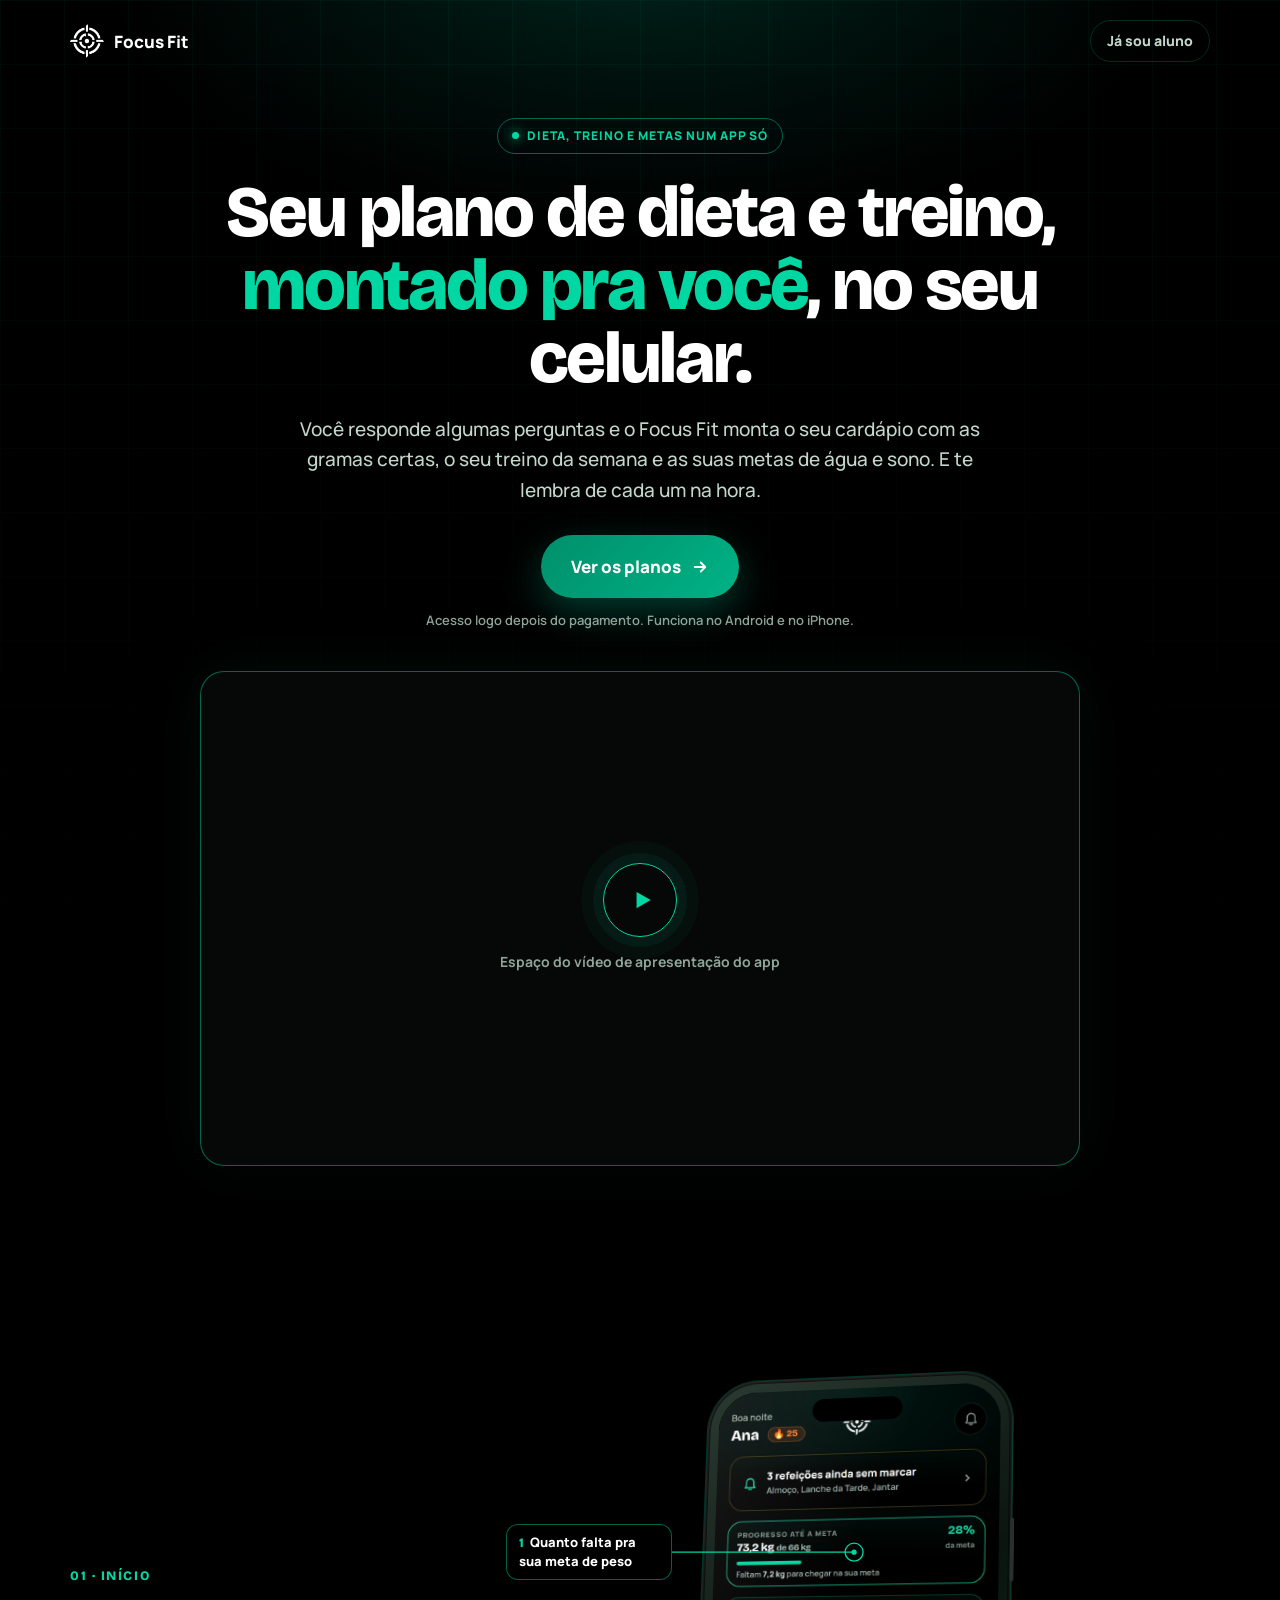
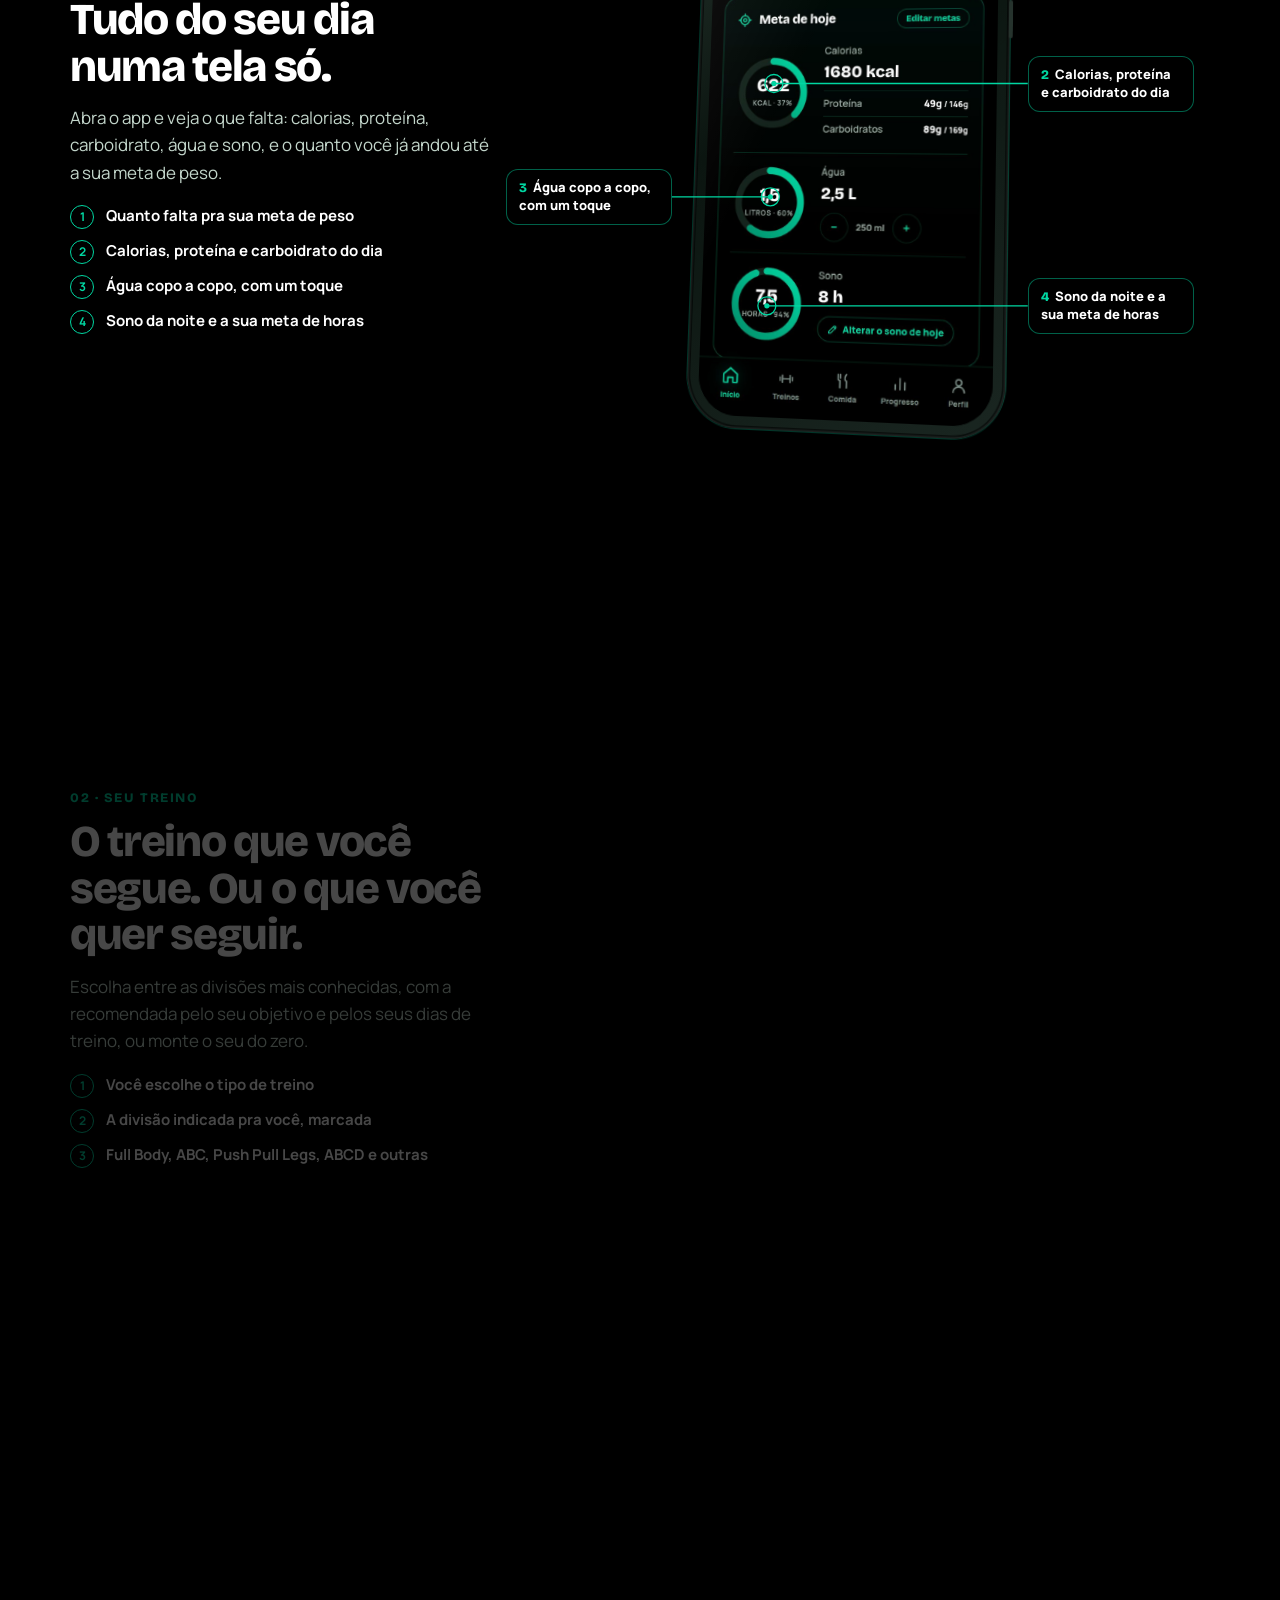
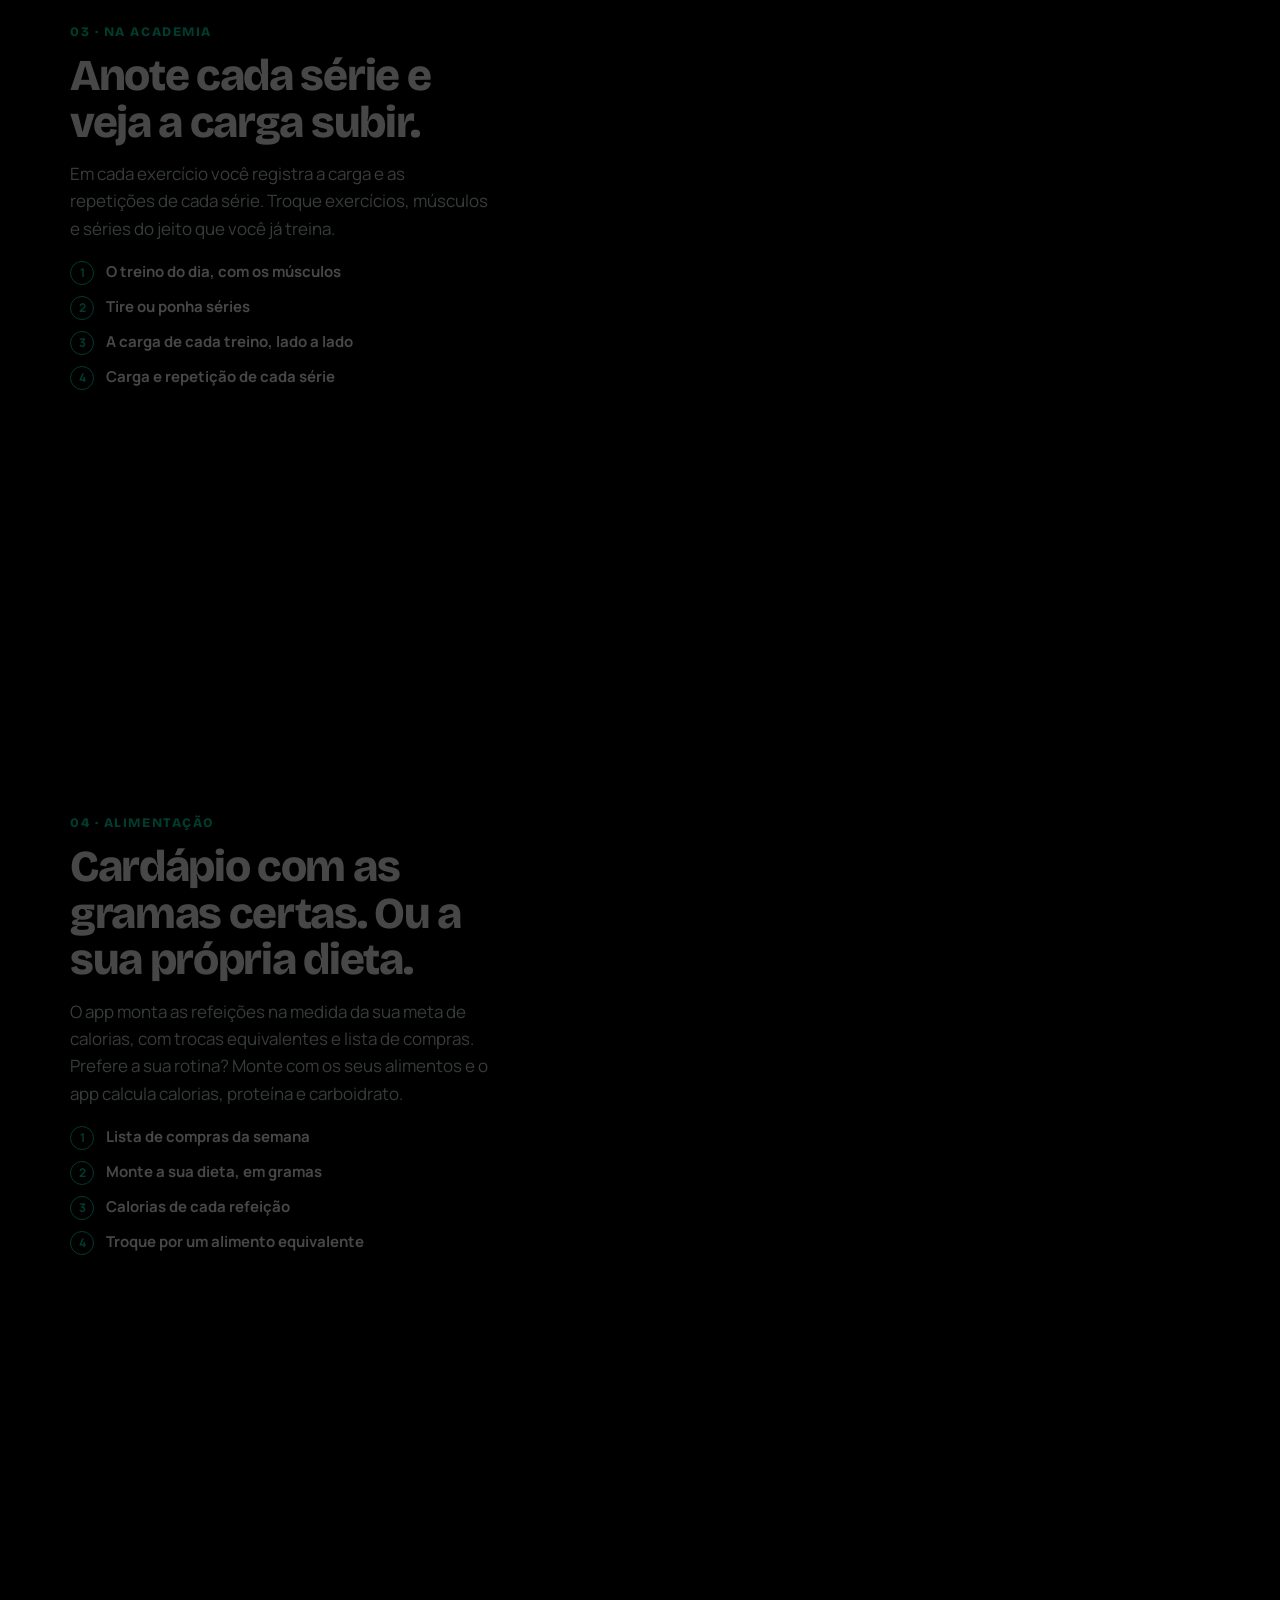
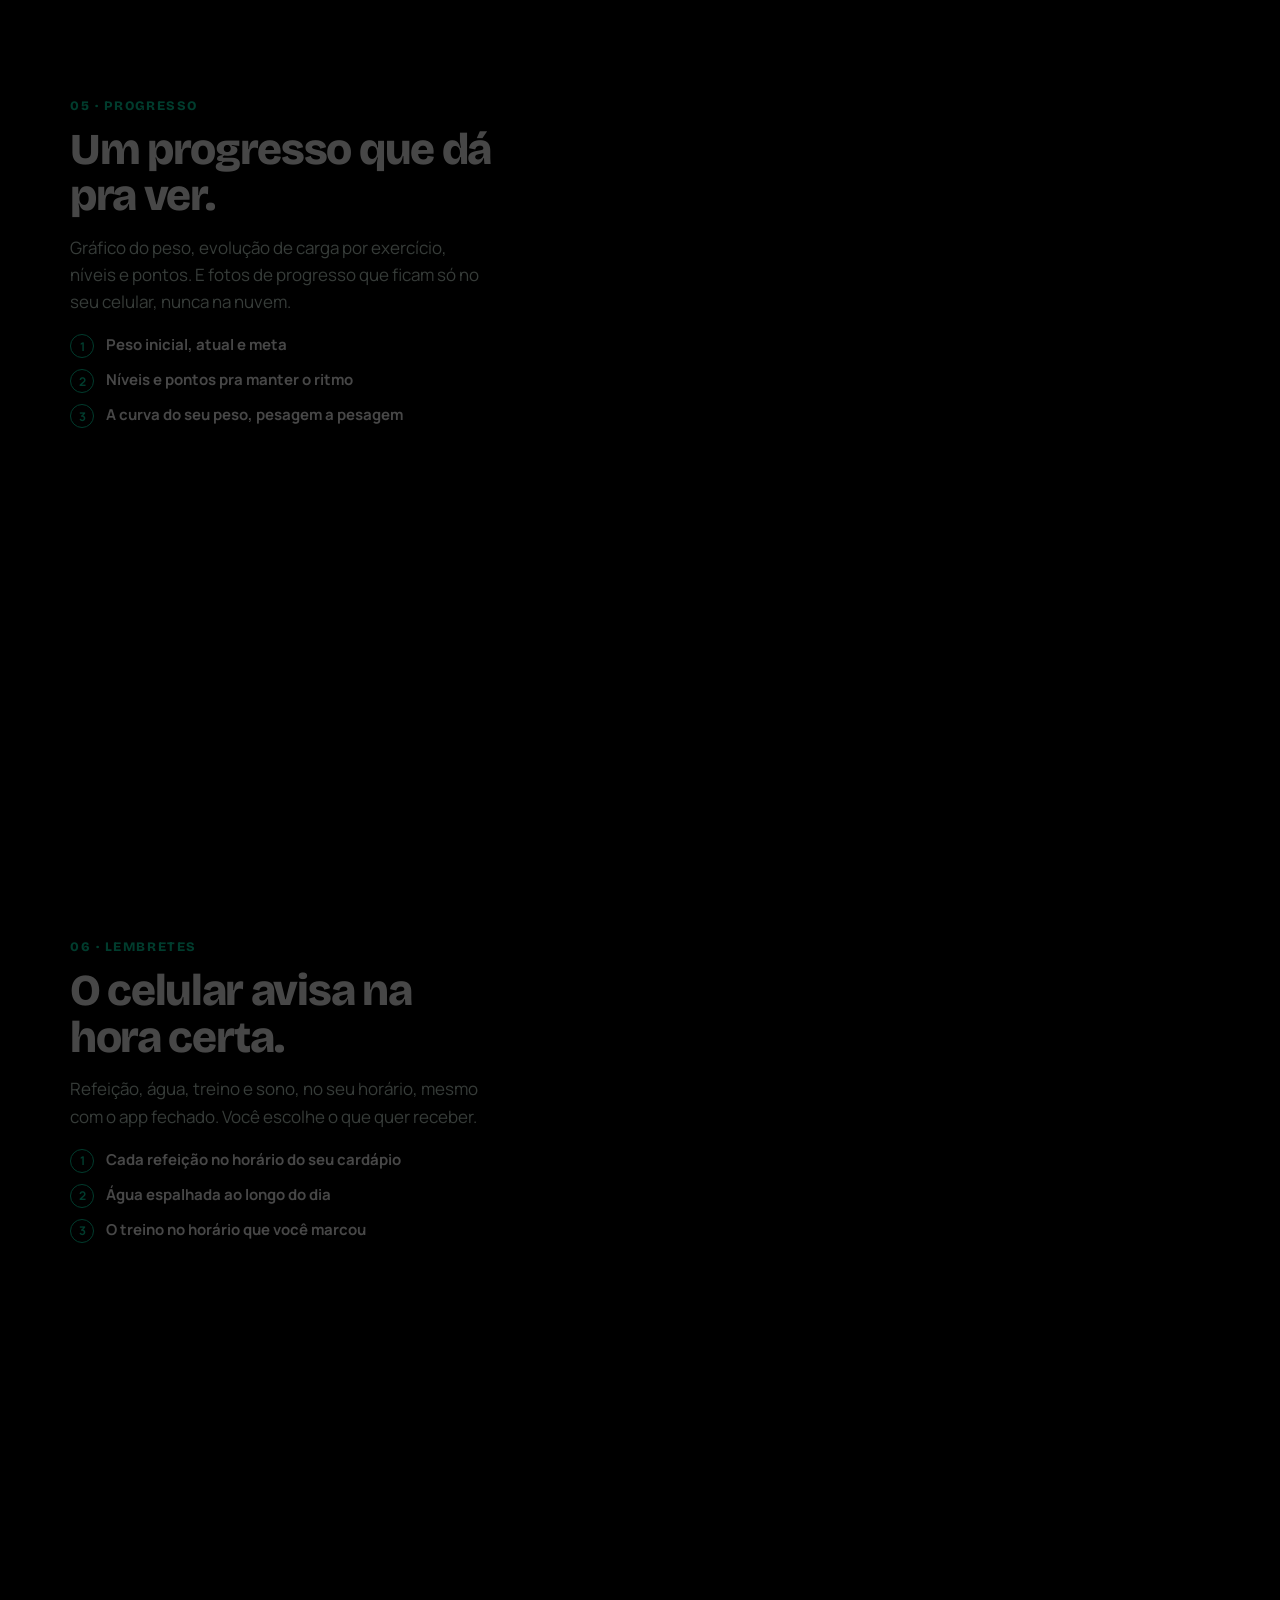
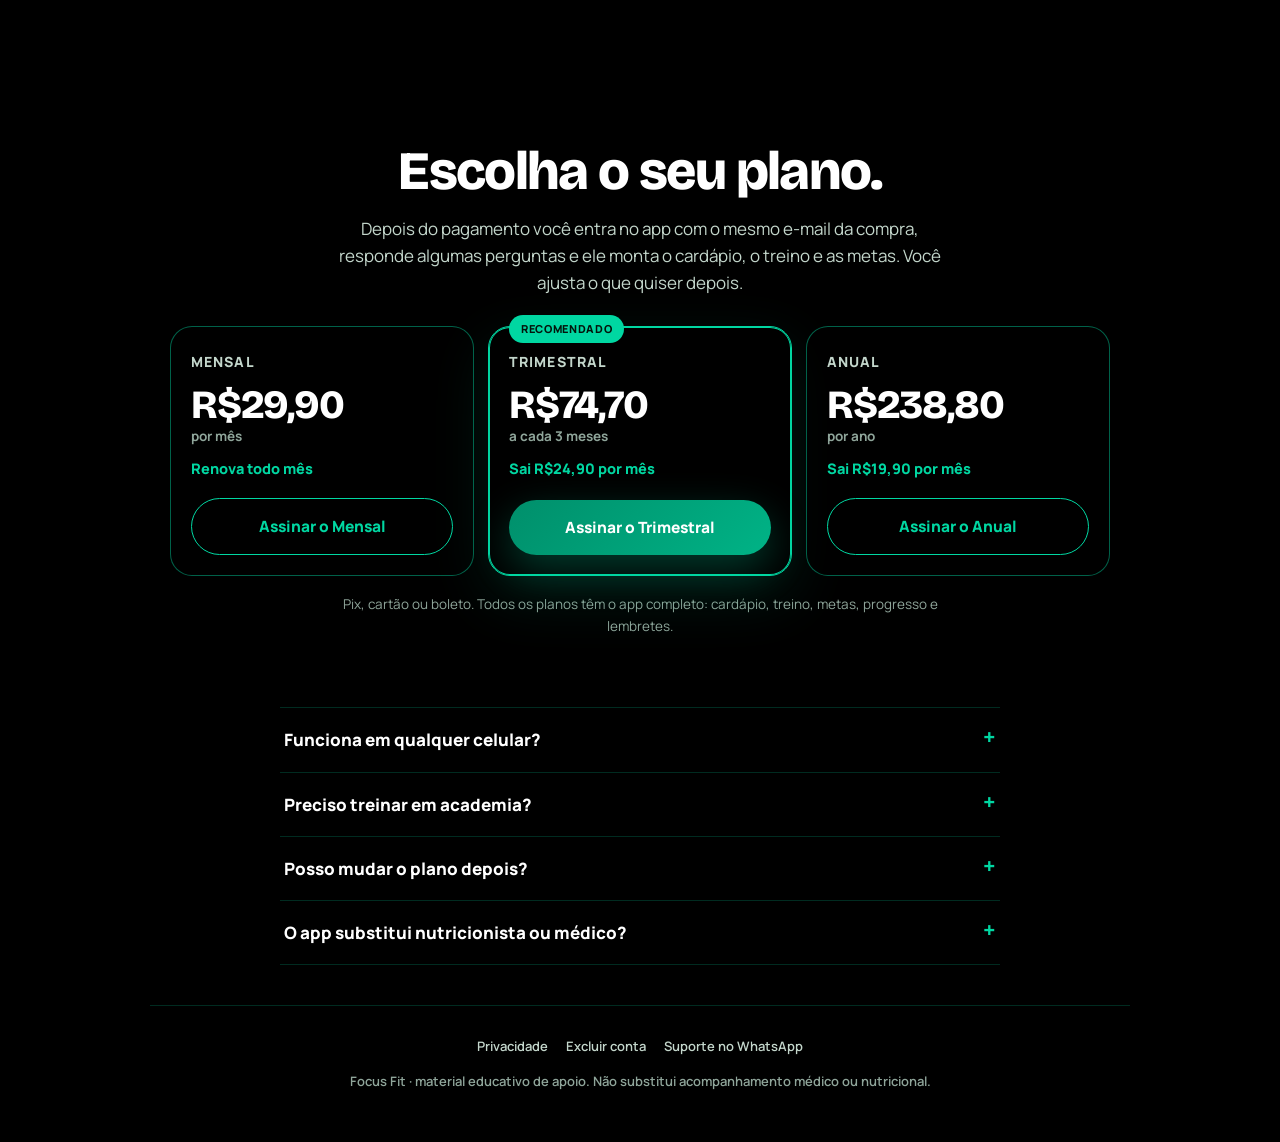
<file: conheca.html>
<!DOCTYPE html>
<html lang="pt-BR">
<head>
<meta charset="UTF-8">
<meta name="viewport" content="width=device-width, initial-scale=1, viewport-fit=cover">
<meta name="theme-color" content="#000000">
<title>Focus Fit · Seu plano de dieta e treino no celular</title>
<meta name="description" content="O Focus Fit monta o seu cardápio, o seu treino e as suas metas do dia, com lembretes no celular. Escolha o seu plano e comece hoje.">
<link rel="icon" href="icone-512.png" type="image/png">
<link rel="apple-touch-icon" href="icone-180.png">
<link rel="preconnect" href="https://fonts.googleapis.com">
<link rel="preconnect" href="https://fonts.gstatic.com" crossorigin>
<link href="https://fonts.googleapis.com/css2?family=Bricolage+Grotesque:opsz,wght@12..96,500;12..96,700;12..96,800&family=Manrope:wght@500;600;700;800&display=swap" rel="stylesheet">
<!--
  PÁGINA DE VENDAS DO APP (focusapp.com.br/conheca)

  O celular 3D acompanha a rolagem: gira um pouco conforme a pessoa desce
  e troca a tela a cada passo, com as linhas de "mira" apontando cada
  função. As telas são prints do próprio app (pasta vendas/), tirados com
  dados de exemplo.

  ⚠️ OS BOTÕES levam pra seção de planos (#planos), e cada plano vai direto
  pro checkout da Zuptos. Os links e os preços saem de PLANOS, no fim da
  página (os links são os mesmos de config.js). Os parâmetros da URL
  (utm_source, utm_campaign...) passam junto pro checkout, então o link
  de cada influenciador continua rastreável até a venda.

  ⚠️ VÍDEO: troque o bloco <div class="video-vazio"> dentro de #video
  pelo código de incorporação do vídeo (YouTube, Vimeo, VTurb). O espaço
  já tem proporção 16:9 e cantos arredondados.
-->
<style>
  :root{
    --preto:#000;--carvao:#060A08;--menta:#00D7A2;--menta-2:#00B386;--menta-3:#008F6B;
    --linha:rgba(0,215,162,.2);--linha-forte:rgba(0,215,162,.45);
    --tinta:#fff;--tinta-2:#C3D6CB;--cinza:#8FA59A;
    --fone-w:clamp(240px,23vw,300px);
    color-scheme:dark;
  }
  *{margin:0;padding:0;box-sizing:border-box;}
  html{scroll-behavior:smooth;}
  body{background:var(--preto);color:var(--tinta);font-family:'Manrope',system-ui,sans-serif;font-size:16px;line-height:1.6;
       overflow-x:hidden;-webkit-font-smoothing:antialiased;}
  img{display:block;max-width:100%;}
  a{color:inherit;}
  .display{font-family:'Bricolage Grotesque','Manrope',sans-serif;letter-spacing:-.03em;}

  /* fundo: a grade fina de mira e um brilho menta no topo */
  .atmosfera{position:fixed;inset:0;pointer-events:none;z-index:0;
    background:
      radial-gradient(60% 45% at 50% -5%, rgba(0,215,162,.16), transparent 70%),
      linear-gradient(rgba(0,215,162,.045) 1px, transparent 1px) 0 0/64px 64px,
      linear-gradient(90deg, rgba(0,215,162,.045) 1px, transparent 1px) 0 0/64px 64px;
    -webkit-mask-image:linear-gradient(#000 0%, rgba(0,0,0,.35) 60%, rgba(0,0,0,.15) 100%);
            mask-image:linear-gradient(#000 0%, rgba(0,0,0,.35) 60%, rgba(0,0,0,.15) 100%);}
  main,header,footer{position:relative;z-index:1;}

  /* ---------- topo ---------- */
  .barra{display:flex;align-items:center;justify-content:space-between;max-width:1180px;margin:0 auto;padding:20px 20px;}
  .marca{display:flex;align-items:center;gap:10px;font-weight:800;font-size:17px;text-decoration:none;}
  .marca img{width:34px;height:34px;}
  .entrar{font-size:14px;font-weight:800;color:var(--tinta-2);text-decoration:none;border:1px solid var(--linha);
    padding:9px 16px;border-radius:999px;transition:border-color .2s,color .2s;}
  .entrar:hover{border-color:var(--menta);color:var(--menta);}

  /* ---------- abertura ---------- */
  .abertura{max-width:980px;margin:0 auto;padding:36px 20px 40px;text-align:center;}
  .selo{display:inline-flex;align-items:center;gap:8px;padding:7px 14px;border-radius:999px;border:1px solid var(--linha-forte);
    color:var(--menta);font-size:12px;font-weight:800;letter-spacing:.08em;text-transform:uppercase;}
  .selo i{width:7px;height:7px;border-radius:50%;background:var(--menta);box-shadow:0 0 12px var(--menta);animation:pisca 2s infinite;}
  @keyframes pisca{50%{opacity:.35;}}
  h1{font-size:clamp(36px,6.4vw,72px);line-height:1.02;font-weight:800;margin:22px auto 18px;max-width:900px;}
  h1 em{font-style:normal;color:var(--menta);}
  .sub{font-size:clamp(16px,2vw,19px);color:var(--tinta-2);max-width:680px;margin:0 auto;font-weight:500;}
  .cta{display:inline-flex;align-items:center;justify-content:center;gap:10px;margin-top:30px;padding:18px 30px;border-radius:999px;
    background:linear-gradient(135deg,var(--menta-3),var(--menta-2));color:#fff;font-weight:800;font-size:17px;text-decoration:none;
    box-shadow:0 14px 40px rgba(0,215,162,.28);transition:transform .15s,box-shadow .2s;}
  .cta:hover{transform:translateY(-2px);box-shadow:0 18px 50px rgba(0,215,162,.38);}
  .cta svg{width:18px;height:18px;}
  .cta-nota{display:block;margin-top:12px;font-size:13px;color:var(--cinza);font-weight:600;}

  #video{position:relative;margin:40px auto 0;max-width:880px;aspect-ratio:16/9;border-radius:24px;overflow:hidden;
    border:1px solid var(--linha-forte);background:#050807;box-shadow:0 30px 80px rgba(0,0,0,.7),0 0 60px rgba(0,215,162,.08);}
  #video iframe,#video video{position:absolute;inset:0;width:100%;height:100%;border:0;}
  .video-vazio{position:absolute;inset:0;display:flex;flex-direction:column;align-items:center;justify-content:center;gap:14px;
    color:var(--cinza);font-weight:700;font-size:14px;}
  .video-vazio .play{width:74px;height:74px;border-radius:50%;border:1.5px solid var(--menta);display:flex;align-items:center;justify-content:center;
    box-shadow:0 0 0 10px rgba(0,215,162,.06),0 0 0 22px rgba(0,215,162,.03);}
  .video-vazio .play svg{width:26px;height:26px;margin-left:4px;color:var(--menta);}

  /* ---------- a história com o celular ---------- */
  .historia{display:grid;grid-template-columns:minmax(0,.82fr) minmax(0,1.4fr);max-width:1180px;margin:40px auto 0;padding:0 20px;}
  .passos{padding:10vh 0 20vh;}
  .passo{min-height:92vh;display:flex;flex-direction:column;justify-content:center;max-width:430px;opacity:.28;
    transition:opacity .5s;}
  .passo.on{opacity:1;}
  .passo .n{font-family:'Bricolage Grotesque',sans-serif;font-size:13px;font-weight:800;color:var(--menta);letter-spacing:.12em;}
  .passo h2{font-size:clamp(30px,3.6vw,44px);line-height:1.06;font-weight:800;margin:10px 0 14px;}
  .passo p{color:var(--tinta-2);font-size:17px;}
  .passo ul{list-style:none;margin-top:18px;display:grid;gap:10px;}
  .passo li{display:flex;gap:12px;align-items:flex-start;font-size:15px;font-weight:700;color:var(--tinta);}
  .passo li b{flex-shrink:0;width:24px;height:24px;border-radius:50%;border:1px solid var(--menta);color:var(--menta);font-size:12px;
    display:flex;align-items:center;justify-content:center;margin-top:1px;}

  .palco-wrap{position:sticky;top:0;height:100vh;}
  .palco{position:absolute;inset:0;display:flex;align-items:center;justify-content:center;perspective:1500px;}
  .fone{position:relative;width:var(--fone-w);aspect-ratio:390/844;transform-style:preserve-3d;
    transform:rotateY(var(--ry,-14deg)) rotateX(var(--rx,6deg)) rotateZ(var(--rz,0deg));will-change:transform;}
  /* a espessura: duas chapas atrás da frente, que aparecem quando ele gira */
  .fone .chapa{position:absolute;inset:-12px;border-radius:52px;background:linear-gradient(145deg,#1d2622,#07100c 60%,#0e1713);}
  .fone .chapa.c1{transform:translateZ(-6px);filter:brightness(.8);}
  .fone .chapa.c2{transform:translateZ(-12px);filter:brightness(.55);box-shadow:0 60px 90px rgba(0,0,0,.8);}
  .fone .frente{position:absolute;inset:-12px;border-radius:52px;padding:12px;
    background:linear-gradient(145deg,#2b3a33,#0b1510 45%,#1a2621);
    box-shadow:inset 0 0 0 1.5px rgba(255,255,255,.08),inset 0 0 0 3px rgba(0,0,0,.6),0 0 0 1px rgba(0,215,162,.25);}
  .fone .tela{position:relative;width:100%;height:100%;border-radius:40px;overflow:hidden;background:#000;}
  .fone .ilha{position:absolute;top:10px;left:50%;transform:translateX(-50%);width:32%;height:24px;border-radius:20px;background:#000;z-index:5;}
  .fone .brilho{position:absolute;inset:0;border-radius:40px;pointer-events:none;z-index:4;
    background:linear-gradient(115deg,rgba(255,255,255,.12) 0%,rgba(255,255,255,0) 32%,rgba(255,255,255,0) 70%,rgba(255,255,255,.05) 100%);
    background-size:220% 100%;background-position:var(--bx,40%) 0;}
  .fone .botao{position:absolute;right:-15px;width:4px;border-radius:2px;background:#26332d;}
  .fone .b1{top:22%;height:10%;} .fone .b2{top:35%;height:6%;}
  .tela-app{position:absolute;inset:0;opacity:0;transform:translateY(5%) scale(.97);transition:opacity .55s ease,transform .7s cubic-bezier(.2,.8,.2,1);}
  .tela-app.on{opacity:1;transform:none;}
  .tela-app img{width:100%;height:100%;object-fit:cover;object-position:top;}

  /* tela de bloqueio desenhada, pros lembretes */
  /* tela de bloqueio desenhada, pros lembretes: medidas em cqw (% da
     largura da tela do celular), pra ficar igual em qualquer tamanho */
  .tela{container-type:inline-size;}
  .bloqueio{background:radial-gradient(90% 60% at 50% 0%,#0b3a2d,#000 70%);display:flex;flex-direction:column;align-items:center;padding:14cqw 6cqw 0;}
  .bloqueio .hora{font-family:'Bricolage Grotesque',sans-serif;font-size:20cqw;font-weight:700;line-height:1;margin-top:2cqw;}
  .bloqueio .dia{font-size:4cqw;color:var(--tinta-2);font-weight:700;margin-bottom:6cqw;}
  .aviso{width:100%;display:flex;gap:3cqw;align-items:flex-start;background:rgba(20,30,26,.78);backdrop-filter:blur(8px);
    border:1px solid rgba(255,255,255,.06);border-radius:5cqw;padding:3.4cqw 3.6cqw;margin-bottom:2.6cqw;text-align:left;}
  .aviso img{width:8.5cqw;height:8.5cqw;border-radius:2.4cqw;background:#000;padding:1.2cqw;flex-shrink:0;}
  .aviso div{flex:1;min-width:0;}
  .aviso b{display:block;font-size:3.9cqw;line-height:1.25;}
  .aviso span{display:block;font-size:3.5cqw;color:var(--tinta-2);line-height:1.35;margin-top:.6cqw;}
  .aviso small{font-size:3cqw;color:var(--cinza);font-weight:700;white-space:nowrap;}

  /* as miras: rótulo, linha e o alvo em cima da função */
  .miras{position:absolute;inset:0;pointer-events:none;}
  .miras svg{position:absolute;inset:0;width:100%;height:100%;overflow:visible;}
  .miras path{fill:none;stroke:var(--menta);stroke-width:1.3;stroke-dasharray:var(--len,600);stroke-dashoffset:var(--len,600);
    transition:stroke-dashoffset .9s cubic-bezier(.3,.7,.2,1) var(--atraso,0s);}
  .miras .ativa path{stroke-dashoffset:0;}
  .miras .alvo circle{fill:none;stroke:var(--menta);stroke-width:1.3;opacity:0;transform-box:fill-box;transform-origin:center;
    transform:scale(.3);transition:opacity .3s var(--atraso2,0s),transform .5s cubic-bezier(.2,.9,.3,1.3) var(--atraso2,0s);}
  .miras .alvo circle.ponto{fill:var(--menta);stroke:none;}
  .miras .ativa .alvo circle{opacity:1;transform:none;}
  .rotulo{position:absolute;max-width:clamp(128px,13vw,188px);font-size:13px;font-weight:800;line-height:1.35;color:var(--tinta);
    padding:9px 12px;border-radius:12px;border:1px solid var(--linha-forte);background:rgba(0,0,0,.82);
    opacity:0;transform:translateY(6px);transition:opacity .4s var(--atraso2,0s),transform .4s var(--atraso2,0s);}
  .rotulo.on{opacity:1;transform:none;}
  .rotulo i{font-style:normal;color:var(--menta);margin-right:6px;font-family:'Bricolage Grotesque',sans-serif;}
  .pino{position:absolute;width:24px;height:24px;margin:-12px 0 0 -12px;border-radius:50%;border:1.5px solid var(--menta);background:rgba(0,0,0,.75);
    color:var(--menta);font-size:11px;font-weight:800;display:none;align-items:center;justify-content:center;opacity:0;transition:opacity .3s;}
  .pino.on{opacity:1;box-shadow:0 0 0 6px rgba(0,215,162,.15);}

  /* ---------- fim ---------- */
  .faixa{max-width:980px;margin:0 auto;padding:60px 20px;text-align:center;}
  .faixa h2{font-size:clamp(32px,4.4vw,54px);line-height:1.05;font-weight:800;}
  .faixa p{color:var(--tinta-2);max-width:620px;margin:14px auto 0;font-size:17px;}
  .planos{display:grid;grid-template-columns:repeat(3,minmax(0,1fr));gap:14px;margin-top:30px;text-align:left;}
  .plano{position:relative;border:1px solid var(--linha-forte);border-radius:22px;padding:24px 20px 20px;background:rgba(0,0,0,.6);
    display:flex;flex-direction:column;}
  .plano.destaque{border-color:var(--menta);box-shadow:0 0 0 1px var(--menta) inset,0 20px 60px rgba(0,215,162,.12);}
  .plano-selo{position:absolute;top:-12px;left:20px;padding:5px 12px;border-radius:999px;background:var(--menta);color:#04150C;
    font-size:11px;font-weight:800;letter-spacing:.06em;text-transform:uppercase;}
  .plano-nome{font-size:14px;font-weight:800;color:var(--tinta-2);text-transform:uppercase;letter-spacing:.08em;}
  .plano-preco{font-size:40px;font-weight:800;line-height:1.05;margin-top:10px;}
  .plano-periodo{font-size:13.5px;color:var(--cinza);font-weight:700;}
  .plano-obs{font-size:14.5px;color:var(--menta);font-weight:800;margin:10px 0 18px;min-height:22px;}
  .plano-btn{margin-top:auto;width:100%;padding:15px 18px;font-size:15.5px;}
  .plano:not(.destaque) .plano-btn{background:#000;border:1px solid var(--menta);color:var(--menta);box-shadow:none;}
  .plano-off{margin-top:auto;font-size:13px;color:var(--cinza);font-weight:700;}
  .planos-nota{font-size:13.5px !important;color:var(--cinza) !important;margin-top:18px !important;}
  @media (max-width:760px){
    .planos{grid-template-columns:1fr;gap:18px;}
    .plano.destaque{order:-1;}
  }
  .perguntas{max-width:760px;margin:10px auto 0;padding:0 20px 40px;}
  .perguntas details{border-top:1px solid var(--linha);padding:18px 4px;}
  .perguntas details:last-child{border-bottom:1px solid var(--linha);}
  .perguntas summary{cursor:pointer;list-style:none;font-weight:800;font-size:17px;display:flex;justify-content:space-between;gap:16px;}
  .perguntas summary::-webkit-details-marker{display:none;}
  .perguntas summary::after{content:'+';color:var(--menta);font-size:22px;line-height:1;transition:transform .2s;}
  .perguntas details[open] summary::after{transform:rotate(45deg);}
  .perguntas details p{color:var(--tinta-2);margin-top:10px;font-size:15.5px;}
  footer{max-width:980px;margin:0 auto;padding:30px 20px 50px;text-align:center;color:var(--cinza);font-size:13px;font-weight:600;border-top:1px solid var(--linha);}
  footer nav{display:flex;gap:18px;justify-content:center;flex-wrap:wrap;margin-bottom:14px;}
  footer a{color:var(--tinta-2);text-decoration:none;}
  footer a:hover{color:var(--menta);}

  /* entrada da abertura */
  .entra{opacity:0;transform:translateY(18px);animation:entra .9s cubic-bezier(.2,.8,.2,1) forwards;}
  .entra:nth-child(2){animation-delay:.08s;} .entra:nth-child(3){animation-delay:.18s;}
  .entra:nth-child(4){animation-delay:.28s;} .entra:nth-child(5){animation-delay:.38s;}
  @keyframes entra{to{opacity:1;transform:none;}}

  /* ---------- celular ---------- */
  @media (max-width:900px){
    :root{--fone-w:min(52vw,236px);}
    .historia{display:flex;flex-direction:column;padding:0 16px;}
    .palco-wrap{order:-1;height:64vh;top:0;z-index:2;
      background:linear-gradient(#000 70%, rgba(0,0,0,0));}
    .passos{padding:2vh 0 30vh;position:relative;z-index:1;}
    .passo{min-height:62vh;justify-content:flex-start;padding-top:4vh;max-width:none;}
    .passo h2{font-size:28px;}
    .passo p{font-size:15.5px;}
    .rotulo,.miras svg{display:none;}
    .pino{display:flex;}
    .barra{padding:16px;}
    .abertura{padding:22px 16px 30px;}
    #video{border-radius:18px;margin-top:28px;}
  }
  @media (prefers-reduced-motion: reduce){
    .entra{animation:none;opacity:1;transform:none;}
    .tela-app,.miras path,.rotulo{transition:none;}
    .selo i{animation:none;}
  }
</style>
</head>
<body>
<div class="atmosfera" aria-hidden="true"></div>

<header class="barra">
  <a class="marca" href="#topo" aria-label="Focus Fit"><img src="logo-mira.png" alt=""> Focus Fit</a>
  <a class="entrar" href="/">Já sou aluno</a>
</header>

<main id="topo">
  <section class="abertura">
    <div class="selo entra"><i></i> Dieta, treino e metas num app só</div>
    <h1 class="display entra">Seu plano de dieta e treino, <em>montado pra você</em>, no seu celular.</h1>
    <p class="sub entra">Você responde algumas perguntas e o Focus Fit monta o seu cardápio com as gramas certas, o seu treino da semana e as suas metas de água e sono. E te lembra de cada um na hora.</p>
    <div class="entra">
      <a class="cta" href="#planos">Ver os planos
        <svg viewBox="0 0 24 24" fill="none" stroke="currentColor" stroke-width="2.4" stroke-linecap="round" stroke-linejoin="round"><path d="M5 12h14M13 6l6 6-6 6"/></svg>
      </a>
      <span class="cta-nota">Acesso logo depois do pagamento. Funciona no Android e no iPhone.</span>
    </div>

    <div id="video" class="entra">
      <!-- COLE AQUI O VÍDEO: troque este div pelo código de incorporação -->
      <div class="video-vazio">
        <span class="play"><svg viewBox="0 0 24 24" fill="currentColor"><path d="M7 4.5v15l13-7.5z"/></svg></span>
        Espaço do vídeo de apresentação do app
      </div>
    </div>
  </section>

  <section class="historia" id="historia">
    <div class="passos" id="passos">
      <article class="passo" data-tela="0">
        <span class="n">01 · INÍCIO</span>
        <h2 class="display">Tudo do seu dia numa tela só.</h2>
        <p>Abra o app e veja o que falta: calorias, proteína, carboidrato, água e sono, e o quanto você já andou até a sua meta de peso.</p>
        <ul>
          <li><b>1</b>Quanto falta pra sua meta de peso</li>
          <li><b>2</b>Calorias, proteína e carboidrato do dia</li>
          <li><b>3</b>Água copo a copo, com um toque</li>
          <li><b>4</b>Sono da noite e a sua meta de horas</li>
        </ul>
      </article>
      <article class="passo" data-tela="1">
        <span class="n">02 · SEU TREINO</span>
        <h2 class="display">O treino que você segue. Ou o que você quer seguir.</h2>
        <p>Escolha entre as divisões mais conhecidas, com a recomendada pelo seu objetivo e pelos seus dias de treino, ou monte o seu do zero.</p>
        <ul>
          <li><b>1</b>Você escolhe o tipo de treino</li>
          <li><b>2</b>A divisão indicada pra você, marcada</li>
          <li><b>3</b>Full Body, ABC, Push Pull Legs, ABCD e outras</li>
        </ul>
      </article>
      <article class="passo" data-tela="2">
        <span class="n">03 · NA ACADEMIA</span>
        <h2 class="display">Anote cada série e veja a carga subir.</h2>
        <p>Em cada exercício você registra a carga e as repetições de cada série. Troque exercícios, músculos e séries do jeito que você já treina.</p>
        <ul>
          <li><b>1</b>O treino do dia, com os músculos</li>
          <li><b>2</b>Tire ou ponha séries</li>
          <li><b>3</b>A carga de cada treino, lado a lado</li>
          <li><b>4</b>Carga e repetição de cada série</li>
        </ul>
      </article>
      <article class="passo" data-tela="3">
        <span class="n">04 · ALIMENTAÇÃO</span>
        <h2 class="display">Cardápio com as gramas certas. Ou a sua própria dieta.</h2>
        <p>O app monta as refeições na medida da sua meta de calorias, com trocas equivalentes e lista de compras. Prefere a sua rotina? Monte com os seus alimentos e o app calcula calorias, proteína e carboidrato.</p>
        <ul>
          <li><b>1</b>Lista de compras da semana</li>
          <li><b>2</b>Monte a sua dieta, em gramas</li>
          <li><b>3</b>Calorias de cada refeição</li>
          <li><b>4</b>Troque por um alimento equivalente</li>
        </ul>
      </article>
      <article class="passo" data-tela="4">
        <span class="n">05 · PROGRESSO</span>
        <h2 class="display">Um progresso que dá pra ver.</h2>
        <p>Gráfico do peso, evolução de carga por exercício, níveis e pontos. E fotos de progresso que ficam só no seu celular, nunca na nuvem.</p>
        <ul>
          <li><b>1</b>Peso inicial, atual e meta</li>
          <li><b>2</b>Níveis e pontos pra manter o ritmo</li>
          <li><b>3</b>A curva do seu peso, pesagem a pesagem</li>
        </ul>
      </article>
      <article class="passo" data-tela="5">
        <span class="n">06 · LEMBRETES</span>
        <h2 class="display">O celular avisa na hora certa.</h2>
        <p>Refeição, água, treino e sono, no seu horário, mesmo com o app fechado. Você escolhe o que quer receber.</p>
        <ul>
          <li><b>1</b>Cada refeição no horário do seu cardápio</li>
          <li><b>2</b>Água espalhada ao longo do dia</li>
          <li><b>3</b>O treino no horário que você marcou</li>
        </ul>
      </article>
    </div>

    <div class="palco-wrap">
      <div class="palco" id="palco">
        <div class="fone" id="fone">
          <div class="chapa c2"></div><div class="chapa c1"></div>
          <div class="frente">
            <div class="tela" id="tela">
              <div class="ilha"></div>
              <div class="tela-app on"><img src="vendas/tela-inicio.jpg" alt="Tela inicial do Focus Fit com as metas do dia"></div>
              <div class="tela-app"><img src="vendas/tela-escolha.jpg" alt="Escolha do tipo de treino" loading="lazy"></div>
              <div class="tela-app"><img src="vendas/tela-treinos.jpg" alt="Treino do dia com as cargas de cada série" loading="lazy"></div>
              <div class="tela-app"><img src="vendas/tela-alimentacao.jpg" alt="Cardápio do dia com as refeições" loading="lazy"></div>
              <div class="tela-app"><img src="vendas/tela-peso.jpg" alt="Gráfico da evolução do peso" loading="lazy"></div>
              <div class="tela-app bloqueio" aria-label="Lembretes na tela de bloqueio">
                <div class="hora">07:00</div>
                <div class="dia">segunda-feira</div>
                <div class="aviso"><img src="logo-mira.png" alt=""><div><b>Café da Manhã</b><span>Hora da sua refeição. Abra o app e marque o que comeu.</span></div><small>agora</small></div>
                <div class="aviso"><img src="logo-mira.png" alt=""><div><b>Hora de beber água</b><span>Um copo agora e você segue no ritmo de 2,5 L hoje.</span></div><small>2 h</small></div>
                <div class="aviso"><img src="logo-mira.png" alt=""><div><b>Treino de Glúteos e Posterior</b><span>Seu horário de treino chegou. Veja os exercícios de hoje.</span></div><small>ontem</small></div>
              </div>
              <div class="brilho"></div>
              <!-- marcadores: pontos dentro da tela que o JS usa pra saber onde a mira aponta, já com o giro 3D -->
              <div id="marcas"></div>
            </div>
          </div>
          <span class="botao b1"></span><span class="botao b2"></span>
        </div>
        <div class="miras" id="miras"><svg id="linhas"></svg></div>
      </div>
    </div>
  </section>

  <section class="faixa planos-sec" id="planos">
    <h2 class="display">Escolha o seu plano.</h2>
    <p>Depois do pagamento você entra no app com o mesmo e-mail da compra, responde algumas perguntas e ele monta o cardápio, o treino e as metas. Você ajusta o que quiser depois.</p>
    <div class="planos" id="lista-planos"></div>
    <p class="planos-nota">Pix, cartão ou boleto. Todos os planos têm o app completo: cardápio, treino, metas, progresso e lembretes.</p>
  </section>

  <section class="perguntas">
    <details><summary>Funciona em qualquer celular?</summary>
      <p>Funciona no Android e no iPhone, pelo navegador. Você instala na tela inicial e ele abre como um app, com os lembretes no celular.</p></details>
    <details><summary>Preciso treinar em academia?</summary>
      <p>Não. Nas perguntas do começo você diz onde treina, e o app monta o treino pra academia ou pra casa, com peso do corpo e elástico.</p></details>
    <details><summary>Posso mudar o plano depois?</summary>
      <p>Pode. Dentro do app você troca o tipo de treino, os músculos, os exercícios, as séries, os horários das refeições, as metas e até monta a sua própria dieta.</p></details>
    <details><summary>O app substitui nutricionista ou médico?</summary>
      <p>Não. O Focus Fit é material educativo de apoio: não é consulta, não fecha diagnóstico e não substitui acompanhamento profissional. Resultados variam de pessoa para pessoa.</p></details>
  </section>
</main>

<footer>
  <nav>
    <a href="/privacidade">Privacidade</a>
    <a href="/excluir-conta">Excluir conta</a>
    <a href="https://wa.me/5541987975115" target="_blank" rel="noopener">Suporte no WhatsApp</a>
  </nav>
  Focus Fit · material educativo de apoio. Não substitui acompanhamento médico ou nutricional.
</footer>

<script src="config.js"></script>
<script>
/* os planos, com os mesmos preços da tela de assinatura do app. Os
   links vêm de config.js (CHECKOUT_URL_*), que é onde eles moram pro app
   inteiro: trocou lá, troca aqui. Os parâmetros da URL desta página
   (utm_*, xcod, sck) vão junto pro checkout, pra venda chegar na UTMify
   com o nome do influenciador. */
const PLANOS = [
  { chave: 'CHECKOUT_URL_MENSAL',     nome: 'Mensal',     preco: 'R$29,90', periodo: 'por mês',  obs: 'Renova todo mês' },
  { chave: 'CHECKOUT_URL_TRIMESTRAL', nome: 'Trimestral', preco: 'R$74,70', periodo: 'a cada 3 meses', obs: 'Sai R$24,90 por mês', selo: 'Recomendado' },
  { chave: 'CHECKOUT_URL_ANUAL',      nome: 'Anual',      preco: 'R$238,80', periodo: 'por ano', obs: 'Sai R$19,90 por mês' }
];

(function () {
  const qs = location.search.replace(/^\?/, '');
  const link = url => url + (qs ? (url.includes('?') ? '&' : '?') + qs : '');
  const cfg = typeof CONFIG !== 'undefined' ? CONFIG : {};
  document.getElementById('lista-planos').innerHTML = PLANOS.map(p => {
    const url = cfg[p.chave];
    return `
      <div class="plano ${p.selo ? 'destaque' : ''}">
        ${p.selo ? `<span class="plano-selo">${p.selo}</span>` : ''}
        <div class="plano-nome">${p.nome}</div>
        <div class="plano-preco display">${p.preco}</div>
        <div class="plano-periodo">${p.periodo}</div>
        <div class="plano-obs">${p.obs}</div>
        ${url ? `<a class="cta plano-btn" href="${link(url)}">Assinar o ${p.nome}</a>`
              : `<span class="plano-off">Link de pagamento ainda não configurado</span>`}
      </div>`;
  }).join('');
})();

/* ---------- as miras de cada tela ----------
   x e y em % da tela do app (390 × 844). `lado`: onde fica o rótulo. */
const MIRAS = [
  [ { x: 50, y: 27, lado: 'esq', t: 'Quanto falta pra sua meta de peso' },
    { x: 23, y: 48, lado: 'dir', t: 'Calorias, proteína e carboidrato do dia' },
    { x: 23, y: 66, lado: 'esq', t: 'Água copo a copo, com um toque' },
    { x: 23, y: 83, lado: 'dir', t: 'Sono da noite e a sua meta de horas' } ],
  [ { x: 44, y: 18, lado: 'esq', t: 'Você escolhe o tipo de treino' },
    { x: 50, y: 32, lado: 'dir', t: 'A divisão indicada pra você, marcada' },
    { x: 30, y: 58, lado: 'esq', t: 'Full Body, ABC, Push Pull Legs e outras' } ],
  [ { x: 45, y: 14, lado: 'esq', t: 'O treino do dia, com os músculos' },
    { x: 86, y: 28, lado: 'dir', t: 'Tire ou ponha séries' },
    { x: 22, y: 34, lado: 'esq', t: 'A carga de cada treino, lado a lado' },
    { x: 60, y: 51, lado: 'dir', t: 'Carga e repetição de cada série' } ],
  [ { x: 50, y: 9,  lado: 'esq', t: 'Lista de compras da semana' },
    { x: 50, y: 19, lado: 'dir', t: 'Monte a sua dieta, em gramas' },
    { x: 84, y: 40, lado: 'dir', t: 'Calorias de cada refeição' },
    { x: 38, y: 75, lado: 'esq', t: 'Troque por um alimento equivalente' } ],
  [ { x: 50, y: 11, lado: 'esq', t: 'Peso inicial, atual e meta' },
    { x: 50, y: 28, lado: 'dir', t: 'Níveis e pontos pra manter o ritmo' },
    { x: 60, y: 53, lado: 'esq', t: 'A curva do seu peso, pesagem a pesagem' } ],
  [ { x: 50, y: 27, lado: 'dir', t: 'Cada refeição no horário do seu cardápio' },
    { x: 50, y: 36, lado: 'esq', t: 'Água espalhada ao longo do dia' },
    { x: 50, y: 49, lado: 'dir', t: 'O treino no horário que você marcou' } ]
];

const Palco = {
  atual: -1,
  fone: document.getElementById('fone'),
  palco: document.getElementById('palco'),
  miras: document.getElementById('miras'),
  svg: document.getElementById('linhas'),
  marcas: document.getElementById('marcas'),
  telas: [...document.querySelectorAll('.tela-app')],
  quieto: matchMedia('(prefers-reduced-motion: reduce)').matches,

  mostrar(i) {
    if (i === this.atual) return;
    this.atual = i;
    this.telas.forEach((t, k) => t.classList.toggle('on', k === i));
    document.querySelectorAll('.passo').forEach((p, k) => p.classList.toggle('on', k === i));
    this.montarMiras();
  },

  /* cria os marcadores dentro da tela (eles giram junto com o celular) e
     os rótulos, as linhas e os alvos em volta */
  montarMiras() {
    const lista = MIRAS[this.atual] || [];
    this.marcas.innerHTML = lista.map(m => `<i style="position:absolute;left:${m.x}%;top:${m.y}%;width:1px;height:1px"></i>`).join('');
    this.miras.querySelectorAll('.rotulo,.pino').forEach(e => e.remove());
    this.svg.innerHTML = '';
    lista.forEach((m, k) => {
      const r = document.createElement('div');
      r.className = 'rotulo';
      r.innerHTML = `<i>${k + 1}</i>${m.t}`;
      r.style.setProperty('--atraso2', (0.25 + k * 0.12) + 's');
      this.miras.appendChild(r);
      const p = document.createElement('div');
      p.className = 'pino';
      p.textContent = k + 1;
      this.miras.appendChild(p);
      const g = document.createElementNS('http://www.w3.org/2000/svg', 'g');
      g.innerHTML = `<path/><g class="alvo"><circle r="9"/><circle class="ponto" r="2.6"/></g>`;
      g.style.setProperty('--atraso', (k * 0.12) + 's');
      g.style.setProperty('--atraso2', (0.55 + k * 0.12) + 's');
      this.svg.appendChild(g);
    });
    this.posicionar(true);
    requestAnimationFrame(() => requestAnimationFrame(() => {
      this.svg.querySelectorAll(':scope > g').forEach(g => g.classList.add('ativa'));
      this.miras.querySelectorAll('.rotulo,.pino').forEach(e => e.classList.add('on'));
    }));
  },

  /* a cada quadro: onde cada ponto da tela está agora (com o giro), e a
     linha do rótulo até ele */
  posicionar(novo) {
    const lista = MIRAS[this.atual] || [];
    const base = this.palco.getBoundingClientRect();
    const fone = this.fone.getBoundingClientRect();
    const marcas = [...this.marcas.children];
    const rotulos = [...this.miras.querySelectorAll('.rotulo')];
    const pinos = [...this.miras.querySelectorAll('.pino')];
    const grupos = [...this.svg.querySelectorAll(':scope > g')];
    const usados = { esq: [], dir: [] };
    lista.forEach((m, k) => {
      const mk = marcas[k]; if (!mk) return;
      const r = mk.getBoundingClientRect();
      const px = r.left - base.left, py = r.top - base.top;
      if (pinos[k]) { pinos[k].style.left = px + 'px'; pinos[k].style.top = py + 'px'; }
      const rot = rotulos[k], g = grupos[k];
      if (!rot || !g) return;
      const larg = rot.offsetWidth, alt = rot.offsetHeight;
      const folga = 26;
      /* o lado pedido, ou o outro se ali não couber sem cobrir o celular */
      const cabeEsq = fone.left - base.left - folga - larg >= 4;
      const cabeDir = base.width - (fone.right - base.left + folga) - larg >= 4;
      const lado = m.lado === 'esq' ? (cabeEsq || !cabeDir ? 'esq' : 'dir') : (cabeDir || !cabeEsq ? 'dir' : 'esq');
      let x = lado === 'esq' ? Math.max(4, fone.left - base.left - folga - larg) : Math.min(base.width - larg - 4, fone.right - base.left + folga);
      let y = py - alt / 2;
      /* não deixa dois rótulos do mesmo lado se atropelarem */
      usados[lado].forEach(u => { if (Math.abs(u - y) < alt + 10) y = u + alt + 10; });
      usados[lado].push(y);
      rot.style.left = x + 'px'; rot.style.top = y + 'px';
      const ax = lado === 'esq' ? x + larg : x, ay = y + alt / 2;
      const meio = lado === 'esq' ? ax + 14 : ax - 14;
      const d = `M${ax},${ay} L${meio},${ay} L${px},${py}`;
      const path = g.querySelector('path');
      path.setAttribute('d', d);
      if (novo) path.style.setProperty('--len', Math.ceil(path.getTotalLength() + 2));
      g.querySelector('.alvo').setAttribute('transform', `translate(${px},${py})`);
    });
  },

  /* o giro acompanha a rolagem pela seção inteira: vai de um lado pro
     outro a cada passo, bem de leve, e o reflexo da tela anda junto */
  girar() {
    const h = document.getElementById('historia').getBoundingClientRect();
    const total = Math.max(1, h.height - innerHeight);
    const prog = Math.min(1, Math.max(0, -h.top / total));
    const passos = MIRAS.length;
    const onda = Math.sin(prog * Math.PI * (passos - 1));
    const ry = this.quieto ? -8 : -12 + onda * 16;
    const rx = this.quieto ? 4 : 7 - prog * 6;
    const rz = this.quieto ? 0 : onda * -1.2;
    this.fone.style.setProperty('--ry', ry.toFixed(2) + 'deg');
    this.fone.style.setProperty('--rx', rx.toFixed(2) + 'deg');
    this.fone.style.setProperty('--rz', rz.toFixed(2) + 'deg');
    this.fone.style.setProperty('--bx', (20 + prog * 60).toFixed(1) + '%');
    /* passo ativo: o que está cruzando a altura de 55% da tela
       (no celular, a faixa de texto fica embaixo do palco) */
    const linha = innerWidth <= 900 ? innerHeight * 0.78 : innerHeight * 0.55;
    let ativo = 0;
    document.querySelectorAll('.passo').forEach((p, k) => { if (p.getBoundingClientRect().top < linha) ativo = k; });
    this.mostrar(ativo);
    this.posicionar(false);
  }
};

let pedido = false;
const aoRolar = () => {
  if (pedido) return;
  pedido = true;
  requestAnimationFrame(() => { pedido = false; Palco.girar(); });
};
addEventListener('scroll', aoRolar, { passive: true });
addEventListener('resize', () => { Palco.montarMiras(); aoRolar(); });
Palco.mostrar(0);
Palco.girar();
</script>
</body>
</html>
</file>
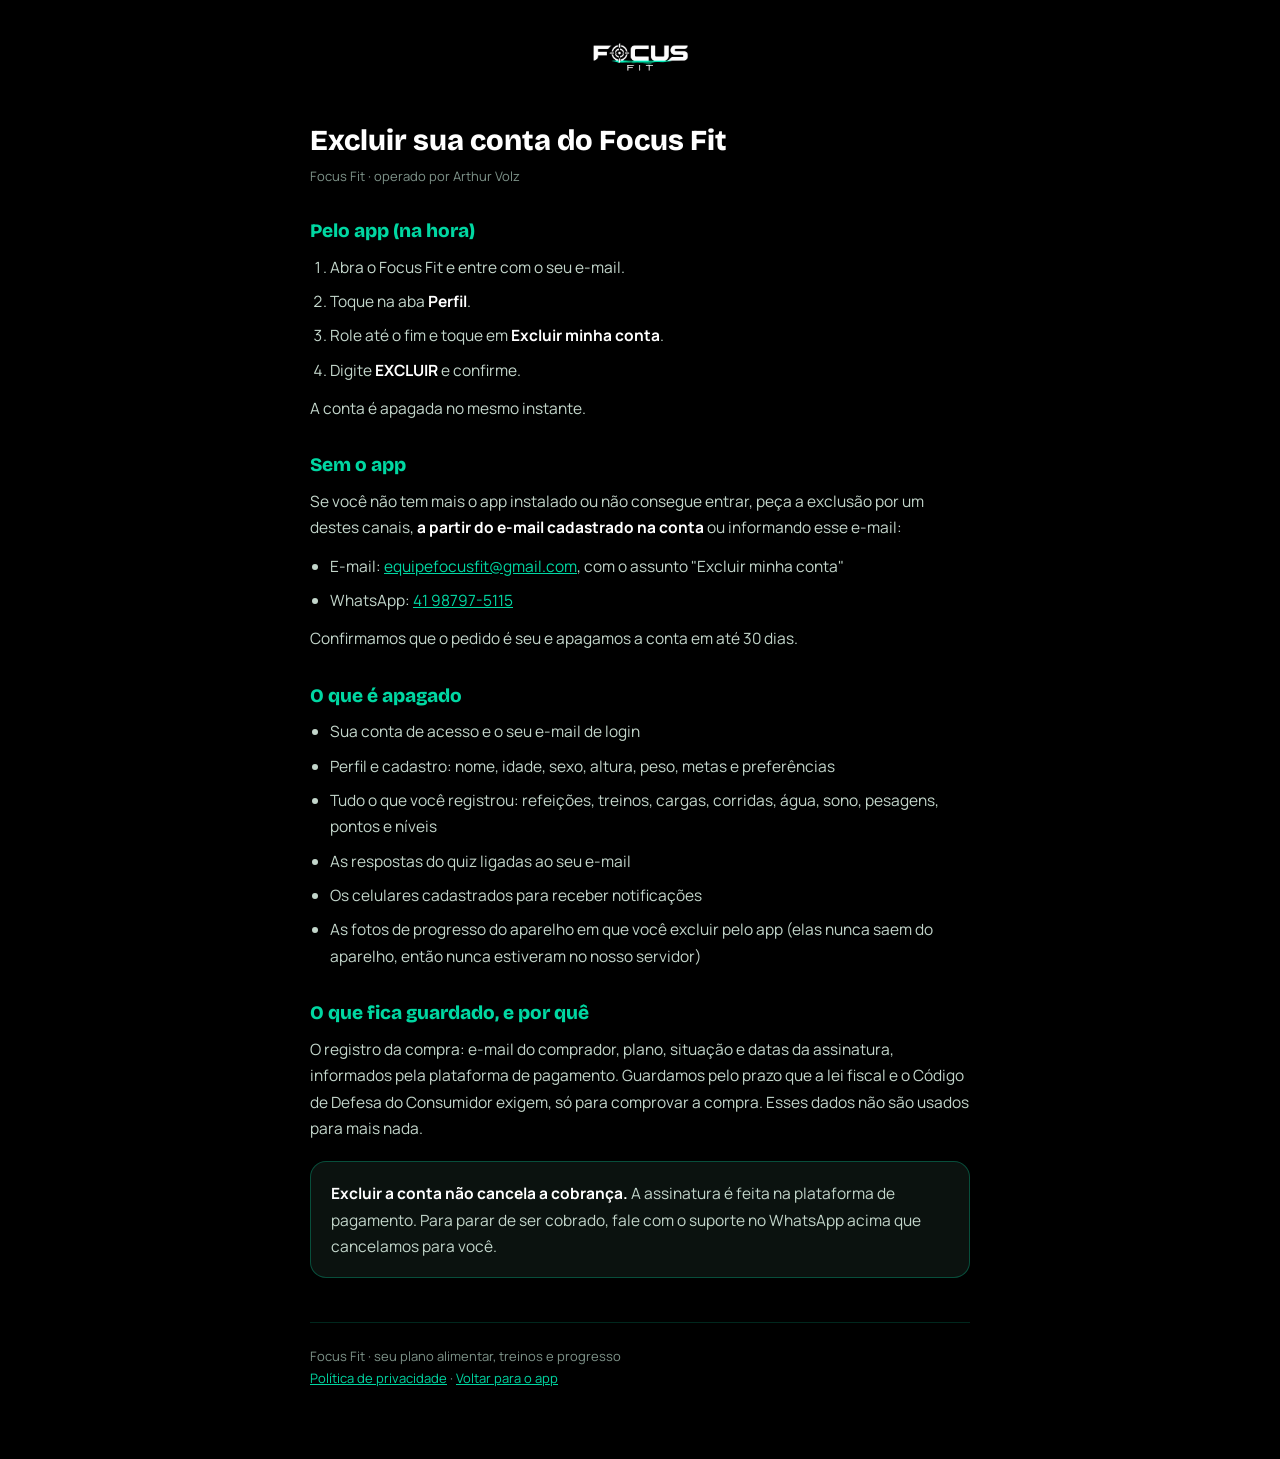
<file: excluir-conta.html>
<!DOCTYPE html>
<html lang="pt-BR">
<head>
<meta charset="UTF-8">
<meta name="viewport" content="width=device-width, initial-scale=1">
<meta name="theme-color" content="#000000">
<title>Excluir conta · Focus Fit</title>
<link rel="apple-touch-icon" href="icone-180.png">
<link rel="icon" href="icone-512.png" type="image/png">
<link rel="preconnect" href="https://fonts.googleapis.com">
<link rel="preconnect" href="https://fonts.gstatic.com" crossorigin>
<link href="https://fonts.googleapis.com/css2?family=Bricolage+Grotesque:opsz,wght@12..96,700;12..96,800&family=Manrope:wght@500;600;700;800&display=swap" rel="stylesheet">
<!--
  Página que a Play Store pede no campo "Exclusão de dados": um link na
  web onde a pessoa consegue pedir a exclusão da conta sem precisar ter
  o app instalado. Mesmo visual de privacidade.html.
-->
<style>
  *{margin:0;padding:0;box-sizing:border-box;}
  body{background:#000;color:#C3D6CB;font-family:'Manrope',system-ui,sans-serif;line-height:1.7;
       font-size:15.5px;padding:34px 20px 70px;}
  .folha{max-width:660px;margin:0 auto;}
  img.marca{width:128px;height:auto;display:block;margin:0 auto 26px;}
  h1{font-family:'Bricolage Grotesque','Manrope',sans-serif;font-size:29px;font-weight:800;
     color:#fff;line-height:1.2;margin-bottom:6px;}
  .data{font-size:13px;color:#7E9389;margin-bottom:30px;}
  h2{font-family:'Bricolage Grotesque','Manrope',sans-serif;font-size:19px;font-weight:800;
     color:#00D7A2;margin:32px 0 10px;line-height:1.3;}
  p{margin-bottom:12px;}
  ul,ol{margin:0 0 12px 20px;}
  li{margin-bottom:8px;}
  strong{color:#fff;}
  a{color:#00D7A2;}
  .caixa{background:#0B120F;border:1px solid rgba(0,215,162,.3);border-radius:16px;
         padding:18px 20px;margin:20px 0;}
  footer{margin-top:44px;padding-top:22px;border-top:1px solid rgba(0,215,162,.18);
         font-size:13px;color:#7E9389;}
</style>
</head>
<body>
<div class="folha">

  <img class="marca" src="logo-focusfit.png" alt="Focus Fit">

  <h1>Excluir sua conta do Focus Fit</h1>
  <p class="data">Focus Fit · operado por Arthur Volz</p>

  <h2>Pelo app (na hora)</h2>
  <ol>
    <li>Abra o Focus Fit e entre com o seu e-mail.</li>
    <li>Toque na aba <strong>Perfil</strong>.</li>
    <li>Role até o fim e toque em <strong>Excluir minha conta</strong>.</li>
    <li>Digite <strong>EXCLUIR</strong> e confirme.</li>
  </ol>
  <p>A conta é apagada no mesmo instante.</p>

  <h2>Sem o app</h2>
  <p>Se você não tem mais o app instalado ou não consegue entrar, peça a exclusão por um destes canais, <strong>a partir do e-mail cadastrado na conta</strong> ou informando esse e-mail:</p>
  <ul>
    <li>E-mail: <a href="mailto:equipefocusfit@gmail.com?subject=Excluir%20minha%20conta">equipefocusfit@gmail.com</a>, com o assunto "Excluir minha conta"</li>
    <li>WhatsApp: <a href="https://wa.me/5541987975115">41 98797-5115</a></li>
  </ul>
  <p>Confirmamos que o pedido é seu e apagamos a conta em até 30 dias.</p>

  <h2>O que é apagado</h2>
  <ul>
    <li>Sua conta de acesso e o seu e-mail de login</li>
    <li>Perfil e cadastro: nome, idade, sexo, altura, peso, metas e preferências</li>
    <li>Tudo o que você registrou: refeições, treinos, cargas, corridas, água, sono, pesagens, pontos e níveis</li>
    <li>As respostas do quiz ligadas ao seu e-mail</li>
    <li>Os celulares cadastrados para receber notificações</li>
    <li>As fotos de progresso do aparelho em que você excluir pelo app (elas nunca saem do aparelho, então nunca estiveram no nosso servidor)</li>
  </ul>

  <h2>O que fica guardado, e por quê</h2>
  <p>O registro da compra: e-mail do comprador, plano, situação e datas da assinatura, informados pela plataforma de pagamento. Guardamos pelo prazo que a lei fiscal e o Código de Defesa do Consumidor exigem, só para comprovar a compra. Esses dados não são usados para mais nada.</p>

  <div class="caixa">
    <p style="margin:0"><strong>Excluir a conta não cancela a cobrança.</strong> A assinatura é feita na plataforma de pagamento. Para parar de ser cobrado, fale com o suporte no WhatsApp acima que cancelamos para você.</p>
  </div>

  <footer>
    Focus Fit · seu plano alimentar, treinos e progresso<br>
    <a href="/privacidade">Política de privacidade</a> ·
    <a href="/">Voltar para o app</a>
  </footer>

</div>
</body>
</html>
</file>
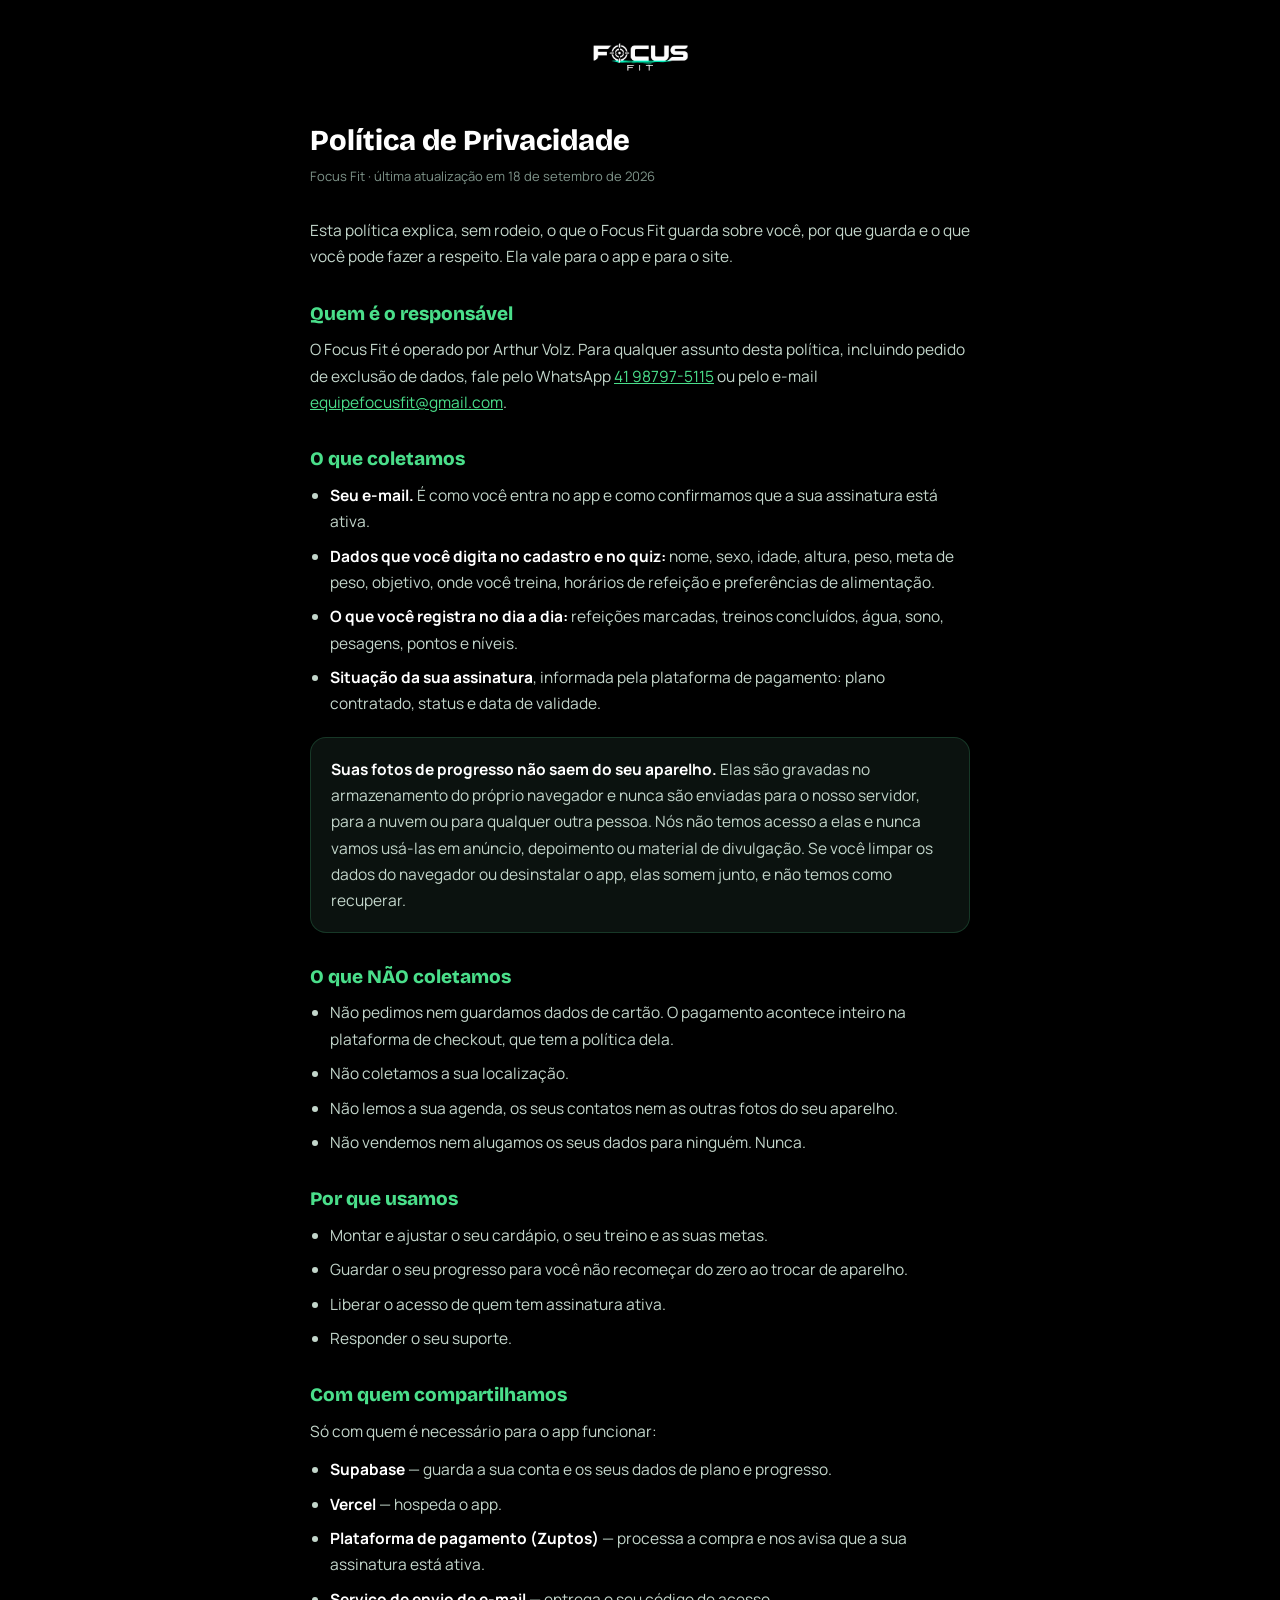
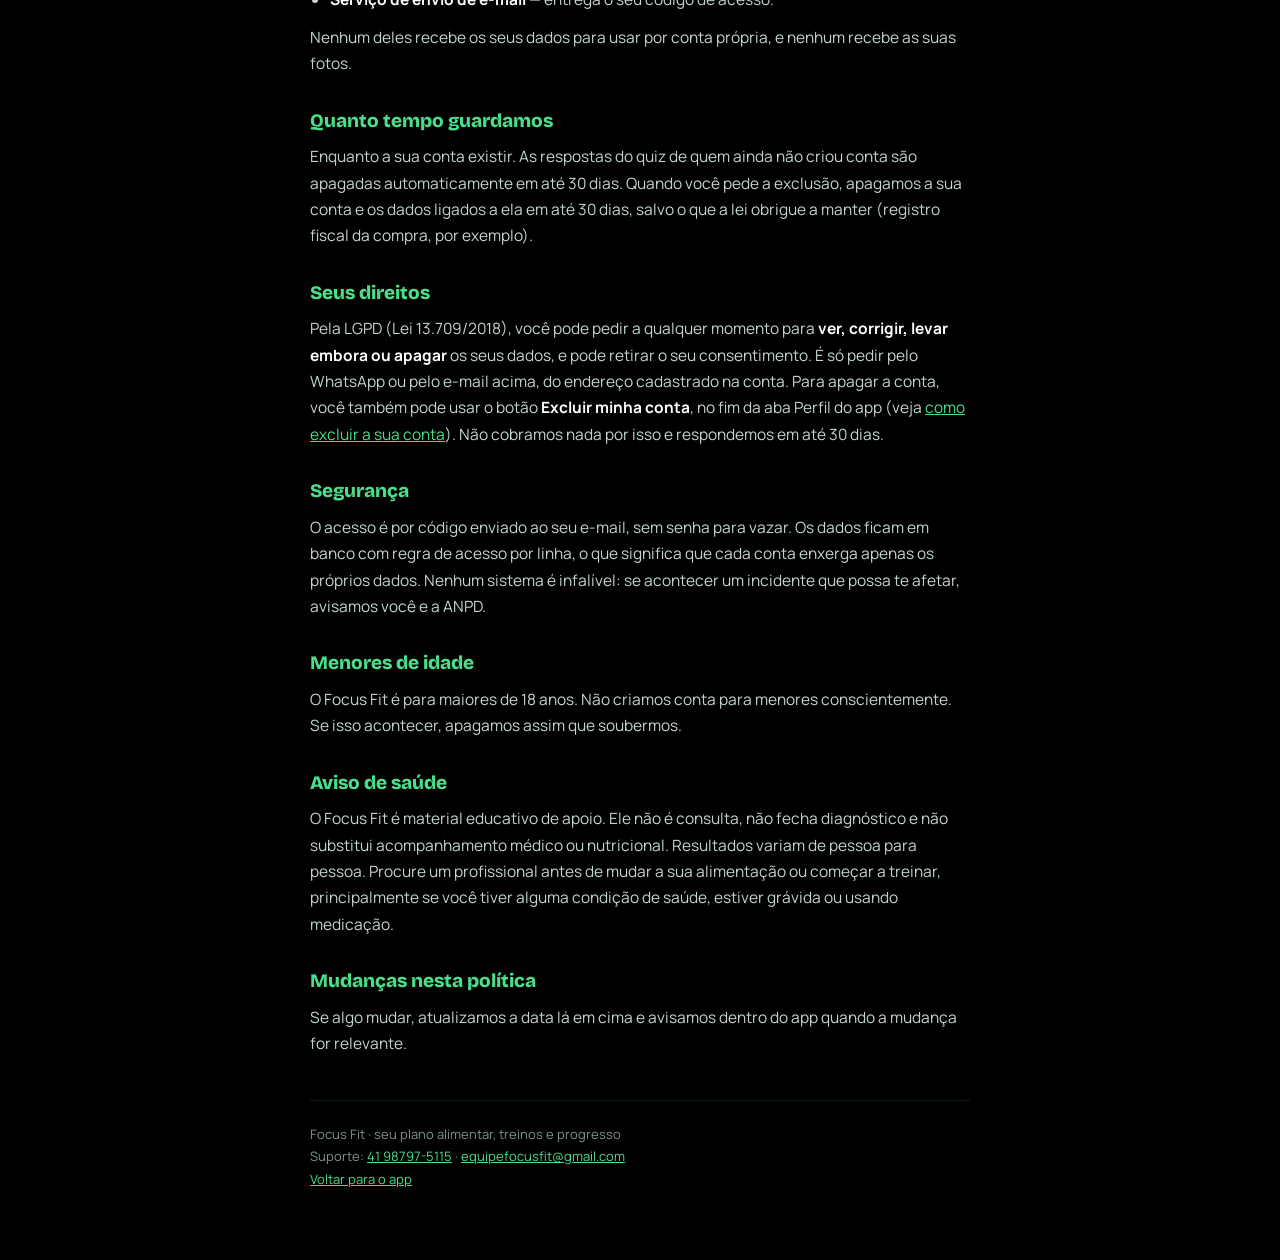
<file: privacidade.html>
<!DOCTYPE html>
<html lang="pt-BR">
<head>
<meta charset="UTF-8">
<meta name="viewport" content="width=device-width, initial-scale=1">
<meta name="theme-color" content="#000000">
<title>Política de Privacidade · Focus Fit</title>
<link rel="apple-touch-icon" href="icone-180.png">
<link rel="icon" href="icone-512.png" type="image/png">
<link rel="preconnect" href="https://fonts.googleapis.com">
<link rel="preconnect" href="https://fonts.gstatic.com" crossorigin>
<link href="https://fonts.googleapis.com/css2?family=Bricolage+Grotesque:opsz,wght@12..96,700;12..96,800&family=Manrope:wght@500;600;700;800&display=swap" rel="stylesheet">
<style>
  *{margin:0;padding:0;box-sizing:border-box;}
  body{background:#000;color:#C3D6CB;font-family:'Manrope',system-ui,sans-serif;line-height:1.7;
       font-size:15.5px;padding:34px 20px 70px;}
  .folha{max-width:660px;margin:0 auto;}
  img.marca{width:128px;height:auto;display:block;margin:0 auto 26px;}
  h1{font-family:'Bricolage Grotesque','Manrope',sans-serif;font-size:29px;font-weight:800;
     color:#fff;line-height:1.2;margin-bottom:6px;}
  .data{font-size:13px;color:#7E9389;margin-bottom:30px;}
  h2{font-family:'Bricolage Grotesque','Manrope',sans-serif;font-size:19px;font-weight:800;
     color:#4ADE8A;margin:32px 0 10px;line-height:1.3;}
  p{margin-bottom:12px;}
  ul{margin:0 0 12px 20px;}
  li{margin-bottom:8px;}
  strong{color:#fff;}
  a{color:#4ADE8A;}
  .caixa{background:#0B120F;border:1px solid rgba(63,190,124,.22);border-radius:16px;
         padding:18px 20px;margin:20px 0;}
  footer{margin-top:44px;padding-top:22px;border-top:1px solid rgba(63,190,124,.18);
         font-size:13px;color:#7E9389;}
</style>
</head>
<body>
<div class="folha">

  <img class="marca" src="logo-focusfit.png" alt="Focus Fit">

  <h1>Política de Privacidade</h1>
  <p class="data">Focus Fit · última atualização em 18 de setembro de 2026</p>

  <p>Esta política explica, sem rodeio, o que o Focus Fit guarda sobre você, por que guarda e o que você pode fazer a respeito. Ela vale para o app e para o site.</p>

  <h2>Quem é o responsável</h2>
  <p>O Focus Fit é operado por Arthur Volz. Para qualquer assunto desta política, incluindo pedido de exclusão de dados, fale pelo WhatsApp <a href="https://wa.me/5541987975115">41 98797-5115</a> ou pelo e-mail <a href="mailto:equipefocusfit@gmail.com">equipefocusfit@gmail.com</a>.</p>

  <h2>O que coletamos</h2>
  <ul>
    <li><strong>Seu e-mail.</strong> É como você entra no app e como confirmamos que a sua assinatura está ativa.</li>
    <li><strong>Dados que você digita no cadastro e no quiz:</strong> nome, sexo, idade, altura, peso, meta de peso, objetivo, onde você treina, horários de refeição e preferências de alimentação.</li>
    <li><strong>O que você registra no dia a dia:</strong> refeições marcadas, treinos concluídos, água, sono, pesagens, pontos e níveis.</li>
    <li><strong>Situação da sua assinatura</strong>, informada pela plataforma de pagamento: plano contratado, status e data de validade.</li>
  </ul>

  <div class="caixa">
    <p style="margin:0"><strong>Suas fotos de progresso não saem do seu aparelho.</strong> Elas são gravadas no armazenamento do próprio navegador e nunca são enviadas para o nosso servidor, para a nuvem ou para qualquer outra pessoa. Nós não temos acesso a elas e nunca vamos usá-las em anúncio, depoimento ou material de divulgação. Se você limpar os dados do navegador ou desinstalar o app, elas somem junto, e não temos como recuperar.</p>
  </div>

  <h2>O que NÃO coletamos</h2>
  <ul>
    <li>Não pedimos nem guardamos dados de cartão. O pagamento acontece inteiro na plataforma de checkout, que tem a política dela.</li>
    <li>Não coletamos a sua localização.</li>
    <li>Não lemos a sua agenda, os seus contatos nem as outras fotos do seu aparelho.</li>
    <li>Não vendemos nem alugamos os seus dados para ninguém. Nunca.</li>
  </ul>

  <h2>Por que usamos</h2>
  <ul>
    <li>Montar e ajustar o seu cardápio, o seu treino e as suas metas.</li>
    <li>Guardar o seu progresso para você não recomeçar do zero ao trocar de aparelho.</li>
    <li>Liberar o acesso de quem tem assinatura ativa.</li>
    <li>Responder o seu suporte.</li>
  </ul>

  <h2>Com quem compartilhamos</h2>
  <p>Só com quem é necessário para o app funcionar:</p>
  <ul>
    <li><strong>Supabase</strong> — guarda a sua conta e os seus dados de plano e progresso.</li>
    <li><strong>Vercel</strong> — hospeda o app.</li>
    <li><strong>Plataforma de pagamento (Zuptos)</strong> — processa a compra e nos avisa que a sua assinatura está ativa.</li>
    <li><strong>Serviço de envio de e-mail</strong> — entrega o seu código de acesso.</li>
  </ul>
  <p>Nenhum deles recebe os seus dados para usar por conta própria, e nenhum recebe as suas fotos.</p>

  <h2>Quanto tempo guardamos</h2>
  <p>Enquanto a sua conta existir. As respostas do quiz de quem ainda não criou conta são apagadas automaticamente em até 30 dias. Quando você pede a exclusão, apagamos a sua conta e os dados ligados a ela em até 30 dias, salvo o que a lei obrigue a manter (registro fiscal da compra, por exemplo).</p>

  <h2>Seus direitos</h2>
  <p>Pela LGPD (Lei 13.709/2018), você pode pedir a qualquer momento para <strong>ver, corrigir, levar embora ou apagar</strong> os seus dados, e pode retirar o seu consentimento. É só pedir pelo WhatsApp ou pelo e-mail acima, do endereço cadastrado na conta. Para apagar a conta, você também pode usar o botão <strong>Excluir minha conta</strong>, no fim da aba Perfil do app (veja <a href="/excluir-conta">como excluir a sua conta</a>). Não cobramos nada por isso e respondemos em até 30 dias.</p>

  <h2>Segurança</h2>
  <p>O acesso é por código enviado ao seu e-mail, sem senha para vazar. Os dados ficam em banco com regra de acesso por linha, o que significa que cada conta enxerga apenas os próprios dados. Nenhum sistema é infalível: se acontecer um incidente que possa te afetar, avisamos você e a ANPD.</p>

  <h2>Menores de idade</h2>
  <p>O Focus Fit é para maiores de 18 anos. Não criamos conta para menores conscientemente. Se isso acontecer, apagamos assim que soubermos.</p>

  <h2>Aviso de saúde</h2>
  <p>O Focus Fit é material educativo de apoio. Ele não é consulta, não fecha diagnóstico e não substitui acompanhamento médico ou nutricional. Resultados variam de pessoa para pessoa. Procure um profissional antes de mudar a sua alimentação ou começar a treinar, principalmente se você tiver alguma condição de saúde, estiver grávida ou usando medicação.</p>

  <h2>Mudanças nesta política</h2>
  <p>Se algo mudar, atualizamos a data lá em cima e avisamos dentro do app quando a mudança for relevante.</p>

  <footer>
    Focus Fit · seu plano alimentar, treinos e progresso<br>
    Suporte: <a href="https://wa.me/5541987975115">41 98797-5115</a> ·
    <a href="mailto:equipefocusfit@gmail.com">equipefocusfit@gmail.com</a><br>
    <a href="/">Voltar para o app</a>
  </footer>

</div>
</body>
</html>
</file>
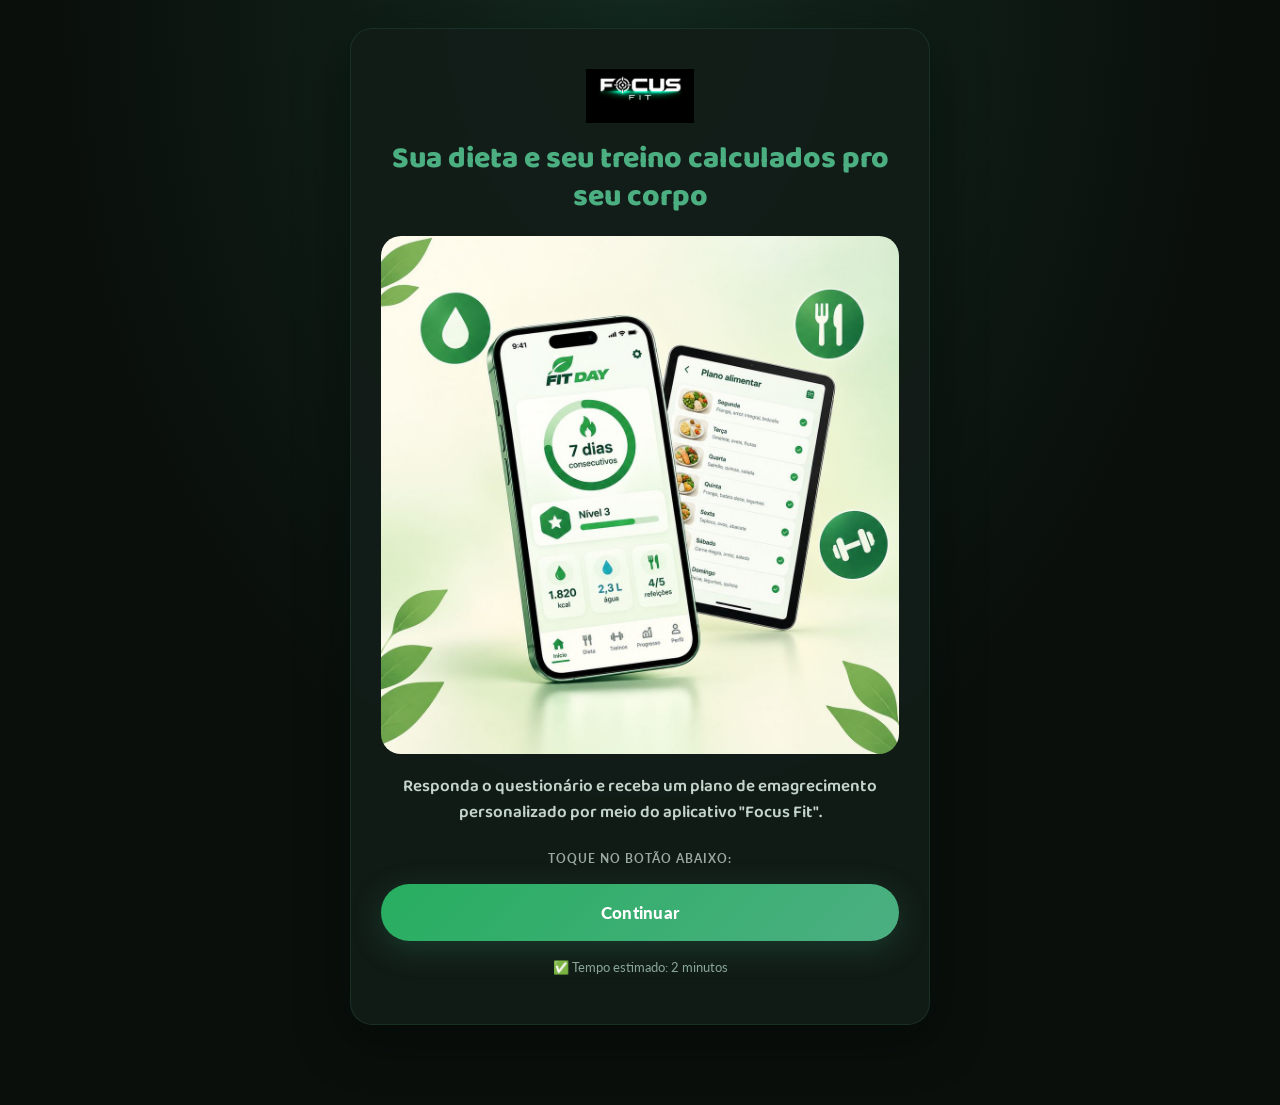
<file: quiz.html>
<!DOCTYPE html>
<html lang="pt-BR">
<head>
<meta charset="UTF-8" />
<meta name="viewport" content="width=device-width, initial-scale=1.0" />
<title>Focus Fit — Descubra o seu plano personalizado</title>
<meta name="facebook-domain-verification" content="1ghqwe79k59bfxj5rarqsz5i6aoug4" />
<!-- Meta Pixel Code -->
<script>
!function(f,b,e,v,n,t,s)
{if(f.fbq)return;n=f.fbq=function(){n.callMethod?
n.callMethod.apply(n,arguments):n.queue.push(arguments)};
if(!f._fbq)f._fbq=n;n.push=n;n.loaded=!0;n.version='2.0';
n.queue=[];t=b.createElement(e);t.async=!0;
t.src=v;s=b.getElementsByTagName(e)[0];
s.parentNode.insertBefore(t,s)}(window, document,'script',
'https://connect.facebook.net/en_US/fbevents.js');
fbq('init', '1021851947333727');
fbq('track', 'PageView');
</script>
<noscript><img height="1" width="1" style="display:none"
src="https://www.facebook.com/tr?id=1021851947333727&ev=PageView&noscript=1"
/></noscript>
<!-- End Meta Pixel Code -->

<!-- ===== Google Analytics 4 (funil do quiz) =====
     Cole aqui o ID de medição da sua propriedade GA4 (formato G-XXXXXXXXXX).
     Enquanto estiver vazio, nada é carregado e o quiz funciona normalmente. -->
<script>
  var GA_ID = '';
  if (GA_ID) {
    var gaTag = document.createElement('script');
    gaTag.async = true;
    gaTag.src = 'https://www.googletagmanager.com/gtag/js?id=' + GA_ID;
    document.head.appendChild(gaTag);
    window.dataLayer = window.dataLayer || [];
    window.gtag = function(){ dataLayer.push(arguments); };
    gtag('js', new Date());
    gtag('config', GA_ID);
  }
</script>
<!-- End GA4 -->
<style>
@import url('https://fonts.googleapis.com/css2?family=Open+Sans:wght@400;600;700;800;900&family=Playfair+Display:wght@400;700;900&family=Lato:wght@300;400;700;900&family=Baloo+2:wght@600;700;800&display=swap');

*{margin:0;padding:0;box-sizing:border-box;}

:root{
  --verde:#2e7d5a;
  --verde-claro:#4caf82;
  --verde-suave:#e8f5ef;
  --verde-escuro:#1a4d38;
  --dourado:#c8973a;
  --dourado-claro:#f5d99a;
  --creme:#fdf9f3;
  --cinza:#4a4a4a;
  --cinza-claro:#f5f5f5;
  --branco:#ffffff;
  --vermelho:#c0574f;
}

html{scroll-behavior:smooth;}

body{
  font-family:'Lato',sans-serif;
  background-color:#0a0f0c;
  background-image:radial-gradient(ellipse at top, #142a1f 0%, #0a0f0c 65%);
  background-attachment:fixed;
  background-size:cover;
  background-position:center;
  color:#cfe0d6;
  line-height:1.6;
  min-height:100vh;
}

/* ===== BARRA TOPO ===== */
.topbar{
  background:var(--verde-escuro);
  color:#fff;
  text-align:center;
  padding:12px 16px;
  font-size:13px;
  font-weight:700;
  letter-spacing:.3px;
  position:sticky;
  top:0;
  z-index:50;
  box-shadow:0 2px 12px rgba(0,0,0,.15);
}
.topbar span{opacity:.9;}

/* ===== WRAP ===== */
.wrap{
  max-width:620px;
  margin:0 auto;
  padding:28px 20px 80px;
}

.card-quiz{
  background:rgba(19,29,24,.92);
  border-radius:22px;
  box-shadow:0 12px 50px rgba(0,0,0,.55), 0 0 40px rgba(76,175,130,.06);
  padding:34px 30px;
  backdrop-filter:blur(2px);
  position:relative;
  border:1px solid rgba(76,175,130,.14);
}

/* seta de voltar */
.back-btn{position:absolute;left:16px;top:14px;background:none;border:none;color:#7c9186;font-size:24px;line-height:1;cursor:pointer;padding:4px 8px;z-index:5;transition:color .18s;}
.back-btn:hover{color:var(--verde-claro);}

.brand{text-align:center;margin-bottom:6px;}
.brand-nome{font-family:'Playfair Display',serif;font-size:22px;font-weight:900;color:var(--verde-claro);}
.brand-logo{height:54px;display:block;margin:0 auto;}
.brand-sub{font-size:13px;color:#7c9186;margin-bottom:20px;text-align:center;}

/* ===== PROGRESSO ===== */
.progress-head{display:flex;justify-content:flex-end;font-size:13px;color:var(--dourado);font-weight:700;margin-bottom:8px;}
.progress-bar{height:7px;background:rgba(255,255,255,.08);border-radius:20px;overflow:hidden;margin-bottom:26px;}
.progress-fill{height:100%;background:linear-gradient(90deg,var(--verde),var(--verde-claro));border-radius:20px;transition:width .5s ease;}

/* ===== PILLS ===== */
.pills{display:flex;flex-wrap:wrap;gap:8px;margin-bottom:18px;}
.pill{background:rgba(76,175,130,.12);border:1px solid rgba(76,175,130,.3);color:var(--verde-claro);font-size:12px;font-weight:700;padding:6px 12px;border-radius:20px;}

/* ===== INSIGHT BOX ===== */
.insight{background:rgba(76,175,130,.1);border-left:4px solid var(--verde-claro);border-radius:8px;padding:14px 16px;font-size:14px;color:#cfe0d6;line-height:1.6;margin-bottom:20px;}
.insight strong{color:var(--verde-claro);}

.echo{font-size:14px;color:#8fa79c;margin-bottom:6px;}

/* ===== PERGUNTA ===== */
.q-title{font-family:'Open Sans',sans-serif;font-size:26px;font-weight:900;color:var(--verde-claro);line-height:1.25;margin-bottom:22px;text-align:center;}

/* ===== OPÇÕES ===== */
.opts{display:flex;flex-direction:column;gap:12px;}
/* variação compacta (perguntas com muitas opções, ex.: múltipla escolha) */
.opts.compact{gap:9px;}
.opts.compact .opt{padding:13px 16px;font-size:14.5px;}
.opts.compact .opt-radio{width:22px;height:22px;}
.q-title.tight{margin-bottom:12px;}
/* variação em grade: 2 opções por linha (abertura do quiz) */
.opts.grid2{display:grid;grid-template-columns:1fr 1fr;gap:10px;}
/* card = foto colada ao botão, os dois arredondados juntos como uma peça só */
.opts.grid2 .idade-card{display:flex;flex-direction:column;border-radius:16px;overflow:hidden;box-shadow:0 6px 18px rgba(46,125,90,.28);transition:all .18s ease;cursor:pointer;}
.opts.grid2 .idade-card:hover{transform:translateY(-2px);box-shadow:0 10px 26px rgba(46,125,90,.38);}
.opts.grid2 .idade-img{width:100%;aspect-ratio:1/1;object-fit:cover;display:block;}
.opts.grid2 .opt{
  padding:15px 14px;font-size:14px;font-weight:500;justify-content:center;text-align:center;gap:10px;
  background:linear-gradient(135deg,#27ae60,var(--verde-claro));color:#fff;border-color:transparent;
  border-radius:0;margin:0;
}
.opts.grid2 .opt:hover{transform:none;box-shadow:none;border-color:transparent;}
.opts.grid2 .opt.sel{background:linear-gradient(135deg,#1a4d38,#2e7d5a);border-color:transparent;color:#fff;}
.opts.grid2 .opt-radio{width:20px;height:20px;border-color:rgba(255,255,255,.85);background:rgba(255,255,255,.16);}
.opts.grid2 .opt.sel .opt-radio{border-color:#fff;background:#fff;}
.opts.grid2 .opt.sel .opt-radio::after{color:var(--verde-escuro);font-size:12px;}
.opts.grid2 .idade-card:last-child:nth-child(odd){grid-column:1 / -1;justify-self:center;width:calc(50% - 5px);}
.opt{
  display:flex;align-items:center;gap:14px;
  background:rgba(255,255,255,.04);border:1.5px solid rgba(255,255,255,.1);border-radius:14px;
  padding:17px 18px;font-size:15px;font-weight:600;color:#dfeae4;
  cursor:pointer;transition:all .18s ease;text-align:left;
}
.opt:hover{border-color:var(--verde-claro);box-shadow:0 6px 20px rgba(76,175,130,.18);transform:translateY(-1px);}
.opt-radio{width:24px;height:24px;border-radius:50%;border:2px solid rgba(255,255,255,.25);flex-shrink:0;display:flex;align-items:center;justify-content:center;transition:all .18s ease;}
.opt.sel{border-color:var(--verde-claro);background:rgba(76,175,130,.16);}
.opt.sel .opt-radio{border-color:var(--verde-claro);background:var(--verde);}
.opt.sel .opt-radio::after{content:'✓';color:#fff;font-size:13px;font-weight:700;}

/* variação com foto colada à esquerda de cada opção (lista vertical) */
.opts.photo .opt-row{display:flex;align-items:stretch;border-radius:14px;overflow:hidden;box-shadow:0 4px 14px rgba(0,0,0,.06);cursor:pointer;transition:all .18s ease;}
.opts.photo .opt-row:hover{transform:translateY(-1px);box-shadow:0 8px 20px rgba(76,175,130,.18);}
.opts.photo .opt-row-img{width:84px;flex-shrink:0;object-fit:cover;display:block;}
.opts.photo .opt-row .opt{flex:1;border:none;border-radius:0;box-shadow:none;}
.opts.photo .opt-row .opt:hover{transform:none;box-shadow:none;border-color:transparent;}

/* ===== BOTÕES ===== */
.btn{
  display:block;width:100%;text-align:center;
  background:linear-gradient(135deg,#27ae60,var(--verde-claro));
  color:#fff;font-family:'Lato',sans-serif;font-size:17px;font-weight:900;
  border:none;border-radius:50px;padding:18px 28px;cursor:pointer;text-decoration:none;
  box-shadow:0 8px 30px rgba(46,125,90,.32);transition:transform .2s,box-shadow .2s;letter-spacing:.3px;
}
.btn:hover{transform:translateY(-2px);box-shadow:0 12px 40px rgba(46,125,90,.45);}
.btn-ghost{background:rgba(255,255,255,.04);color:var(--verde-claro);border:1.5px solid rgba(255,255,255,.12);box-shadow:none;margin-top:12px;}
.btn-ghost:hover{background:rgba(255,255,255,.07);box-shadow:none;}

/* ===== INPUT DE TEXTO (nome) ===== */
.text-input{width:100%;border:1.5px solid rgba(255,255,255,.12);border-radius:14px;padding:16px 18px;font-size:16px;font-family:'Lato',sans-serif;color:#eef5f0;background:rgba(255,255,255,.05);margin-bottom:14px;outline:none;transition:border-color .18s,box-shadow .18s;}
.text-input:focus{border-color:var(--verde-claro);box-shadow:0 6px 20px rgba(76,175,130,.18);}
.text-input::placeholder{color:#6f8579;}

/* ===== RÉGUA (peso / altura) ===== */
.ruler-sub{font-size:14px;color:#8fa79c;margin:-8px 0 18px;}
.unit-toggle{display:inline-flex;background:rgba(255,255,255,.06);border-radius:30px;padding:4px;margin-bottom:6px;}
.unit-toggle .ut{border:none;background:transparent;color:#8fa79c;font-weight:800;font-size:14px;padding:8px 26px;border-radius:24px;cursor:pointer;transition:all .18s;}
.unit-toggle .ut.active{background:var(--verde);color:#fff;box-shadow:0 4px 14px rgba(46,125,90,.3);}
.ruler-val{font-family:'Playfair Display',serif;font-size:46px;font-weight:900;color:var(--verde-claro);margin:16px 0 6px;line-height:1;}
.ruler-val small{font-size:20px;color:var(--verde-claro);margin-left:3px;font-weight:700;}
.ruler-track{position:relative;height:52px;margin:6px 6px 0;}
.ruler-line{position:absolute;left:0;right:0;bottom:16px;height:2px;background:rgba(255,255,255,.15);}
.ruler-ticks{position:absolute;left:0;right:0;bottom:16px;height:26px;display:flex;justify-content:space-between;align-items:flex-end;pointer-events:none;}
.ruler-ticks .tk{width:1px;height:12px;background:rgba(255,255,255,.2);}
.ruler-ticks .tk.maj{height:24px;width:2px;background:rgba(255,255,255,.35);}
.ruler-pointer{position:absolute;top:0;bottom:16px;width:3px;background:var(--verde-claro);transform:translateX(-50%);pointer-events:none;border-radius:2px;transition:left .05s linear;}
.ruler-pointer::after{content:'';position:absolute;bottom:-11px;left:50%;transform:translateX(-50%);border-left:8px solid transparent;border-right:8px solid transparent;border-top:12px solid var(--verde-claro);}
.ruler-input{position:absolute;left:0;right:0;top:0;width:100%;height:100%;margin:0;opacity:0;cursor:grab;z-index:5;-webkit-appearance:none;appearance:none;background:transparent;}
.ruler-input:active{cursor:grabbing;}
.ruler-input::-webkit-slider-thumb{-webkit-appearance:none;width:40px;height:52px;background:transparent;cursor:grab;}
.ruler-input::-moz-range-thumb{width:40px;height:52px;border:none;background:transparent;cursor:grab;}
.ruler-labels{display:flex;justify-content:space-between;font-size:13px;color:#8fa79c;font-weight:700;margin-top:6px;}

/* ===== INTRO ===== */
.intro-badge{display:inline-block;background:rgba(76,175,130,.14);color:var(--verde-claro);font-size:12px;font-weight:800;letter-spacing:1.5px;text-transform:uppercase;padding:7px 18px;border-radius:20px;margin-bottom:22px;}
.intro-h1{font-family:'Open Sans',sans-serif;font-size:32px;font-weight:900;color:var(--verde-claro);line-height:1.25;margin-bottom:16px;text-align:center;}
.intro-h1 span{color:var(--verde-claro);}
.intro-sub{font-size:16px;color:#a9bcb2;text-align:center;line-height:1.65;margin-bottom:26px;}
.hero-h1{font-family:'Baloo 2',sans-serif;font-size:30px;font-weight:800;color:var(--verde-claro);line-height:1.25;text-align:center;margin-bottom:18px;}
.hero-sub{font-family:'Baloo 2',sans-serif;font-size:17px;font-weight:600;color:#c3d4cb;line-height:1.55;text-align:center;margin:20px 0 22px;}
.intro-secure{text-align:center;font-size:12px;color:#98a89f;margin-top:12px;}

/* ===== INTERSTICIAL ===== */
.inter-badge{display:flex;align-items:center;gap:12px;margin-bottom:16px;}
.inter-badge .ic{width:38px;height:38px;border-radius:50%;background:var(--verde-escuro);color:#fff;display:flex;align-items:center;justify-content:center;font-size:18px;flex-shrink:0;}
.inter-badge .tt{font-size:12px;font-weight:800;letter-spacing:1.2px;text-transform:uppercase;color:var(--verde-escuro);line-height:1.3;}
.inter-text{font-size:16px;color:#4a5c53;line-height:1.7;margin-bottom:14px;}
.inter-text strong{color:var(--verde);}
.inter-text .red{color:var(--vermelho);font-weight:700;}
.inter-mini{font-size:13px;color:#9aaaa2;margin-bottom:22px;}

/* ===== ANALISANDO ===== */
.analise-title{text-align:center;font-size:13px;font-weight:800;letter-spacing:1.5px;text-transform:uppercase;color:var(--verde-claro);margin-bottom:26px;}
.analise-list{display:flex;flex-direction:column;gap:16px;}
.analise-item{display:flex;align-items:center;gap:14px;font-size:15px;color:#9aaaa2;font-weight:600;opacity:.5;transition:all .4s ease;}
.analise-item .ic{width:28px;height:28px;border-radius:50%;border:2px solid #d5e2db;flex-shrink:0;display:flex;align-items:center;justify-content:center;font-size:13px;}
.analise-item.done{opacity:1;color:var(--verde-escuro);}
.analise-item.done .ic{background:var(--verde-escuro);border-color:var(--verde-escuro);color:#fff;}

/* ===== HISTÓRIA ===== */
.hist-avatar{width:82px;height:82px;border-radius:50%;margin:0 auto 12px;overflow:hidden;border:4px solid #fff;box-shadow:0 6px 20px rgba(0,0,0,.12);}
.hist-avatar img{width:100%;height:100%;object-fit:cover;}
.hist-tagline{font-family:'Playfair Display',serif;font-style:italic;font-size:17px;color:var(--verde-escuro);text-align:center;margin-bottom:14px;line-height:1.4;}
.hist-tag{display:block;width:max-content;margin:0 auto 10px;background:var(--verde-escuro);color:#fff;font-size:11px;font-weight:800;letter-spacing:1.5px;text-transform:uppercase;padding:5px 14px;border-radius:20px;}
.hist-nome{text-align:center;font-weight:900;font-size:16px;color:var(--cinza);}
.hist-info{text-align:center;font-size:13px;color:#9aaaa2;margin-bottom:6px;}
.hist-stars{text-align:center;color:#f5a623;font-size:16px;letter-spacing:2px;margin-bottom:16px;}
.hist-quote{font-size:14.5px;color:#556a60;line-height:1.7;font-style:italic;text-align:center;margin-bottom:18px;}
.hist-result{display:flex;align-items:center;gap:12px;justify-content:center;background:var(--verde);color:#fff;border-radius:12px;padding:14px 18px;font-size:14px;font-weight:700;line-height:1.4;margin-bottom:22px;}
.hist-result .ic{width:26px;height:26px;border-radius:50%;background:rgba(255,255,255,.25);display:flex;align-items:center;justify-content:center;flex-shrink:0;font-size:13px;}
.hist-pergunta{text-align:center;font-weight:700;color:var(--cinza);margin-bottom:14px;}

/* ===== MINI-VSL / VÍDEO PLACEHOLDER ===== */
.vsl-tag{display:block;width:max-content;margin:0 auto 14px;background:#fdecec;color:var(--vermelho);font-size:11px;font-weight:800;letter-spacing:1.5px;text-transform:uppercase;padding:6px 16px;border-radius:20px;}
.vsl-ask{font-family:'Playfair Display',serif;font-size:22px;font-weight:900;color:var(--verde-escuro);text-align:center;line-height:1.3;margin-bottom:20px;}
.vsl-ask span{color:var(--verde-claro);}
.video-box{position:relative;border-radius:16px;overflow:hidden;margin-bottom:18px;background:linear-gradient(135deg,var(--verde-suave),#d6ede1);border:1px solid #d9ebe2;aspect-ratio:16/9;display:flex;flex-direction:column;align-items:center;justify-content:center;text-align:center;padding:20px;}
.video-box .play{width:66px;height:66px;border-radius:50%;background:var(--verde);color:#fff;display:flex;align-items:center;justify-content:center;font-size:26px;margin-bottom:14px;box-shadow:0 8px 30px rgba(46,125,90,.4);animation:pulse 2.2s ease-in-out infinite;}
.video-box .vlabel{font-size:12px;font-weight:800;letter-spacing:1.5px;text-transform:uppercase;color:var(--verde);}
.video-box .vname{font-family:'Playfair Display',serif;font-size:16px;font-weight:700;color:var(--verde-escuro);margin-top:6px;}
.video-box .vhint{font-size:11px;color:#9aaaa2;margin-top:8px;font-style:italic;}

/* roteiro visível (substitui o vídeo por enquanto) */
.roteiro{background:#f4faf7;border:1px solid #d9ebe2;border-radius:14px;padding:20px;margin-bottom:20px;}
.roteiro h4{font-family:'Lato',sans-serif;font-size:14px;color:var(--verde);margin-bottom:12px;letter-spacing:.3px;font-weight:900;}
.roteiro p{font-size:14.5px;color:#556a60;line-height:1.7;margin-bottom:12px;}
.roteiro p:last-child{margin-bottom:0;}
.roteiro strong{color:var(--verde-escuro);}
.roteiro .red{color:var(--vermelho);font-weight:700;}

/* ===== PRÉ-PITCH (antes x depois) ===== */
.pp-h{font-family:'Playfair Display',serif;font-size:24px;font-weight:900;color:var(--verde-escuro);text-align:center;line-height:1.3;margin-bottom:8px;}
.pp-h span{color:var(--verde-claro);}
.pp-sub{text-align:center;font-size:14px;color:#7d9488;margin-bottom:24px;}

/* antes/depois */
.ad-grid{display:grid;grid-template-columns:1fr 1fr;gap:14px;}
.res-ad-grid{display:grid;grid-template-columns:1fr 1fr;gap:14px;}
.ad-col{background:#fff;border-radius:14px;padding:20px;border:1px solid #e4ede9;}
.ad-col.antes{border-top:3px solid #e07a7a;}
.ad-col.depois{border-top:3px solid var(--verde-claro);}
.ad-col h4{font-size:12px;font-weight:800;letter-spacing:1px;text-transform:uppercase;margin-bottom:14px;color:var(--cinza);}
.ad-col.antes h4{color:var(--vermelho);}
.ad-col.depois h4{color:var(--verde);}
.ad-col li{list-style:none;font-size:13px;color:#66756f;padding:6px 0;display:flex;gap:8px;align-items:flex-start;line-height:1.5;}
.ad-col.antes li::before{content:'✕';color:#e07a7a;font-weight:800;flex-shrink:0;}
.ad-col.depois li::before{content:'✓';color:var(--verde-claro);font-weight:800;flex-shrink:0;}
.ad-note{text-align:center;font-size:12px;color:#a8b8b1;margin-top:14px;font-style:italic;}

/* ===== OFERTA REVELAR ===== */
.rev-badge{display:block;width:max-content;margin:0 auto 16px;background:var(--verde-escuro);color:#fff;font-size:11px;font-weight:800;letter-spacing:1.5px;text-transform:uppercase;padding:6px 16px;border-radius:20px;}
.rev-lead{text-align:center;font-size:15px;color:#4a5c53;line-height:1.65;margin-bottom:22px;}
.rev-lead strong{color:var(--verde-escuro);}
.rev-tap{background:linear-gradient(135deg,var(--verde),var(--verde-claro));border-radius:16px;padding:26px 20px;text-align:center;color:#fff;cursor:pointer;box-shadow:0 10px 34px rgba(46,125,90,.32);transition:transform .2s;margin-bottom:18px;animation:pulse 2.4s ease-in-out infinite;}
.rev-tap:hover{transform:translateY(-2px);}
.rev-tap .big{font-family:'Playfair Display',serif;font-size:22px;font-weight:900;line-height:1.3;}
.rev-tap .small{font-size:13px;opacity:.9;margin-top:6px;}
@keyframes pulse{0%,100%{box-shadow:0 10px 34px rgba(46,125,90,.32);}50%{box-shadow:0 14px 44px rgba(46,125,90,.55);}}

.reserva{display:flex;align-items:center;justify-content:center;gap:10px;background:#f0f7f3;border-radius:12px;padding:12px;font-size:14px;color:var(--verde-escuro);font-weight:700;margin-bottom:20px;}
.reserva .t{font-variant-numeric:tabular-nums;}
.rev-secure{text-align:center;font-size:12px;color:#a8b8b1;margin-top:16px;}

/* ===== PREÇO ===== */
.price-box{background:linear-gradient(150deg,var(--verde-escuro),var(--verde));border-radius:18px;padding:28px 24px;text-align:center;color:#fff;margin-bottom:18px;}
.price-box .label{font-size:12px;font-weight:800;letter-spacing:1.5px;text-transform:uppercase;opacity:.85;}
.price-box .val{font-family:'Playfair Display',serif;font-size:56px;font-weight:900;line-height:1;margin:6px 0;}
.price-box .val sup{font-size:24px;}
.price-box .de{font-size:14px;opacity:.75;text-decoration:line-through;}
.price-box .off{display:inline-block;background:var(--verde-claro);color:#fff;font-size:12px;font-weight:800;padding:4px 14px;border-radius:20px;margin-top:10px;letter-spacing:.5px;}
.price-just{font-size:13px;color:#7d9488;line-height:1.6;text-align:center;margin-bottom:18px;}
.price-just strong{color:var(--verde);}

/* ===== TOAST ===== */
.toast{position:fixed;left:50%;bottom:18px;transform:translateX(-50%);background:#fff;border:1px solid #e2ece7;border-radius:14px;box-shadow:0 8px 30px rgba(0,0,0,.14);padding:12px 16px;display:flex;align-items:center;gap:10px;max-width:340px;width:calc(100% - 40px);font-size:13px;color:var(--cinza);z-index:40;animation:slideUp .5s ease;}
.toast .ic{font-size:18px;}
.toast .x{margin-left:auto;color:#bbb;cursor:pointer;font-size:16px;background:none;border:none;}
.toast b{color:var(--verde);}
@keyframes slideUp{from{opacity:0;transform:translate(-50%,20px);}to{opacity:1;transform:translate(-50%,0);}}

/* ===== NOTIFICAÇÃO DE VENDA ===== */

/* ===== FADE ===== */
.fade{animation:fade .4s ease;}
@keyframes fade{from{opacity:0;transform:translateY(12px);}to{opacity:1;transform:translateY(0);}}

/* =========================================================
   PÁGINA FINAL (RESULTADO) — estilo da landing
   ========================================================= */
.result{max-width:900px;margin:0 auto;padding:0 0 40px;}
.result .container{max-width:760px;margin:0 auto;padding:0 22px;}
.res-hero{background:rgba(255,255,255,.94);border-radius:22px;box-shadow:0 12px 50px rgba(26,77,56,.14);padding:34px 30px;text-align:center;margin:28px 20px 24px;}
.res-hero .kicker{font-size:12px;font-weight:800;letter-spacing:1.5px;text-transform:uppercase;color:var(--verde-claro);margin-bottom:12px;}
.res-hero h1{font-family:'Playfair Display',serif;font-size:28px;font-weight:900;color:var(--verde-escuro);line-height:1.3;margin-bottom:14px;}
.res-hero h1 span{color:var(--verde-claro);}
.res-hero p{font-size:15px;color:#5f6f68;line-height:1.65;max-width:560px;margin:0 auto;}
.res-socialbar{display:flex;align-items:center;justify-content:center;gap:10px;background:rgba(255,255,255,.9);border-radius:14px;padding:12px 16px;margin:0 20px 30px;font-size:13px;color:var(--cinza);font-weight:600;box-shadow:0 4px 20px rgba(26,77,56,.08);}
.res-socialbar b{color:var(--verde);}
.live-count{display:inline-block;font-weight:800;color:var(--verde);min-width:20px;text-align:center;transition:transform .25s ease,color .25s ease;}
.live-count.bump{transform:scale(1.35);color:var(--verde-claro);}

.res-section{padding:26px 0;}
.res-h2{font-family:'Playfair Display',serif;font-size:26px;font-weight:900;color:var(--verde-escuro);text-align:center;line-height:1.3;margin-bottom:8px;}
.res-h2 span{color:var(--verde-claro);}
.res-sub{text-align:center;font-size:14px;color:#6f807a;margin-bottom:26px;}

.mod-card{background:#fff;border-radius:14px;border:1px solid #e4ede9;padding:20px 22px;margin-bottom:12px;box-shadow:0 2px 14px rgba(46,125,90,.06);}
.mod-head{display:flex;align-items:center;gap:14px;}
.mod-num{width:38px;height:38px;border-radius:10px;flex-shrink:0;background:linear-gradient(135deg,var(--verde),var(--verde-claro));color:#fff;font-family:'Playfair Display',serif;font-weight:900;font-size:16px;display:flex;align-items:center;justify-content:center;}
.mod-head h3{font-family:'Playfair Display',serif;font-size:16px;color:var(--verde-escuro);}
.mod-card p{font-size:13.5px;color:#66756f;line-height:1.65;margin-top:12px;}
.mod-result{background:var(--verde-suave);border-radius:8px;padding:10px 14px;margin-top:12px;font-size:12.5px;color:var(--verde);font-weight:700;}
.mod-result::before{content:'✓ Resultado: ';}

/* ===== PROVA CIENTÍFICA (mesma da landing) ===== */
.prova-numero{font-family:'Playfair Display',serif;font-size:72px;font-weight:900;color:#ff6f61;line-height:1;margin-bottom:6px;text-align:center;}
.prova-numero-legenda{font-size:15.5px;color:#a9bcb2;max-width:420px;margin:0 auto 26px;line-height:1.6;text-align:center;}
.prova-noticia{max-width:620px;margin:0 auto;background:#fff;border:1px solid #e4e4e4;border-radius:16px;overflow:hidden;box-shadow:0 8px 32px rgba(0,0,0,.10);}
.prova-noticia img{width:100%;height:auto;display:block;}
.prova-fonte{font-size:11.5px;color:#999;padding:12px 16px;text-align:left;border-top:1px solid #f0f0f0;line-height:1.6;}
.prova-texto{max-width:620px;margin:26px auto 0;font-size:16px;line-height:1.75;color:var(--cinza);text-align:left;}

/* ===== PROJEÇÃO (tela final, depois de outros_objetivos) ===== */
.proj-chart-tt{font-size:12.5px;font-weight:800;color:var(--verde-escuro);text-align:center;margin:26px 0 8px;}
.proj-chart-wrap{position:relative;width:100%;aspect-ratio:320/170;}
.proj-chart-wrap svg{position:absolute;inset:0;width:100%;height:100%;display:block;}
.proj-chart-label{position:absolute;transform:translate(-50%,-100%);background:#fff;border:1.5px solid #e2ece7;border-radius:8px;padding:3px 7px;font-size:9px;font-weight:800;white-space:nowrap;box-shadow:0 2px 6px rgba(0,0,0,.10);}
.proj-chart-days{position:relative;height:14px;margin:4px 0 10px;}
.proj-chart-day{position:absolute;transform:translateX(-50%);font-size:9.5px;color:#8a9a92;font-weight:700;white-space:nowrap;}
.proj-compare{display:grid;grid-template-columns:1fr 1fr;gap:10px;margin:22px 0;}
.proj-compare-col{border-radius:14px;padding:14px 12px;}
.proj-compare-img{width:100%;aspect-ratio:3/4;object-fit:cover;object-position:top center;border-radius:10px;display:block;margin-bottom:10px;}
.proj-compare-col.ruim{background:rgba(192,87,79,.14);}
.proj-compare-col.bom{background:rgba(76,175,130,.12);}
.proj-compare-col h5{font-size:12.5px;font-weight:900;margin:0 0 8px;text-align:center;}
.proj-compare-col.ruim h5{color:var(--vermelho);}
.proj-compare-col.bom h5{color:var(--verde-escuro);}
.proj-compare-col ul{list-style:none;padding:0;margin:0;font-size:12px;color:#cfe0d6;line-height:1.6;}
.proj-compare-col li{margin-bottom:6px;}
.glp-metric{margin-bottom:10px;}
.glp-metric:last-child{margin-bottom:0;}
.glp-metric-top{display:flex;justify-content:space-between;font-size:10.5px;font-weight:700;color:#4a4a4a;margin-bottom:4px;}
.glp-metric-top .val{font-weight:900;}
.proj-compare-col.ruim .glp-metric-top .val{color:var(--vermelho);}
.proj-compare-col.bom .glp-metric-top .val{color:var(--verde-escuro);}
.glp-bar{height:7px;border-radius:10px;background:#fff;overflow:hidden;}
.glp-bar-fill{height:100%;border-radius:10px;}
.proj-compare-col.ruim .glp-bar-fill{background:linear-gradient(90deg,#e05a4e,#f0a05a);}
.proj-compare-col.bom .glp-bar-fill{background:linear-gradient(90deg,var(--verde-escuro),var(--verde-claro));}
.prova-texto p{margin-bottom:14px;}
.prova-texto p:last-child{margin-bottom:0;}
@media(max-width:768px){.prova-numero{font-size:58px;}.prova-texto{font-size:15px;}}

/* tabela "quanto vale destravar" */
.valor-box{background:rgba(255,255,255,.04);border:1px solid rgba(255,255,255,.1);border-radius:16px;padding:8px 22px;margin-top:8px;box-shadow:0 2px 14px rgba(0,0,0,.2);}
.valor-row{display:flex;justify-content:space-between;align-items:center;gap:12px;padding:14px 0;border-bottom:1px solid rgba(255,255,255,.08);font-size:14px;}
.valor-row:last-child{border-bottom:none;}
.valor-row .lbl{color:#dfeae4;font-weight:700;}
.valor-row .num{color:var(--vermelho);font-weight:800;white-space:nowrap;}
.valor-row.total{background:#fbf1f0;margin:0 -22px;padding:16px 22px;border-radius:12px;}
.valor-nota{text-align:center;font-size:13px;color:#7d9488;margin-top:16px;line-height:1.7;}
.valor-nota .red{color:var(--vermelho);font-weight:700;}

/* decisão (2 opções) */
.dec-grid{display:grid;grid-template-columns:1fr 1fr;gap:16px;margin-top:8px;}
.dec-col{border-radius:16px;padding:24px 20px;text-align:center;font-size:13.5px;line-height:1.6;}
.dec-col .dt{font-size:12px;font-weight:800;letter-spacing:1.5px;text-transform:uppercase;margin-bottom:12px;}
.dec-col.op1{background:#fff;border:1px solid #e4ede9;color:#66756f;}
.dec-col.op1 .dt{color:var(--vermelho);}
.dec-col.op2{background:var(--verde-suave);border:1px solid var(--verde-claro);color:#3a5a4c;box-shadow:0 6px 24px rgba(76,175,130,.18);}
.dec-col.op2 .dt{color:var(--verde);}

/* depoimentos */
.dep-carousel{overflow:hidden;padding:6px 0 16px;}
.dep-track{display:flex;gap:16px;width:max-content;padding:0 8px;animation:dep-scroll 34s linear infinite;}
.dep-track:hover{animation-play-state:paused;}
@keyframes dep-scroll{0%{transform:translateX(0);}100%{transform:translateX(-50%);}}
.dep-c{background:#fff;border-radius:18px;border:1px solid #e4ede9;padding:22px 20px;min-width:270px;max-width:270px;box-shadow:0 4px 20px rgba(46,125,90,.08);display:flex;flex-direction:column;text-align:center;}
.dep-c img{width:64px;height:64px;border-radius:50%;object-fit:cover;margin:0 auto 10px;border:3px solid var(--verde-suave);}
.dep-c .n{font-weight:900;font-size:14px;color:var(--cinza);}
.dep-c .id{font-size:12px;color:#a8b8b1;margin-bottom:6px;}
.dep-c .st{color:#f5a623;font-size:14px;letter-spacing:2px;margin-bottom:10px;}
.dep-c .qt{font-style:italic;font-weight:700;font-size:13.5px;color:var(--verde);margin-bottom:8px;line-height:1.45;}
.dep-c .tx{font-size:12.5px;color:#66756f;line-height:1.6;text-align:left;}

/* quem é (expert) */
.quem{background:rgba(255,255,255,.9);border-radius:18px;padding:30px 24px;text-align:center;box-shadow:0 4px 20px rgba(26,77,56,.08);}
.quem .foto{width:150px;height:150px;border-radius:50%;border:4px solid var(--verde-claro);box-shadow:0 0 34px rgba(76,175,130,.4);margin:0 auto 20px;display:flex;align-items:center;justify-content:center;background:var(--verde-suave);font-family:'Playfair Display',serif;font-size:34px;font-weight:900;color:var(--verde);line-height:1.05;}
.quem h3{font-family:'Playfair Display',serif;font-size:22px;color:var(--verde-escuro);margin-bottom:12px;}
.quem h3 span{color:var(--verde-claro);}
.quem p{font-size:14px;color:#5f6f68;line-height:1.75;max-width:520px;margin:0 auto;}
.quem p span{color:var(--verde);font-weight:700;}

/* garantia img */
.gar-img{max-width:500px;width:92%;border-radius:16px;display:block;margin:0 auto;}

/* oferta final */
.oferta-final{background:#fff;border-radius:22px;box-shadow:0 12px 50px rgba(0,0,0,.12);padding:34px 28px;max-width:460px;margin:0 auto;text-align:center;position:relative;overflow:hidden;border:1px solid #eadfce;}
.oferta-final::before{content:'';position:absolute;top:0;left:0;right:0;height:5px;background:var(--verde);}
.oferta-final .ot{font-family:'Playfair Display',serif;font-size:22px;color:var(--verde-escuro);margin-bottom:18px;}
.of-item{display:flex;align-items:flex-start;gap:9px;padding:7px 0;font-size:13.5px;color:#556a60;border-bottom:1px solid #f0f5f2;text-align:left;}
.of-item:last-of-type{border-bottom:none;}
.of-item .ic{width:19px;height:19px;border-radius:50%;background:var(--verde);color:#fff;font-size:10px;display:flex;align-items:center;justify-content:center;flex-shrink:0;margin-top:2px;}
.of-item .nm{flex:1;}
.of-item .pr{flex-shrink:0;color:var(--verde-claro);text-decoration:line-through;font-weight:700;font-size:12.5px;}
.of-block{text-align:left;font-size:11px;font-weight:800;letter-spacing:1.2px;text-transform:uppercase;color:var(--verde);margin:16px 0 4px;}
.of-block.bonus{color:var(--dourado);}
.of-de{font-size:15px;color:#a8b8b1;text-decoration:line-through;margin-top:20px;}
.of-por{font-size:12px;font-weight:800;letter-spacing:1px;text-transform:uppercase;color:var(--verde-claro);margin-top:6px;}
.of-val{font-family:'Playfair Display',serif;font-size:48px;font-weight:900;color:var(--verde-escuro);line-height:1;margin:4px 0;}
.of-avista{font-size:14px;color:#8aa79a;margin-bottom:22px;}
.of-secure{font-size:12px;color:#a8b8b1;margin-top:12px;}

/* faq */
.faq details{background:#fff;border-radius:12px;margin-bottom:10px;border:1px solid #e4ede9;overflow:hidden;}
.faq summary{padding:16px 20px;font-size:14.5px;font-weight:700;color:var(--cinza);cursor:pointer;display:flex;justify-content:space-between;align-items:center;list-style:none;gap:12px;}
.faq summary::-webkit-details-marker{display:none;}
.faq summary::after{content:'+';font-size:22px;color:var(--verde);font-weight:300;flex-shrink:0;transition:transform .3s;}
.faq details[open] summary::after{transform:rotate(45deg);}
.faq .a{padding:0 20px 18px;font-size:13.5px;color:#66756f;line-height:1.7;}

.res-footer{text-align:center;padding:30px 20px;font-size:12px;color:#8aa79a;line-height:1.7;}

/* ===== DIAGNÓSTICO (IMC + sinais) ===== */
.diag-imc{text-align:center;margin:22px 0 6px;}
.diag-imc-tt{font-family:'Playfair Display',serif;font-size:19px;color:var(--verde-escuro);font-weight:900;}
.diag-imc-val{font-size:14px;color:var(--cinza);margin:8px 0 4px;}
.diag-imc-val strong{color:var(--verde-escuro);}
.diag-imc-zona{font-weight:800;}
.diag-bar-wrap{margin:34px 6px 0;}
.diag-bar{position:relative;height:24px;display:flex;border-radius:20px;overflow:visible;}
.diag-bar .z{flex:1;height:100%;}
.diag-bar .z:first-child{border-radius:20px 0 0 20px;}
.diag-bar .z:last-child{border-radius:0 20px 20px 0;}
.diag-bar .z1{background:#bcd3f0;}
.diag-bar .z2{background:#bfe6c8;}
.diag-bar .z3{background:#f5db8e;}
.diag-bar .z4{background:#e7a6a0;}
.diag-pointer{position:absolute;top:-32px;transform:translateX(-50%);background:var(--verde-escuro);color:#fff;font-size:11px;font-weight:800;padding:5px 9px;border-radius:8px;white-space:nowrap;z-index:2;}
.diag-pointer::after{content:'';position:absolute;bottom:-5px;left:50%;transform:translateX(-50%);border-left:5px solid transparent;border-right:5px solid transparent;border-top:6px solid var(--verde-escuro);}
.diag-labels{display:flex;font-size:10.5px;color:#9aaaa2;font-weight:700;margin:8px 0 4px;}
.diag-labels span{flex:1;text-align:center;}
.lib-box{text-align:center;margin:18px 0 14px;}
.lib-label{font-size:11.5px;font-weight:800;letter-spacing:1px;text-transform:uppercase;color:var(--verde);}
.lib-pct{font-family:'Open Sans',sans-serif;font-size:42px;font-weight:900;color:var(--verde-escuro);line-height:1;margin:6px 0 10px;font-variant-numeric:tabular-nums;}
.lib-bar{height:11px;background:#e3ede8;border-radius:20px;overflow:hidden;}
.lib-fill{height:100%;width:0;background:linear-gradient(90deg,var(--verde-escuro),var(--verde-claro));border-radius:20px;}
.meta-img{border:2px dashed #cdddd4;border-radius:14px;background:#f4faf7;color:#9aaaa2;font-size:13px;padding:46px 16px;margin:0 0 18px;}
.causa-box{background:#fdecec;border-radius:14px;padding:16px 18px;margin:16px 0;}
.causa-box h4{color:var(--vermelho);font-size:14.5px;line-height:1.35;margin-bottom:8px;}
.causa-box p{font-size:13.5px;color:#8a5f5c;margin:0;}
.diag-hl{background:var(--vermelho);color:#fff;font-weight:800;padding:1px 5px;border-radius:4px;}
.diag-chart{background:#fff;border:1px solid #e4ede9;border-radius:14px;padding:18px 16px 14px;margin:18px 0;text-align:center;box-shadow:0 2px 14px rgba(46,125,90,.06);}
.diag-chart-leg{display:flex;justify-content:center;gap:18px;flex-wrap:wrap;margin-top:8px;font-size:12px;color:#66756f;font-weight:700;}
.diag-chart-leg i{display:inline-block;width:14px;height:4px;border-radius:3px;vertical-align:middle;margin-right:5px;}
.diag-chart-leg .dg{background:var(--verde);}
.diag-chart-leg .dr{background:#d3bdbb;}
.diag-aviso{background:#fbf3e3;border-left:4px solid var(--dourado);border-radius:8px;padding:14px 16px;font-size:13px;color:#6a5a3a;line-height:1.6;margin:18px 0;}
.diag-aviso strong{color:var(--verde-escuro);}
.alerta-box{background:#fdecec;border-radius:14px;padding:18px 20px;margin:16px 0;}
.alerta-box h4{color:var(--vermelho);font-size:15px;margin-bottom:12px;display:flex;align-items:center;gap:8px;}
.alerta-box .it{font-size:13.5px;color:#8a5f5c;padding:5px 0;display:flex;gap:9px;align-items:flex-start;line-height:1.55;}
.alerta-box .it::before{content:'✕';color:var(--vermelho);font-weight:900;flex-shrink:0;}
.solucao-box{background:none;border:none;border-radius:0;padding:0;margin:22px 0;}
.solucao-box h4{color:#eef5f0;font-size:20px;font-weight:900;margin-bottom:10px;line-height:1.35;display:flex;gap:9px;align-items:flex-start;justify-content:center;text-align:center;}
.solucao-box p{font-size:13.5px;color:#c3d4cb;line-height:1.65;}
.solucao-box p strong{color:var(--verde-claro);}

@media(max-width:600px){
  .intro-h1{font-size:26px;}
  .q-title{font-size:22px;}
  .card-quiz{padding:26px 20px;}
  .res-hero h1{font-size:23px;}
  .res-h2{font-size:22px;}
  .ad-grid,.res-ad-grid,.dec-grid{grid-template-columns:1fr;}
  .of-val{font-size:42px;}
  .vsl-ask{font-size:20px;}
}

/* ===== POP-UP DE VOLTA DO CHECKOUT =====
   Mesma paleta escura do resto do quiz (.card-quiz): quem volta do
   checkout cai numa janela que parece a continuacao da tela, nao um
   banner de outro site. */
.saida-overlay{position:fixed;inset:0;background:rgba(5,12,8,.86);backdrop-filter:blur(4px);display:none;align-items:center;justify-content:center;padding:20px;z-index:9999;}
.saida-overlay.aberto{display:flex;}
.saida-modal{background:rgba(19,29,24,.98);border:1px solid rgba(76,175,130,.18);border-radius:22px;padding:40px 26px 24px;box-shadow:0 18px 60px rgba(0,0,0,.6), 0 0 40px rgba(76,175,130,.07);width:min(470px,100%);max-height:92vh;overflow:hidden auto;text-align:center;position:relative;animation:saidaEntra .28s ease-out;}
.saida-modal::before{content:'';position:absolute;top:0;left:0;right:0;height:5px;border-radius:22px 22px 0 0;background:linear-gradient(90deg,#27ae60,var(--verde-claro));}
@keyframes saidaEntra{from{opacity:0;transform:translateY(16px) scale(.97);}to{opacity:1;transform:none;}}
.saida-fechar{position:absolute;top:10px;right:12px;background:none;border:none;font-size:26px;line-height:1;color:#6f8579;cursor:pointer;padding:4px 8px;z-index:2;}
.saida-fechar:hover{color:#cfe0d6;}
.saida-selo{display:inline-block;background:rgba(76,175,130,.14);border:1px solid rgba(76,175,130,.3);text-transform:uppercase;color:var(--verde-claro);font-weight:800;letter-spacing:1px;font-size:11.5px;padding:6px 14px;border-radius:20px;margin-bottom:14px;}
.saida-titulo{font-family:'Open Sans',sans-serif;font-size:26px;font-weight:900;line-height:1.25;color:#eef5f0;margin-bottom:12px;}
.saida-titulo span{color:var(--verde-claro);}
.saida-sub{color:#cfe0d6;font-size:14.5px;line-height:1.7;margin-bottom:20px;}
.saida-lista{background:rgba(255,255,255,.04);border:1px solid rgba(255,255,255,.08);border-radius:16px;padding:14px 16px;margin-bottom:18px;text-align:left;}
.saida-lista h4{font-size:12px;text-transform:uppercase;letter-spacing:.9px;color:var(--verde-claro);font-weight:800;margin-bottom:6px;text-align:center;}
.saida-it{display:flex;align-items:flex-start;gap:9px;padding:8px 0;font-size:13.5px;color:#b9cec4;line-height:1.5;border-bottom:1px solid rgba(255,255,255,.06);}
.saida-it:last-child{border-bottom:none;}
.saida-it .ic{width:19px;height:19px;border-radius:50%;background:var(--verde);color:#fff;font-size:10px;display:flex;align-items:center;justify-content:center;flex-shrink:0;margin-top:2px;}
.saida-it strong{color:#eef5f0;}
.saida-preco{background:rgba(76,175,130,.12);border:1px solid rgba(76,175,130,.24);border-radius:16px;padding:18px 16px;margin-bottom:18px;}
.saida-de{font-size:15px;color:#8aa79a;text-decoration:line-through;}
.saida-por{font-size:12px;text-transform:uppercase;color:var(--verde-claro);font-weight:800;letter-spacing:1px;margin-top:4px;}
.saida-val{font-family:'Open Sans',sans-serif;font-size:46px;font-weight:900;color:#eef5f0;line-height:1;margin:2px 0 4px;}
.saida-economia{font-size:13.5px;font-weight:800;color:var(--verde-claro);}
.saida-depois{font-size:12px;color:#8aa79a;line-height:1.55;margin-top:10px;}
/* o conteudo e mais alto que a tela do celular: o botao fica colado no
   rodape do modal enquanto a lista rola, e volta pro lugar no fim.
   O degrade na faixa evita o texto da lista passando por baixo dele. */
.saida-acao{position:sticky;bottom:0;z-index:3;padding:16px 0 8px;background:linear-gradient(180deg,rgba(19,29,24,0) 0,rgba(19,29,24,.97) 16px);box-shadow:0 24px 0 0 rgba(19,29,24,.97);margin-bottom:24px;}
.saida-modal .btn{font-size:15.5px;padding:17px 18px;}
.saida-recusa{display:inline-block;margin-top:0;font-size:13px;color:#7c9186;text-decoration:underline;background:none;border:none;cursor:pointer;font-family:inherit;}
.saida-recusa:hover{color:#cfe0d6;}
.saida-rodape{font-size:11.5px;color:#7c9186;margin-top:12px;line-height:1.6;letter-spacing:.2px;}
@media (max-width:768px){
  .saida-modal{padding:34px 18px 20px;border-radius:18px;}
  .saida-titulo{font-size:22px;}
  .saida-sub{font-size:13.5px;}
  .saida-it{font-size:13px;}
  .saida-val{font-size:38px;}
  .saida-modal .btn{font-size:14.5px;padding:16px 14px;}
}
</style>
</head>
<body>

<div id="app"></div>

<script>
/* =========================================================
   CONFIG  —  é só aqui que você mexe pra configurar o funil
   ========================================================= */
const APP_NOME = 'Focus Fit';

/* Se ainda não tem os checkouts da Ticto configurados, deixe em branco:
   clicar em qualquer plano leva a pessoa direto pro cadastro do app
   (index.html), sem cobrar nada. Quando criar os 3 produtos na Ticto,
   cole os links aqui — e também em config.js (o app usa esses mesmos
   3 links na tela de "faltou o pagamento"; são arquivos sem import
   entre si, então precisa colar dos dois lados). */
const CHECKOUT_URL_MENSAL = 'https://app.zuptos.com.br/checkout/0c0f9d90ef9c6938';
const CHECKOUT_URL_TRIMESTRAL = 'https://app.zuptos.com.br/checkout/b8b35e1625ad65b7';
const CHECKOUT_URL_ANUAL = 'https://app.zuptos.com.br/checkout/4c18c052c5030bd6';
const APP_URL = 'index.html';           // pra onde vai quem clicar num plano sem checkout configurado
const CHAVE_QUIZ = 'app_emag_quiz';     // onde as respostas ficam salvas pro cadastro do app já abrir preenchido (mesmo navegador)

/* Ponte quiz -> app pra quando NÃO é o mesmo navegador (ex.: quiz no
   navegador do Instagram, pagamento e cadastro no Safari/Chrome do
   celular). As respostas também vão pro Supabase com um token, que
   viaja na URL do link clicado (?quiz=TOKEN); o app busca por ele.
   Mesmas credenciais de config.js — são arquivos separados, sem
   import, então o valor não se propaga sozinho. */
const SUPABASE_URL = 'https://ddtxvijlmjqtaxdystph.supabase.co';
const SUPABASE_ANON_KEY = 'sb_publishable_XsRkTp9ahN8T3ydSfOEE_Q_AYH4Oq11';

/* ===== Rastreamento Meta Pixel (seguro, não quebra se o pixel não carregar) ===== */
function px(evento, padrao){
  try{ if(typeof fbq==='function'){ padrao ? fbq('track', evento) : fbq('trackCustom', evento); } }catch(e){}
}

/* =========================================================
   MEDIÇÃO DO FUNIL DO QUIZ
   Manda o mesmo evento para o GA4 e para o Pixel. Serve para
   responder duas perguntas: em que etapa a pessoa parou e qual
   resposta cada pergunta mais recebeu.
   ========================================================= */
function track(evento, params){
  try{ if(typeof gtag==='function') gtag('event', evento, params||{}); }catch(e){}
  try{ if(typeof fbq==='function') fbq('trackCustom', evento, params||{}); }catch(e){}
}

/* estado da medição: guarda a etapa mais avançada que a pessoa viu */
const track_estado = { etapa:0, rotulo:'intro', concluiu:false, respondidas:0 };

function trackEtapa(step){
  let num = 0, rotulo = step.type;
  if(step.type==='question'){ num = step.q.num; rotulo = step.q.id; }
  else if(step.type==='intro'){ num = 0; rotulo = 'intro_idade'; }
  else { num = track_estado.etapa; }                 /* telas de conteúdo herdam o número da última pergunta */

  track_estado.etapa  = Math.max(track_estado.etapa, num);
  track_estado.rotulo = rotulo;
  if(step.type==='result') track_estado.concluiu = true;

  track('quiz_etapa', {
    etapa: num,
    etapa_id: rotulo,
    tipo: step.type,
    posicao: state.idx,
    total_perguntas: TOTAL_Q
  });
}

function trackResposta(qid, valor){
  track_estado.respondidas++;
  const q = QUESTIONS.find(x=>x.id===qid);
  track('quiz_resposta', {
    pergunta: qid,
    etapa: q ? q.num : 0,
    resposta: Array.isArray(valor) ? valor.join(' | ') : String(valor)
  });
}

/* abandono: quem fecha a página antes da tela final marca a última etapa vista */
window.addEventListener('pagehide', function(){
  if(track_estado.concluiu) return;
  track('quiz_abandono', {
    etapa: track_estado.etapa,
    etapa_id: track_estado.rotulo,
    respondidas: track_estado.respondidas
  });
});

/* =========================================================
   PERGUNTAS
   Ordem = ordem de execução: sem indireção de "perguntas adiadas",
   pra ficar fácil de ler e de editar depois. Segue SPIN (Situação →
   Problema → Implicação → Necessidade), igual ao quiz original, mas
   nada aqui menciona canetinha: é sobre montar o plano do app.
   ========================================================= */
const QUESTIONS = [
  /* ===== S — SITUAÇÃO (o que o app precisa pra montar o plano) ===== */
  {
    id:'objetivo', num:1,
    question:'Qual é o seu objetivo hoje?',
    options:['🔥 Emagrecer e perder gordura','💪 Ganhar massa muscular','⚖️ Manter o peso e melhorar o condicionamento']
  },
  {
    id:'corpo_hoje', num:2,
    question:'Como você descreveria seu corpo hoje?',
    options: a => a.sexo==='Homem'
      ? ['😕 Magro, sem definição nenhuma','🤏 Alguns quilos a mais, principalmente na barriga','📈 Acima do peso, quero uma mudança grande','💪 Já tenho uma base, quero refinar o shape']
      : ['😕 Magra, mas sem nenhuma definição','🤏 Alguns quilos a mais, principalmente na barriga','📈 Acima do peso, quero uma mudança grande','💪 Já tenho uma base, quero refinar o shape'],
    optionImages: a => a.sexo==='Homem'
      ? ['corpo-hoje-homem-magro.jpg','corpo-hoje-homem-gordinho.jpg','corpo-hoje-homem-sobrepeso.jpg','corpo-hoje-homem-definido.jpg']
      : ['corpo-hoje-mulher-magra.jpg','corpo-hoje-mulher-gordinha.jpg','corpo-hoje-mulher-sobrepeso.jpg','corpo-hoje-mulher-definida.jpg']
  },

  /* ===== P — PROBLEMA ===== */
  {
    id:'frustracao', num:3,
    question:'O que mais te impede de chegar no corpo que você quer?',
    options:[
      '⏰ Falta de tempo na rotina',
      '🤷 Não sei o que comer nem como treinar direito',
      '🔁 Começo com tudo e paro depois de um tempo',
      '🧭 Falta alguém acompanhando de perto',
      '😩 Já tentei de tudo e nada funcionou'
    ]
  },
  {
    id:'tentativas', num:4,
    question:'Você já tentou mudar o corpo antes e não conseguiu manter o resultado?',
    options:[
      'Sim, perdi peso mas voltou tudo depois',
      'Comecei, mas não consegui manter a rotina',
      'Essa é a minha primeira tentativa séria',
      'Já tentei várias formas, nada funcionou direito'
    ]
  },
  /* >>> DIAGNÓSTICO CURTO entra aqui, depois de 'tentativas' <<< */

  {
    id:'peso', num:5, type:'ruler',
    question:'Qual é o seu peso atual?',
    units:[{u:'kg',min:40,max:160,def:70,step:1},{u:'lb',min:88,max:352,def:154,step:1}]
  },
  {
    id:'altura', num:6, type:'ruler',
    question:'Qual é a sua altura?',
    units:[{u:'cm',min:140,max:210,def:165,step:1},{u:'pol',min:55,max:83,def:65,step:1}]
  },
  {
    id:'meta_peso', num:7, type:'ruler',
    question:'Qual peso você quer alcançar?',
    units:[{u:'kg',min:40,max:160,def:65,step:1},{u:'lb',min:88,max:352,def:143,step:1}]
  },

  /* ===== hábitos — alimentam o Índice de Constância ===== */
  {
    id:'treino_frequencia', num:8,
    question:'Hoje, quantas vezes por semana você treina de verdade?',
    options:['😴 Nenhuma','🚶 1 ou 2 vezes','🏃 3 ou 4 vezes','💪 5 vezes ou mais']
  },
  {
    id:'alimentacao', num:9,
    question:'Como está sua alimentação nos dias normais?',
    options:[
      '🌀 Cada dia é de um jeito, não tem rotina',
      '🍽️ Começo bem e desando à noite',
      '📋 Sigo mais ou menos, com escorregadas',
      '✅ É organizada quase todos os dias'
    ]
  },
  {
    id:'agua', num:10,
    question:'Quanta água você bebe por dia?',
    options:['💧 Menos de 1 litro','🥤 Entre 1 e 2 litros','🚰 Mais de 2 litros']
  },
  {
    id:'sono', num:11,
    question:'Quantas horas você dorme por noite, em média?',
    options:['⚠️ Menos de 5 horas','😪 Entre 5 e 6 horas','😌 Entre 7 e 8 horas','😴 Mais de 8 horas']
  },

  /* corpo_sonho e outros_objetivos fecham o quiz numa nota positiva,
     depois de todas as perguntas de hábito/dado */
  {
    id:'corpo_sonho', num:12,
    question:'Qual é o seu corpo dos sonhos?',
    options: a => a.sexo==='Homem' ? ['Definido','Musculoso','Atlético e volumoso','Mantendo o shape atual'] : ['Magra','Definida','Com curvas','Média'],
    optionImages: a => a.sexo==='Homem' ? ['corpo-homem-definido.jpg','corpo-homem-musculoso.jpg','corpo-homem-atletico.jpg','corpo-homem-atual.jpg'] : ['corpo-magra.jpg','corpo-definida.jpg','corpo-curvas.jpg','corpo-media.jpg']
  },
  {
    id:'outros_objetivos', num:13, type:'multi',
    question:'Além de mudar o corpo, o que mais você quer conquistar?',
    options:['⚡ Mais energia e disposição','😊 Me sentir bem em qualquer roupa','🪞 Me olhar no espelho e gostar do que vejo','💪 Mais força e resistência no dia a dia','🧘 Reduzir o estresse e dormir melhor']
  }
  /* >>> tela do app (compromisso) entra aqui, depois de 'outros_objetivos' <<< */
];

const INTERSTITIALS = {};

/* =========================================================
   ESTADO E FLUXO
   ========================================================= */
const state = { idx:0, answers:{} };
const FLOW = [];
/* o array QUESTIONS já está na ordem de execução (veja o comentário lá em
   cima) — o forEach só decide ONDE, entre uma pergunta e outra, entra uma
   tela de conteúdo (diagnóstico, análise, a tela do app). */
FLOW.push({type:'intro'});
FLOW.push({type:'sexo'});
FLOW.push({type:'idade'});
QUESTIONS.forEach(q=>{
  FLOW.push({type:'question', q});
  if(q.id==='outros_objetivos'){                             // analisando antes da projeção final
    FLOW.push({type:'analyzing'});
  }
});
FLOW.push({type:'projecao'});                               // projeção final — já é a página de entrada no app, última tela do quiz

const app = document.getElementById('app');
const TOTAL_Q = QUESTIONS.length;

function go(n){ state.idx += n; render(); window.scrollTo({top:0,behavior:'instant'}); }
/* percentual da barra nas telas de conteúdo: usa a última pergunta respondida antes dela */
function pctAte(qid){ const q = QUESTIONS.find(x=>x.id===qid); return q ? Math.round((q.num/TOTAL_Q)*100) : 100; }
function esc(s){return (s||'').replace(/"/g,'&quot;');}
function backBtn(){ return state.idx>0 ? `<button class="back-btn" onclick="go(-1)" aria-label="Voltar">←</button>` : ''; }

function pillsHTML(uptoNum){
  const done = QUESTIONS.filter(q=>q.num<uptoNum && state.answers[q.id] && !q.noPill);
  if(!done.length) return '';
  return `<div class="pills">${done.slice(-4).map(q=>`<span class="pill">${state.answers[q.id]}</span>`).join('')}</div>`;
}

const TOASTS = {};
function toastHTML(count){
  const txt = count===1
    ? `<b>+1 pessoa</b> está fazendo o diagnóstico junto com você`
    : `<b>+${count} pessoas</b> estão fazendo o diagnóstico junto com você`;
  return `<div class="toast" id="toast"><span class="ic">🔥</span><span>${txt}</span><button class="x" onclick="document.getElementById('toast').remove()">×</button></div>`;
}

/* =========================================================
   RENDER
   ========================================================= */
function render(){
  const step = FLOW[state.idx];
  const map = {
    intro:renderIntro, sexo:renderSexo, idade:renderIdade, question:()=>renderQuestion(step.q), break1:renderBreak1,
    interstitial:()=>renderInterstitial(step.id),
    analyzing:renderAnalyzing, prepitch:renderPrePitch, meta:renderMeta,
    projecao:renderProjecao,
    offerLocked:renderOfferLocked, offerPrice:renderOfferPrice, result:renderResult
  };
  (map[step.type]||renderIntro)();
  trackEtapa(step);
}

const IDADE_OPTS = ['Entre 18 e 29 anos','Entre 30 e 39 anos','Entre 40 e 49 anos','+50 anos'];
const IDADE_IMGS_MULHER = ['idade-18-29.jpg','idade-30-39.jpg','idade-40-49.jpg','idade-50-mais.jpg'];
const IDADE_IMGS_HOMEM  = ['idade-homem-18-29.jpg','idade-homem-30-39.jpg','idade-homem-40-49.jpg','idade-homem-50-mais.jpg'];
function idadeImgsDe(){ return state.answers.sexo==='Homem' ? IDADE_IMGS_HOMEM : IDADE_IMGS_MULHER; }

const SEXO_OPTS = ['Mulher','Homem'];
const SEXO_IMGS = ['sexo-mulher.jpg','sexo-homem.jpg'];

/* abertura: só headline + imagem + subheadline + CTA, sem pergunta
   nenhuma ainda (a pergunta "Você é" virou a tela seguinte, renderSexo)
   — estilo inspirado numa referência de quiz de inglês: fonte
   arredondada e mais robusta (Baloo 2) só nessa tela de entrada. */
function renderIntro(){
  app.innerHTML = `
  <div class="wrap fade">
    <div class="card-quiz" style="text-align:center;padding-top:40px;padding-bottom:46px;">
      <div class="brand"><img src="Logo-escuro.jpg" alt="${APP_NOME}" class="brand-logo" onerror="this.outerHTML='<span class=&quot;brand-nome&quot;>'+APP_NOME+'</span>'"></div>
      <h1 class="hero-h1" style="margin-top:18px;">Sua dieta e seu treino calculados pro seu corpo</h1>
      <img src="app-mockup.jpg" alt="${APP_NOME}" style="width:100%;border-radius:20px;display:block;margin:20px 0;" onerror="this.outerHTML='<div style=&quot;font-size:52px;margin:20px 0;&quot;>📱</div>'">
      <p class="hero-sub">Responda o questionário e receba um plano de emagrecimento personalizado por meio do aplicativo "${APP_NOME}".</p>
      <p style="font-size:12px;letter-spacing:1px;text-transform:uppercase;font-weight:700;color:#9aa8a2;margin-bottom:16px;">Toque no botão abaixo:</p>
      <button class="btn" onclick="go(1)">Continuar</button>
      <p style="font-size:13px;color:#8aa79a;margin-top:16px;">✅ Tempo estimado: 2 minutos</p>
    </div>
  </div>`;
}

function renderSexo(){
  app.innerHTML = `
  <div class="wrap fade">
    <div class="card-quiz" style="text-align:center;">
      ${backBtn()}
      <h2 class="intro-h1" style="margin-top:20px;">Você é</h2>
      <p style="font-size:11px;letter-spacing:2px;text-transform:uppercase;font-weight:700;color:#9aa8a2;margin:14px 0 22px;">Toque para escolher</p>
      <div class="opts grid2">
        ${SEXO_OPTS.map((o,i)=>`<div class="idade-card" onclick="selectSexo(${i})"><img src="${SEXO_IMGS[i]}" alt="${o}" class="idade-img" onerror="this.style.display='none'"><button class="opt${state.answers.sexo===o?' sel':''}" data-i="${i}"><span class="opt-radio"></span><span>${o}</span></button></div>`).join('')}
      </div>
    </div>
  </div>`;
}

function selectSexo(i){
  state.answers.sexo = SEXO_OPTS[i];
  trackResposta('sexo', SEXO_OPTS[i]);
  const btns = app.querySelectorAll('.opt');
  btns.forEach(b=>b.classList.remove('sel'));
  const chosen = app.querySelector(`.opt[data-i="${i}"]`);
  if(chosen) chosen.classList.add('sel');
  btns.forEach(b=>b.style.pointerEvents='none');
  px('QuizIniciado');
  setTimeout(()=>go(1),360);
}

function renderIdade(){
  app.innerHTML = `
  <div class="wrap fade">
    <div class="card-quiz" style="text-align:center;">
      ${backBtn()}
      <h2 class="intro-h1" style="margin-top:20px;">Qual a sua idade?</h2>
      <p style="font-size:11px;letter-spacing:2px;text-transform:uppercase;font-weight:700;color:#9aa8a2;margin:14px 0 22px;">Toque para escolher</p>
      <div class="opts grid2">
        ${(()=>{ const imgs=idadeImgsDe(); return IDADE_OPTS.map((o,i)=>`<div class="idade-card" onclick="selectIdade(${i})"><img src="${imgs[i]}" alt="${o}" class="idade-img" onerror="this.style.display='none'"><button class="opt${state.answers.idade===o?' sel':''}" data-i="${i}"><span class="opt-radio"></span><span>${o}</span></button></div>`).join(''); })()}
      </div>
    </div>
  </div>`;
}

function selectIdade(i){
  state.answers.idade = IDADE_OPTS[i];
  trackResposta('idade', IDADE_OPTS[i]);
  const btns = app.querySelectorAll('.opt');
  btns.forEach(b=>b.classList.remove('sel'));
  const chosen = app.querySelector(`.opt[data-i="${i}"]`);
  if(chosen) chosen.classList.add('sel');
  btns.forEach(b=>b.style.pointerEvents='none');
  setTimeout(()=>go(1),360);
}



function opcoesDe(q){ return typeof q.options === 'function' ? q.options(state.answers) : q.options; }
function imagensDe(q){ return typeof q.optionImages === 'function' ? q.optionImages(state.answers) : q.optionImages; }

function renderQuestion(q){
  if(q.type==='text') return renderTextQuestion(q);
  if(q.type==='ruler') return renderRulerQuestion(q);
  if(q.type==='multi') return renderMultiQuestion(q);
  const a = state.answers;
  const insight = q.insight ? `<div class="insight">${q.insight(a)}</div>` : '';
  const echo = q.echo ? `<div class="echo">${q.echo(a)}</div>` : '';
  const opts = opcoesDe(q), imgs = imagensDe(q);           /* algumas perguntas (ex.: corpo_sonho) variam por sexo */
  app.innerHTML = `
  <div class="wrap fade">
    <div class="card-quiz">
      ${backBtn()}<div class="brand"><img src="Logo-escuro.jpg" alt="${APP_NOME}" class="brand-logo" onerror="this.outerHTML='<span class=&quot;brand-nome&quot;>'+APP_NOME+'</span>'"></div>
      <div class="brand-sub">Diagnóstico personalizado</div>
      <div class="progress-bar" style="margin-top:8px;"><div class="progress-fill" style="width:${(q.num/TOTAL_Q)*100}%"></div></div>
      ${echo}
      <h2 class="q-title">${typeof q.question==="function"?q.question(state.answers):q.question}</h2>
      <div class="opts${imgs?' photo':''}">
        ${imgs
          ? opts.map((o,i)=>`<div class="opt-row" onclick="selectOpt('${q.id}',${i})"><img src="${imgs[i]}" alt="${o}" class="opt-row-img" onerror="this.style.display='none'"><button class="opt" data-i="${i}"><span class="opt-radio"></span><span>${o}</span></button></div>`).join('')
          : opts.map((o,i)=>`<button class="opt" data-i="${i}" onclick="selectOpt('${q.id}',${i})"><span class="opt-radio"></span><span>${o}</span></button>`).join('')}
      </div>
      ${q.img?`<img src="${q.img}" alt="" style="width:100%;border-radius:12px;display:block;margin:16px 0 0;" onerror="this.style.display='none'">`:''}
    </div>
  </div>
  ${TOASTS[q.id]?toastHTML(TOASTS[q.id]):''}`;
}

function selectOpt(qid,i){
  const q = QUESTIONS.find(x=>x.id===qid);
  const opts = opcoesDe(q);
  state.answers[qid] = opts[i];
  state.answers[qid+'_i'] = i;              /* o índice é o que os cálculos usam */
  trackResposta(qid, opts[i]);
  const btns = app.querySelectorAll('.opt');
  btns.forEach(b=>b.classList.remove('sel'));
  const chosen = app.querySelector(`.opt[data-i="${i}"]`);
  if(chosen) chosen.classList.add('sel');
  btns.forEach(b=>b.style.pointerEvents='none');
  setTimeout(()=>go(1),360);
}

/* ---------- PERGUNTA DE MÚLTIPLA ESCOLHA ---------- */
function renderMultiQuestion(q){
  const sel = state.answers[q.id] || [];
  app.innerHTML = `
  <div class="wrap fade">
    <div class="card-quiz">
      ${backBtn()}<div class="brand"><img src="Logo-escuro.jpg" alt="${APP_NOME}" class="brand-logo" onerror="this.outerHTML='<span class=&quot;brand-nome&quot;>'+APP_NOME+'</span>'"></div>
      <div class="brand-sub">Diagnóstico personalizado</div>
      <div class="progress-bar" style="margin-top:8px;"><div class="progress-fill" style="width:${(q.num/TOTAL_Q)*100}%"></div></div>
      <h2 class="q-title tight">${typeof q.question==="function"?q.question(state.answers):q.question}</h2>
      <p class="ruler-sub" style="margin:-6px 0 12px;">Pode marcar mais de uma opção</p>
      <div class="opts compact">
        ${q.options.map((o,i)=>`<button class="opt${sel.includes(o)?' sel':''}" data-i="${i}" onclick="toggleOpt('${q.id}',${i})"><span class="opt-radio"></span><span>${o}</span></button>`).join('')}
      </div>
      <button class="btn" id="multiNext" style="margin-top:12px;">Continuar →</button>
    </div>
  </div>`;
  document.getElementById('multiNext').onclick=()=>{ trackResposta(q.id, state.answers[q.id]||[]); go(1); };
}
function toggleOpt(qid,i){
  const q = QUESTIONS.find(x=>x.id===qid);
  const o = q.options[i];
  let sel = state.answers[qid] || [];
  sel = sel.includes(o) ? sel.filter(x=>x!==o) : [...sel,o];
  state.answers[qid] = sel;
  const btn = app.querySelector(`.opt[data-i="${i}"]`);
  if(btn) btn.classList.toggle('sel');
}

/* ---------- PERGUNTA DE TEXTO (nome) ---------- */
function renderTextQuestion(q){
  const val = state.answers[q.id] && state.answers[q.id]!=='você' ? state.answers[q.id] : '';
  app.innerHTML = `
  <div class="wrap fade">
    <div class="card-quiz">
      ${backBtn()}<div class="brand"><img src="Logo-escuro.jpg" alt="${APP_NOME}" class="brand-logo" onerror="this.outerHTML='<span class=&quot;brand-nome&quot;>'+APP_NOME+'</span>'"></div>
      <div class="brand-sub">Diagnóstico personalizado</div>
      <div class="progress-bar" style="margin-top:8px;"><div class="progress-fill" style="width:${(q.num/TOTAL_Q)*100}%"></div></div>
      <h2 class="q-title">${typeof q.question==="function"?q.question(state.answers):q.question}</h2>
      <input type="text" class="text-input" id="txtField" placeholder="${q.placeholder||''}" value="${esc(val)}" autocomplete="given-name">
      <button class="btn" id="txtNext">Continuar →</button>
    </div>
  </div>`;
  const field=document.getElementById('txtField');
  setTimeout(()=>field.focus(),60);
  function submit(){ state.answers[q.id]=(field.value.trim()||'você'); trackResposta(q.id, 'preenchido'); go(1); }
  document.getElementById('txtNext').onclick=submit;
  field.addEventListener('keydown',e=>{ if(e.key==='Enter'){e.preventDefault();submit();} });
}

/* ---------- PERGUNTA COM RÉGUA (peso / altura) ---------- */
function renderRulerQuestion(q){
  const u0=q.units[0];
  app.innerHTML = `
  <div class="wrap fade">
    <div class="card-quiz" style="text-align:center;">
      ${backBtn()}<div class="brand"><img src="Logo-escuro.jpg" alt="${APP_NOME}" class="brand-logo" onerror="this.outerHTML='<span class=&quot;brand-nome&quot;>'+APP_NOME+'</span>'"></div>
      <div class="brand-sub">Diagnóstico personalizado</div>
      <div class="progress-bar" style="margin-top:8px;"><div class="progress-fill" style="width:${(q.num/TOTAL_Q)*100}%"></div></div>
      <h2 class="q-title" style="text-align:center;">${typeof q.question==="function"?q.question(state.answers):q.question}</h2>
      <p class="ruler-sub">Arraste para ajustar</p>
      <div class="unit-toggle" id="uToggle">
        ${q.units.map((u,i)=>`<button type="button" class="ut${i===0?' active':''}" data-i="${i}">${u.u}</button>`).join('')}
      </div>
      <div class="ruler-val"><span id="rVal">${u0.def}</span><small id="rUnit">${u0.u}</small></div>
      <div class="ruler-track">
        <div class="ruler-line"></div>
        <div class="ruler-ticks" id="rTicks"></div>
        <div class="ruler-pointer" id="rPointer"></div>
        <input type="range" class="ruler-input" id="rRange" min="${u0.min}" max="${u0.max}" step="${u0.step}" value="${u0.def}">
      </div>
      <div class="ruler-labels" id="rLabels"></div>
      <button class="btn" id="rNext" style="margin-top:24px;">Continuar</button>
    </div>
  </div>`;
  let uIdx=0;
  const rangeEl=document.getElementById('rRange');
  const valEl=document.getElementById('rVal');
  const unitEl=document.getElementById('rUnit');
  const pointer=document.getElementById('rPointer');
  const labels=document.getElementById('rLabels');
  let t=''; for(let i=0;i<=40;i++) t+=`<span class="tk${i%5===0?' maj':''}"></span>`;
  document.getElementById('rTicks').innerHTML=t;
  function setLabels(c){ labels.innerHTML=`<span>${c.min}</span><span>${Math.round((c.min+c.max)/2)}</span><span>${c.max}</span>`; }
  function update(){
    const c=q.units[uIdx], v=parseFloat(rangeEl.value);
    valEl.textContent=Math.round(v);
    pointer.style.left=(((v-c.min)/(c.max-c.min))*100)+'%';
  }
  rangeEl.addEventListener('input',update);
  document.querySelectorAll('#uToggle .ut').forEach(b=>{
    b.onclick=()=>{
      const ni=parseInt(b.dataset.i,10); if(ni===uIdx) return;
      const cur=parseFloat(rangeEl.value), to=q.units[ni];
      let conv;
      if(q.id==='peso') conv = (to.u==='lb') ? cur*2.2046 : cur/2.2046;
      else conv = (to.u==='pol') ? cur/2.54 : cur*2.54;
      uIdx=ni;
      document.querySelectorAll('#uToggle .ut').forEach(x=>x.classList.remove('active'));
      b.classList.add('active');
      rangeEl.min=to.min; rangeEl.max=to.max; rangeEl.step=to.step;
      rangeEl.value=Math.min(to.max,Math.max(to.min,Math.round(conv)));
      unitEl.textContent=to.u; setLabels(to); update();
    };
  });
  setLabels(u0); update();
  document.getElementById('rNext').onclick=()=>{ state.answers[q.id]=Math.round(parseFloat(rangeEl.value))+' '+q.units[uIdx].u; trackResposta(q.id, state.answers[q.id]); go(1); };
}

/* ---------- BREAK 1 (conexão + para quem é + por que ficar) ---------- */
function renderBreak1(){
  const nome = state.answers.nome && state.answers.nome!=='você' ? state.answers.nome : '';
  app.innerHTML = `
  <div class="wrap fade">
    <div class="card-quiz">
      <div class="brand-sub" style="margin-bottom:14px;">Antes de continuar</div>
      <span class="hist-tag">Isso aqui é pra você?</span>
      <p class="inter-text" style="text-align:center;font-weight:700;color:var(--verde-escuro);margin-bottom:18px;">${nome?nome+', se':'Se'} você usa a canetinha ou já usou, você está no lugar certo.</p>
      <p class="inter-text" style="text-align:center;">Nas próximas perguntas a gente vai medir <strong>o seu Índice de GLP-1 Natural</strong>: o quanto o seu corpo ainda produz sozinho o mesmo hormônio que a aplicação injeta toda semana.</p>
      <p class="inter-text" style="text-align:center;">É esse número que decide se você vai continuar emagrecendo, se vai travar na balança e o que acontece com o seu peso no dia em que a caneta sair. <strong>Vá até o final</strong>: é lá que o diagnóstico é liberado.</p>
      <button class="btn" onclick="go(1)">Isso é para mim →</button>
    </div>
  </div>`;
}

function renderInterstitial(id){
  const it = INTERSTITIALS[id]; const a = state.answers;
  app.innerHTML = `
  <div class="wrap fade">
    <div class="card-quiz">
      <div class="brand-sub" style="margin-bottom:14px;">Diagnóstico personalizado</div>
      <div class="inter-badge"><span class="ic">${it.icon}</span><span class="tt">${it.title}</span></div>
      <p class="inter-text">${it.text(a)}</p>
      ${it.mini?`<p class="inter-mini">${it.mini}</p>`:''}
      <button class="btn" onclick="go(1)">Continuar</button>
    </div>
  </div>`;
}

/* ---------- MINI-VSL 1 (mecanismo, credibilidade, autoridade) ---------- */
/* ---------- BREAK 2 (substitui a mini-VSL — mecanismo + virada) ---------- */
/* ---------- PROJEÇÃO FINAL (depois de outros_objetivos, antes do result) ---------- */
function renderProjecao(){
  const a = state.answers;
  const nome = a.nome && a.nome!=='você' ? a.nome : '';
  const idx = calcIndiceConstancia();
  const niv = faixaIndice(idx);
  const dif = difPeso();
  const objFrase = objetivoId()==='hipertrofia' ? 'ganhar massa' : objetivoId()==='manutencao' ? 'manter e definir' : 'emagrecer';

  /* estimativa educativa antes/depois, a partir de respostas reais —
     nunca um número solto: sempre calculado e rotulado como estimativa */
  const sonoAns = a.sono || '', freqAns = a.treino_frequencia || '';
  let disposicaoAntes = sonoAns.includes('Menos de 5') ? 28 : sonoAns.includes('5 e 6') ? 40 : sonoAns.includes('7 e 8') ? 55 : 50;
  if(freqAns.includes('Nenhuma')) disposicaoAntes -= 10;
  disposicaoAntes = Math.max(15, Math.min(60, disposicaoAntes));
  const constanciaAntes = Math.max(15, Math.min(60, idx));
  const rotinaAntes = (a.alimentacao||'').includes('Cada dia') ? 25 : (a.alimentacao||'').includes('desando') ? 35 : 48;
  const disposicaoDepois = Math.max(85, Math.min(92, disposicaoAntes+45));
  const constanciaDepois = Math.max(85, Math.min(95, constanciaAntes+40));
  const rotinaDepois = Math.max(85, Math.min(90, rotinaAntes+42));

  /* foto real de 'corpo_hoje'/'corpo_sonho' (já escolhidas pela pessoa,
     variam por sexo) — usadas no antes/depois da projeção, no lugar de
     um avatar genérico. */
  const imgDe = qid => {
    const q = QUESTIONS.find(x=>x.id===qid);
    const i = a[qid+'_i'];
    const imgs = q && imagensDe(q);
    return (imgs && typeof i==='number') ? imgs[i] : '';
  };
  const imgHoje = imgDe('corpo_hoje');
  const imgSonho = imgDe('corpo_sonho');

  /* trilha em 5 blocos discretos (não gradiente contínuo), só os blocos até
     o valor ficam coloridos — visual replicado de uma referência enviada
     pelo usuário, adaptado pro fundo claro do quiz (blocos "apagados"
     ficam cinza-claro em vez de cinza-escuro) */
  /* preenchimento contínuo e proporcional ao valor (não mais em 5 blocos
     soltos): a trilha cheia mostra o degradê vermelho->verde inteiro, e um
     recorte por largura revela só até a porcentagem exata — assim o
     preenchimento sempre bate com o número mostrado, sem discrepância
     visual entre "45%" e a barra parecer mais ou menos cheia que isso. */
  const GRAD_TRILHA = 'linear-gradient(90deg,#e05a4e 0%,#f0a05a 25%,#f0c05a 50%,#8fb85a 75%,#4caf82 100%)';
  const trilha = pct => `
        <div style="height:7px;border-radius:6px;background:rgba(255,255,255,.1);overflow:hidden;">
          <div style="height:100%;width:${pct}%;background-image:${GRAD_TRILHA};background-size:${pct?(10000/pct):0}% 100%;border-radius:6px;"></div>
        </div>`;
  const sliderRow = (label, antes, depois) => `
      <div style="margin-bottom:18px;">
        <div style="display:grid;grid-template-columns:1fr 1fr;gap:12px;">
          <div>
            <div style="font-size:12.5px;font-weight:800;color:#dfeae4;margin-bottom:6px;">${label}</div>
            <div style="display:flex;justify-content:space-between;font-size:10.5px;font-weight:700;color:var(--vermelho);margin-bottom:6px;"><span>Baixa</span><span>${antes}%</span></div>
            <div style="position:relative;">
              ${trilha(antes)}
              <div style="position:absolute;top:50%;left:${antes}%;transform:translate(-50%,-50%);width:18px;height:18px;border-radius:50%;background:#fff;border:3px solid var(--vermelho);box-shadow:0 0 0 4px rgba(224,90,78,.28);"></div>
            </div>
          </div>
          <div>
            <div style="font-size:12.5px;font-weight:800;color:#dfeae4;margin-bottom:6px;">${label}</div>
            <div style="display:flex;justify-content:space-between;font-size:10.5px;font-weight:700;color:var(--verde-claro);margin-bottom:6px;"><span>Alta</span><span>${depois}%</span></div>
            <div style="position:relative;">
              ${trilha(depois)}
              <div style="position:absolute;top:50%;left:${depois}%;transform:translate(-50%,-50%);width:18px;height:18px;border-radius:50%;background:#fff;border:3px solid var(--verde-claro);box-shadow:0 0 0 4px rgba(76,175,130,.3);"></div>
            </div>
          </div>
        </div>
      </div>`;

  /* imagens totalmente personalizadas por tópico (ver prompts enviados
     ao usuário) — enquanto não forem enviadas, cai no emoji de fallback */
  const COMO_FUNCIONA = [
    ['Cardápio', 'icone-cardapio.jpg', '🍽️', 'Calculado na sua meta, com troca de alimentos'],
    ['Treino', 'icone-treino.jpg', '🏋️', 'Montado pro seu sexo e seu local de treino'],
    ['Hábitos', 'icone-habitos.jpg', '💧', 'Metas diárias de água e sono'],
    ['Evolução', 'icone-evolucao.jpg', '📈', 'Pontos, níveis e registro de progresso']
  ];

  /* comparativo ilustrativo (sem números/percentuais soltos) de progresso
     sozinho x com o app — mesma lógica qualitativa já usada noutras telas:
     nada de estatística inventada, só a forma da curva. */
  const EVOLUCAO_GRUPOS = [['Hoje',12,20],['60 dias',32,75],['6 meses',52,95],['1 ano',12,135]];
  const evolucaoChartHTML = `
        <div style="margin-top:18px;background:rgba(0,0,0,.18);border-radius:12px;padding:16px 10px 10px;">
          <div style="display:flex;justify-content:center;gap:8px;margin-bottom:14px;flex-wrap:wrap;">
            <span style="display:inline-flex;align-items:center;gap:6px;background:rgba(255,255,255,.08);color:#cfe0d6;font-size:11px;font-weight:700;padding:5px 10px;border-radius:20px;"><span style="width:8px;height:8px;border-radius:50%;background:#7d8f86;display:inline-block;"></span>Sozinho</span>
            <span style="display:inline-flex;align-items:center;gap:6px;background:rgba(76,175,130,.18);color:var(--verde-claro);font-size:11px;font-weight:800;padding:5px 10px;border-radius:20px;"><span style="width:8px;height:8px;border-radius:50%;background:var(--verde-claro);display:inline-block;"></span>Você com a gente!</span>
          </div>
          <div style="display:flex;align-items:flex-end;justify-content:space-between;gap:10px;height:140px;background-image:repeating-linear-gradient(0deg, rgba(255,255,255,.12) 0 1px, transparent 1px 35px);padding:0 4px;">
            ${EVOLUCAO_GRUPOS.map(([label,sozinho,voce])=>`
            <div style="display:flex;align-items:flex-end;gap:4px;flex:1;justify-content:center;">
              <div style="width:13px;border-radius:4px 4px 0 0;height:${sozinho}px;background:#7d8f86;"></div>
              <div style="width:13px;border-radius:4px 4px 0 0;height:${voce}px;background:var(--verde-claro);"></div>
            </div>`).join('')}
          </div>
          <div style="display:flex;justify-content:space-between;gap:10px;padding:0 4px;margin-top:8px;">
            ${EVOLUCAO_GRUPOS.map(([label])=>`<div style="flex:1;text-align:center;font-size:10.5px;font-weight:700;color:#9aa8a2;">${label}</div>`).join('')}
          </div>
        </div>`;

  const PLANOS = [
    { chave:'anual', destaque:'Ganhe 25% de desconto', nome:'Plano Anual', sub:'Acompanhamento 365 dias', preco:'R$238,80', obs:'sai R$19,90/mês' },
    { chave:'trimestral', destaque:'⭐ Plano Mais Escolhido', nome:'Plano Trimestral', sub:'Acompanhamento 90 dias', preco:'R$74,70', obs:'sai R$24,90/mês' },
    { chave:'mensal', nome:'Plano Mensal', preco:'R$29,90', obs:'por mês' }
  ];
  const planosHTML = `
      <div style="margin-top:22px;">
        ${PLANOS.map(p=>`
        <div onclick="irParaPlano('${p.chave}')" style="cursor:pointer;border:2px solid ${p.destaque?'#27ae60':'rgba(255,255,255,.14)'};border-radius:14px;overflow:hidden;margin-bottom:14px;">
          ${p.destaque?`<div style="background:linear-gradient(135deg,#27ae60,var(--verde-claro));color:#fff;text-align:center;font-weight:800;font-size:12.5px;padding:6px 0;">${p.destaque}</div>`:''}
          <div style="display:flex;align-items:center;justify-content:space-between;gap:10px;padding:14px 16px;background:rgba(255,255,255,.04);">
            <div style="display:flex;align-items:center;gap:12px;">
              <span style="width:20px;height:20px;border-radius:50%;border:2px solid #8a9a92;flex-shrink:0;display:block;"></span>
              <div>
                <div style="font-weight:800;font-size:16px;color:#eef5f0;">${p.nome}</div>
                ${p.sub?`<div style="font-size:12px;color:#9aa8a2;margin-top:2px;">${p.sub}</div>`:''}
              </div>
            </div>
            <div style="text-align:right;flex-shrink:0;">
              <div style="font-weight:900;font-size:19px;color:#eef5f0;">${p.preco}</div>
              <div style="font-size:11px;color:#9aa8a2;margin-top:2px;">${p.obs}</div>
            </div>
          </div>
        </div>`).join('')}
        <p style="font-size:11.5px;color:#8aa79a;text-align:center;line-height:1.5;margin:8px 0 0;">Clique para escolher o seu plano. Cancele a qualquer momento para não ser cobrado.</p>
      </div>`;


  app.innerHTML = `
  <div class="wrap fade">
    <div class="card-quiz">
      ${backBtn()}<div class="brand"><img src="Logo-escuro.jpg" alt="${APP_NOME}" class="brand-logo" onerror="this.outerHTML='<span class=&quot;brand-nome&quot;>'+APP_NOME+'</span>'"></div>
      <div class="brand-sub">Diagnóstico personalizado</div>
      <div class="progress-bar" style="margin-top:8px;"><div class="progress-fill" style="width:100%"></div></div>

      <h2 class="q-title" style="margin-top:18px;">${nome?nome+', a':'A'}qui está a sua projeção com o ${APP_NOME}</h2>

      <div class="proj-compare" style="margin-top:22px;">
        <div class="proj-compare-col ruim">
          <h5 style="background:var(--verde-claro);color:#0a2818;border-radius:20px;padding:16px 0;font-size:17px;">Antes</h5>
          ${imgHoje ? `<img class="proj-compare-img" src="${imgHoje}" alt="Antes" onerror="this.remove()">` : ''}
          <div style="background:rgba(255,255,255,.06);border-radius:10px;padding:10px 8px;text-align:center;">
            <div style="font-size:11px;color:#9fb0a7;font-weight:700;">Peso atual</div>
            <div style="font-size:18px;font-weight:900;color:#eef5f0;">${numDe('peso') || '--'}kg</div>
          </div>
        </div>
        <div class="proj-compare-col bom">
          <h5 style="background:var(--verde-claro);color:#0a2818;border-radius:20px;padding:16px 0;font-size:17px;">Depois</h5>
          ${imgSonho ? `<img class="proj-compare-img" src="${imgSonho}" alt="Depois" onerror="this.remove()">` : ''}
          <div style="background:rgba(255,255,255,.06);border-radius:10px;padding:10px 8px;text-align:center;">
            <div style="font-size:11px;color:#9fb0a7;font-weight:700;">Meta de peso</div>
            <div style="font-size:18px;font-weight:900;color:#eef5f0;">${numDe('meta_peso') || '--'}kg</div>
          </div>
        </div>
      </div>

      <div style="margin-top:18px;">
        ${sliderRow('Disposição', disposicaoAntes, disposicaoDepois)}
        ${sliderRow('Potencial', constanciaAntes, constanciaDepois)}
        ${sliderRow('Rotina organizada', rotinaAntes, rotinaDepois)}
      </div>

      <div style="background:rgba(76,175,130,.12);border-radius:14px;padding:20px 18px;margin:22px 0 14px;text-align:center;">
        <h4 style="margin:0 0 10px;font-size:17px;color:#eef5f0;">Seu plano personalizado no <span style="color:var(--verde-claro);">${APP_NOME}</span></h4>
        <p style="font-size:14.5px;color:var(--verde-claro);font-weight:800;line-height:1.6;margin:0;">Com base nas suas respostas, o app já monta o seu cardápio, o seu treino e as suas metas de água e sono, ajustados pro seu objetivo de ${objFrase}.</p>
        ${evolucaoChartHTML}
      </div>

      <!-- COMO FUNCIONA O APP -->
      <h4 style="text-align:center;margin:18px 0 16px;font-size:24px;font-weight:900;color:var(--verde-claro);">Como o ${APP_NOME} funciona?</h4>
      <div style="display:grid;grid-template-columns:1fr 1fr;gap:14px;">
        ${COMO_FUNCIONA.map(([titulo,img,emoji,resumo])=>`
        <div style="background:rgba(255,255,255,.05);border:1px solid rgba(255,255,255,.08);border-radius:16px;padding:16px 12px;text-align:center;box-shadow:0 2px 14px rgba(0,0,0,.2);">
          <div style="font-family:'Baloo 2',sans-serif;font-weight:800;font-size:22px;color:var(--verde-claro);text-transform:uppercase;letter-spacing:.5px;margin-bottom:12px;line-height:1.1;">${titulo}</div>
          <img src="${img}" alt="${titulo}" style="width:100%;aspect-ratio:1;object-fit:cover;border-radius:12px;display:block;margin-bottom:12px;" onerror="this.outerHTML='<div style=&quot;font-size:48px;margin-bottom:12px;&quot;>${emoji}</div>'">
          <div style="font-size:13px;font-weight:800;color:var(--verde-claro);text-align:center;line-height:1.4;">${resumo}</div>
        </div>`).join('')}
      </div>

      <img src="fit-day-promo.jpg" alt="${APP_NOME}" style="width:100%;border-radius:16px;display:block;margin:22px 0 0;" onerror="this.remove()">

      ${planosHTML}

      <img src="garantia-escuro.jpg" alt="Garantia de 30 dias" style="width:100%;border-radius:16px;display:block;margin:22px 0 0;" onerror="this.remove()">

      <p style="font-size:11.5px;color:#8aa79a;line-height:1.6;text-align:center;margin:22px 0 0;">Material educativo de apoio. Não substitui acompanhamento médico ou nutricional. Resultados variam de pessoa para pessoa.</p>
    </div>
  </div>`;
}

/* ---------- SAÍDA DO QUIZ ----------
   Guarda as respostas antes de sair, pra o cadastro do app já abrir
   preenchido (js/onboarding.js lê a mesma chave em dadosDoQuiz()). */
function dadosParaOApp(){
  return {
    nome: (state.answers.nome && state.answers.nome!=='você') ? state.answers.nome : '',
    sexo: state.answers.sexo==='Homem' ? 'masculino' : 'feminino',
    idade: idadeAprox(),
    altura: numDe('altura') || '',
    peso: numDe('peso') || '',
    meta_peso: numDe('meta_peso') || '',
    objetivo: objetivoId()
  };
}

/* funciona no mesmo navegador (quiz e app na mesma aba/aparelho) */
function salvarParaOApp(){
  try { localStorage.setItem(CHAVE_QUIZ, JSON.stringify(dadosParaOApp())); } catch(e){}
}

/* funciona em qualquer navegador/aparelho: manda as respostas pro
   Supabase com um token de uso único e leva esse token na URL de
   destino. Se a chamada falhar (sem internet, Supabase fora do ar),
   segue o link mesmo assim — o localStorage acima já cobre o caso
   mais comum (mesmo navegador), então uma falha aqui não trava
   ninguém, só perde o caso raro de troca de navegador. */
async function enviarRespostasEIr(destino){
  let token = '';
  try{
    token = (window.crypto && crypto.randomUUID) ? crypto.randomUUID() : (Date.now()+'-'+Math.random().toString(36).slice(2));
    await fetch(SUPABASE_URL + '/rest/v1/respostas_quiz', {
      method: 'POST',
      headers: {
        'Content-Type': 'application/json',
        'apikey': SUPABASE_ANON_KEY,
        'Authorization': 'Bearer ' + SUPABASE_ANON_KEY,
        'Prefer': 'return=minimal'
      },
      body: JSON.stringify({ token, respostas: dadosParaOApp() })
    });
  } catch(e){ token = ''; }

  const sep = destino.includes('?') ? '&' : '?';
  location.href = token ? (destino + sep + 'quiz=' + token) : destino;
}

/* Os planos nao sao links: sao divs com onclick que chamam
   location.href la no fim. Entao a ida ao checkout tem que ser marcada
   aqui, na mao — nenhum listener de clique em <a> pega esse caso.
   Guardamos tambem em que tela a pessoa estava, porque se o navegador
   recarregar a pagina na volta o quiz comecaria do zero. */
function guardarVoltaDoCheckout(){
  try{
    sessionStorage.setItem('ff_check', '1');
    sessionStorage.setItem('ff_volta', JSON.stringify({ idx: state.idx, answers: state.answers }));
  }catch(e){}
}

function irParaPlano(chave){
  salvarParaOApp();
  guardarVoltaDoCheckout();
  track('quiz_checkout', { indice: calcIndiceConstancia(), objetivo: objetivoId(), plano: chave });
  px('InitiateCheckout', true);

  const urls = { mensal: CHECKOUT_URL_MENSAL, trimestral: CHECKOUT_URL_TRIMESTRAL, anual: CHECKOUT_URL_ANUAL };
  enviarRespostasEIr(urls[chave] || APP_URL);
}

function renderMeta(){
  const nome = state.answers.nome && state.answers.nome!=='você' ? state.answers.nome : '';
  app.innerHTML = `
  <div class="wrap fade">
    <div class="card-quiz" style="text-align:center;">
      <div class="progress-bar"><div class="progress-fill" style="width:${pctAte('meta_kg')}%"></div></div>
      <p style="font-family:'Lato',sans-serif;font-size:25px;font-weight:900;color:var(--verde-escuro);line-height:1.3;margin:20px 0;">${nome?nome+', sua':'Sua'} meta é totalmente possível, e sem depender da aplicação pra sempre.</p>
      <img src="resultado-1.jpg" alt="Resultado real do método" style="width:100%;border-radius:14px;display:block;margin:0 0 18px;" onerror="this.onerror=null;this.outerHTML='&lt;div class=&quot;meta-img&quot;&gt;Salve a imagem como resultado-1.jpg&lt;/div&gt;'">
      <p style="font-family:'Lato',sans-serif;font-size:16.5px;font-weight:800;color:var(--cinza);line-height:1.5;margin:0 0 14px;">Mulheres que reativaram a produção natural de GLP-1 antes de reduzir a dose conseguiram sustentar o peso sem a canetinha.</p>
      <p style="font-family:'Lato',sans-serif;font-size:15px;font-weight:800;color:var(--verde);line-height:1.5;margin:0 0 22px;">Faltam só mais alguns passos para liberar o seu protocolo completo.</p>
      <button class="btn" style="text-transform:uppercase;letter-spacing:.5px;" onclick="go(1)">Continuar teste gratuito</button>
    </div>
  </div>`;
}

/* ---------- ANALISANDO ---------- */
/* itens reais do que o app calcula/monta a partir das respostas — nada
   fabricado, só nomes honestos pros passos que 'metaKcal()', o plano de
   treino/cardápio e o sistema de pontos do próprio Focus Fit já fazem.
   Todas chegam a 100% (ver EXPOENTES em renderAnalyzing, que dá uma
   velocidade própria pra cada uma sem desalinhar do fim da animação). */
const ANALISANDO_ITENS = [
  'Perfil analisado',
  'Meta calórica calculada',
  'Plano de treino montado',
  'Cardápio personalizado gerado',
  'Sistema de pontos e níveis ativado'
];

function renderAnalyzing(){
  const RAIO = 42, CIRC = 2*Math.PI*RAIO;
  app.innerHTML = `
  <div class="wrap fade">
    <div class="card-quiz" style="padding-top:44px;padding-bottom:52px;">
      <div class="progress-bar"><div class="progress-fill" id="topoFill" style="width:0%;transition:none;"></div></div>
      <div class="analise-title" style="margin-top:22px;">Analisando suas respostas...</div>
      <p style="text-align:center;font-size:16px;font-weight:800;color:#c3d4cb;line-height:1.4;margin:0 0 26px;">Em poucos segundos o seu plano personalizado fica pronto.</p>
      <div style="display:grid;grid-template-columns:1fr 1fr;gap:20px 10px;">
        ${ANALISANDO_ITENS.map((label,i)=>`
        <div style="text-align:center;${i===ANALISANDO_ITENS.length-1 && ANALISANDO_ITENS.length%2===1 ? 'grid-column:1/-1;' : ''}">
          <div style="position:relative;width:104px;height:104px;margin:0 auto 10px;">
            <svg width="104" height="104" viewBox="0 0 104 104" style="transform:rotate(-90deg);">
              <circle cx="52" cy="52" r="${RAIO}" fill="none" stroke="rgba(255,255,255,.1)" stroke-width="9"/>
              <circle cx="52" cy="52" r="${RAIO}" fill="none" stroke="url(#circGrad)" stroke-width="9" stroke-linecap="round" stroke-dasharray="${CIRC}" stroke-dashoffset="${CIRC}" id="itemCirc${i}"/>
            </svg>
            <div style="position:absolute;inset:0;display:flex;align-items:center;justify-content:center;font-weight:900;font-size:18px;color:var(--verde-claro);font-variant-numeric:tabular-nums;" id="itemPct${i}">0%</div>
          </div>
          <div style="font-size:15px;font-weight:800;color:var(--verde-claro);line-height:1.35;">${label}...</div>
        </div>`).join('')}
        <svg width="0" height="0" style="position:absolute;">
          <defs><linearGradient id="circGrad" x1="0" y1="0" x2="1" y2="1">
            <stop offset="0%" style="stop-color:var(--verde)"/>
            <stop offset="100%" style="stop-color:var(--verde-claro)"/>
          </linearGradient></defs>
        </svg>
      </div>
    </div>
  </div>`;
  const DUR = 5000;                                    // total da animação
  const topoFill = document.getElementById('topoFill');
  /* cada item usa um expoente diferente pra "dobrar" o tempo antes de
     aplicar o smootherstep — isso faz cada círculo ter sua própria
     velocidade (um dispara na frente, outro demora pra engatar), mas
     como pow(0,k)=0 e pow(1,k)=1 pra qualquer k>0, todos ainda fecham
     exatos em 100% no mesmo instante final, sem desalinhar do timer. */
  const EXPOENTES = [0.5, 1.5, 0.75, 1.9, 1.1];
  const itens = ANALISANDO_ITENS.map((item,i)=>({
    k: EXPOENTES[i % EXPOENTES.length],
    pctEl: document.getElementById('itemPct'+i),
    circEl: document.getElementById('itemCirc'+i),
    ultimo: -1
  }));
  const smootherstep = x => x*x*x*(x*(x*6-15)+10);
  const startT = performance.now();
  function tick(now){
    const t = Math.min(1,(now-startT)/DUR);
    if(topoFill) topoFill.style.width = (smootherstep(t)*100)+'%';
    itens.forEach(it=>{
      const exato = smootherstep(Math.pow(t, it.k))*100;
      if(it.circEl) it.circEl.style.strokeDashoffset = CIRC*(1-exato/100);   // precisão de fração, pra não travar
      const pct = Math.round(exato);
      if(pct!==it.ultimo){
        if(it.pctEl) it.pctEl.textContent = pct+'%';           // número só repinta quando o inteiro muda
        it.ultimo = pct;
      }
    });
    if(t<1) requestAnimationFrame(tick);
  }
  requestAnimationFrame(tick);
  setTimeout(()=>go(1),DUR);
}


/* ---------- CÁLCULOS ----------
   As metas de caloria, proteína e água usam as MESMAS fórmulas do app
   (veja js/store.js: calcMetaKcal/calcMetaAgua/calcMetaProt). Se mudar a
   fórmula lá, mude aqui também, senão o número do quiz não bate com o
   que a pessoa vai ver depois dentro do app. */

function numDe(id){
  return parseFloat(String(state.answers[id]||'').replace(',','.')) || 0;
}

function objetivoId(){
  const o = state.answers.objetivo || '';
  if(o.includes('Ganhar massa')) return 'hipertrofia';
  if(o.includes('Manter'))       return 'manutencao';
  return 'emagrecimento';
}

/* a idade vem por faixa (cartão com foto), não por número exato — a régua
   de idade fica mais bonita e converte melhor, mas Mifflin-St Jeor precisa
   de um número. Uso o meio de cada faixa: é uma estimativa, por isso o
   texto do diagnóstico sempre fala em "estimativa a partir da sua faixa
   etária", nunca finge ser exato. */
const IDADE_MEIO = { 'Entre 18 e 29 anos':24, 'Entre 30 e 39 anos':35, 'Entre 40 e 49 anos':45, '+50 anos':55 };
function idadeAprox(){ return IDADE_MEIO[state.answers.idade] || 30; }

function calcIMC(){
  const pesoStr = state.answers.peso || '';
  const altStr  = state.answers.altura || '';
  const p = parseFloat(pesoStr), a = parseFloat(altStr);
  if(!p || !a) return null;
  let kg = /lb/i.test(pesoStr) ? p/2.2046 : p;               // lb -> kg
  let m  = /pol/i.test(altStr) ? (a*2.54)/100 : a/100;        // pol/cm -> metros
  if(!m) return null;
  return kg/(m*m);
}

function metaKcal(){
  const peso = numDe('peso'), altura = numDe('altura'), idade = idadeAprox();
  if(!peso || !altura) return 0;
  const base = 10*peso + 6.25*altura - 5*idade;
  const tmb  = state.answers.sexo === 'Homem' ? base + 5 : base - 161;
  const fator = objetivoId()==='emagrecimento' ? 0.80 : objetivoId()==='hipertrofia' ? 1.12 : 1.00;
  return Math.round(tmb * 1.45 * fator / 10) * 10;
}
function metaAgua(){
  const bruto = numDe('peso') * 35;
  return Math.max(1500, Math.min(4500, Math.round(bruto/500)*500));
}
function metaProt(){
  const gkg = objetivoId()==='emagrecimento' ? 2.0 : objetivoId()==='hipertrofia' ? 1.8 : 1.6;
  return Math.round(numDe('peso') * gkg);
}
function difPeso(){ return +(numDe('peso') - numDe('meta_peso')).toFixed(1); }

/* ===== ÍNDICE DE CONSTÂNCIA (0 a 100) =====
   Não é exame nem promessa de resultado: é a soma do que a própria pessoa
   respondeu sobre a rotina dela hoje (treino, alimentação, sono, água e
   histórico de tentativas). Nenhum número aqui é inventado — é só a rotina
   dela devolvida como nota. Por isso dá pra mostrar o cálculo sem medo. */
const PESOS_INDICE = {
  treino_frequencia: [0, 12, 22, 30],   // nenhuma / 1-2x / 3-4x / 5x+           (30)
  alimentacao:       [0,  8, 17, 25],   // sem rotina / desanda / mais ou menos / organizada (25)
  sono:              [0,  8, 20, 17],   // <5h / 5-6h / 7-8h (ótimo) / >8h       (20)
  agua:              [0,  8, 15],       // <1L / 1-2L / >2L                     (15)
  tentativas:        [4,  2, 10,  0]    // perdeu e voltou / não manteve / 1ª vez / já tentou tudo (10)
};
const INDICE_MAX = 100;

function calcIndiceConstancia(){
  let soma = 0;
  for(const id in PESOS_INDICE){
    const i = state.answers[id+'_i'];
    if(typeof i === 'number') soma += (PESOS_INDICE[id][i] || 0);
  }
  return Math.max(0, Math.min(100, Math.round(soma)));
}

function faixaIndice(v){
  if(v < 35) return { txt:'BAIXA',  cor:'#c0574f', bg:'#fdecec' };
  if(v < 65) return { txt:'MÉDIA',  cor:'#c8973a', bg:'#fff8e8' };
  return       { txt:'BOA',   cor:'#2e7d5a', bg:'#e9f6ee' };
}

/* renderDiagnostico ("Você não está sozinho(a) nisso") removida do quiz
   a pedido do usuário — não entra mais em nenhuma tela do FLOW. */

/* ---------- TELA DO APP (compromisso) ----------
   Entra depois de 'outros_objetivos'. Pergunta simples de sim/não, no molde de quiz
   que funciona: sem vídeo, sem prova fabricada — só a pergunta certa na
   hora certa, apontando pro que o app realmente faz. */
/* renderAppTeaser ("Antes de continuar" com mockup do app) removida do quiz a
   pedido do usuário — não entra mais em nenhuma tela do FLOW. */

/* PROFILES + renderHistoria removidos: continham depoimentos fabricados.
   Se quiser reativar a tela de história real, use relatos verificados de alunas. */


/* ---------- PRÉ-PITCH (compromisso + antes x depois) ---------- */
function renderPrePitch(){
  app.innerHTML = `
  <div class="wrap fade">
    <div class="card-quiz">
      <p class="pp-h">Você se compromete a seguir o protocolo por 14 dias?</p>
      <p class="pp-sub">A ativação depende do que entra no prato. É simples, mas só funciona pra quem aplica.</p>
      <div class="ad-grid">
        <div class="ad-col antes">
          <h4>Sem o protocolo</h4>
          <li>Produção natural de GLP-1 desligada</li>
          <li>Balança travada na mesma dose</li>
          <li>Massa magra saindo junto com a gordura</li>
          <li>O peso volta quando a dose acabar</li>
        </div>
        <div class="ad-col depois">
          <h4>Com o protocolo</h4>
          <li>Gatilho GLP-1 natural reativado</li>
          <li>Mais resultado com a mesma aplicação</li>
          <li>Músculo preservado, corpo mais firme</li>
          <li>Redução da dose sem efeito rebote</li>
        </div>
      </div>
      <button class="btn" onclick="go(1)">Sim, me comprometo →</button>
    </div>
  </div>`;
}

/* ---------- MINI-VSL 2 / VSL FINAL (oferta) ---------- */
function renderVSLFinal(){
  app.innerHTML = `
  <div class="wrap fade">
    <div class="card-quiz">
      <span class="vsl-tag">● Seu diagnóstico está pronto</span>
      <p class="vsl-ask">Conheça o <span>Protocolo GLP-1 Natural</span></p>
      <div class="video-box">
        <div class="play">▶</div>
        <div class="vlabel">Mini-VSL 2 · A oferta</div>
        <div class="vname">Como ativar o gatilho em 14 dias</div>
        <div class="vhint">[ placeholder de vídeo — trocar pela VSL final depois ]</div>
      </div>
      <div class="roteiro">
        <h4>🎬 Roteiro da VSL final (por enquanto em texto)</h4>
        <p><strong>O que é:</strong> um ebook prático da Nutri Kelly que mostra, passo a passo, como reativar a produção natural de GLP-1 em 14 dias.</p>
        <p><strong>Pra quem é:</strong> pra você que usa ou usou caneta, travou a balança e não quer gastar mais.</p>
        <p><strong>Benefícios:</strong> voltar a perder gordura, sem aumentar a dose, sem dieta sofrida, sem virar escrava do remédio.</p>
        <p><strong>Escassez:</strong> a condição especial abaixo fica disponível só para o seu perfil, por tempo limitado.</p>
      </div>
      <button class="btn" onclick="go(1)">Ver minha oferta personalizada →</button>
    </div>
  </div>`;
}

/* countdown genérico */
function startCountdown(elId,secs){
  const el=document.getElementById(elId); if(!el) return;
  let r=secs;
  const t=setInterval(()=>{r--;if(r<0){clearInterval(t);return;}
    el.textContent=String(Math.floor(r/60)).padStart(2,'0')+':'+String(r%60).padStart(2,'0');},1000);
}

function renderOfferLocked(){
  const a = state.answers;
  const nome = a.nome && a.nome!=='você' ? a.nome : '';
  const idade = (a.idade || '').toLowerCase();
  const dor = a.dor || 'A balança travada mesmo com a caneta';
  const desejo = (a.garantia || '').toLowerCase();
  const abre = nome ? `${nome}, ` : '';
  app.innerHTML = `
  <div class="wrap fade">
    <div class="card-quiz">
      <div class="brand-sub" style="margin-bottom:14px;">Resultado personalizado</div>
      <span class="rev-badge">Protocolo liberado</span>
      <p class="rev-lead" style="font-weight:800;color:var(--verde-escuro);">Você desbloqueou o Protocolo GLP-1 Natural.</p>
      <div class="rev-tap" onclick="go(1)">
        <div class="big">Toque para ver o seu protocolo</div>
      </div>
      <div class="reserva">⏱ Reservado por: <span class="t" id="rev-timer">09:51</span></div>
    </div>
  </div>`;
  startCountdown('rev-timer',9*60+51);
  px('Lead', true);          // completou o quiz e chegou na oferta
  px('OfertaRevelada');      // evento personalizado: oferta revelada
}

function renderOfferPrice(){
  app.innerHTML = `
  <div class="wrap fade">
    <div style="text-align:center;margin-bottom:16px;">
      <span class="rev-badge">Oferta exclusiva liberada</span>
      <a class="btn" href="${CHECKOUT_URL}" onclick="px('InitiateCheckout', true)" style="border-radius:10px;margin:16px 0;">Quero o meu protocolo →</a>
      <p class="rev-lead" style="margin-top:12px;">Seu diagnóstico liberou o acesso completo ao <strong>Protocolo GLP-1 Natural</strong>. Veja tudo o que você recebe:</p>
    </div>

    <div class="oferta-final">
      <div class="ot">Protocolo GLP-1 Natural</div>
      <div class="of-block">Você recebe</div>
      <div class="of-item"><span class="ic">✓</span><span class="nm"><strong>Ativação do Gatilho GLP-1 Natural</strong> — as 3 partes do gatilho e como colocar todas no seu prato para o corpo voltar a produzir saciedade sozinho.</span></div>
      <div class="of-item"><span class="ic">✓</span><span class="nm"><strong>Blindagem da Massa Magra</strong> — quanta proteína você precisa e como distribuir nos horários que mais protegem o músculo, que é onde o gatilho trabalha.</span></div>
      <div class="of-item"><span class="ic">✓</span><span class="nm"><strong>Redução Sem Efeito Rebote</strong> — os sinais de que o seu corpo já está pronto para uma dose menor e o que comer nas semanas de redução.</span></div>
      <div class="of-item"><span class="ic">✓</span><span class="nm"><strong>O Plano de 14 Dias</strong> — o que fazer em cada dia, do dia 1 ao dia 14, com checklist diário e plano de resgate.</span></div>
      <div class="of-block bonus">+ 3 bônus exclusivos</div>
      <div class="of-item"><span class="ic">✓</span><span class="nm"><strong>Grupo VIP no WhatsApp</strong> — tira-dúvidas direto com a nutricionista e uma comunidade de mulheres que usam caneta.</span></div>
      <div class="of-item"><span class="ic">✓</span><span class="nm"><strong>Cardápio Semanal + Lista de Compras</strong> — todas as refeições da semana já montadas, com porções para o estômago menor.</span></div>
      <div class="of-item"><span class="ic">✓</span><span class="nm"><strong>Guia Anti Efeitos Colaterais</strong> — o que comer contra náusea, intestino preso e queda de cabelo enquanto você ainda estiver na caneta.</span></div>

      <div class="reserva" style="margin:22px 0 0;">⏱ Oferta reservada por: <span class="t" id="pr-timer">09:38</span></div>
      <div class="of-de">De R$ 97,90</div>
      <div class="of-por">Por apenas</div>
      <div class="of-val">R$29,90</div>
      <div class="of-avista">à vista ou 5x de R$6,62</div>
      <a class="btn" href="${CHECKOUT_URL}" onclick="px('InitiateCheckout', true)">Quero o meu protocolo →</a>
      <p class="of-secure">Pix, cartão ou boleto · Acesso imediato · Compra segura · Garantia de 7 dias</p>
    </div>

    <div class="quem" style="margin-top:22px;">
      <img src="FotoKelly.jpg" alt="Nutri Kelly" style="width:160px;height:160px;border-radius:16px;object-fit:cover;border:4px solid var(--verde-claro);box-shadow:0 0 34px rgba(76,175,130,.4);margin:0 auto 20px;display:block;">
      <h3>Quem está por trás <span>do Método?</span></h3>
      <p>Oi! Sou a <span>Nutri Kelly</span>, tenho 41 anos e moro no Paraná. Sou nutricionista há 18 anos, especialista em nutrição e emagrecimento. Desde então, ajudo pessoas a alcançarem seus objetivos com estratégias nutricionais práticas, eficientes e sustentáveis. Estou aqui para te ajudar a reativar a sua produção natural de saciedade e sair da canetinha sem recuperar o peso.</p>
    </div>
  </div>`;
  startCountdown('pr-timer',9*60+38);
  px('ViewContent', true);   // visualizou a oferta com preço
}

/* contador ao vivo */
function startLiveCount(elId){
  const el=document.getElementById(elId); if(!el) return;
  let val=parseInt(el.textContent,10)||38;
  function tick(){val+=1;el.textContent=val;el.classList.add('bump');setTimeout(()=>el.classList.remove('bump'),260);setTimeout(tick,5000+Math.random()*6000);}
  setTimeout(tick,5000+Math.random()*6000);
}

/* =========================================================
   PÁGINA FINAL (RESULTADO) — modela a landing da oferta
   ========================================================= */
function renderResult(){
  const a = state.answers;
  const nome = a.nome && a.nome!=='você' ? a.nome : '';
  const abre = nome ? `${nome}, ` : '';
  const idade = (a.idade || '').toLowerCase();
  const dor = a.dor || 'a balança travada mesmo aplicando certinho';
  app.innerHTML = `
  <div class="result fade">

    <div class="res-hero">
      <div class="kicker">Seu protocolo está pronto</div>
      <h1>O método para <span>religar o seu GLP-1 natural</span> e sair da canetinha sem recuperar o peso.</h1>
      <p>Um protocolo de 14 dias da nutricionista Kelly Firbida para ativar a produção natural de saciedade, blindar a massa magra e reduzir a dose sem efeito rebote.</p>
    </div>

    <div class="res-socialbar">
      🔓 <span><b>Protocolo desbloqueado</b> pelo seu diagnóstico · <span class="live-count" id="live-count">38</span> acessaram nas últimas 24h</span>
    </div>

    <div class="container">


      <!-- O QUE É O MÉTODO -->
      <div class="res-section">
        <h2 class="res-h2">O que é o <span>Protocolo GLP-1 Natural</span></h2>
        <p class="res-sub">${abre}pelo seu perfil${idade?` (${idade})`:''}, o que mais te incomoda hoje é: <strong>“${dor}”</strong>. É exatamente isso que o método foi feito para resolver.</p>

        <div class="valor-box" style="text-align:left;">
          <p style="font-size:15.5px;line-height:1.75;color:#4a4a4a;margin-bottom:14px;">O Protocolo GLP-1 Natural é um <strong>ebook em PDF</strong>, escrito pela nutricionista Kelly Firbida, com o passo a passo que ela usa em consultório com mulheres em tratamento com canetinha.</p>
          <p style="font-size:15.5px;line-height:1.75;color:#4a4a4a;margin-bottom:14px;">Ele parte de um ponto simples: o seu intestino fabrica o mesmo hormônio que a aplicação injeta, e existem três estímulos que religam essa produção. O método mostra como colocar os três no prato, como proteger a massa magra enquanto a gordura sai e como chegar na redução da dose sem que a fome e o peso voltem junto.</p>
          <p style="font-size:15.5px;line-height:1.75;color:#4a4a4a;margin:0;">São <strong>4 módulos e 3 bônus</strong>, em linguagem direta, para ler no celular e aplicar a partir de hoje.</p>
        </div>

        <div class="valor-box" style="margin-top:16px;">
          <div class="valor-row"><span class="lbl">Formato</span><span class="num">Ebook em PDF</span></div>
          <div class="valor-row"><span class="lbl">Conteúdo</span><span class="num">4 módulos + 3 bônus</span></div>
          <div class="valor-row"><span class="lbl">Aplicação</span><span class="num">14 dias</span></div>
          <div class="valor-row"><span class="lbl">Acesso</span><span class="num">Imediato e vitalício</span></div>
          <div class="valor-row total"><span class="lbl">Garantia</span><span class="num">7 dias</span></div>
        </div>
      </div>

      <!-- MÓDULOS (ebook) -->
      <div class="res-section">
        <div style="text-align:center;margin-bottom:30px;">
          <a class="btn" href="#comprar" style="display:inline-block;width:auto;">Quero o meu protocolo →</a>
        </div>
        <h2 class="res-h2">O que vem no <span>seu ebook</span></h2>
        <p class="res-sub">4 módulos práticos, em linguagem direta, para ler no celular.</p>

        <div class="mod-card">
          <div class="mod-head"><span class="mod-num">1</span><h3>Ativação do Gatilho GLP-1 Natural</h3></div>
          <p>As 3 partes do gatilho e como colocar todas no seu prato: proteína suficiente, fibra fermentável e a ordem de comer que muda a sua fome nas horas seguintes. E o erro que quase toda mulher na canetinha comete e que desliga essa produção.</p>
          <div class="mod-result">o seu corpo volta a produzir saciedade sozinho</div>
        </div>
        <div class="mod-card">
          <div class="mod-head"><span class="mod-num">2</span><h3>Blindagem da Massa Magra</h3></div>
          <p>Por que boa parte do peso que sai na canetinha é músculo e não gordura, quanta proteína você realmente precisa comendo pouco, e como distribuir nos horários que mais protegem a sua massa magra.</p>
          <div class="mod-result">emagrecer sem flacidez e sem travar a balança</div>
        </div>
        <div class="mod-card">
          <div class="mod-head"><span class="mod-num">3</span><h3>Redução Sem Efeito Rebote</h3></div>
          <p>Os sinais de que o seu corpo já está pronto para uma dose menor, por que reduzir aos poucos funciona e parar de uma vez costuma dar errado, e o que comer nas semanas de redução para a fome não te pegar de surpresa.</p>
          <div class="mod-result">sair da canetinha sem o peso voltar junto</div>
        </div>
        <div class="mod-card">
          <div class="mod-head"><span class="mod-num">4</span><h3>Plano de 14 Dias</h3></div>
          <p>O que fazer em cada dia, do dia 1 ao dia 14, uma mudança por vez, sem virar a sua rotina de cabeça para baixo. Com checklist diário e o plano de resgate para os dias em que a fome bater mais forte.</p>
          <div class="mod-result">um passo a passo simples, é só seguir</div>
        </div>
      </div>

      <!-- QUANTO VALE DESTRAVAR -->
      <div class="res-section">
        <h2 class="res-h2">Quanto custa <span>não fazer nada?</span></h2>
        <p class="res-sub">A conta do que você já investe todo mês:</p>
        <div class="valor-box">
          <div class="valor-row"><span class="lbl">Aplicação por mês</span><span class="num">R$ 800–3.000</span></div>
          <div class="valor-row"><span class="lbl">Consulta e retornos</span><span class="num">R$ 300–800</span></div>
          <div class="valor-row"><span class="lbl">Exames de acompanhamento</span><span class="num">R$ 0–1.140</span></div>
          <div class="valor-row"><span class="lbl">Suplementação</span><span class="num">R$ 200–950</span></div>
          <div class="valor-row total"><span class="lbl">Em um ano</span><span class="num">mais de R$ 12.000</span></div>
        </div>
        <p class="valor-nota">Tudo isso para o corpo não aprender a fazer nada sozinho e o peso voltar quando a aplicação acabar.<br><span class="red">Reativar a sua própria produção custa menos que 1 dia de canetinha: R$ 29,90, uma vez.</span></p>
      </div>

      <!-- DECISÃO -->
      <div class="res-section">
        <h2 class="res-h2">Sua decisão <span>agora</span></h2>
        <div class="dec-grid">
          <div class="dec-col op1">
            <div class="dt">Opção 1</div>
            Continuar pagando mais de mil reais por mês por uma aplicação que segura o seu peso mas não ensina nada ao seu corpo, presa ao medo de parar e ver tudo voltar.
          </div>
          <div class="dec-col op2">
            <div class="dt">Opção 2</div>
            Investir uma única vez, menos do que você gasta em um delivery, para ter o passo a passo que faz o seu próprio corpo assumir o trabalho e te dá a liberdade de sair da canetinha quando quiser.
          </div>
        </div>
      </div>

      <!-- ANTES / DEPOIS -->
      <div class="res-section">
        <div style="text-align:center;margin-bottom:30px;">
          <a class="btn" href="#comprar" style="display:inline-block;width:auto;">Quero a Opção 2 →</a>
        </div>
        <h2 class="res-h2">O que muda quando o gatilho <span>é reativado</span></h2>
        <div class="res-ad-grid">
          <div class="ad-col antes">
            <h4>Hoje</h4>
            <li>Saciedade vindo só da aplicação</li>
            <li>Balança travada na mesma dose</li>
            <li>Músculo saindo junto com a gordura</li>
            <li>Medo de reduzir e engordar tudo</li>
          </div>
          <div class="ad-col depois">
            <h4>Em 14 dias</h4>
            <li>Produção natural de GLP-1 estimulada</li>
            <li>Mais resultado com a mesma aplicação</li>
            <li>Massa magra protegida, corpo firme</li>
            <li>Um plano claro para reduzir a dose</li>
          </div>
        </div>
        <p class="ad-note">Mudanças possíveis ao seguir o protocolo. Resultados variam.</p>
      </div>
    </div>

    <!-- DEPOIMENTOS -->
    <!-- seção de depoimentos removida (sem relatos reais disponíveis) -->

    <div class="container">
      <!-- QUEM É -->
      <div class="res-section">
        <div class="quem">
          <img src="FotoSiteKelly.jpeg" alt="Nutri Kelly" style="width:160px;height:160px;border-radius:16px;object-fit:cover;border:4px solid var(--verde-claro);box-shadow:0 0 34px rgba(76,175,130,.4);margin:0 auto 20px;display:block;" onerror="this.style.display='none'">
          <h3>Quem está por trás <span>do método</span></h3>
          <p>Oi! Sou a <span>Nutri Kelly</span>, tenho 41 anos e moro no Paraná. Sou nutricionista há 18 anos, especialista em nutrição e emagrecimento. Atendo mulheres em tratamento com canetinha todos os dias e criei este protocolo com o que eu explico em consulta: como reativar a produção natural de saciedade, proteger a massa magra e reduzir a dose sem que o peso volte.</p>
        </div>
      </div>

      <!-- OFERTA FINAL -->
      <div class="res-section" id="comprar">
        <div class="oferta-final">
          <div class="ot">Protocolo GLP-1 Natural</div>
          <div class="of-block">Você recebe</div>
          <div class="of-item"><span class="ic">✓</span><span class="nm">Módulo 1 · Ativação do Gatilho GLP-1 Natural</span><span class="pr">R$29,90</span></div>
          <div class="of-item"><span class="ic">✓</span><span class="nm">Módulo 2 · Blindagem da Massa Magra</span><span class="pr">R$23,90</span></div>
          <div class="of-item"><span class="ic">✓</span><span class="nm">Módulo 3 · Redução Sem Efeito Rebote</span><span class="pr">R$26,90</span></div>
          <div class="of-item"><span class="ic">✓</span><span class="nm">Módulo 4 · Plano de 14 Dias</span><span class="pr">R$17,20</span></div>
          <div class="of-block bonus">+ 3 bônus exclusivos</div>
          <div class="of-item"><span class="ic">✓</span><span class="nm">Grupo VIP no WhatsApp</span><span class="pr">GRÁTIS</span></div>
          <div class="of-item"><span class="ic">✓</span><span class="nm">Cardápio semanal e lista de compras</span><span class="pr">GRÁTIS</span></div>
          <div class="of-item"><span class="ic">✓</span><span class="nm">Guia anti efeitos colaterais</span><span class="pr">GRÁTIS</span></div>

          <div class="reserva" style="margin:22px 0 0;">⏱ Oferta reservada por: <span class="t" id="res-timer">08:55</span></div>
          <div class="of-de">De R$ 97,90</div>
          <div class="of-por">Por apenas</div>
          <div class="of-val">R$29,90</div>
          <div class="of-avista">à vista ou 5x de R$6,62</div>
          <a class="btn" href="${CHECKOUT_URL}" onclick="px('InitiateCheckout', true)">Quero ativar meu GLP-1 natural →</a>
          <p class="of-secure">Pix, cartão ou boleto · Acesso imediato · Compra segura · Garantia de 7 dias</p>
        </div>
      </div>

      <!-- GARANTIA -->
      <div class="res-section" style="text-align:center;">
        <img src="Garantia7dias.png" alt="Garantia de 7 dias" class="gar-img">
      </div>

      <!-- FAQ -->
      <div class="res-section faq">
        <h2 class="res-h2">Ainda tem <span>alguma dúvida?</span></h2>
        <div style="margin-top:20px;">
          <details><summary>Como vou receber o ebook?</summary><div class="a">Imediatamente após a confirmação do pagamento, você recebe um email com o link para acessar e baixar o material em PDF. Acesso vitalício, no celular ou no computador.</div></details>
          <details><summary>Preciso parar a canetinha para aplicar?</summary><div class="a">Não, e o ideal é justamente o contrário. O melhor momento para reativar a produção natural é enquanto o medicamento ainda está te dando margem. A redução da dose é tratada no Módulo 3, no seu tempo e com o seu médico.</div></details>
          <details><summary>Funciona se eu já parei?</summary><div class="a">Sim. Os mesmos estímulos que reativam a produção natural funcionam para quem já saiu da aplicação e quer sustentar o peso.</div></details>
          <details><summary>Serve para qualquer canetinha?</summary><div class="a">Sim. O protocolo é nutricional e vale para qualquer medicação dessa categoria e para qualquer dose, inclusive manipulados.</div></details>
          <details><summary>É uma dieta complicada?</summary><div class="a">Não. É um passo a passo simples de 14 dias, uma mudança por vez, em linguagem direta. Qualquer pessoa aplica na rotina, mesmo sem conhecimento de nutrição.</div></details>
          <details><summary>Substitui médico?</summary><div class="a">Não. É um material educativo de apoio nutricional. Não interrompa nem altere a dose de qualquer medicamento por conta própria: converse sempre com o profissional que acompanha o seu tratamento.</div></details>
          <details><summary>Como funciona a garantia?</summary><div class="a">Em 7 dias, se você sentir que o material não atendeu, basta enviar um email e devolvemos 100% do valor, sem burocracia.</div></details>
        </div>
      </div>
    </div>

    <div class="res-footer">
      Protocolo GLP-1 Natural · Nutri Kelly Firbida<br>
      Este material é educativo e não substitui acompanhamento médico ou nutricional. Resultados variam de pessoa para pessoa.
    </div>
  </div>`;
  startCountdown('res-timer',8*60+55);
  startLiveCount('live-count');
}

/* cronômetro no cabeçalho — regressivo até a meia-noite de hoje */
function startMidnightCountdown(){
  const el=document.getElementById('midnight-timer'); if(!el) return;
  const t=setInterval(()=>{
    if(!document.body.contains(el)){clearInterval(t);return;}  // some outra tela: para o contador
    const now=new Date();
    const end=new Date(now.getFullYear(),now.getMonth(),now.getDate(),23,59,59,999);
    let diff=Math.max(0,Math.floor((end-now)/1000));
    const h=String(Math.floor(diff/3600)).padStart(2,'0');
    const m=String(Math.floor((diff%3600)/60)).padStart(2,'0');
    const s=String(diff%60).padStart(2,'0');
    el.textContent=`${h}:${m}:${s}`;
  },1000);
  // primeiro update imediato
  const now=new Date();
  const end=new Date(now.getFullYear(),now.getMonth(),now.getDate(),23,59,59,999);
  let diff=Math.max(0,Math.floor((end-now)/1000));
  el.textContent=`${String(Math.floor(diff/3600)).padStart(2,'0')}:${String(Math.floor((diff%3600)/60)).padStart(2,'0')}:${String(diff%60).padStart(2,'0')}`;
}

/* start */
/* volta do checkout com a pagina recarregada: devolve a pessoa na
   mesma tela de onde ela saiu, em vez de recomecar o quiz */
try{
  if(sessionStorage.getItem('ff_check') === '1'){
    const volta = JSON.parse(sessionStorage.getItem('ff_volta') || 'null');
    if(volta && typeof volta.idx === 'number' && FLOW[volta.idx]){
      state.idx = volta.idx;
      state.answers = volta.answers || {};
    }
  }
}catch(e){}

render();
</script>

<!-- ===== POP-UP DE VOLTA DO CHECKOUT =====
     Abre quando a pessoa foi pro checkout e voltou sem comprar, e
     tambem quando ela aperta voltar na tela final do quiz. -->
<div class="saida-overlay" id="saida-overlay" role="dialog" aria-modal="true" aria-labelledby="saida-titulo">
  <div class="saida-modal">
    <button class="saida-fechar" id="saida-fechar" aria-label="Fechar">&times;</button>
    <div class="saida-selo">Você não terminou a compra</div>
    <h3 class="saida-titulo" id="saida-titulo">Leve o seu primeiro mês por <span>R$2,99</span></h3>
    <p class="saida-sub">Você voltou sem finalizar, então liberamos <strong style="color:#eef5f0;">90% de desconto no primeiro mês</strong> do Focus Fit. Você entra hoje, usa o app inteiro por 30 dias e só continua se fizer sentido pra você.</p>

    <div class="saida-preco">
      <div class="saida-de">R$29,90</div>
      <div class="saida-por">Primeiro mês por</div>
      <div class="saida-val">R$2,99</div>
      <div class="saida-economia">Você economiza R$27,00 hoje</div>
      <p class="saida-depois">Depois do primeiro mês, R$29,90 por mês. Cancele quando quiser.</p>
    </div>

    <div class="saida-lista">
      <h4>O que você recebe hoje</h4>
      <div class="saida-it"><span class="ic">&#10003;</span><span><strong>Cardápio completo</strong>, calculado na sua meta, com troca de alimentos em cada refeição.</span></div>
      <div class="saida-it"><span class="ic">&#10003;</span><span><strong>Treino montado pra você</strong>, pro seu sexo e pro lugar onde você treina, casa ou academia.</span></div>
      <div class="saida-it"><span class="ic">&#10003;</span><span><strong>Metas de água e sono</strong> acompanhadas todo dia dentro do app.</span></div>
      <div class="saida-it"><span class="ic">&#10003;</span><span><strong>Registro de evolução</strong>: pesagem, fotos de progresso e o resumo da sua semana.</span></div>
      <div class="saida-it"><span class="ic">&#10003;</span><span><strong>Pontos e níveis</strong> pra constância aparecer em número, não só na balança.</span></div>
      <div class="saida-it"><span class="ic">&#10003;</span><span><strong>Lembretes das refeições</strong> nos horários que você escolher.</span></div>
      <div class="saida-it"><span class="ic">&#10003;</span><span><strong>Suporte no WhatsApp</strong> pra dúvida que aparecer no caminho.</span></div>
    </div>

    <div class="saida-acao"><a href="#" class="btn" id="saida-btn">Quero meu 1º mês por R$2,99 &rarr;</a></div>
    <button class="saida-recusa" id="saida-recusa">Não quero o desconto, prefiro ver os planos</button>
    <p class="saida-rodape">Pix ou cartão &bull; Acesso imediato &bull; Garantia de 30 dias</p>
  </div>
</div>

<script>
(function () {
  /* Checkout com 90% de desconto no primeiro mes (R$2,99). */
  var CHECKOUT_DESCONTO = 'https://app.zuptos.com.br/checkout/d8f47f9b763749c5';

  var overlay = document.getElementById('saida-overlay');
  var btn     = document.getElementById('saida-btn');
  var armado  = false;   /* so empilha o estado depois de um gesto real do usuario */
  var usado   = false;   /* uma camada so: depois de exibido, o voltar funciona normal */

  function jaExibido() {
    try { return sessionStorage.getItem('ff_saida') === '1'; } catch (e) { return false; }
  }

  function marcarExibido() {
    try { sessionStorage.setItem('ff_saida', '1'); } catch (e) {}
  }

  /* O pop-up so vale na tela final do quiz (a projecao com os planos).
     Durante as perguntas o botao voltar funciona normalmente. */
  function naTelaFinal() {
    try { return FLOW[state.idx] && FLOW[state.idx].type === 'projecao'; }
    catch (e) { return false; }
  }

  function armar() {
    if (armado || usado || jaExibido() || !naTelaFinal()) return;
    try { history.pushState({ ff: 1 }, ''); armado = true; } catch (err) {}
  }

  function abrir(origem) {
    overlay.classList.add('aberto');
    document.body.style.overflow = 'hidden';
    usado = true;
    marcarExibido();
    track('quiz_oferta_saida', { origem: origem || 'botao_voltar' });
    px('ExitOffer');
  }

  function fechar() {
    overlay.classList.remove('aberto');
    document.body.style.overflow = '';
  }

  window.addEventListener('popstate', function () {
    if (usado || jaExibido() || !armado) return;   /* so abre se foi armado na tela final */
    abrir('botao_voltar');
  });

  /* apenas gestos que contam como user activation no Chrome: scroll NAO conta */
  ['pointerdown', 'mousedown', 'click', 'touchstart', 'keydown'].forEach(function (evt) {
    window.addEventListener(evt, armar, { passive: true });   /* sem 'once': arma quando a pessoa chegar na tela final */
  });

  btn.addEventListener('click', function (e) {
    e.preventDefault();
    track('quiz_oferta_saida_clique', {});
    px('InitiateCheckout', true);
    salvarParaOApp();                 /* o cadastro do app ja abre preenchido */
    try { sessionStorage.removeItem('ff_check'); } catch (err) {}   /* nao reabre o pop-up se voltar de novo */
    enviarRespostasEIr(CHECKOUT_DESCONTO);
  });

  /* ===== VOLTA DO CHECKOUT =====
     guardarVoltaDoCheckout() marcou 'ff_check' na ida (ver irParaPlano).
     Se a pessoa esta de volta aqui, ela nao comprou. */
  window.addEventListener('pageshow', function () {
    var voltou = false;
    try { voltou = sessionStorage.getItem('ff_check') === '1'; } catch (err) {}
    if (!voltou) return;
    try {
      sessionStorage.removeItem('ff_check');
      sessionStorage.removeItem('ff_volta');
      sessionStorage.removeItem('ff_saida');   /* volta do checkout sempre mostra, mesmo se o voltar ja tivesse aberto antes */
    } catch (err) {}
    setTimeout(function () { abrir('volta_checkout'); }, 400);
  });

  document.getElementById('saida-fechar').addEventListener('click', fechar);
  document.getElementById('saida-recusa').addEventListener('click', fechar);
  overlay.addEventListener('click', function (e) { if (e.target === overlay) fechar(); });
  document.addEventListener('keydown', function (e) {
    if (e.key === 'Escape' && overlay.classList.contains('aberto')) fechar();
  });
})();
</script>
</body>
</html>
</file>
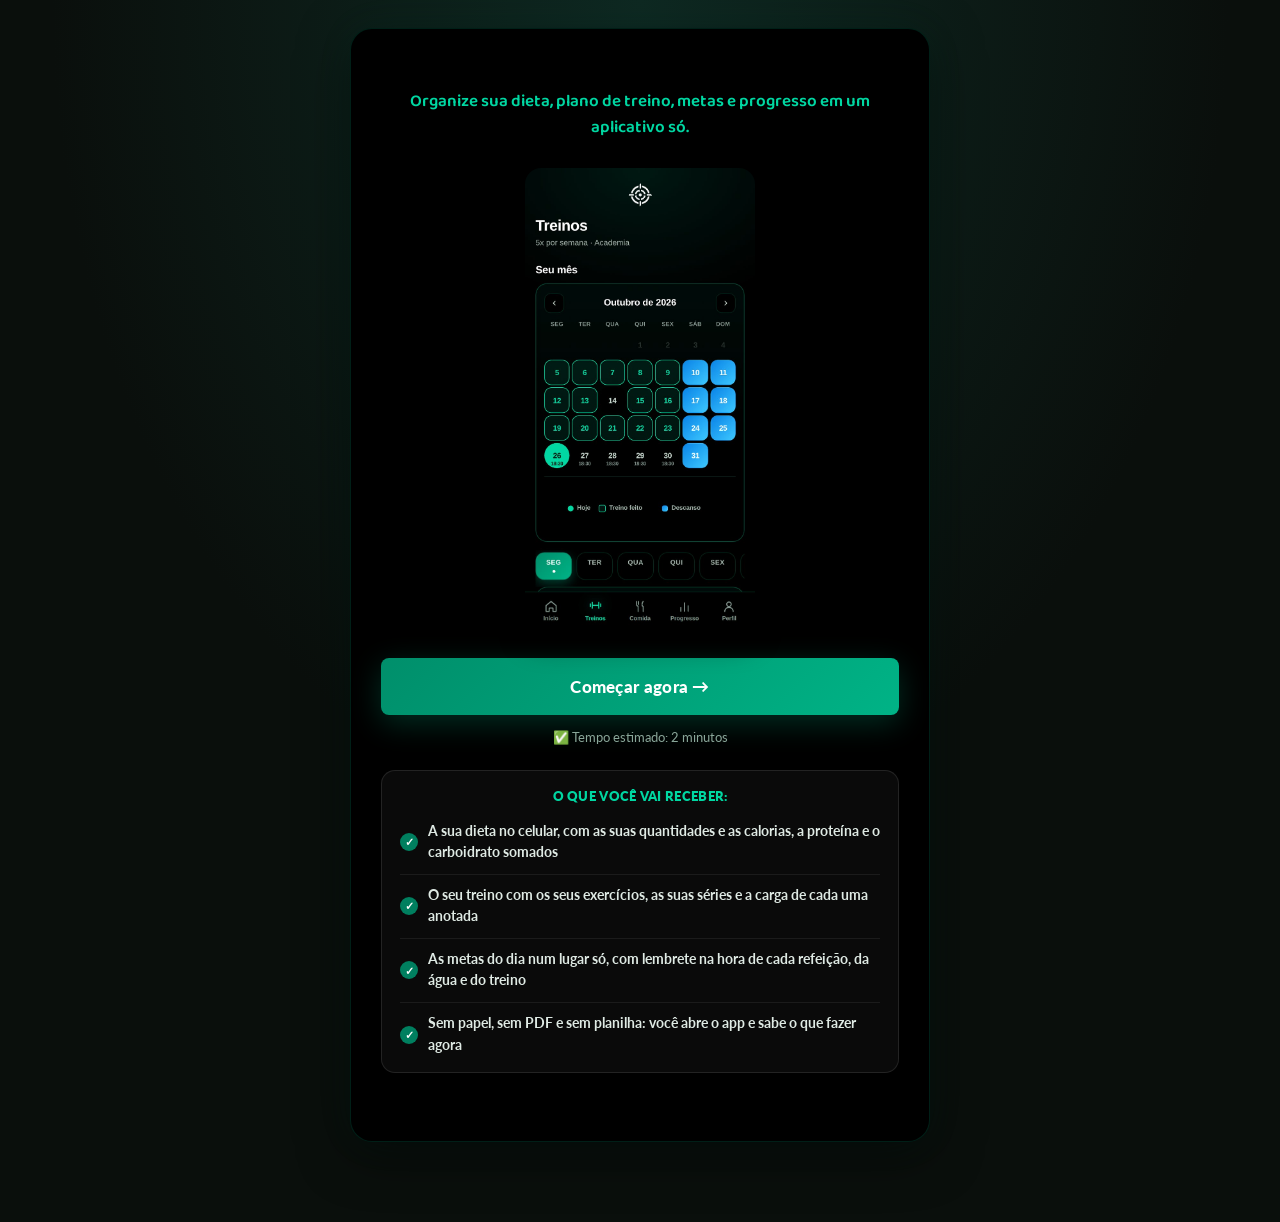
<file: quiz/1.html>
<!DOCTYPE html>
<html lang="pt-BR">
<head>
<meta charset="UTF-8" />
<meta name="viewport" content="width=device-width, initial-scale=1.0" />
<title>Focus Fit · Seu plano de dieta e treino organizado</title>
<meta name="facebook-domain-verification" content="1ghqwe79k59bfxj5rarqsz5i6aoug4" />
<!-- Meta Pixel Code -->
<script>
!function(f,b,e,v,n,t,s)
{if(f.fbq)return;n=f.fbq=function(){n.callMethod?
n.callMethod.apply(n,arguments):n.queue.push(arguments)};
if(!f._fbq)f._fbq=n;n.push=n;n.loaded=!0;n.version='2.0';
n.queue=[];t=b.createElement(e);t.async=!0;
t.src=v;s=b.getElementsByTagName(e)[0];
s.parentNode.insertBefore(t,s)}(window, document,'script',
'https://connect.facebook.net/en_US/fbevents.js');
fbq('init', '1021851947333727');
fbq('track', 'PageView');
</script>
<noscript><img height="1" width="1" style="display:none"
src="https://www.facebook.com/tr?id=1021851947333727&ev=PageView&noscript=1"
/></noscript>
<!-- End Meta Pixel Code -->

<!-- ===== Google Analytics 4 (funil do quiz) =====
     Cole aqui o ID de medição da sua propriedade GA4 (formato G-XXXXXXXXXX).
     Enquanto estiver vazio, nada é carregado e o quiz funciona normalmente. -->
<script>
  var GA_ID = '';
  if (GA_ID) {
    var gaTag = document.createElement('script');
    gaTag.async = true;
    gaTag.src = 'https://www.googletagmanager.com/gtag/js?id=' + GA_ID;
    document.head.appendChild(gaTag);
    window.dataLayer = window.dataLayer || [];
    window.gtag = function(){ dataLayer.push(arguments); };
    gtag('js', new Date());
    gtag('config', GA_ID);
  }
</script>
<!-- End GA4 -->
<style>
@import url('https://fonts.googleapis.com/css2?family=Open+Sans:wght@400;600;700;800;900&family=Playfair+Display:wght@400;700;900&family=Lato:wght@300;400;700;900&family=Baloo+2:wght@600;700;800&display=swap');

*{margin:0;padding:0;box-sizing:border-box;}

:root{
  --verde:#007F5F;
  --verde-claro:#00D7A2;
  --verde-suave:#e6f7f2;
  --verde-escuro:#004D3A;
  --dourado:#c8973a;
  --dourado-claro:#f5d99a;
  --creme:#fdf9f3;
  --cinza:#4a4a4a;
  --cinza-claro:#f5f5f5;
  --branco:#ffffff;
  --vermelho:#c0574f;
}

html{scroll-behavior:smooth;}

body{
  font-family:'Lato',sans-serif;
  background-color:#0a0f0c;
  background-image:radial-gradient(ellipse at top, #0F2A23 0%, #0a0f0c 65%);
  background-attachment:fixed;
  background-size:cover;
  background-position:center;
  color:#cfe0d6;
  line-height:1.6;
  min-height:100vh;
}

/* ===== BARRA TOPO ===== */
.topbar{
  background:var(--verde-escuro);
  color:#fff;
  text-align:center;
  padding:12px 16px;
  font-size:13px;
  font-weight:700;
  letter-spacing:.3px;
  position:sticky;
  top:0;
  z-index:50;
  box-shadow:0 2px 12px rgba(0,0,0,.15);
}
.topbar span{opacity:.9;}

/* ===== WRAP ===== */
.wrap{
  max-width:620px;
  margin:0 auto;
  padding:28px 20px 80px;
}

.card-quiz{
  background:#000;
  border-radius:22px;
  box-shadow:0 12px 50px rgba(0,0,0,.55), 0 0 40px rgba(0,215,162,.06);
  padding:34px 30px;
  position:relative;
  border:1px solid rgba(0,215,162,.14);
}

/* seta de voltar */
.back-btn{position:absolute;left:16px;top:14px;background:none;border:none;color:#7c9186;font-size:24px;line-height:1;cursor:pointer;padding:4px 8px;z-index:5;transition:color .18s;}
.back-btn:hover{color:var(--verde-claro);}

.brand{text-align:center;margin-bottom:6px;}
.brand-nome{font-family:'Playfair Display',serif;font-size:22px;font-weight:900;color:var(--verde-claro);}
.brand-logo{height:54px;display:block;margin:0 auto;}
.brand-sub{font-size:13px;color:#7c9186;margin-bottom:20px;text-align:center;}

/* ===== PROGRESSO ===== */
.progress-head{display:flex;justify-content:flex-end;font-size:13px;color:var(--dourado);font-weight:700;margin-bottom:8px;}
.progress-bar{height:7px;background:rgba(255,255,255,.08);border-radius:20px;overflow:hidden;margin-bottom:26px;}
.progress-fill{height:100%;background:linear-gradient(90deg,var(--verde),var(--verde-claro));border-radius:20px;transition:width .5s ease;}

/* ===== PILLS ===== */
.pills{display:flex;flex-wrap:wrap;gap:8px;margin-bottom:18px;}
.pill{background:rgba(0,215,162,.12);border:1px solid rgba(0,215,162,.3);color:var(--verde-claro);font-size:12px;font-weight:700;padding:6px 12px;border-radius:20px;}

/* ===== INSIGHT BOX ===== */
.insight{background:rgba(0,215,162,.1);border-left:4px solid var(--verde-claro);border-radius:8px;padding:14px 16px;font-size:14px;color:#cfe0d6;line-height:1.6;margin-bottom:20px;}
.insight strong{color:var(--verde-claro);}

.echo{font-size:14px;color:#8fa79c;margin-bottom:6px;}

/* ===== PERGUNTA ===== */
.q-title{font-family:'Open Sans',sans-serif;font-size:26px;font-weight:900;color:var(--verde-claro);line-height:1.25;margin-bottom:22px;text-align:center;}

/* ===== OPÇÕES ===== */
.opts{display:flex;flex-direction:column;gap:12px;}
/* variação compacta (perguntas com muitas opções, ex.: múltipla escolha) */
.opts.compact{gap:9px;}
.opts.compact .opt{padding:13px 16px;font-size:14.5px;}
.opts.compact .opt-radio{width:22px;height:22px;}
.q-title.tight{margin-bottom:12px;}
/* variação em grade: 2 opções por linha (abertura do quiz) */
.opts.grid2{display:grid;grid-template-columns:1fr 1fr;gap:10px;}
/* card = foto colada ao botão, os dois arredondados juntos como uma peça só */
.opts.grid2 .idade-card{display:flex;flex-direction:column;border-radius:16px;overflow:hidden;box-shadow:0 6px 18px rgba(0,143,107,.28);transition:all .18s ease;cursor:pointer;}
.opts.grid2 .idade-card:hover{transform:translateY(-2px);box-shadow:0 10px 26px rgba(0,143,107,.38);}
.opts.grid2 .idade-img{width:100%;aspect-ratio:1/1;object-fit:cover;display:block;}
.opts.grid2 .opt{
  padding:15px 14px;font-size:14px;font-weight:500;justify-content:center;text-align:center;gap:10px;
  background:linear-gradient(135deg,#008F6B,#00B386);color:#fff;border-color:transparent;
  border-radius:0;margin:0;
}
.opts.grid2 .opt:hover{transform:none;box-shadow:none;border-color:transparent;}
.opts.grid2 .opt.sel{background:linear-gradient(135deg,#004D3A,#008F6B);border-color:transparent;color:#fff;}
.opts.grid2 .opt-radio{width:20px;height:20px;border-color:rgba(255,255,255,.85);background:rgba(255,255,255,.16);}
.opts.grid2 .opt.sel .opt-radio{border-color:#fff;background:#fff;}
.opts.grid2 .opt.sel .opt-radio::after{color:var(--verde-escuro);font-size:12px;}
.opts.grid2 .idade-card:last-child:nth-child(odd){grid-column:1 / -1;justify-self:center;width:calc(50% - 5px);}
.opt{
  display:flex;align-items:center;gap:14px;
  background:rgba(255,255,255,.04);border:1.5px solid rgba(255,255,255,.1);border-radius:14px;
  padding:17px 18px;font-size:15px;font-weight:600;color:#dfeae4;
  cursor:pointer;transition:all .18s ease;text-align:left;
}
.opt:hover{border-color:var(--verde-claro);box-shadow:0 6px 20px rgba(0,215,162,.18);transform:translateY(-1px);}
.opt-radio{width:24px;height:24px;border-radius:50%;border:2px solid rgba(255,255,255,.25);flex-shrink:0;display:flex;align-items:center;justify-content:center;transition:all .18s ease;}
.opt.sel{border-color:var(--verde-claro);background:rgba(0,215,162,.16);}
.opt.sel .opt-radio{border-color:var(--verde-claro);background:var(--verde);}
.opt.sel .opt-radio::after{content:'✓';color:#fff;font-size:13px;font-weight:700;}

/* variação com foto colada à esquerda de cada opção (lista vertical) */
.opts.photo .opt-row{display:flex;align-items:stretch;border-radius:14px;overflow:hidden;box-shadow:0 4px 14px rgba(0,0,0,.06);cursor:pointer;transition:all .18s ease;}
.opts.photo .opt-row:hover{transform:translateY(-1px);box-shadow:0 8px 20px rgba(0,215,162,.18);}
.opts.photo .opt-row-img{width:84px;flex-shrink:0;object-fit:cover;display:block;}
.opts.photo .opt-row .opt{flex:1;border:none;border-radius:0;box-shadow:none;}
.opts.photo .opt-row .opt:hover{transform:none;box-shadow:none;border-color:transparent;}

/* ===== BOTÕES ===== */
.btn{
  display:block;width:100%;text-align:center;
  background:linear-gradient(135deg,#008F6B,#00B386);
  color:#fff;font-family:'Lato',sans-serif;font-size:17px;font-weight:900;
  border:none;border-radius:50px;padding:18px 28px;cursor:pointer;text-decoration:none;
  box-shadow:0 8px 30px rgba(0,143,107,.32);transition:transform .2s,box-shadow .2s;letter-spacing:.3px;
}
.btn:hover{transform:translateY(-2px);box-shadow:0 12px 40px rgba(0,143,107,.45);}
.btn-ghost{background:rgba(255,255,255,.04);color:var(--verde-claro);border:1.5px solid rgba(255,255,255,.12);box-shadow:none;margin-top:12px;}
.btn-ghost:hover{background:rgba(255,255,255,.07);box-shadow:none;}

/* ===== INPUT DE TEXTO (nome) ===== */
.text-input{width:100%;border:1.5px solid rgba(255,255,255,.12);border-radius:14px;padding:16px 18px;font-size:16px;font-family:'Lato',sans-serif;color:#eef6f3;background:rgba(255,255,255,.05);margin-bottom:14px;outline:none;transition:border-color .18s,box-shadow .18s;}
.text-input:focus{border-color:var(--verde-claro);box-shadow:0 6px 20px rgba(0,215,162,.18);}
.text-input::placeholder{color:#6f8579;}

/* ===== RÉGUA (peso / altura) ===== */
.ruler-sub{font-size:14px;color:#8fa79c;margin:-8px 0 18px;}
.unit-toggle{display:inline-flex;background:rgba(255,255,255,.06);border-radius:30px;padding:4px;margin-bottom:6px;}
.unit-toggle .ut{border:none;background:transparent;color:#8fa79c;font-weight:800;font-size:14px;padding:8px 26px;border-radius:24px;cursor:pointer;transition:all .18s;}
.unit-toggle .ut.active{background:var(--verde);color:#fff;box-shadow:0 4px 14px rgba(0,143,107,.3);}
.ruler-val{font-family:'Playfair Display',serif;font-size:46px;font-weight:900;color:var(--verde-claro);margin:16px 0 6px;line-height:1;}
.ruler-val small{font-size:20px;color:var(--verde-claro);margin-left:3px;font-weight:700;}
.ruler-track{position:relative;height:52px;margin:6px 6px 0;}
.ruler-line{position:absolute;left:0;right:0;bottom:16px;height:2px;background:rgba(255,255,255,.15);}
.ruler-ticks{position:absolute;left:0;right:0;bottom:16px;height:26px;display:flex;justify-content:space-between;align-items:flex-end;pointer-events:none;}
.ruler-ticks .tk{width:1px;height:12px;background:rgba(255,255,255,.2);}
.ruler-ticks .tk.maj{height:24px;width:2px;background:rgba(255,255,255,.35);}
.ruler-pointer{position:absolute;top:0;bottom:16px;width:3px;background:var(--verde-claro);transform:translateX(-50%);pointer-events:none;border-radius:2px;transition:left .05s linear;}
.ruler-pointer::after{content:'';position:absolute;bottom:-11px;left:50%;transform:translateX(-50%);border-left:8px solid transparent;border-right:8px solid transparent;border-top:12px solid var(--verde-claro);}
.ruler-input{position:absolute;left:0;right:0;top:0;width:100%;height:100%;margin:0;opacity:0;cursor:grab;z-index:5;-webkit-appearance:none;appearance:none;background:transparent;}
.ruler-input:active{cursor:grabbing;}
.ruler-input::-webkit-slider-thumb{-webkit-appearance:none;width:40px;height:52px;background:transparent;cursor:grab;}
.ruler-input::-moz-range-thumb{width:40px;height:52px;border:none;background:transparent;cursor:grab;}
.ruler-labels{display:flex;justify-content:space-between;font-size:13px;color:#8fa79c;font-weight:700;margin-top:6px;}

/* ===== INTRO ===== */
.intro-badge{display:inline-block;background:rgba(0,215,162,.14);color:var(--verde-claro);font-size:12px;font-weight:800;letter-spacing:1.5px;text-transform:uppercase;padding:7px 18px;border-radius:20px;margin-bottom:22px;}
.intro-h1{font-family:'Open Sans',sans-serif;font-size:32px;font-weight:900;color:var(--verde-claro);line-height:1.25;margin-bottom:16px;text-align:center;}
.intro-h1 span{color:var(--verde-claro);}
.intro-sub{font-size:16px;color:#a9bcb2;text-align:center;line-height:1.65;margin-bottom:26px;}
.hero-h1{font-family:'Baloo 2',sans-serif;font-size:30px;font-weight:800;color:var(--verde-claro);line-height:1.25;text-align:center;margin-bottom:18px;}
.hero-sub{font-family:'Baloo 2',sans-serif;font-size:17px;font-weight:600;color:var(--verde-claro);line-height:1.55;text-align:center;margin:20px 0 22px;}
.intro-secure{text-align:center;font-size:12px;color:#98a89f;margin-top:12px;}

/* ===== INTERSTICIAL ===== */
.inter-badge{display:flex;align-items:center;gap:12px;margin-bottom:16px;}
.inter-badge .ic{width:38px;height:38px;border-radius:50%;background:var(--verde-escuro);color:#fff;display:flex;align-items:center;justify-content:center;font-size:18px;flex-shrink:0;}
.inter-badge .tt{font-size:12px;font-weight:800;letter-spacing:1.2px;text-transform:uppercase;color:var(--verde-escuro);line-height:1.3;}
.inter-text{font-size:16px;color:#4a5c53;line-height:1.7;margin-bottom:14px;}
.inter-text strong{color:var(--verde);}
.inter-text .red{color:var(--vermelho);font-weight:700;}
.inter-mini{font-size:13px;color:#9aaaa2;margin-bottom:22px;}

/* ===== ANALISANDO ===== */
.analise-title{text-align:center;font-size:13px;font-weight:800;letter-spacing:1.5px;text-transform:uppercase;color:var(--verde-claro);margin-bottom:26px;}
.analise-list{display:flex;flex-direction:column;gap:16px;}
.analise-item{display:flex;align-items:center;gap:14px;font-size:15px;color:#9aaaa2;font-weight:600;opacity:.5;transition:all .4s ease;}
.analise-item .ic{width:28px;height:28px;border-radius:50%;border:2px solid #d5e2db;flex-shrink:0;display:flex;align-items:center;justify-content:center;font-size:13px;}
.analise-item.done{opacity:1;color:var(--verde-escuro);}
.analise-item.done .ic{background:var(--verde-escuro);border-color:var(--verde-escuro);color:#fff;}

/* ===== HISTÓRIA ===== */
.hist-avatar{width:82px;height:82px;border-radius:50%;margin:0 auto 12px;overflow:hidden;border:4px solid #fff;box-shadow:0 6px 20px rgba(0,0,0,.12);}
.hist-avatar img{width:100%;height:100%;object-fit:cover;}
.hist-tagline{font-family:'Playfair Display',serif;font-style:italic;font-size:17px;color:var(--verde-escuro);text-align:center;margin-bottom:14px;line-height:1.4;}
.hist-tag{display:block;width:max-content;margin:0 auto 10px;background:var(--verde-escuro);color:#fff;font-size:11px;font-weight:800;letter-spacing:1.5px;text-transform:uppercase;padding:5px 14px;border-radius:20px;}
.hist-nome{text-align:center;font-weight:900;font-size:16px;color:var(--cinza);}
.hist-info{text-align:center;font-size:13px;color:#9aaaa2;margin-bottom:6px;}
.hist-stars{text-align:center;color:#f5a623;font-size:16px;letter-spacing:2px;margin-bottom:16px;}
.hist-quote{font-size:14.5px;color:#556a60;line-height:1.7;font-style:italic;text-align:center;margin-bottom:18px;}
.hist-result{display:flex;align-items:center;gap:12px;justify-content:center;background:var(--verde);color:#fff;border-radius:12px;padding:14px 18px;font-size:14px;font-weight:700;line-height:1.4;margin-bottom:22px;}
.hist-result .ic{width:26px;height:26px;border-radius:50%;background:rgba(255,255,255,.25);display:flex;align-items:center;justify-content:center;flex-shrink:0;font-size:13px;}
.hist-pergunta{text-align:center;font-weight:700;color:var(--cinza);margin-bottom:14px;}

/* ===== MINI-VSL / VÍDEO PLACEHOLDER ===== */
.vsl-tag{display:block;width:max-content;margin:0 auto 14px;background:#fdecec;color:var(--vermelho);font-size:11px;font-weight:800;letter-spacing:1.5px;text-transform:uppercase;padding:6px 16px;border-radius:20px;}
.vsl-ask{font-family:'Playfair Display',serif;font-size:22px;font-weight:900;color:var(--verde-escuro);text-align:center;line-height:1.3;margin-bottom:20px;}
.vsl-ask span{color:var(--verde-claro);}
.video-box{position:relative;border-radius:16px;overflow:hidden;margin-bottom:18px;background:linear-gradient(135deg,var(--verde-suave),#d3eee5);border:1px solid #d6ece5;aspect-ratio:16/9;display:flex;flex-direction:column;align-items:center;justify-content:center;text-align:center;padding:20px;}
.video-box .play{width:66px;height:66px;border-radius:50%;background:var(--verde);color:#fff;display:flex;align-items:center;justify-content:center;font-size:26px;margin-bottom:14px;box-shadow:0 8px 30px rgba(0,143,107,.4);animation:pulse 2.2s ease-in-out infinite;}
.video-box .vlabel{font-size:12px;font-weight:800;letter-spacing:1.5px;text-transform:uppercase;color:var(--verde);}
.video-box .vname{font-family:'Playfair Display',serif;font-size:16px;font-weight:700;color:var(--verde-escuro);margin-top:6px;}
.video-box .vhint{font-size:11px;color:#9aaaa2;margin-top:8px;font-style:italic;}

/* roteiro visível (substitui o vídeo por enquanto) */
.roteiro{background:#f2faf7;border:1px solid #d6ece5;border-radius:14px;padding:20px;margin-bottom:20px;}
.roteiro h4{font-family:'Lato',sans-serif;font-size:14px;color:var(--verde);margin-bottom:12px;letter-spacing:.3px;font-weight:900;}
.roteiro p{font-size:14.5px;color:#556a60;line-height:1.7;margin-bottom:12px;}
.roteiro p:last-child{margin-bottom:0;}
.roteiro strong{color:var(--verde-escuro);}
.roteiro .red{color:var(--vermelho);font-weight:700;}

/* ===== PRÉ-PITCH (antes x depois) ===== */
.pp-h{font-family:'Playfair Display',serif;font-size:24px;font-weight:900;color:var(--verde-escuro);text-align:center;line-height:1.3;margin-bottom:8px;}
.pp-h span{color:var(--verde-claro);}
.pp-sub{text-align:center;font-size:14px;color:#7d9488;margin-bottom:24px;}

/* antes/depois */
.ad-grid{display:grid;grid-template-columns:1fr 1fr;gap:14px;}
.res-ad-grid{display:grid;grid-template-columns:1fr 1fr;gap:14px;}
.ad-col{background:#fff;border-radius:14px;padding:20px;border:1px solid #e4ede9;}
.ad-col.antes{border-top:3px solid #e07a7a;}
.ad-col.depois{border-top:3px solid var(--verde-claro);}
.ad-col h4{font-size:12px;font-weight:800;letter-spacing:1px;text-transform:uppercase;margin-bottom:14px;color:var(--cinza);}
.ad-col.antes h4{color:var(--vermelho);}
.ad-col.depois h4{color:var(--verde);}
.ad-col li{list-style:none;font-size:13px;color:#66756f;padding:6px 0;display:flex;gap:8px;align-items:flex-start;line-height:1.5;}
.ad-col.antes li::before{content:'✕';color:#e07a7a;font-weight:800;flex-shrink:0;}
.ad-col.depois li::before{content:'✓';color:var(--verde-claro);font-weight:800;flex-shrink:0;}
.ad-note{text-align:center;font-size:12px;color:#a8b8b1;margin-top:14px;font-style:italic;}

/* ===== OFERTA REVELAR ===== */
.rev-badge{display:block;width:max-content;margin:0 auto 16px;background:var(--verde-escuro);color:#fff;font-size:11px;font-weight:800;letter-spacing:1.5px;text-transform:uppercase;padding:6px 16px;border-radius:20px;}
.rev-lead{text-align:center;font-size:15px;color:#4a5c53;line-height:1.65;margin-bottom:22px;}
.rev-lead strong{color:var(--verde-escuro);}
.rev-tap{background:linear-gradient(135deg,var(--verde),#00B386);border-radius:16px;padding:26px 20px;text-align:center;color:#fff;cursor:pointer;box-shadow:0 10px 34px rgba(0,143,107,.32);transition:transform .2s;margin-bottom:18px;animation:pulse 2.4s ease-in-out infinite;}
.rev-tap:hover{transform:translateY(-2px);}
.rev-tap .big{font-family:'Playfair Display',serif;font-size:22px;font-weight:900;line-height:1.3;}
.rev-tap .small{font-size:13px;opacity:.9;margin-top:6px;}
@keyframes pulse{0%,100%{box-shadow:0 10px 34px rgba(0,143,107,.32);}50%{box-shadow:0 14px 44px rgba(0,143,107,.55);}}

.reserva{display:flex;align-items:center;justify-content:center;gap:10px;background:#eef7f4;border-radius:12px;padding:12px;font-size:14px;color:var(--verde-escuro);font-weight:700;margin-bottom:20px;}
.reserva .t{font-variant-numeric:tabular-nums;}
.rev-secure{text-align:center;font-size:12px;color:#a8b8b1;margin-top:16px;}

/* ===== PREÇO ===== */
.price-box{background:linear-gradient(150deg,var(--verde-escuro),var(--verde));border-radius:18px;padding:28px 24px;text-align:center;color:#fff;margin-bottom:18px;}
.price-box .label{font-size:12px;font-weight:800;letter-spacing:1.5px;text-transform:uppercase;opacity:.85;}
.price-box .val{font-family:'Playfair Display',serif;font-size:56px;font-weight:900;line-height:1;margin:6px 0;}
.price-box .val sup{font-size:24px;}
.price-box .de{font-size:14px;opacity:.75;text-decoration:line-through;}
.price-box .off{display:inline-block;background:var(--verde-claro);color:#fff;font-size:12px;font-weight:800;padding:4px 14px;border-radius:20px;margin-top:10px;letter-spacing:.5px;}
.price-just{font-size:13px;color:#7d9488;line-height:1.6;text-align:center;margin-bottom:18px;}
.price-just strong{color:var(--verde);}

/* ===== TOAST ===== */
.toast{position:fixed;left:50%;bottom:18px;transform:translateX(-50%);background:#fff;border:1px solid #e2ece7;border-radius:14px;box-shadow:0 8px 30px rgba(0,0,0,.14);padding:12px 16px;display:flex;align-items:center;gap:10px;max-width:340px;width:calc(100% - 40px);font-size:13px;color:var(--cinza);z-index:40;animation:slideUp .5s ease;}
.toast .ic{font-size:18px;}
.toast .x{margin-left:auto;color:#bbb;cursor:pointer;font-size:16px;background:none;border:none;}
.toast b{color:var(--verde);}
@keyframes slideUp{from{opacity:0;transform:translate(-50%,20px);}to{opacity:1;transform:translate(-50%,0);}}

/* ===== NOTIFICAÇÃO DE VENDA ===== */

/* ===== FADE ===== */
.fade{animation:fade .4s ease;}
@keyframes fade{from{opacity:0;transform:translateY(12px);}to{opacity:1;transform:translateY(0);}}

/* =========================================================
   PÁGINA FINAL (RESULTADO) — estilo da landing
   ========================================================= */
.result{max-width:900px;margin:0 auto;padding:0 0 40px;}
.result .container{max-width:760px;margin:0 auto;padding:0 22px;}
.res-hero{background:rgba(255,255,255,.94);border-radius:22px;box-shadow:0 12px 50px rgba(0,77,58,.14);padding:34px 30px;text-align:center;margin:28px 20px 24px;}
.res-hero .kicker{font-size:12px;font-weight:800;letter-spacing:1.5px;text-transform:uppercase;color:var(--verde-claro);margin-bottom:12px;}
.res-hero h1{font-family:'Playfair Display',serif;font-size:28px;font-weight:900;color:var(--verde-escuro);line-height:1.3;margin-bottom:14px;}
.res-hero h1 span{color:var(--verde-claro);}
.res-hero p{font-size:15px;color:#5f6f68;line-height:1.65;max-width:560px;margin:0 auto;}
.res-socialbar{display:flex;align-items:center;justify-content:center;gap:10px;background:rgba(255,255,255,.9);border-radius:14px;padding:12px 16px;margin:0 20px 30px;font-size:13px;color:var(--cinza);font-weight:600;box-shadow:0 4px 20px rgba(0,77,58,.08);}
.res-socialbar b{color:var(--verde);}
.live-count{display:inline-block;font-weight:800;color:var(--verde);min-width:20px;text-align:center;transition:transform .25s ease,color .25s ease;}
.live-count.bump{transform:scale(1.35);color:var(--verde-claro);}

.res-section{padding:26px 0;}
.res-h2{font-family:'Playfair Display',serif;font-size:26px;font-weight:900;color:var(--verde-escuro);text-align:center;line-height:1.3;margin-bottom:8px;}
.res-h2 span{color:var(--verde-claro);}
.res-sub{text-align:center;font-size:14px;color:#6f807a;margin-bottom:26px;}

.mod-card{background:#fff;border-radius:14px;border:1px solid #e4ede9;padding:20px 22px;margin-bottom:12px;box-shadow:0 2px 14px rgba(0,143,107,.06);}
.mod-head{display:flex;align-items:center;gap:14px;}
.mod-num{width:38px;height:38px;border-radius:10px;flex-shrink:0;background:linear-gradient(135deg,var(--verde),#00B386);color:#fff;font-family:'Playfair Display',serif;font-weight:900;font-size:16px;display:flex;align-items:center;justify-content:center;}
.mod-head h3{font-family:'Playfair Display',serif;font-size:16px;color:var(--verde-escuro);}
.mod-card p{font-size:13.5px;color:#66756f;line-height:1.65;margin-top:12px;}
.mod-result{background:var(--verde-suave);border-radius:8px;padding:10px 14px;margin-top:12px;font-size:12.5px;color:var(--verde);font-weight:700;}
.mod-result::before{content:'✓ Resultado: ';}

/* ===== PROVA CIENTÍFICA (mesma da landing) ===== */
.prova-numero{font-family:'Playfair Display',serif;font-size:72px;font-weight:900;color:#ff6f61;line-height:1;margin-bottom:6px;text-align:center;}
.prova-numero-legenda{font-size:15.5px;color:#a9bcb2;max-width:420px;margin:0 auto 26px;line-height:1.6;text-align:center;}
.prova-noticia{max-width:620px;margin:0 auto;background:#fff;border:1px solid #e4e4e4;border-radius:16px;overflow:hidden;box-shadow:0 8px 32px rgba(0,0,0,.10);}
.prova-noticia img{width:100%;height:auto;display:block;}
.prova-fonte{font-size:11.5px;color:#999;padding:12px 16px;text-align:left;border-top:1px solid #f0f0f0;line-height:1.6;}
.prova-texto{max-width:620px;margin:26px auto 0;font-size:16px;line-height:1.75;color:var(--cinza);text-align:left;}

/* ===== PROJEÇÃO (tela final, depois de recursos) ===== */
.proj-chart-tt{font-size:12.5px;font-weight:800;color:var(--verde-escuro);text-align:center;margin:26px 0 8px;}
.proj-chart-wrap{position:relative;width:100%;aspect-ratio:320/170;}
.proj-chart-wrap svg{position:absolute;inset:0;width:100%;height:100%;display:block;}
.proj-chart-label{position:absolute;transform:translate(-50%,-100%);background:#fff;border:1.5px solid #e2ece7;border-radius:8px;padding:3px 7px;font-size:9px;font-weight:800;white-space:nowrap;box-shadow:0 2px 6px rgba(0,0,0,.10);}
.proj-chart-days{position:relative;height:14px;margin:4px 0 10px;}
.proj-chart-day{position:absolute;transform:translateX(-50%);font-size:9.5px;color:#8a9a92;font-weight:700;white-space:nowrap;}
.proj-compare{display:grid;grid-template-columns:1fr 1fr;gap:10px;margin:22px 0;}
.proj-compare-col{border-radius:14px;padding:14px 12px;}
.proj-compare-img{width:100%;aspect-ratio:3/4;object-fit:cover;object-position:top center;border-radius:10px;display:block;margin-bottom:10px;}
.proj-compare-col.ruim{background:rgba(192,87,79,.14);}
.proj-compare-col.bom{background:rgba(0,215,162,.12);}
.proj-compare-col h5{font-size:12.5px;font-weight:900;margin:0 0 8px;text-align:center;}
.proj-compare-col.ruim h5{color:var(--vermelho);}
.proj-compare-col.bom h5{color:var(--verde-escuro);}
.proj-compare-col ul{list-style:none;padding:0;margin:0;font-size:12px;color:#cfe0d6;line-height:1.6;}
.proj-compare-col li{margin-bottom:6px;}
.glp-metric{margin-bottom:10px;}
.glp-metric:last-child{margin-bottom:0;}
.glp-metric-top{display:flex;justify-content:space-between;font-size:10.5px;font-weight:700;color:#4a4a4a;margin-bottom:4px;}
.glp-metric-top .val{font-weight:900;}
.proj-compare-col.ruim .glp-metric-top .val{color:var(--vermelho);}
.proj-compare-col.bom .glp-metric-top .val{color:var(--verde-escuro);}
.glp-bar{height:7px;border-radius:10px;background:#fff;overflow:hidden;}
.glp-bar-fill{height:100%;border-radius:10px;}
.proj-compare-col.ruim .glp-bar-fill{background:linear-gradient(90deg,#e05a4e,#f0a05a);}
.proj-compare-col.bom .glp-bar-fill{background:linear-gradient(90deg,var(--verde-escuro),var(--verde-claro));}
.prova-texto p{margin-bottom:14px;}
.prova-texto p:last-child{margin-bottom:0;}
@media(max-width:768px){.prova-numero{font-size:58px;}.prova-texto{font-size:15px;}}

/* tabela "quanto vale destravar" */
.valor-box{background:rgba(255,255,255,.04);border:1px solid rgba(255,255,255,.1);border-radius:16px;padding:8px 22px;margin-top:8px;box-shadow:0 2px 14px rgba(0,0,0,.2);}
.valor-row{display:flex;justify-content:space-between;align-items:center;gap:12px;padding:14px 0;border-bottom:1px solid rgba(255,255,255,.08);font-size:14px;}
.valor-row:last-child{border-bottom:none;}
.valor-row .lbl{color:#dfeae4;font-weight:700;}
.valor-row .num{color:var(--vermelho);font-weight:800;white-space:nowrap;}
.valor-row.total{background:#fbf1f0;margin:0 -22px;padding:16px 22px;border-radius:12px;}
.valor-nota{text-align:center;font-size:13px;color:#7d9488;margin-top:16px;line-height:1.7;}
.valor-nota .red{color:var(--vermelho);font-weight:700;}

/* decisão (2 opções) */
.dec-grid{display:grid;grid-template-columns:1fr 1fr;gap:16px;margin-top:8px;}
.dec-col{border-radius:16px;padding:24px 20px;text-align:center;font-size:13.5px;line-height:1.6;}
.dec-col .dt{font-size:12px;font-weight:800;letter-spacing:1.5px;text-transform:uppercase;margin-bottom:12px;}
.dec-col.op1{background:#fff;border:1px solid #e4ede9;color:#66756f;}
.dec-col.op1 .dt{color:var(--vermelho);}
.dec-col.op2{background:var(--verde-suave);border:1px solid var(--verde-claro);color:#3a5a4c;box-shadow:0 6px 24px rgba(0,215,162,.18);}
.dec-col.op2 .dt{color:var(--verde);}

/* depoimentos */
.dep-carousel{overflow:hidden;padding:6px 0 16px;}
.dep-track{display:flex;gap:16px;width:max-content;padding:0 8px;animation:dep-scroll 34s linear infinite;}
.dep-track:hover{animation-play-state:paused;}
@keyframes dep-scroll{0%{transform:translateX(0);}100%{transform:translateX(-50%);}}
.dep-c{background:#fff;border-radius:18px;border:1px solid #e4ede9;padding:22px 20px;min-width:270px;max-width:270px;box-shadow:0 4px 20px rgba(0,143,107,.08);display:flex;flex-direction:column;text-align:center;}
.dep-c img{width:64px;height:64px;border-radius:50%;object-fit:cover;margin:0 auto 10px;border:3px solid var(--verde-suave);}
.dep-c .n{font-weight:900;font-size:14px;color:var(--cinza);}
.dep-c .id{font-size:12px;color:#a8b8b1;margin-bottom:6px;}
.dep-c .st{color:#f5a623;font-size:14px;letter-spacing:2px;margin-bottom:10px;}
.dep-c .qt{font-style:italic;font-weight:700;font-size:13.5px;color:var(--verde);margin-bottom:8px;line-height:1.45;}
.dep-c .tx{font-size:12.5px;color:#66756f;line-height:1.6;text-align:left;}

/* quem é (expert) */
.quem{background:rgba(255,255,255,.9);border-radius:18px;padding:30px 24px;text-align:center;box-shadow:0 4px 20px rgba(0,77,58,.08);}
.quem .foto{width:150px;height:150px;border-radius:50%;border:4px solid var(--verde-claro);box-shadow:0 0 34px rgba(0,215,162,.4);margin:0 auto 20px;display:flex;align-items:center;justify-content:center;background:var(--verde-suave);font-family:'Playfair Display',serif;font-size:34px;font-weight:900;color:var(--verde);line-height:1.05;}
.quem h3{font-family:'Playfair Display',serif;font-size:22px;color:var(--verde-escuro);margin-bottom:12px;}
.quem h3 span{color:var(--verde-claro);}
.quem p{font-size:14px;color:#5f6f68;line-height:1.75;max-width:520px;margin:0 auto;}
.quem p span{color:var(--verde);font-weight:700;}

/* garantia img */
.gar-img{max-width:500px;width:92%;border-radius:16px;display:block;margin:0 auto;}

/* oferta final */
.oferta-final{background:#fff;border-radius:22px;box-shadow:0 12px 50px rgba(0,0,0,.12);padding:34px 28px;max-width:460px;margin:0 auto;text-align:center;position:relative;overflow:hidden;border:1px solid #eadfce;}
.oferta-final::before{content:'';position:absolute;top:0;left:0;right:0;height:5px;background:var(--verde);}
.oferta-final .ot{font-family:'Playfair Display',serif;font-size:22px;color:var(--verde-escuro);margin-bottom:18px;}
.of-item{display:flex;align-items:flex-start;gap:9px;padding:7px 0;font-size:13.5px;color:#556a60;border-bottom:1px solid #f0f5f2;text-align:left;}
.of-item:last-of-type{border-bottom:none;}
.of-item .ic{width:19px;height:19px;border-radius:50%;background:var(--verde);color:#fff;font-size:10px;display:flex;align-items:center;justify-content:center;flex-shrink:0;margin-top:2px;}
.of-item .nm{flex:1;}
.of-item .pr{flex-shrink:0;color:var(--verde-claro);text-decoration:line-through;font-weight:700;font-size:12.5px;}
.of-block{text-align:left;font-size:11px;font-weight:800;letter-spacing:1.2px;text-transform:uppercase;color:var(--verde);margin:16px 0 4px;}
.of-block.bonus{color:var(--dourado);}
.of-de{font-size:15px;color:#a8b8b1;text-decoration:line-through;margin-top:20px;}
.of-por{font-size:12px;font-weight:800;letter-spacing:1px;text-transform:uppercase;color:var(--verde-claro);margin-top:6px;}
.of-val{font-family:'Playfair Display',serif;font-size:48px;font-weight:900;color:var(--verde-escuro);line-height:1;margin:4px 0;}
.of-avista{font-size:14px;color:#8aa79a;margin-bottom:22px;}
.of-secure{font-size:12px;color:#a8b8b1;margin-top:12px;}

/* faq */
.faq details{background:#fff;border-radius:12px;margin-bottom:10px;border:1px solid #e4ede9;overflow:hidden;}
.faq summary{padding:16px 20px;font-size:14.5px;font-weight:700;color:var(--cinza);cursor:pointer;display:flex;justify-content:space-between;align-items:center;list-style:none;gap:12px;}
.faq summary::-webkit-details-marker{display:none;}
.faq summary::after{content:'+';font-size:22px;color:var(--verde);font-weight:300;flex-shrink:0;transition:transform .3s;}
.faq details[open] summary::after{transform:rotate(45deg);}
.faq .a{padding:0 20px 18px;font-size:13.5px;color:#66756f;line-height:1.7;}

/* faq da tela de projeção (fundo escuro do card-quiz, não o fundo claro do .faq acima) */
.faq-escuro details{background:rgba(255,255,255,.04);border:1px solid rgba(255,255,255,.1);border-radius:12px;margin-bottom:10px;overflow:hidden;}
.faq-escuro summary{padding:15px 18px;font-size:14px;font-weight:700;color:#eef6f3;cursor:pointer;display:flex;justify-content:space-between;align-items:center;list-style:none;gap:12px;}
.faq-escuro summary::-webkit-details-marker{display:none;}
.faq-escuro summary::after{content:'+';font-size:20px;color:var(--verde-claro);font-weight:300;flex-shrink:0;transition:transform .3s;}
.faq-escuro details[open] summary::after{transform:rotate(45deg);}
.faq-escuro .a{padding:0 18px 16px;font-size:13px;color:#9aa8a2;line-height:1.65;}

.res-footer{text-align:center;padding:30px 20px;font-size:12px;color:#8aa79a;line-height:1.7;}

/* ===== DIAGNÓSTICO (IMC + sinais) ===== */
.diag-imc{text-align:center;margin:22px 0 6px;}
.diag-imc-tt{font-family:'Playfair Display',serif;font-size:19px;color:var(--verde-escuro);font-weight:900;}
.diag-imc-val{font-size:14px;color:var(--cinza);margin:8px 0 4px;}
.diag-imc-val strong{color:var(--verde-escuro);}
.diag-imc-zona{font-weight:800;}
.diag-bar-wrap{margin:34px 6px 0;}
.diag-bar{position:relative;height:24px;display:flex;border-radius:20px;overflow:visible;}
.diag-bar .z{flex:1;height:100%;}
.diag-bar .z:first-child{border-radius:20px 0 0 20px;}
.diag-bar .z:last-child{border-radius:0 20px 20px 0;}
.diag-bar .z1{background:#bcd3f0;}
.diag-bar .z2{background:#bde8dc;}
.diag-bar .z3{background:#f5db8e;}
.diag-bar .z4{background:#e7a6a0;}
.diag-pointer{position:absolute;top:-32px;transform:translateX(-50%);background:var(--verde-escuro);color:#fff;font-size:11px;font-weight:800;padding:5px 9px;border-radius:8px;white-space:nowrap;z-index:2;}
.diag-pointer::after{content:'';position:absolute;bottom:-5px;left:50%;transform:translateX(-50%);border-left:5px solid transparent;border-right:5px solid transparent;border-top:6px solid var(--verde-escuro);}
.diag-labels{display:flex;font-size:10.5px;color:#9aaaa2;font-weight:700;margin:8px 0 4px;}
.diag-labels span{flex:1;text-align:center;}
.lib-box{text-align:center;margin:18px 0 14px;}
.lib-label{font-size:11.5px;font-weight:800;letter-spacing:1px;text-transform:uppercase;color:var(--verde);}
.lib-pct{font-family:'Open Sans',sans-serif;font-size:42px;font-weight:900;color:var(--verde-escuro);line-height:1;margin:6px 0 10px;font-variant-numeric:tabular-nums;}
.lib-bar{height:11px;background:#e3ede8;border-radius:20px;overflow:hidden;}
.lib-fill{height:100%;width:0;background:linear-gradient(90deg,var(--verde-escuro),var(--verde-claro));border-radius:20px;}
.meta-img{border:2px dashed #cdddd4;border-radius:14px;background:#f2faf7;color:#9aaaa2;font-size:13px;padding:46px 16px;margin:0 0 18px;}
.causa-box{background:#fdecec;border-radius:14px;padding:16px 18px;margin:16px 0;}
.causa-box h4{color:var(--vermelho);font-size:14.5px;line-height:1.35;margin-bottom:8px;}
.causa-box p{font-size:13.5px;color:#8a5f5c;margin:0;}
.diag-hl{background:var(--vermelho);color:#fff;font-weight:800;padding:1px 5px;border-radius:4px;}
.diag-chart{background:#fff;border:1px solid #e4ede9;border-radius:14px;padding:18px 16px 14px;margin:18px 0;text-align:center;box-shadow:0 2px 14px rgba(0,143,107,.06);}
.diag-chart-leg{display:flex;justify-content:center;gap:18px;flex-wrap:wrap;margin-top:8px;font-size:12px;color:#66756f;font-weight:700;}
.diag-chart-leg i{display:inline-block;width:14px;height:4px;border-radius:3px;vertical-align:middle;margin-right:5px;}
.diag-chart-leg .dg{background:var(--verde);}
.diag-chart-leg .dr{background:#d3bdbb;}
.diag-aviso{background:#fbf3e3;border-left:4px solid var(--dourado);border-radius:8px;padding:14px 16px;font-size:13px;color:#6a5a3a;line-height:1.6;margin:18px 0;}
.diag-aviso strong{color:var(--verde-escuro);}
.alerta-box{background:#fdecec;border-radius:14px;padding:18px 20px;margin:16px 0;}
.alerta-box h4{color:var(--vermelho);font-size:15px;margin-bottom:12px;display:flex;align-items:center;gap:8px;}
.alerta-box .it{font-size:13.5px;color:#8a5f5c;padding:5px 0;display:flex;gap:9px;align-items:flex-start;line-height:1.55;}
.alerta-box .it::before{content:'✕';color:var(--vermelho);font-weight:900;flex-shrink:0;}
.solucao-box{background:none;border:none;border-radius:0;padding:0;margin:22px 0;}
.solucao-box h4{color:#eef6f3;font-size:20px;font-weight:900;margin-bottom:10px;line-height:1.35;display:flex;gap:9px;align-items:flex-start;justify-content:center;text-align:center;}
.solucao-box p{font-size:13.5px;color:#c3d4cb;line-height:1.65;}
.solucao-box p strong{color:var(--verde-claro);}

@media(max-width:600px){
  .intro-h1{font-size:26px;}
  .q-title{font-size:22px;}
  .card-quiz{padding:26px 20px;}
  .res-hero h1{font-size:23px;}
  .res-h2{font-size:22px;}
  .ad-grid,.res-ad-grid,.dec-grid{grid-template-columns:1fr;}
  .of-val{font-size:42px;}
  .vsl-ask{font-size:20px;}
}

/* ===== POP-UP DE SAÍDA (BOTÃO VOLTAR) ===== */
.saida-overlay{position:fixed;inset:0;background:rgba(0,0,0,.82);backdrop-filter:blur(3px);display:none;align-items:center;justify-content:center;padding:20px;z-index:9999;}
.saida-overlay.aberto{display:flex;}
.saida-modal{background:#000;border-radius:24px;padding:44px 32px 28px;box-shadow:0 12px 60px rgba(0,0,0,.6), 0 0 40px rgba(0,215,162,.08);border:1px solid rgba(0,215,162,.16);width:min(460px,100%);max-height:92vh;overflow:hidden auto;text-align:center;position:relative;animation:saidaEntra .28s ease-out;}
.saida-modal::before{content:'';position:absolute;top:0;left:0;right:0;height:5px;background:linear-gradient(90deg,var(--verde),var(--verde-claro));}
@keyframes saidaEntra{from{opacity:0;transform:translateY(16px) scale(.97);}to{opacity:1;transform:none;}}
.saida-fechar{position:absolute;top:12px;right:14px;background:none;border:none;font-size:26px;line-height:1;color:#5c6b63;cursor:pointer;padding:4px 8px;z-index:2;}
.saida-fechar:hover{color:var(--verde-claro);}
.saida-selo{text-transform:uppercase;color:var(--verde-claro);font-weight:700;letter-spacing:1px;font-size:13px;margin-bottom:10px;}
.saida-titulo{font-family:'Open Sans',sans-serif;font-size:20px;font-weight:800;line-height:1.25;color:#eef6f3;margin-bottom:12px;}
.saida-badge{display:inline-block;background:linear-gradient(135deg,#008F6B,#00B386);color:#fff;font-family:'Open Sans',sans-serif;font-size:30px;font-weight:900;letter-spacing:.3px;text-transform:uppercase;padding:10px 22px;border-radius:14px;margin-bottom:18px;transform:rotate(-2deg);animation:descontoPulse 1.6s ease-in-out infinite;}
@keyframes descontoPulse{0%,100%{transform:rotate(-2deg) scale(1);box-shadow:0 8px 28px rgba(0,143,107,.5);}50%{transform:rotate(-2deg) scale(1.045);box-shadow:0 14px 40px rgba(0,143,107,.8);}}
.saida-sub{color:#c3d4cb;font-weight:700;font-size:15px;line-height:1.7;letter-spacing:.3px;margin-bottom:24px;}
.saida-de{font-size:16px;color:#6f8579;text-decoration:line-through;margin-bottom:4px;}
.saida-por{font-size:13px;text-transform:uppercase;color:var(--verde-claro);font-weight:700;letter-spacing:1px;margin-bottom:4px;}
.saida-val{font-family:'Open Sans',sans-serif;font-size:46px;font-weight:900;color:var(--verde-claro);line-height:1;margin-bottom:6px;text-shadow:0 0 26px rgba(0,215,162,.45);}
.saida-val small{font-size:16px;font-weight:700;color:#8aa79a;margin-left:4px;}
.saida-depois{font-size:13px;color:#8aa79a;margin-bottom:10px;}
.saida-economia{font-size:15px;font-weight:700;color:var(--verde-claro);margin-bottom:22px;}
.saida-beneficios{background:rgba(255,255,255,.04);border:1px solid rgba(255,255,255,.1);border-radius:14px;padding:6px 18px;margin:0 0 22px;text-align:left;}
.saida-beneficios .sb-item{display:flex;align-items:center;gap:10px;font-size:13.5px;font-weight:700;color:#dfeae4;padding:10px 0;border-bottom:1px solid rgba(255,255,255,.07);}
.saida-beneficios .sb-item:last-child{border-bottom:none;}
.saida-beneficios .sb-ic{flex-shrink:0;width:18px;height:18px;border-radius:50%;background:var(--verde);color:#fff;font-size:11px;font-weight:900;display:flex;align-items:center;justify-content:center;}
.saida-modal .btn{font-size:16px;padding:17px 24px;}
.saida-recusa{display:inline-block;margin-top:14px;font-size:13px;color:#6f8579;text-decoration:underline;background:none;border:none;cursor:pointer;font-family:inherit;}
.saida-recusa:hover{color:#9aa8a2;}
.saida-rodape{font-size:12px;color:#6f8579;margin-top:12px;letter-spacing:.3px;}
@media (max-width:768px){
  .saida-modal{padding:36px 20px 22px;border-radius:18px;}
  .saida-titulo{font-size:18px;}
  .saida-badge{font-size:24px;padding:9px 18px;}
  .saida-sub{font-size:14px;}
  .saida-val{font-size:38px;}
}

/* ===== RESUMO DO APP: o celular 3D da landing (conheca.html), versão curta =====
   O celular fica grudado no topo enquanto ela rola; cada passo troca a tela
   e os números marcam o que o passo explica. 5 passos de 32vh (a landing
   tem 6 de 62vh), pra chegar no fim rápido. */
.rf{position:relative;margin:26px -6px 0;}
.rf-tt{text-align:center;font-size:22px;font-weight:900;color:var(--verde-claro);line-height:1.2;margin:0 0 4px;}
.rf-sub{text-align:center;font-size:13.5px;color:#9aa8a2;margin:0 0 6px;}
.rf-palco-wrap{position:sticky;top:0;height:54vh;z-index:2;background:#000;box-shadow:0 18px 18px #000;}
.rf-palco{position:absolute;inset:0;display:flex;align-items:center;justify-content:center;perspective:1300px;}
.rf-fone{position:relative;width:min(44vw,190px,22vh);aspect-ratio:390/844;transform-style:preserve-3d;
  transform:rotateY(var(--ry,-12deg)) rotateX(var(--rx,6deg)) rotateZ(var(--rz,0deg));will-change:transform;}
.rf-fone .chapa{position:absolute;inset:-8px;border-radius:34px;background:linear-gradient(145deg,#1d2622,#07100c 60%,#0e1713);}
.rf-fone .chapa.c1{transform:translateZ(-5px);filter:brightness(.8);}
.rf-fone .chapa.c2{transform:translateZ(-10px);filter:brightness(.55);box-shadow:0 40px 70px rgba(0,0,0,.8);}
.rf-fone .frente{position:absolute;inset:-8px;border-radius:34px;padding:8px;
  background:linear-gradient(145deg,#2b3a33,#0b1510 45%,#1a2621);
  box-shadow:inset 0 0 0 1.5px rgba(255,255,255,.08),inset 0 0 0 3px rgba(0,0,0,.6),0 0 0 1px rgba(0,215,162,.25);}
.rf-tela{position:relative;width:100%;height:100%;border-radius:26px;overflow:hidden;background:#000;container-type:inline-size;}
.rf-ilha{position:absolute;top:7px;left:50%;transform:translateX(-50%);width:32%;height:16px;border-radius:14px;background:#000;z-index:5;}
.rf-brilho{position:absolute;inset:0;border-radius:26px;pointer-events:none;z-index:4;
  background:linear-gradient(115deg,rgba(255,255,255,.12) 0%,rgba(255,255,255,0) 32%,rgba(255,255,255,0) 70%,rgba(255,255,255,.05) 100%);
  background-size:220% 100%;background-position:var(--bx,40%) 0;}
.rf-app{position:absolute;inset:0;opacity:0;transform:translateY(5%) scale(.97);transition:opacity .45s ease,transform .55s cubic-bezier(.2,.8,.2,1);}
.rf-app.on{opacity:1;transform:none;}
.rf-app img{width:100%;height:100%;object-fit:cover;object-position:top;display:block;}
.rf-bloqueio{background:radial-gradient(90% 60% at 50% 0%,#0b3a2d,#000 70%);display:flex;flex-direction:column;align-items:center;padding:14cqw 6cqw 0;}
.rf-bloqueio .hora{font-size:20cqw;font-weight:900;line-height:1;margin-top:2cqw;color:#eef6f3;}
.rf-bloqueio .dia{font-size:4cqw;color:#9fb0a7;font-weight:700;margin-bottom:6cqw;}
.rf-aviso{width:100%;display:flex;gap:3cqw;align-items:flex-start;background:rgba(20,30,26,.78);border:1px solid rgba(255,255,255,.06);
  border-radius:5cqw;padding:3.4cqw 3.6cqw;margin-bottom:2.6cqw;text-align:left;}
.rf-aviso img{width:8.5cqw;height:8.5cqw;border-radius:2.4cqw;background:#000;padding:1.2cqw;flex-shrink:0;}
.rf-aviso div{flex:1;min-width:0;}
.rf-aviso b{display:block;font-size:3.9cqw;line-height:1.25;color:#eef6f3;}
.rf-aviso span{display:block;font-size:3.5cqw;color:#9fb0a7;line-height:1.35;margin-top:.6cqw;}
.rf-aviso small{font-size:3cqw;color:#7c9186;font-weight:700;white-space:nowrap;}
.rf-pinos{position:absolute;inset:0;pointer-events:none;}
.rf-pino{position:absolute;width:22px;height:22px;margin:-11px 0 0 -11px;border-radius:50%;border:1.5px solid var(--verde-claro);background:rgba(0,0,0,.78);
  color:var(--verde-claro);font-size:11px;font-weight:900;display:flex;align-items:center;justify-content:center;opacity:0;transition:opacity .3s;}
.rf-pino.on{opacity:1;box-shadow:0 0 0 6px rgba(0,215,162,.15);}
.rf-passos{position:relative;z-index:1;padding:0 6px 16vh;}
.rf-passo{min-height:32vh;padding-top:3vh;opacity:.18;transition:opacity .35s;}
.rf-passo.on{opacity:1;}
.rf-passo .n{font-size:11.5px;font-weight:900;letter-spacing:.08em;color:var(--verde-claro);}
.rf-passo h3{font-size:20px;font-weight:900;color:#eef6f3;line-height:1.25;margin:6px 0 10px;}
.rf-passo ul{list-style:none;padding:0;margin:0;display:grid;gap:8px;}
.rf-passo li{display:flex;gap:10px;align-items:flex-start;font-size:14.5px;font-weight:700;color:#dfeae4;line-height:1.4;}
.rf-passo li b{flex-shrink:0;width:22px;height:22px;border-radius:50%;border:1px solid var(--verde-claro);color:var(--verde-claro);
  font-size:11px;display:flex;align-items:center;justify-content:center;margin-top:1px;}
@media (prefers-reduced-motion: reduce){ .rf-app,.rf-passo{transition:none;} }
</style>
</head>
<body>

<div id="app"></div>

<script>
/* =========================================================
   CONFIG  —  é só aqui que você mexe pra configurar o funil
   ========================================================= */
const APP_NOME = 'Focus Fit';

/* Se ainda não tem os checkouts da Ticto configurados, deixe em branco:
   clicar em qualquer plano leva a pessoa direto pro cadastro do app
   (index.html), sem cobrar nada. Quando criar os 3 produtos na Ticto,
   cole os links aqui — e também em config.js (o app usa esses mesmos
   3 links na tela de "faltou o pagamento"; são arquivos sem import
   entre si, então precisa colar dos dois lados). */
const CHECKOUT_URL_MENSAL = 'https://app.zuptos.com.br/checkout/0c0f9d90ef9c6938';
const CHECKOUT_URL_TRIMESTRAL = 'https://app.zuptos.com.br/checkout/b8b35e1625ad65b7';
const CHECKOUT_URL_ANUAL = 'https://app.zuptos.com.br/checkout/4c18c052c5030bd6';
const APP_URL = '/index.html';          // pra onde vai quem clicar num plano sem checkout configurado
const CHAVE_QUIZ = 'app_emag_quiz';     // onde as respostas ficam salvas pro cadastro do app já abrir preenchido (mesmo navegador)

/* Ponte quiz -> app pra quando NÃO é o mesmo navegador (ex.: quiz no
   navegador do Instagram, pagamento e cadastro no Safari/Chrome do
   celular). As respostas também vão pro Supabase com um token, que
   viaja na URL do link clicado (?quiz=TOKEN); o app busca por ele.
   Mesmas credenciais de config.js — são arquivos separados, sem
   import, então o valor não se propaga sozinho. */
const SUPABASE_URL = 'https://ddtxvijlmjqtaxdystph.supabase.co';
const SUPABASE_ANON_KEY = 'sb_publishable_XsRkTp9ahN8T3ydSfOEE_Q_AYH4Oq11';

/* ===== Rastreamento Meta Pixel (seguro, não quebra se o pixel não carregar) ===== */
function px(evento, padrao){
  try{ if(typeof fbq==='function'){ padrao ? fbq('track', evento) : fbq('trackCustom', evento); } }catch(e){}
}

/* =========================================================
   MEDIÇÃO DO FUNIL DO QUIZ
   Manda o mesmo evento para o GA4 e para o Pixel. Serve para
   responder duas perguntas: em que etapa a pessoa parou e qual
   resposta cada pergunta mais recebeu.
   ========================================================= */
function track(evento, params){
  try{ if(typeof gtag==='function') gtag('event', evento, params||{}); }catch(e){}
  try{ if(typeof fbq==='function') fbq('trackCustom', evento, params||{}); }catch(e){}
}

/* estado da medição: guarda a etapa mais avançada que a pessoa viu */
const track_estado = { etapa:0, rotulo:'intro', concluiu:false, respondidas:0 };

function trackEtapa(step){
  let num = 0, rotulo = step.type;
  if(step.type==='question'){ num = step.q.num; rotulo = step.q.id; }
  else if(step.type==='intro'){ num = 0; rotulo = 'intro_idade'; }
  else { num = track_estado.etapa; }                 /* telas de conteúdo herdam o número da última pergunta */

  track_estado.etapa  = Math.max(track_estado.etapa, num);
  track_estado.rotulo = rotulo;
  if(step.type==='result') track_estado.concluiu = true;

  track('quiz_etapa', {
    etapa: num,
    etapa_id: rotulo,
    tipo: step.type,
    posicao: state.idx,
    total_perguntas: TOTAL_Q
  });
}

function trackResposta(qid, valor){
  track_estado.respondidas++;
  const q = QUESTIONS.find(x=>x.id===qid);
  track('quiz_resposta', {
    pergunta: qid,
    etapa: q ? q.num : 0,
    resposta: Array.isArray(valor) ? valor.join(' | ') : String(valor)
  });
}

/* abandono: quem fecha a página antes da tela final marca a última etapa vista */
window.addEventListener('pagehide', function(){
  if(track_estado.concluiu) return;
  track('quiz_abandono', {
    etapa: track_estado.etapa,
    etapa_id: track_estado.rotulo,
    respondidas: track_estado.respondidas
  });
});

/* =========================================================
   PERGUNTAS
   Ordem = ordem de execução: sem indireção de "perguntas adiadas",
   pra ficar fácil de ler e de editar depois. Segue SPIN (Situação →
   Problema → Implicação → Necessidade), igual ao quiz original, mas
   nada aqui menciona canetinha: é sobre montar o plano do app.
   ========================================================= */
const QUESTIONS = [
  /* Quiz de quem JÁ TEM plano: nada de corpo nem de meta de peso. As
     perguntas fazem a pessoa enxergar a bagunça da rotina dela (onde o
     plano fica, se soma as calorias, se anota a carga) e só pedem do app
     o que ele usa: objetivo, dias de treino e refeições por dia. */

  /* ===== S — SITUAÇÃO ===== */
  {
    id:'objetivo', num:1,
    question:'Qual é o seu objetivo hoje?',
    options:['🔥 Emagrecer e perder gordura','💪 Ganhar massa muscular','⚖️ Manter o peso e melhorar o condicionamento']
  },
  {
    /* só personalização/copy: não entra no índice nem vai pro app */
    id:'nivel_treino', num:2,
    question:'Há quanto tempo você treina?',
    options:['Menos de 1 ano','De 1 a 2 anos','Mais de 3 anos','Nunca treinei']
  },
  {
    id:'plano_atual', num:3,
    question:'O que você já tem montado hoje?',
    options:[
      'Dieta e treino, feitos por nutricionista ou personal',
      'Só a dieta',
      'Só o treino',
      'Monto a minha dieta e o meu treino por conta própria'
    ]
  },
  {
    /* a ordem das opções importa: PESOS_INDICE e ROTINA_HOJE leem pelo índice */
    id:'onde_plano', num:4,
    question:'Onde fica o seu plano hoje?',
    options:['📱 No PDF ou num print do celular','📓 No papel ou num caderno','📊 Numa planilha','📝 Num app de anotações','🧠 Só na minha cabeça']
  },

  /* ===== P — PROBLEMA ===== */
  {
    id:'frustracao', num:5,
    question:'O que mais atrapalha você a seguir o seu plano?',
    options:[
      '📄 O plano fica no papel ou no PDF e eu me perco',
      '⏰ Esqueço os horários das refeições e do treino',
      '🧮 Não sei se estou batendo as calorias e a proteína',
      '🏋️ Não anoto as cargas e não sei se estou evoluindo',
      '🔁 Começo bem e perco o ritmo no meio da semana'
    ]
  },
  {
    id:'contagem', num:6,
    question:'Você sabe quantas calorias e quanta proteína comeu ontem?',
    options:['Sei certinho','Tenho uma ideia','Não faço ideia']
  },
  {
    id:'cargas', num:7,
    question:'Você anota a carga dos seus treinos?',
    options:['Sempre','Às vezes','Nunca, vou de cabeça']
  },
  /* >>> COMUNIDADE (fotos) entra aqui, depois de 'cargas' <<< */

  /* ===== o que o app usa pra montar a agenda ===== */
  {
    id:'treino_frequencia', num:8,
    question:'Quantos dias por semana você treina?',
    options:['3 dias','4 dias','5 dias','6 dias']
  },
  {
    id:'refeicoes', num:9,
    question:'Quantas refeições você faz por dia?',
    options:['3 refeições','4 refeições','5 refeições','6 ou mais']
  },

  /* ===== N — NECESSIDADE: fecha o quiz no que ela quer do app ===== */
  {
    id:'recursos', num:10, type:'multi',
    question:'O que você quer ter no app?',
    options:['🧮 Calorias e proteína somadas sozinhas','🏋️ A carga de cada série anotada','⏰ Lembrete na hora de cada refeição','🔔 Lembrete na hora do treino','⚖️ Acompanhar o meu peso','📲 Tudo num lugar só']
  }
  /* >>> tela do app (compromisso) entra aqui, depois de 'recursos' <<< */
];

const INTERSTITIALS = {};

/* =========================================================
   ESTADO E FLUXO
   ========================================================= */
const state = { idx:0, answers:{} };
const FLOW = [];
/* o array QUESTIONS já está na ordem de execução (veja o comentário lá em
   cima) — o forEach só decide ONDE, entre uma pergunta e outra, entra uma
   tela de conteúdo (diagnóstico, análise, a tela do app). */
FLOW.push({type:'intro'});
FLOW.push({type:'genero'});
FLOW.push({type:'idade'});
QUESTIONS.forEach(q=>{
  FLOW.push({type:'question', q});
  if(q.id==='cargas'){                                        // prova social (comunidade), logo depois de 'cargas'
    FLOW.push({type:'comunidade'});
  }
  if(q.id==='recursos'){                                     // analisando antes da projeção final
    FLOW.push({type:'compromisso'});                          // pergunta de compromisso, antes de "analisar"
    FLOW.push({type:'analyzing'});
    FLOW.push({type:'email'});                               // pede o e-mail logo depois de analisar, antes da projeção
  }
});
FLOW.push({type:'projecao'});                               // projeção final — já é a página de entrada no app, última tela do quiz

const app = document.getElementById('app');
const TOTAL_Q = QUESTIONS.length;

function go(n){ state.idx += n; render(); window.scrollTo({top:0,behavior:'instant'}); }
/* percentual da barra nas telas de conteúdo: usa a última pergunta respondida antes dela */
function pctAte(qid){ const q = QUESTIONS.find(x=>x.id===qid); return q ? Math.round((q.num/TOTAL_Q)*100) : 100; }
function esc(s){return (s||'').replace(/"/g,'&quot;');}
function backBtn(){ return state.idx>0 ? `<button class="back-btn" onclick="go(-1)" aria-label="Voltar">←</button>` : ''; }

function pillsHTML(uptoNum){
  const done = QUESTIONS.filter(q=>q.num<uptoNum && state.answers[q.id] && !q.noPill);
  if(!done.length) return '';
  return `<div class="pills">${done.slice(-4).map(q=>`<span class="pill">${state.answers[q.id]}</span>`).join('')}</div>`;
}

const TOASTS = {};
function toastHTML(count){
  const txt = count===1
    ? `<b>+1 pessoa</b> está fazendo o diagnóstico junto com você`
    : `<b>+${count} pessoas</b> estão fazendo o diagnóstico junto com você`;
  return `<div class="toast" id="toast"><span class="ic">🔥</span><span>${txt}</span><button class="x" onclick="document.getElementById('toast').remove()">×</button></div>`;
}

/* =========================================================
   RENDER
   ========================================================= */
function render(){
  const step = FLOW[state.idx];
  const map = {
    intro:renderIntro, genero:renderGenero, idade:renderIdade, question:()=>renderQuestion(step.q), break1:renderBreak1,
    interstitial:()=>renderInterstitial(step.id),
    comunidade:renderComunidade, compromisso:renderCompromisso,
    analyzing:renderAnalyzing, prepitch:renderPrePitch, meta:renderMeta,
    email:renderEmailEtapa,
    projecao:renderProjecao,
    offerLocked:renderOfferLocked, offerPrice:renderOfferPrice, result:renderResult
  };
  (map[step.type]||renderIntro)();
  trackEtapa(step);
}

const IDADE_OPTS = ['Entre 18 e 29 anos','Entre 30 e 39 anos','Entre 40 e 49 anos','+50 anos'];
const IDADE_IMGS_MULHER = ['/idade-18-29.jpg','/idade-30-39.jpg','/idade-40-49.jpg','/idade-50-mais.jpg'];
const IDADE_IMGS_HOMEM  = ['/idade-homem-18-29.jpg','/idade-homem-30-39.jpg','/idade-homem-40-49.jpg','/idade-homem-50-mais.jpg'];
function idadeImgsDe(){ return state.answers.sexo==='Homem' ? IDADE_IMGS_HOMEM : IDADE_IMGS_MULHER; }

const SEXO_OPTS = ['Mulher','Homem'];
const SEXO_IMGS = ['/sexo-mulher.jpg','/sexo-homem.jpg'];

/* abertura: só a headline + benefícios + CTA. A pergunta de gênero
   virou etapa própria (renderGenero), logo em seguida — clicar em
   "Começar agora" já dispara QuizIniciado. */
function renderIntro(){
  app.innerHTML = `
  <div class="wrap fade">
    <div class="card-quiz" style="text-align:center;padding-top:40px;padding-bottom:46px;">
      <p class="hero-sub">Organize sua dieta, plano de treino, metas e progresso em um aplicativo só.</p>

      <div id="intro-print-wrap"
           style="position:relative;width:62%;max-width:230px;margin:26px auto 0;aspect-ratio:717/1459;border-radius:16px;overflow:hidden;background:#000;box-shadow:0 10px 26px rgba(0,0,0,.4);"
           onmousedown="pausarPrints()" onmouseup="retomarPrints()" onmouseleave="retomarPrints()"
           ontouchstart="pausarPrints()" ontouchend="retomarPrints()" ontouchcancel="retomarPrints()">
        <div id="intro-print-track" style="display:flex;width:${(INTRO_PRINTS.length+1)*100}%;height:100%;">
          ${INTRO_PRINTS.concat([INTRO_PRINTS[0]]).map(src => `<img src="${src}" alt="Telas do app" style="width:${100/(INTRO_PRINTS.length+1)}%;height:100%;object-fit:cover;display:block;flex:none;" onerror="this.style.display='none'">`).join('')}
        </div>
      </div>

      <button class="btn" style="margin-top:22px;border-radius:8px;" onclick="iniciarQuiz()">Começar agora →</button>
      <p style="font-size:13px;color:#8aa79a;margin:12px 0 0;">✅ Tempo estimado: 2 minutos</p>

      <div class="saida-beneficios" style="margin-top:22px;">
        <div style="padding:10px 0 4px;text-align:center;font-size:12.5px;font-weight:800;letter-spacing:.3px;text-transform:uppercase;color:var(--verde-claro);">O que você vai receber:</div>
        <div class="sb-item"><span class="sb-ic">✓</span>A sua dieta no celular, com as suas quantidades e as calorias, a proteína e o carboidrato somados</div>
        <div class="sb-item"><span class="sb-ic">✓</span>O seu treino com os seus exercícios, as suas séries e a carga de cada uma anotada</div>
        <div class="sb-item"><span class="sb-ic">✓</span>As metas do dia num lugar só, com lembrete na hora de cada refeição, da água e do treino</div>
        <div class="sb-item"><span class="sb-ic">✓</span>Sem papel, sem PDF e sem planilha: você abre o app e sabe o que fazer agora</div>
      </div>

    </div>
  </div>`;
  iniciarPrints();
}

/* carrossel dos prints reais do app: desliza pro lado sozinho a cada
   3s, e para enquanto a pessoa segura a imagem (dedo ou mouse),
   retomando quando solta. Mesmo padrão de auto-clear do carrossel da
   tela de comunidade (o timer se desarma sozinho se a tela mudar no
   meio do caminho).

   Efeito infinito sem "salto": o trilho tem uma cópia extra da 1ª foto
   colada no final. Ao deslizar até ela, espera a transição acabar e
   pula de volta pro início SEM transição (imperceptível, porque a
   cópia é idêntica à foto real que já estava ali). */
const INTRO_PRINTS = ['/print-app-inicio.jpg','/print-app-treinos-calendario.jpg','/print-app-treinos-dia.jpg','/print-app-alimentacao.jpg','/print-app-progresso.jpg'];
let introPrintsIdx = 0;
let introPrintsTimer = null;
const INTRO_SLIDE_PCT = 100 / (INTRO_PRINTS.length + 1);

function iniciarPrints(){
  clearInterval(introPrintsTimer);
  introPrintsTimer = setInterval(avancarPrints, 1800);
}
function pausarPrints(){ clearInterval(introPrintsTimer); }
function retomarPrints(){ iniciarPrints(); }

function avancarPrints(){
  const track = document.getElementById('intro-print-track');
  if (!track || !document.body.contains(track)) { clearInterval(introPrintsTimer); return; }

  introPrintsIdx++;
  track.style.transition = 'transform .5s cubic-bezier(.4,0,.2,1)';
  track.style.transform = `translateX(-${introPrintsIdx * INTRO_SLIDE_PCT}%)`;

  if (introPrintsIdx === INTRO_PRINTS.length) {
    setTimeout(() => {
      if (!track || !document.body.contains(track)) return;
      track.style.transition = 'none';
      introPrintsIdx = 0;
      track.style.transform = 'translateX(0%)';
      track.offsetHeight; /* força o navegador a aplicar o reset antes do próximo slide animado */
    }, 520);
  }
}

function iniciarQuiz(){
  px('QuizIniciado');
  go(1);
}

/* etapa própria, logo depois da abertura */
function renderGenero(){
  app.innerHTML = `
  <div class="wrap fade">
    <div class="card-quiz" style="text-align:center;">
      ${backBtn()}
      <h2 class="intro-h1" style="margin-top:20px;">Qual seu gênero?</h2>
      <p style="font-size:11px;letter-spacing:2px;text-transform:uppercase;font-weight:700;color:#9aa8a2;margin:14px 0 22px;">Toque para escolher</p>
      <div class="opts grid2">
        ${SEXO_OPTS.map((o,i)=>`<div class="idade-card" onclick="selectSexo(${i})"><img src="${SEXO_IMGS[i]}" alt="${o}" class="idade-img" onerror="this.style.display='none'"><button class="opt${state.answers.sexo===o?' sel':''}" data-i="${i}"><span class="opt-radio"></span><span>${o}</span></button></div>`).join('')}
      </div>
    </div>
  </div>`;
}

function selectSexo(i){
  state.answers.sexo = SEXO_OPTS[i];
  trackResposta('sexo', SEXO_OPTS[i]);
  const btns = app.querySelectorAll('.opt');
  btns.forEach(b=>b.classList.remove('sel'));
  const chosen = app.querySelector(`.opt[data-i="${i}"]`);
  if(chosen) chosen.classList.add('sel');
  btns.forEach(b=>b.style.pointerEvents='none');
  setTimeout(()=>go(1),360);
}

function renderIdade(){
  app.innerHTML = `
  <div class="wrap fade">
    <div class="card-quiz" style="text-align:center;">
      ${backBtn()}
      <h2 class="intro-h1" style="margin-top:20px;">Qual a sua idade?</h2>
      <p style="font-size:11px;letter-spacing:2px;text-transform:uppercase;font-weight:700;color:#9aa8a2;margin:14px 0 22px;">Toque para escolher</p>
      <div class="opts grid2">
        ${(()=>{ const imgs=idadeImgsDe(); return IDADE_OPTS.map((o,i)=>`<div class="idade-card" onclick="selectIdade(${i})"><img src="${imgs[i]}" alt="${o}" class="idade-img" onerror="this.style.display='none'"><button class="opt${state.answers.idade===o?' sel':''}" data-i="${i}"><span class="opt-radio"></span><span>${o}</span></button></div>`).join(''); })()}
      </div>
    </div>
  </div>`;
}

function selectIdade(i){
  state.answers.idade = IDADE_OPTS[i];
  trackResposta('idade', IDADE_OPTS[i]);
  const btns = app.querySelectorAll('.opt');
  btns.forEach(b=>b.classList.remove('sel'));
  const chosen = app.querySelector(`.opt[data-i="${i}"]`);
  if(chosen) chosen.classList.add('sel');
  btns.forEach(b=>b.style.pointerEvents='none');
  setTimeout(()=>go(1),360);
}



function opcoesDe(q){ return typeof q.options === 'function' ? q.options(state.answers) : q.options; }
function imagensDe(q){ return typeof q.optionImages === 'function' ? q.optionImages(state.answers) : q.optionImages; }

function renderQuestion(q){
  if(q.type==='text') return renderTextQuestion(q);
  if(q.type==='ruler') return renderRulerQuestion(q);
  if(q.type==='multi') return renderMultiQuestion(q);
  const a = state.answers;
  const insight = q.insight ? `<div class="insight">${q.insight(a)}</div>` : '';
  const echo = q.echo ? `<div class="echo">${q.echo(a)}</div>` : '';
  const opts = opcoesDe(q), imgs = imagensDe(q);           /* algumas perguntas (ex.: corpo_sonho) variam por sexo */
  app.innerHTML = `
  <div class="wrap fade">
    <div class="card-quiz">
      ${backBtn()}<div class="brand"><img src="/Logo-escuro.jpg" alt="${APP_NOME}" class="brand-logo" onerror="this.outerHTML='<span class=&quot;brand-nome&quot;>'+APP_NOME+'</span>'"></div>
      <div class="brand-sub">Diagnóstico personalizado</div>
      <div class="progress-bar" style="margin-top:8px;"><div class="progress-fill" style="width:${(q.num/TOTAL_Q)*100}%"></div></div>
      ${echo}
      <h2 class="q-title">${typeof q.question==="function"?q.question(state.answers):q.question}</h2>
      <div class="opts${imgs?' photo':''}">
        ${imgs
          ? opts.map((o,i)=>`<div class="opt-row" onclick="selectOpt('${q.id}',${i})"><img src="${imgs[i]}" alt="${o}" class="opt-row-img" onerror="this.style.display='none'"><button class="opt" data-i="${i}"><span class="opt-radio"></span><span>${o}</span></button></div>`).join('')
          : opts.map((o,i)=>`<button class="opt" data-i="${i}" onclick="selectOpt('${q.id}',${i})"><span class="opt-radio"></span><span>${o}</span></button>`).join('')}
      </div>
      ${q.img?`<img src="${q.img}" alt="" style="width:100%;border-radius:12px;display:block;margin:16px 0 0;" onerror="this.style.display='none'">`:''}
    </div>
  </div>
  ${TOASTS[q.id]?toastHTML(TOASTS[q.id]):''}`;
}

function selectOpt(qid,i){
  const q = QUESTIONS.find(x=>x.id===qid);
  const opts = opcoesDe(q);
  state.answers[qid] = opts[i];
  state.answers[qid+'_i'] = i;              /* o índice é o que os cálculos usam */
  trackResposta(qid, opts[i]);
  const btns = app.querySelectorAll('.opt');
  btns.forEach(b=>b.classList.remove('sel'));
  const chosen = app.querySelector(`.opt[data-i="${i}"]`);
  if(chosen) chosen.classList.add('sel');
  btns.forEach(b=>b.style.pointerEvents='none');
  setTimeout(()=>go(1),360);
}

/* ---------- PERGUNTA DE MÚLTIPLA ESCOLHA ---------- */
function renderMultiQuestion(q){
  const sel = state.answers[q.id] || [];
  app.innerHTML = `
  <div class="wrap fade">
    <div class="card-quiz">
      ${backBtn()}<div class="brand"><img src="/Logo-escuro.jpg" alt="${APP_NOME}" class="brand-logo" onerror="this.outerHTML='<span class=&quot;brand-nome&quot;>'+APP_NOME+'</span>'"></div>
      <div class="brand-sub">Diagnóstico personalizado</div>
      <div class="progress-bar" style="margin-top:8px;"><div class="progress-fill" style="width:${(q.num/TOTAL_Q)*100}%"></div></div>
      <h2 class="q-title tight">${typeof q.question==="function"?q.question(state.answers):q.question}</h2>
      <p class="ruler-sub" style="margin:-6px 0 12px;">Pode marcar mais de uma opção</p>
      <div class="opts compact">
        ${q.options.map((o,i)=>`<button class="opt${sel.includes(o)?' sel':''}" data-i="${i}" onclick="toggleOpt('${q.id}',${i})"><span class="opt-radio"></span><span>${o}</span></button>`).join('')}
      </div>
      <button class="btn" id="multiNext" style="margin-top:12px;">Continuar →</button>
    </div>
  </div>`;
  document.getElementById('multiNext').onclick=()=>{ trackResposta(q.id, state.answers[q.id]||[]); go(1); };
}
function toggleOpt(qid,i){
  const q = QUESTIONS.find(x=>x.id===qid);
  const o = q.options[i];
  let sel = state.answers[qid] || [];
  sel = sel.includes(o) ? sel.filter(x=>x!==o) : [...sel,o];
  state.answers[qid] = sel;
  const btn = app.querySelector(`.opt[data-i="${i}"]`);
  if(btn) btn.classList.toggle('sel');
}

/* ---------- PERGUNTA DE TEXTO (nome) ---------- */
function renderTextQuestion(q){
  const val = state.answers[q.id] && state.answers[q.id]!=='você' ? state.answers[q.id] : '';
  app.innerHTML = `
  <div class="wrap fade">
    <div class="card-quiz">
      ${backBtn()}<div class="brand"><img src="/Logo-escuro.jpg" alt="${APP_NOME}" class="brand-logo" onerror="this.outerHTML='<span class=&quot;brand-nome&quot;>'+APP_NOME+'</span>'"></div>
      <div class="brand-sub">Diagnóstico personalizado</div>
      <div class="progress-bar" style="margin-top:8px;"><div class="progress-fill" style="width:${(q.num/TOTAL_Q)*100}%"></div></div>
      <h2 class="q-title">${typeof q.question==="function"?q.question(state.answers):q.question}</h2>
      <input type="text" class="text-input" id="txtField" placeholder="${q.placeholder||''}" value="${esc(val)}" autocomplete="given-name">
      <button class="btn" id="txtNext">Continuar →</button>
    </div>
  </div>`;
  const field=document.getElementById('txtField');
  setTimeout(()=>field.focus(),60);
  function submit(){ state.answers[q.id]=(field.value.trim()||'você'); trackResposta(q.id, 'preenchido'); go(1); }
  document.getElementById('txtNext').onclick=submit;
  field.addEventListener('keydown',e=>{ if(e.key==='Enter'){e.preventDefault();submit();} });
}

/* ---------- PERGUNTA COM RÉGUA (peso / altura) ---------- */
function renderRulerQuestion(q){
  const u0=q.units[0];
  app.innerHTML = `
  <div class="wrap fade">
    <div class="card-quiz" style="text-align:center;">
      ${backBtn()}<div class="brand"><img src="/Logo-escuro.jpg" alt="${APP_NOME}" class="brand-logo" onerror="this.outerHTML='<span class=&quot;brand-nome&quot;>'+APP_NOME+'</span>'"></div>
      <div class="brand-sub">Diagnóstico personalizado</div>
      <div class="progress-bar" style="margin-top:8px;"><div class="progress-fill" style="width:${(q.num/TOTAL_Q)*100}%"></div></div>
      <h2 class="q-title" style="text-align:center;">${typeof q.question==="function"?q.question(state.answers):q.question}</h2>
      <p class="ruler-sub">Arraste para ajustar</p>
      <div class="unit-toggle" id="uToggle">
        ${q.units.map((u,i)=>`<button type="button" class="ut${i===0?' active':''}" data-i="${i}">${u.u}</button>`).join('')}
      </div>
      <div class="ruler-val"><span id="rVal">${u0.def}</span><small id="rUnit">${u0.u}</small></div>
      <div class="ruler-track">
        <div class="ruler-line"></div>
        <div class="ruler-ticks" id="rTicks"></div>
        <div class="ruler-pointer" id="rPointer"></div>
        <input type="range" class="ruler-input" id="rRange" min="${u0.min}" max="${u0.max}" step="${u0.step}" value="${u0.def}">
      </div>
      <div class="ruler-labels" id="rLabels"></div>
      <button class="btn" id="rNext" style="margin-top:24px;">Continuar</button>
    </div>
  </div>`;
  let uIdx=0;
  const rangeEl=document.getElementById('rRange');
  const valEl=document.getElementById('rVal');
  const unitEl=document.getElementById('rUnit');
  const pointer=document.getElementById('rPointer');
  const labels=document.getElementById('rLabels');
  let t=''; for(let i=0;i<=40;i++) t+=`<span class="tk${i%5===0?' maj':''}"></span>`;
  document.getElementById('rTicks').innerHTML=t;
  function setLabels(c){ labels.innerHTML=`<span>${c.min}</span><span>${Math.round((c.min+c.max)/2)}</span><span>${c.max}</span>`; }
  function update(){
    const c=q.units[uIdx], v=parseFloat(rangeEl.value);
    valEl.textContent=Math.round(v);
    pointer.style.left=(((v-c.min)/(c.max-c.min))*100)+'%';
  }
  rangeEl.addEventListener('input',update);
  document.querySelectorAll('#uToggle .ut').forEach(b=>{
    b.onclick=()=>{
      const ni=parseInt(b.dataset.i,10); if(ni===uIdx) return;
      const cur=parseFloat(rangeEl.value), to=q.units[ni];
      let conv;
      if(q.id==='peso') conv = (to.u==='lb') ? cur*2.2046 : cur/2.2046;
      else conv = (to.u==='pol') ? cur/2.54 : cur*2.54;
      uIdx=ni;
      document.querySelectorAll('#uToggle .ut').forEach(x=>x.classList.remove('active'));
      b.classList.add('active');
      rangeEl.min=to.min; rangeEl.max=to.max; rangeEl.step=to.step;
      rangeEl.value=Math.min(to.max,Math.max(to.min,Math.round(conv)));
      unitEl.textContent=to.u; setLabels(to); update();
    };
  });
  setLabels(u0); update();
  document.getElementById('rNext').onclick=()=>{ state.answers[q.id]=Math.round(parseFloat(rangeEl.value))+' '+q.units[uIdx].u; trackResposta(q.id, state.answers[q.id]); go(1); };
}

/* ---------- BREAK 1 (conexão + para quem é + por que ficar) ---------- */
function renderBreak1(){
  const nome = state.answers.nome && state.answers.nome!=='você' ? state.answers.nome : '';
  app.innerHTML = `
  <div class="wrap fade">
    <div class="card-quiz">
      <div class="brand-sub" style="margin-bottom:14px;">Antes de continuar</div>
      <span class="hist-tag">Isso aqui é pra você?</span>
      <p class="inter-text" style="text-align:center;font-weight:700;color:var(--verde-escuro);margin-bottom:18px;">${nome?nome+', se':'Se'} você usa a canetinha ou já usou, você está no lugar certo.</p>
      <p class="inter-text" style="text-align:center;">Nas próximas perguntas a gente vai medir <strong>o seu Índice de GLP-1 Natural</strong>: o quanto o seu corpo ainda produz sozinho o mesmo hormônio que a aplicação injeta toda semana.</p>
      <p class="inter-text" style="text-align:center;">É esse número que decide se você vai continuar emagrecendo, se vai travar na balança e o que acontece com o seu peso no dia em que a caneta sair. <strong>Vá até o final</strong>: é lá que o diagnóstico é liberado.</p>
      <button class="btn" onclick="go(1)">Isso é para mim →</button>
    </div>
  </div>`;
}

function renderInterstitial(id){
  const it = INTERSTITIALS[id]; const a = state.answers;
  app.innerHTML = `
  <div class="wrap fade">
    <div class="card-quiz">
      <div class="brand-sub" style="margin-bottom:14px;">Diagnóstico personalizado</div>
      <div class="inter-badge"><span class="ic">${it.icon}</span><span class="tt">${it.title}</span></div>
      <p class="inter-text">${it.text(a)}</p>
      ${it.mini?`<p class="inter-mini">${it.mini}</p>`:''}
      <button class="btn" onclick="go(1)">Continuar</button>
    </div>
  </div>`;
}

/* ---------- MINI-VSL 1 (mecanismo, credibilidade, autoridade) ---------- */
/* ---------- BREAK 2 (substitui a mini-VSL — mecanismo + virada) ---------- */
/* ---------- E-MAIL (logo depois de "analisando", antes da projeção) ----------
   Pede o e-mail aqui em vez de na última página: assim a pessoa já dá o
   e-mail antes de ver a oferta, e é esse e-mail que faz a ponte com o
   cadastro do app (ver enviarRespostasEIr). */
function renderEmailEtapa(){
  app.innerHTML = `
  <div class="wrap fade">
    <div class="card-quiz" style="text-align:center;">
      <h2 class="q-title" style="margin-bottom:26px;">Digite o seu e-mail para receber o seu Plano Personalizado</h2>
      <div style="text-align:left;margin-bottom:8px;">
        <label style="display:block;font-size:12px;color:#9aa8a2;font-weight:700;margin-bottom:8px;">E-mail</label>
      </div>
      <input type="email" id="email-etapa" placeholder="Digite seu e-mail..." autocomplete="email"
             value="${esc(state.answers.email||'')}" onkeydown="if(event.key==='Enter')confirmarEmailEtapa()"
             style="width:100%;background:#fff;border:2px solid transparent;border-radius:12px;padding:16px 18px;font-size:16px;font-family:'Lato',sans-serif;color:#111;outline:none;margin-bottom:8px;">
      <p id="email-etapa-erro" style="display:none;text-align:left;font-size:12.5px;color:var(--vermelho);font-weight:700;margin:0 0 14px;">Digite um e-mail válido.</p>
      <p style="font-size:15px;font-weight:800;color:#fff;margin:14px 0;">+120 pessoas nos escolheram</p>
      <p style="font-size:12.5px;color:#8aa79a;line-height:1.5;margin-bottom:22px;">Respeitamos sua privacidade e usamos seus dados apenas de acordo com a nossa Política de Privacidade.</p>
      <button class="btn" style="background:#fff;color:#111;" onclick="confirmarEmailEtapa()">Continuar</button>
    </div>
  </div>`;
  setTimeout(()=>{ const f=document.getElementById('email-etapa'); if(f) f.focus(); },60);
}

function confirmarEmailEtapa(){
  const campo = document.getElementById('email-etapa');
  const erroEl = document.getElementById('email-etapa-erro');
  const email = (campo.value||'').trim().toLowerCase();
  if(!email || !email.includes('@') || !email.includes('.')){
    campo.style.borderColor = 'var(--vermelho)';
    if(erroEl) erroEl.style.display = 'block';
    return;
  }
  state.answers.email = email;
  trackResposta('email', 'preenchido');
  /* grava agora, não no clique do plano: quem desistir na tela da oferta
     ainda vai achar as respostas dela ao entrar no app com esse e-mail.
     Sem await de propósito — a tela não fica esperando a rede. */
  enviarRespostas();
  go(1);
}

/* perguntas frequentes da tela de projeção — só o que é verdade sobre o
   próprio Focus Fit, nada de prazo ou número de resultado (compliance). */
const FAQ_ITENS = [
  ['Já tenho plano do nutricionista ou do personal. Consigo colocar no app?', 'Sim. Você monta a sua dieta com os seus alimentos e as quantidades em gramas, e o treino com os seus exercícios e as suas séries. O app soma calorias, proteína e carboidrato e guarda a carga de cada série.'],
  ['E se eu não souber os valores dos alimentos?', 'O app tem uma tabela com os alimentos mais comuns. Você escolhe o alimento, digita as gramas e ele calcula. Se não achar, dá pra digitar os valores do rótulo.'],
  ['E se eu ainda não tiver um plano?', 'O app também monta o cardápio, o treino e as metas a partir das suas respostas, e você ajusta o que quiser depois.'],
  ['Em quanto tempo eu vejo resultado?', 'Isso varia de pessoa pra pessoa e depende da constância. O app foi pensado pra te ajudar a manter a rotina, que é o que mais pesa no resultado a longo prazo.'],
  ['Posso cancelar quando eu quiser?', 'Sim, o cancelamento é livre, a qualquer momento, direto pelo app.']
];

/* ---------- PROJEÇÃO FINAL (depois de recursos, última tela do quiz) ---------- */
function renderProjecao(){
  const a = state.answers;
  const nome = a.nome && a.nome!=='você' ? a.nome : '';
  const idx = calcIndiceConstancia();
  const niv = faixaIndice(idx);
  const objFrase = objetivoId()==='hipertrofia' ? 'ganhar massa' : objetivoId()==='manutencao' ? 'manter e definir' : 'emagrecer';

  /* "a sua rotina hoje x com o app": cada linha sai de uma resposta real.
     Nada de corpo nem de peso: quem faz este quiz já tem o plano, quer
     organização. */
  const pick = (id, lista, padrao) => { const i = a[id+'_i']; return typeof i==='number' && lista[i]!==undefined ? lista[i] : padrao; };
  /* barra de cada tópico: o "hoje" sai da resposta dela; o "com o app" é
     uma estimativa fixa, sempre alta, igual à do quiz 1 */
  const pctPlano  = pick('onde_plano', [30, 25, 50, 45, 10], 25);
  const pctConta  = pick('contagem',   [60, 35, 10], 10);
  const pctCarga  = pick('cargas',     [60, 35, 10], 10);
  const pctHora   = (a.frustracao||'').includes('Esqueço') ? 20 : 40;
  const pctProg   = Math.round((pctConta + pctCarga) / 2);
  const ROTINA_HOJE = [
    ['O seu plano', pick('onde_plano', ['No PDF ou num print','No papel ou num caderno','Numa planilha','Num app de anotações','Só na cabeça'], 'Espalhado'), 'No app, com lembrete na hora', pctPlano, 92],
    ['Calorias e proteína', pick('contagem', ['Você já controla, mas na mão','Uma ideia por cima','No chute'], 'No chute'), 'Somadas sozinhas, refeição por refeição', pctConta, 92],
    ['Carga do treino', pick('cargas', ['Anotada, mas espalhada','Anotada às vezes','De cabeça'], 'De cabeça'), 'Anotada em cada série, com a evolução', pctCarga, 90],
    ['Horários', (a.frustracao||'').includes('Esqueço') ? 'Você esquece' : 'Depende da sua memória', 'Lembrete de refeição, água e treino', pctHora, 90],
    ['Seu progresso', 'Sem saber se melhorou', 'Acompanhamento diário da sua evolução', pctProg, 88]
  ];
  /* índice "com o app" do card: a média da coluna "com o app" da tabela, para o card e a tabela dizerem o mesmo */
  const idxApp = Math.round(ROTINA_HOJE.reduce((soma, l) => soma + l[4], 0) / ROTINA_HOJE.length);
  /* resumo do app: o celular 3D da landing, em 5 passos curtos */
  const resumoAppHTML = `
      <div class="rf" id="rf">
        <h4 class="rf-tt">Tudo o que você vai ter no ${APP_NOME}</h4>
        <p class="rf-sub">Role e veja o app por dentro</p>
        <div class="rf-palco-wrap">
          <div class="rf-palco" id="rf-palco">
            <div class="rf-fone" id="rf-fone">
              <div class="chapa c2"></div><div class="chapa c1"></div>
              <div class="frente">
                <div class="rf-tela">
                  <div class="rf-ilha"></div>
                  ${RF_PASSOS.map((p, k) => p.tela
                    ? `<div class="rf-app${k ? '' : ' on'}"><img src="${p.tela}" alt="${p.alt}" ${k ? 'loading="lazy"' : ''}></div>`
                    : `<div class="rf-app rf-bloqueio" aria-label="${p.alt}">
                    <div class="hora">07:00</div><div class="dia">segunda-feira</div>
                    <div class="rf-aviso"><img src="/logo-mira.png" alt=""><div><b>Café da Manhã</b><span>Hora da sua refeição. Abra o app e marque o que comeu.</span></div><small>agora</small></div>
                    <div class="rf-aviso"><img src="/logo-mira.png" alt=""><div><b>Hora de beber água</b><span>Um copo agora e você segue no ritmo de 2,5 L hoje.</span></div><small>2 h</small></div>
                    <div class="rf-aviso"><img src="/logo-mira.png" alt=""><div><b>Treino de Peito e Tríceps</b><span>Seu horário de treino chegou. Veja os exercícios de hoje.</span></div><small>ontem</small></div>
                  </div>`).join('')}
                  <div class="rf-brilho"></div>
                  <div id="rf-marcas"></div>
                </div>
              </div>
            </div>
            <div class="rf-pinos" id="rf-pinos"></div>
          </div>
        </div>
        <div class="rf-passos">
          ${RF_PASSOS.map((p, k) => `
          <article class="rf-passo${k ? '' : ' on'}">
            <span class="n">${String(k + 1).padStart(2, '0')} · ${p.n}</span>
            <h3>${p.h}</h3>
            <ul>${p.itens.map(t => `<li><b>✓</b>${t[0]}</li>`).join('')}</ul>
          </article>`).join('')}
        </div>
      </div>`;
  const GRAD_TRILHA = 'linear-gradient(90deg,#e05a4e 0%,#f0a05a 25%,#f0c05a 50%,#8fb85a 75%,#00D7A2 100%)';
  /* a barra "com o app" é verde inteira; a de "hoje" mantém o degradê */
  const trilha = (pct, bom) => `
            <div style="height:7px;border-radius:6px;background:rgba(255,255,255,.1);overflow:hidden;">
              <div style="height:100%;width:${pct}%;${bom ? 'background:var(--verde-claro);' : `background-image:${GRAD_TRILHA};background-size:${pct?(10000/pct):0}% 100%;`}border-radius:6px;"></div>
            </div>`;
  const nivelTxt = v => v < 35 ? 'Baixa' : v < 65 ? 'Média' : 'Alta';
  const barra = (pct, bom) => `
          <div style="margin-top:10px;">
            <div style="display:flex;justify-content:space-between;font-size:10.5px;font-weight:700;color:${bom?'var(--verde-claro)':'#f2b8b2'};margin-bottom:6px;"><span>${bom?'Alta':nivelTxt(pct)}</span><span>${pct}%</span></div>
            <div style="position:relative;">
              ${trilha(pct, bom)}
              <div style="position:absolute;top:50%;left:${pct}%;transform:translate(-50%,-50%);width:15px;height:15px;border-radius:50%;background:#fff;border:3px solid ${bom?'var(--verde-claro)':'#e05a4e'};box-shadow:0 0 0 4px ${bom?'rgba(0,215,162,.3)':'rgba(224,90,78,.28)'};"></div>
            </div>
          </div>`;
  const rotinaHTML = `
      <div style="margin-top:22px;border:1px solid rgba(255,255,255,.1);border-radius:16px;overflow:hidden;">
        <div style="display:grid;grid-template-columns:1fr 1fr;background:rgba(255,255,255,.04);">
          <div style="padding:12px 14px;font-size:12px;font-weight:800;color:#9fb0a7;text-transform:uppercase;letter-spacing:.4px;">Hoje</div>
          <div style="padding:12px 14px;font-size:12px;font-weight:800;color:var(--verde-claro);text-transform:uppercase;letter-spacing:.4px;">Com o ${APP_NOME}</div>
        </div>
        ${ROTINA_HOJE.map(([rot, hoje, com, antes, depois])=>`
        <div style="border-top:1px solid rgba(255,255,255,.08);padding:12px 14px 4px;font-size:11.5px;font-weight:800;color:#9fb0a7;">${rot}</div>
        <div style="display:grid;grid-template-columns:1fr 1fr;padding:0 0 14px;">
          <div style="padding:0 14px;display:flex;flex-direction:column;justify-content:space-between;">
            <div style="font-size:14px;font-weight:700;color:#f2b8b2;line-height:1.4;">${hoje}</div>
            ${barra(antes, false)}
          </div>
          <div style="padding:0 14px;display:flex;flex-direction:column;justify-content:space-between;">
            <div style="font-size:14px;font-weight:800;color:var(--verde-claro);line-height:1.4;">${com}</div>
            ${barra(depois, true)}
          </div>
        </div>`).join('')}
      </div>`;

  /* comparativo ilustrativo (sem números/percentuais soltos) de progresso
     sozinho x com o app — mesma lógica qualitativa já usada noutras telas:
     nada de estatística inventada, só a forma da curva. */
  const PLANOS = [
    { chave:'anual', destaque:'Ganhe 25% de desconto', nome:'Plano Anual', sub:'Acompanhamento 365 dias', preco:'R$238,80', obs:'sai R$19,90/mês' },
    { chave:'trimestral', destaque:'⭐ Plano Mais Escolhido', nome:'Plano Trimestral', sub:'Acompanhamento 90 dias', preco:'R$74,70', obs:'sai R$24,90/mês' },
    { chave:'mensal', nome:'Plano Mensal', preco:'R$29,90', obs:'por mês' }
  ];
  const planosHTML = `
      <div style="margin-top:22px;">
        ${PLANOS.map(p=>`
        <div onclick="irParaPlano('${p.chave}')" style="cursor:pointer;border:2px solid ${p.destaque?'#00A87E':'rgba(255,255,255,.14)'};border-radius:14px;overflow:hidden;margin-bottom:14px;">
          ${p.destaque?`<div style="background:linear-gradient(135deg,#008F6B,#00B386);color:#fff;text-align:center;font-weight:800;font-size:12.5px;padding:6px 0;">${p.destaque}</div>`:''}
          <div style="display:flex;align-items:center;justify-content:space-between;gap:10px;padding:14px 16px;background:rgba(255,255,255,.04);">
            <div style="display:flex;align-items:center;gap:12px;">
              <span style="width:20px;height:20px;border-radius:50%;border:2px solid #8a9a92;flex-shrink:0;display:block;"></span>
              <div>
                <div style="font-weight:800;font-size:16px;color:#eef6f3;">${p.nome}</div>
                ${p.sub?`<div style="font-size:12px;color:#9aa8a2;margin-top:2px;">${p.sub}</div>`:''}
              </div>
            </div>
            <div style="text-align:right;flex-shrink:0;">
              <div style="font-weight:900;font-size:19px;color:#eef6f3;">${p.preco}</div>
              <div style="font-size:11px;color:#9aa8a2;margin-top:2px;">${p.obs}</div>
            </div>
          </div>
        </div>`).join('')}
        <p style="font-size:11.5px;color:#8aa79a;text-align:center;line-height:1.5;margin:8px 0 0;">Clique para escolher o seu plano. Cancele a qualquer momento para não ser cobrado.</p>
      </div>`;


  app.innerHTML = `
  <div class="wrap fade">
    <div class="card-quiz">
      ${backBtn()}<div class="brand"><img src="/Logo-escuro.jpg" alt="${APP_NOME}" class="brand-logo" onerror="this.outerHTML='<span class=&quot;brand-nome&quot;>'+APP_NOME+'</span>'"></div>
      <div class="brand-sub">Diagnóstico personalizado</div>
      <div class="progress-bar" style="margin-top:8px;"><div class="progress-fill" style="width:100%"></div></div>

      <h2 class="q-title" style="margin-top:18px;">${nome?nome+', a':'A'}qui está a sua rotina com o ${APP_NOME}</h2>

      <div style="margin-top:16px;background:rgba(255,255,255,.05);border:1px solid rgba(255,255,255,.1);border-radius:16px;padding:16px 12px 14px;text-align:center;">
        <div style="font-size:12px;font-weight:800;color:#9fb0a7;text-transform:uppercase;letter-spacing:.4px;">Seu índice de organização</div>
        <div style="display:grid;grid-template-columns:1fr auto 1fr;align-items:stretch;gap:6px;margin-top:12px;">
        <div style="background:rgba(232,119,109,.08);border:1px solid rgba(232,119,109,.28);border-radius:14px;padding:12px 4px 10px;display:flex;flex-direction:column;justify-content:center;">
          <div style="font-size:11px;font-weight:800;color:#9fb0a7;text-transform:uppercase;letter-spacing:.4px;">Hoje</div>
          <div style="font-size:34px;font-weight:900;color:${niv.cor};line-height:1.15;margin-top:4px;">${idx}<span style="font-size:15px;color:#9fb0a7;">/100</span></div>
          <div style="font-size:12.5px;font-weight:800;color:${niv.cor};">${niv.txt}</div>
        </div>
        <div style="font-size:22px;font-weight:900;color:var(--verde-claro);align-self:center;">→</div>
        <div style="background:rgba(0,215,162,.10);border:1px solid rgba(0,215,162,.45);box-shadow:0 0 22px rgba(0,215,162,.16);border-radius:14px;padding:12px 4px 10px;display:flex;flex-direction:column;justify-content:center;">
          <div style="font-size:11px;font-weight:800;color:#9fb0a7;text-transform:uppercase;letter-spacing:.4px;">Com o ${APP_NOME}</div>
          <div style="font-size:34px;font-weight:900;color:var(--verde-claro);line-height:1.15;margin-top:4px;">${idxApp}<span style="font-size:15px;color:#9fb0a7;">/100</span></div>
          <div style="font-size:12.5px;font-weight:800;color:var(--verde-claro);">ORGANIZADA</div>
          <div style="font-size:10px;color:#9fb0a7;margin-top:1px;">estimativa</div>
        </div>
        </div>
      </div>

      ${rotinaHTML}

      <div style="background:rgba(0,215,162,.12);border-radius:14px;padding:20px 18px;margin:22px 0 14px;text-align:center;">
        <h4 style="margin:0 0 10px;font-size:17px;color:#eef6f3;">Seu plano organizado no <span style="color:var(--verde-claro);">${APP_NOME}</span></h4>
        <p style="font-size:14.5px;color:var(--verde-claro);font-weight:800;line-height:1.6;margin:0;">Você coloca a sua dieta e o seu treino, e o app soma as calorias, guarda as cargas e avisa na hora de cada coisa. Todo dia você vê o seu progresso e quanto falta para o seu objetivo de ${objFrase}.</p>
      </div>

      ${resumoAppHTML}


      <img src="/fit-day-promo-pratico.jpg" alt="${APP_NOME}" style="width:100%;border-radius:16px;display:block;margin:22px 0 0;" onerror="this.remove()">

      ${planosHTML}

      <img src="/garantia-escuro.jpg" alt="Garantia de 30 dias" style="width:100%;border-radius:16px;display:block;margin:22px 0 0;" onerror="this.remove()">

      <h4 style="text-align:center;margin:28px 0 14px;font-size:20px;font-weight:900;color:var(--verde-claro);">Quem já está usando</h4>
      <div style="display:flex;flex-direction:column;gap:14px;">
        ${CLIENTES_FOTOS.map(src => `<img src="${src}" alt="Depoimento de cliente" style="width:100%;border-radius:14px;display:block;box-shadow:0 8px 22px rgba(0,0,0,.35);" onerror="this.remove()">`).join('')}
      </div>

      <h4 style="text-align:center;margin:28px 0 14px;font-size:20px;font-weight:900;color:var(--verde-claro);">Ainda tem alguma dúvida?</h4>
      <div class="faq faq-escuro">
        ${FAQ_ITENS.map(([q,a])=>`<details><summary>${q}</summary><div class="a">${a}</div></details>`).join('')}
      </div>
    </div>
  </div>`;
  RF.iniciar();
}


/* ===== RESUMO DO APP (celular 3D da landing, versão curta) =====
   Mesmo mecanismo do conheca.html: o celular gira de leve conforme a
   rolagem e cada passo que cruza a linha troca a tela. Os pontos (x, y)
   são % da tela do app (390 × 844) e marcam os itens de cada passo. */
const RF_PASSOS = [
  { n:'SEU DIA', h:'Tudo do seu dia numa tela só.', tela:'/vendas/tela-inicio.jpg', alt:'Tela inicial do Focus Fit com as metas do dia',
    itens:[['Quanto falta para a sua meta',50,27],['Calorias, proteína e carboidrato do dia',23,48],['Água com um toque',23,66],['O sono da noite',23,83]] },
  { n:'NA ACADEMIA', h:'O seu treino, com a carga de cada série.', tela:'/vendas/tela-treinos.jpg', alt:'Treino do dia com as cargas de cada série',
    itens:[['O treino do dia, com os músculos',45,14],['Tire ou ponha séries',86,28],['A carga de cada treino, lado a lado',22,34],['Carga e repetição de cada série',60,51]] },
  { n:'SUA DIETA', h:'A sua dieta, com as calorias somadas.', tela:'/vendas/tela-alimentacao.jpg', alt:'Cardápio do dia com as refeições',
    itens:[['Lista de compras da semana',50,9],['Monte a sua dieta, em gramas',50,19],['Calorias de cada refeição',84,40]] },
  { n:'PROGRESSO', h:'Como estava ontem e quanto falta.', tela:'/vendas/tela-peso.jpg', alt:'Gráfico da evolução do peso',
    itens:[['Peso inicial, atual e meta',50,11],['Níveis e pontos para manter o ritmo',50,28],['A curva do seu peso, pesagem a pesagem',60,53]] },
  { n:'LEMBRETES', h:'O celular avisa na hora certa.', tela:'', alt:'Lembretes na tela de bloqueio',
    itens:[['Cada refeição no seu horário',50,27],['Água ao longo do dia',50,36],['O treino no horário que você marcou',50,49]] }
];

const RF = {
  atual: -1,
  quieto: matchMedia('(prefers-reduced-motion: reduce)').matches,
  el(id){ return document.getElementById(id); },

  iniciar(){
    if(!this.el('rf')) return;
    this.atual = -1;
    this.mostrar(0);
    this.girar();
  },

  mostrar(i){
    if(i === this.atual) return;
    this.atual = i;
    document.querySelectorAll('.rf-app').forEach((t, k) => t.classList.toggle('on', k === i));
    document.querySelectorAll('.rf-passo').forEach((p, k) => p.classList.toggle('on', k === i));
    /* sem números por cima da tela (pedido do dono do quiz): a tela
       troca e a lista do passo explica o que ela mostra */
  },

  posicionar(){
    const palco = this.el('rf-palco'); if(!palco) return;
    const base = palco.getBoundingClientRect();
    const marcas = [...this.el('rf-marcas').children];
    document.querySelectorAll('.rf-pino').forEach((p, k) => {
      const m = marcas[k]; if(!m) return;
      const r = m.getBoundingClientRect();
      p.style.left = (r.left - base.left) + 'px';
      p.style.top = (r.top - base.top) + 'px';
    });
  },

  girar(){
    const rf = this.el('rf'), fone = this.el('rf-fone');
    if(!rf || !fone) return;
    const h = rf.getBoundingClientRect();
    const total = Math.max(1, h.height - innerHeight);
    const prog = Math.min(1, Math.max(0, -h.top / total));
    const onda = Math.sin(prog * Math.PI * (RF_PASSOS.length - 1));
    fone.style.setProperty('--ry', (this.quieto ? -8 : -10 + onda * 14).toFixed(2) + 'deg');
    fone.style.setProperty('--rx', (this.quieto ? 4 : 7 - prog * 6).toFixed(2) + 'deg');
    fone.style.setProperty('--rz', (this.quieto ? 0 : onda * -1.2).toFixed(2) + 'deg');
    fone.style.setProperty('--bx', (20 + prog * 60).toFixed(1) + '%');
    /* passo ativo: o que cruzou 72% da altura da tela (o texto fica
       embaixo do celular, que ocupa os 54% de cima) */
    const linha = innerHeight * 0.72;
    let ativo = 0;
    document.querySelectorAll('.rf-passo').forEach((p, k) => { if(p.getBoundingClientRect().top < linha) ativo = k; });
    this.mostrar(ativo);
  }
};
(function(){
  let pedido = false;
  const aoRolar = () => {
    if(pedido || !document.getElementById('rf')) return;
    pedido = true;
    requestAnimationFrame(() => { pedido = false; RF.girar(); });
  };
  addEventListener('scroll', aoRolar, { passive:true });
  addEventListener('resize', aoRolar);
})();

/* ---------- SAÍDA DO QUIZ ----------
   Guarda as respostas antes de sair, pra o cadastro do app já abrir
   preenchido (js/onboarding.js lê a mesma chave em dadosDoQuiz()). */
function dadosParaOApp(){
  return {
    nome: (state.answers.nome && state.answers.nome!=='você') ? state.answers.nome : '',
    sexo: state.answers.sexo==='Homem' ? 'masculino' : 'feminino',
    idade: idadeAprox(),
    altura: alturaCmDe('altura') || '',
    peso: pesoKgDe('peso') || '',
    meta_peso: pesoKgDe('meta_peso') || '',
    objetivo: objetivoId(),
    /* quantos dias por semana ela quer treinar: vira perfil.dias_treino no
       app e define quantos dias da agenda semanal têm treino (ver
       Store.montarSemana em js/store.js) */
    dias_treino: parseInt(state.answers.treino_frequencia, 10) || '',
    /* refeições por dia: "6 ou mais" vira 6, o máximo que o app aceita */
    refeicoes: parseInt(state.answers.refeicoes, 10) || (state.answers.refeicoes ? 6 : ''),
    /* hábitos de hoje, guardados pelo ÍNDICE da alternativa (não pelo texto
       com emoji) — a tela "Seu perfil" do app remonta o rótulo limpo a
       partir desse número, então mudar o emoji aqui não quebra lá. */
    sono: typeof state.answers.sono_i === 'number' ? state.answers.sono_i : '',
    agua: typeof state.answers.agua_i === 'number' ? state.answers.agua_i : ''
  };
}

/* funciona no mesmo navegador (quiz e app na mesma aba/aparelho) */
function salvarParaOApp(){
  try { localStorage.setItem(CHAVE_QUIZ, JSON.stringify(dadosParaOApp())); } catch(e){}
}

/* funciona em qualquer navegador/aparelho: manda as respostas pro
   Supabase com um token de uso único e leva esse token na URL de
   destino. Se a chamada falhar (sem internet, Supabase fora do ar),
   segue o link mesmo assim — o localStorage acima já cobre o caso
   mais comum (mesmo navegador), então uma falha aqui não trava
   ninguém, só perde o caso raro de troca de navegador. */
/* token da linha já gravada no Supabase — guardado pra não gravar duas
   vezes (uma na etapa do e-mail, outra no clique do plano) */
let tokenQuiz = '';

/* Grava as respostas no Supabase. São duas pontes pro app:
   - o `token`, que viaja na URL de quem segue pelo link;
   - o `email`, que o app procura quando a pessoa entra (é o caso de
     quem baixa o APK, ou entra dias depois, em outro aparelho).
   Se falhar, não trava nada: o localStorage já cobre o mesmo navegador. */
async function enviarRespostas(){
  if(tokenQuiz) return tokenQuiz;                       // já gravou

  const email = (state.answers.email || '').trim().toLowerCase();
  const token = (window.crypto && crypto.randomUUID)
    ? crypto.randomUUID()
    : (Date.now()+'-'+Math.random().toString(36).slice(2));

  try{
    await fetch(SUPABASE_URL + '/rest/v1/respostas_quiz', {
      method: 'POST',
      headers: {
        'Content-Type': 'application/json',
        'apikey': SUPABASE_ANON_KEY,
        'Authorization': 'Bearer ' + SUPABASE_ANON_KEY,
        'Prefer': 'return=minimal'
      },
      body: JSON.stringify({ token, email: email || null, respostas: dadosParaOApp() })
    });
    tokenQuiz = token;
  } catch(e){ tokenQuiz = ''; }

  return tokenQuiz;
}

async function enviarRespostasEIr(destino){
  const token = await enviarRespostas();
  const sep = destino.includes('?') ? '&' : '?';
  location.href = token ? (destino + sep + 'quiz=' + token) : destino;
}

function irParaPlano(chave){
  salvarParaOApp();
  track('quiz_checkout', { indice: calcIndiceConstancia(), objetivo: objetivoId(), plano: chave });
  px('InitiateCheckout', true);
  /* marca a ida ao checkout aqui, na hora certa: o clique no plano é um
     onclick de div, não um <a href> para o checkout, então o listener
     genérico de clique em link nunca via essa navegação e o pop-up de
     saída nunca reabria quando a pessoa voltava do checkout. */
  try { sessionStorage.setItem('cz_check', '1'); } catch(e){}

  const urls = { mensal: CHECKOUT_URL_MENSAL, trimestral: CHECKOUT_URL_TRIMESTRAL, anual: CHECKOUT_URL_ANUAL };
  enviarRespostasEIr(urls[chave] || APP_URL);
}

function renderMeta(){
  const nome = state.answers.nome && state.answers.nome!=='você' ? state.answers.nome : '';
  app.innerHTML = `
  <div class="wrap fade">
    <div class="card-quiz" style="text-align:center;">
      <div class="progress-bar"><div class="progress-fill" style="width:${pctAte('meta_kg')}%"></div></div>
      <p style="font-family:'Lato',sans-serif;font-size:25px;font-weight:900;color:var(--verde-escuro);line-height:1.3;margin:20px 0;">${nome?nome+', sua':'Sua'} meta é totalmente possível, e sem depender da aplicação pra sempre.</p>
      <img src="/resultado-1.jpg" alt="Resultado real do método" style="width:100%;border-radius:14px;display:block;margin:0 0 18px;" onerror="this.onerror=null;this.outerHTML='&lt;div class=&quot;meta-img&quot;&gt;Salve a imagem como resultado-1.jpg&lt;/div&gt;'">
      <p style="font-family:'Lato',sans-serif;font-size:16.5px;font-weight:800;color:var(--cinza);line-height:1.5;margin:0 0 14px;">Mulheres que reativaram a produção natural de GLP-1 antes de reduzir a dose conseguiram sustentar o peso sem a canetinha.</p>
      <p style="font-family:'Lato',sans-serif;font-size:15px;font-weight:800;color:var(--verde);line-height:1.5;margin:0 0 22px;">Faltam só mais alguns passos para liberar o seu protocolo completo.</p>
      <button class="btn" style="text-transform:uppercase;letter-spacing:.5px;" onclick="go(1)">Continuar teste gratuito</button>
    </div>
  </div>`;
}

/* ---------- AUTORIDADE ("Por que existe o Focus Fit") ----------
   Removida do FLOW a pedido do usuário — não entra mais em nenhuma tela
   do quiz. Função mantida aqui, pronta pra voltar se um dia fizer
   sentido reativar (é só empilhar {type:'autoridade'} no FLOW nas
   linhas do forEach e voltar 'autoridade:renderAutoridade' no map de
   render()). */
function renderAutoridade(){
  app.innerHTML = `
  <div class="wrap fade">
    <div class="card-quiz" style="text-align:center;">
      <div class="brand-sub" style="margin-bottom:14px;">Antes de continuar</div>
      <h2 class="q-title" style="margin-bottom:20px;">Por que existe o ${APP_NOME}</h2>
      <p style="font-size:15.5px;color:#c3d4cb;line-height:1.7;margin-bottom:14px;">A gente cansou de ver plano genérico, que não considera o seu sono, a sua rotina ou o que você já tentou antes, e trava assim que a vida real atravessa o caminho.</p>
      <p style="font-size:15.5px;color:#c3d4cb;line-height:1.7;margin-bottom:14px;">Por isso o ${APP_NOME} não entrega um cardápio pronto: ele calcula tudo a partir das suas respostas, e reajusta todo mês com base no que você realmente fez, não no que um PDF assumiu no dia 1.</p>
      <p style="font-size:15.5px;color:#c3d4cb;line-height:1.7;margin-bottom:14px;">Não somos donos de um método mágico. Somos a equipe que constrói e mantém o app, e que responde no WhatsApp quando alguma coisa não encaixa na sua rotina.</p>
      <button class="btn" style="margin-top:14px" onclick="go(1)">Entendi, quero continuar →</button>
    </div>
  </div>`;
}

/* ---------- DIREÇÃO CERTA ----------
   Removida do FLOW a pedido do usuário — não entra mais em nenhuma tela
   do quiz. Função mantida aqui, pronta pra voltar se um dia fizer
   sentido reativar (é só empilhar {type:'direcaoCerta'} no FLOW, depois
   de 'tentativas', e voltar 'direcaoCerta:renderDirecaoCerta' no map de
   render()). */
function renderDirecaoCerta(){
  app.innerHTML = `
  <div class="wrap fade">
    <div class="card-quiz" style="text-align:center;">
      <div class="brand-sub" style="margin-bottom:14px;">Antes de continuar</div>
      <p style="font-size:18px;font-weight:800;color:var(--verde-claro);line-height:1.45;margin-bottom:12px;">Se você se esforça, mas mesmo assim o shape não aparece…</p>
      <p style="font-size:15.5px;color:#c3d4cb;line-height:1.7;margin-bottom:18px;">Não adianta repetir as mesmas coisas esperando um resultado diferente…</p>
      <img src="/direcao-certa.jpg" alt="" style="width:100%;border-radius:14px;display:block;margin:0 0 18px;" onerror="this.style.display='none'">
      <p style="font-size:15.5px;color:#c3d4cb;line-height:1.7;margin-bottom:14px;">Quando você aprende a comer e treinar da forma certa, consegue construir um corpo mais forte, mais seco e mais estético, sem precisar passar horas dentro da academia…</p>
      <p style="font-size:18px;font-weight:800;color:var(--verde-claro);line-height:1.45;margin-bottom:14px;">Não é uma questão de idade, genética ou tempo...</p>
      <p style="font-size:15.5px;color:#c3d4cb;line-height:1.7;margin-bottom:22px;">E sim de ter um plano para seguir na <strong style="color:var(--verde-claro);">DIREÇÃO CERTA</strong>… E é isso que o ${APP_NOME} vai fazer por você: direcionar seus esforços para eles realmente <strong style="color:var(--verde-claro);">VALEREM</strong> a pena.</p>
      <button class="btn" onclick="go(1)">Continuar →</button>
    </div>
  </div>`;
}

/* ---------- COMUNIDADE (logo depois de 'cargas') ---------- */
const COMUNIDADE_FOTOS = ['/pessoa-1.jpg','/pessoa-2.jpg','/pessoa-3.jpg','/pessoa-4.jpg','/pessoa-7.jpg','/pessoa-8.jpg'];
function renderComunidade(){
  app.innerHTML = `
  <div class="wrap fade">
    <div class="card-quiz" style="text-align:center;">
      <h2 class="q-title" style="margin-bottom:10px;">Seja bem vindo(a) à nossa comunidade!</h2>
      <p style="font-size:14px;color:#9aa8a2;line-height:1.6;margin-bottom:18px;">Nosso propósito é unir pessoas a um estilo de vida mais saudável por meio da atividade física.</p>
      <div style="position:relative;width:100%;aspect-ratio:941/1672;max-height:52vh;border-radius:14px;overflow:hidden;margin:0 0 20px;background:#000;">
        <img id="comunidade-img" src="${COMUNIDADE_FOTOS[0]}" style="width:100%;height:100%;object-fit:cover;display:block;transition:opacity .2s ease;" onerror="this.style.display='none'">
      </div>
      <p style="font-size:14px;color:#9aa8a2;line-height:1.65;margin-bottom:22px;">Essas são pessoas reais, com uma rotina real... que decidiram confiar no plano e executar de forma simples e estratégica.</p>
      <button class="btn" onclick="go(1)">Continuar →</button>
    </div>
  </div>`;

  /* pré-carrega as fotos assim que a tela abre: sem isso, o troca-troca
     a cada 700ms chegava mais rápido que o download da foto seguinte
     (fotos de ~2MB numa rede de celular), e o resultado era a tela
     piscando (frame em branco enquanto carrega) e "empacando" na mesma
     pessoa até a imagem terminar de baixar. */
  COMUNIDADE_FOTOS.forEach(src => { const im = new Image(); im.src = src; });

  let i = 0;
  const imgEl = document.getElementById('comunidade-img');
  const timer = setInterval(() => {
    if (!imgEl || !document.body.contains(imgEl)) { clearInterval(timer); return; }
    i = (i + 1) % COMUNIDADE_FOTOS.length;
    imgEl.style.opacity = '0';
    setTimeout(() => { imgEl.src = COMUNIDADE_FOTOS[i]; imgEl.style.opacity = '1'; }, 180);
  }, 700);
}

/* ---------- COMPROMISSO (antes de "analisando") ----------
   Pergunta de compromisso clássica de quiz funnel, adaptada pro Focus
   Fit: sem citar nenhum médico/expert que não existe (o produto não
   tem um rosto por trás). As duas opções levam pra frente — é um
   compromisso de consistência, não uma bifurcação de fluxo. */
function renderCompromisso(){
  app.innerHTML = `
  <div class="wrap fade">
    <div class="card-quiz" style="text-align:center;">
      <div class="brand-sub" style="margin-bottom:14px;">Antes de continuar</div>
      <h2 class="q-title" style="margin-bottom:22px;font-weight:600;">Hoje, ter o seu plano organizado no celular, com tudo contado e um lembrete na hora certa, faz sentido para você?</h2>
      <div class="opts">
        <button class="opt" data-i="0" onclick="selectCompromisso(0)"><span class="opt-radio"></span><span>✅ Sim, quero seguir</span></button>
        <button class="opt" data-i="1" onclick="selectCompromisso(1)"><span class="opt-radio"></span><span>🙂 Quero pelo menos tentar</span></button>
      </div>
    </div>
  </div>`;
}

function selectCompromisso(i){
  const btns = app.querySelectorAll('.opt');
  btns.forEach(b=>b.classList.remove('sel'));
  const chosen = app.querySelector(`.opt[data-i="${i}"]`);
  if(chosen) chosen.classList.add('sel');
  btns.forEach(b=>b.style.pointerEvents='none');
  setTimeout(()=>go(1),360);
}

/* ---------- ANALISANDO ---------- */

const CLIENTES_FOTOS = ['/Cliente-1.jpeg','/Cliente-2.jpeg','/Cliente-3.jpeg','/Cliente-4.jpeg'];
let clientesTimer = null;

function renderAnalyzing(){
  app.innerHTML = `
  <div class="wrap fade">
    <div class="card-quiz" style="padding-top:44px;padding-bottom:52px;">
      <div class="analise-title" style="margin-bottom:10px;">Analisando suas respostas...</div>
      <div id="topoPct" style="text-align:center;font-size:32px;font-weight:900;color:var(--verde-claro);font-variant-numeric:tabular-nums;margin-bottom:10px;">0%</div>
      <div class="progress-bar"><div class="progress-fill" id="topoFill" style="width:0%;transition:none;"></div></div>
      <p style="text-align:center;font-size:16px;font-weight:800;color:#c3d4cb;line-height:1.4;margin:22px 0 22px;">Em poucos segundos a sua rotina organizada fica pronta.</p>

      <div id="cliente-wrap" style="position:relative;width:100%;margin:0 auto;aspect-ratio:3/4;border-radius:14px;overflow:hidden;background:#000;box-shadow:0 10px 26px rgba(0,0,0,.4);">
        <img id="cliente-img" src="${CLIENTES_FOTOS[0]}" alt="Depoimento de cliente" style="width:100%;height:100%;object-fit:cover;display:block;transition:opacity .2s ease;" onerror="this.style.display='none'">
      </div>
    </div>
  </div>`;

  /* pré-carrega os 4 depoimentos assim que a tela abre (mesma lição da
     tela de comunidade: sem isso, a troca a cada 2s pode chegar antes
     do download terminar). */
  CLIENTES_FOTOS.forEach(src => { const im = new Image(); im.src = src; });

  let ci = 0;
  const clienteImg = document.getElementById('cliente-img');
  clientesTimer = setInterval(() => {
    if (!clienteImg || !document.body.contains(clienteImg)) { clearInterval(clientesTimer); return; }
    ci = (ci + 1) % CLIENTES_FOTOS.length;
    clienteImg.style.opacity = '0';
    setTimeout(() => { clienteImg.src = CLIENTES_FOTOS[ci]; clienteImg.style.opacity = '1'; }, 180);
  }, 1250);

  const DUR = 5000;                                    // total da animação
  const topoFill = document.getElementById('topoFill');
  const topoPct = document.getElementById('topoPct');
  const smootherstep = x => x*x*x*(x*(x*6-15)+10);
  const startT = performance.now();
  function tick(now){
    const t = Math.min(1,(now-startT)/DUR);
    const pct = smootherstep(t)*100;
    if(topoFill) topoFill.style.width = pct+'%';
    if(topoPct) topoPct.textContent = Math.round(pct)+'%';
    if(t<1) requestAnimationFrame(tick);
  }
  requestAnimationFrame(tick);
  setTimeout(()=>{ clearInterval(clientesTimer); go(1); },DUR);
}


/* ---------- CÁLCULOS ----------
   As metas de caloria, proteína e água usam as MESMAS fórmulas do app
   (veja js/store.js: calcMetaKcal/calcMetaAgua/calcMetaProt). Se mudar a
   fórmula lá, mude aqui também, senão o número do quiz não bate com o
   que a pessoa vai ver depois dentro do app. */

/* peso/altura podem ter sido respondidos em lb/pol (toggle da régua) — essas
   duas convertem sempre para kg/cm antes de qualquer cálculo ou envio pro
   app, pra não gravar "154" achando que é kg quando na verdade é libra. */
function pesoKgDe(id){
  const s = state.answers[id] || '';
  const v = parseFloat(String(s).replace(',','.'));
  if(!v) return 0;
  return Math.round(/lb/i.test(s) ? v/2.2046 : v);
}
function alturaCmDe(id){
  const s = state.answers[id] || '';
  const v = parseFloat(String(s).replace(',','.'));
  if(!v) return 0;
  return Math.round(/pol/i.test(s) ? v*2.54 : v);
}

function numDe(id){
  return parseFloat(String(state.answers[id]||'').replace(',','.')) || 0;
}

function objetivoId(){
  const o = state.answers.objetivo || '';
  if(o.includes('Ganhar massa')) return 'hipertrofia';
  if(o.includes('Manter'))       return 'manutencao';
  return 'emagrecimento';
}

/* a idade vem por faixa (cartão com foto), não por número exato — a régua
   de idade fica mais bonita e converte melhor, mas Mifflin-St Jeor precisa
   de um número. Uso o meio de cada faixa: é uma estimativa, por isso o
   texto do diagnóstico sempre fala em "estimativa a partir da sua faixa
   etária", nunca finge ser exato. */
const IDADE_MEIO = { 'Entre 18 e 29 anos':24, 'Entre 30 e 39 anos':35, 'Entre 40 e 49 anos':45, '+50 anos':55 };
function idadeAprox(){ return IDADE_MEIO[state.answers.idade] || 30; }

function calcIMC(){
  const pesoStr = state.answers.peso || '';
  const altStr  = state.answers.altura || '';
  const p = parseFloat(pesoStr), a = parseFloat(altStr);
  if(!p || !a) return null;
  let kg = /lb/i.test(pesoStr) ? p/2.2046 : p;               // lb -> kg
  let m  = /pol/i.test(altStr) ? (a*2.54)/100 : a/100;        // pol/cm -> metros
  if(!m) return null;
  return kg/(m*m);
}

function metaKcal(){
  const peso = pesoKgDe('peso'), altura = alturaCmDe('altura'), idade = idadeAprox();
  if(!peso || !altura) return 0;
  const base = 10*peso + 6.25*altura - 5*idade;
  const tmb  = state.answers.sexo === 'Homem' ? base + 5 : base - 161;
  const fator = objetivoId()==='emagrecimento' ? 0.80 : objetivoId()==='hipertrofia' ? 1.12 : 1.00;
  return Math.round(tmb * 1.45 * fator / 10) * 10;
}
function metaAgua(){
  const bruto = pesoKgDe('peso') * 35;
  return Math.max(1500, Math.min(4500, Math.round(bruto/500)*500));
}
function metaProt(){
  const gkg = objetivoId()==='emagrecimento' ? 2.0 : objetivoId()==='hipertrofia' ? 1.8 : 1.6;
  return Math.round(pesoKgDe('peso') * gkg);
}
function difPeso(){ return +(pesoKgDe('peso') - pesoKgDe('meta_peso')).toFixed(1); }

/* ===== ÍNDICE DE ORGANIZAÇÃO (0 a 100) =====
   Não é exame nem promessa de resultado: é a soma do que a própria pessoa
   respondeu sobre como segue o plano dela (onde ele fica, se soma as
   calorias, se anota a carga, quantos dias treina e o que já tem montado).
   Nenhum número aqui é inventado: é só a resposta dela devolvida como nota. */
const PESOS_INDICE = {
  onde_plano:        [8, 6, 20, 15, 0],   // PDF/print / papel / planilha / app de notas / cabeça (25)
  contagem:          [25, 12, 0],          // sei certinho / tenho uma ideia / não faço ideia      (25)
  cargas:            [25, 12, 0],          // sempre / às vezes / nunca                            (25)
  treino_frequencia: [9, 11, 13, 15],      // 3 / 4 / 5 / 6 dias por semana                       (15)
  plano_atual:       [10, 7, 7, 8]         // dieta e treino prontos / só dieta / só treino / monta (10)
};
const INDICE_MAX = 100;

function calcIndiceConstancia(){
  let soma = 0;
  for(const id in PESOS_INDICE){
    const i = state.answers[id+'_i'];
    if(typeof i === 'number') soma += (PESOS_INDICE[id][i] || 0);
  }
  /* a soma (0 a 100) é comprimida para 8 a 49: quem respondeu melhor
     continua com nota maior, mas a nota nunca passa de 49 (pedido do dono
     do quiz: o índice de hoje é sempre "ruim" ou "razoável") */
  const bruto = Math.max(0, Math.min(100, soma));
  return Math.round(8 + bruto * 0.41);
}

/* o índice deste quiz fica sempre abaixo de 50 (ver calcIndiceConstancia),
   então só existem duas faixas */
function faixaIndice(v){
  if(v < 30) return { txt:'RUIM',     cor:'#e8776d', bg:'#fdecec' };
  return       { txt:'RAZOÁVEL', cor:'#e8a94f', bg:'#fff8e8' };
}

/* renderDiagnostico ("Você não está sozinho(a) nisso") removida do quiz
   a pedido do usuário — não entra mais em nenhuma tela do FLOW. */

/* renderAppTeaser ("Antes de continuar" com mockup do app) removida do quiz a
   pedido do usuário — não entra mais em nenhuma tela do FLOW. */

/* PROFILES + renderHistoria removidos: continham depoimentos fabricados.
   Se quiser reativar a tela de história real, use relatos verificados de alunas. */


/* ---------- PRÉ-PITCH (compromisso + antes x depois) ---------- */
function renderPrePitch(){
  app.innerHTML = `
  <div class="wrap fade">
    <div class="card-quiz">
      <p class="pp-h">Você se compromete a seguir o protocolo por 14 dias?</p>
      <p class="pp-sub">A ativação depende do que entra no prato. É simples, mas só funciona pra quem aplica.</p>
      <div class="ad-grid">
        <div class="ad-col antes">
          <h4>Sem o protocolo</h4>
          <li>Produção natural de GLP-1 desligada</li>
          <li>Balança travada na mesma dose</li>
          <li>Massa magra saindo junto com a gordura</li>
          <li>O peso volta quando a dose acabar</li>
        </div>
        <div class="ad-col depois">
          <h4>Com o protocolo</h4>
          <li>Gatilho GLP-1 natural reativado</li>
          <li>Mais resultado com a mesma aplicação</li>
          <li>Músculo preservado, corpo mais firme</li>
          <li>Redução da dose sem efeito rebote</li>
        </div>
      </div>
      <button class="btn" onclick="go(1)">Sim, me comprometo →</button>
    </div>
  </div>`;
}

/* ---------- MINI-VSL 2 / VSL FINAL (oferta) ---------- */
function renderVSLFinal(){
  app.innerHTML = `
  <div class="wrap fade">
    <div class="card-quiz">
      <span class="vsl-tag">● Seu diagnóstico está pronto</span>
      <p class="vsl-ask">Conheça o <span>Protocolo GLP-1 Natural</span></p>
      <div class="video-box">
        <div class="play">▶</div>
        <div class="vlabel">Mini-VSL 2 · A oferta</div>
        <div class="vname">Como ativar o gatilho em 14 dias</div>
        <div class="vhint">[ placeholder de vídeo — trocar pela VSL final depois ]</div>
      </div>
      <div class="roteiro">
        <h4>🎬 Roteiro da VSL final (por enquanto em texto)</h4>
        <p><strong>O que é:</strong> um ebook prático da Nutri Kelly que mostra, passo a passo, como reativar a produção natural de GLP-1 em 14 dias.</p>
        <p><strong>Pra quem é:</strong> pra você que usa ou usou caneta, travou a balança e não quer gastar mais.</p>
        <p><strong>Benefícios:</strong> voltar a perder gordura, sem aumentar a dose, sem dieta sofrida, sem virar escrava do remédio.</p>
        <p><strong>Escassez:</strong> a condição especial abaixo fica disponível só para o seu perfil, por tempo limitado.</p>
      </div>
      <button class="btn" onclick="go(1)">Ver minha oferta personalizada →</button>
    </div>
  </div>`;
}

/* countdown genérico */
function startCountdown(elId,secs){
  const el=document.getElementById(elId); if(!el) return;
  let r=secs;
  const t=setInterval(()=>{r--;if(r<0){clearInterval(t);return;}
    el.textContent=String(Math.floor(r/60)).padStart(2,'0')+':'+String(r%60).padStart(2,'0');},1000);
}

function renderOfferLocked(){
  const a = state.answers;
  const nome = a.nome && a.nome!=='você' ? a.nome : '';
  const idade = (a.idade || '').toLowerCase();
  const dor = a.dor || 'A balança travada mesmo com a caneta';
  const desejo = (a.garantia || '').toLowerCase();
  const abre = nome ? `${nome}, ` : '';
  app.innerHTML = `
  <div class="wrap fade">
    <div class="card-quiz">
      <div class="brand-sub" style="margin-bottom:14px;">Resultado personalizado</div>
      <span class="rev-badge">Protocolo liberado</span>
      <p class="rev-lead" style="font-weight:800;color:var(--verde-escuro);">Você desbloqueou o Protocolo GLP-1 Natural.</p>
      <div class="rev-tap" onclick="go(1)">
        <div class="big">Toque para ver o seu protocolo</div>
      </div>
      <div class="reserva">⏱ Reservado por: <span class="t" id="rev-timer">09:51</span></div>
    </div>
  </div>`;
  startCountdown('rev-timer',9*60+51);
  px('Lead', true);          // completou o quiz e chegou na oferta
  px('OfertaRevelada');      // evento personalizado: oferta revelada
}

function renderOfferPrice(){
  app.innerHTML = `
  <div class="wrap fade">
    <div style="text-align:center;margin-bottom:16px;">
      <span class="rev-badge">Oferta exclusiva liberada</span>
      <a class="btn" href="${CHECKOUT_URL}" onclick="px('InitiateCheckout', true)" style="border-radius:10px;margin:16px 0;">Quero o meu protocolo →</a>
      <p class="rev-lead" style="margin-top:12px;">Seu diagnóstico liberou o acesso completo ao <strong>Protocolo GLP-1 Natural</strong>. Veja tudo o que você recebe:</p>
    </div>

    <div class="oferta-final">
      <div class="ot">Protocolo GLP-1 Natural</div>
      <div class="of-block">Você recebe</div>
      <div class="of-item"><span class="ic">✓</span><span class="nm"><strong>Ativação do Gatilho GLP-1 Natural</strong> — as 3 partes do gatilho e como colocar todas no seu prato para o corpo voltar a produzir saciedade sozinho.</span></div>
      <div class="of-item"><span class="ic">✓</span><span class="nm"><strong>Blindagem da Massa Magra</strong> — quanta proteína você precisa e como distribuir nos horários que mais protegem o músculo, que é onde o gatilho trabalha.</span></div>
      <div class="of-item"><span class="ic">✓</span><span class="nm"><strong>Redução Sem Efeito Rebote</strong> — os sinais de que o seu corpo já está pronto para uma dose menor e o que comer nas semanas de redução.</span></div>
      <div class="of-item"><span class="ic">✓</span><span class="nm"><strong>O Plano de 14 Dias</strong> — o que fazer em cada dia, do dia 1 ao dia 14, com checklist diário e plano de resgate.</span></div>
      <div class="of-block bonus">+ 3 bônus exclusivos</div>
      <div class="of-item"><span class="ic">✓</span><span class="nm"><strong>Grupo VIP no WhatsApp</strong> — tira-dúvidas direto com a nutricionista e uma comunidade de mulheres que usam caneta.</span></div>
      <div class="of-item"><span class="ic">✓</span><span class="nm"><strong>Cardápio Semanal + Lista de Compras</strong> — todas as refeições da semana já montadas, com porções para o estômago menor.</span></div>
      <div class="of-item"><span class="ic">✓</span><span class="nm"><strong>Guia Anti Efeitos Colaterais</strong> — o que comer contra náusea, intestino preso e queda de cabelo enquanto você ainda estiver na caneta.</span></div>

      <div class="reserva" style="margin:22px 0 0;">⏱ Oferta reservada por: <span class="t" id="pr-timer">09:38</span></div>
      <div class="of-de">De R$ 97,90</div>
      <div class="of-por">Por apenas</div>
      <div class="of-val">R$29,90</div>
      <div class="of-avista">à vista ou 5x de R$6,62</div>
      <a class="btn" href="${CHECKOUT_URL}" onclick="px('InitiateCheckout', true)">Quero o meu protocolo →</a>
      <p class="of-secure">Pix, cartão ou boleto · Acesso imediato · Compra segura · Garantia de 7 dias</p>
    </div>

    <div class="quem" style="margin-top:22px;">
      <img src="/FotoKelly.jpg" alt="Nutri Kelly" style="width:160px;height:160px;border-radius:16px;object-fit:cover;border:4px solid var(--verde-claro);box-shadow:0 0 34px rgba(0,215,162,.4);margin:0 auto 20px;display:block;">
      <h3>Quem está por trás <span>do Método?</span></h3>
      <p>Oi! Sou a <span>Nutri Kelly</span>, tenho 41 anos e moro no Paraná. Sou nutricionista há 18 anos, especialista em nutrição e emagrecimento. Desde então, ajudo pessoas a alcançarem seus objetivos com estratégias nutricionais práticas, eficientes e sustentáveis. Estou aqui para te ajudar a reativar a sua produção natural de saciedade e sair da canetinha sem recuperar o peso.</p>
    </div>
  </div>`;
  startCountdown('pr-timer',9*60+38);
  px('ViewContent', true);   // visualizou a oferta com preço
}

/* contador ao vivo */
function startLiveCount(elId){
  const el=document.getElementById(elId); if(!el) return;
  let val=parseInt(el.textContent,10)||38;
  function tick(){val+=1;el.textContent=val;el.classList.add('bump');setTimeout(()=>el.classList.remove('bump'),260);setTimeout(tick,5000+Math.random()*6000);}
  setTimeout(tick,5000+Math.random()*6000);
}

/* =========================================================
   PÁGINA FINAL (RESULTADO) — modela a landing da oferta
   ========================================================= */
function renderResult(){
  const a = state.answers;
  const nome = a.nome && a.nome!=='você' ? a.nome : '';
  const abre = nome ? `${nome}, ` : '';
  const idade = (a.idade || '').toLowerCase();
  const dor = a.dor || 'a balança travada mesmo aplicando certinho';
  app.innerHTML = `
  <div class="result fade">

    <div class="res-hero">
      <div class="kicker">Seu protocolo está pronto</div>
      <h1>O método para <span>religar o seu GLP-1 natural</span> e sair da canetinha sem recuperar o peso.</h1>
      <p>Um protocolo de 14 dias da nutricionista Kelly Firbida para ativar a produção natural de saciedade, blindar a massa magra e reduzir a dose sem efeito rebote.</p>
    </div>

    <div class="res-socialbar">
      🔓 <span><b>Protocolo desbloqueado</b> pelo seu diagnóstico · <span class="live-count" id="live-count">38</span> acessaram nas últimas 24h</span>
    </div>

    <div class="container">


      <!-- O QUE É O MÉTODO -->
      <div class="res-section">
        <h2 class="res-h2">O que é o <span>Protocolo GLP-1 Natural</span></h2>
        <p class="res-sub">${abre}pelo seu perfil${idade?` (${idade})`:''}, o que mais te incomoda hoje é: <strong>“${dor}”</strong>. É exatamente isso que o método foi feito para resolver.</p>

        <div class="valor-box" style="text-align:left;">
          <p style="font-size:15.5px;line-height:1.75;color:#4a4a4a;margin-bottom:14px;">O Protocolo GLP-1 Natural é um <strong>ebook em PDF</strong>, escrito pela nutricionista Kelly Firbida, com o passo a passo que ela usa em consultório com mulheres em tratamento com canetinha.</p>
          <p style="font-size:15.5px;line-height:1.75;color:#4a4a4a;margin-bottom:14px;">Ele parte de um ponto simples: o seu intestino fabrica o mesmo hormônio que a aplicação injeta, e existem três estímulos que religam essa produção. O método mostra como colocar os três no prato, como proteger a massa magra enquanto a gordura sai e como chegar na redução da dose sem que a fome e o peso voltem junto.</p>
          <p style="font-size:15.5px;line-height:1.75;color:#4a4a4a;margin:0;">São <strong>4 módulos e 3 bônus</strong>, em linguagem direta, para ler no celular e aplicar a partir de hoje.</p>
        </div>

        <div class="valor-box" style="margin-top:16px;">
          <div class="valor-row"><span class="lbl">Formato</span><span class="num">Ebook em PDF</span></div>
          <div class="valor-row"><span class="lbl">Conteúdo</span><span class="num">4 módulos + 3 bônus</span></div>
          <div class="valor-row"><span class="lbl">Aplicação</span><span class="num">14 dias</span></div>
          <div class="valor-row"><span class="lbl">Acesso</span><span class="num">Imediato e vitalício</span></div>
          <div class="valor-row total"><span class="lbl">Garantia</span><span class="num">7 dias</span></div>
        </div>
      </div>

      <!-- MÓDULOS (ebook) -->
      <div class="res-section">
        <div style="text-align:center;margin-bottom:30px;">
          <a class="btn" href="#comprar" style="display:inline-block;width:auto;">Quero o meu protocolo →</a>
        </div>
        <h2 class="res-h2">O que vem no <span>seu ebook</span></h2>
        <p class="res-sub">4 módulos práticos, em linguagem direta, para ler no celular.</p>

        <div class="mod-card">
          <div class="mod-head"><span class="mod-num">1</span><h3>Ativação do Gatilho GLP-1 Natural</h3></div>
          <p>As 3 partes do gatilho e como colocar todas no seu prato: proteína suficiente, fibra fermentável e a ordem de comer que muda a sua fome nas horas seguintes. E o erro que quase toda mulher na canetinha comete e que desliga essa produção.</p>
          <div class="mod-result">o seu corpo volta a produzir saciedade sozinho</div>
        </div>
        <div class="mod-card">
          <div class="mod-head"><span class="mod-num">2</span><h3>Blindagem da Massa Magra</h3></div>
          <p>Por que boa parte do peso que sai na canetinha é músculo e não gordura, quanta proteína você realmente precisa comendo pouco, e como distribuir nos horários que mais protegem a sua massa magra.</p>
          <div class="mod-result">emagrecer sem flacidez e sem travar a balança</div>
        </div>
        <div class="mod-card">
          <div class="mod-head"><span class="mod-num">3</span><h3>Redução Sem Efeito Rebote</h3></div>
          <p>Os sinais de que o seu corpo já está pronto para uma dose menor, por que reduzir aos poucos funciona e parar de uma vez costuma dar errado, e o que comer nas semanas de redução para a fome não te pegar de surpresa.</p>
          <div class="mod-result">sair da canetinha sem o peso voltar junto</div>
        </div>
        <div class="mod-card">
          <div class="mod-head"><span class="mod-num">4</span><h3>Plano de 14 Dias</h3></div>
          <p>O que fazer em cada dia, do dia 1 ao dia 14, uma mudança por vez, sem virar a sua rotina de cabeça para baixo. Com checklist diário e o plano de resgate para os dias em que a fome bater mais forte.</p>
          <div class="mod-result">um passo a passo simples, é só seguir</div>
        </div>
      </div>

      <!-- QUANTO VALE DESTRAVAR -->
      <div class="res-section">
        <h2 class="res-h2">Quanto custa <span>não fazer nada?</span></h2>
        <p class="res-sub">A conta do que você já investe todo mês:</p>
        <div class="valor-box">
          <div class="valor-row"><span class="lbl">Aplicação por mês</span><span class="num">R$ 800–3.000</span></div>
          <div class="valor-row"><span class="lbl">Consulta e retornos</span><span class="num">R$ 300–800</span></div>
          <div class="valor-row"><span class="lbl">Exames de acompanhamento</span><span class="num">R$ 0–1.140</span></div>
          <div class="valor-row"><span class="lbl">Suplementação</span><span class="num">R$ 200–950</span></div>
          <div class="valor-row total"><span class="lbl">Em um ano</span><span class="num">mais de R$ 12.000</span></div>
        </div>
        <p class="valor-nota">Tudo isso para o corpo não aprender a fazer nada sozinho e o peso voltar quando a aplicação acabar.<br><span class="red">Reativar a sua própria produção custa menos que 1 dia de canetinha: R$ 29,90, uma vez.</span></p>
      </div>

      <!-- DECISÃO -->
      <div class="res-section">
        <h2 class="res-h2">Sua decisão <span>agora</span></h2>
        <div class="dec-grid">
          <div class="dec-col op1">
            <div class="dt">Opção 1</div>
            Continuar pagando mais de mil reais por mês por uma aplicação que segura o seu peso mas não ensina nada ao seu corpo, presa ao medo de parar e ver tudo voltar.
          </div>
          <div class="dec-col op2">
            <div class="dt">Opção 2</div>
            Investir uma única vez, menos do que você gasta em um delivery, para ter o passo a passo que faz o seu próprio corpo assumir o trabalho e te dá a liberdade de sair da canetinha quando quiser.
          </div>
        </div>
      </div>

      <!-- ANTES / DEPOIS -->
      <div class="res-section">
        <div style="text-align:center;margin-bottom:30px;">
          <a class="btn" href="#comprar" style="display:inline-block;width:auto;">Quero a Opção 2 →</a>
        </div>
        <h2 class="res-h2">O que muda quando o gatilho <span>é reativado</span></h2>
        <div class="res-ad-grid">
          <div class="ad-col antes">
            <h4>Hoje</h4>
            <li>Saciedade vindo só da aplicação</li>
            <li>Balança travada na mesma dose</li>
            <li>Músculo saindo junto com a gordura</li>
            <li>Medo de reduzir e engordar tudo</li>
          </div>
          <div class="ad-col depois">
            <h4>Em 14 dias</h4>
            <li>Produção natural de GLP-1 estimulada</li>
            <li>Mais resultado com a mesma aplicação</li>
            <li>Massa magra protegida, corpo firme</li>
            <li>Um plano claro para reduzir a dose</li>
          </div>
        </div>
        <p class="ad-note">Mudanças possíveis ao seguir o protocolo. Resultados variam.</p>
      </div>
    </div>

    <!-- DEPOIMENTOS -->
    <!-- seção de depoimentos removida (sem relatos reais disponíveis) -->

    <div class="container">
      <!-- QUEM É -->
      <div class="res-section">
        <div class="quem">
          <img src="/FotoSiteKelly.jpeg" alt="Nutri Kelly" style="width:160px;height:160px;border-radius:16px;object-fit:cover;border:4px solid var(--verde-claro);box-shadow:0 0 34px rgba(0,215,162,.4);margin:0 auto 20px;display:block;" onerror="this.style.display='none'">
          <h3>Quem está por trás <span>do método</span></h3>
          <p>Oi! Sou a <span>Nutri Kelly</span>, tenho 41 anos e moro no Paraná. Sou nutricionista há 18 anos, especialista em nutrição e emagrecimento. Atendo mulheres em tratamento com canetinha todos os dias e criei este protocolo com o que eu explico em consulta: como reativar a produção natural de saciedade, proteger a massa magra e reduzir a dose sem que o peso volte.</p>
        </div>
      </div>

      <!-- OFERTA FINAL -->
      <div class="res-section" id="comprar">
        <div class="oferta-final">
          <div class="ot">Protocolo GLP-1 Natural</div>
          <div class="of-block">Você recebe</div>
          <div class="of-item"><span class="ic">✓</span><span class="nm">Módulo 1 · Ativação do Gatilho GLP-1 Natural</span><span class="pr">R$29,90</span></div>
          <div class="of-item"><span class="ic">✓</span><span class="nm">Módulo 2 · Blindagem da Massa Magra</span><span class="pr">R$23,90</span></div>
          <div class="of-item"><span class="ic">✓</span><span class="nm">Módulo 3 · Redução Sem Efeito Rebote</span><span class="pr">R$26,90</span></div>
          <div class="of-item"><span class="ic">✓</span><span class="nm">Módulo 4 · Plano de 14 Dias</span><span class="pr">R$17,20</span></div>
          <div class="of-block bonus">+ 3 bônus exclusivos</div>
          <div class="of-item"><span class="ic">✓</span><span class="nm">Grupo VIP no WhatsApp</span><span class="pr">GRÁTIS</span></div>
          <div class="of-item"><span class="ic">✓</span><span class="nm">Cardápio semanal e lista de compras</span><span class="pr">GRÁTIS</span></div>
          <div class="of-item"><span class="ic">✓</span><span class="nm">Guia anti efeitos colaterais</span><span class="pr">GRÁTIS</span></div>

          <div class="reserva" style="margin:22px 0 0;">⏱ Oferta reservada por: <span class="t" id="res-timer">08:55</span></div>
          <div class="of-de">De R$ 97,90</div>
          <div class="of-por">Por apenas</div>
          <div class="of-val">R$29,90</div>
          <div class="of-avista">à vista ou 5x de R$6,62</div>
          <a class="btn" href="${CHECKOUT_URL}" onclick="px('InitiateCheckout', true)">Quero ativar meu GLP-1 natural →</a>
          <p class="of-secure">Pix, cartão ou boleto · Acesso imediato · Compra segura · Garantia de 7 dias</p>
        </div>
      </div>

      <!-- GARANTIA -->
      <div class="res-section" style="text-align:center;">
        <img src="/Garantia7dias.png" alt="Garantia de 7 dias" class="gar-img">
      </div>

      <!-- FAQ -->
      <div class="res-section faq">
        <h2 class="res-h2">Ainda tem <span>alguma dúvida?</span></h2>
        <div style="margin-top:20px;">
          <details><summary>Como vou receber o ebook?</summary><div class="a">Imediatamente após a confirmação do pagamento, você recebe um email com o link para acessar e baixar o material em PDF. Acesso vitalício, no celular ou no computador.</div></details>
          <details><summary>Preciso parar a canetinha para aplicar?</summary><div class="a">Não, e o ideal é justamente o contrário. O melhor momento para reativar a produção natural é enquanto o medicamento ainda está te dando margem. A redução da dose é tratada no Módulo 3, no seu tempo e com o seu médico.</div></details>
          <details><summary>Funciona se eu já parei?</summary><div class="a">Sim. Os mesmos estímulos que reativam a produção natural funcionam para quem já saiu da aplicação e quer sustentar o peso.</div></details>
          <details><summary>Serve para qualquer canetinha?</summary><div class="a">Sim. O protocolo é nutricional e vale para qualquer medicação dessa categoria e para qualquer dose, inclusive manipulados.</div></details>
          <details><summary>É uma dieta complicada?</summary><div class="a">Não. É um passo a passo simples de 14 dias, uma mudança por vez, em linguagem direta. Qualquer pessoa aplica na rotina, mesmo sem conhecimento de nutrição.</div></details>
          <details><summary>Substitui médico?</summary><div class="a">Não. É um material educativo de apoio nutricional. Não interrompa nem altere a dose de qualquer medicamento por conta própria: converse sempre com o profissional que acompanha o seu tratamento.</div></details>
          <details><summary>Como funciona a garantia?</summary><div class="a">Em 7 dias, se você sentir que o material não atendeu, basta enviar um email e devolvemos 100% do valor, sem burocracia.</div></details>
        </div>
      </div>
    </div>

    <div class="res-footer">
      Protocolo GLP-1 Natural · Nutri Kelly Firbida<br>
      Este material é educativo e não substitui acompanhamento médico ou nutricional. Resultados variam de pessoa para pessoa.
    </div>
  </div>`;
  startCountdown('res-timer',8*60+55);
  startLiveCount('live-count');
}

/* cronômetro no cabeçalho — regressivo até a meia-noite de hoje */
function startMidnightCountdown(){
  const el=document.getElementById('midnight-timer'); if(!el) return;
  const t=setInterval(()=>{
    if(!document.body.contains(el)){clearInterval(t);return;}  // some outra tela: para o contador
    const now=new Date();
    const end=new Date(now.getFullYear(),now.getMonth(),now.getDate(),23,59,59,999);
    let diff=Math.max(0,Math.floor((end-now)/1000));
    const h=String(Math.floor(diff/3600)).padStart(2,'0');
    const m=String(Math.floor((diff%3600)/60)).padStart(2,'0');
    const s=String(diff%60).padStart(2,'0');
    el.textContent=`${h}:${m}:${s}`;
  },1000);
  // primeiro update imediato
  const now=new Date();
  const end=new Date(now.getFullYear(),now.getMonth(),now.getDate(),23,59,59,999);
  let diff=Math.max(0,Math.floor((end-now)/1000));
  el.textContent=`${String(Math.floor(diff/3600)).padStart(2,'0')}:${String(Math.floor((diff%3600)/60)).padStart(2,'0')}:${String(diff%60).padStart(2,'0')}`;
}

/* start */
render();
</script>

<!-- ===== POP-UP DE SAÍDA (BOTÃO VOLTAR) ===== -->
<div class="saida-overlay" id="saida-overlay" role="dialog" aria-modal="true" aria-labelledby="saida-titulo">
  <div class="saida-modal">
    <button class="saida-fechar" id="saida-fechar" aria-label="Fechar">&times;</button>
    <div class="saida-selo">Espere um segundo</div>
    <h3 class="saida-titulo" id="saida-titulo">Você ganhou</h3>
    <div class="saida-badge">90% off no 1º mês</div>
    <p class="saida-sub">É a única vez que esse valor aparece. Vale só pro primeiro mês, depois o plano segue no preço normal.</p>

    <div class="saida-de">De R$ 29,90</div>
    <div class="saida-por">Por apenas</div>
    <div class="saida-val">R$ 2,90<small>/1º mês</small></div>
    <div class="saida-depois">Depois, R$ 29,90/mês</div>
    <div class="saida-economia">Você economiza R$27,00 no primeiro mês</div>

    <div class="saida-beneficios">
      <div class="sb-item"><span class="sb-ic">✓</span>Treino para hipertrofia ou emagrecimento</div>
      <div class="sb-item"><span class="sb-ic">✓</span>Do iniciante ao avançado</div>
      <div class="sb-item"><span class="sb-ic">✓</span>Cardápio personalizado pro seu corpo</div>
      <div class="sb-item"><span class="sb-ic">✓</span>Contagem de calorias</div>
      <div class="sb-item"><span class="sb-ic">✓</span>Metas de água e sono</div>
      <div class="sb-item"><span class="sb-ic">✓</span>Registro de progresso, pesagem e cargas</div>
      <div class="sb-item"><span class="sb-ic">✓</span>Sistema de pontos e níveis</div>
      <div class="sb-item"><span class="sb-ic">✓</span>Plano reajustado todo mês</div>
      <div class="sb-item"><span class="sb-ic">✓</span>Suporte por WhatsApp</div>
    </div>

    <a href="#" class="btn" id="saida-btn">Quero o Focus Fit com desconto &rarr;</a>
    <button class="saida-recusa" id="saida-recusa">Não quero o desconto, prefiro pagar o valor cheio</button>
    <p class="saida-rodape">Acesso imediato &bull; Compra segura &bull; Garantia de 7 dias</p>
  </div>
</div>

<script>
(function () {
  /* Link do checkout da oferta com desconto (R$2,90). */
  var CHECKOUT_DESCONTO = 'https://app.zuptos.com.br/checkout/d8f47f9b763749c5';

  var overlay = document.getElementById('saida-overlay');
  var btn     = document.getElementById('saida-btn');
  var armado  = false;   /* so empilha o estado depois de um gesto real do usuario */
  var usado   = false;   /* uma camada so: depois de exibido, o voltar funciona normal */

  function jaExibido() {
    try { return sessionStorage.getItem('cz_saida') === '1'; } catch (e) { return false; }
  }

  function marcarExibido() {
    try { sessionStorage.setItem('cz_saida', '1'); } catch (e) {}
  }

  /* O pop-up so vale na tela final do quiz (a mini landing com a oferta).
     Durante as perguntas o botao voltar funciona normalmente. */
  function naMiniLanding() {
    try { return FLOW[state.idx] && FLOW[state.idx].type === 'projecao'; }
    catch (e) { return false; }
  }

  function armar() {
    if (armado || usado || jaExibido() || !naMiniLanding()) return;
    try { history.pushState({ cz: 1 }, ''); armado = true; } catch (err) {}
  }

  function abrir() {
    overlay.classList.add('aberto');
    document.body.style.overflow = 'hidden';
    usado = true;
    marcarExibido();
    if (typeof px === 'function') { px('ExitOffer'); }
  }

  function fechar() {
    overlay.classList.remove('aberto');
    document.body.style.overflow = '';
  }

  window.addEventListener('popstate', function () {
    if (usado || jaExibido() || !armado) return;   /* so abre se foi armado na mini landing */
    abrir();
  });

  /* apenas gestos que contam como user activation no Chrome: scroll NAO conta */
  ['pointerdown', 'mousedown', 'click', 'touchstart', 'keydown'].forEach(function (evt) {
    window.addEventListener(evt, armar, { passive: true });   /* sem 'once': arma quando a pessoa chegar na mini landing */
  });

  btn.addEventListener('click', function (e) {
    e.preventDefault();
    if (typeof px === 'function') { px('ExitOfferClick'); }
    window.location.href = CHECKOUT_DESCONTO;
  });

  /* ===== RETORNO DO CHECKOUT =====
     Quem aperta voltar no checkout da Ticto cai de novo nesta pagina. */
  function marcarIdaAoCheckout(e) {
    var a = e.target && e.target.closest ? e.target.closest('a[href*="payment.ticto.app"]') : null;
    if (!a || a.id === 'saida-btn') return;
    try { sessionStorage.setItem('cz_check', '1'); } catch (err) {}
  }

  document.addEventListener('click', marcarIdaAoCheckout, true);

  window.addEventListener('pageshow', function () {
    var voltou = false;
    try { voltou = sessionStorage.getItem('cz_check') === '1'; } catch (err) {}
    if (!voltou) return;
    try { sessionStorage.removeItem('cz_check'); } catch (err) {}
    setTimeout(abrir, 400);
  });

  document.getElementById('saida-fechar').addEventListener('click', fechar);
  document.getElementById('saida-recusa').addEventListener('click', fechar);
  overlay.addEventListener('click', function (e) { if (e.target === overlay) fechar(); });
  document.addEventListener('keydown', function (e) {
    if (e.key === 'Escape' && overlay.classList.contains('aberto')) fechar();
  });
})();
</script>
</body>
</html>
</file>
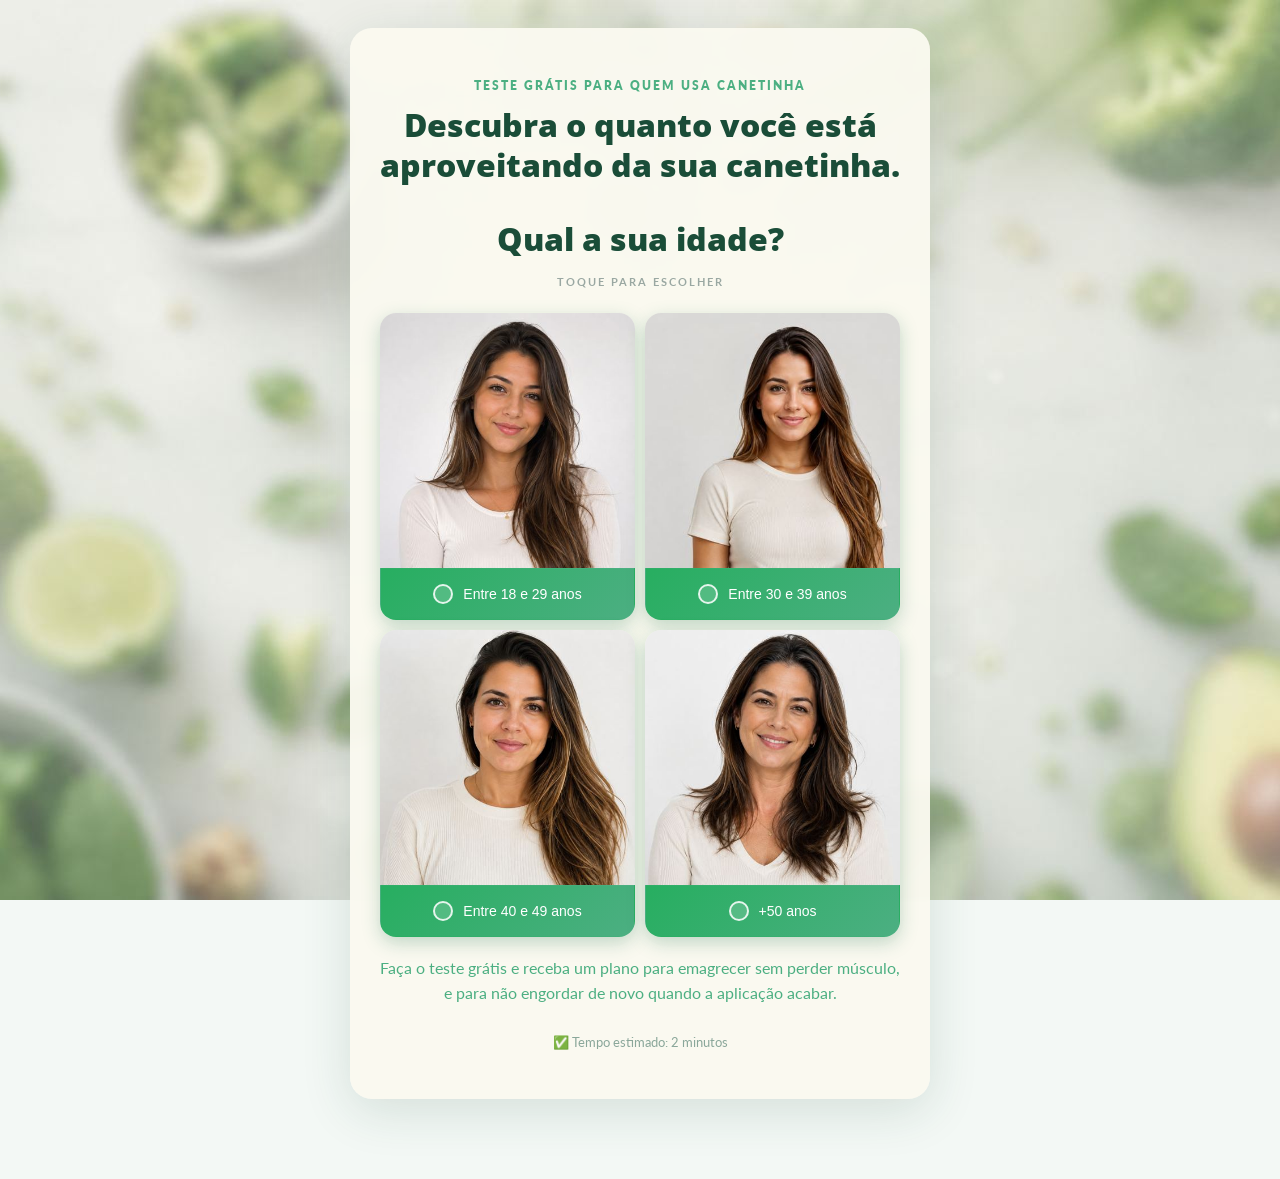
<file: quiz/caneta.html>
<!DOCTYPE html>
<html lang="pt-BR">
<head>
<meta charset="UTF-8" />
<meta name="viewport" content="width=device-width, initial-scale=1.0" />
<title>Teste da Canetinha - Focus Fit</title>
<meta name="facebook-domain-verification" content="1ghqwe79k59bfxj5rarqsz5i6aoug4" />
<!-- Meta Pixel Code -->
<script>
!function(f,b,e,v,n,t,s)
{if(f.fbq)return;n=f.fbq=function(){n.callMethod?
n.callMethod.apply(n,arguments):n.queue.push(arguments)};
if(!f._fbq)f._fbq=n;n.push=n;n.loaded=!0;n.version='2.0';
n.queue=[];t=b.createElement(e);t.async=!0;
t.src=v;s=b.getElementsByTagName(e)[0];
s.parentNode.insertBefore(t,s)}(window, document,'script',
'https://connect.facebook.net/en_US/fbevents.js');
fbq('init', '1021851947333727');
fbq('track', 'PageView');
</script>
<noscript><img height="1" width="1" style="display:none"
src="https://www.facebook.com/tr?id=1021851947333727&ev=PageView&noscript=1"
/></noscript>
<!-- End Meta Pixel Code -->

<!-- ===== Google Analytics 4 (funil do quiz) =====
     Cole aqui o ID de medição da sua propriedade GA4 (formato G-XXXXXXXXXX).
     Enquanto estiver vazio, nada é carregado e o quiz funciona normalmente. -->
<script>
  var GA_ID = '';
  if (GA_ID) {
    var gaTag = document.createElement('script');
    gaTag.async = true;
    gaTag.src = 'https://www.googletagmanager.com/gtag/js?id=' + GA_ID;
    document.head.appendChild(gaTag);
    window.dataLayer = window.dataLayer || [];
    window.gtag = function(){ dataLayer.push(arguments); };
    gtag('js', new Date());
    gtag('config', GA_ID);
  }
</script>
<!-- End GA4 -->
<style>
@import url('https://fonts.googleapis.com/css2?family=Open+Sans:wght@400;600;700;800;900&family=Playfair+Display:wght@400;700;900&family=Lato:wght@300;400;700;900&family=Baloo+2:wght@600;700;800&display=swap');

*{margin:0;padding:0;box-sizing:border-box;}

:root{
  --verde:#2e7d5a;
  --verde-claro:#4caf82;
  --verde-suave:#e8f5ef;
  --verde-escuro:#1a4d38;
  --dourado:#c8973a;
  --dourado-claro:#f5d99a;
  --creme:#fdf9f3;
  --cinza:#4a4a4a;
  --cinza-claro:#f5f5f5;
  --branco:#ffffff;
  --vermelho:#c0574f;
}

html{scroll-behavior:smooth;}

body{
  font-family:'Lato',sans-serif;
  background-color:#f3f8f5;
  background-image:url('/bg-vegetal.jpg');
  background-attachment:fixed;
  background-size:cover;
  background-position:center;
  color:var(--cinza);
  line-height:1.6;
  min-height:100vh;
}

/* ===== BARRA TOPO ===== */
.topbar{
  background:var(--verde-escuro);
  color:#fff;
  text-align:center;
  padding:12px 16px;
  font-size:13px;
  font-weight:700;
  letter-spacing:.3px;
  position:sticky;
  top:0;
  z-index:50;
  box-shadow:0 2px 12px rgba(0,0,0,.15);
}
.topbar span{opacity:.9;}

/* ===== WRAP ===== */
.wrap{
  max-width:620px;
  margin:0 auto;
  padding:28px 20px 80px;
}

.card-quiz{
  background:rgba(250,249,240,.96);
  border-radius:22px;
  box-shadow:0 12px 50px rgba(26,77,56,.14);
  padding:34px 30px;
  backdrop-filter:blur(2px);
  position:relative;
}

/* seta de voltar */
.back-btn{position:absolute;left:16px;top:14px;background:none;border:none;color:#9aaaa2;font-size:24px;line-height:1;cursor:pointer;padding:4px 8px;z-index:5;transition:color .18s;}
.back-btn:hover{color:var(--verde);}

.brand{text-align:center;margin-bottom:6px;}
.brand-nome{font-family:'Playfair Display',serif;font-size:22px;font-weight:900;color:var(--verde-escuro);}
.brand-logo{height:54px;display:block;margin:0 auto;}
.brand-sub{font-size:13px;color:#8aa79a;margin-bottom:20px;text-align:center;}

/* ===== PROGRESSO ===== */
.progress-head{display:flex;justify-content:flex-end;font-size:13px;color:var(--dourado);font-weight:700;margin-bottom:8px;}
.progress-bar{height:7px;background:#e3ede8;border-radius:20px;overflow:hidden;margin-bottom:26px;}
.progress-fill{height:100%;background:linear-gradient(90deg,var(--verde-escuro),var(--verde-claro));border-radius:20px;transition:width .5s ease;}

/* ===== PILLS ===== */
.pills{display:flex;flex-wrap:wrap;gap:8px;margin-bottom:18px;}
.pill{background:#f0f7f3;border:1px solid #d9ebe2;color:var(--verde);font-size:12px;font-weight:700;padding:6px 12px;border-radius:20px;}

/* ===== INSIGHT BOX ===== */
.insight{background:#eef7f1;border-left:4px solid var(--verde-claro);border-radius:8px;padding:14px 16px;font-size:14px;color:#3a5a4c;line-height:1.6;margin-bottom:20px;}
.insight strong{color:var(--verde);}

.echo{font-size:14px;color:#7d9488;margin-bottom:6px;}

/* ===== PERGUNTA ===== */
.q-title{font-family:'Open Sans',sans-serif;font-size:26px;font-weight:900;color:var(--verde-escuro);line-height:1.25;margin-bottom:22px;text-align:center;}

/* ===== OPÇÕES ===== */
.opts{display:flex;flex-direction:column;gap:12px;}
/* variação compacta (perguntas com muitas opções, ex.: múltipla escolha) */
.opts.compact{gap:9px;}
.opts.compact .opt{padding:13px 16px;font-size:14.5px;}
.opts.compact .opt-radio{width:22px;height:22px;}
.q-title.tight{margin-bottom:12px;}
/* variação em grade: 2 opções por linha (abertura do quiz) */
.opts.grid2{display:grid;grid-template-columns:1fr 1fr;gap:10px;}
/* card = foto colada ao botão, os dois arredondados juntos como uma peça só */
.opts.grid2 .idade-card{display:flex;flex-direction:column;border-radius:16px;overflow:hidden;box-shadow:0 6px 18px rgba(46,125,90,.28);transition:all .18s ease;cursor:pointer;}
.opts.grid2 .idade-card:hover{transform:translateY(-2px);box-shadow:0 10px 26px rgba(46,125,90,.38);}
.opts.grid2 .idade-img{width:100%;aspect-ratio:1/1;object-fit:cover;display:block;}
.opts.grid2 .opt{
  padding:15px 14px;font-size:14px;font-weight:500;justify-content:center;text-align:center;gap:10px;
  background:linear-gradient(135deg,#27ae60,var(--verde-claro));color:#fff;border-color:transparent;
  border-radius:0;margin:0;
}
.opts.grid2 .opt:hover{transform:none;box-shadow:none;border-color:transparent;}
.opts.grid2 .opt.sel{background:linear-gradient(135deg,#1a4d38,#2e7d5a);border-color:transparent;color:#fff;}
.opts.grid2 .opt-radio{width:20px;height:20px;border-color:rgba(255,255,255,.85);background:rgba(255,255,255,.16);}
.opts.grid2 .opt.sel .opt-radio{border-color:#fff;background:#fff;}
.opts.grid2 .opt.sel .opt-radio::after{color:var(--verde-escuro);font-size:12px;}
.opts.grid2 .idade-card:last-child:nth-child(odd){grid-column:1 / -1;justify-self:center;width:calc(50% - 5px);}
.opt{
  display:flex;align-items:center;gap:14px;
  background:#fff;border:1.5px solid #e2ece7;border-radius:14px;
  padding:17px 18px;font-size:15px;font-weight:600;color:var(--cinza);
  cursor:pointer;transition:all .18s ease;text-align:left;
}
.opt:hover{border-color:var(--verde-claro);box-shadow:0 6px 20px rgba(76,175,130,.12);transform:translateY(-1px);}
.opt-radio{width:24px;height:24px;border-radius:50%;border:2px solid #cdddd4;flex-shrink:0;display:flex;align-items:center;justify-content:center;transition:all .18s ease;}
.opt.sel{border-color:var(--verde);background:var(--verde-suave);}
.opt.sel .opt-radio{border-color:var(--verde);background:var(--verde);}
.opt.sel .opt-radio::after{content:'✓';color:#fff;font-size:13px;font-weight:700;}

/* variação com foto colada à esquerda de cada opção (lista vertical) */
.opts.photo .opt-row{display:flex;align-items:stretch;border-radius:14px;overflow:hidden;box-shadow:0 4px 14px rgba(0,0,0,.06);cursor:pointer;transition:all .18s ease;}
.opts.photo .opt-row:hover{transform:translateY(-1px);box-shadow:0 8px 20px rgba(76,175,130,.18);}
.opts.photo .opt-row-img{width:84px;flex-shrink:0;object-fit:cover;display:block;}
.opts.photo .opt-row .opt{flex:1;border:none;border-radius:0;box-shadow:none;}
.opts.photo .opt-row .opt:hover{transform:none;box-shadow:none;border-color:transparent;}

/* ===== BOTÕES ===== */
.btn{
  display:block;width:100%;text-align:center;
  background:linear-gradient(135deg,#27ae60,var(--verde-claro));
  color:#fff;font-family:'Lato',sans-serif;font-size:17px;font-weight:900;
  border:none;border-radius:50px;padding:18px 28px;cursor:pointer;text-decoration:none;
  box-shadow:0 8px 30px rgba(46,125,90,.32);transition:transform .2s,box-shadow .2s;letter-spacing:.3px;
}
.btn:hover{transform:translateY(-2px);box-shadow:0 12px 40px rgba(46,125,90,.45);}
.btn-ghost{background:#fff;color:var(--verde);border:1.5px solid #d9ebe2;box-shadow:none;margin-top:12px;}
.btn-ghost:hover{background:#f4faf7;box-shadow:none;}

/* ===== INPUT DE TEXTO (nome) ===== */
.text-input{width:100%;border:1.5px solid #e2ece7;border-radius:14px;padding:16px 18px;font-size:16px;font-family:'Lato',sans-serif;color:var(--cinza);background:#fff;margin-bottom:14px;outline:none;transition:border-color .18s,box-shadow .18s;}
.text-input:focus{border-color:var(--verde);box-shadow:0 6px 20px rgba(76,175,130,.12);}
.text-input::placeholder{color:#b7c6bf;}

/* ===== RÉGUA (peso / altura) ===== */
.ruler-sub{font-size:14px;color:#7d9488;margin:-8px 0 18px;}
.unit-toggle{display:inline-flex;background:#e3ede8;border-radius:30px;padding:4px;margin-bottom:6px;}
.unit-toggle .ut{border:none;background:transparent;color:#7d9488;font-weight:800;font-size:14px;padding:8px 26px;border-radius:24px;cursor:pointer;transition:all .18s;}
.unit-toggle .ut.active{background:var(--verde);color:#fff;box-shadow:0 4px 14px rgba(46,125,90,.3);}
.ruler-val{font-family:'Playfair Display',serif;font-size:46px;font-weight:900;color:var(--verde-escuro);margin:16px 0 6px;line-height:1;}
.ruler-val small{font-size:20px;color:var(--verde);margin-left:3px;font-weight:700;}
.ruler-track{position:relative;height:52px;margin:6px 6px 0;}
.ruler-line{position:absolute;left:0;right:0;bottom:16px;height:2px;background:#e2ece7;}
.ruler-ticks{position:absolute;left:0;right:0;bottom:16px;height:26px;display:flex;justify-content:space-between;align-items:flex-end;pointer-events:none;}
.ruler-ticks .tk{width:1px;height:12px;background:#cdddd4;}
.ruler-ticks .tk.maj{height:24px;width:2px;background:#9bb3a8;}
.ruler-pointer{position:absolute;top:0;bottom:16px;width:3px;background:var(--verde);transform:translateX(-50%);pointer-events:none;border-radius:2px;transition:left .05s linear;}
.ruler-pointer::after{content:'';position:absolute;bottom:-11px;left:50%;transform:translateX(-50%);border-left:8px solid transparent;border-right:8px solid transparent;border-top:12px solid var(--verde);}
.ruler-input{position:absolute;left:0;right:0;top:0;width:100%;height:100%;margin:0;opacity:0;cursor:grab;z-index:5;-webkit-appearance:none;appearance:none;background:transparent;}
.ruler-input:active{cursor:grabbing;}
.ruler-input::-webkit-slider-thumb{-webkit-appearance:none;width:40px;height:52px;background:transparent;cursor:grab;}
.ruler-input::-moz-range-thumb{width:40px;height:52px;border:none;background:transparent;cursor:grab;}
.ruler-labels{display:flex;justify-content:space-between;font-size:13px;color:#9aaaa2;font-weight:700;margin-top:6px;}

/* ===== INTRO ===== */
.intro-badge{display:inline-block;background:var(--verde-suave);color:var(--verde);font-size:12px;font-weight:800;letter-spacing:1.5px;text-transform:uppercase;padding:7px 18px;border-radius:20px;margin-bottom:22px;}
.intro-h1{font-family:'Open Sans',sans-serif;font-size:32px;font-weight:900;color:var(--verde-escuro);line-height:1.25;margin-bottom:16px;text-align:center;}
.intro-h1 span{color:var(--verde-claro);}
.intro-sub{font-size:16px;color:#5f6f68;text-align:center;line-height:1.65;margin-bottom:26px;}
.hero-h1{font-family:'Baloo 2',sans-serif;font-size:30px;font-weight:800;color:var(--verde-escuro);line-height:1.25;text-align:center;margin-bottom:18px;}
.hero-sub{font-family:'Baloo 2',sans-serif;font-size:17px;font-weight:600;color:#3a5a4c;line-height:1.55;text-align:center;margin:20px 0 22px;}
.intro-secure{text-align:center;font-size:12px;color:#98a89f;margin-top:12px;}

/* ===== INTERSTICIAL ===== */
.inter-badge{display:flex;align-items:center;gap:12px;margin-bottom:16px;}
.inter-badge .ic{width:38px;height:38px;border-radius:50%;background:var(--verde-escuro);color:#fff;display:flex;align-items:center;justify-content:center;font-size:18px;flex-shrink:0;}
.inter-badge .tt{font-size:12px;font-weight:800;letter-spacing:1.2px;text-transform:uppercase;color:var(--verde-escuro);line-height:1.3;}
.inter-text{font-size:16px;color:#4a5c53;line-height:1.7;margin-bottom:14px;}
.inter-text strong{color:var(--verde);}
.inter-text .red{color:var(--vermelho);font-weight:700;}
.inter-mini{font-size:13px;color:#9aaaa2;margin-bottom:22px;}

/* ===== ANALISANDO ===== */
.analise-title{text-align:center;font-size:13px;font-weight:800;letter-spacing:1.5px;text-transform:uppercase;color:var(--verde-escuro);margin-bottom:26px;}
.analise-list{display:flex;flex-direction:column;gap:16px;}
.analise-item{display:flex;align-items:center;gap:14px;font-size:15px;color:#9aaaa2;font-weight:600;opacity:.5;transition:all .4s ease;}
.analise-item .ic{width:28px;height:28px;border-radius:50%;border:2px solid #d5e2db;flex-shrink:0;display:flex;align-items:center;justify-content:center;font-size:13px;}
.analise-item.done{opacity:1;color:var(--verde-escuro);}
.analise-item.done .ic{background:var(--verde-escuro);border-color:var(--verde-escuro);color:#fff;}

/* ===== HISTÓRIA ===== */
.hist-avatar{width:82px;height:82px;border-radius:50%;margin:0 auto 12px;overflow:hidden;border:4px solid #fff;box-shadow:0 6px 20px rgba(0,0,0,.12);}
.hist-avatar img{width:100%;height:100%;object-fit:cover;}
.hist-tagline{font-family:'Playfair Display',serif;font-style:italic;font-size:17px;color:var(--verde-escuro);text-align:center;margin-bottom:14px;line-height:1.4;}
.hist-tag{display:block;width:max-content;margin:0 auto 10px;background:var(--verde-escuro);color:#fff;font-size:11px;font-weight:800;letter-spacing:1.5px;text-transform:uppercase;padding:5px 14px;border-radius:20px;}
.hist-nome{text-align:center;font-weight:900;font-size:16px;color:var(--cinza);}
.hist-info{text-align:center;font-size:13px;color:#9aaaa2;margin-bottom:6px;}
.hist-stars{text-align:center;color:#f5a623;font-size:16px;letter-spacing:2px;margin-bottom:16px;}
.hist-quote{font-size:14.5px;color:#556a60;line-height:1.7;font-style:italic;text-align:center;margin-bottom:18px;}
.hist-result{display:flex;align-items:center;gap:12px;justify-content:center;background:var(--verde);color:#fff;border-radius:12px;padding:14px 18px;font-size:14px;font-weight:700;line-height:1.4;margin-bottom:22px;}
.hist-result .ic{width:26px;height:26px;border-radius:50%;background:rgba(255,255,255,.25);display:flex;align-items:center;justify-content:center;flex-shrink:0;font-size:13px;}
.hist-pergunta{text-align:center;font-weight:700;color:var(--cinza);margin-bottom:14px;}

/* ===== MINI-VSL / VÍDEO PLACEHOLDER ===== */
.vsl-tag{display:block;width:max-content;margin:0 auto 14px;background:#fdecec;color:var(--vermelho);font-size:11px;font-weight:800;letter-spacing:1.5px;text-transform:uppercase;padding:6px 16px;border-radius:20px;}
.vsl-ask{font-family:'Playfair Display',serif;font-size:22px;font-weight:900;color:var(--verde-escuro);text-align:center;line-height:1.3;margin-bottom:20px;}
.vsl-ask span{color:var(--verde-claro);}
.video-box{position:relative;border-radius:16px;overflow:hidden;margin-bottom:18px;background:linear-gradient(135deg,var(--verde-suave),#d6ede1);border:1px solid #d9ebe2;aspect-ratio:16/9;display:flex;flex-direction:column;align-items:center;justify-content:center;text-align:center;padding:20px;}
.video-box .play{width:66px;height:66px;border-radius:50%;background:var(--verde);color:#fff;display:flex;align-items:center;justify-content:center;font-size:26px;margin-bottom:14px;box-shadow:0 8px 30px rgba(46,125,90,.4);animation:pulse 2.2s ease-in-out infinite;}
.video-box .vlabel{font-size:12px;font-weight:800;letter-spacing:1.5px;text-transform:uppercase;color:var(--verde);}
.video-box .vname{font-family:'Playfair Display',serif;font-size:16px;font-weight:700;color:var(--verde-escuro);margin-top:6px;}
.video-box .vhint{font-size:11px;color:#9aaaa2;margin-top:8px;font-style:italic;}

/* roteiro visível (substitui o vídeo por enquanto) */
.roteiro{background:#f4faf7;border:1px solid #d9ebe2;border-radius:14px;padding:20px;margin-bottom:20px;}
.roteiro h4{font-family:'Lato',sans-serif;font-size:14px;color:var(--verde);margin-bottom:12px;letter-spacing:.3px;font-weight:900;}
.roteiro p{font-size:14.5px;color:#556a60;line-height:1.7;margin-bottom:12px;}
.roteiro p:last-child{margin-bottom:0;}
.roteiro strong{color:var(--verde-escuro);}
.roteiro .red{color:var(--vermelho);font-weight:700;}

/* ===== PRÉ-PITCH (antes x depois) ===== */
.pp-h{font-family:'Playfair Display',serif;font-size:24px;font-weight:900;color:var(--verde-escuro);text-align:center;line-height:1.3;margin-bottom:8px;}
.pp-h span{color:var(--verde-claro);}
.pp-sub{text-align:center;font-size:14px;color:#7d9488;margin-bottom:24px;}

/* antes/depois */
.ad-grid{display:grid;grid-template-columns:1fr 1fr;gap:14px;}
.res-ad-grid{display:grid;grid-template-columns:1fr 1fr;gap:14px;}
.ad-col{background:#fff;border-radius:14px;padding:20px;border:1px solid #e4ede9;}
.ad-col.antes{border-top:3px solid #e07a7a;}
.ad-col.depois{border-top:3px solid var(--verde-claro);}
.ad-col h4{font-size:12px;font-weight:800;letter-spacing:1px;text-transform:uppercase;margin-bottom:14px;color:var(--cinza);}
.ad-col.antes h4{color:var(--vermelho);}
.ad-col.depois h4{color:var(--verde);}
.ad-col li{list-style:none;font-size:13px;color:#66756f;padding:6px 0;display:flex;gap:8px;align-items:flex-start;line-height:1.5;}
.ad-col.antes li::before{content:'✕';color:#e07a7a;font-weight:800;flex-shrink:0;}
.ad-col.depois li::before{content:'✓';color:var(--verde-claro);font-weight:800;flex-shrink:0;}
.ad-note{text-align:center;font-size:12px;color:#a8b8b1;margin-top:14px;font-style:italic;}

/* ===== OFERTA REVELAR ===== */
.rev-badge{display:block;width:max-content;margin:0 auto 16px;background:var(--verde-escuro);color:#fff;font-size:11px;font-weight:800;letter-spacing:1.5px;text-transform:uppercase;padding:6px 16px;border-radius:20px;}
.rev-lead{text-align:center;font-size:15px;color:#4a5c53;line-height:1.65;margin-bottom:22px;}
.rev-lead strong{color:var(--verde-escuro);}
.rev-tap{background:linear-gradient(135deg,var(--verde),var(--verde-claro));border-radius:16px;padding:26px 20px;text-align:center;color:#fff;cursor:pointer;box-shadow:0 10px 34px rgba(46,125,90,.32);transition:transform .2s;margin-bottom:18px;animation:pulse 2.4s ease-in-out infinite;}
.rev-tap:hover{transform:translateY(-2px);}
.rev-tap .big{font-family:'Playfair Display',serif;font-size:22px;font-weight:900;line-height:1.3;}
.rev-tap .small{font-size:13px;opacity:.9;margin-top:6px;}
@keyframes pulse{0%,100%{box-shadow:0 10px 34px rgba(46,125,90,.32);}50%{box-shadow:0 14px 44px rgba(46,125,90,.55);}}

.reserva{display:flex;align-items:center;justify-content:center;gap:10px;background:#f0f7f3;border-radius:12px;padding:12px;font-size:14px;color:var(--verde-escuro);font-weight:700;margin-bottom:20px;}
.reserva .t{font-variant-numeric:tabular-nums;}
.rev-secure{text-align:center;font-size:12px;color:#a8b8b1;margin-top:16px;}

/* ===== PREÇO ===== */
.price-box{background:linear-gradient(150deg,var(--verde-escuro),var(--verde));border-radius:18px;padding:28px 24px;text-align:center;color:#fff;margin-bottom:18px;}
.price-box .label{font-size:12px;font-weight:800;letter-spacing:1.5px;text-transform:uppercase;opacity:.85;}
.price-box .val{font-family:'Playfair Display',serif;font-size:56px;font-weight:900;line-height:1;margin:6px 0;}
.price-box .val sup{font-size:24px;}
.price-box .de{font-size:14px;opacity:.75;text-decoration:line-through;}
.price-box .off{display:inline-block;background:var(--verde-claro);color:#fff;font-size:12px;font-weight:800;padding:4px 14px;border-radius:20px;margin-top:10px;letter-spacing:.5px;}
.price-just{font-size:13px;color:#7d9488;line-height:1.6;text-align:center;margin-bottom:18px;}
.price-just strong{color:var(--verde);}

/* ===== TOAST ===== */
.toast{position:fixed;left:50%;bottom:18px;transform:translateX(-50%);background:#fff;border:1px solid #e2ece7;border-radius:14px;box-shadow:0 8px 30px rgba(0,0,0,.14);padding:12px 16px;display:flex;align-items:center;gap:10px;max-width:340px;width:calc(100% - 40px);font-size:13px;color:var(--cinza);z-index:40;animation:slideUp .5s ease;}
.toast .ic{font-size:18px;}
.toast .x{margin-left:auto;color:#bbb;cursor:pointer;font-size:16px;background:none;border:none;}
.toast b{color:var(--verde);}
@keyframes slideUp{from{opacity:0;transform:translate(-50%,20px);}to{opacity:1;transform:translate(-50%,0);}}

/* ===== NOTIFICAÇÃO DE VENDA ===== */

/* ===== FADE ===== */
.fade{animation:fade .4s ease;}
@keyframes fade{from{opacity:0;transform:translateY(12px);}to{opacity:1;transform:translateY(0);}}

/* =========================================================
   PÁGINA FINAL (RESULTADO) — estilo da landing
   ========================================================= */
.result{max-width:900px;margin:0 auto;padding:0 0 40px;}
.result .container{max-width:760px;margin:0 auto;padding:0 22px;}
.res-hero{background:rgba(255,255,255,.94);border-radius:22px;box-shadow:0 12px 50px rgba(26,77,56,.14);padding:34px 30px;text-align:center;margin:28px 20px 24px;}
.res-hero .kicker{font-size:12px;font-weight:800;letter-spacing:1.5px;text-transform:uppercase;color:var(--verde-claro);margin-bottom:12px;}
.res-hero h1{font-family:'Playfair Display',serif;font-size:28px;font-weight:900;color:var(--verde-escuro);line-height:1.3;margin-bottom:14px;}
.res-hero h1 span{color:var(--verde-claro);}
.res-hero p{font-size:15px;color:#5f6f68;line-height:1.65;max-width:560px;margin:0 auto;}
.res-socialbar{display:flex;align-items:center;justify-content:center;gap:10px;background:rgba(255,255,255,.9);border-radius:14px;padding:12px 16px;margin:0 20px 30px;font-size:13px;color:var(--cinza);font-weight:600;box-shadow:0 4px 20px rgba(26,77,56,.08);}
.res-socialbar b{color:var(--verde);}
.live-count{display:inline-block;font-weight:800;color:var(--verde);min-width:20px;text-align:center;transition:transform .25s ease,color .25s ease;}
.live-count.bump{transform:scale(1.35);color:var(--verde-claro);}

.res-section{padding:26px 0;}
.res-h2{font-family:'Playfair Display',serif;font-size:26px;font-weight:900;color:var(--verde-escuro);text-align:center;line-height:1.3;margin-bottom:8px;}
.res-h2 span{color:var(--verde-claro);}
.res-sub{text-align:center;font-size:14px;color:#6f807a;margin-bottom:26px;}

.mod-card{background:#fff;border-radius:14px;border:1px solid #e4ede9;padding:20px 22px;margin-bottom:12px;box-shadow:0 2px 14px rgba(46,125,90,.06);}
.mod-head{display:flex;align-items:center;gap:14px;}
.mod-num{width:38px;height:38px;border-radius:10px;flex-shrink:0;background:linear-gradient(135deg,var(--verde),var(--verde-claro));color:#fff;font-family:'Playfair Display',serif;font-weight:900;font-size:16px;display:flex;align-items:center;justify-content:center;}
.mod-head h3{font-family:'Playfair Display',serif;font-size:16px;color:var(--verde-escuro);}
.mod-card p{font-size:13.5px;color:#66756f;line-height:1.65;margin-top:12px;}
.mod-result{background:var(--verde-suave);border-radius:8px;padding:10px 14px;margin-top:12px;font-size:12.5px;color:var(--verde);font-weight:700;}
.mod-result::before{content:'✓ Resultado: ';}

/* ===== PROVA CIENTÍFICA (mesma da landing) ===== */
.prova-numero{font-family:'Playfair Display',serif;font-size:72px;font-weight:900;color:#c0392b;line-height:1;margin-bottom:6px;text-align:center;}
.prova-numero-legenda{font-size:15.5px;color:#666;max-width:420px;margin:0 auto 26px;line-height:1.6;text-align:center;}
.prova-noticia{max-width:620px;margin:0 auto;background:#fff;border:1px solid #e4e4e4;border-radius:16px;overflow:hidden;box-shadow:0 8px 32px rgba(0,0,0,.10);}
.prova-noticia img{width:100%;height:auto;display:block;}
.prova-fonte{font-size:11.5px;color:#999;padding:12px 16px;text-align:left;border-top:1px solid #f0f0f0;line-height:1.6;}
.prova-texto{max-width:620px;margin:26px auto 0;font-size:16px;line-height:1.75;color:var(--cinza);text-align:left;}

/* ===== PROJEÇÃO (tela final, depois de outros_objetivos) ===== */
.proj-chart-tt{font-size:12.5px;font-weight:800;color:var(--verde-escuro);text-align:center;margin:26px 0 8px;}
.proj-chart-wrap{position:relative;width:100%;aspect-ratio:320/170;}
.proj-chart-wrap svg{position:absolute;inset:0;width:100%;height:100%;display:block;}
.proj-chart-label{position:absolute;transform:translate(-50%,-100%);background:#fff;border:1.5px solid #e2ece7;border-radius:8px;padding:3px 7px;font-size:9px;font-weight:800;white-space:nowrap;box-shadow:0 2px 6px rgba(0,0,0,.10);}
.proj-chart-days{position:relative;height:14px;margin:4px 0 10px;}
.proj-chart-day{position:absolute;transform:translateX(-50%);font-size:9.5px;color:#8a9a92;font-weight:700;white-space:nowrap;}
.proj-compare{display:grid;grid-template-columns:1fr 1fr;gap:10px;margin:22px 0;}
.proj-compare-col{border-radius:14px;padding:14px 12px;}
.proj-compare-img{width:100%;aspect-ratio:3/4;object-fit:cover;object-position:top center;border-radius:10px;display:block;margin-bottom:10px;}
.proj-compare-col.ruim{background:#fdecec;}
.proj-compare-col.bom{background:#eef7f1;}
.proj-compare-col h5{font-size:12.5px;font-weight:900;margin:0 0 8px;text-align:center;}
.proj-compare-col.ruim h5{color:var(--vermelho);}
.proj-compare-col.bom h5{color:var(--verde-escuro);}
.proj-compare-col ul{list-style:none;padding:0;margin:0;font-size:12px;color:#4a4a4a;line-height:1.6;}
.proj-compare-col li{margin-bottom:6px;}
.glp-metric{margin-bottom:10px;}
.glp-metric:last-child{margin-bottom:0;}
.glp-metric-top{display:flex;justify-content:space-between;font-size:10.5px;font-weight:700;color:#4a4a4a;margin-bottom:4px;}
.glp-metric-top .val{font-weight:900;}
.proj-compare-col.ruim .glp-metric-top .val{color:var(--vermelho);}
.proj-compare-col.bom .glp-metric-top .val{color:var(--verde-escuro);}
.glp-bar{height:7px;border-radius:10px;background:#fff;overflow:hidden;}
.glp-bar-fill{height:100%;border-radius:10px;}
.proj-compare-col.ruim .glp-bar-fill{background:linear-gradient(90deg,#e05a4e,#f0a05a);}
.proj-compare-col.bom .glp-bar-fill{background:linear-gradient(90deg,var(--verde-escuro),var(--verde-claro));}
.prova-texto p{margin-bottom:14px;}
.prova-texto p:last-child{margin-bottom:0;}
@media(max-width:768px){.prova-numero{font-size:58px;}.prova-texto{font-size:15px;}}

/* tabela "quanto vale destravar" */
.valor-box{background:#fff;border:1px solid #e4ede9;border-radius:16px;padding:8px 22px;margin-top:8px;box-shadow:0 2px 14px rgba(46,125,90,.06);}
.valor-row{display:flex;justify-content:space-between;align-items:center;gap:12px;padding:14px 0;border-bottom:1px solid #f0f5f2;font-size:14px;}
.valor-row:last-child{border-bottom:none;}
.valor-row .lbl{color:var(--cinza);font-weight:700;}
.valor-row .num{color:var(--vermelho);font-weight:800;white-space:nowrap;}
.valor-row.total{background:#fbf1f0;margin:0 -22px;padding:16px 22px;border-radius:12px;}
.valor-nota{text-align:center;font-size:13px;color:#7d9488;margin-top:16px;line-height:1.7;}
.valor-nota .red{color:var(--vermelho);font-weight:700;}

/* decisão (2 opções) */
.dec-grid{display:grid;grid-template-columns:1fr 1fr;gap:16px;margin-top:8px;}
.dec-col{border-radius:16px;padding:24px 20px;text-align:center;font-size:13.5px;line-height:1.6;}
.dec-col .dt{font-size:12px;font-weight:800;letter-spacing:1.5px;text-transform:uppercase;margin-bottom:12px;}
.dec-col.op1{background:#fff;border:1px solid #e4ede9;color:#66756f;}
.dec-col.op1 .dt{color:var(--vermelho);}
.dec-col.op2{background:var(--verde-suave);border:1px solid var(--verde-claro);color:#3a5a4c;box-shadow:0 6px 24px rgba(76,175,130,.18);}
.dec-col.op2 .dt{color:var(--verde);}

/* depoimentos */
.dep-carousel{overflow:hidden;padding:6px 0 16px;}
.dep-track{display:flex;gap:16px;width:max-content;padding:0 8px;animation:dep-scroll 34s linear infinite;}
.dep-track:hover{animation-play-state:paused;}
@keyframes dep-scroll{0%{transform:translateX(0);}100%{transform:translateX(-50%);}}
.dep-c{background:#fff;border-radius:18px;border:1px solid #e4ede9;padding:22px 20px;min-width:270px;max-width:270px;box-shadow:0 4px 20px rgba(46,125,90,.08);display:flex;flex-direction:column;text-align:center;}
.dep-c img{width:64px;height:64px;border-radius:50%;object-fit:cover;margin:0 auto 10px;border:3px solid var(--verde-suave);}
.dep-c .n{font-weight:900;font-size:14px;color:var(--cinza);}
.dep-c .id{font-size:12px;color:#a8b8b1;margin-bottom:6px;}
.dep-c .st{color:#f5a623;font-size:14px;letter-spacing:2px;margin-bottom:10px;}
.dep-c .qt{font-style:italic;font-weight:700;font-size:13.5px;color:var(--verde);margin-bottom:8px;line-height:1.45;}
.dep-c .tx{font-size:12.5px;color:#66756f;line-height:1.6;text-align:left;}

/* quem é (expert) */
.quem{background:rgba(255,255,255,.9);border-radius:18px;padding:30px 24px;text-align:center;box-shadow:0 4px 20px rgba(26,77,56,.08);}
.quem .foto{width:150px;height:150px;border-radius:50%;border:4px solid var(--verde-claro);box-shadow:0 0 34px rgba(76,175,130,.4);margin:0 auto 20px;display:flex;align-items:center;justify-content:center;background:var(--verde-suave);font-family:'Playfair Display',serif;font-size:34px;font-weight:900;color:var(--verde);line-height:1.05;}
.quem h3{font-family:'Playfair Display',serif;font-size:22px;color:var(--verde-escuro);margin-bottom:12px;}
.quem h3 span{color:var(--verde-claro);}
.quem p{font-size:14px;color:#5f6f68;line-height:1.75;max-width:520px;margin:0 auto;}
.quem p span{color:var(--verde);font-weight:700;}

/* garantia img */
.gar-img{max-width:500px;width:92%;border-radius:16px;display:block;margin:0 auto;}

/* oferta final */
.oferta-final{background:#fff;border-radius:22px;box-shadow:0 12px 50px rgba(0,0,0,.12);padding:34px 28px;max-width:460px;margin:0 auto;text-align:center;position:relative;overflow:hidden;border:1px solid #eadfce;}
.oferta-final::before{content:'';position:absolute;top:0;left:0;right:0;height:5px;background:var(--verde);}
.oferta-final .ot{font-family:'Playfair Display',serif;font-size:22px;color:var(--verde-escuro);margin-bottom:18px;}
.of-item{display:flex;align-items:flex-start;gap:9px;padding:7px 0;font-size:13.5px;color:#556a60;border-bottom:1px solid #f0f5f2;text-align:left;}
.of-item:last-of-type{border-bottom:none;}
.of-item .ic{width:19px;height:19px;border-radius:50%;background:var(--verde);color:#fff;font-size:10px;display:flex;align-items:center;justify-content:center;flex-shrink:0;margin-top:2px;}
.of-item .nm{flex:1;}
.of-item .pr{flex-shrink:0;color:var(--verde-claro);text-decoration:line-through;font-weight:700;font-size:12.5px;}
.of-block{text-align:left;font-size:11px;font-weight:800;letter-spacing:1.2px;text-transform:uppercase;color:var(--verde);margin:16px 0 4px;}
.of-block.bonus{color:var(--dourado);}
.of-de{font-size:15px;color:#a8b8b1;text-decoration:line-through;margin-top:20px;}
.of-por{font-size:12px;font-weight:800;letter-spacing:1px;text-transform:uppercase;color:var(--verde-claro);margin-top:6px;}
.of-val{font-family:'Playfair Display',serif;font-size:48px;font-weight:900;color:var(--verde-escuro);line-height:1;margin:4px 0;}
.of-avista{font-size:14px;color:#8aa79a;margin-bottom:22px;}
.of-secure{font-size:12px;color:#a8b8b1;margin-top:12px;}

/* faq */
.faq details{background:#fff;border-radius:12px;margin-bottom:10px;border:1px solid #e4ede9;overflow:hidden;}
.faq summary{padding:16px 20px;font-size:14.5px;font-weight:700;color:var(--cinza);cursor:pointer;display:flex;justify-content:space-between;align-items:center;list-style:none;gap:12px;}
.faq summary::-webkit-details-marker{display:none;}
.faq summary::after{content:'+';font-size:22px;color:var(--verde);font-weight:300;flex-shrink:0;transition:transform .3s;}
.faq details[open] summary::after{transform:rotate(45deg);}
.faq .a{padding:0 20px 18px;font-size:13.5px;color:#66756f;line-height:1.7;}

.res-footer{text-align:center;padding:30px 20px;font-size:12px;color:#8aa79a;line-height:1.7;}

/* ===== DIAGNÓSTICO (IMC + sinais) ===== */
.diag-imc{text-align:center;margin:22px 0 6px;}
.diag-imc-tt{font-family:'Playfair Display',serif;font-size:19px;color:var(--verde-escuro);font-weight:900;}
.diag-imc-val{font-size:14px;color:var(--cinza);margin:8px 0 4px;}
.diag-imc-val strong{color:var(--verde-escuro);}
.diag-imc-zona{font-weight:800;}
.diag-bar-wrap{margin:34px 6px 0;}
.diag-bar{position:relative;height:24px;display:flex;border-radius:20px;overflow:visible;}
.diag-bar .z{flex:1;height:100%;}
.diag-bar .z:first-child{border-radius:20px 0 0 20px;}
.diag-bar .z:last-child{border-radius:0 20px 20px 0;}
.diag-bar .z1{background:#bcd3f0;}
.diag-bar .z2{background:#bfe6c8;}
.diag-bar .z3{background:#f5db8e;}
.diag-bar .z4{background:#e7a6a0;}
.diag-pointer{position:absolute;top:-32px;transform:translateX(-50%);background:var(--verde-escuro);color:#fff;font-size:11px;font-weight:800;padding:5px 9px;border-radius:8px;white-space:nowrap;z-index:2;}
.diag-pointer::after{content:'';position:absolute;bottom:-5px;left:50%;transform:translateX(-50%);border-left:5px solid transparent;border-right:5px solid transparent;border-top:6px solid var(--verde-escuro);}
.diag-labels{display:flex;font-size:10.5px;color:#9aaaa2;font-weight:700;margin:8px 0 4px;}
.diag-labels span{flex:1;text-align:center;}
.lib-box{text-align:center;margin:18px 0 14px;}
.lib-label{font-size:11.5px;font-weight:800;letter-spacing:1px;text-transform:uppercase;color:var(--verde);}
.lib-pct{font-family:'Open Sans',sans-serif;font-size:42px;font-weight:900;color:var(--verde-escuro);line-height:1;margin:6px 0 10px;font-variant-numeric:tabular-nums;}
.lib-bar{height:11px;background:#e3ede8;border-radius:20px;overflow:hidden;}
.lib-fill{height:100%;width:0;background:linear-gradient(90deg,var(--verde-escuro),var(--verde-claro));border-radius:20px;}
.meta-img{border:2px dashed #cdddd4;border-radius:14px;background:#f4faf7;color:#9aaaa2;font-size:13px;padding:46px 16px;margin:0 0 18px;}
.causa-box{background:#fdecec;border-radius:14px;padding:16px 18px;margin:16px 0;}
.causa-box h4{color:var(--vermelho);font-size:14.5px;line-height:1.35;margin-bottom:8px;}
.causa-box p{font-size:13.5px;color:#8a5f5c;margin:0;}
.diag-hl{background:var(--vermelho);color:#fff;font-weight:800;padding:1px 5px;border-radius:4px;}
.diag-chart{background:#fff;border:1px solid #e4ede9;border-radius:14px;padding:18px 16px 14px;margin:18px 0;text-align:center;box-shadow:0 2px 14px rgba(46,125,90,.06);}
.diag-chart-leg{display:flex;justify-content:center;gap:18px;flex-wrap:wrap;margin-top:8px;font-size:12px;color:#66756f;font-weight:700;}
.diag-chart-leg i{display:inline-block;width:14px;height:4px;border-radius:3px;vertical-align:middle;margin-right:5px;}
.diag-chart-leg .dg{background:var(--verde);}
.diag-chart-leg .dr{background:#d3bdbb;}
.diag-aviso{background:#fbf3e3;border-left:4px solid var(--dourado);border-radius:8px;padding:14px 16px;font-size:13px;color:#6a5a3a;line-height:1.6;margin:18px 0;}
.diag-aviso strong{color:var(--verde-escuro);}
.alerta-box{background:#fdecec;border-radius:14px;padding:18px 20px;margin:16px 0;}
.alerta-box h4{color:var(--vermelho);font-size:15px;margin-bottom:12px;display:flex;align-items:center;gap:8px;}
.alerta-box .it{font-size:13.5px;color:#8a5f5c;padding:5px 0;display:flex;gap:9px;align-items:flex-start;line-height:1.55;}
.alerta-box .it::before{content:'✕';color:var(--vermelho);font-weight:900;flex-shrink:0;}
.solucao-box{background:none;border:none;border-radius:0;padding:0;margin:22px 0;}
.solucao-box h4{color:#1a1a1a;font-size:20px;font-weight:900;margin-bottom:10px;line-height:1.35;display:flex;gap:9px;align-items:flex-start;justify-content:center;text-align:center;}
.solucao-box p{font-size:13.5px;color:#3a5a4c;line-height:1.65;}
.solucao-box p strong{color:var(--verde-escuro);}

@media(max-width:600px){
  .intro-h1{font-size:26px;}
  .q-title{font-size:22px;}
  .card-quiz{padding:26px 20px;}
  .res-hero h1{font-size:23px;}
  .res-h2{font-size:22px;}
  .ad-grid,.res-ad-grid,.dec-grid{grid-template-columns:1fr;}
  .of-val{font-size:42px;}
  .vsl-ask{font-size:20px;}
}

/* ===== POP-UP DE SAÍDA (BOTÃO VOLTAR) ===== */
.saida-overlay{position:fixed;inset:0;background:rgba(20,40,30,.78);backdrop-filter:blur(3px);display:none;align-items:center;justify-content:center;padding:20px;z-index:9999;}
.saida-overlay.aberto{display:flex;}
.saida-modal{background:#fff;border-radius:24px;padding:44px 32px 28px;box-shadow:0 12px 60px rgba(0,0,0,.12);width:min(460px,100%);max-height:92vh;overflow:hidden auto;text-align:center;position:relative;animation:saidaEntra .28s ease-out;}
.saida-modal::before{content:'';position:absolute;top:0;left:0;right:0;height:5px;background:var(--verde);}
@keyframes saidaEntra{from{opacity:0;transform:translateY(16px) scale(.97);}to{opacity:1;transform:none;}}
.saida-fechar{position:absolute;top:12px;right:14px;background:none;border:none;font-size:26px;line-height:1;color:#ccc;cursor:pointer;padding:4px 8px;z-index:2;}
.saida-fechar:hover{color:#888;}
.saida-selo{text-transform:uppercase;color:var(--verde-claro);font-weight:700;letter-spacing:1px;font-size:13px;margin-bottom:10px;}
.saida-titulo{font-family:'Open Sans',sans-serif;font-size:27px;font-weight:800;line-height:1.25;color:var(--verde-escuro);margin-bottom:14px;}
.saida-titulo span{color:var(--verde-claro);}
.saida-sub{color:#222;font-weight:700;font-size:15px;line-height:1.7;letter-spacing:.3px;margin-bottom:24px;}
.saida-de{font-size:16px;color:#aaa;text-decoration:line-through;margin-bottom:4px;}
.saida-por{font-size:13px;text-transform:uppercase;color:var(--verde-claro);font-weight:700;letter-spacing:1px;margin-bottom:4px;}
.saida-val{font-family:'Open Sans',sans-serif;font-size:46px;font-weight:900;color:var(--verde-escuro);line-height:1;margin-bottom:6px;}
.saida-economia{font-size:15px;font-weight:700;color:var(--verde);margin-bottom:26px;}
.saida-modal .btn{font-size:16px;padding:17px 24px;}
.saida-recusa{display:inline-block;margin-top:14px;font-size:13px;color:#aaa;text-decoration:underline;background:none;border:none;cursor:pointer;font-family:inherit;}
.saida-recusa:hover{color:#888;}
.saida-rodape{font-size:12px;color:#999;margin-top:12px;letter-spacing:.3px;}
@media (max-width:768px){
  .saida-modal{padding:36px 20px 22px;border-radius:18px;}
  .saida-titulo{font-size:22px;}
  .saida-sub{font-size:14px;}
  .saida-val{font-size:38px;}
}
</style>
</head>
<body>

<div id="app"></div>

<script>
/* =========================================================
   CONFIG  —  é só aqui que você mexe pra configurar o funil
   ========================================================= */
const APP_NOME = 'Focus Fit';

/* Se ainda não tem os checkouts da Ticto configurados, deixe em branco:
   clicar em qualquer plano leva a pessoa direto pro cadastro do app
   (index.html), sem cobrar nada. Quando criar os 3 produtos na Ticto,
   cole os links aqui — e também em config.js (o app usa esses mesmos
   3 links na tela de "faltou o pagamento"; são arquivos sem import
   entre si, então precisa colar dos dois lados). */
const CHECKOUT_URL_MENSAL = 'https://app.zuptos.com.br/checkout/0c0f9d90ef9c6938';
const CHECKOUT_URL_TRIMESTRAL = 'https://app.zuptos.com.br/checkout/b8b35e1625ad65b7';
const CHECKOUT_URL_ANUAL = 'https://app.zuptos.com.br/checkout/4c18c052c5030bd6';
const APP_URL = '/index.html';          // pra onde vai quem clicar num plano sem checkout configurado
const CHAVE_QUIZ = 'app_emag_quiz';     // onde as respostas ficam salvas pro cadastro do app já abrir preenchido (mesmo navegador)

/* Ponte quiz -> app pra quando NÃO é o mesmo navegador (ex.: quiz no
   navegador do Instagram, pagamento e cadastro no Safari/Chrome do
   celular). As respostas também vão pro Supabase com um token, que
   viaja na URL do link clicado (?quiz=TOKEN); o app busca por ele.
   Mesmas credenciais de config.js — são arquivos separados, sem
   import, então o valor não se propaga sozinho. */
const SUPABASE_URL = 'https://ddtxvijlmjqtaxdystph.supabase.co';
const SUPABASE_ANON_KEY = 'sb_publishable_XsRkTp9ahN8T3ydSfOEE_Q_AYH4Oq11';

/* ===== Rastreamento Meta Pixel (seguro, não quebra se o pixel não carregar) ===== */
function px(evento, padrao){
  try{ if(typeof fbq==='function'){ padrao ? fbq('track', evento) : fbq('trackCustom', evento); } }catch(e){}
}

/* =========================================================
   MEDIÇÃO DO FUNIL DO QUIZ
   Manda o mesmo evento para o GA4 e para o Pixel. Serve para
   responder duas perguntas: em que etapa a pessoa parou e qual
   resposta cada pergunta mais recebeu.
   ========================================================= */
function track(evento, params){
  try{ if(typeof gtag==='function') gtag('event', evento, params||{}); }catch(e){}
  try{ if(typeof fbq==='function') fbq('trackCustom', evento, params||{}); }catch(e){}
}

/* estado da medição: guarda a etapa mais avançada que a pessoa viu */
const track_estado = { etapa:0, rotulo:'intro', concluiu:false, respondidas:0 };

function trackEtapa(step){
  let num = 0, rotulo = step.type;
  if(step.type==='question'){ num = step.q.num; rotulo = step.q.id; }
  else if(step.type==='intro'){ num = 0; rotulo = 'intro_idade'; }
  else { num = track_estado.etapa; }                 /* telas de conteúdo herdam o número da última pergunta */

  track_estado.etapa  = Math.max(track_estado.etapa, num);
  track_estado.rotulo = rotulo;
  if(step.type==='result') track_estado.concluiu = true;

  track('quiz_etapa', {
    etapa: num,
    etapa_id: rotulo,
    tipo: step.type,
    posicao: state.idx,
    total_perguntas: TOTAL_Q
  });
}

function trackResposta(qid, valor){
  track_estado.respondidas++;
  const q = QUESTIONS.find(x=>x.id===qid);
  track('quiz_resposta', {
    pergunta: qid,
    etapa: q ? q.num : 0,
    resposta: Array.isArray(valor) ? valor.join(' | ') : String(valor)
  });
}

/* abandono: quem fecha a página antes da tela final marca a última etapa vista */
window.addEventListener('pagehide', function(){
  if(track_estado.concluiu) return;
  track('quiz_abandono', {
    etapa: track_estado.etapa,
    etapa_id: track_estado.rotulo,
    respondidas: track_estado.respondidas
  });
});

/* =========================================================
   PERGUNTAS
   Ordem = ordem de execução: sem indireção de "perguntas adiadas",
   pra ficar fácil de ler e de editar depois. Segue SPIN (Situação →
   Problema → Implicação → Necessidade), igual ao quiz original, mas
   nada aqui menciona canetinha: é sobre montar o plano do app.
   ========================================================= */
const QUESTIONS = [
  /* ===== SITUAÇÃO: o tratamento dela ===== */
  {
    id:'objetivo', num:1,
    question:'Qual é o seu objetivo com a canetinha hoje?',
    options:[
      '🔥 Emagrecer mais do que estou emagrecendo',
      '📉 Me preparar para reduzir a dose sem engordar',
      '🛡️ Parar de usar sem recuperar o peso',
      '↩️ Recuperar o resultado que já tinha perdido'
    ]
  },
  {
    id:'caneta', num:2,
    question:'Qual canetinha você usa hoje?',
    options:['Mounjaro (tirzepatida)','Ozempic (semaglutida)','Wegovy (semaglutida)','Saxenda (liraglutida)','Manipulada / não lembro o nome']
  },
  {
    id:'tempo_uso', num:3,
    question:'Há quanto tempo você aplica?',
    options:['Menos de 1 mês','Entre 1 e 3 meses','Entre 3 e 6 meses','Entre 6 meses e 1 ano','Mais de 1 ano']
  },
  {
    id:'dose', num:4,
    question:'Qual é a sua dose atual?',
    options:['2,5 mg','5 mg','7,5 mg','10 mg','12,5 mg','15 mg']
  },
  /* >>> QUEBRA: tira a culpa <<< */

  /* ===== PROBLEMA: o que já dói ===== */
  {
    id:'ja_eliminou', num:5,
    question:'Quantos quilos você já eliminou com a canetinha?',
    options:['Ainda nenhum','De 1 a 5 kg','De 6 a 10 kg','De 11 a 15 kg','Mais de 16 kg']
  },
  {
    id:'dor', num:6,
    question:'O que mais te incomoda hoje no seu tratamento?',
    options:[
      'A balança travou mesmo aplicando certinho',
      'Tenho medo de parar e engordar tudo de volta',
      'Emagreci, mas fiquei flácida e com o rosto abatido',
      'Gasto muito por mês e vejo pouco resultado',
      'Fico sem energia e sem disposição'
    ]
  },
  {
    id:'massa', num:7,
    question:'Você percebeu flacidez ou perda de massa muscular enquanto emagrecia?',
    options:['Sim, infelizmente','Não, mas já ouvi falar que acontece']
  },
  {
    id:'colaterais', num:8, type:'multi',
    question:'Quais desses sintomas você já sentiu durante o tratamento?',
    options:['Enjoo ou dor no estômago','Intestino preso ou diarreia','Cansaço que não passa','Queda de cabelo','Rosto abatido ou pele sem firmeza','Nenhum desses']
  },
  /* >>> QUEBRA: o custo que ninguém contou (82%) <<< */

  /* ===== ROTINA: é daqui que sai o diagnóstico ===== */
  {
    id:'proteina', num:9,
    question:'Comendo pouco, dá para manter proteína nas refeições?',
    options:['❌ Quase nunca consigo','🤏 Só no almoço','✅ Na maioria delas','💪 Em todas, sempre']
  },
  {
    id:'carbo', num:10,
    question:'E o carboidrato, o que você faz com ele?',
    options:['✂️ Corto quase tudo','📉 Reduzo bastante','⚖️ Mantenho e controlo a quantidade','🤷 Nunca prestei atenção nisso']
  },
  {
    id:'agua', num:11,
    question:'Quanta água você bebe por dia?',
    options:['💧 Menos de 1 litro','🥤 Entre 1 e 2 litros','🚰 Mais de 2 litros']
  },
  {
    id:'sono', num:12,
    question:'Quantas horas você dorme por noite, em média?',
    options:['⚠️ Menos de 5 horas','😪 Entre 5 e 6 horas','😌 Entre 7 e 8 horas','😴 Mais de 8 horas']
  },
  {
    id:'estresse', num:13,
    question:'Como está o seu nível de estresse no dia a dia?',
    options:['🔥 Muito alto, vivo no limite','😬 Alto na maior parte do tempo','🙂 Moderado, dá pra levar','😌 Baixo, estou tranquila']
  },
  {
    id:'treino_frequencia', num:14,
    question:'Quantas vezes por semana você se exercita de verdade?',
    options:['😴 Nenhuma','🚶 1 ou 2 vezes','🏃 3 ou 4 vezes','💪 5 vezes ou mais']
  },
  /* >>> ANALISANDO + DIAGNÓSTICO entram aqui <<< */

  /* ===== METAS ===== */
  {
    id:'corpo_sonho', num:15,
    question:'Qual é o seu corpo dos sonhos?',
    options: a => a.sexo==='Homem' ? ['Definido','Musculoso','Atlético e volumoso','Mantendo o shape atual'] : ['Magra','Definida','Com curvas','Média'],
    optionImages: a => a.sexo==='Homem' ? ['/corpo-homem-definido.jpg','/corpo-homem-musculoso.jpg','/corpo-homem-atletico.jpg','/corpo-homem-atual.jpg'] : ['/corpo-magra.jpg','/corpo-definida.jpg','/corpo-curvas.jpg','/corpo-media.jpg']
  },
  {
    id:'peso', num:16, type:'ruler',
    question:'Qual é o seu peso atual?',
    units:[{u:'kg',min:40,max:160,def:70,step:1},{u:'lb',min:88,max:352,def:154,step:1}]
  },
  {
    id:'altura', num:17, type:'ruler',
    question:'Qual é a sua altura?',
    units:[{u:'cm',min:140,max:210,def:165,step:1},{u:'pol',min:55,max:83,def:65,step:1}]
  },
  {
    id:'meta_peso', num:18, type:'ruler',
    question:'Qual peso você quer alcançar?',
    units:[{u:'kg',min:40,max:160,def:65,step:1},{u:'lb',min:88,max:352,def:143,step:1}]
  },
  {
    id:'outros_objetivos', num:19, type:'multi',
    question:'Além de emagrecer, o que mais você quer conquistar?',
    options:['⚡ Mais energia e disposição','💪 Firmeza no lugar da flacidez','🛡️ Segurança para reduzir a dose','😊 Me sentir bem em qualquer roupa','🧘 Reduzir o estresse e dormir melhor']
  }
];

const INTERSTITIALS = {};

/* =========================================================
   ESTADO E FLUXO
   ========================================================= */
/* sexo fixo em 'Mulher': a pergunta de gênero foi tirada da primeira tela
   (só a idade fica lá agora, já com as fotos da mulher) — mantido aqui
   pra não quebrar as perguntas que ainda variam texto/imagem por sexo. */
const state = { idx:0, answers:{sexo:'Mulher'} };
const FLOW = [];
/* o array QUESTIONS já está na ordem de execução (veja o comentário lá em
   cima) — o forEach só decide ONDE, entre uma pergunta e outra, entra uma
   tela de conteúdo (diagnóstico, análise, a tela do app). */
FLOW.push({type:'intro'});                                   /* headline + idade (com foto da mulher) */
QUESTIONS.forEach(q=>{
  FLOW.push({type:'question', q});
  if(q.id==='objetivo')           FLOW.push({type:'culpa'});         // quebra: faltou metodo, nao esforco
  if(q.id==='colaterais')         FLOW.push({type:'custo'});         // quebra: o custo escondido (82%)
  if(q.id==='treino_frequencia'){                                    // fecha o diagnostico
    FLOW.push({type:'analyzing'});
    FLOW.push({type:'diagnostico'});
  }
  if(q.id==='outros_objetivos')   FLOW.push({type:'analyzing'});
});
FLOW.push({type:'vsl'});                                     /* mini-VSL final */
FLOW.push({type:'projecao'});                                /* projecao + planos */

const app = document.getElementById('app');
const TOTAL_Q = QUESTIONS.length;

function go(n){ state.idx += n; render(); window.scrollTo({top:0,behavior:'instant'}); }
/* percentual da barra nas telas de conteúdo: usa a última pergunta respondida antes dela */
function pctAte(qid){ const q = QUESTIONS.find(x=>x.id===qid); return q ? Math.round((q.num/TOTAL_Q)*100) : 100; }
function esc(s){return (s||'').replace(/"/g,'&quot;');}
function backBtn(){ return state.idx>0 ? `<button class="back-btn" onclick="go(-1)" aria-label="Voltar">←</button>` : ''; }

function pillsHTML(uptoNum){
  const done = QUESTIONS.filter(q=>q.num<uptoNum && state.answers[q.id] && !q.noPill);
  if(!done.length) return '';
  return `<div class="pills">${done.slice(-4).map(q=>`<span class="pill">${state.answers[q.id]}</span>`).join('')}</div>`;
}

const TOASTS = {};
function toastHTML(count){
  const txt = count===1
    ? `<b>+1 pessoa</b> está fazendo o diagnóstico junto com você`
    : `<b>+${count} pessoas</b> estão fazendo o diagnóstico junto com você`;
  return `<div class="toast" id="toast"><span class="ic">🔥</span><span>${txt}</span><button class="x" onclick="document.getElementById('toast').remove()">×</button></div>`;
}

/* =========================================================
   RENDER
   ========================================================= */
function render(){
  const step = FLOW[state.idx];
  const map = {
    intro:renderIntro, question:()=>renderQuestion(step.q), break1:renderBreak1,
    culpa:renderCulpa, custo:renderCusto, diagnostico:renderDiagnostico, vsl:renderVsl,
    interstitial:()=>renderInterstitial(step.id),
    analyzing:renderAnalyzing, prepitch:renderPrePitch, meta:renderMeta,
    projecao:renderProjecao,
    offerLocked:renderOfferLocked, offerPrice:renderOfferPrice, result:renderResult
  };
  (map[step.type]||renderIntro)();
  trackEtapa(step);
}

const IDADE_OPTS = ['Entre 18 e 29 anos','Entre 30 e 39 anos','Entre 40 e 49 anos','+50 anos'];
const IDADE_IMGS_MULHER = ['/idade-18-29.jpg','/idade-30-39.jpg','/idade-40-49.jpg','/idade-50-mais.jpg'];
const IDADE_IMGS_HOMEM  = ['/idade-homem-18-29.jpg','/idade-homem-30-39.jpg','/idade-homem-40-49.jpg','/idade-homem-50-mais.jpg'];
function idadeImgsDe(){ return state.answers.sexo==='Homem' ? IDADE_IMGS_HOMEM : IDADE_IMGS_MULHER; }

const SEXO_OPTS = ['Mulher','Homem'];
const SEXO_IMGS = ['/sexo-mulher.jpg','/sexo-homem.jpg'];

/* abertura: só headline + imagem + subheadline + CTA, sem pergunta
   nenhuma ainda (a pergunta "Você é" virou a tela seguinte, renderSexo)
   — estilo inspirado numa referência de quiz de inglês: fonte
   arredondada e mais robusta (Baloo 2) só nessa tela de entrada. */
/* =========================================================
   TELAS PROPRIAS DESTE FUNIL
   ========================================================= */

/* quebra 1: tira a culpa (depois do objetivo) */
function renderCulpa(){
  app.innerHTML = `
  <div class="wrap fade">
    <div class="card-quiz" style="text-align:center;">
      ${backBtn()}
      <div class="brand-sub" style="margin-bottom:14px;">Antes de continuar</div>
      <span class="hist-tag">A culpa não é sua</span>
      <p class="inter-text" style="font-weight:800;color:var(--verde-claro);margin:18px 0;">Usar a canetinha não é sinal de fraqueza. É o contrário disso.</p>
      <p class="inter-text">Durante quase toda a história da humanidade o problema foi a falta de comida, nunca o excesso. Quem guardava gordura sobrevivia. A sua biologia foi construída para te proteger da falta, e a arma que ela usa para isso é a fome.</p>
      <p class="inter-text">Hoje comida chegou a dois toques no celular. A sua biologia é antiga e o mundo é novo. O que a canetinha faz é desligar temporariamente esse mecanismo, e isso é corrigir um desequilíbrio, não trapacear.</p>
      <p class="inter-text" style="color:var(--verde-escuro);font-weight:800;">Se você travou na balança ou perdeu firmeza, não foi porque você relaxou. Te entregaram a receita e desejaram boa sorte. Não faltou esforço, faltou método.</p>
      <button class="btn" onclick="go(1)">Continuar</button>
    </div>
  </div>`;
}

/* quebra 2: o custo escondido, com o dado dos 82% */
function renderCusto(){
  const a = state.answers;
  const flacidez = (a.massa||'').includes('Sim');
  app.innerHTML = `
  <div class="wrap fade">
    <div class="card-quiz" style="text-align:center;">
      ${backBtn()}
      <div class="brand-sub" style="margin-bottom:14px;">O que ninguém te explicou</div>
      <h2 class="q-title">Tudo tem um preço, e esse quase ninguém conta</h2>
      <p class="inter-text">Comendo bem menos, você não come menos só de besteira. Come menos de tudo, inclusive proteína. E proteína é o material com que o seu corpo mantém o músculo de pé.</p>
      <p class="inter-text">${flacidez
        ? 'Você acabou de marcar que já percebeu flacidez. É exatamente isso: parte do peso que saiu não era gordura, era músculo.'
        : 'Sem proteína suficiente, parte do peso que sai da balança não é gordura, é músculo. Muita gente só percebe quando o corpo já mudou de textura.'}</p>
      <p class="inter-text">E o músculo é o tecido que mais gasta energia parado. Menos músculo significa metabolismo mais lento, balança travada na mesma dose, e mais chance de engordar de novo.</p>
      <div class="prova-numero" style="font-size:56px;margin-top:18px;">82%</div>
      <p class="prova-numero-legenda" style="font-size:14px;margin-bottom:16px;">das pessoas que pararam o Mounjaro recuperaram parte do peso perdido em até um ano.</p>
      <div class="prova-noticia">
        <img src="/pesquisa-mounjaro.jpeg" alt="Reportagem sobre reganho de peso após o fim do tratamento" onerror="this.style.display='none'">
      </div>
      <p class="inter-text" style="color:var(--verde-escuro);font-weight:800;margin-top:16px;">A canetinha é parte do processo, ela não é o processo inteiro. As próximas perguntas mostram o que está faltando no seu caso.</p>
      <button class="btn" onclick="go(1)">Continuar</button>
    </div>
  </div>`;
}

/* diagnostico: aproveitamento da canetinha + as 5 travas */
const TRAVAS_CAN = [
  ['Proteína',       'proteina',          i => i>=2],
  ['Gasto calórico', 'treino_frequencia', i => i>=1],
  ['Carboidrato',    'carbo',             i => i===2],
  ['Hidratação',     'agua',              i => i>=1],
  ['Sono',           'sono',              i => i===2 || i===3]
];

function travasFechadas(){
  return TRAVAS_CAN.filter(([,id,ok])=>{
    const i = state.answers[id+'_i'];
    return typeof i !== 'number' || !ok(i);
  });
}

function renderDiagnostico(){
  const a = state.answers;
  const idx = calcIndiceConstancia();
  const nivel = idx < 35 ? {txt:'BAIXO', cor:'#e0705a'} : idx < 60 ? {txt:'PARCIAL', cor:'#e0b25a'} : {txt:'BOM', cor:'#4caf82'};
  const fechadas = travasFechadas();
  const linhas = TRAVAS_CAN.map(([nome,id,ok])=>{
    const i = a[id+'_i'];
    const liberada = typeof i === 'number' && ok(i);
    return `<div style="display:flex;align-items:center;justify-content:space-between;gap:10px;padding:12px 14px;background:#f7faf8;border-radius:12px;margin-bottom:8px;">
      <span style="font-weight:800;font-size:15px;color:#1a1a1a;">${nome}</span>
      <span style="font-weight:800;font-size:12.5px;color:${liberada?'var(--verde-claro)':'#e0705a'};">${liberada?'✓ liberada':'🔒 travada'}</span>
    </div>`;
  }).join('');

  app.innerHTML = `
  <div class="wrap fade">
    <div class="card-quiz">
      <div class="brand-sub" style="margin-bottom:12px;">Diagnóstico personalizado</div>
      <div class="progress-bar"><div class="progress-fill" style="width:${pctAte('treino_frequencia')}%"></div></div>

      <h2 class="q-title" style="margin-top:20px;">O quanto você está aproveitando da sua canetinha</h2>
      <div style="text-align:center;font-family:'Baloo 2',sans-serif;font-size:56px;font-weight:800;color:${nivel.cor};line-height:1;">${idx}<span style="font-size:24px;color:#9aa8a2;">/100</span></div>
      <div style="height:12px;border-radius:20px;margin:16px 0 8px;background:linear-gradient(90deg,#e0705a 0%,#e0b25a 50%,#4caf82 100%);position:relative;">
        <div style="position:absolute;top:-5px;left:calc(${idx}% - 11px);width:22px;height:22px;border-radius:50%;background:#0a2818;border:4px solid ${nivel.cor};"></div>
      </div>
      <p style="text-align:center;font-size:15px;font-weight:800;color:${nivel.cor};margin:14px 0 4px;">O seu aproveitamento hoje está <strong>${nivel.txt}</strong>.</p>
      <p style="text-align:center;font-size:12.5px;color:#9aa8a2;line-height:1.55;margin:0 0 22px;">Estimativa educativa calculada a partir das suas respostas.</p>

      <h3 style="font-size:18px;font-weight:900;color:#1a1a1a;text-align:center;margin:0 0 14px;">As suas 5 travas metabólicas</h3>
      ${linhas}

      <div style="background:rgba(76,175,130,.12);border:1px solid rgba(76,175,130,.3);border-radius:14px;padding:20px 18px;margin:20px 0 0;text-align:center;">
        <p style="font-size:15.5px;font-weight:800;color:var(--verde-claro);line-height:1.6;margin:0;">${fechadas.length
          ? `Você tem <strong>${fechadas.length} ${fechadas.length===1?'trava fechada':'travas fechadas'}</strong>. Enquanto ${fechadas.length===1?'ela continuar assim':'elas continuarem assim'}, a caneta empurra de um lado e o seu corpo empurra do outro.`
          : 'As suas 5 travas estão liberadas. O que decide o seu resultado agora é constância, e é isso que o plano organiza.'}</p>
      </div>

      <button class="btn" style="margin-top:22px;" onclick="go(1)">Continuar</button>
    </div>
  </div>`;
  px('DiagnosticoGerado');
}

/* mini-VSL final, antes dos planos */
function renderVsl(){
  const a = state.answers;
  const nome = a.nome && a.nome!=='você' ? a.nome : '';
  const fechadas = travasFechadas().map(t=>t[0]);
  app.innerHTML = `
  <div class="wrap fade">
    <div class="card-quiz" style="text-align:center;">
      <div class="brand-sub" style="margin-bottom:14px;">Último passo</div>
      <h2 class="q-title">${nome?nome+', a':'A'}ssista antes de ver o seu plano</h2>
      <div class="video-box">
        <div class="play">▶</div>
        <div class="vlabel">Nutri Kelly Firbida</div>
        <div class="vname">Como tirar o máximo da sua canetinha</div>
        <div class="vhint">9 minutos · assista com som</div>
      </div>
      <p class="inter-text" style="text-align:left;">A canetinha faz uma parte do trabalho muito bem: ela reduz a fome. O que ela não faz é ensinar o seu corpo a produzir saciedade sozinho, e é por isso que o peso costuma voltar quando a aplicação acaba.</p>
      <p class="inter-text" style="text-align:left;">${fechadas.length
        ? `No seu caso ${fechadas.length===1?'a trava de':'as travas de'} <strong>${fechadas.slice(0,3).join(', ').toLowerCase()}</strong> ${fechadas.length===1?'está segurando':'estão segurando'} parte do resultado que a aplicação poderia te dar.`
        : 'A sua rotina já está no caminho certo. O que decide o resultado agora é constância.'}</p>
      <p class="inter-text" style="text-align:left;">O Método Destrave Metabólico tem duas fases. A <strong>fase de aceleração</strong> é para agora, enquanto você aplica: proteger a massa magra e fazer cada aplicação render mais, com alimentação desenhada para quem tem pouco apetite. A <strong>fase de manutenção</strong> é para o dia em que a dose cair, quando o objetivo passa a ser estimular naturalmente a saciedade que a caneta estimulava.</p>
      <p class="inter-text" style="text-align:left;color:var(--verde-escuro);font-weight:800;">As duas fases ficam dentro do ${APP_NOME}, no seu celular, com o cardápio, os treinos e as metas do dia já montados para o seu perfil.</p>
      <button class="btn" onclick="go(1)">Ver o meu plano →</button>
    </div>
  </div>`;
  px('VslAssistida');
}

function renderIntro(){
  app.innerHTML = `
  <div class="wrap fade">
    <div class="card-quiz" style="text-align:center;padding-top:48px;padding-bottom:46px;">
      <div class="brand-sub" style="font-size:12px;letter-spacing:2px;text-transform:uppercase;font-weight:800;color:var(--verde-claro);margin-bottom:10px;">Teste grátis para quem usa canetinha</div>
      <h1 class="intro-h1">Descubra o quanto você está aproveitando da sua canetinha.</h1>
      <h2 class="intro-h1" style="margin:34px 0 0;">Qual a sua idade?</h2>
      <p style="font-size:11px;letter-spacing:2px;text-transform:uppercase;font-weight:700;color:#9aa8a2;margin:14px 0 22px;">Toque para escolher</p>
      <div class="opts grid2">
        ${(()=>{ const imgs=idadeImgsDe(); return IDADE_OPTS.map((o,i)=>`<div class="idade-card" onclick="selectIdade(${i})"><img src="${imgs[i]}" alt="${o}" class="idade-img" onerror="this.style.display='none'"><button class="opt${state.answers.idade===o?' sel':''}" data-i="${i}"><span class="opt-radio"></span><span>${o}</span></button></div>`).join(''); })()}
      </div>
      <p class="intro-sub" style="font-size:16px;line-height:1.6;margin-top:18px;color:var(--verde-claro);text-align:center;">Faça o teste grátis e receba um plano para emagrecer sem perder músculo, e para não engordar de novo quando a aplicação acabar.</p>
      <p style="font-size:13px;color:#8aa79a;margin-top:18px;">✅ Tempo estimado: 2 minutos</p>
    </div>
  </div>`;
}

/* renderSexo/selectSexo removidas: a pergunta de gênero saiu da primeira
   tela (sexo fica fixo em 'Mulher', ver o comentário no state). */

function selectIdade(i){
  state.answers.idade = IDADE_OPTS[i];
  trackResposta('idade', IDADE_OPTS[i]);
  const btns = app.querySelectorAll('.opt');
  btns.forEach(b=>b.classList.remove('sel'));
  const chosen = app.querySelector(`.opt[data-i="${i}"]`);
  if(chosen) chosen.classList.add('sel');
  btns.forEach(b=>b.style.pointerEvents='none');
  px('QuizIniciado');
  setTimeout(()=>go(1),360);
}



function opcoesDe(q){ return typeof q.options === 'function' ? q.options(state.answers) : q.options; }
function imagensDe(q){ return typeof q.optionImages === 'function' ? q.optionImages(state.answers) : q.optionImages; }

function renderQuestion(q){
  if(q.type==='text') return renderTextQuestion(q);
  if(q.type==='ruler') return renderRulerQuestion(q);
  if(q.type==='multi') return renderMultiQuestion(q);
  const a = state.answers;
  const insight = q.insight ? `<div class="insight">${q.insight(a)}</div>` : '';
  const echo = q.echo ? `<div class="echo">${q.echo(a)}</div>` : '';
  const opts = opcoesDe(q), imgs = imagensDe(q);           /* algumas perguntas (ex.: corpo_sonho) variam por sexo */
  app.innerHTML = `
  <div class="wrap fade">
    <div class="card-quiz">
      ${backBtn()}<div class="brand"><img src="/Logo.jpg" alt="${APP_NOME}" class="brand-logo" onerror="this.outerHTML='<span class=&quot;brand-nome&quot;>'+APP_NOME+'</span>'"></div>
      <div class="brand-sub">Diagnóstico personalizado</div>
      <div class="progress-bar" style="margin-top:8px;"><div class="progress-fill" style="width:${(q.num/TOTAL_Q)*100}%"></div></div>
      ${echo}
      <h2 class="q-title">${typeof q.question==="function"?q.question(state.answers):q.question}</h2>
      <div class="opts${imgs?' photo':''}">
        ${imgs
          ? opts.map((o,i)=>`<div class="opt-row" onclick="selectOpt('${q.id}',${i})"><img src="${imgs[i]}" alt="${o}" class="opt-row-img" onerror="this.style.display='none'"><button class="opt" data-i="${i}"><span class="opt-radio"></span><span>${o}</span></button></div>`).join('')
          : opts.map((o,i)=>`<button class="opt" data-i="${i}" onclick="selectOpt('${q.id}',${i})"><span class="opt-radio"></span><span>${o}</span></button>`).join('')}
      </div>
      ${q.img?`<img src="${q.img}" alt="" style="width:100%;border-radius:12px;display:block;margin:16px 0 0;" onerror="this.style.display='none'">`:''}
    </div>
  </div>
  ${TOASTS[q.id]?toastHTML(TOASTS[q.id]):''}`;
}

function selectOpt(qid,i){
  const q = QUESTIONS.find(x=>x.id===qid);
  const opts = opcoesDe(q);
  state.answers[qid] = opts[i];
  state.answers[qid+'_i'] = i;              /* o índice é o que os cálculos usam */
  trackResposta(qid, opts[i]);
  const btns = app.querySelectorAll('.opt');
  btns.forEach(b=>b.classList.remove('sel'));
  const chosen = app.querySelector(`.opt[data-i="${i}"]`);
  if(chosen) chosen.classList.add('sel');
  btns.forEach(b=>b.style.pointerEvents='none');
  setTimeout(()=>go(1),360);
}

/* ---------- PERGUNTA DE MÚLTIPLA ESCOLHA ---------- */
function renderMultiQuestion(q){
  const sel = state.answers[q.id] || [];
  app.innerHTML = `
  <div class="wrap fade">
    <div class="card-quiz">
      ${backBtn()}<div class="brand"><img src="/Logo.jpg" alt="${APP_NOME}" class="brand-logo" onerror="this.outerHTML='<span class=&quot;brand-nome&quot;>'+APP_NOME+'</span>'"></div>
      <div class="brand-sub">Diagnóstico personalizado</div>
      <div class="progress-bar" style="margin-top:8px;"><div class="progress-fill" style="width:${(q.num/TOTAL_Q)*100}%"></div></div>
      <h2 class="q-title tight">${typeof q.question==="function"?q.question(state.answers):q.question}</h2>
      <p class="ruler-sub" style="margin:-6px 0 12px;">Pode marcar mais de uma opção</p>
      <div class="opts compact">
        ${q.options.map((o,i)=>`<button class="opt${sel.includes(o)?' sel':''}" data-i="${i}" onclick="toggleOpt('${q.id}',${i})"><span class="opt-radio"></span><span>${o}</span></button>`).join('')}
      </div>
      <button class="btn" id="multiNext" style="margin-top:12px;">Continuar →</button>
    </div>
  </div>`;
  document.getElementById('multiNext').onclick=()=>{ trackResposta(q.id, state.answers[q.id]||[]); go(1); };
}
function toggleOpt(qid,i){
  const q = QUESTIONS.find(x=>x.id===qid);
  const o = q.options[i];
  let sel = state.answers[qid] || [];
  sel = sel.includes(o) ? sel.filter(x=>x!==o) : [...sel,o];
  state.answers[qid] = sel;
  const btn = app.querySelector(`.opt[data-i="${i}"]`);
  if(btn) btn.classList.toggle('sel');
}

/* ---------- PERGUNTA DE TEXTO (nome) ---------- */
function renderTextQuestion(q){
  const val = state.answers[q.id] && state.answers[q.id]!=='você' ? state.answers[q.id] : '';
  app.innerHTML = `
  <div class="wrap fade">
    <div class="card-quiz">
      ${backBtn()}<div class="brand"><img src="/Logo.jpg" alt="${APP_NOME}" class="brand-logo" onerror="this.outerHTML='<span class=&quot;brand-nome&quot;>'+APP_NOME+'</span>'"></div>
      <div class="brand-sub">Diagnóstico personalizado</div>
      <div class="progress-bar" style="margin-top:8px;"><div class="progress-fill" style="width:${(q.num/TOTAL_Q)*100}%"></div></div>
      <h2 class="q-title">${typeof q.question==="function"?q.question(state.answers):q.question}</h2>
      <input type="text" class="text-input" id="txtField" placeholder="${q.placeholder||''}" value="${esc(val)}" autocomplete="given-name">
      <button class="btn" id="txtNext">Continuar →</button>
    </div>
  </div>`;
  const field=document.getElementById('txtField');
  setTimeout(()=>field.focus(),60);
  function submit(){ state.answers[q.id]=(field.value.trim()||'você'); trackResposta(q.id, 'preenchido'); go(1); }
  document.getElementById('txtNext').onclick=submit;
  field.addEventListener('keydown',e=>{ if(e.key==='Enter'){e.preventDefault();submit();} });
}

/* ---------- PERGUNTA COM RÉGUA (peso / altura) ---------- */
function renderRulerQuestion(q){
  const u0=q.units[0];
  app.innerHTML = `
  <div class="wrap fade">
    <div class="card-quiz" style="text-align:center;">
      ${backBtn()}<div class="brand"><img src="/Logo.jpg" alt="${APP_NOME}" class="brand-logo" onerror="this.outerHTML='<span class=&quot;brand-nome&quot;>'+APP_NOME+'</span>'"></div>
      <div class="brand-sub">Diagnóstico personalizado</div>
      <div class="progress-bar" style="margin-top:8px;"><div class="progress-fill" style="width:${(q.num/TOTAL_Q)*100}%"></div></div>
      <h2 class="q-title" style="text-align:center;">${typeof q.question==="function"?q.question(state.answers):q.question}</h2>
      <p class="ruler-sub">Arraste para ajustar</p>
      <div class="unit-toggle" id="uToggle">
        ${q.units.map((u,i)=>`<button type="button" class="ut${i===0?' active':''}" data-i="${i}">${u.u}</button>`).join('')}
      </div>
      <div class="ruler-val"><span id="rVal">${u0.def}</span><small id="rUnit">${u0.u}</small></div>
      <div class="ruler-track">
        <div class="ruler-line"></div>
        <div class="ruler-ticks" id="rTicks"></div>
        <div class="ruler-pointer" id="rPointer"></div>
        <input type="range" class="ruler-input" id="rRange" min="${u0.min}" max="${u0.max}" step="${u0.step}" value="${u0.def}">
      </div>
      <div class="ruler-labels" id="rLabels"></div>
      <button class="btn" id="rNext" style="margin-top:24px;">Continuar</button>
    </div>
  </div>`;
  let uIdx=0;
  const rangeEl=document.getElementById('rRange');
  const valEl=document.getElementById('rVal');
  const unitEl=document.getElementById('rUnit');
  const pointer=document.getElementById('rPointer');
  const labels=document.getElementById('rLabels');
  let t=''; for(let i=0;i<=40;i++) t+=`<span class="tk${i%5===0?' maj':''}"></span>`;
  document.getElementById('rTicks').innerHTML=t;
  function setLabels(c){ labels.innerHTML=`<span>${c.min}</span><span>${Math.round((c.min+c.max)/2)}</span><span>${c.max}</span>`; }
  function update(){
    const c=q.units[uIdx], v=parseFloat(rangeEl.value);
    valEl.textContent=Math.round(v);
    pointer.style.left=(((v-c.min)/(c.max-c.min))*100)+'%';
  }
  rangeEl.addEventListener('input',update);
  document.querySelectorAll('#uToggle .ut').forEach(b=>{
    b.onclick=()=>{
      const ni=parseInt(b.dataset.i,10); if(ni===uIdx) return;
      const cur=parseFloat(rangeEl.value), to=q.units[ni];
      let conv;
      if(q.id==='peso') conv = (to.u==='lb') ? cur*2.2046 : cur/2.2046;
      else conv = (to.u==='pol') ? cur/2.54 : cur*2.54;
      uIdx=ni;
      document.querySelectorAll('#uToggle .ut').forEach(x=>x.classList.remove('active'));
      b.classList.add('active');
      rangeEl.min=to.min; rangeEl.max=to.max; rangeEl.step=to.step;
      rangeEl.value=Math.min(to.max,Math.max(to.min,Math.round(conv)));
      unitEl.textContent=to.u; setLabels(to); update();
    };
  });
  setLabels(u0); update();
  document.getElementById('rNext').onclick=()=>{ state.answers[q.id]=Math.round(parseFloat(rangeEl.value))+' '+q.units[uIdx].u; trackResposta(q.id, state.answers[q.id]); go(1); };
}

/* ---------- BREAK 1 (conexão + para quem é + por que ficar) ---------- */
function renderBreak1(){
  const nome = state.answers.nome && state.answers.nome!=='você' ? state.answers.nome : '';
  app.innerHTML = `
  <div class="wrap fade">
    <div class="card-quiz">
      <div class="brand-sub" style="margin-bottom:14px;">Antes de continuar</div>
      <span class="hist-tag">Isso aqui é pra você?</span>
      <p class="inter-text" style="text-align:center;font-weight:700;color:var(--verde-escuro);margin-bottom:18px;">${nome?nome+', se':'Se'} você usa a canetinha ou já usou, você está no lugar certo.</p>
      <p class="inter-text" style="text-align:center;">Nas próximas perguntas a gente vai medir <strong>o seu Índice de GLP-1 Natural</strong>: o quanto o seu corpo ainda produz sozinho o mesmo hormônio que a aplicação injeta toda semana.</p>
      <p class="inter-text" style="text-align:center;">É esse número que decide se você vai continuar emagrecendo, se vai travar na balança e o que acontece com o seu peso no dia em que a caneta sair. <strong>Vá até o final</strong>: é lá que o diagnóstico é liberado.</p>
      <button class="btn" onclick="go(1)">Isso é para mim →</button>
    </div>
  </div>`;
}

function renderInterstitial(id){
  const it = INTERSTITIALS[id]; const a = state.answers;
  app.innerHTML = `
  <div class="wrap fade">
    <div class="card-quiz">
      <div class="brand-sub" style="margin-bottom:14px;">Diagnóstico personalizado</div>
      <div class="inter-badge"><span class="ic">${it.icon}</span><span class="tt">${it.title}</span></div>
      <p class="inter-text">${it.text(a)}</p>
      ${it.mini?`<p class="inter-mini">${it.mini}</p>`:''}
      <button class="btn" onclick="go(1)">Continuar</button>
    </div>
  </div>`;
}

/* ---------- MINI-VSL 1 (mecanismo, credibilidade, autoridade) ---------- */
/* ---------- BREAK 2 (substitui a mini-VSL — mecanismo + virada) ---------- */
/* ---------- PROJEÇÃO FINAL (depois de outros_objetivos, antes do result) ---------- */
function renderProjecao(){
  const a = state.answers;
  const nome = a.nome && a.nome!=='você' ? a.nome : '';
  const idx = calcIndiceConstancia();
  const niv = faixaIndice(idx);
  const dif = difPeso();
  const objFrase = objetivoId()==='hipertrofia' ? 'ganhar massa' : objetivoId()==='manutencao' ? 'manter e definir' : 'emagrecer';

  /* estimativa educativa antes/depois, a partir de respostas reais —
     nunca um número solto: sempre calculado e rotulado como estimativa */
  const sonoAns = a.sono || '', freqAns = a.treino_frequencia || '';
  let disposicaoAntes = sonoAns.includes('Menos de 5') ? 28 : sonoAns.includes('5 e 6') ? 40 : sonoAns.includes('7 e 8') ? 55 : 50;
  if(freqAns.includes('Nenhuma')) disposicaoAntes -= 10;
  disposicaoAntes = Math.max(15, Math.min(60, disposicaoAntes));
  const constanciaAntes = Math.max(15, Math.min(60, idx));
  const rotinaAntes = (a.alimentacao||'').includes('Cada dia') ? 25 : (a.alimentacao||'').includes('desando') ? 35 : 48;
  const disposicaoDepois = Math.max(85, Math.min(92, disposicaoAntes+45));
  const constanciaDepois = Math.max(85, Math.min(95, constanciaAntes+40));
  const rotinaDepois = Math.max(85, Math.min(90, rotinaAntes+42));

  /* foto real de 'corpo_hoje'/'corpo_sonho' (já escolhidas pela pessoa,
     variam por sexo) — usadas no antes/depois da projeção, no lugar de
     um avatar genérico. */
  const imgDe = qid => {
    const q = QUESTIONS.find(x=>x.id===qid);
    const i = a[qid+'_i'];
    const imgs = q && imagensDe(q);
    return (imgs && typeof i==='number') ? imgs[i] : '';
  };
  const imgHoje = imgDe('corpo_hoje');
  const imgSonho = imgDe('corpo_sonho');

  /* trilha em 5 blocos discretos (não gradiente contínuo), só os blocos até
     o valor ficam coloridos — visual replicado de uma referência enviada
     pelo usuário, adaptado pro fundo claro do quiz (blocos "apagados"
     ficam cinza-claro em vez de cinza-escuro) */
  /* preenchimento contínuo e proporcional ao valor (não mais em 5 blocos
     soltos): a trilha cheia mostra o degradê vermelho->verde inteiro, e um
     recorte por largura revela só até a porcentagem exata — assim o
     preenchimento sempre bate com o número mostrado, sem discrepância
     visual entre "45%" e a barra parecer mais ou menos cheia que isso. */
  const GRAD_TRILHA = 'linear-gradient(90deg,#e05a4e 0%,#f0a05a 25%,#f0c05a 50%,#8fb85a 75%,#4caf82 100%)';
  const trilha = pct => `
        <div style="height:7px;border-radius:6px;background:#e6ece8;overflow:hidden;">
          <div style="height:100%;width:${pct}%;background-image:${GRAD_TRILHA};background-size:${pct?(10000/pct):0}% 100%;border-radius:6px;"></div>
        </div>`;
  const sliderRow = (label, antes, depois) => `
      <div style="margin-bottom:18px;">
        <div style="display:grid;grid-template-columns:1fr 1fr;gap:12px;">
          <div>
            <div style="font-size:12.5px;font-weight:800;color:#4a4a4a;margin-bottom:6px;">${label}</div>
            <div style="display:flex;justify-content:space-between;font-size:10.5px;font-weight:700;color:var(--vermelho);margin-bottom:6px;"><span>Baixa</span><span>${antes}%</span></div>
            <div style="position:relative;">
              ${trilha(antes)}
              <div style="position:absolute;top:50%;left:${antes}%;transform:translate(-50%,-50%);width:18px;height:18px;border-radius:50%;background:#fff;border:3px solid var(--vermelho);box-shadow:0 0 0 4px rgba(224,90,78,.28);"></div>
            </div>
          </div>
          <div>
            <div style="font-size:12.5px;font-weight:800;color:#4a4a4a;margin-bottom:6px;">${label}</div>
            <div style="display:flex;justify-content:space-between;font-size:10.5px;font-weight:700;color:var(--verde-claro);margin-bottom:6px;"><span>Alta</span><span>${depois}%</span></div>
            <div style="position:relative;">
              ${trilha(depois)}
              <div style="position:absolute;top:50%;left:${depois}%;transform:translate(-50%,-50%);width:18px;height:18px;border-radius:50%;background:#fff;border:3px solid var(--verde-claro);box-shadow:0 0 0 4px rgba(76,175,130,.3);"></div>
            </div>
          </div>
        </div>
      </div>`;

  /* imagens totalmente personalizadas por tópico (ver prompts enviados
     ao usuário) — enquanto não forem enviadas, cai no emoji de fallback */
  const COMO_FUNCIONA = [
    ['Cardápio', '/icone-cardapio-claro.jpg', '🍽️', 'Calculado na sua meta, com troca de alimentos'],
    ['Treino', '/icone-treino-claro.jpg', '🏋️', 'Montado pro seu sexo e seu local de treino'],
    ['Hábitos', '/icone-habitos-claro.jpg', '💧', 'Metas diárias de água e sono'],
    ['Evolução', '/icone-evolucao-claro.jpg', '📈', 'Pontos, níveis e registro de progresso']
  ];

  /* comparativo ilustrativo (sem números/percentuais soltos) de progresso
     sozinho x com o app — mesma lógica qualitativa já usada noutras telas:
     nada de estatística inventada, só a forma da curva. */
  const EVOLUCAO_GRUPOS = [['Hoje',12,20],['60 dias',32,75],['6 meses',52,95],['1 ano',12,135]];
  const evolucaoChartHTML = `
        <div style="margin-top:18px;background:#fff;border-radius:12px;padding:16px 10px 10px;">
          <div style="display:flex;justify-content:center;gap:8px;margin-bottom:14px;flex-wrap:wrap;">
            <span style="display:inline-flex;align-items:center;gap:6px;background:#eef1ef;color:#5a6b62;font-size:11px;font-weight:700;padding:5px 10px;border-radius:20px;"><span style="width:8px;height:8px;border-radius:50%;background:#8a9a92;display:inline-block;"></span>Sozinho</span>
            <span style="display:inline-flex;align-items:center;gap:6px;background:rgba(46,125,90,.1);color:var(--verde);font-size:11px;font-weight:800;padding:5px 10px;border-radius:20px;"><span style="width:8px;height:8px;border-radius:50%;background:var(--verde);display:inline-block;"></span>Você com a gente!</span>
          </div>
          <div style="display:flex;align-items:flex-end;justify-content:space-between;gap:10px;height:140px;background-image:repeating-linear-gradient(0deg, rgba(0,0,0,.08) 0 1px, transparent 1px 35px);padding:0 4px;">
            ${EVOLUCAO_GRUPOS.map(([label,sozinho,voce])=>`
            <div style="display:flex;align-items:flex-end;gap:4px;flex:1;justify-content:center;">
              <div style="width:13px;border-radius:4px 4px 0 0;height:${sozinho}px;background:#8a9a92;"></div>
              <div style="width:13px;border-radius:4px 4px 0 0;height:${voce}px;background:var(--verde);"></div>
            </div>`).join('')}
          </div>
          <div style="display:flex;justify-content:space-between;gap:10px;padding:0 4px;margin-top:8px;">
            ${EVOLUCAO_GRUPOS.map(([label])=>`<div style="flex:1;text-align:center;font-size:10.5px;font-weight:700;color:#8a9a92;">${label}</div>`).join('')}
          </div>
        </div>`;

  const PLANOS = [
    { chave:'anual', destaque:'Ganhe 25% de desconto', nome:'Plano Anual', sub:'Acompanhamento 365 dias', preco:'R$238,80', obs:'sai R$19,90/mês' },
    { chave:'trimestral', destaque:'⭐ Plano Mais Escolhido', nome:'Plano Trimestral', sub:'Acompanhamento 90 dias', preco:'R$74,70', obs:'sai R$24,90/mês' },
    { chave:'mensal', nome:'Plano Mensal', preco:'R$29,90', obs:'por mês' }
  ];
  const planosHTML = `
      <div style="margin-top:22px;">
        ${PLANOS.map(p=>`
        <div onclick="irParaPlano('${p.chave}')" style="cursor:pointer;border:2px solid ${p.destaque?'#27ae60':'#e4ede9'};border-radius:14px;overflow:hidden;margin-bottom:14px;">
          ${p.destaque?`<div style="background:linear-gradient(135deg,#27ae60,var(--verde-claro));color:#fff;text-align:center;font-weight:800;font-size:12.5px;padding:6px 0;">${p.destaque}</div>`:''}
          <div style="display:flex;align-items:center;justify-content:space-between;gap:10px;padding:14px 16px;background:#fff;">
            <div style="display:flex;align-items:center;gap:12px;">
              <span style="width:20px;height:20px;border-radius:50%;border:2px solid #9aa39d;flex-shrink:0;display:block;"></span>
              <div>
                <div style="font-weight:800;font-size:16px;color:#1a1a1a;">${p.nome}</div>
                ${p.sub?`<div style="font-size:12px;color:#8a9a92;margin-top:2px;">${p.sub}</div>`:''}
              </div>
            </div>
            <div style="text-align:right;flex-shrink:0;">
              <div style="font-weight:900;font-size:19px;color:#1a1a1a;">${p.preco}</div>
              <div style="font-size:11px;color:#8a9a92;margin-top:2px;">${p.obs}</div>
            </div>
          </div>
        </div>`).join('')}
        <p style="font-size:11.5px;color:#5a6b62;text-align:center;line-height:1.5;margin:8px 0 0;">Clique para escolher o seu plano. Cancele a qualquer momento para não ser cobrado.</p>
      </div>`;


  app.innerHTML = `
  <div class="wrap fade">
    <div class="card-quiz">
      ${backBtn()}<div class="brand"><img src="/Logo.jpg" alt="${APP_NOME}" class="brand-logo" onerror="this.outerHTML='<span class=&quot;brand-nome&quot;>'+APP_NOME+'</span>'"></div>
      <div class="brand-sub">Diagnóstico personalizado</div>
      <div class="progress-bar" style="margin-top:8px;"><div class="progress-fill" style="width:100%"></div></div>

      <h2 class="q-title" style="margin-top:18px;">${nome?nome+', a':'A'}qui está a sua projeção com o ${APP_NOME}</h2>

      <div class="proj-compare" style="margin-top:22px;">
        <div class="proj-compare-col ruim">
          <h5 style="background:linear-gradient(135deg,var(--verde),var(--verde-claro));color:#fff;border-radius:20px;padding:16px 0;font-size:17px;">Antes</h5>
          ${imgHoje ? `<img class="proj-compare-img" src="${imgHoje}" alt="Antes" onerror="this.remove()">` : ''}
          <div style="background:#fff;border-radius:10px;padding:10px 8px;text-align:center;">
            <div style="font-size:11px;color:#8a9a92;font-weight:700;">Peso atual</div>
            <div style="font-size:18px;font-weight:900;color:#1a1a1a;">${numDe('peso') || '--'}kg</div>
          </div>
        </div>
        <div class="proj-compare-col bom">
          <h5 style="background:linear-gradient(135deg,var(--verde),var(--verde-claro));color:#fff;border-radius:20px;padding:16px 0;font-size:17px;">Depois</h5>
          ${imgSonho ? `<img class="proj-compare-img" src="${imgSonho}" alt="Depois" onerror="this.remove()">` : ''}
          <div style="background:#fff;border-radius:10px;padding:10px 8px;text-align:center;">
            <div style="font-size:11px;color:#8a9a92;font-weight:700;">Meta de peso</div>
            <div style="font-size:18px;font-weight:900;color:#1a1a1a;">${numDe('meta_peso') || '--'}kg</div>
          </div>
        </div>
      </div>

      <div style="margin-top:18px;">
        ${sliderRow('Disposição', disposicaoAntes, disposicaoDepois)}
        ${sliderRow('Potencial', constanciaAntes, constanciaDepois)}
        ${sliderRow('Rotina organizada', rotinaAntes, rotinaDepois)}
      </div>

      <div style="background:#e9f6ee;border-radius:14px;padding:20px 18px;margin:22px 0 14px;text-align:center;">
        <h4 style="margin:0 0 10px;font-size:17px;color:#1a1a1a;">Seu plano personalizado no <span style="color:var(--verde);">${APP_NOME}</span></h4>
        <p style="font-size:14.5px;color:var(--verde-escuro);font-weight:800;line-height:1.6;margin:0;">Com base nas suas respostas, o app já monta o seu cardápio, o seu treino e as suas metas de água e sono, ajustados pro seu objetivo de ${objFrase}.</p>
        ${evolucaoChartHTML}
      </div>

      <!-- COMO FUNCIONA O APP -->
      <h4 style="text-align:center;margin:18px 0 16px;font-size:24px;font-weight:900;color:var(--verde);">Como o ${APP_NOME} funciona?</h4>
      <div style="display:grid;grid-template-columns:1fr 1fr;gap:14px;">
        ${COMO_FUNCIONA.map(([titulo,img,emoji,resumo])=>`
        <div style="background:#fff;border:1px solid #e4ede9;border-radius:16px;padding:16px 12px;text-align:center;box-shadow:0 2px 14px rgba(46,125,90,.06);">
          <div style="font-family:'Baloo 2',sans-serif;font-weight:800;font-size:22px;color:var(--verde);text-transform:uppercase;letter-spacing:.5px;margin-bottom:12px;line-height:1.1;">${titulo}</div>
          <img src="${img}" alt="${titulo}" style="width:100%;aspect-ratio:1;object-fit:cover;border-radius:12px;display:block;margin-bottom:12px;" onerror="this.outerHTML='<div style=&quot;font-size:48px;margin-bottom:12px;&quot;>${emoji}</div>'">
          <div style="font-size:13px;font-weight:800;color:var(--verde);text-align:center;line-height:1.4;">${resumo}</div>
        </div>`).join('')}
      </div>

      <img src="/fit-day-promo-claro.jpg" alt="${APP_NOME}" style="width:100%;border-radius:16px;display:block;margin:22px 0 0;" onerror="this.remove()">

      ${planosHTML}

      <img src="/garantia-claro.jpg" alt="Garantia de 30 dias" style="width:100%;border-radius:16px;display:block;margin:22px 0 0;" onerror="this.remove()">

      <p style="font-size:11.5px;color:#8aa79a;line-height:1.6;text-align:center;margin:22px 0 0;">Material educativo de apoio. Não substitui acompanhamento médico ou nutricional. Resultados variam de pessoa para pessoa.</p>
    </div>
  </div>`;
}

/* ---------- SAÍDA DO QUIZ ----------
   Guarda as respostas antes de sair, pra o cadastro do app já abrir
   preenchido (js/onboarding.js lê a mesma chave em dadosDoQuiz()). */
function dadosParaOApp(){
  return {
    nome: (state.answers.nome && state.answers.nome!=='você') ? state.answers.nome : '',
    sexo: state.answers.sexo==='Homem' ? 'masculino' : 'feminino',
    idade: idadeAprox(),
    altura: numDe('altura') || '',
    peso: numDe('peso') || '',
    meta_peso: numDe('meta_peso') || '',
    objetivo: objetivoId()
  };
}

/* funciona no mesmo navegador (quiz e app na mesma aba/aparelho) */
function salvarParaOApp(){
  try { localStorage.setItem(CHAVE_QUIZ, JSON.stringify(dadosParaOApp())); } catch(e){}
}

/* funciona em qualquer navegador/aparelho: manda as respostas pro
   Supabase com um token de uso único e leva esse token na URL de
   destino. Se a chamada falhar (sem internet, Supabase fora do ar),
   segue o link mesmo assim — o localStorage acima já cobre o caso
   mais comum (mesmo navegador), então uma falha aqui não trava
   ninguém, só perde o caso raro de troca de navegador. */
async function enviarRespostasEIr(destino){
  let token = '';
  try{
    token = (window.crypto && crypto.randomUUID) ? crypto.randomUUID() : (Date.now()+'-'+Math.random().toString(36).slice(2));
    await fetch(SUPABASE_URL + '/rest/v1/respostas_quiz', {
      method: 'POST',
      headers: {
        'Content-Type': 'application/json',
        'apikey': SUPABASE_ANON_KEY,
        'Authorization': 'Bearer ' + SUPABASE_ANON_KEY,
        'Prefer': 'return=minimal'
      },
      body: JSON.stringify({ token, respostas: dadosParaOApp() })
    });
  } catch(e){ token = ''; }

  const sep = destino.includes('?') ? '&' : '?';
  location.href = token ? (destino + sep + 'quiz=' + token) : destino;
}

function irParaPlano(chave){
  salvarParaOApp();
  track('quiz_checkout', { indice: calcIndiceConstancia(), objetivo: objetivoId(), plano: chave });
  px('InitiateCheckout', true);

  const urls = { mensal: CHECKOUT_URL_MENSAL, trimestral: CHECKOUT_URL_TRIMESTRAL, anual: CHECKOUT_URL_ANUAL };
  enviarRespostasEIr(urls[chave] || APP_URL);
}

function renderMeta(){
  const nome = state.answers.nome && state.answers.nome!=='você' ? state.answers.nome : '';
  app.innerHTML = `
  <div class="wrap fade">
    <div class="card-quiz" style="text-align:center;">
      <div class="progress-bar"><div class="progress-fill" style="width:${pctAte('meta_kg')}%"></div></div>
      <p style="font-family:'Lato',sans-serif;font-size:25px;font-weight:900;color:var(--verde-escuro);line-height:1.3;margin:20px 0;">${nome?nome+', sua':'Sua'} meta é totalmente possível, e sem depender da aplicação pra sempre.</p>
      <img src="/resultado-1.jpg" alt="Resultado real do método" style="width:100%;border-radius:14px;display:block;margin:0 0 18px;" onerror="this.onerror=null;this.outerHTML='&lt;div class=&quot;meta-img&quot;&gt;Salve a imagem como resultado-1.jpg&lt;/div&gt;'">
      <p style="font-family:'Lato',sans-serif;font-size:16.5px;font-weight:800;color:var(--cinza);line-height:1.5;margin:0 0 14px;">Mulheres que reativaram a produção natural de GLP-1 antes de reduzir a dose conseguiram sustentar o peso sem a canetinha.</p>
      <p style="font-family:'Lato',sans-serif;font-size:15px;font-weight:800;color:var(--verde);line-height:1.5;margin:0 0 22px;">Faltam só mais alguns passos para liberar o seu protocolo completo.</p>
      <button class="btn" style="text-transform:uppercase;letter-spacing:.5px;" onclick="go(1)">Continuar teste gratuito</button>
    </div>
  </div>`;
}

/* ---------- ANALISANDO ---------- */
/* itens reais do que o app calcula/monta a partir das respostas — nada
   fabricado, só nomes honestos pros passos que 'metaKcal()', o plano de
   treino/cardápio e o sistema de pontos do próprio Focus Fit já fazem.
   Todas chegam a 100% (ver EXPOENTES em renderAnalyzing, que dá uma
   velocidade própria pra cada uma sem desalinhar do fim da animação). */
const ANALISANDO_ITENS = [
  'Perfil analisado',
  'Meta calórica calculada',
  'Plano de treino montado',
  'Cardápio personalizado gerado',
  'Sistema de pontos e níveis ativado'
];

function renderAnalyzing(){
  const RAIO = 42, CIRC = 2*Math.PI*RAIO;
  app.innerHTML = `
  <div class="wrap fade">
    <div class="card-quiz" style="padding-top:44px;padding-bottom:52px;">
      <div class="progress-bar"><div class="progress-fill" id="topoFill" style="width:0%;transition:none;"></div></div>
      <div class="analise-title" style="margin-top:22px;">Analisando suas respostas...</div>
      <p style="text-align:center;font-size:16px;font-weight:800;color:#3a5a4c;line-height:1.4;margin:0 0 26px;">Em poucos segundos o seu plano personalizado fica pronto.</p>
      <div style="display:grid;grid-template-columns:1fr 1fr;gap:20px 10px;">
        ${ANALISANDO_ITENS.map((label,i)=>`
        <div style="text-align:center;${i===ANALISANDO_ITENS.length-1 && ANALISANDO_ITENS.length%2===1 ? 'grid-column:1/-1;' : ''}">
          <div style="position:relative;width:104px;height:104px;margin:0 auto 10px;">
            <svg width="104" height="104" viewBox="0 0 104 104" style="transform:rotate(-90deg);">
              <circle cx="52" cy="52" r="${RAIO}" fill="none" stroke="#e6ece8" stroke-width="9"/>
              <circle cx="52" cy="52" r="${RAIO}" fill="none" stroke="url(#circGrad)" stroke-width="9" stroke-linecap="round" stroke-dasharray="${CIRC}" stroke-dashoffset="${CIRC}" id="itemCirc${i}"/>
            </svg>
            <div style="position:absolute;inset:0;display:flex;align-items:center;justify-content:center;font-weight:900;font-size:18px;color:var(--verde);font-variant-numeric:tabular-nums;" id="itemPct${i}">0%</div>
          </div>
          <div style="font-size:15px;font-weight:800;color:var(--verde);line-height:1.35;">${label}...</div>
        </div>`).join('')}
        <svg width="0" height="0" style="position:absolute;">
          <defs><linearGradient id="circGrad" x1="0" y1="0" x2="1" y2="1">
            <stop offset="0%" style="stop-color:var(--verde)"/>
            <stop offset="100%" style="stop-color:var(--verde-claro)"/>
          </linearGradient></defs>
        </svg>
      </div>
    </div>
  </div>`;
  const DUR = 5000;                                    // total da animação
  const topoFill = document.getElementById('topoFill');
  /* cada item usa um expoente diferente pra "dobrar" o tempo antes de
     aplicar o smootherstep — isso faz cada círculo ter sua própria
     velocidade (um dispara na frente, outro demora pra engatar), mas
     como pow(0,k)=0 e pow(1,k)=1 pra qualquer k>0, todos ainda fecham
     exatos em 100% no mesmo instante final, sem desalinhar do timer. */
  const EXPOENTES = [0.5, 1.5, 0.75, 1.9, 1.1];
  const itens = ANALISANDO_ITENS.map((item,i)=>({
    k: EXPOENTES[i % EXPOENTES.length],
    pctEl: document.getElementById('itemPct'+i),
    circEl: document.getElementById('itemCirc'+i),
    ultimo: -1
  }));
  const smootherstep = x => x*x*x*(x*(x*6-15)+10);
  const startT = performance.now();
  function tick(now){
    const t = Math.min(1,(now-startT)/DUR);
    if(topoFill) topoFill.style.width = (smootherstep(t)*100)+'%';
    itens.forEach(it=>{
      const exato = smootherstep(Math.pow(t, it.k))*100;
      if(it.circEl) it.circEl.style.strokeDashoffset = CIRC*(1-exato/100);   // precisão de fração, pra não travar
      const pct = Math.round(exato);
      if(pct!==it.ultimo){
        if(it.pctEl) it.pctEl.textContent = pct+'%';           // número só repinta quando o inteiro muda
        it.ultimo = pct;
      }
    });
    if(t<1) requestAnimationFrame(tick);
  }
  requestAnimationFrame(tick);
  setTimeout(()=>go(1),DUR);
}


/* ---------- CÁLCULOS ----------
   As metas de caloria, proteína e água usam as MESMAS fórmulas do app
   (veja js/store.js: calcMetaKcal/calcMetaAgua/calcMetaProt). Se mudar a
   fórmula lá, mude aqui também, senão o número do quiz não bate com o
   que a pessoa vai ver depois dentro do app. */

function numDe(id){
  return parseFloat(String(state.answers[id]||'').replace(',','.')) || 0;
}

function objetivoId(){
  const o = state.answers.objetivo || '';
  if(o.includes('Ganhar massa')) return 'hipertrofia';
  if(o.includes('Manter'))       return 'manutencao';
  return 'emagrecimento';
}

/* a idade vem por faixa (cartão com foto), não por número exato — a régua
   de idade fica mais bonita e converte melhor, mas Mifflin-St Jeor precisa
   de um número. Uso o meio de cada faixa: é uma estimativa, por isso o
   texto do diagnóstico sempre fala em "estimativa a partir da sua faixa
   etária", nunca finge ser exato. */
const IDADE_MEIO = { 'Entre 18 e 29 anos':24, 'Entre 30 e 39 anos':35, 'Entre 40 e 49 anos':45, '+50 anos':55 };
function idadeAprox(){ return IDADE_MEIO[state.answers.idade] || 30; }

function calcIMC(){
  const pesoStr = state.answers.peso || '';
  const altStr  = state.answers.altura || '';
  const p = parseFloat(pesoStr), a = parseFloat(altStr);
  if(!p || !a) return null;
  let kg = /lb/i.test(pesoStr) ? p/2.2046 : p;               // lb -> kg
  let m  = /pol/i.test(altStr) ? (a*2.54)/100 : a/100;        // pol/cm -> metros
  if(!m) return null;
  return kg/(m*m);
}

function metaKcal(){
  const peso = numDe('peso'), altura = numDe('altura'), idade = idadeAprox();
  if(!peso || !altura) return 0;
  const base = 10*peso + 6.25*altura - 5*idade;
  const tmb  = state.answers.sexo === 'Homem' ? base + 5 : base - 161;
  const fator = objetivoId()==='emagrecimento' ? 0.80 : objetivoId()==='hipertrofia' ? 1.12 : 1.00;
  return Math.round(tmb * 1.45 * fator / 10) * 10;
}
function metaAgua(){
  const bruto = numDe('peso') * 35;
  return Math.max(1500, Math.min(4500, Math.round(bruto/500)*500));
}
function metaProt(){
  const gkg = objetivoId()==='emagrecimento' ? 2.0 : objetivoId()==='hipertrofia' ? 1.8 : 1.6;
  return Math.round(numDe('peso') * gkg);
}
function difPeso(){ return +(numDe('peso') - numDe('meta_peso')).toFixed(1); }

/* ===== ÍNDICE DE CONSTÂNCIA (0 a 100) =====
   Não é exame nem promessa de resultado: é a soma do que a própria pessoa
   respondeu sobre a rotina dela hoje (treino, alimentação, sono, água e
   histórico de tentativas). Nenhum número aqui é inventado — é só a rotina
   dela devolvida como nota. Por isso dá pra mostrar o cálculo sem medo. */
const PESOS_INDICE = {
  proteina:          [0,  8, 17, 22],   // quase nunca / so almoco / maioria / todas   (22)
  treino_frequencia: [0,  8, 15, 20],   // nenhuma / 1-2x / 3-4x / 5x+                 (20)
  sono:              [0,  6, 16, 13],   // <5h / 5-6h / 7-8h (otimo) / >8h             (16)
  agua:              [0,  6, 12],       // <1L / 1-2L / >2L                            (12)
  carbo:             [0,  4, 10,  2],   // corto tudo / reduzo / controlo / nao olho   (10)
  massa:             [0, 10],           // ja perdeu firmeza / ainda nao               (10)
  estresse:          [0,  4,  8, 10]    // muito alto / alto / moderado / baixo        (10)
};
const INDICE_MAX = 100;

function calcIndiceConstancia(){
  let soma = 0;
  for(const id in PESOS_INDICE){
    const i = state.answers[id+'_i'];
    if(typeof i === 'number') soma += (PESOS_INDICE[id][i] || 0);
  }
  return Math.max(0, Math.min(100, Math.round(soma)));
}

function faixaIndice(v){
  if(v < 35) return { txt:'BAIXA',  cor:'#c0574f', bg:'#fdecec' };
  if(v < 65) return { txt:'MÉDIA',  cor:'#c8973a', bg:'#fff8e8' };
  return       { txt:'BOA',   cor:'#2e7d5a', bg:'#e9f6ee' };
}

/* renderDiagnostico ("Você não está sozinho(a) nisso") removida do quiz
   a pedido do usuário — não entra mais em nenhuma tela do FLOW. */

/* renderAppTeaser ("Antes de continuar" com mockup do app) removida do quiz a
   pedido do usuário — não entra mais em nenhuma tela do FLOW. */

/* PROFILES + renderHistoria removidos: continham depoimentos fabricados.
   Se quiser reativar a tela de história real, use relatos verificados de alunas. */


/* ---------- PRÉ-PITCH (compromisso + antes x depois) ---------- */
function renderPrePitch(){
  app.innerHTML = `
  <div class="wrap fade">
    <div class="card-quiz">
      <p class="pp-h">Você se compromete a seguir o protocolo por 14 dias?</p>
      <p class="pp-sub">A ativação depende do que entra no prato. É simples, mas só funciona pra quem aplica.</p>
      <div class="ad-grid">
        <div class="ad-col antes">
          <h4>Sem o protocolo</h4>
          <li>Produção natural de GLP-1 desligada</li>
          <li>Balança travada na mesma dose</li>
          <li>Massa magra saindo junto com a gordura</li>
          <li>O peso volta quando a dose acabar</li>
        </div>
        <div class="ad-col depois">
          <h4>Com o protocolo</h4>
          <li>Gatilho GLP-1 natural reativado</li>
          <li>Mais resultado com a mesma aplicação</li>
          <li>Músculo preservado, corpo mais firme</li>
          <li>Redução da dose sem efeito rebote</li>
        </div>
      </div>
      <button class="btn" onclick="go(1)">Sim, me comprometo →</button>
    </div>
  </div>`;
}

/* ---------- MINI-VSL 2 / VSL FINAL (oferta) ---------- */
function renderVSLFinal(){
  app.innerHTML = `
  <div class="wrap fade">
    <div class="card-quiz">
      <span class="vsl-tag">● Seu diagnóstico está pronto</span>
      <p class="vsl-ask">Conheça o <span>Protocolo GLP-1 Natural</span></p>
      <div class="video-box">
        <div class="play">▶</div>
        <div class="vlabel">Mini-VSL 2 · A oferta</div>
        <div class="vname">Como ativar o gatilho em 14 dias</div>
        <div class="vhint">[ placeholder de vídeo — trocar pela VSL final depois ]</div>
      </div>
      <div class="roteiro">
        <h4>🎬 Roteiro da VSL final (por enquanto em texto)</h4>
        <p><strong>O que é:</strong> um ebook prático da Nutri Kelly que mostra, passo a passo, como reativar a produção natural de GLP-1 em 14 dias.</p>
        <p><strong>Pra quem é:</strong> pra você que usa ou usou caneta, travou a balança e não quer gastar mais.</p>
        <p><strong>Benefícios:</strong> voltar a perder gordura, sem aumentar a dose, sem dieta sofrida, sem virar escrava do remédio.</p>
        <p><strong>Escassez:</strong> a condição especial abaixo fica disponível só para o seu perfil, por tempo limitado.</p>
      </div>
      <button class="btn" onclick="go(1)">Ver minha oferta personalizada →</button>
    </div>
  </div>`;
}

/* countdown genérico */
function startCountdown(elId,secs){
  const el=document.getElementById(elId); if(!el) return;
  let r=secs;
  const t=setInterval(()=>{r--;if(r<0){clearInterval(t);return;}
    el.textContent=String(Math.floor(r/60)).padStart(2,'0')+':'+String(r%60).padStart(2,'0');},1000);
}

function renderOfferLocked(){
  const a = state.answers;
  const nome = a.nome && a.nome!=='você' ? a.nome : '';
  const idade = (a.idade || '').toLowerCase();
  const dor = a.dor || 'A balança travada mesmo com a caneta';
  const desejo = (a.garantia || '').toLowerCase();
  const abre = nome ? `${nome}, ` : '';
  app.innerHTML = `
  <div class="wrap fade">
    <div class="card-quiz">
      <div class="brand-sub" style="margin-bottom:14px;">Resultado personalizado</div>
      <span class="rev-badge">Protocolo liberado</span>
      <p class="rev-lead" style="font-weight:800;color:var(--verde-escuro);">Você desbloqueou o Protocolo GLP-1 Natural.</p>
      <div class="rev-tap" onclick="go(1)">
        <div class="big">Toque para ver o seu protocolo</div>
      </div>
      <div class="reserva">⏱ Reservado por: <span class="t" id="rev-timer">09:51</span></div>
    </div>
  </div>`;
  startCountdown('rev-timer',9*60+51);
  px('Lead', true);          // completou o quiz e chegou na oferta
  px('OfertaRevelada');      // evento personalizado: oferta revelada
}

function renderOfferPrice(){
  app.innerHTML = `
  <div class="wrap fade">
    <div style="text-align:center;margin-bottom:16px;">
      <span class="rev-badge">Oferta exclusiva liberada</span>
      <a class="btn" href="${CHECKOUT_URL}" onclick="px('InitiateCheckout', true)" style="border-radius:10px;margin:16px 0;">Quero o meu protocolo →</a>
      <p class="rev-lead" style="margin-top:12px;">Seu diagnóstico liberou o acesso completo ao <strong>Protocolo GLP-1 Natural</strong>. Veja tudo o que você recebe:</p>
    </div>

    <div class="oferta-final">
      <div class="ot">Protocolo GLP-1 Natural</div>
      <div class="of-block">Você recebe</div>
      <div class="of-item"><span class="ic">✓</span><span class="nm"><strong>Ativação do Gatilho GLP-1 Natural</strong> — as 3 partes do gatilho e como colocar todas no seu prato para o corpo voltar a produzir saciedade sozinho.</span></div>
      <div class="of-item"><span class="ic">✓</span><span class="nm"><strong>Blindagem da Massa Magra</strong> — quanta proteína você precisa e como distribuir nos horários que mais protegem o músculo, que é onde o gatilho trabalha.</span></div>
      <div class="of-item"><span class="ic">✓</span><span class="nm"><strong>Redução Sem Efeito Rebote</strong> — os sinais de que o seu corpo já está pronto para uma dose menor e o que comer nas semanas de redução.</span></div>
      <div class="of-item"><span class="ic">✓</span><span class="nm"><strong>O Plano de 14 Dias</strong> — o que fazer em cada dia, do dia 1 ao dia 14, com checklist diário e plano de resgate.</span></div>
      <div class="of-block bonus">+ 3 bônus exclusivos</div>
      <div class="of-item"><span class="ic">✓</span><span class="nm"><strong>Grupo VIP no WhatsApp</strong> — tira-dúvidas direto com a nutricionista e uma comunidade de mulheres que usam caneta.</span></div>
      <div class="of-item"><span class="ic">✓</span><span class="nm"><strong>Cardápio Semanal + Lista de Compras</strong> — todas as refeições da semana já montadas, com porções para o estômago menor.</span></div>
      <div class="of-item"><span class="ic">✓</span><span class="nm"><strong>Guia Anti Efeitos Colaterais</strong> — o que comer contra náusea, intestino preso e queda de cabelo enquanto você ainda estiver na caneta.</span></div>

      <div class="reserva" style="margin:22px 0 0;">⏱ Oferta reservada por: <span class="t" id="pr-timer">09:38</span></div>
      <div class="of-de">De R$ 97,90</div>
      <div class="of-por">Por apenas</div>
      <div class="of-val">R$29,90</div>
      <div class="of-avista">à vista ou 5x de R$6,62</div>
      <a class="btn" href="${CHECKOUT_URL}" onclick="px('InitiateCheckout', true)">Quero o meu protocolo →</a>
      <p class="of-secure">Pix, cartão ou boleto · Acesso imediato · Compra segura · Garantia de 7 dias</p>
    </div>

    <div class="quem" style="margin-top:22px;">
      <img src="/FotoKelly.jpg" alt="Nutri Kelly" style="width:160px;height:160px;border-radius:16px;object-fit:cover;border:4px solid var(--verde-claro);box-shadow:0 0 34px rgba(76,175,130,.4);margin:0 auto 20px;display:block;">
      <h3>Quem está por trás <span>do Método?</span></h3>
      <p>Oi! Sou a <span>Nutri Kelly</span>, tenho 41 anos e moro no Paraná. Sou nutricionista há 18 anos, especialista em nutrição e emagrecimento. Desde então, ajudo pessoas a alcançarem seus objetivos com estratégias nutricionais práticas, eficientes e sustentáveis. Estou aqui para te ajudar a reativar a sua produção natural de saciedade e sair da canetinha sem recuperar o peso.</p>
    </div>
  </div>`;
  startCountdown('pr-timer',9*60+38);
  px('ViewContent', true);   // visualizou a oferta com preço
}

/* contador ao vivo */
function startLiveCount(elId){
  const el=document.getElementById(elId); if(!el) return;
  let val=parseInt(el.textContent,10)||38;
  function tick(){val+=1;el.textContent=val;el.classList.add('bump');setTimeout(()=>el.classList.remove('bump'),260);setTimeout(tick,5000+Math.random()*6000);}
  setTimeout(tick,5000+Math.random()*6000);
}

/* =========================================================
   PÁGINA FINAL (RESULTADO) — modela a landing da oferta
   ========================================================= */
function renderResult(){
  const a = state.answers;
  const nome = a.nome && a.nome!=='você' ? a.nome : '';
  const abre = nome ? `${nome}, ` : '';
  const idade = (a.idade || '').toLowerCase();
  const dor = a.dor || 'a balança travada mesmo aplicando certinho';
  app.innerHTML = `
  <div class="result fade">

    <div class="res-hero">
      <div class="kicker">Seu protocolo está pronto</div>
      <h1>O método para <span>religar o seu GLP-1 natural</span> e sair da canetinha sem recuperar o peso.</h1>
      <p>Um protocolo de 14 dias da nutricionista Kelly Firbida para ativar a produção natural de saciedade, blindar a massa magra e reduzir a dose sem efeito rebote.</p>
    </div>

    <div class="res-socialbar">
      🔓 <span><b>Protocolo desbloqueado</b> pelo seu diagnóstico · <span class="live-count" id="live-count">38</span> acessaram nas últimas 24h</span>
    </div>

    <div class="container">


      <!-- O QUE É O MÉTODO -->
      <div class="res-section">
        <h2 class="res-h2">O que é o <span>Protocolo GLP-1 Natural</span></h2>
        <p class="res-sub">${abre}pelo seu perfil${idade?` (${idade})`:''}, o que mais te incomoda hoje é: <strong>“${dor}”</strong>. É exatamente isso que o método foi feito para resolver.</p>

        <div class="valor-box" style="text-align:left;">
          <p style="font-size:15.5px;line-height:1.75;color:#4a4a4a;margin-bottom:14px;">O Protocolo GLP-1 Natural é um <strong>ebook em PDF</strong>, escrito pela nutricionista Kelly Firbida, com o passo a passo que ela usa em consultório com mulheres em tratamento com canetinha.</p>
          <p style="font-size:15.5px;line-height:1.75;color:#4a4a4a;margin-bottom:14px;">Ele parte de um ponto simples: o seu intestino fabrica o mesmo hormônio que a aplicação injeta, e existem três estímulos que religam essa produção. O método mostra como colocar os três no prato, como proteger a massa magra enquanto a gordura sai e como chegar na redução da dose sem que a fome e o peso voltem junto.</p>
          <p style="font-size:15.5px;line-height:1.75;color:#4a4a4a;margin:0;">São <strong>4 módulos e 3 bônus</strong>, em linguagem direta, para ler no celular e aplicar a partir de hoje.</p>
        </div>

        <div class="valor-box" style="margin-top:16px;">
          <div class="valor-row"><span class="lbl">Formato</span><span class="num">Ebook em PDF</span></div>
          <div class="valor-row"><span class="lbl">Conteúdo</span><span class="num">4 módulos + 3 bônus</span></div>
          <div class="valor-row"><span class="lbl">Aplicação</span><span class="num">14 dias</span></div>
          <div class="valor-row"><span class="lbl">Acesso</span><span class="num">Imediato e vitalício</span></div>
          <div class="valor-row total"><span class="lbl">Garantia</span><span class="num">7 dias</span></div>
        </div>
      </div>

      <!-- MÓDULOS (ebook) -->
      <div class="res-section">
        <div style="text-align:center;margin-bottom:30px;">
          <a class="btn" href="#comprar" style="display:inline-block;width:auto;">Quero o meu protocolo →</a>
        </div>
        <h2 class="res-h2">O que vem no <span>seu ebook</span></h2>
        <p class="res-sub">4 módulos práticos, em linguagem direta, para ler no celular.</p>

        <div class="mod-card">
          <div class="mod-head"><span class="mod-num">1</span><h3>Ativação do Gatilho GLP-1 Natural</h3></div>
          <p>As 3 partes do gatilho e como colocar todas no seu prato: proteína suficiente, fibra fermentável e a ordem de comer que muda a sua fome nas horas seguintes. E o erro que quase toda mulher na canetinha comete e que desliga essa produção.</p>
          <div class="mod-result">o seu corpo volta a produzir saciedade sozinho</div>
        </div>
        <div class="mod-card">
          <div class="mod-head"><span class="mod-num">2</span><h3>Blindagem da Massa Magra</h3></div>
          <p>Por que boa parte do peso que sai na canetinha é músculo e não gordura, quanta proteína você realmente precisa comendo pouco, e como distribuir nos horários que mais protegem a sua massa magra.</p>
          <div class="mod-result">emagrecer sem flacidez e sem travar a balança</div>
        </div>
        <div class="mod-card">
          <div class="mod-head"><span class="mod-num">3</span><h3>Redução Sem Efeito Rebote</h3></div>
          <p>Os sinais de que o seu corpo já está pronto para uma dose menor, por que reduzir aos poucos funciona e parar de uma vez costuma dar errado, e o que comer nas semanas de redução para a fome não te pegar de surpresa.</p>
          <div class="mod-result">sair da canetinha sem o peso voltar junto</div>
        </div>
        <div class="mod-card">
          <div class="mod-head"><span class="mod-num">4</span><h3>Plano de 14 Dias</h3></div>
          <p>O que fazer em cada dia, do dia 1 ao dia 14, uma mudança por vez, sem virar a sua rotina de cabeça para baixo. Com checklist diário e o plano de resgate para os dias em que a fome bater mais forte.</p>
          <div class="mod-result">um passo a passo simples, é só seguir</div>
        </div>
      </div>

      <!-- QUANTO VALE DESTRAVAR -->
      <div class="res-section">
        <h2 class="res-h2">Quanto custa <span>não fazer nada?</span></h2>
        <p class="res-sub">A conta do que você já investe todo mês:</p>
        <div class="valor-box">
          <div class="valor-row"><span class="lbl">Aplicação por mês</span><span class="num">R$ 800–3.000</span></div>
          <div class="valor-row"><span class="lbl">Consulta e retornos</span><span class="num">R$ 300–800</span></div>
          <div class="valor-row"><span class="lbl">Exames de acompanhamento</span><span class="num">R$ 0–1.140</span></div>
          <div class="valor-row"><span class="lbl">Suplementação</span><span class="num">R$ 200–950</span></div>
          <div class="valor-row total"><span class="lbl">Em um ano</span><span class="num">mais de R$ 12.000</span></div>
        </div>
        <p class="valor-nota">Tudo isso para o corpo não aprender a fazer nada sozinho e o peso voltar quando a aplicação acabar.<br><span class="red">Reativar a sua própria produção custa menos que 1 dia de canetinha: R$ 29,90, uma vez.</span></p>
      </div>

      <!-- DECISÃO -->
      <div class="res-section">
        <h2 class="res-h2">Sua decisão <span>agora</span></h2>
        <div class="dec-grid">
          <div class="dec-col op1">
            <div class="dt">Opção 1</div>
            Continuar pagando mais de mil reais por mês por uma aplicação que segura o seu peso mas não ensina nada ao seu corpo, presa ao medo de parar e ver tudo voltar.
          </div>
          <div class="dec-col op2">
            <div class="dt">Opção 2</div>
            Investir uma única vez, menos do que você gasta em um delivery, para ter o passo a passo que faz o seu próprio corpo assumir o trabalho e te dá a liberdade de sair da canetinha quando quiser.
          </div>
        </div>
      </div>

      <!-- ANTES / DEPOIS -->
      <div class="res-section">
        <div style="text-align:center;margin-bottom:30px;">
          <a class="btn" href="#comprar" style="display:inline-block;width:auto;">Quero a Opção 2 →</a>
        </div>
        <h2 class="res-h2">O que muda quando o gatilho <span>é reativado</span></h2>
        <div class="res-ad-grid">
          <div class="ad-col antes">
            <h4>Hoje</h4>
            <li>Saciedade vindo só da aplicação</li>
            <li>Balança travada na mesma dose</li>
            <li>Músculo saindo junto com a gordura</li>
            <li>Medo de reduzir e engordar tudo</li>
          </div>
          <div class="ad-col depois">
            <h4>Em 14 dias</h4>
            <li>Produção natural de GLP-1 estimulada</li>
            <li>Mais resultado com a mesma aplicação</li>
            <li>Massa magra protegida, corpo firme</li>
            <li>Um plano claro para reduzir a dose</li>
          </div>
        </div>
        <p class="ad-note">Mudanças possíveis ao seguir o protocolo. Resultados variam.</p>
      </div>
    </div>

    <!-- DEPOIMENTOS -->
    <!-- seção de depoimentos removida (sem relatos reais disponíveis) -->

    <div class="container">
      <!-- QUEM É -->
      <div class="res-section">
        <div class="quem">
          <img src="/FotoSiteKelly.jpeg" alt="Nutri Kelly" style="width:160px;height:160px;border-radius:16px;object-fit:cover;border:4px solid var(--verde-claro);box-shadow:0 0 34px rgba(76,175,130,.4);margin:0 auto 20px;display:block;" onerror="this.style.display='none'">
          <h3>Quem está por trás <span>do método</span></h3>
          <p>Oi! Sou a <span>Nutri Kelly</span>, tenho 41 anos e moro no Paraná. Sou nutricionista há 18 anos, especialista em nutrição e emagrecimento. Atendo mulheres em tratamento com canetinha todos os dias e criei este protocolo com o que eu explico em consulta: como reativar a produção natural de saciedade, proteger a massa magra e reduzir a dose sem que o peso volte.</p>
        </div>
      </div>

      <!-- OFERTA FINAL -->
      <div class="res-section" id="comprar">
        <div class="oferta-final">
          <div class="ot">Protocolo GLP-1 Natural</div>
          <div class="of-block">Você recebe</div>
          <div class="of-item"><span class="ic">✓</span><span class="nm">Módulo 1 · Ativação do Gatilho GLP-1 Natural</span><span class="pr">R$29,90</span></div>
          <div class="of-item"><span class="ic">✓</span><span class="nm">Módulo 2 · Blindagem da Massa Magra</span><span class="pr">R$23,90</span></div>
          <div class="of-item"><span class="ic">✓</span><span class="nm">Módulo 3 · Redução Sem Efeito Rebote</span><span class="pr">R$26,90</span></div>
          <div class="of-item"><span class="ic">✓</span><span class="nm">Módulo 4 · Plano de 14 Dias</span><span class="pr">R$17,20</span></div>
          <div class="of-block bonus">+ 3 bônus exclusivos</div>
          <div class="of-item"><span class="ic">✓</span><span class="nm">Grupo VIP no WhatsApp</span><span class="pr">GRÁTIS</span></div>
          <div class="of-item"><span class="ic">✓</span><span class="nm">Cardápio semanal e lista de compras</span><span class="pr">GRÁTIS</span></div>
          <div class="of-item"><span class="ic">✓</span><span class="nm">Guia anti efeitos colaterais</span><span class="pr">GRÁTIS</span></div>

          <div class="reserva" style="margin:22px 0 0;">⏱ Oferta reservada por: <span class="t" id="res-timer">08:55</span></div>
          <div class="of-de">De R$ 97,90</div>
          <div class="of-por">Por apenas</div>
          <div class="of-val">R$29,90</div>
          <div class="of-avista">à vista ou 5x de R$6,62</div>
          <a class="btn" href="${CHECKOUT_URL}" onclick="px('InitiateCheckout', true)">Quero ativar meu GLP-1 natural →</a>
          <p class="of-secure">Pix, cartão ou boleto · Acesso imediato · Compra segura · Garantia de 7 dias</p>
        </div>
      </div>

      <!-- GARANTIA -->
      <div class="res-section" style="text-align:center;">
        <img src="/Garantia7dias.png" alt="Garantia de 7 dias" class="gar-img">
      </div>

      <!-- FAQ -->
      <div class="res-section faq">
        <h2 class="res-h2">Ainda tem <span>alguma dúvida?</span></h2>
        <div style="margin-top:20px;">
          <details><summary>Como vou receber o ebook?</summary><div class="a">Imediatamente após a confirmação do pagamento, você recebe um email com o link para acessar e baixar o material em PDF. Acesso vitalício, no celular ou no computador.</div></details>
          <details><summary>Preciso parar a canetinha para aplicar?</summary><div class="a">Não, e o ideal é justamente o contrário. O melhor momento para reativar a produção natural é enquanto o medicamento ainda está te dando margem. A redução da dose é tratada no Módulo 3, no seu tempo e com o seu médico.</div></details>
          <details><summary>Funciona se eu já parei?</summary><div class="a">Sim. Os mesmos estímulos que reativam a produção natural funcionam para quem já saiu da aplicação e quer sustentar o peso.</div></details>
          <details><summary>Serve para qualquer canetinha?</summary><div class="a">Sim. O protocolo é nutricional e vale para qualquer medicação dessa categoria e para qualquer dose, inclusive manipulados.</div></details>
          <details><summary>É uma dieta complicada?</summary><div class="a">Não. É um passo a passo simples de 14 dias, uma mudança por vez, em linguagem direta. Qualquer pessoa aplica na rotina, mesmo sem conhecimento de nutrição.</div></details>
          <details><summary>Substitui médico?</summary><div class="a">Não. É um material educativo de apoio nutricional. Não interrompa nem altere a dose de qualquer medicamento por conta própria: converse sempre com o profissional que acompanha o seu tratamento.</div></details>
          <details><summary>Como funciona a garantia?</summary><div class="a">Em 7 dias, se você sentir que o material não atendeu, basta enviar um email e devolvemos 100% do valor, sem burocracia.</div></details>
        </div>
      </div>
    </div>

    <div class="res-footer">
      Protocolo GLP-1 Natural · Nutri Kelly Firbida<br>
      Este material é educativo e não substitui acompanhamento médico ou nutricional. Resultados variam de pessoa para pessoa.
    </div>
  </div>`;
  startCountdown('res-timer',8*60+55);
  startLiveCount('live-count');
}

/* cronômetro no cabeçalho — regressivo até a meia-noite de hoje */
function startMidnightCountdown(){
  const el=document.getElementById('midnight-timer'); if(!el) return;
  const t=setInterval(()=>{
    if(!document.body.contains(el)){clearInterval(t);return;}  // some outra tela: para o contador
    const now=new Date();
    const end=new Date(now.getFullYear(),now.getMonth(),now.getDate(),23,59,59,999);
    let diff=Math.max(0,Math.floor((end-now)/1000));
    const h=String(Math.floor(diff/3600)).padStart(2,'0');
    const m=String(Math.floor((diff%3600)/60)).padStart(2,'0');
    const s=String(diff%60).padStart(2,'0');
    el.textContent=`${h}:${m}:${s}`;
  },1000);
  // primeiro update imediato
  const now=new Date();
  const end=new Date(now.getFullYear(),now.getMonth(),now.getDate(),23,59,59,999);
  let diff=Math.max(0,Math.floor((end-now)/1000));
  el.textContent=`${String(Math.floor(diff/3600)).padStart(2,'0')}:${String(Math.floor((diff%3600)/60)).padStart(2,'0')}:${String(diff%60).padStart(2,'0')}`;
}

/* start */
render();
</script>

<!-- ===== POP-UP DE SAÍDA (BOTÃO VOLTAR) ===== -->
<div class="saida-overlay" id="saida-overlay" role="dialog" aria-modal="true" aria-labelledby="saida-titulo">
  <div class="saida-modal">
    <button class="saida-fechar" id="saida-fechar" aria-label="Fechar">&times;</button>
    <div class="saida-selo">Espere um segundo</div>
    <h3 class="saida-titulo" id="saida-titulo">Você ganhou <span>33% de desconto</span></h3>
    <p class="saida-sub">É a única vez que esse valor aparece. Fechando esta janela, o preço volta ao normal.</p>

    <div class="saida-de">De R$ 107,90</div>
    <div class="saida-por">Por apenas</div>
    <div class="saida-val">R$ 19,90</div>
    <div class="saida-economia">Você economiza R$97,90 + R$10,00</div>

    <a href="#" class="btn" id="saida-btn">Quero o método com desconto &rarr;</a>
    <button class="saida-recusa" id="saida-recusa">Não quero o desconto, prefiro pagar o valor cheio</button>
    <p class="saida-rodape">Acesso imediato &bull; Compra segura pela Ticto &bull; Garantia de 7 dias</p>
  </div>
</div>

<script>
(function () {
  /* Link do checkout da oferta com desconto (R$19,90). */
  var CHECKOUT_DESCONTO = 'https://payment.ticto.app/O1376B6BC';

  var overlay = document.getElementById('saida-overlay');
  var btn     = document.getElementById('saida-btn');
  var armado  = false;   /* so empilha o estado depois de um gesto real do usuario */
  var usado   = false;   /* uma camada so: depois de exibido, o voltar funciona normal */

  function jaExibido() {
    try { return sessionStorage.getItem('cz_saida') === '1'; } catch (e) { return false; }
  }

  function marcarExibido() {
    try { sessionStorage.setItem('cz_saida', '1'); } catch (e) {}
  }

  /* O pop-up so vale na tela final do quiz (a mini landing com a oferta).
     Durante as perguntas o botao voltar funciona normalmente. */
  function naMiniLanding() {
    try { return FLOW[state.idx] && FLOW[state.idx].type === 'projecao'; }
    catch (e) { return false; }
  }

  function armar() {
    if (armado || usado || jaExibido() || !naMiniLanding()) return;
    try { history.pushState({ cz: 1 }, ''); armado = true; } catch (err) {}
  }

  function abrir() {
    overlay.classList.add('aberto');
    document.body.style.overflow = 'hidden';
    usado = true;
    marcarExibido();
    if (typeof px === 'function') { px('ExitOffer'); }
  }

  function fechar() {
    overlay.classList.remove('aberto');
    document.body.style.overflow = '';
  }

  window.addEventListener('popstate', function () {
    if (usado || jaExibido() || !armado) return;   /* so abre se foi armado na mini landing */
    abrir();
  });

  /* apenas gestos que contam como user activation no Chrome: scroll NAO conta */
  ['pointerdown', 'mousedown', 'click', 'touchstart', 'keydown'].forEach(function (evt) {
    window.addEventListener(evt, armar, { passive: true });   /* sem 'once': arma quando a pessoa chegar na mini landing */
  });

  btn.addEventListener('click', function (e) {
    e.preventDefault();
    if (typeof px === 'function') { px('ExitOfferClick'); }
    window.location.href = CHECKOUT_DESCONTO;
  });

  /* ===== RETORNO DO CHECKOUT =====
     Quem aperta voltar no checkout da Ticto cai de novo nesta pagina. */
  function marcarIdaAoCheckout(e) {
    var a = e.target && e.target.closest ? e.target.closest('a[href*="payment.ticto.app"]') : null;
    if (!a || a.id === 'saida-btn') return;
    try { sessionStorage.setItem('cz_check', '1'); } catch (err) {}
  }

  document.addEventListener('click', marcarIdaAoCheckout, true);

  window.addEventListener('pageshow', function () {
    var voltou = false;
    try { voltou = sessionStorage.getItem('cz_check') === '1'; } catch (err) {}
    if (!voltou) return;
    try { sessionStorage.removeItem('cz_check'); } catch (err) {}
    setTimeout(abrir, 400);
  });

  document.getElementById('saida-fechar').addEventListener('click', fechar);
  document.getElementById('saida-recusa').addEventListener('click', fechar);
  overlay.addEventListener('click', function (e) { if (e.target === overlay) fechar(); });
  document.addEventListener('keydown', function (e) {
    if (e.key === 'Escape' && overlay.classList.contains('aberto')) fechar();
  });
})();
</script>
</body>
</html>
</file>
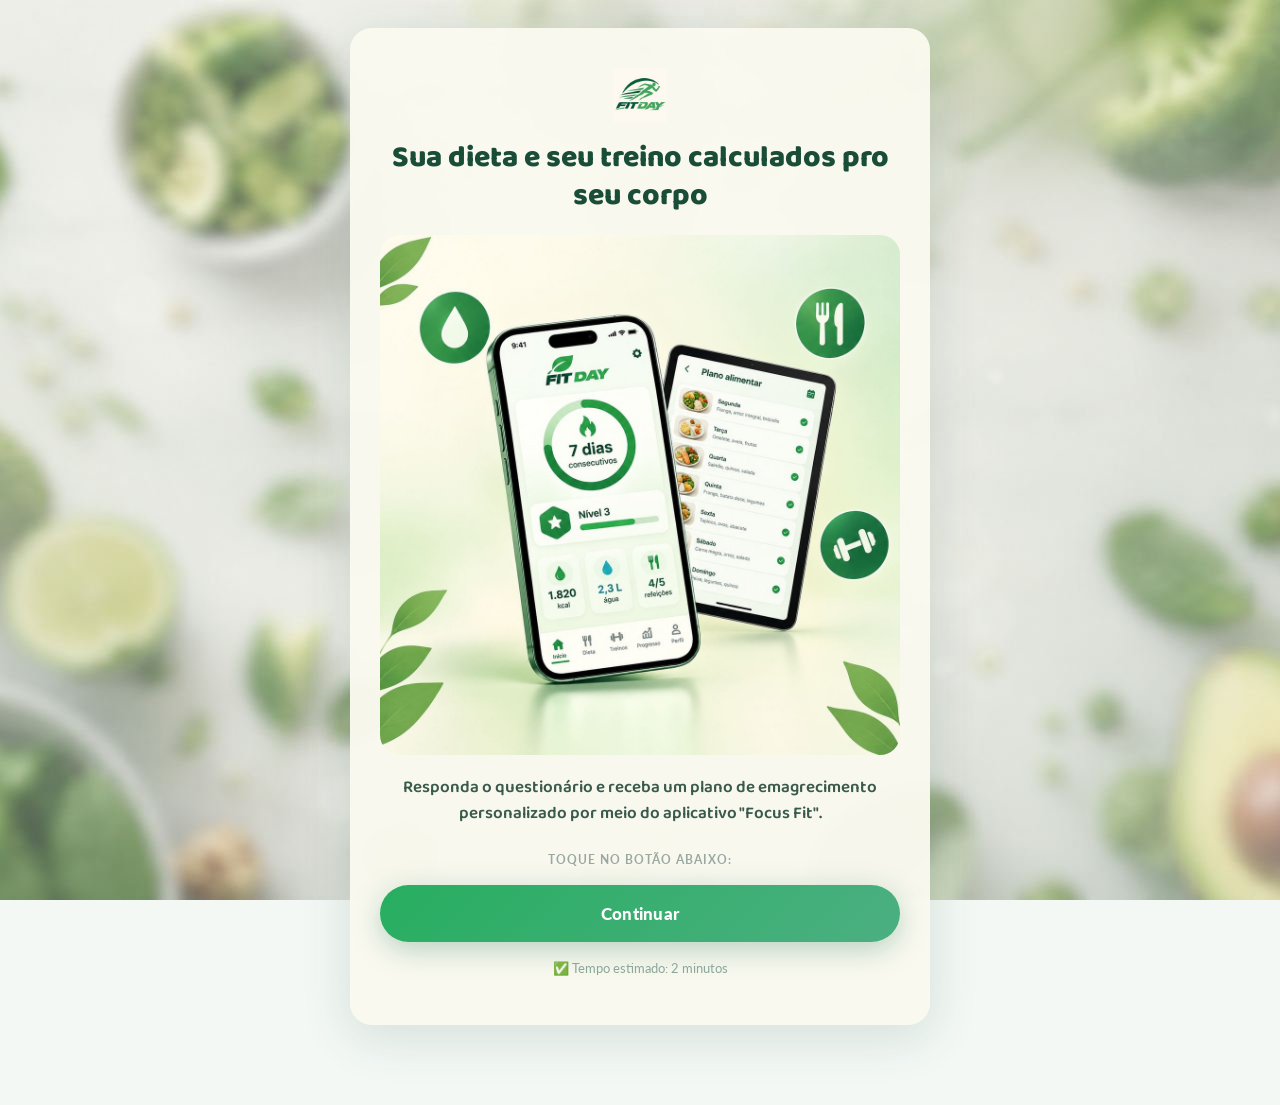
<file: quiz/claro.html>
<!DOCTYPE html>
<html lang="pt-BR">
<head>
<meta charset="UTF-8" />
<meta name="viewport" content="width=device-width, initial-scale=1.0" />
<title>Focus Fit — Descubra o seu plano personalizado</title>
<meta name="facebook-domain-verification" content="1ghqwe79k59bfxj5rarqsz5i6aoug4" />
<!-- Meta Pixel Code -->
<script>
!function(f,b,e,v,n,t,s)
{if(f.fbq)return;n=f.fbq=function(){n.callMethod?
n.callMethod.apply(n,arguments):n.queue.push(arguments)};
if(!f._fbq)f._fbq=n;n.push=n;n.loaded=!0;n.version='2.0';
n.queue=[];t=b.createElement(e);t.async=!0;
t.src=v;s=b.getElementsByTagName(e)[0];
s.parentNode.insertBefore(t,s)}(window, document,'script',
'https://connect.facebook.net/en_US/fbevents.js');
fbq('init', '1021851947333727');
fbq('track', 'PageView');
</script>
<noscript><img height="1" width="1" style="display:none"
src="https://www.facebook.com/tr?id=1021851947333727&ev=PageView&noscript=1"
/></noscript>
<!-- End Meta Pixel Code -->

<!-- ===== Google Analytics 4 (funil do quiz) =====
     Cole aqui o ID de medição da sua propriedade GA4 (formato G-XXXXXXXXXX).
     Enquanto estiver vazio, nada é carregado e o quiz funciona normalmente. -->
<script>
  var GA_ID = '';
  if (GA_ID) {
    var gaTag = document.createElement('script');
    gaTag.async = true;
    gaTag.src = 'https://www.googletagmanager.com/gtag/js?id=' + GA_ID;
    document.head.appendChild(gaTag);
    window.dataLayer = window.dataLayer || [];
    window.gtag = function(){ dataLayer.push(arguments); };
    gtag('js', new Date());
    gtag('config', GA_ID);
  }
</script>
<!-- End GA4 -->
<style>
@import url('https://fonts.googleapis.com/css2?family=Open+Sans:wght@400;600;700;800;900&family=Playfair+Display:wght@400;700;900&family=Lato:wght@300;400;700;900&family=Baloo+2:wght@600;700;800&display=swap');

*{margin:0;padding:0;box-sizing:border-box;}

:root{
  --verde:#2e7d5a;
  --verde-claro:#4caf82;
  --verde-suave:#e8f5ef;
  --verde-escuro:#1a4d38;
  --dourado:#c8973a;
  --dourado-claro:#f5d99a;
  --creme:#fdf9f3;
  --cinza:#4a4a4a;
  --cinza-claro:#f5f5f5;
  --branco:#ffffff;
  --vermelho:#c0574f;
}

html{scroll-behavior:smooth;}

body{
  font-family:'Lato',sans-serif;
  background-color:#f3f8f5;
  background-image:url('/bg-vegetal.jpg');
  background-attachment:fixed;
  background-size:cover;
  background-position:center;
  color:var(--cinza);
  line-height:1.6;
  min-height:100vh;
}

/* ===== BARRA TOPO ===== */
.topbar{
  background:var(--verde-escuro);
  color:#fff;
  text-align:center;
  padding:12px 16px;
  font-size:13px;
  font-weight:700;
  letter-spacing:.3px;
  position:sticky;
  top:0;
  z-index:50;
  box-shadow:0 2px 12px rgba(0,0,0,.15);
}
.topbar span{opacity:.9;}

/* ===== WRAP ===== */
.wrap{
  max-width:620px;
  margin:0 auto;
  padding:28px 20px 80px;
}

.card-quiz{
  background:rgba(250,249,240,.96);
  border-radius:22px;
  box-shadow:0 12px 50px rgba(26,77,56,.14);
  padding:34px 30px;
  backdrop-filter:blur(2px);
  position:relative;
}

/* seta de voltar */
.back-btn{position:absolute;left:16px;top:14px;background:none;border:none;color:#9aaaa2;font-size:24px;line-height:1;cursor:pointer;padding:4px 8px;z-index:5;transition:color .18s;}
.back-btn:hover{color:var(--verde);}

.brand{text-align:center;margin-bottom:6px;}
.brand-nome{font-family:'Playfair Display',serif;font-size:22px;font-weight:900;color:var(--verde-escuro);}
.brand-logo{height:54px;display:block;margin:0 auto;}
.brand-sub{font-size:13px;color:#8aa79a;margin-bottom:20px;text-align:center;}

/* ===== PROGRESSO ===== */
.progress-head{display:flex;justify-content:flex-end;font-size:13px;color:var(--dourado);font-weight:700;margin-bottom:8px;}
.progress-bar{height:7px;background:#e3ede8;border-radius:20px;overflow:hidden;margin-bottom:26px;}
.progress-fill{height:100%;background:linear-gradient(90deg,var(--verde-escuro),var(--verde-claro));border-radius:20px;transition:width .5s ease;}

/* ===== PILLS ===== */
.pills{display:flex;flex-wrap:wrap;gap:8px;margin-bottom:18px;}
.pill{background:#f0f7f3;border:1px solid #d9ebe2;color:var(--verde);font-size:12px;font-weight:700;padding:6px 12px;border-radius:20px;}

/* ===== INSIGHT BOX ===== */
.insight{background:#eef7f1;border-left:4px solid var(--verde-claro);border-radius:8px;padding:14px 16px;font-size:14px;color:#3a5a4c;line-height:1.6;margin-bottom:20px;}
.insight strong{color:var(--verde);}

.echo{font-size:14px;color:#7d9488;margin-bottom:6px;}

/* ===== PERGUNTA ===== */
.q-title{font-family:'Open Sans',sans-serif;font-size:26px;font-weight:900;color:var(--verde-escuro);line-height:1.25;margin-bottom:22px;text-align:center;}

/* ===== OPÇÕES ===== */
.opts{display:flex;flex-direction:column;gap:12px;}
/* variação compacta (perguntas com muitas opções, ex.: múltipla escolha) */
.opts.compact{gap:9px;}
.opts.compact .opt{padding:13px 16px;font-size:14.5px;}
.opts.compact .opt-radio{width:22px;height:22px;}
.q-title.tight{margin-bottom:12px;}
/* variação em grade: 2 opções por linha (abertura do quiz) */
.opts.grid2{display:grid;grid-template-columns:1fr 1fr;gap:10px;}
/* card = foto colada ao botão, os dois arredondados juntos como uma peça só */
.opts.grid2 .idade-card{display:flex;flex-direction:column;border-radius:16px;overflow:hidden;box-shadow:0 6px 18px rgba(46,125,90,.28);transition:all .18s ease;cursor:pointer;}
.opts.grid2 .idade-card:hover{transform:translateY(-2px);box-shadow:0 10px 26px rgba(46,125,90,.38);}
.opts.grid2 .idade-img{width:100%;aspect-ratio:1/1;object-fit:cover;display:block;}
.opts.grid2 .opt{
  padding:15px 14px;font-size:14px;font-weight:500;justify-content:center;text-align:center;gap:10px;
  background:linear-gradient(135deg,#27ae60,var(--verde-claro));color:#fff;border-color:transparent;
  border-radius:0;margin:0;
}
.opts.grid2 .opt:hover{transform:none;box-shadow:none;border-color:transparent;}
.opts.grid2 .opt.sel{background:linear-gradient(135deg,#1a4d38,#2e7d5a);border-color:transparent;color:#fff;}
.opts.grid2 .opt-radio{width:20px;height:20px;border-color:rgba(255,255,255,.85);background:rgba(255,255,255,.16);}
.opts.grid2 .opt.sel .opt-radio{border-color:#fff;background:#fff;}
.opts.grid2 .opt.sel .opt-radio::after{color:var(--verde-escuro);font-size:12px;}
.opts.grid2 .idade-card:last-child:nth-child(odd){grid-column:1 / -1;justify-self:center;width:calc(50% - 5px);}
.opt{
  display:flex;align-items:center;gap:14px;
  background:#fff;border:1.5px solid #e2ece7;border-radius:14px;
  padding:17px 18px;font-size:15px;font-weight:600;color:var(--cinza);
  cursor:pointer;transition:all .18s ease;text-align:left;
}
.opt:hover{border-color:var(--verde-claro);box-shadow:0 6px 20px rgba(76,175,130,.12);transform:translateY(-1px);}
.opt-radio{width:24px;height:24px;border-radius:50%;border:2px solid #cdddd4;flex-shrink:0;display:flex;align-items:center;justify-content:center;transition:all .18s ease;}
.opt.sel{border-color:var(--verde);background:var(--verde-suave);}
.opt.sel .opt-radio{border-color:var(--verde);background:var(--verde);}
.opt.sel .opt-radio::after{content:'✓';color:#fff;font-size:13px;font-weight:700;}

/* variação com foto colada à esquerda de cada opção (lista vertical) */
.opts.photo .opt-row{display:flex;align-items:stretch;border-radius:14px;overflow:hidden;box-shadow:0 4px 14px rgba(0,0,0,.06);cursor:pointer;transition:all .18s ease;}
.opts.photo .opt-row:hover{transform:translateY(-1px);box-shadow:0 8px 20px rgba(76,175,130,.18);}
.opts.photo .opt-row-img{width:84px;flex-shrink:0;object-fit:cover;display:block;}
.opts.photo .opt-row .opt{flex:1;border:none;border-radius:0;box-shadow:none;}
.opts.photo .opt-row .opt:hover{transform:none;box-shadow:none;border-color:transparent;}

/* ===== BOTÕES ===== */
.btn{
  display:block;width:100%;text-align:center;
  background:linear-gradient(135deg,#27ae60,var(--verde-claro));
  color:#fff;font-family:'Lato',sans-serif;font-size:17px;font-weight:900;
  border:none;border-radius:50px;padding:18px 28px;cursor:pointer;text-decoration:none;
  box-shadow:0 8px 30px rgba(46,125,90,.32);transition:transform .2s,box-shadow .2s;letter-spacing:.3px;
}
.btn:hover{transform:translateY(-2px);box-shadow:0 12px 40px rgba(46,125,90,.45);}
.btn-ghost{background:#fff;color:var(--verde);border:1.5px solid #d9ebe2;box-shadow:none;margin-top:12px;}
.btn-ghost:hover{background:#f4faf7;box-shadow:none;}

/* ===== INPUT DE TEXTO (nome) ===== */
.text-input{width:100%;border:1.5px solid #e2ece7;border-radius:14px;padding:16px 18px;font-size:16px;font-family:'Lato',sans-serif;color:var(--cinza);background:#fff;margin-bottom:14px;outline:none;transition:border-color .18s,box-shadow .18s;}
.text-input:focus{border-color:var(--verde);box-shadow:0 6px 20px rgba(76,175,130,.12);}
.text-input::placeholder{color:#b7c6bf;}

/* ===== RÉGUA (peso / altura) ===== */
.ruler-sub{font-size:14px;color:#7d9488;margin:-8px 0 18px;}
.unit-toggle{display:inline-flex;background:#e3ede8;border-radius:30px;padding:4px;margin-bottom:6px;}
.unit-toggle .ut{border:none;background:transparent;color:#7d9488;font-weight:800;font-size:14px;padding:8px 26px;border-radius:24px;cursor:pointer;transition:all .18s;}
.unit-toggle .ut.active{background:var(--verde);color:#fff;box-shadow:0 4px 14px rgba(46,125,90,.3);}
.ruler-val{font-family:'Playfair Display',serif;font-size:46px;font-weight:900;color:var(--verde-escuro);margin:16px 0 6px;line-height:1;}
.ruler-val small{font-size:20px;color:var(--verde);margin-left:3px;font-weight:700;}
.ruler-track{position:relative;height:52px;margin:6px 6px 0;}
.ruler-line{position:absolute;left:0;right:0;bottom:16px;height:2px;background:#e2ece7;}
.ruler-ticks{position:absolute;left:0;right:0;bottom:16px;height:26px;display:flex;justify-content:space-between;align-items:flex-end;pointer-events:none;}
.ruler-ticks .tk{width:1px;height:12px;background:#cdddd4;}
.ruler-ticks .tk.maj{height:24px;width:2px;background:#9bb3a8;}
.ruler-pointer{position:absolute;top:0;bottom:16px;width:3px;background:var(--verde);transform:translateX(-50%);pointer-events:none;border-radius:2px;transition:left .05s linear;}
.ruler-pointer::after{content:'';position:absolute;bottom:-11px;left:50%;transform:translateX(-50%);border-left:8px solid transparent;border-right:8px solid transparent;border-top:12px solid var(--verde);}
.ruler-input{position:absolute;left:0;right:0;top:0;width:100%;height:100%;margin:0;opacity:0;cursor:grab;z-index:5;-webkit-appearance:none;appearance:none;background:transparent;}
.ruler-input:active{cursor:grabbing;}
.ruler-input::-webkit-slider-thumb{-webkit-appearance:none;width:40px;height:52px;background:transparent;cursor:grab;}
.ruler-input::-moz-range-thumb{width:40px;height:52px;border:none;background:transparent;cursor:grab;}
.ruler-labels{display:flex;justify-content:space-between;font-size:13px;color:#9aaaa2;font-weight:700;margin-top:6px;}

/* ===== INTRO ===== */
.intro-badge{display:inline-block;background:var(--verde-suave);color:var(--verde);font-size:12px;font-weight:800;letter-spacing:1.5px;text-transform:uppercase;padding:7px 18px;border-radius:20px;margin-bottom:22px;}
.intro-h1{font-family:'Open Sans',sans-serif;font-size:32px;font-weight:900;color:var(--verde-escuro);line-height:1.25;margin-bottom:16px;text-align:center;}
.intro-h1 span{color:var(--verde-claro);}
.intro-sub{font-size:16px;color:#5f6f68;text-align:center;line-height:1.65;margin-bottom:26px;}
.hero-h1{font-family:'Baloo 2',sans-serif;font-size:30px;font-weight:800;color:var(--verde-escuro);line-height:1.25;text-align:center;margin-bottom:18px;}
.hero-sub{font-family:'Baloo 2',sans-serif;font-size:17px;font-weight:600;color:#3a5a4c;line-height:1.55;text-align:center;margin:20px 0 22px;}
.intro-secure{text-align:center;font-size:12px;color:#98a89f;margin-top:12px;}

/* ===== INTERSTICIAL ===== */
.inter-badge{display:flex;align-items:center;gap:12px;margin-bottom:16px;}
.inter-badge .ic{width:38px;height:38px;border-radius:50%;background:var(--verde-escuro);color:#fff;display:flex;align-items:center;justify-content:center;font-size:18px;flex-shrink:0;}
.inter-badge .tt{font-size:12px;font-weight:800;letter-spacing:1.2px;text-transform:uppercase;color:var(--verde-escuro);line-height:1.3;}
.inter-text{font-size:16px;color:#4a5c53;line-height:1.7;margin-bottom:14px;}
.inter-text strong{color:var(--verde);}
.inter-text .red{color:var(--vermelho);font-weight:700;}
.inter-mini{font-size:13px;color:#9aaaa2;margin-bottom:22px;}

/* ===== ANALISANDO ===== */
.analise-title{text-align:center;font-size:13px;font-weight:800;letter-spacing:1.5px;text-transform:uppercase;color:var(--verde-escuro);margin-bottom:26px;}
.analise-list{display:flex;flex-direction:column;gap:16px;}
.analise-item{display:flex;align-items:center;gap:14px;font-size:15px;color:#9aaaa2;font-weight:600;opacity:.5;transition:all .4s ease;}
.analise-item .ic{width:28px;height:28px;border-radius:50%;border:2px solid #d5e2db;flex-shrink:0;display:flex;align-items:center;justify-content:center;font-size:13px;}
.analise-item.done{opacity:1;color:var(--verde-escuro);}
.analise-item.done .ic{background:var(--verde-escuro);border-color:var(--verde-escuro);color:#fff;}

/* ===== HISTÓRIA ===== */
.hist-avatar{width:82px;height:82px;border-radius:50%;margin:0 auto 12px;overflow:hidden;border:4px solid #fff;box-shadow:0 6px 20px rgba(0,0,0,.12);}
.hist-avatar img{width:100%;height:100%;object-fit:cover;}
.hist-tagline{font-family:'Playfair Display',serif;font-style:italic;font-size:17px;color:var(--verde-escuro);text-align:center;margin-bottom:14px;line-height:1.4;}
.hist-tag{display:block;width:max-content;margin:0 auto 10px;background:var(--verde-escuro);color:#fff;font-size:11px;font-weight:800;letter-spacing:1.5px;text-transform:uppercase;padding:5px 14px;border-radius:20px;}
.hist-nome{text-align:center;font-weight:900;font-size:16px;color:var(--cinza);}
.hist-info{text-align:center;font-size:13px;color:#9aaaa2;margin-bottom:6px;}
.hist-stars{text-align:center;color:#f5a623;font-size:16px;letter-spacing:2px;margin-bottom:16px;}
.hist-quote{font-size:14.5px;color:#556a60;line-height:1.7;font-style:italic;text-align:center;margin-bottom:18px;}
.hist-result{display:flex;align-items:center;gap:12px;justify-content:center;background:var(--verde);color:#fff;border-radius:12px;padding:14px 18px;font-size:14px;font-weight:700;line-height:1.4;margin-bottom:22px;}
.hist-result .ic{width:26px;height:26px;border-radius:50%;background:rgba(255,255,255,.25);display:flex;align-items:center;justify-content:center;flex-shrink:0;font-size:13px;}
.hist-pergunta{text-align:center;font-weight:700;color:var(--cinza);margin-bottom:14px;}

/* ===== MINI-VSL / VÍDEO PLACEHOLDER ===== */
.vsl-tag{display:block;width:max-content;margin:0 auto 14px;background:#fdecec;color:var(--vermelho);font-size:11px;font-weight:800;letter-spacing:1.5px;text-transform:uppercase;padding:6px 16px;border-radius:20px;}
.vsl-ask{font-family:'Playfair Display',serif;font-size:22px;font-weight:900;color:var(--verde-escuro);text-align:center;line-height:1.3;margin-bottom:20px;}
.vsl-ask span{color:var(--verde-claro);}
.video-box{position:relative;border-radius:16px;overflow:hidden;margin-bottom:18px;background:linear-gradient(135deg,var(--verde-suave),#d6ede1);border:1px solid #d9ebe2;aspect-ratio:16/9;display:flex;flex-direction:column;align-items:center;justify-content:center;text-align:center;padding:20px;}
.video-box .play{width:66px;height:66px;border-radius:50%;background:var(--verde);color:#fff;display:flex;align-items:center;justify-content:center;font-size:26px;margin-bottom:14px;box-shadow:0 8px 30px rgba(46,125,90,.4);animation:pulse 2.2s ease-in-out infinite;}
.video-box .vlabel{font-size:12px;font-weight:800;letter-spacing:1.5px;text-transform:uppercase;color:var(--verde);}
.video-box .vname{font-family:'Playfair Display',serif;font-size:16px;font-weight:700;color:var(--verde-escuro);margin-top:6px;}
.video-box .vhint{font-size:11px;color:#9aaaa2;margin-top:8px;font-style:italic;}

/* roteiro visível (substitui o vídeo por enquanto) */
.roteiro{background:#f4faf7;border:1px solid #d9ebe2;border-radius:14px;padding:20px;margin-bottom:20px;}
.roteiro h4{font-family:'Lato',sans-serif;font-size:14px;color:var(--verde);margin-bottom:12px;letter-spacing:.3px;font-weight:900;}
.roteiro p{font-size:14.5px;color:#556a60;line-height:1.7;margin-bottom:12px;}
.roteiro p:last-child{margin-bottom:0;}
.roteiro strong{color:var(--verde-escuro);}
.roteiro .red{color:var(--vermelho);font-weight:700;}

/* ===== PRÉ-PITCH (antes x depois) ===== */
.pp-h{font-family:'Playfair Display',serif;font-size:24px;font-weight:900;color:var(--verde-escuro);text-align:center;line-height:1.3;margin-bottom:8px;}
.pp-h span{color:var(--verde-claro);}
.pp-sub{text-align:center;font-size:14px;color:#7d9488;margin-bottom:24px;}

/* antes/depois */
.ad-grid{display:grid;grid-template-columns:1fr 1fr;gap:14px;}
.res-ad-grid{display:grid;grid-template-columns:1fr 1fr;gap:14px;}
.ad-col{background:#fff;border-radius:14px;padding:20px;border:1px solid #e4ede9;}
.ad-col.antes{border-top:3px solid #e07a7a;}
.ad-col.depois{border-top:3px solid var(--verde-claro);}
.ad-col h4{font-size:12px;font-weight:800;letter-spacing:1px;text-transform:uppercase;margin-bottom:14px;color:var(--cinza);}
.ad-col.antes h4{color:var(--vermelho);}
.ad-col.depois h4{color:var(--verde);}
.ad-col li{list-style:none;font-size:13px;color:#66756f;padding:6px 0;display:flex;gap:8px;align-items:flex-start;line-height:1.5;}
.ad-col.antes li::before{content:'✕';color:#e07a7a;font-weight:800;flex-shrink:0;}
.ad-col.depois li::before{content:'✓';color:var(--verde-claro);font-weight:800;flex-shrink:0;}
.ad-note{text-align:center;font-size:12px;color:#a8b8b1;margin-top:14px;font-style:italic;}

/* ===== OFERTA REVELAR ===== */
.rev-badge{display:block;width:max-content;margin:0 auto 16px;background:var(--verde-escuro);color:#fff;font-size:11px;font-weight:800;letter-spacing:1.5px;text-transform:uppercase;padding:6px 16px;border-radius:20px;}
.rev-lead{text-align:center;font-size:15px;color:#4a5c53;line-height:1.65;margin-bottom:22px;}
.rev-lead strong{color:var(--verde-escuro);}
.rev-tap{background:linear-gradient(135deg,var(--verde),var(--verde-claro));border-radius:16px;padding:26px 20px;text-align:center;color:#fff;cursor:pointer;box-shadow:0 10px 34px rgba(46,125,90,.32);transition:transform .2s;margin-bottom:18px;animation:pulse 2.4s ease-in-out infinite;}
.rev-tap:hover{transform:translateY(-2px);}
.rev-tap .big{font-family:'Playfair Display',serif;font-size:22px;font-weight:900;line-height:1.3;}
.rev-tap .small{font-size:13px;opacity:.9;margin-top:6px;}
@keyframes pulse{0%,100%{box-shadow:0 10px 34px rgba(46,125,90,.32);}50%{box-shadow:0 14px 44px rgba(46,125,90,.55);}}

.reserva{display:flex;align-items:center;justify-content:center;gap:10px;background:#f0f7f3;border-radius:12px;padding:12px;font-size:14px;color:var(--verde-escuro);font-weight:700;margin-bottom:20px;}
.reserva .t{font-variant-numeric:tabular-nums;}
.rev-secure{text-align:center;font-size:12px;color:#a8b8b1;margin-top:16px;}

/* ===== PREÇO ===== */
.price-box{background:linear-gradient(150deg,var(--verde-escuro),var(--verde));border-radius:18px;padding:28px 24px;text-align:center;color:#fff;margin-bottom:18px;}
.price-box .label{font-size:12px;font-weight:800;letter-spacing:1.5px;text-transform:uppercase;opacity:.85;}
.price-box .val{font-family:'Playfair Display',serif;font-size:56px;font-weight:900;line-height:1;margin:6px 0;}
.price-box .val sup{font-size:24px;}
.price-box .de{font-size:14px;opacity:.75;text-decoration:line-through;}
.price-box .off{display:inline-block;background:var(--verde-claro);color:#fff;font-size:12px;font-weight:800;padding:4px 14px;border-radius:20px;margin-top:10px;letter-spacing:.5px;}
.price-just{font-size:13px;color:#7d9488;line-height:1.6;text-align:center;margin-bottom:18px;}
.price-just strong{color:var(--verde);}

/* ===== TOAST ===== */
.toast{position:fixed;left:50%;bottom:18px;transform:translateX(-50%);background:#fff;border:1px solid #e2ece7;border-radius:14px;box-shadow:0 8px 30px rgba(0,0,0,.14);padding:12px 16px;display:flex;align-items:center;gap:10px;max-width:340px;width:calc(100% - 40px);font-size:13px;color:var(--cinza);z-index:40;animation:slideUp .5s ease;}
.toast .ic{font-size:18px;}
.toast .x{margin-left:auto;color:#bbb;cursor:pointer;font-size:16px;background:none;border:none;}
.toast b{color:var(--verde);}
@keyframes slideUp{from{opacity:0;transform:translate(-50%,20px);}to{opacity:1;transform:translate(-50%,0);}}

/* ===== NOTIFICAÇÃO DE VENDA ===== */

/* ===== FADE ===== */
.fade{animation:fade .4s ease;}
@keyframes fade{from{opacity:0;transform:translateY(12px);}to{opacity:1;transform:translateY(0);}}

/* =========================================================
   PÁGINA FINAL (RESULTADO) — estilo da landing
   ========================================================= */
.result{max-width:900px;margin:0 auto;padding:0 0 40px;}
.result .container{max-width:760px;margin:0 auto;padding:0 22px;}
.res-hero{background:rgba(255,255,255,.94);border-radius:22px;box-shadow:0 12px 50px rgba(26,77,56,.14);padding:34px 30px;text-align:center;margin:28px 20px 24px;}
.res-hero .kicker{font-size:12px;font-weight:800;letter-spacing:1.5px;text-transform:uppercase;color:var(--verde-claro);margin-bottom:12px;}
.res-hero h1{font-family:'Playfair Display',serif;font-size:28px;font-weight:900;color:var(--verde-escuro);line-height:1.3;margin-bottom:14px;}
.res-hero h1 span{color:var(--verde-claro);}
.res-hero p{font-size:15px;color:#5f6f68;line-height:1.65;max-width:560px;margin:0 auto;}
.res-socialbar{display:flex;align-items:center;justify-content:center;gap:10px;background:rgba(255,255,255,.9);border-radius:14px;padding:12px 16px;margin:0 20px 30px;font-size:13px;color:var(--cinza);font-weight:600;box-shadow:0 4px 20px rgba(26,77,56,.08);}
.res-socialbar b{color:var(--verde);}
.live-count{display:inline-block;font-weight:800;color:var(--verde);min-width:20px;text-align:center;transition:transform .25s ease,color .25s ease;}
.live-count.bump{transform:scale(1.35);color:var(--verde-claro);}

.res-section{padding:26px 0;}
.res-h2{font-family:'Playfair Display',serif;font-size:26px;font-weight:900;color:var(--verde-escuro);text-align:center;line-height:1.3;margin-bottom:8px;}
.res-h2 span{color:var(--verde-claro);}
.res-sub{text-align:center;font-size:14px;color:#6f807a;margin-bottom:26px;}

.mod-card{background:#fff;border-radius:14px;border:1px solid #e4ede9;padding:20px 22px;margin-bottom:12px;box-shadow:0 2px 14px rgba(46,125,90,.06);}
.mod-head{display:flex;align-items:center;gap:14px;}
.mod-num{width:38px;height:38px;border-radius:10px;flex-shrink:0;background:linear-gradient(135deg,var(--verde),var(--verde-claro));color:#fff;font-family:'Playfair Display',serif;font-weight:900;font-size:16px;display:flex;align-items:center;justify-content:center;}
.mod-head h3{font-family:'Playfair Display',serif;font-size:16px;color:var(--verde-escuro);}
.mod-card p{font-size:13.5px;color:#66756f;line-height:1.65;margin-top:12px;}
.mod-result{background:var(--verde-suave);border-radius:8px;padding:10px 14px;margin-top:12px;font-size:12.5px;color:var(--verde);font-weight:700;}
.mod-result::before{content:'✓ Resultado: ';}

/* ===== PROVA CIENTÍFICA (mesma da landing) ===== */
.prova-numero{font-family:'Playfair Display',serif;font-size:72px;font-weight:900;color:#c0392b;line-height:1;margin-bottom:6px;text-align:center;}
.prova-numero-legenda{font-size:15.5px;color:#666;max-width:420px;margin:0 auto 26px;line-height:1.6;text-align:center;}
.prova-noticia{max-width:620px;margin:0 auto;background:#fff;border:1px solid #e4e4e4;border-radius:16px;overflow:hidden;box-shadow:0 8px 32px rgba(0,0,0,.10);}
.prova-noticia img{width:100%;height:auto;display:block;}
.prova-fonte{font-size:11.5px;color:#999;padding:12px 16px;text-align:left;border-top:1px solid #f0f0f0;line-height:1.6;}
.prova-texto{max-width:620px;margin:26px auto 0;font-size:16px;line-height:1.75;color:var(--cinza);text-align:left;}

/* ===== PROJEÇÃO (tela final, depois de outros_objetivos) ===== */
.proj-chart-tt{font-size:12.5px;font-weight:800;color:var(--verde-escuro);text-align:center;margin:26px 0 8px;}
.proj-chart-wrap{position:relative;width:100%;aspect-ratio:320/170;}
.proj-chart-wrap svg{position:absolute;inset:0;width:100%;height:100%;display:block;}
.proj-chart-label{position:absolute;transform:translate(-50%,-100%);background:#fff;border:1.5px solid #e2ece7;border-radius:8px;padding:3px 7px;font-size:9px;font-weight:800;white-space:nowrap;box-shadow:0 2px 6px rgba(0,0,0,.10);}
.proj-chart-days{position:relative;height:14px;margin:4px 0 10px;}
.proj-chart-day{position:absolute;transform:translateX(-50%);font-size:9.5px;color:#8a9a92;font-weight:700;white-space:nowrap;}
.proj-compare{display:grid;grid-template-columns:1fr 1fr;gap:10px;margin:22px 0;}
.proj-compare-col{border-radius:14px;padding:14px 12px;}
.proj-compare-img{width:100%;aspect-ratio:3/4;object-fit:cover;object-position:top center;border-radius:10px;display:block;margin-bottom:10px;}
.proj-compare-col.ruim{background:#fdecec;}
.proj-compare-col.bom{background:#eef7f1;}
.proj-compare-col h5{font-size:12.5px;font-weight:900;margin:0 0 8px;text-align:center;}
.proj-compare-col.ruim h5{color:var(--vermelho);}
.proj-compare-col.bom h5{color:var(--verde-escuro);}
.proj-compare-col ul{list-style:none;padding:0;margin:0;font-size:12px;color:#4a4a4a;line-height:1.6;}
.proj-compare-col li{margin-bottom:6px;}
.glp-metric{margin-bottom:10px;}
.glp-metric:last-child{margin-bottom:0;}
.glp-metric-top{display:flex;justify-content:space-between;font-size:10.5px;font-weight:700;color:#4a4a4a;margin-bottom:4px;}
.glp-metric-top .val{font-weight:900;}
.proj-compare-col.ruim .glp-metric-top .val{color:var(--vermelho);}
.proj-compare-col.bom .glp-metric-top .val{color:var(--verde-escuro);}
.glp-bar{height:7px;border-radius:10px;background:#fff;overflow:hidden;}
.glp-bar-fill{height:100%;border-radius:10px;}
.proj-compare-col.ruim .glp-bar-fill{background:linear-gradient(90deg,#e05a4e,#f0a05a);}
.proj-compare-col.bom .glp-bar-fill{background:linear-gradient(90deg,var(--verde-escuro),var(--verde-claro));}
.prova-texto p{margin-bottom:14px;}
.prova-texto p:last-child{margin-bottom:0;}
@media(max-width:768px){.prova-numero{font-size:58px;}.prova-texto{font-size:15px;}}

/* tabela "quanto vale destravar" */
.valor-box{background:#fff;border:1px solid #e4ede9;border-radius:16px;padding:8px 22px;margin-top:8px;box-shadow:0 2px 14px rgba(46,125,90,.06);}
.valor-row{display:flex;justify-content:space-between;align-items:center;gap:12px;padding:14px 0;border-bottom:1px solid #f0f5f2;font-size:14px;}
.valor-row:last-child{border-bottom:none;}
.valor-row .lbl{color:var(--cinza);font-weight:700;}
.valor-row .num{color:var(--vermelho);font-weight:800;white-space:nowrap;}
.valor-row.total{background:#fbf1f0;margin:0 -22px;padding:16px 22px;border-radius:12px;}
.valor-nota{text-align:center;font-size:13px;color:#7d9488;margin-top:16px;line-height:1.7;}
.valor-nota .red{color:var(--vermelho);font-weight:700;}

/* decisão (2 opções) */
.dec-grid{display:grid;grid-template-columns:1fr 1fr;gap:16px;margin-top:8px;}
.dec-col{border-radius:16px;padding:24px 20px;text-align:center;font-size:13.5px;line-height:1.6;}
.dec-col .dt{font-size:12px;font-weight:800;letter-spacing:1.5px;text-transform:uppercase;margin-bottom:12px;}
.dec-col.op1{background:#fff;border:1px solid #e4ede9;color:#66756f;}
.dec-col.op1 .dt{color:var(--vermelho);}
.dec-col.op2{background:var(--verde-suave);border:1px solid var(--verde-claro);color:#3a5a4c;box-shadow:0 6px 24px rgba(76,175,130,.18);}
.dec-col.op2 .dt{color:var(--verde);}

/* depoimentos */
.dep-carousel{overflow:hidden;padding:6px 0 16px;}
.dep-track{display:flex;gap:16px;width:max-content;padding:0 8px;animation:dep-scroll 34s linear infinite;}
.dep-track:hover{animation-play-state:paused;}
@keyframes dep-scroll{0%{transform:translateX(0);}100%{transform:translateX(-50%);}}
.dep-c{background:#fff;border-radius:18px;border:1px solid #e4ede9;padding:22px 20px;min-width:270px;max-width:270px;box-shadow:0 4px 20px rgba(46,125,90,.08);display:flex;flex-direction:column;text-align:center;}
.dep-c img{width:64px;height:64px;border-radius:50%;object-fit:cover;margin:0 auto 10px;border:3px solid var(--verde-suave);}
.dep-c .n{font-weight:900;font-size:14px;color:var(--cinza);}
.dep-c .id{font-size:12px;color:#a8b8b1;margin-bottom:6px;}
.dep-c .st{color:#f5a623;font-size:14px;letter-spacing:2px;margin-bottom:10px;}
.dep-c .qt{font-style:italic;font-weight:700;font-size:13.5px;color:var(--verde);margin-bottom:8px;line-height:1.45;}
.dep-c .tx{font-size:12.5px;color:#66756f;line-height:1.6;text-align:left;}

/* quem é (expert) */
.quem{background:rgba(255,255,255,.9);border-radius:18px;padding:30px 24px;text-align:center;box-shadow:0 4px 20px rgba(26,77,56,.08);}
.quem .foto{width:150px;height:150px;border-radius:50%;border:4px solid var(--verde-claro);box-shadow:0 0 34px rgba(76,175,130,.4);margin:0 auto 20px;display:flex;align-items:center;justify-content:center;background:var(--verde-suave);font-family:'Playfair Display',serif;font-size:34px;font-weight:900;color:var(--verde);line-height:1.05;}
.quem h3{font-family:'Playfair Display',serif;font-size:22px;color:var(--verde-escuro);margin-bottom:12px;}
.quem h3 span{color:var(--verde-claro);}
.quem p{font-size:14px;color:#5f6f68;line-height:1.75;max-width:520px;margin:0 auto;}
.quem p span{color:var(--verde);font-weight:700;}

/* garantia img */
.gar-img{max-width:500px;width:92%;border-radius:16px;display:block;margin:0 auto;}

/* oferta final */
.oferta-final{background:#fff;border-radius:22px;box-shadow:0 12px 50px rgba(0,0,0,.12);padding:34px 28px;max-width:460px;margin:0 auto;text-align:center;position:relative;overflow:hidden;border:1px solid #eadfce;}
.oferta-final::before{content:'';position:absolute;top:0;left:0;right:0;height:5px;background:var(--verde);}
.oferta-final .ot{font-family:'Playfair Display',serif;font-size:22px;color:var(--verde-escuro);margin-bottom:18px;}
.of-item{display:flex;align-items:flex-start;gap:9px;padding:7px 0;font-size:13.5px;color:#556a60;border-bottom:1px solid #f0f5f2;text-align:left;}
.of-item:last-of-type{border-bottom:none;}
.of-item .ic{width:19px;height:19px;border-radius:50%;background:var(--verde);color:#fff;font-size:10px;display:flex;align-items:center;justify-content:center;flex-shrink:0;margin-top:2px;}
.of-item .nm{flex:1;}
.of-item .pr{flex-shrink:0;color:var(--verde-claro);text-decoration:line-through;font-weight:700;font-size:12.5px;}
.of-block{text-align:left;font-size:11px;font-weight:800;letter-spacing:1.2px;text-transform:uppercase;color:var(--verde);margin:16px 0 4px;}
.of-block.bonus{color:var(--dourado);}
.of-de{font-size:15px;color:#a8b8b1;text-decoration:line-through;margin-top:20px;}
.of-por{font-size:12px;font-weight:800;letter-spacing:1px;text-transform:uppercase;color:var(--verde-claro);margin-top:6px;}
.of-val{font-family:'Playfair Display',serif;font-size:48px;font-weight:900;color:var(--verde-escuro);line-height:1;margin:4px 0;}
.of-avista{font-size:14px;color:#8aa79a;margin-bottom:22px;}
.of-secure{font-size:12px;color:#a8b8b1;margin-top:12px;}

/* faq */
.faq details{background:#fff;border-radius:12px;margin-bottom:10px;border:1px solid #e4ede9;overflow:hidden;}
.faq summary{padding:16px 20px;font-size:14.5px;font-weight:700;color:var(--cinza);cursor:pointer;display:flex;justify-content:space-between;align-items:center;list-style:none;gap:12px;}
.faq summary::-webkit-details-marker{display:none;}
.faq summary::after{content:'+';font-size:22px;color:var(--verde);font-weight:300;flex-shrink:0;transition:transform .3s;}
.faq details[open] summary::after{transform:rotate(45deg);}
.faq .a{padding:0 20px 18px;font-size:13.5px;color:#66756f;line-height:1.7;}

.res-footer{text-align:center;padding:30px 20px;font-size:12px;color:#8aa79a;line-height:1.7;}

/* ===== DIAGNÓSTICO (IMC + sinais) ===== */
.diag-imc{text-align:center;margin:22px 0 6px;}
.diag-imc-tt{font-family:'Playfair Display',serif;font-size:19px;color:var(--verde-escuro);font-weight:900;}
.diag-imc-val{font-size:14px;color:var(--cinza);margin:8px 0 4px;}
.diag-imc-val strong{color:var(--verde-escuro);}
.diag-imc-zona{font-weight:800;}
.diag-bar-wrap{margin:34px 6px 0;}
.diag-bar{position:relative;height:24px;display:flex;border-radius:20px;overflow:visible;}
.diag-bar .z{flex:1;height:100%;}
.diag-bar .z:first-child{border-radius:20px 0 0 20px;}
.diag-bar .z:last-child{border-radius:0 20px 20px 0;}
.diag-bar .z1{background:#bcd3f0;}
.diag-bar .z2{background:#bfe6c8;}
.diag-bar .z3{background:#f5db8e;}
.diag-bar .z4{background:#e7a6a0;}
.diag-pointer{position:absolute;top:-32px;transform:translateX(-50%);background:var(--verde-escuro);color:#fff;font-size:11px;font-weight:800;padding:5px 9px;border-radius:8px;white-space:nowrap;z-index:2;}
.diag-pointer::after{content:'';position:absolute;bottom:-5px;left:50%;transform:translateX(-50%);border-left:5px solid transparent;border-right:5px solid transparent;border-top:6px solid var(--verde-escuro);}
.diag-labels{display:flex;font-size:10.5px;color:#9aaaa2;font-weight:700;margin:8px 0 4px;}
.diag-labels span{flex:1;text-align:center;}
.lib-box{text-align:center;margin:18px 0 14px;}
.lib-label{font-size:11.5px;font-weight:800;letter-spacing:1px;text-transform:uppercase;color:var(--verde);}
.lib-pct{font-family:'Open Sans',sans-serif;font-size:42px;font-weight:900;color:var(--verde-escuro);line-height:1;margin:6px 0 10px;font-variant-numeric:tabular-nums;}
.lib-bar{height:11px;background:#e3ede8;border-radius:20px;overflow:hidden;}
.lib-fill{height:100%;width:0;background:linear-gradient(90deg,var(--verde-escuro),var(--verde-claro));border-radius:20px;}
.meta-img{border:2px dashed #cdddd4;border-radius:14px;background:#f4faf7;color:#9aaaa2;font-size:13px;padding:46px 16px;margin:0 0 18px;}
.causa-box{background:#fdecec;border-radius:14px;padding:16px 18px;margin:16px 0;}
.causa-box h4{color:var(--vermelho);font-size:14.5px;line-height:1.35;margin-bottom:8px;}
.causa-box p{font-size:13.5px;color:#8a5f5c;margin:0;}
.diag-hl{background:var(--vermelho);color:#fff;font-weight:800;padding:1px 5px;border-radius:4px;}
.diag-chart{background:#fff;border:1px solid #e4ede9;border-radius:14px;padding:18px 16px 14px;margin:18px 0;text-align:center;box-shadow:0 2px 14px rgba(46,125,90,.06);}
.diag-chart-leg{display:flex;justify-content:center;gap:18px;flex-wrap:wrap;margin-top:8px;font-size:12px;color:#66756f;font-weight:700;}
.diag-chart-leg i{display:inline-block;width:14px;height:4px;border-radius:3px;vertical-align:middle;margin-right:5px;}
.diag-chart-leg .dg{background:var(--verde);}
.diag-chart-leg .dr{background:#d3bdbb;}
.diag-aviso{background:#fbf3e3;border-left:4px solid var(--dourado);border-radius:8px;padding:14px 16px;font-size:13px;color:#6a5a3a;line-height:1.6;margin:18px 0;}
.diag-aviso strong{color:var(--verde-escuro);}
.alerta-box{background:#fdecec;border-radius:14px;padding:18px 20px;margin:16px 0;}
.alerta-box h4{color:var(--vermelho);font-size:15px;margin-bottom:12px;display:flex;align-items:center;gap:8px;}
.alerta-box .it{font-size:13.5px;color:#8a5f5c;padding:5px 0;display:flex;gap:9px;align-items:flex-start;line-height:1.55;}
.alerta-box .it::before{content:'✕';color:var(--vermelho);font-weight:900;flex-shrink:0;}
.solucao-box{background:none;border:none;border-radius:0;padding:0;margin:22px 0;}
.solucao-box h4{color:#1a1a1a;font-size:20px;font-weight:900;margin-bottom:10px;line-height:1.35;display:flex;gap:9px;align-items:flex-start;justify-content:center;text-align:center;}
.solucao-box p{font-size:13.5px;color:#3a5a4c;line-height:1.65;}
.solucao-box p strong{color:var(--verde-escuro);}

@media(max-width:600px){
  .intro-h1{font-size:26px;}
  .q-title{font-size:22px;}
  .card-quiz{padding:26px 20px;}
  .res-hero h1{font-size:23px;}
  .res-h2{font-size:22px;}
  .ad-grid,.res-ad-grid,.dec-grid{grid-template-columns:1fr;}
  .of-val{font-size:42px;}
  .vsl-ask{font-size:20px;}
}

/* ===== POP-UP DE SAÍDA (BOTÃO VOLTAR) ===== */
.saida-overlay{position:fixed;inset:0;background:rgba(20,40,30,.78);backdrop-filter:blur(3px);display:none;align-items:center;justify-content:center;padding:20px;z-index:9999;}
.saida-overlay.aberto{display:flex;}
.saida-modal{background:#fff;border-radius:24px;padding:44px 32px 28px;box-shadow:0 12px 60px rgba(0,0,0,.12);width:min(460px,100%);max-height:92vh;overflow:hidden auto;text-align:center;position:relative;animation:saidaEntra .28s ease-out;}
.saida-modal::before{content:'';position:absolute;top:0;left:0;right:0;height:5px;background:var(--verde);}
@keyframes saidaEntra{from{opacity:0;transform:translateY(16px) scale(.97);}to{opacity:1;transform:none;}}
.saida-fechar{position:absolute;top:12px;right:14px;background:none;border:none;font-size:26px;line-height:1;color:#ccc;cursor:pointer;padding:4px 8px;z-index:2;}
.saida-fechar:hover{color:#888;}
.saida-selo{text-transform:uppercase;color:var(--verde-claro);font-weight:700;letter-spacing:1px;font-size:13px;margin-bottom:10px;}
.saida-titulo{font-family:'Open Sans',sans-serif;font-size:27px;font-weight:800;line-height:1.25;color:var(--verde-escuro);margin-bottom:14px;}
.saida-titulo span{color:var(--verde-claro);}
.saida-sub{color:#222;font-weight:700;font-size:15px;line-height:1.7;letter-spacing:.3px;margin-bottom:24px;}
.saida-de{font-size:16px;color:#aaa;text-decoration:line-through;margin-bottom:4px;}
.saida-por{font-size:13px;text-transform:uppercase;color:var(--verde-claro);font-weight:700;letter-spacing:1px;margin-bottom:4px;}
.saida-val{font-family:'Open Sans',sans-serif;font-size:46px;font-weight:900;color:var(--verde-escuro);line-height:1;margin-bottom:6px;}
.saida-economia{font-size:15px;font-weight:700;color:var(--verde);margin-bottom:26px;}
.saida-modal .btn{font-size:16px;padding:17px 24px;}
.saida-recusa{display:inline-block;margin-top:14px;font-size:13px;color:#aaa;text-decoration:underline;background:none;border:none;cursor:pointer;font-family:inherit;}
.saida-recusa:hover{color:#888;}
.saida-rodape{font-size:12px;color:#999;margin-top:12px;letter-spacing:.3px;}
@media (max-width:768px){
  .saida-modal{padding:36px 20px 22px;border-radius:18px;}
  .saida-titulo{font-size:22px;}
  .saida-sub{font-size:14px;}
  .saida-val{font-size:38px;}
}
</style>
</head>
<body>

<div id="app"></div>

<script>
/* =========================================================
   CONFIG  —  é só aqui que você mexe pra configurar o funil
   ========================================================= */
const APP_NOME = 'Focus Fit';

/* Se ainda não tem os checkouts da Ticto configurados, deixe em branco:
   clicar em qualquer plano leva a pessoa direto pro cadastro do app
   (index.html), sem cobrar nada. Quando criar os 3 produtos na Ticto,
   cole os links aqui — e também em config.js (o app usa esses mesmos
   3 links na tela de "faltou o pagamento"; são arquivos sem import
   entre si, então precisa colar dos dois lados). */
const CHECKOUT_URL_MENSAL = 'https://app.zuptos.com.br/checkout/0c0f9d90ef9c6938';
const CHECKOUT_URL_TRIMESTRAL = 'https://app.zuptos.com.br/checkout/b8b35e1625ad65b7';
const CHECKOUT_URL_ANUAL = 'https://app.zuptos.com.br/checkout/4c18c052c5030bd6';
const APP_URL = '/index.html';          // pra onde vai quem clicar num plano sem checkout configurado
const CHAVE_QUIZ = 'app_emag_quiz';     // onde as respostas ficam salvas pro cadastro do app já abrir preenchido (mesmo navegador)

/* Ponte quiz -> app pra quando NÃO é o mesmo navegador (ex.: quiz no
   navegador do Instagram, pagamento e cadastro no Safari/Chrome do
   celular). As respostas também vão pro Supabase com um token, que
   viaja na URL do link clicado (?quiz=TOKEN); o app busca por ele.
   Mesmas credenciais de config.js — são arquivos separados, sem
   import, então o valor não se propaga sozinho. */
const SUPABASE_URL = 'https://ddtxvijlmjqtaxdystph.supabase.co';
const SUPABASE_ANON_KEY = 'sb_publishable_XsRkTp9ahN8T3ydSfOEE_Q_AYH4Oq11';

/* ===== Rastreamento Meta Pixel (seguro, não quebra se o pixel não carregar) ===== */
function px(evento, padrao){
  try{ if(typeof fbq==='function'){ padrao ? fbq('track', evento) : fbq('trackCustom', evento); } }catch(e){}
}

/* =========================================================
   MEDIÇÃO DO FUNIL DO QUIZ
   Manda o mesmo evento para o GA4 e para o Pixel. Serve para
   responder duas perguntas: em que etapa a pessoa parou e qual
   resposta cada pergunta mais recebeu.
   ========================================================= */
function track(evento, params){
  try{ if(typeof gtag==='function') gtag('event', evento, params||{}); }catch(e){}
  try{ if(typeof fbq==='function') fbq('trackCustom', evento, params||{}); }catch(e){}
}

/* estado da medição: guarda a etapa mais avançada que a pessoa viu */
const track_estado = { etapa:0, rotulo:'intro', concluiu:false, respondidas:0 };

function trackEtapa(step){
  let num = 0, rotulo = step.type;
  if(step.type==='question'){ num = step.q.num; rotulo = step.q.id; }
  else if(step.type==='intro'){ num = 0; rotulo = 'intro_idade'; }
  else { num = track_estado.etapa; }                 /* telas de conteúdo herdam o número da última pergunta */

  track_estado.etapa  = Math.max(track_estado.etapa, num);
  track_estado.rotulo = rotulo;
  if(step.type==='result') track_estado.concluiu = true;

  track('quiz_etapa', {
    etapa: num,
    etapa_id: rotulo,
    tipo: step.type,
    posicao: state.idx,
    total_perguntas: TOTAL_Q
  });
}

function trackResposta(qid, valor){
  track_estado.respondidas++;
  const q = QUESTIONS.find(x=>x.id===qid);
  track('quiz_resposta', {
    pergunta: qid,
    etapa: q ? q.num : 0,
    resposta: Array.isArray(valor) ? valor.join(' | ') : String(valor)
  });
}

/* abandono: quem fecha a página antes da tela final marca a última etapa vista */
window.addEventListener('pagehide', function(){
  if(track_estado.concluiu) return;
  track('quiz_abandono', {
    etapa: track_estado.etapa,
    etapa_id: track_estado.rotulo,
    respondidas: track_estado.respondidas
  });
});

/* =========================================================
   PERGUNTAS
   Ordem = ordem de execução: sem indireção de "perguntas adiadas",
   pra ficar fácil de ler e de editar depois. Segue SPIN (Situação →
   Problema → Implicação → Necessidade), igual ao quiz original, mas
   nada aqui menciona canetinha: é sobre montar o plano do app.
   ========================================================= */
const QUESTIONS = [
  /* ===== S — SITUAÇÃO (o que o app precisa pra montar o plano) ===== */
  {
    id:'objetivo', num:1,
    question:'Qual é o seu objetivo hoje?',
    options:['🔥 Emagrecer e perder gordura','💪 Ganhar massa muscular','⚖️ Manter o peso e melhorar o condicionamento']
  },
  {
    id:'corpo_hoje', num:2,
    question:'Como você descreveria seu corpo hoje?',
    options: a => a.sexo==='Homem'
      ? ['😕 Magro, sem definição nenhuma','🤏 Alguns quilos a mais, principalmente na barriga','📈 Acima do peso, quero uma mudança grande','💪 Já tenho uma base, quero refinar o shape']
      : ['😕 Magra, mas sem nenhuma definição','🤏 Alguns quilos a mais, principalmente na barriga','📈 Acima do peso, quero uma mudança grande','💪 Já tenho uma base, quero refinar o shape'],
    optionImages: a => a.sexo==='Homem'
      ? ['/corpo-hoje-homem-magro.jpg','/corpo-hoje-homem-gordinho.jpg','/corpo-hoje-homem-sobrepeso.jpg','/corpo-hoje-homem-definido.jpg']
      : ['/corpo-hoje-mulher-magra.jpg','/corpo-hoje-mulher-gordinha.jpg','/corpo-hoje-mulher-sobrepeso.jpg','/corpo-hoje-mulher-definida.jpg']
  },

  /* ===== P — PROBLEMA ===== */
  {
    id:'frustracao', num:3,
    question:'O que mais te impede de chegar no corpo que você quer?',
    options:[
      '⏰ Falta de tempo na rotina',
      '🤷 Não sei o que comer nem como treinar direito',
      '🔁 Começo com tudo e paro depois de um tempo',
      '🧭 Falta alguém acompanhando de perto',
      '😩 Já tentei de tudo e nada funcionou'
    ]
  },
  {
    id:'tentativas', num:4,
    question:'Você já tentou mudar o corpo antes e não conseguiu manter o resultado?',
    options:[
      'Sim, perdi peso mas voltou tudo depois',
      'Comecei, mas não consegui manter a rotina',
      'Essa é a minha primeira tentativa séria',
      'Já tentei várias formas, nada funcionou direito'
    ]
  },
  /* >>> DIAGNÓSTICO CURTO entra aqui, depois de 'tentativas' <<< */

  {
    id:'peso', num:5, type:'ruler',
    question:'Qual é o seu peso atual?',
    units:[{u:'kg',min:40,max:160,def:70,step:1},{u:'lb',min:88,max:352,def:154,step:1}]
  },
  {
    id:'altura', num:6, type:'ruler',
    question:'Qual é a sua altura?',
    units:[{u:'cm',min:140,max:210,def:165,step:1},{u:'pol',min:55,max:83,def:65,step:1}]
  },
  {
    id:'meta_peso', num:7, type:'ruler',
    question:'Qual peso você quer alcançar?',
    units:[{u:'kg',min:40,max:160,def:65,step:1},{u:'lb',min:88,max:352,def:143,step:1}]
  },

  /* ===== hábitos — alimentam o Índice de Constância ===== */
  {
    id:'treino_frequencia', num:8,
    question:'Hoje, quantas vezes por semana você treina de verdade?',
    options:['😴 Nenhuma','🚶 1 ou 2 vezes','🏃 3 ou 4 vezes','💪 5 vezes ou mais']
  },
  {
    id:'alimentacao', num:9,
    question:'Como está sua alimentação nos dias normais?',
    options:[
      '🌀 Cada dia é de um jeito, não tem rotina',
      '🍽️ Começo bem e desando à noite',
      '📋 Sigo mais ou menos, com escorregadas',
      '✅ É organizada quase todos os dias'
    ]
  },
  {
    id:'agua', num:10,
    question:'Quanta água você bebe por dia?',
    options:['💧 Menos de 1 litro','🥤 Entre 1 e 2 litros','🚰 Mais de 2 litros']
  },
  {
    id:'sono', num:11,
    question:'Quantas horas você dorme por noite, em média?',
    options:['⚠️ Menos de 5 horas','😪 Entre 5 e 6 horas','😌 Entre 7 e 8 horas','😴 Mais de 8 horas']
  },

  /* corpo_sonho e outros_objetivos fecham o quiz numa nota positiva,
     depois de todas as perguntas de hábito/dado */
  {
    id:'corpo_sonho', num:12,
    question:'Qual é o seu corpo dos sonhos?',
    options: a => a.sexo==='Homem' ? ['Definido','Musculoso','Atlético e volumoso','Mantendo o shape atual'] : ['Magra','Definida','Com curvas','Média'],
    optionImages: a => a.sexo==='Homem' ? ['/corpo-homem-definido.jpg','/corpo-homem-musculoso.jpg','/corpo-homem-atletico.jpg','/corpo-homem-atual.jpg'] : ['/corpo-magra.jpg','/corpo-definida.jpg','/corpo-curvas.jpg','/corpo-media.jpg']
  },
  {
    id:'outros_objetivos', num:13, type:'multi',
    question:'Além de mudar o corpo, o que mais você quer conquistar?',
    options:['⚡ Mais energia e disposição','😊 Me sentir bem em qualquer roupa','🪞 Me olhar no espelho e gostar do que vejo','💪 Mais força e resistência no dia a dia','🧘 Reduzir o estresse e dormir melhor']
  }
  /* >>> tela do app (compromisso) entra aqui, depois de 'outros_objetivos' <<< */
];

const INTERSTITIALS = {};

/* =========================================================
   ESTADO E FLUXO
   ========================================================= */
const state = { idx:0, answers:{} };
const FLOW = [];
/* o array QUESTIONS já está na ordem de execução (veja o comentário lá em
   cima) — o forEach só decide ONDE, entre uma pergunta e outra, entra uma
   tela de conteúdo (diagnóstico, análise, a tela do app). */
FLOW.push({type:'intro'});
FLOW.push({type:'sexo'});
FLOW.push({type:'idade'});
QUESTIONS.forEach(q=>{
  FLOW.push({type:'question', q});
  if(q.id==='outros_objetivos'){                             // analisando antes da projeção final
    FLOW.push({type:'analyzing'});
  }
});
FLOW.push({type:'projecao'});                               // projeção final — já é a página de entrada no app, última tela do quiz

const app = document.getElementById('app');
const TOTAL_Q = QUESTIONS.length;

function go(n){ state.idx += n; render(); window.scrollTo({top:0,behavior:'instant'}); }
/* percentual da barra nas telas de conteúdo: usa a última pergunta respondida antes dela */
function pctAte(qid){ const q = QUESTIONS.find(x=>x.id===qid); return q ? Math.round((q.num/TOTAL_Q)*100) : 100; }
function esc(s){return (s||'').replace(/"/g,'&quot;');}
function backBtn(){ return state.idx>0 ? `<button class="back-btn" onclick="go(-1)" aria-label="Voltar">←</button>` : ''; }

function pillsHTML(uptoNum){
  const done = QUESTIONS.filter(q=>q.num<uptoNum && state.answers[q.id] && !q.noPill);
  if(!done.length) return '';
  return `<div class="pills">${done.slice(-4).map(q=>`<span class="pill">${state.answers[q.id]}</span>`).join('')}</div>`;
}

const TOASTS = {};
function toastHTML(count){
  const txt = count===1
    ? `<b>+1 pessoa</b> está fazendo o diagnóstico junto com você`
    : `<b>+${count} pessoas</b> estão fazendo o diagnóstico junto com você`;
  return `<div class="toast" id="toast"><span class="ic">🔥</span><span>${txt}</span><button class="x" onclick="document.getElementById('toast').remove()">×</button></div>`;
}

/* =========================================================
   RENDER
   ========================================================= */
function render(){
  const step = FLOW[state.idx];
  const map = {
    intro:renderIntro, sexo:renderSexo, idade:renderIdade, question:()=>renderQuestion(step.q), break1:renderBreak1,
    interstitial:()=>renderInterstitial(step.id),
    analyzing:renderAnalyzing, prepitch:renderPrePitch, meta:renderMeta,
    projecao:renderProjecao,
    offerLocked:renderOfferLocked, offerPrice:renderOfferPrice, result:renderResult
  };
  (map[step.type]||renderIntro)();
  trackEtapa(step);
}

const IDADE_OPTS = ['Entre 18 e 29 anos','Entre 30 e 39 anos','Entre 40 e 49 anos','+50 anos'];
const IDADE_IMGS_MULHER = ['/idade-18-29.jpg','/idade-30-39.jpg','/idade-40-49.jpg','/idade-50-mais.jpg'];
const IDADE_IMGS_HOMEM  = ['/idade-homem-18-29.jpg','/idade-homem-30-39.jpg','/idade-homem-40-49.jpg','/idade-homem-50-mais.jpg'];
function idadeImgsDe(){ return state.answers.sexo==='Homem' ? IDADE_IMGS_HOMEM : IDADE_IMGS_MULHER; }

const SEXO_OPTS = ['Mulher','Homem'];
const SEXO_IMGS = ['/sexo-mulher.jpg','/sexo-homem.jpg'];

/* abertura: só headline + imagem + subheadline + CTA, sem pergunta
   nenhuma ainda (a pergunta "Você é" virou a tela seguinte, renderSexo)
   — estilo inspirado numa referência de quiz de inglês: fonte
   arredondada e mais robusta (Baloo 2) só nessa tela de entrada. */
function renderIntro(){
  app.innerHTML = `
  <div class="wrap fade">
    <div class="card-quiz" style="text-align:center;padding-top:40px;padding-bottom:46px;">
      <div class="brand"><img src="/Logo.jpg" alt="${APP_NOME}" class="brand-logo" onerror="this.outerHTML='<span class=&quot;brand-nome&quot;>'+APP_NOME+'</span>'"></div>
      <h1 class="hero-h1" style="margin-top:18px;">Sua dieta e seu treino calculados pro seu corpo</h1>
      <img src="/app-mockup.jpg" alt="${APP_NOME}" style="width:100%;border-radius:20px;display:block;margin:20px 0;" onerror="this.outerHTML='<div style=&quot;font-size:52px;margin:20px 0;&quot;>📱</div>'">
      <p class="hero-sub">Responda o questionário e receba um plano de emagrecimento personalizado por meio do aplicativo "${APP_NOME}".</p>
      <p style="font-size:12px;letter-spacing:1px;text-transform:uppercase;font-weight:700;color:#9aa8a2;margin-bottom:16px;">Toque no botão abaixo:</p>
      <button class="btn" onclick="go(1)">Continuar</button>
      <p style="font-size:13px;color:#8aa79a;margin-top:16px;">✅ Tempo estimado: 2 minutos</p>
    </div>
  </div>`;
}

function renderSexo(){
  app.innerHTML = `
  <div class="wrap fade">
    <div class="card-quiz" style="text-align:center;">
      ${backBtn()}
      <h2 class="intro-h1" style="margin-top:20px;">Você é</h2>
      <p style="font-size:11px;letter-spacing:2px;text-transform:uppercase;font-weight:700;color:#9aa8a2;margin:14px 0 22px;">Toque para escolher</p>
      <div class="opts grid2">
        ${SEXO_OPTS.map((o,i)=>`<div class="idade-card" onclick="selectSexo(${i})"><img src="${SEXO_IMGS[i]}" alt="${o}" class="idade-img" onerror="this.style.display='none'"><button class="opt${state.answers.sexo===o?' sel':''}" data-i="${i}"><span class="opt-radio"></span><span>${o}</span></button></div>`).join('')}
      </div>
    </div>
  </div>`;
}

function selectSexo(i){
  state.answers.sexo = SEXO_OPTS[i];
  trackResposta('sexo', SEXO_OPTS[i]);
  const btns = app.querySelectorAll('.opt');
  btns.forEach(b=>b.classList.remove('sel'));
  const chosen = app.querySelector(`.opt[data-i="${i}"]`);
  if(chosen) chosen.classList.add('sel');
  btns.forEach(b=>b.style.pointerEvents='none');
  px('QuizIniciado');
  setTimeout(()=>go(1),360);
}

function renderIdade(){
  app.innerHTML = `
  <div class="wrap fade">
    <div class="card-quiz" style="text-align:center;">
      ${backBtn()}
      <h2 class="intro-h1" style="margin-top:20px;">Qual a sua idade?</h2>
      <p style="font-size:11px;letter-spacing:2px;text-transform:uppercase;font-weight:700;color:#9aa8a2;margin:14px 0 22px;">Toque para escolher</p>
      <div class="opts grid2">
        ${(()=>{ const imgs=idadeImgsDe(); return IDADE_OPTS.map((o,i)=>`<div class="idade-card" onclick="selectIdade(${i})"><img src="${imgs[i]}" alt="${o}" class="idade-img" onerror="this.style.display='none'"><button class="opt${state.answers.idade===o?' sel':''}" data-i="${i}"><span class="opt-radio"></span><span>${o}</span></button></div>`).join(''); })()}
      </div>
    </div>
  </div>`;
}

function selectIdade(i){
  state.answers.idade = IDADE_OPTS[i];
  trackResposta('idade', IDADE_OPTS[i]);
  const btns = app.querySelectorAll('.opt');
  btns.forEach(b=>b.classList.remove('sel'));
  const chosen = app.querySelector(`.opt[data-i="${i}"]`);
  if(chosen) chosen.classList.add('sel');
  btns.forEach(b=>b.style.pointerEvents='none');
  setTimeout(()=>go(1),360);
}



function opcoesDe(q){ return typeof q.options === 'function' ? q.options(state.answers) : q.options; }
function imagensDe(q){ return typeof q.optionImages === 'function' ? q.optionImages(state.answers) : q.optionImages; }

function renderQuestion(q){
  if(q.type==='text') return renderTextQuestion(q);
  if(q.type==='ruler') return renderRulerQuestion(q);
  if(q.type==='multi') return renderMultiQuestion(q);
  const a = state.answers;
  const insight = q.insight ? `<div class="insight">${q.insight(a)}</div>` : '';
  const echo = q.echo ? `<div class="echo">${q.echo(a)}</div>` : '';
  const opts = opcoesDe(q), imgs = imagensDe(q);           /* algumas perguntas (ex.: corpo_sonho) variam por sexo */
  app.innerHTML = `
  <div class="wrap fade">
    <div class="card-quiz">
      ${backBtn()}<div class="brand"><img src="/Logo.jpg" alt="${APP_NOME}" class="brand-logo" onerror="this.outerHTML='<span class=&quot;brand-nome&quot;>'+APP_NOME+'</span>'"></div>
      <div class="brand-sub">Diagnóstico personalizado</div>
      <div class="progress-bar" style="margin-top:8px;"><div class="progress-fill" style="width:${(q.num/TOTAL_Q)*100}%"></div></div>
      ${echo}
      <h2 class="q-title">${typeof q.question==="function"?q.question(state.answers):q.question}</h2>
      <div class="opts${imgs?' photo':''}">
        ${imgs
          ? opts.map((o,i)=>`<div class="opt-row" onclick="selectOpt('${q.id}',${i})"><img src="${imgs[i]}" alt="${o}" class="opt-row-img" onerror="this.style.display='none'"><button class="opt" data-i="${i}"><span class="opt-radio"></span><span>${o}</span></button></div>`).join('')
          : opts.map((o,i)=>`<button class="opt" data-i="${i}" onclick="selectOpt('${q.id}',${i})"><span class="opt-radio"></span><span>${o}</span></button>`).join('')}
      </div>
      ${q.img?`<img src="${q.img}" alt="" style="width:100%;border-radius:12px;display:block;margin:16px 0 0;" onerror="this.style.display='none'">`:''}
    </div>
  </div>
  ${TOASTS[q.id]?toastHTML(TOASTS[q.id]):''}`;
}

function selectOpt(qid,i){
  const q = QUESTIONS.find(x=>x.id===qid);
  const opts = opcoesDe(q);
  state.answers[qid] = opts[i];
  state.answers[qid+'_i'] = i;              /* o índice é o que os cálculos usam */
  trackResposta(qid, opts[i]);
  const btns = app.querySelectorAll('.opt');
  btns.forEach(b=>b.classList.remove('sel'));
  const chosen = app.querySelector(`.opt[data-i="${i}"]`);
  if(chosen) chosen.classList.add('sel');
  btns.forEach(b=>b.style.pointerEvents='none');
  setTimeout(()=>go(1),360);
}

/* ---------- PERGUNTA DE MÚLTIPLA ESCOLHA ---------- */
function renderMultiQuestion(q){
  const sel = state.answers[q.id] || [];
  app.innerHTML = `
  <div class="wrap fade">
    <div class="card-quiz">
      ${backBtn()}<div class="brand"><img src="/Logo.jpg" alt="${APP_NOME}" class="brand-logo" onerror="this.outerHTML='<span class=&quot;brand-nome&quot;>'+APP_NOME+'</span>'"></div>
      <div class="brand-sub">Diagnóstico personalizado</div>
      <div class="progress-bar" style="margin-top:8px;"><div class="progress-fill" style="width:${(q.num/TOTAL_Q)*100}%"></div></div>
      <h2 class="q-title tight">${typeof q.question==="function"?q.question(state.answers):q.question}</h2>
      <p class="ruler-sub" style="margin:-6px 0 12px;">Pode marcar mais de uma opção</p>
      <div class="opts compact">
        ${q.options.map((o,i)=>`<button class="opt${sel.includes(o)?' sel':''}" data-i="${i}" onclick="toggleOpt('${q.id}',${i})"><span class="opt-radio"></span><span>${o}</span></button>`).join('')}
      </div>
      <button class="btn" id="multiNext" style="margin-top:12px;">Continuar →</button>
    </div>
  </div>`;
  document.getElementById('multiNext').onclick=()=>{ trackResposta(q.id, state.answers[q.id]||[]); go(1); };
}
function toggleOpt(qid,i){
  const q = QUESTIONS.find(x=>x.id===qid);
  const o = q.options[i];
  let sel = state.answers[qid] || [];
  sel = sel.includes(o) ? sel.filter(x=>x!==o) : [...sel,o];
  state.answers[qid] = sel;
  const btn = app.querySelector(`.opt[data-i="${i}"]`);
  if(btn) btn.classList.toggle('sel');
}

/* ---------- PERGUNTA DE TEXTO (nome) ---------- */
function renderTextQuestion(q){
  const val = state.answers[q.id] && state.answers[q.id]!=='você' ? state.answers[q.id] : '';
  app.innerHTML = `
  <div class="wrap fade">
    <div class="card-quiz">
      ${backBtn()}<div class="brand"><img src="/Logo.jpg" alt="${APP_NOME}" class="brand-logo" onerror="this.outerHTML='<span class=&quot;brand-nome&quot;>'+APP_NOME+'</span>'"></div>
      <div class="brand-sub">Diagnóstico personalizado</div>
      <div class="progress-bar" style="margin-top:8px;"><div class="progress-fill" style="width:${(q.num/TOTAL_Q)*100}%"></div></div>
      <h2 class="q-title">${typeof q.question==="function"?q.question(state.answers):q.question}</h2>
      <input type="text" class="text-input" id="txtField" placeholder="${q.placeholder||''}" value="${esc(val)}" autocomplete="given-name">
      <button class="btn" id="txtNext">Continuar →</button>
    </div>
  </div>`;
  const field=document.getElementById('txtField');
  setTimeout(()=>field.focus(),60);
  function submit(){ state.answers[q.id]=(field.value.trim()||'você'); trackResposta(q.id, 'preenchido'); go(1); }
  document.getElementById('txtNext').onclick=submit;
  field.addEventListener('keydown',e=>{ if(e.key==='Enter'){e.preventDefault();submit();} });
}

/* ---------- PERGUNTA COM RÉGUA (peso / altura) ---------- */
function renderRulerQuestion(q){
  const u0=q.units[0];
  app.innerHTML = `
  <div class="wrap fade">
    <div class="card-quiz" style="text-align:center;">
      ${backBtn()}<div class="brand"><img src="/Logo.jpg" alt="${APP_NOME}" class="brand-logo" onerror="this.outerHTML='<span class=&quot;brand-nome&quot;>'+APP_NOME+'</span>'"></div>
      <div class="brand-sub">Diagnóstico personalizado</div>
      <div class="progress-bar" style="margin-top:8px;"><div class="progress-fill" style="width:${(q.num/TOTAL_Q)*100}%"></div></div>
      <h2 class="q-title" style="text-align:center;">${typeof q.question==="function"?q.question(state.answers):q.question}</h2>
      <p class="ruler-sub">Arraste para ajustar</p>
      <div class="unit-toggle" id="uToggle">
        ${q.units.map((u,i)=>`<button type="button" class="ut${i===0?' active':''}" data-i="${i}">${u.u}</button>`).join('')}
      </div>
      <div class="ruler-val"><span id="rVal">${u0.def}</span><small id="rUnit">${u0.u}</small></div>
      <div class="ruler-track">
        <div class="ruler-line"></div>
        <div class="ruler-ticks" id="rTicks"></div>
        <div class="ruler-pointer" id="rPointer"></div>
        <input type="range" class="ruler-input" id="rRange" min="${u0.min}" max="${u0.max}" step="${u0.step}" value="${u0.def}">
      </div>
      <div class="ruler-labels" id="rLabels"></div>
      <button class="btn" id="rNext" style="margin-top:24px;">Continuar</button>
    </div>
  </div>`;
  let uIdx=0;
  const rangeEl=document.getElementById('rRange');
  const valEl=document.getElementById('rVal');
  const unitEl=document.getElementById('rUnit');
  const pointer=document.getElementById('rPointer');
  const labels=document.getElementById('rLabels');
  let t=''; for(let i=0;i<=40;i++) t+=`<span class="tk${i%5===0?' maj':''}"></span>`;
  document.getElementById('rTicks').innerHTML=t;
  function setLabels(c){ labels.innerHTML=`<span>${c.min}</span><span>${Math.round((c.min+c.max)/2)}</span><span>${c.max}</span>`; }
  function update(){
    const c=q.units[uIdx], v=parseFloat(rangeEl.value);
    valEl.textContent=Math.round(v);
    pointer.style.left=(((v-c.min)/(c.max-c.min))*100)+'%';
  }
  rangeEl.addEventListener('input',update);
  document.querySelectorAll('#uToggle .ut').forEach(b=>{
    b.onclick=()=>{
      const ni=parseInt(b.dataset.i,10); if(ni===uIdx) return;
      const cur=parseFloat(rangeEl.value), to=q.units[ni];
      let conv;
      if(q.id==='peso') conv = (to.u==='lb') ? cur*2.2046 : cur/2.2046;
      else conv = (to.u==='pol') ? cur/2.54 : cur*2.54;
      uIdx=ni;
      document.querySelectorAll('#uToggle .ut').forEach(x=>x.classList.remove('active'));
      b.classList.add('active');
      rangeEl.min=to.min; rangeEl.max=to.max; rangeEl.step=to.step;
      rangeEl.value=Math.min(to.max,Math.max(to.min,Math.round(conv)));
      unitEl.textContent=to.u; setLabels(to); update();
    };
  });
  setLabels(u0); update();
  document.getElementById('rNext').onclick=()=>{ state.answers[q.id]=Math.round(parseFloat(rangeEl.value))+' '+q.units[uIdx].u; trackResposta(q.id, state.answers[q.id]); go(1); };
}

/* ---------- BREAK 1 (conexão + para quem é + por que ficar) ---------- */
function renderBreak1(){
  const nome = state.answers.nome && state.answers.nome!=='você' ? state.answers.nome : '';
  app.innerHTML = `
  <div class="wrap fade">
    <div class="card-quiz">
      <div class="brand-sub" style="margin-bottom:14px;">Antes de continuar</div>
      <span class="hist-tag">Isso aqui é pra você?</span>
      <p class="inter-text" style="text-align:center;font-weight:700;color:var(--verde-escuro);margin-bottom:18px;">${nome?nome+', se':'Se'} você usa a canetinha ou já usou, você está no lugar certo.</p>
      <p class="inter-text" style="text-align:center;">Nas próximas perguntas a gente vai medir <strong>o seu Índice de GLP-1 Natural</strong>: o quanto o seu corpo ainda produz sozinho o mesmo hormônio que a aplicação injeta toda semana.</p>
      <p class="inter-text" style="text-align:center;">É esse número que decide se você vai continuar emagrecendo, se vai travar na balança e o que acontece com o seu peso no dia em que a caneta sair. <strong>Vá até o final</strong>: é lá que o diagnóstico é liberado.</p>
      <button class="btn" onclick="go(1)">Isso é para mim →</button>
    </div>
  </div>`;
}

function renderInterstitial(id){
  const it = INTERSTITIALS[id]; const a = state.answers;
  app.innerHTML = `
  <div class="wrap fade">
    <div class="card-quiz">
      <div class="brand-sub" style="margin-bottom:14px;">Diagnóstico personalizado</div>
      <div class="inter-badge"><span class="ic">${it.icon}</span><span class="tt">${it.title}</span></div>
      <p class="inter-text">${it.text(a)}</p>
      ${it.mini?`<p class="inter-mini">${it.mini}</p>`:''}
      <button class="btn" onclick="go(1)">Continuar</button>
    </div>
  </div>`;
}

/* ---------- MINI-VSL 1 (mecanismo, credibilidade, autoridade) ---------- */
/* ---------- BREAK 2 (substitui a mini-VSL — mecanismo + virada) ---------- */
/* ---------- PROJEÇÃO FINAL (depois de outros_objetivos, antes do result) ---------- */
function renderProjecao(){
  const a = state.answers;
  const nome = a.nome && a.nome!=='você' ? a.nome : '';
  const idx = calcIndiceConstancia();
  const niv = faixaIndice(idx);
  const dif = difPeso();
  const objFrase = objetivoId()==='hipertrofia' ? 'ganhar massa' : objetivoId()==='manutencao' ? 'manter e definir' : 'emagrecer';

  /* estimativa educativa antes/depois, a partir de respostas reais —
     nunca um número solto: sempre calculado e rotulado como estimativa */
  const sonoAns = a.sono || '', freqAns = a.treino_frequencia || '';
  let disposicaoAntes = sonoAns.includes('Menos de 5') ? 28 : sonoAns.includes('5 e 6') ? 40 : sonoAns.includes('7 e 8') ? 55 : 50;
  if(freqAns.includes('Nenhuma')) disposicaoAntes -= 10;
  disposicaoAntes = Math.max(15, Math.min(60, disposicaoAntes));
  const constanciaAntes = Math.max(15, Math.min(60, idx));
  const rotinaAntes = (a.alimentacao||'').includes('Cada dia') ? 25 : (a.alimentacao||'').includes('desando') ? 35 : 48;
  const disposicaoDepois = Math.max(85, Math.min(92, disposicaoAntes+45));
  const constanciaDepois = Math.max(85, Math.min(95, constanciaAntes+40));
  const rotinaDepois = Math.max(85, Math.min(90, rotinaAntes+42));

  /* foto real de 'corpo_hoje'/'corpo_sonho' (já escolhidas pela pessoa,
     variam por sexo) — usadas no antes/depois da projeção, no lugar de
     um avatar genérico. */
  const imgDe = qid => {
    const q = QUESTIONS.find(x=>x.id===qid);
    const i = a[qid+'_i'];
    const imgs = q && imagensDe(q);
    return (imgs && typeof i==='number') ? imgs[i] : '';
  };
  const imgHoje = imgDe('corpo_hoje');
  const imgSonho = imgDe('corpo_sonho');

  /* trilha em 5 blocos discretos (não gradiente contínuo), só os blocos até
     o valor ficam coloridos — visual replicado de uma referência enviada
     pelo usuário, adaptado pro fundo claro do quiz (blocos "apagados"
     ficam cinza-claro em vez de cinza-escuro) */
  /* preenchimento contínuo e proporcional ao valor (não mais em 5 blocos
     soltos): a trilha cheia mostra o degradê vermelho->verde inteiro, e um
     recorte por largura revela só até a porcentagem exata — assim o
     preenchimento sempre bate com o número mostrado, sem discrepância
     visual entre "45%" e a barra parecer mais ou menos cheia que isso. */
  const GRAD_TRILHA = 'linear-gradient(90deg,#e05a4e 0%,#f0a05a 25%,#f0c05a 50%,#8fb85a 75%,#4caf82 100%)';
  const trilha = pct => `
        <div style="height:7px;border-radius:6px;background:#e6ece8;overflow:hidden;">
          <div style="height:100%;width:${pct}%;background-image:${GRAD_TRILHA};background-size:${pct?(10000/pct):0}% 100%;border-radius:6px;"></div>
        </div>`;
  const sliderRow = (label, antes, depois) => `
      <div style="margin-bottom:18px;">
        <div style="display:grid;grid-template-columns:1fr 1fr;gap:12px;">
          <div>
            <div style="font-size:12.5px;font-weight:800;color:#4a4a4a;margin-bottom:6px;">${label}</div>
            <div style="display:flex;justify-content:space-between;font-size:10.5px;font-weight:700;color:var(--vermelho);margin-bottom:6px;"><span>Baixa</span><span>${antes}%</span></div>
            <div style="position:relative;">
              ${trilha(antes)}
              <div style="position:absolute;top:50%;left:${antes}%;transform:translate(-50%,-50%);width:18px;height:18px;border-radius:50%;background:#fff;border:3px solid var(--vermelho);box-shadow:0 0 0 4px rgba(224,90,78,.28);"></div>
            </div>
          </div>
          <div>
            <div style="font-size:12.5px;font-weight:800;color:#4a4a4a;margin-bottom:6px;">${label}</div>
            <div style="display:flex;justify-content:space-between;font-size:10.5px;font-weight:700;color:var(--verde-claro);margin-bottom:6px;"><span>Alta</span><span>${depois}%</span></div>
            <div style="position:relative;">
              ${trilha(depois)}
              <div style="position:absolute;top:50%;left:${depois}%;transform:translate(-50%,-50%);width:18px;height:18px;border-radius:50%;background:#fff;border:3px solid var(--verde-claro);box-shadow:0 0 0 4px rgba(76,175,130,.3);"></div>
            </div>
          </div>
        </div>
      </div>`;

  /* imagens totalmente personalizadas por tópico (ver prompts enviados
     ao usuário) — enquanto não forem enviadas, cai no emoji de fallback */
  const COMO_FUNCIONA = [
    ['Cardápio', '/icone-cardapio-claro.jpg', '🍽️', 'Calculado na sua meta, com troca de alimentos'],
    ['Treino', '/icone-treino-claro.jpg', '🏋️', 'Montado para o seu objetivo'],
    ['Hábitos', '/icone-habitos-claro.jpg', '💧', 'Metas diárias de água e sono'],
    ['Evolução', '/icone-evolucao-claro.jpg', '📈', 'Pontos, níveis e registro de progresso']
  ];

  /* comparativo ilustrativo (sem números/percentuais soltos) de progresso
     sozinho x com o app — mesma lógica qualitativa já usada noutras telas:
     nada de estatística inventada, só a forma da curva. */
  const EVOLUCAO_GRUPOS = [['Hoje',12,20],['60 dias',32,75],['6 meses',52,95],['1 ano',12,135]];
  const evolucaoChartHTML = `
        <div style="margin-top:18px;background:#fff;border-radius:12px;padding:16px 10px 10px;">
          <div style="display:flex;justify-content:center;gap:8px;margin-bottom:14px;flex-wrap:wrap;">
            <span style="display:inline-flex;align-items:center;gap:6px;background:#eef1ef;color:#5a6b62;font-size:11px;font-weight:700;padding:5px 10px;border-radius:20px;"><span style="width:8px;height:8px;border-radius:50%;background:#8a9a92;display:inline-block;"></span>Sozinho</span>
            <span style="display:inline-flex;align-items:center;gap:6px;background:rgba(46,125,90,.1);color:var(--verde);font-size:11px;font-weight:800;padding:5px 10px;border-radius:20px;"><span style="width:8px;height:8px;border-radius:50%;background:var(--verde);display:inline-block;"></span>Você com a gente!</span>
          </div>
          <div style="display:flex;align-items:flex-end;justify-content:space-between;gap:10px;height:140px;background-image:repeating-linear-gradient(0deg, rgba(0,0,0,.08) 0 1px, transparent 1px 35px);padding:0 4px;">
            ${EVOLUCAO_GRUPOS.map(([label,sozinho,voce])=>`
            <div style="display:flex;align-items:flex-end;gap:4px;flex:1;justify-content:center;">
              <div style="width:13px;border-radius:4px 4px 0 0;height:${sozinho}px;background:#8a9a92;"></div>
              <div style="width:13px;border-radius:4px 4px 0 0;height:${voce}px;background:var(--verde);"></div>
            </div>`).join('')}
          </div>
          <div style="display:flex;justify-content:space-between;gap:10px;padding:0 4px;margin-top:8px;">
            ${EVOLUCAO_GRUPOS.map(([label])=>`<div style="flex:1;text-align:center;font-size:10.5px;font-weight:700;color:#8a9a92;">${label}</div>`).join('')}
          </div>
        </div>`;

  const PLANOS = [
    { chave:'anual', destaque:'Ganhe 25% de desconto', nome:'Plano Anual', sub:'Acompanhamento 365 dias', preco:'R$238,80', obs:'sai R$19,90/mês' },
    { chave:'trimestral', destaque:'⭐ Plano Mais Escolhido', nome:'Plano Trimestral', sub:'Acompanhamento 90 dias', preco:'R$74,70', obs:'sai R$24,90/mês' },
    { chave:'mensal', nome:'Plano Mensal', preco:'R$29,90', obs:'por mês' }
  ];
  const planosHTML = `
      <div style="margin-top:22px;">
        ${PLANOS.map(p=>`
        <div onclick="irParaPlano('${p.chave}')" style="cursor:pointer;border:2px solid ${p.destaque?'#27ae60':'#e4ede9'};border-radius:14px;overflow:hidden;margin-bottom:14px;">
          ${p.destaque?`<div style="background:linear-gradient(135deg,#27ae60,var(--verde-claro));color:#fff;text-align:center;font-weight:800;font-size:12.5px;padding:6px 0;">${p.destaque}</div>`:''}
          <div style="display:flex;align-items:center;justify-content:space-between;gap:10px;padding:14px 16px;background:#fff;">
            <div style="display:flex;align-items:center;gap:12px;">
              <span style="width:20px;height:20px;border-radius:50%;border:2px solid #9aa39d;flex-shrink:0;display:block;"></span>
              <div>
                <div style="font-weight:800;font-size:16px;color:#1a1a1a;">${p.nome}</div>
                ${p.sub?`<div style="font-size:12px;color:#8a9a92;margin-top:2px;">${p.sub}</div>`:''}
              </div>
            </div>
            <div style="text-align:right;flex-shrink:0;">
              <div style="font-weight:900;font-size:19px;color:#1a1a1a;">${p.preco}</div>
              <div style="font-size:11px;color:#8a9a92;margin-top:2px;">${p.obs}</div>
            </div>
          </div>
        </div>`).join('')}
        <p style="font-size:11.5px;color:#5a6b62;text-align:center;line-height:1.5;margin:8px 0 0;">Clique para escolher o seu plano. Cancele a qualquer momento para não ser cobrado.</p>
      </div>`;


  app.innerHTML = `
  <div class="wrap fade">
    <div class="card-quiz">
      ${backBtn()}<div class="brand"><img src="/Logo.jpg" alt="${APP_NOME}" class="brand-logo" onerror="this.outerHTML='<span class=&quot;brand-nome&quot;>'+APP_NOME+'</span>'"></div>
      <div class="brand-sub">Diagnóstico personalizado</div>
      <div class="progress-bar" style="margin-top:8px;"><div class="progress-fill" style="width:100%"></div></div>

      <h2 class="q-title" style="margin-top:18px;">${nome?nome+', a':'A'}qui está a sua projeção com o ${APP_NOME}</h2>

      <div class="proj-compare" style="margin-top:22px;">
        <div class="proj-compare-col ruim">
          <h5 style="background:linear-gradient(135deg,var(--verde),var(--verde-claro));color:#fff;border-radius:20px;padding:16px 0;font-size:17px;">Antes</h5>
          ${imgHoje ? `<img class="proj-compare-img" src="${imgHoje}" alt="Antes" onerror="this.remove()">` : ''}
          <div style="background:#fff;border-radius:10px;padding:10px 8px;text-align:center;">
            <div style="font-size:11px;color:#8a9a92;font-weight:700;">Peso atual</div>
            <div style="font-size:18px;font-weight:900;color:#1a1a1a;">${numDe('peso') || '--'}kg</div>
          </div>
        </div>
        <div class="proj-compare-col bom">
          <h5 style="background:linear-gradient(135deg,var(--verde),var(--verde-claro));color:#fff;border-radius:20px;padding:16px 0;font-size:17px;">Depois</h5>
          ${imgSonho ? `<img class="proj-compare-img" src="${imgSonho}" alt="Depois" onerror="this.remove()">` : ''}
          <div style="background:#fff;border-radius:10px;padding:10px 8px;text-align:center;">
            <div style="font-size:11px;color:#8a9a92;font-weight:700;">Meta de peso</div>
            <div style="font-size:18px;font-weight:900;color:#1a1a1a;">${numDe('meta_peso') || '--'}kg</div>
          </div>
        </div>
      </div>

      <div style="margin-top:18px;">
        ${sliderRow('Disposição', disposicaoAntes, disposicaoDepois)}
        ${sliderRow('Potencial', constanciaAntes, constanciaDepois)}
        ${sliderRow('Rotina organizada', rotinaAntes, rotinaDepois)}
      </div>

      <div style="background:#e9f6ee;border-radius:14px;padding:20px 18px;margin:22px 0 14px;text-align:center;">
        <h4 style="margin:0 0 10px;font-size:17px;color:#1a1a1a;">Seu plano personalizado no <span style="color:var(--verde);">${APP_NOME}</span></h4>
        <p style="font-size:14.5px;color:var(--verde-escuro);font-weight:800;line-height:1.6;margin:0;">Com base nas suas respostas, o app já monta o seu cardápio, o seu treino e as suas metas de água e sono, ajustados pro seu objetivo de ${objFrase}.</p>
        ${evolucaoChartHTML}
      </div>

      <!-- COMO FUNCIONA O APP -->
      <h4 style="text-align:center;margin:18px 0 16px;font-size:24px;font-weight:900;color:var(--verde);">Como o ${APP_NOME} funciona?</h4>
      <div style="display:grid;grid-template-columns:1fr 1fr;gap:14px;">
        ${COMO_FUNCIONA.map(([titulo,img,emoji,resumo])=>`
        <div style="background:#fff;border:1px solid #e4ede9;border-radius:16px;padding:16px 12px;text-align:center;box-shadow:0 2px 14px rgba(46,125,90,.06);">
          <div style="font-family:'Baloo 2',sans-serif;font-weight:800;font-size:22px;color:var(--verde);text-transform:uppercase;letter-spacing:.5px;margin-bottom:12px;line-height:1.1;">${titulo}</div>
          <img src="${img}" alt="${titulo}" style="width:100%;aspect-ratio:1;object-fit:cover;border-radius:12px;display:block;margin-bottom:12px;" onerror="this.outerHTML='<div style=&quot;font-size:48px;margin-bottom:12px;&quot;>${emoji}</div>'">
          <div style="font-size:13px;font-weight:800;color:var(--verde);text-align:center;line-height:1.4;">${resumo}</div>
        </div>`).join('')}
      </div>

      <img src="/fit-day-promo-claro.jpg" alt="${APP_NOME}" style="width:100%;border-radius:16px;display:block;margin:22px 0 0;" onerror="this.remove()">

      ${planosHTML}

      <img src="/garantia-claro.jpg" alt="Garantia de 30 dias" style="width:100%;border-radius:16px;display:block;margin:22px 0 0;" onerror="this.remove()">

      <p style="font-size:11.5px;color:#8aa79a;line-height:1.6;text-align:center;margin:22px 0 0;">Material educativo de apoio. Não substitui acompanhamento médico ou nutricional. Resultados variam de pessoa para pessoa.</p>
    </div>
  </div>`;
}

/* ---------- SAÍDA DO QUIZ ----------
   Guarda as respostas antes de sair, pra o cadastro do app já abrir
   preenchido (js/onboarding.js lê a mesma chave em dadosDoQuiz()). */
function dadosParaOApp(){
  return {
    nome: (state.answers.nome && state.answers.nome!=='você') ? state.answers.nome : '',
    sexo: state.answers.sexo==='Homem' ? 'masculino' : 'feminino',
    idade: idadeAprox(),
    altura: numDe('altura') || '',
    peso: numDe('peso') || '',
    meta_peso: numDe('meta_peso') || '',
    objetivo: objetivoId()
  };
}

/* funciona no mesmo navegador (quiz e app na mesma aba/aparelho) */
function salvarParaOApp(){
  try { localStorage.setItem(CHAVE_QUIZ, JSON.stringify(dadosParaOApp())); } catch(e){}
}

/* funciona em qualquer navegador/aparelho: manda as respostas pro
   Supabase com um token de uso único e leva esse token na URL de
   destino. Se a chamada falhar (sem internet, Supabase fora do ar),
   segue o link mesmo assim — o localStorage acima já cobre o caso
   mais comum (mesmo navegador), então uma falha aqui não trava
   ninguém, só perde o caso raro de troca de navegador. */
async function enviarRespostasEIr(destino){
  let token = '';
  try{
    token = (window.crypto && crypto.randomUUID) ? crypto.randomUUID() : (Date.now()+'-'+Math.random().toString(36).slice(2));
    await fetch(SUPABASE_URL + '/rest/v1/respostas_quiz', {
      method: 'POST',
      headers: {
        'Content-Type': 'application/json',
        'apikey': SUPABASE_ANON_KEY,
        'Authorization': 'Bearer ' + SUPABASE_ANON_KEY,
        'Prefer': 'return=minimal'
      },
      body: JSON.stringify({ token, respostas: dadosParaOApp() })
    });
  } catch(e){ token = ''; }

  const sep = destino.includes('?') ? '&' : '?';
  location.href = token ? (destino + sep + 'quiz=' + token) : destino;
}

function irParaPlano(chave){
  salvarParaOApp();
  track('quiz_checkout', { indice: calcIndiceConstancia(), objetivo: objetivoId(), plano: chave });
  px('InitiateCheckout', true);

  const urls = { mensal: CHECKOUT_URL_MENSAL, trimestral: CHECKOUT_URL_TRIMESTRAL, anual: CHECKOUT_URL_ANUAL };
  enviarRespostasEIr(urls[chave] || APP_URL);
}

function renderMeta(){
  const nome = state.answers.nome && state.answers.nome!=='você' ? state.answers.nome : '';
  app.innerHTML = `
  <div class="wrap fade">
    <div class="card-quiz" style="text-align:center;">
      <div class="progress-bar"><div class="progress-fill" style="width:${pctAte('meta_kg')}%"></div></div>
      <p style="font-family:'Lato',sans-serif;font-size:25px;font-weight:900;color:var(--verde-escuro);line-height:1.3;margin:20px 0;">${nome?nome+', sua':'Sua'} meta é totalmente possível, e sem depender da aplicação pra sempre.</p>
      <img src="/resultado-1.jpg" alt="Resultado real do método" style="width:100%;border-radius:14px;display:block;margin:0 0 18px;" onerror="this.onerror=null;this.outerHTML='&lt;div class=&quot;meta-img&quot;&gt;Salve a imagem como resultado-1.jpg&lt;/div&gt;'">
      <p style="font-family:'Lato',sans-serif;font-size:16.5px;font-weight:800;color:var(--cinza);line-height:1.5;margin:0 0 14px;">Mulheres que reativaram a produção natural de GLP-1 antes de reduzir a dose conseguiram sustentar o peso sem a canetinha.</p>
      <p style="font-family:'Lato',sans-serif;font-size:15px;font-weight:800;color:var(--verde);line-height:1.5;margin:0 0 22px;">Faltam só mais alguns passos para liberar o seu protocolo completo.</p>
      <button class="btn" style="text-transform:uppercase;letter-spacing:.5px;" onclick="go(1)">Continuar teste gratuito</button>
    </div>
  </div>`;
}

/* ---------- ANALISANDO ---------- */
/* itens reais do que o app calcula/monta a partir das respostas — nada
   fabricado, só nomes honestos pros passos que 'metaKcal()', o plano de
   treino/cardápio e o sistema de pontos do próprio Focus Fit já fazem.
   Todas chegam a 100% (ver EXPOENTES em renderAnalyzing, que dá uma
   velocidade própria pra cada uma sem desalinhar do fim da animação). */
const ANALISANDO_ITENS = [
  'Perfil analisado',
  'Meta calórica calculada',
  'Plano de treino montado',
  'Cardápio personalizado gerado',
  'Sistema de pontos e níveis ativado'
];

function renderAnalyzing(){
  const RAIO = 42, CIRC = 2*Math.PI*RAIO;
  app.innerHTML = `
  <div class="wrap fade">
    <div class="card-quiz" style="padding-top:44px;padding-bottom:52px;">
      <div class="progress-bar"><div class="progress-fill" id="topoFill" style="width:0%;transition:none;"></div></div>
      <div class="analise-title" style="margin-top:22px;">Analisando suas respostas...</div>
      <p style="text-align:center;font-size:16px;font-weight:800;color:#3a5a4c;line-height:1.4;margin:0 0 26px;">Em poucos segundos o seu plano personalizado fica pronto.</p>
      <div style="display:grid;grid-template-columns:1fr 1fr;gap:20px 10px;">
        ${ANALISANDO_ITENS.map((label,i)=>`
        <div style="text-align:center;${i===ANALISANDO_ITENS.length-1 && ANALISANDO_ITENS.length%2===1 ? 'grid-column:1/-1;' : ''}">
          <div style="position:relative;width:104px;height:104px;margin:0 auto 10px;">
            <svg width="104" height="104" viewBox="0 0 104 104" style="transform:rotate(-90deg);">
              <circle cx="52" cy="52" r="${RAIO}" fill="none" stroke="#e6ece8" stroke-width="9"/>
              <circle cx="52" cy="52" r="${RAIO}" fill="none" stroke="url(#circGrad)" stroke-width="9" stroke-linecap="round" stroke-dasharray="${CIRC}" stroke-dashoffset="${CIRC}" id="itemCirc${i}"/>
            </svg>
            <div style="position:absolute;inset:0;display:flex;align-items:center;justify-content:center;font-weight:900;font-size:18px;color:var(--verde);font-variant-numeric:tabular-nums;" id="itemPct${i}">0%</div>
          </div>
          <div style="font-size:15px;font-weight:800;color:var(--verde);line-height:1.35;">${label}...</div>
        </div>`).join('')}
        <svg width="0" height="0" style="position:absolute;">
          <defs><linearGradient id="circGrad" x1="0" y1="0" x2="1" y2="1">
            <stop offset="0%" style="stop-color:var(--verde)"/>
            <stop offset="100%" style="stop-color:var(--verde-claro)"/>
          </linearGradient></defs>
        </svg>
      </div>
    </div>
  </div>`;
  const DUR = 5000;                                    // total da animação
  const topoFill = document.getElementById('topoFill');
  /* cada item usa um expoente diferente pra "dobrar" o tempo antes de
     aplicar o smootherstep — isso faz cada círculo ter sua própria
     velocidade (um dispara na frente, outro demora pra engatar), mas
     como pow(0,k)=0 e pow(1,k)=1 pra qualquer k>0, todos ainda fecham
     exatos em 100% no mesmo instante final, sem desalinhar do timer. */
  const EXPOENTES = [0.5, 1.5, 0.75, 1.9, 1.1];
  const itens = ANALISANDO_ITENS.map((item,i)=>({
    k: EXPOENTES[i % EXPOENTES.length],
    pctEl: document.getElementById('itemPct'+i),
    circEl: document.getElementById('itemCirc'+i),
    ultimo: -1
  }));
  const smootherstep = x => x*x*x*(x*(x*6-15)+10);
  const startT = performance.now();
  function tick(now){
    const t = Math.min(1,(now-startT)/DUR);
    if(topoFill) topoFill.style.width = (smootherstep(t)*100)+'%';
    itens.forEach(it=>{
      const exato = smootherstep(Math.pow(t, it.k))*100;
      if(it.circEl) it.circEl.style.strokeDashoffset = CIRC*(1-exato/100);   // precisão de fração, pra não travar
      const pct = Math.round(exato);
      if(pct!==it.ultimo){
        if(it.pctEl) it.pctEl.textContent = pct+'%';           // número só repinta quando o inteiro muda
        it.ultimo = pct;
      }
    });
    if(t<1) requestAnimationFrame(tick);
  }
  requestAnimationFrame(tick);
  setTimeout(()=>go(1),DUR);
}


/* ---------- CÁLCULOS ----------
   As metas de caloria, proteína e água usam as MESMAS fórmulas do app
   (veja js/store.js: calcMetaKcal/calcMetaAgua/calcMetaProt). Se mudar a
   fórmula lá, mude aqui também, senão o número do quiz não bate com o
   que a pessoa vai ver depois dentro do app. */

function numDe(id){
  return parseFloat(String(state.answers[id]||'').replace(',','.')) || 0;
}

function objetivoId(){
  const o = state.answers.objetivo || '';
  if(o.includes('Ganhar massa')) return 'hipertrofia';
  if(o.includes('Manter'))       return 'manutencao';
  return 'emagrecimento';
}

/* a idade vem por faixa (cartão com foto), não por número exato — a régua
   de idade fica mais bonita e converte melhor, mas Mifflin-St Jeor precisa
   de um número. Uso o meio de cada faixa: é uma estimativa, por isso o
   texto do diagnóstico sempre fala em "estimativa a partir da sua faixa
   etária", nunca finge ser exato. */
const IDADE_MEIO = { 'Entre 18 e 29 anos':24, 'Entre 30 e 39 anos':35, 'Entre 40 e 49 anos':45, '+50 anos':55 };
function idadeAprox(){ return IDADE_MEIO[state.answers.idade] || 30; }

function calcIMC(){
  const pesoStr = state.answers.peso || '';
  const altStr  = state.answers.altura || '';
  const p = parseFloat(pesoStr), a = parseFloat(altStr);
  if(!p || !a) return null;
  let kg = /lb/i.test(pesoStr) ? p/2.2046 : p;               // lb -> kg
  let m  = /pol/i.test(altStr) ? (a*2.54)/100 : a/100;        // pol/cm -> metros
  if(!m) return null;
  return kg/(m*m);
}

function metaKcal(){
  const peso = numDe('peso'), altura = numDe('altura'), idade = idadeAprox();
  if(!peso || !altura) return 0;
  const base = 10*peso + 6.25*altura - 5*idade;
  const tmb  = state.answers.sexo === 'Homem' ? base + 5 : base - 161;
  const fator = objetivoId()==='emagrecimento' ? 0.80 : objetivoId()==='hipertrofia' ? 1.12 : 1.00;
  return Math.round(tmb * 1.45 * fator / 10) * 10;
}
function metaAgua(){
  const bruto = numDe('peso') * 35;
  return Math.max(1500, Math.min(4500, Math.round(bruto/500)*500));
}
function metaProt(){
  const gkg = objetivoId()==='emagrecimento' ? 2.0 : objetivoId()==='hipertrofia' ? 1.8 : 1.6;
  return Math.round(numDe('peso') * gkg);
}
function difPeso(){ return +(numDe('peso') - numDe('meta_peso')).toFixed(1); }

/* ===== ÍNDICE DE CONSTÂNCIA (0 a 100) =====
   Não é exame nem promessa de resultado: é a soma do que a própria pessoa
   respondeu sobre a rotina dela hoje (treino, alimentação, sono, água e
   histórico de tentativas). Nenhum número aqui é inventado — é só a rotina
   dela devolvida como nota. Por isso dá pra mostrar o cálculo sem medo. */
const PESOS_INDICE = {
  treino_frequencia: [0, 12, 22, 30],   // nenhuma / 1-2x / 3-4x / 5x+           (30)
  alimentacao:       [0,  8, 17, 25],   // sem rotina / desanda / mais ou menos / organizada (25)
  sono:              [0,  8, 20, 17],   // <5h / 5-6h / 7-8h (ótimo) / >8h       (20)
  agua:              [0,  8, 15],       // <1L / 1-2L / >2L                     (15)
  tentativas:        [4,  2, 10,  0]    // perdeu e voltou / não manteve / 1ª vez / já tentou tudo (10)
};
const INDICE_MAX = 100;

function calcIndiceConstancia(){
  let soma = 0;
  for(const id in PESOS_INDICE){
    const i = state.answers[id+'_i'];
    if(typeof i === 'number') soma += (PESOS_INDICE[id][i] || 0);
  }
  return Math.max(0, Math.min(100, Math.round(soma)));
}

function faixaIndice(v){
  if(v < 35) return { txt:'BAIXA',  cor:'#c0574f', bg:'#fdecec' };
  if(v < 65) return { txt:'MÉDIA',  cor:'#c8973a', bg:'#fff8e8' };
  return       { txt:'BOA',   cor:'#2e7d5a', bg:'#e9f6ee' };
}

/* renderDiagnostico ("Você não está sozinho(a) nisso") removida do quiz
   a pedido do usuário — não entra mais em nenhuma tela do FLOW. */

/* renderAppTeaser ("Antes de continuar" com mockup do app) removida do quiz a
   pedido do usuário — não entra mais em nenhuma tela do FLOW. */

/* PROFILES + renderHistoria removidos: continham depoimentos fabricados.
   Se quiser reativar a tela de história real, use relatos verificados de alunas. */


/* ---------- PRÉ-PITCH (compromisso + antes x depois) ---------- */
function renderPrePitch(){
  app.innerHTML = `
  <div class="wrap fade">
    <div class="card-quiz">
      <p class="pp-h">Você se compromete a seguir o protocolo por 14 dias?</p>
      <p class="pp-sub">A ativação depende do que entra no prato. É simples, mas só funciona pra quem aplica.</p>
      <div class="ad-grid">
        <div class="ad-col antes">
          <h4>Sem o protocolo</h4>
          <li>Produção natural de GLP-1 desligada</li>
          <li>Balança travada na mesma dose</li>
          <li>Massa magra saindo junto com a gordura</li>
          <li>O peso volta quando a dose acabar</li>
        </div>
        <div class="ad-col depois">
          <h4>Com o protocolo</h4>
          <li>Gatilho GLP-1 natural reativado</li>
          <li>Mais resultado com a mesma aplicação</li>
          <li>Músculo preservado, corpo mais firme</li>
          <li>Redução da dose sem efeito rebote</li>
        </div>
      </div>
      <button class="btn" onclick="go(1)">Sim, me comprometo →</button>
    </div>
  </div>`;
}

/* ---------- MINI-VSL 2 / VSL FINAL (oferta) ---------- */
function renderVSLFinal(){
  app.innerHTML = `
  <div class="wrap fade">
    <div class="card-quiz">
      <span class="vsl-tag">● Seu diagnóstico está pronto</span>
      <p class="vsl-ask">Conheça o <span>Protocolo GLP-1 Natural</span></p>
      <div class="video-box">
        <div class="play">▶</div>
        <div class="vlabel">Mini-VSL 2 · A oferta</div>
        <div class="vname">Como ativar o gatilho em 14 dias</div>
        <div class="vhint">[ placeholder de vídeo — trocar pela VSL final depois ]</div>
      </div>
      <div class="roteiro">
        <h4>🎬 Roteiro da VSL final (por enquanto em texto)</h4>
        <p><strong>O que é:</strong> um ebook prático da Nutri Kelly que mostra, passo a passo, como reativar a produção natural de GLP-1 em 14 dias.</p>
        <p><strong>Pra quem é:</strong> pra você que usa ou usou caneta, travou a balança e não quer gastar mais.</p>
        <p><strong>Benefícios:</strong> voltar a perder gordura, sem aumentar a dose, sem dieta sofrida, sem virar escrava do remédio.</p>
        <p><strong>Escassez:</strong> a condição especial abaixo fica disponível só para o seu perfil, por tempo limitado.</p>
      </div>
      <button class="btn" onclick="go(1)">Ver minha oferta personalizada →</button>
    </div>
  </div>`;
}

/* countdown genérico */
function startCountdown(elId,secs){
  const el=document.getElementById(elId); if(!el) return;
  let r=secs;
  const t=setInterval(()=>{r--;if(r<0){clearInterval(t);return;}
    el.textContent=String(Math.floor(r/60)).padStart(2,'0')+':'+String(r%60).padStart(2,'0');},1000);
}

function renderOfferLocked(){
  const a = state.answers;
  const nome = a.nome && a.nome!=='você' ? a.nome : '';
  const idade = (a.idade || '').toLowerCase();
  const dor = a.dor || 'A balança travada mesmo com a caneta';
  const desejo = (a.garantia || '').toLowerCase();
  const abre = nome ? `${nome}, ` : '';
  app.innerHTML = `
  <div class="wrap fade">
    <div class="card-quiz">
      <div class="brand-sub" style="margin-bottom:14px;">Resultado personalizado</div>
      <span class="rev-badge">Protocolo liberado</span>
      <p class="rev-lead" style="font-weight:800;color:var(--verde-escuro);">Você desbloqueou o Protocolo GLP-1 Natural.</p>
      <div class="rev-tap" onclick="go(1)">
        <div class="big">Toque para ver o seu protocolo</div>
      </div>
      <div class="reserva">⏱ Reservado por: <span class="t" id="rev-timer">09:51</span></div>
    </div>
  </div>`;
  startCountdown('rev-timer',9*60+51);
  px('Lead', true);          // completou o quiz e chegou na oferta
  px('OfertaRevelada');      // evento personalizado: oferta revelada
}

function renderOfferPrice(){
  app.innerHTML = `
  <div class="wrap fade">
    <div style="text-align:center;margin-bottom:16px;">
      <span class="rev-badge">Oferta exclusiva liberada</span>
      <a class="btn" href="${CHECKOUT_URL}" onclick="px('InitiateCheckout', true)" style="border-radius:10px;margin:16px 0;">Quero o meu protocolo →</a>
      <p class="rev-lead" style="margin-top:12px;">Seu diagnóstico liberou o acesso completo ao <strong>Protocolo GLP-1 Natural</strong>. Veja tudo o que você recebe:</p>
    </div>

    <div class="oferta-final">
      <div class="ot">Protocolo GLP-1 Natural</div>
      <div class="of-block">Você recebe</div>
      <div class="of-item"><span class="ic">✓</span><span class="nm"><strong>Ativação do Gatilho GLP-1 Natural</strong> — as 3 partes do gatilho e como colocar todas no seu prato para o corpo voltar a produzir saciedade sozinho.</span></div>
      <div class="of-item"><span class="ic">✓</span><span class="nm"><strong>Blindagem da Massa Magra</strong> — quanta proteína você precisa e como distribuir nos horários que mais protegem o músculo, que é onde o gatilho trabalha.</span></div>
      <div class="of-item"><span class="ic">✓</span><span class="nm"><strong>Redução Sem Efeito Rebote</strong> — os sinais de que o seu corpo já está pronto para uma dose menor e o que comer nas semanas de redução.</span></div>
      <div class="of-item"><span class="ic">✓</span><span class="nm"><strong>O Plano de 14 Dias</strong> — o que fazer em cada dia, do dia 1 ao dia 14, com checklist diário e plano de resgate.</span></div>
      <div class="of-block bonus">+ 3 bônus exclusivos</div>
      <div class="of-item"><span class="ic">✓</span><span class="nm"><strong>Grupo VIP no WhatsApp</strong> — tira-dúvidas direto com a nutricionista e uma comunidade de mulheres que usam caneta.</span></div>
      <div class="of-item"><span class="ic">✓</span><span class="nm"><strong>Cardápio Semanal + Lista de Compras</strong> — todas as refeições da semana já montadas, com porções para o estômago menor.</span></div>
      <div class="of-item"><span class="ic">✓</span><span class="nm"><strong>Guia Anti Efeitos Colaterais</strong> — o que comer contra náusea, intestino preso e queda de cabelo enquanto você ainda estiver na caneta.</span></div>

      <div class="reserva" style="margin:22px 0 0;">⏱ Oferta reservada por: <span class="t" id="pr-timer">09:38</span></div>
      <div class="of-de">De R$ 97,90</div>
      <div class="of-por">Por apenas</div>
      <div class="of-val">R$29,90</div>
      <div class="of-avista">à vista ou 5x de R$6,62</div>
      <a class="btn" href="${CHECKOUT_URL}" onclick="px('InitiateCheckout', true)">Quero o meu protocolo →</a>
      <p class="of-secure">Pix, cartão ou boleto · Acesso imediato · Compra segura · Garantia de 7 dias</p>
    </div>

    <div class="quem" style="margin-top:22px;">
      <img src="/FotoKelly.jpg" alt="Nutri Kelly" style="width:160px;height:160px;border-radius:16px;object-fit:cover;border:4px solid var(--verde-claro);box-shadow:0 0 34px rgba(76,175,130,.4);margin:0 auto 20px;display:block;">
      <h3>Quem está por trás <span>do Método?</span></h3>
      <p>Oi! Sou a <span>Nutri Kelly</span>, tenho 41 anos e moro no Paraná. Sou nutricionista há 18 anos, especialista em nutrição e emagrecimento. Desde então, ajudo pessoas a alcançarem seus objetivos com estratégias nutricionais práticas, eficientes e sustentáveis. Estou aqui para te ajudar a reativar a sua produção natural de saciedade e sair da canetinha sem recuperar o peso.</p>
    </div>
  </div>`;
  startCountdown('pr-timer',9*60+38);
  px('ViewContent', true);   // visualizou a oferta com preço
}

/* contador ao vivo */
function startLiveCount(elId){
  const el=document.getElementById(elId); if(!el) return;
  let val=parseInt(el.textContent,10)||38;
  function tick(){val+=1;el.textContent=val;el.classList.add('bump');setTimeout(()=>el.classList.remove('bump'),260);setTimeout(tick,5000+Math.random()*6000);}
  setTimeout(tick,5000+Math.random()*6000);
}

/* =========================================================
   PÁGINA FINAL (RESULTADO) — modela a landing da oferta
   ========================================================= */
function renderResult(){
  const a = state.answers;
  const nome = a.nome && a.nome!=='você' ? a.nome : '';
  const abre = nome ? `${nome}, ` : '';
  const idade = (a.idade || '').toLowerCase();
  const dor = a.dor || 'a balança travada mesmo aplicando certinho';
  app.innerHTML = `
  <div class="result fade">

    <div class="res-hero">
      <div class="kicker">Seu protocolo está pronto</div>
      <h1>O método para <span>religar o seu GLP-1 natural</span> e sair da canetinha sem recuperar o peso.</h1>
      <p>Um protocolo de 14 dias da nutricionista Kelly Firbida para ativar a produção natural de saciedade, blindar a massa magra e reduzir a dose sem efeito rebote.</p>
    </div>

    <div class="res-socialbar">
      🔓 <span><b>Protocolo desbloqueado</b> pelo seu diagnóstico · <span class="live-count" id="live-count">38</span> acessaram nas últimas 24h</span>
    </div>

    <div class="container">


      <!-- O QUE É O MÉTODO -->
      <div class="res-section">
        <h2 class="res-h2">O que é o <span>Protocolo GLP-1 Natural</span></h2>
        <p class="res-sub">${abre}pelo seu perfil${idade?` (${idade})`:''}, o que mais te incomoda hoje é: <strong>“${dor}”</strong>. É exatamente isso que o método foi feito para resolver.</p>

        <div class="valor-box" style="text-align:left;">
          <p style="font-size:15.5px;line-height:1.75;color:#4a4a4a;margin-bottom:14px;">O Protocolo GLP-1 Natural é um <strong>ebook em PDF</strong>, escrito pela nutricionista Kelly Firbida, com o passo a passo que ela usa em consultório com mulheres em tratamento com canetinha.</p>
          <p style="font-size:15.5px;line-height:1.75;color:#4a4a4a;margin-bottom:14px;">Ele parte de um ponto simples: o seu intestino fabrica o mesmo hormônio que a aplicação injeta, e existem três estímulos que religam essa produção. O método mostra como colocar os três no prato, como proteger a massa magra enquanto a gordura sai e como chegar na redução da dose sem que a fome e o peso voltem junto.</p>
          <p style="font-size:15.5px;line-height:1.75;color:#4a4a4a;margin:0;">São <strong>4 módulos e 3 bônus</strong>, em linguagem direta, para ler no celular e aplicar a partir de hoje.</p>
        </div>

        <div class="valor-box" style="margin-top:16px;">
          <div class="valor-row"><span class="lbl">Formato</span><span class="num">Ebook em PDF</span></div>
          <div class="valor-row"><span class="lbl">Conteúdo</span><span class="num">4 módulos + 3 bônus</span></div>
          <div class="valor-row"><span class="lbl">Aplicação</span><span class="num">14 dias</span></div>
          <div class="valor-row"><span class="lbl">Acesso</span><span class="num">Imediato e vitalício</span></div>
          <div class="valor-row total"><span class="lbl">Garantia</span><span class="num">7 dias</span></div>
        </div>
      </div>

      <!-- MÓDULOS (ebook) -->
      <div class="res-section">
        <div style="text-align:center;margin-bottom:30px;">
          <a class="btn" href="#comprar" style="display:inline-block;width:auto;">Quero o meu protocolo →</a>
        </div>
        <h2 class="res-h2">O que vem no <span>seu ebook</span></h2>
        <p class="res-sub">4 módulos práticos, em linguagem direta, para ler no celular.</p>

        <div class="mod-card">
          <div class="mod-head"><span class="mod-num">1</span><h3>Ativação do Gatilho GLP-1 Natural</h3></div>
          <p>As 3 partes do gatilho e como colocar todas no seu prato: proteína suficiente, fibra fermentável e a ordem de comer que muda a sua fome nas horas seguintes. E o erro que quase toda mulher na canetinha comete e que desliga essa produção.</p>
          <div class="mod-result">o seu corpo volta a produzir saciedade sozinho</div>
        </div>
        <div class="mod-card">
          <div class="mod-head"><span class="mod-num">2</span><h3>Blindagem da Massa Magra</h3></div>
          <p>Por que boa parte do peso que sai na canetinha é músculo e não gordura, quanta proteína você realmente precisa comendo pouco, e como distribuir nos horários que mais protegem a sua massa magra.</p>
          <div class="mod-result">emagrecer sem flacidez e sem travar a balança</div>
        </div>
        <div class="mod-card">
          <div class="mod-head"><span class="mod-num">3</span><h3>Redução Sem Efeito Rebote</h3></div>
          <p>Os sinais de que o seu corpo já está pronto para uma dose menor, por que reduzir aos poucos funciona e parar de uma vez costuma dar errado, e o que comer nas semanas de redução para a fome não te pegar de surpresa.</p>
          <div class="mod-result">sair da canetinha sem o peso voltar junto</div>
        </div>
        <div class="mod-card">
          <div class="mod-head"><span class="mod-num">4</span><h3>Plano de 14 Dias</h3></div>
          <p>O que fazer em cada dia, do dia 1 ao dia 14, uma mudança por vez, sem virar a sua rotina de cabeça para baixo. Com checklist diário e o plano de resgate para os dias em que a fome bater mais forte.</p>
          <div class="mod-result">um passo a passo simples, é só seguir</div>
        </div>
      </div>

      <!-- QUANTO VALE DESTRAVAR -->
      <div class="res-section">
        <h2 class="res-h2">Quanto custa <span>não fazer nada?</span></h2>
        <p class="res-sub">A conta do que você já investe todo mês:</p>
        <div class="valor-box">
          <div class="valor-row"><span class="lbl">Aplicação por mês</span><span class="num">R$ 800–3.000</span></div>
          <div class="valor-row"><span class="lbl">Consulta e retornos</span><span class="num">R$ 300–800</span></div>
          <div class="valor-row"><span class="lbl">Exames de acompanhamento</span><span class="num">R$ 0–1.140</span></div>
          <div class="valor-row"><span class="lbl">Suplementação</span><span class="num">R$ 200–950</span></div>
          <div class="valor-row total"><span class="lbl">Em um ano</span><span class="num">mais de R$ 12.000</span></div>
        </div>
        <p class="valor-nota">Tudo isso para o corpo não aprender a fazer nada sozinho e o peso voltar quando a aplicação acabar.<br><span class="red">Reativar a sua própria produção custa menos que 1 dia de canetinha: R$ 29,90, uma vez.</span></p>
      </div>

      <!-- DECISÃO -->
      <div class="res-section">
        <h2 class="res-h2">Sua decisão <span>agora</span></h2>
        <div class="dec-grid">
          <div class="dec-col op1">
            <div class="dt">Opção 1</div>
            Continuar pagando mais de mil reais por mês por uma aplicação que segura o seu peso mas não ensina nada ao seu corpo, presa ao medo de parar e ver tudo voltar.
          </div>
          <div class="dec-col op2">
            <div class="dt">Opção 2</div>
            Investir uma única vez, menos do que você gasta em um delivery, para ter o passo a passo que faz o seu próprio corpo assumir o trabalho e te dá a liberdade de sair da canetinha quando quiser.
          </div>
        </div>
      </div>

      <!-- ANTES / DEPOIS -->
      <div class="res-section">
        <div style="text-align:center;margin-bottom:30px;">
          <a class="btn" href="#comprar" style="display:inline-block;width:auto;">Quero a Opção 2 →</a>
        </div>
        <h2 class="res-h2">O que muda quando o gatilho <span>é reativado</span></h2>
        <div class="res-ad-grid">
          <div class="ad-col antes">
            <h4>Hoje</h4>
            <li>Saciedade vindo só da aplicação</li>
            <li>Balança travada na mesma dose</li>
            <li>Músculo saindo junto com a gordura</li>
            <li>Medo de reduzir e engordar tudo</li>
          </div>
          <div class="ad-col depois">
            <h4>Em 14 dias</h4>
            <li>Produção natural de GLP-1 estimulada</li>
            <li>Mais resultado com a mesma aplicação</li>
            <li>Massa magra protegida, corpo firme</li>
            <li>Um plano claro para reduzir a dose</li>
          </div>
        </div>
        <p class="ad-note">Mudanças possíveis ao seguir o protocolo. Resultados variam.</p>
      </div>
    </div>

    <!-- DEPOIMENTOS -->
    <!-- seção de depoimentos removida (sem relatos reais disponíveis) -->

    <div class="container">
      <!-- QUEM É -->
      <div class="res-section">
        <div class="quem">
          <img src="/FotoSiteKelly.jpeg" alt="Nutri Kelly" style="width:160px;height:160px;border-radius:16px;object-fit:cover;border:4px solid var(--verde-claro);box-shadow:0 0 34px rgba(76,175,130,.4);margin:0 auto 20px;display:block;" onerror="this.style.display='none'">
          <h3>Quem está por trás <span>do método</span></h3>
          <p>Oi! Sou a <span>Nutri Kelly</span>, tenho 41 anos e moro no Paraná. Sou nutricionista há 18 anos, especialista em nutrição e emagrecimento. Atendo mulheres em tratamento com canetinha todos os dias e criei este protocolo com o que eu explico em consulta: como reativar a produção natural de saciedade, proteger a massa magra e reduzir a dose sem que o peso volte.</p>
        </div>
      </div>

      <!-- OFERTA FINAL -->
      <div class="res-section" id="comprar">
        <div class="oferta-final">
          <div class="ot">Protocolo GLP-1 Natural</div>
          <div class="of-block">Você recebe</div>
          <div class="of-item"><span class="ic">✓</span><span class="nm">Módulo 1 · Ativação do Gatilho GLP-1 Natural</span><span class="pr">R$29,90</span></div>
          <div class="of-item"><span class="ic">✓</span><span class="nm">Módulo 2 · Blindagem da Massa Magra</span><span class="pr">R$23,90</span></div>
          <div class="of-item"><span class="ic">✓</span><span class="nm">Módulo 3 · Redução Sem Efeito Rebote</span><span class="pr">R$26,90</span></div>
          <div class="of-item"><span class="ic">✓</span><span class="nm">Módulo 4 · Plano de 14 Dias</span><span class="pr">R$17,20</span></div>
          <div class="of-block bonus">+ 3 bônus exclusivos</div>
          <div class="of-item"><span class="ic">✓</span><span class="nm">Grupo VIP no WhatsApp</span><span class="pr">GRÁTIS</span></div>
          <div class="of-item"><span class="ic">✓</span><span class="nm">Cardápio semanal e lista de compras</span><span class="pr">GRÁTIS</span></div>
          <div class="of-item"><span class="ic">✓</span><span class="nm">Guia anti efeitos colaterais</span><span class="pr">GRÁTIS</span></div>

          <div class="reserva" style="margin:22px 0 0;">⏱ Oferta reservada por: <span class="t" id="res-timer">08:55</span></div>
          <div class="of-de">De R$ 97,90</div>
          <div class="of-por">Por apenas</div>
          <div class="of-val">R$29,90</div>
          <div class="of-avista">à vista ou 5x de R$6,62</div>
          <a class="btn" href="${CHECKOUT_URL}" onclick="px('InitiateCheckout', true)">Quero ativar meu GLP-1 natural →</a>
          <p class="of-secure">Pix, cartão ou boleto · Acesso imediato · Compra segura · Garantia de 7 dias</p>
        </div>
      </div>

      <!-- GARANTIA -->
      <div class="res-section" style="text-align:center;">
        <img src="/Garantia7dias.png" alt="Garantia de 7 dias" class="gar-img">
      </div>

      <!-- FAQ -->
      <div class="res-section faq">
        <h2 class="res-h2">Ainda tem <span>alguma dúvida?</span></h2>
        <div style="margin-top:20px;">
          <details><summary>Como vou receber o ebook?</summary><div class="a">Imediatamente após a confirmação do pagamento, você recebe um email com o link para acessar e baixar o material em PDF. Acesso vitalício, no celular ou no computador.</div></details>
          <details><summary>Preciso parar a canetinha para aplicar?</summary><div class="a">Não, e o ideal é justamente o contrário. O melhor momento para reativar a produção natural é enquanto o medicamento ainda está te dando margem. A redução da dose é tratada no Módulo 3, no seu tempo e com o seu médico.</div></details>
          <details><summary>Funciona se eu já parei?</summary><div class="a">Sim. Os mesmos estímulos que reativam a produção natural funcionam para quem já saiu da aplicação e quer sustentar o peso.</div></details>
          <details><summary>Serve para qualquer canetinha?</summary><div class="a">Sim. O protocolo é nutricional e vale para qualquer medicação dessa categoria e para qualquer dose, inclusive manipulados.</div></details>
          <details><summary>É uma dieta complicada?</summary><div class="a">Não. É um passo a passo simples de 14 dias, uma mudança por vez, em linguagem direta. Qualquer pessoa aplica na rotina, mesmo sem conhecimento de nutrição.</div></details>
          <details><summary>Substitui médico?</summary><div class="a">Não. É um material educativo de apoio nutricional. Não interrompa nem altere a dose de qualquer medicamento por conta própria: converse sempre com o profissional que acompanha o seu tratamento.</div></details>
          <details><summary>Como funciona a garantia?</summary><div class="a">Em 7 dias, se você sentir que o material não atendeu, basta enviar um email e devolvemos 100% do valor, sem burocracia.</div></details>
        </div>
      </div>
    </div>

    <div class="res-footer">
      Protocolo GLP-1 Natural · Nutri Kelly Firbida<br>
      Este material é educativo e não substitui acompanhamento médico ou nutricional. Resultados variam de pessoa para pessoa.
    </div>
  </div>`;
  startCountdown('res-timer',8*60+55);
  startLiveCount('live-count');
}

/* cronômetro no cabeçalho — regressivo até a meia-noite de hoje */
function startMidnightCountdown(){
  const el=document.getElementById('midnight-timer'); if(!el) return;
  const t=setInterval(()=>{
    if(!document.body.contains(el)){clearInterval(t);return;}  // some outra tela: para o contador
    const now=new Date();
    const end=new Date(now.getFullYear(),now.getMonth(),now.getDate(),23,59,59,999);
    let diff=Math.max(0,Math.floor((end-now)/1000));
    const h=String(Math.floor(diff/3600)).padStart(2,'0');
    const m=String(Math.floor((diff%3600)/60)).padStart(2,'0');
    const s=String(diff%60).padStart(2,'0');
    el.textContent=`${h}:${m}:${s}`;
  },1000);
  // primeiro update imediato
  const now=new Date();
  const end=new Date(now.getFullYear(),now.getMonth(),now.getDate(),23,59,59,999);
  let diff=Math.max(0,Math.floor((end-now)/1000));
  el.textContent=`${String(Math.floor(diff/3600)).padStart(2,'0')}:${String(Math.floor((diff%3600)/60)).padStart(2,'0')}:${String(diff%60).padStart(2,'0')}`;
}

/* start */
render();
</script>

<!-- ===== POP-UP DE SAÍDA (BOTÃO VOLTAR) ===== -->
<div class="saida-overlay" id="saida-overlay" role="dialog" aria-modal="true" aria-labelledby="saida-titulo">
  <div class="saida-modal">
    <button class="saida-fechar" id="saida-fechar" aria-label="Fechar">&times;</button>
    <div class="saida-selo">Espere um segundo</div>
    <h3 class="saida-titulo" id="saida-titulo">Você ganhou <span>33% de desconto</span></h3>
    <p class="saida-sub">É a única vez que esse valor aparece. Fechando esta janela, o preço volta ao normal.</p>

    <div class="saida-de">De R$ 107,90</div>
    <div class="saida-por">Por apenas</div>
    <div class="saida-val">R$ 19,90</div>
    <div class="saida-economia">Você economiza R$97,90 + R$10,00</div>

    <a href="#" class="btn" id="saida-btn">Quero o método com desconto &rarr;</a>
    <button class="saida-recusa" id="saida-recusa">Não quero o desconto, prefiro pagar o valor cheio</button>
    <p class="saida-rodape">Acesso imediato &bull; Compra segura pela Ticto &bull; Garantia de 7 dias</p>
  </div>
</div>

<script>
(function () {
  /* Link do checkout da oferta com desconto (R$19,90). */
  var CHECKOUT_DESCONTO = 'https://payment.ticto.app/O1376B6BC';

  var overlay = document.getElementById('saida-overlay');
  var btn     = document.getElementById('saida-btn');
  var armado  = false;   /* so empilha o estado depois de um gesto real do usuario */
  var usado   = false;   /* uma camada so: depois de exibido, o voltar funciona normal */

  function jaExibido() {
    try { return sessionStorage.getItem('cz_saida') === '1'; } catch (e) { return false; }
  }

  function marcarExibido() {
    try { sessionStorage.setItem('cz_saida', '1'); } catch (e) {}
  }

  /* O pop-up so vale na tela final do quiz (a mini landing com a oferta).
     Durante as perguntas o botao voltar funciona normalmente. */
  function naMiniLanding() {
    try { return FLOW[state.idx] && FLOW[state.idx].type === 'projecao'; }
    catch (e) { return false; }
  }

  function armar() {
    if (armado || usado || jaExibido() || !naMiniLanding()) return;
    try { history.pushState({ cz: 1 }, ''); armado = true; } catch (err) {}
  }

  function abrir() {
    overlay.classList.add('aberto');
    document.body.style.overflow = 'hidden';
    usado = true;
    marcarExibido();
    if (typeof px === 'function') { px('ExitOffer'); }
  }

  function fechar() {
    overlay.classList.remove('aberto');
    document.body.style.overflow = '';
  }

  window.addEventListener('popstate', function () {
    if (usado || jaExibido() || !armado) return;   /* so abre se foi armado na mini landing */
    abrir();
  });

  /* apenas gestos que contam como user activation no Chrome: scroll NAO conta */
  ['pointerdown', 'mousedown', 'click', 'touchstart', 'keydown'].forEach(function (evt) {
    window.addEventListener(evt, armar, { passive: true });   /* sem 'once': arma quando a pessoa chegar na mini landing */
  });

  btn.addEventListener('click', function (e) {
    e.preventDefault();
    if (typeof px === 'function') { px('ExitOfferClick'); }
    window.location.href = CHECKOUT_DESCONTO;
  });

  /* ===== RETORNO DO CHECKOUT =====
     Quem aperta voltar no checkout da Ticto cai de novo nesta pagina. */
  function marcarIdaAoCheckout(e) {
    var a = e.target && e.target.closest ? e.target.closest('a[href*="payment.ticto.app"]') : null;
    if (!a || a.id === 'saida-btn') return;
    try { sessionStorage.setItem('cz_check', '1'); } catch (err) {}
  }

  document.addEventListener('click', marcarIdaAoCheckout, true);

  window.addEventListener('pageshow', function () {
    var voltou = false;
    try { voltou = sessionStorage.getItem('cz_check') === '1'; } catch (err) {}
    if (!voltou) return;
    try { sessionStorage.removeItem('cz_check'); } catch (err) {}
    setTimeout(abrir, 400);
  });

  document.getElementById('saida-fechar').addEventListener('click', fechar);
  document.getElementById('saida-recusa').addEventListener('click', fechar);
  overlay.addEventListener('click', function (e) { if (e.target === overlay) fechar(); });
  document.addEventListener('keydown', function (e) {
    if (e.key === 'Escape' && overlay.classList.contains('aberto')) fechar();
  });
})();
</script>
</body>
</html>
</file>
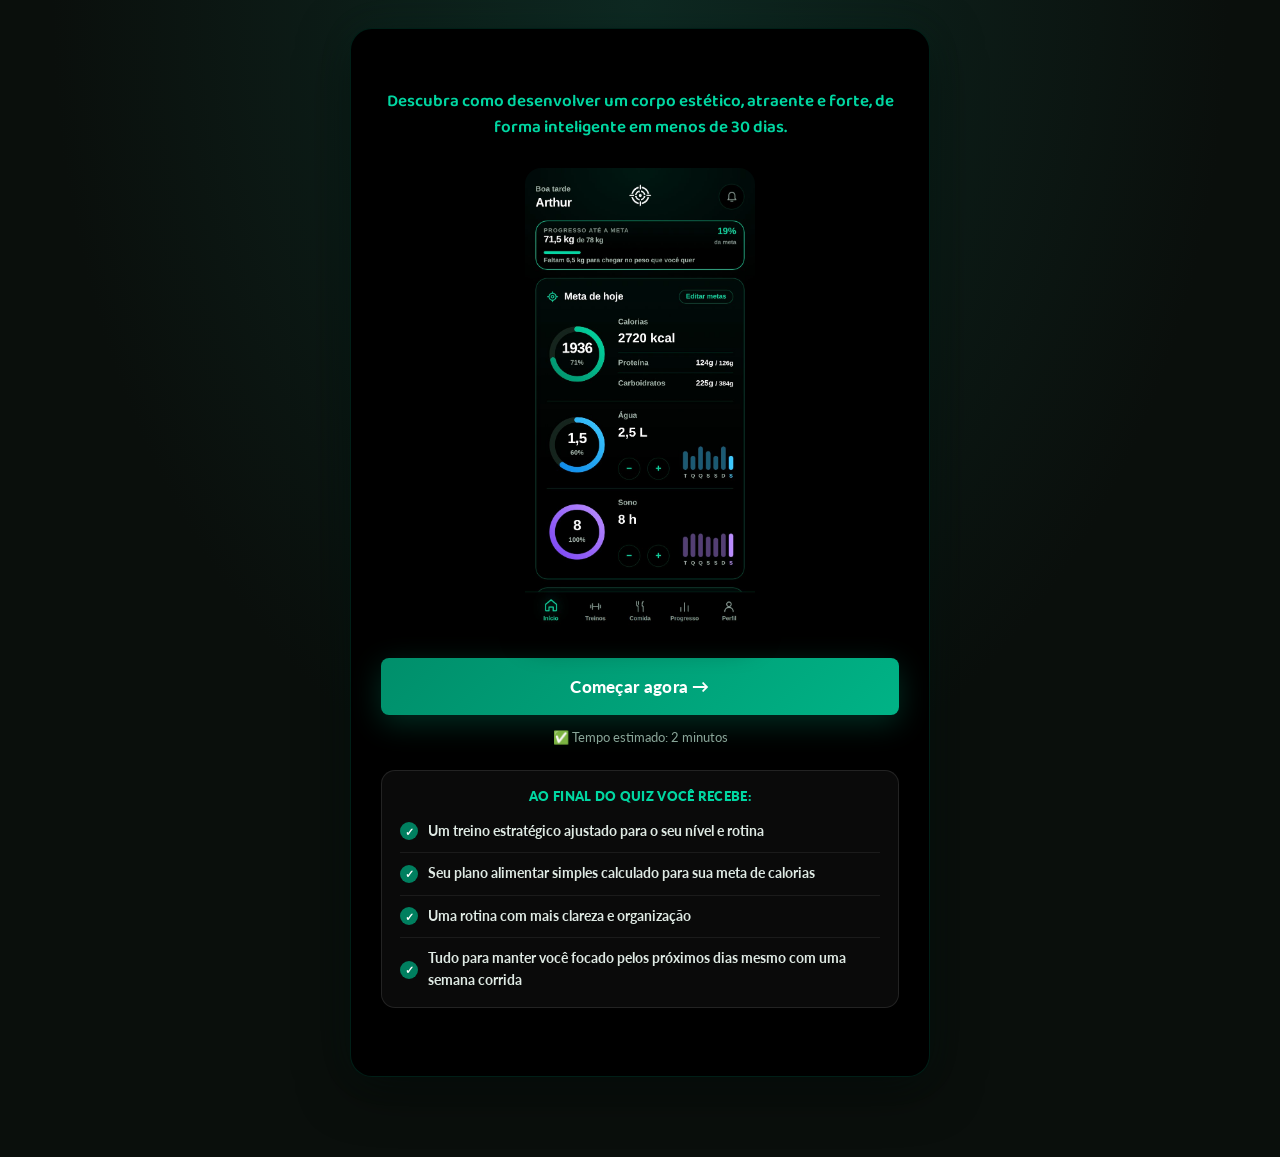
<file: quiz/escuro.html>
<!DOCTYPE html>
<html lang="pt-BR">
<head>
<meta charset="UTF-8" />
<meta name="viewport" content="width=device-width, initial-scale=1.0" />
<title>Focus Fit — Descubra o seu plano personalizado</title>
<meta name="facebook-domain-verification" content="1ghqwe79k59bfxj5rarqsz5i6aoug4" />
<!-- Meta Pixel Code -->
<script>
!function(f,b,e,v,n,t,s)
{if(f.fbq)return;n=f.fbq=function(){n.callMethod?
n.callMethod.apply(n,arguments):n.queue.push(arguments)};
if(!f._fbq)f._fbq=n;n.push=n;n.loaded=!0;n.version='2.0';
n.queue=[];t=b.createElement(e);t.async=!0;
t.src=v;s=b.getElementsByTagName(e)[0];
s.parentNode.insertBefore(t,s)}(window, document,'script',
'https://connect.facebook.net/en_US/fbevents.js');
fbq('init', '1021851947333727');
fbq('track', 'PageView');
</script>
<noscript><img height="1" width="1" style="display:none"
src="https://www.facebook.com/tr?id=1021851947333727&ev=PageView&noscript=1"
/></noscript>
<!-- End Meta Pixel Code -->

<!-- ===== Google Analytics 4 (funil do quiz) =====
     Cole aqui o ID de medição da sua propriedade GA4 (formato G-XXXXXXXXXX).
     Enquanto estiver vazio, nada é carregado e o quiz funciona normalmente. -->
<script>
  var GA_ID = '';
  if (GA_ID) {
    var gaTag = document.createElement('script');
    gaTag.async = true;
    gaTag.src = 'https://www.googletagmanager.com/gtag/js?id=' + GA_ID;
    document.head.appendChild(gaTag);
    window.dataLayer = window.dataLayer || [];
    window.gtag = function(){ dataLayer.push(arguments); };
    gtag('js', new Date());
    gtag('config', GA_ID);
  }
</script>
<!-- End GA4 -->
<style>
@import url('https://fonts.googleapis.com/css2?family=Open+Sans:wght@400;600;700;800;900&family=Playfair+Display:wght@400;700;900&family=Lato:wght@300;400;700;900&family=Baloo+2:wght@600;700;800&display=swap');

*{margin:0;padding:0;box-sizing:border-box;}

:root{
  --verde:#007F5F;
  --verde-claro:#00D7A2;
  --verde-suave:#e6f7f2;
  --verde-escuro:#004D3A;
  --dourado:#c8973a;
  --dourado-claro:#f5d99a;
  --creme:#fdf9f3;
  --cinza:#4a4a4a;
  --cinza-claro:#f5f5f5;
  --branco:#ffffff;
  --vermelho:#c0574f;
}

html{scroll-behavior:smooth;}

body{
  font-family:'Lato',sans-serif;
  background-color:#0a0f0c;
  background-image:radial-gradient(ellipse at top, #0F2A23 0%, #0a0f0c 65%);
  background-attachment:fixed;
  background-size:cover;
  background-position:center;
  color:#cfe0d6;
  line-height:1.6;
  min-height:100vh;
}

/* ===== BARRA TOPO ===== */
.topbar{
  background:var(--verde-escuro);
  color:#fff;
  text-align:center;
  padding:12px 16px;
  font-size:13px;
  font-weight:700;
  letter-spacing:.3px;
  position:sticky;
  top:0;
  z-index:50;
  box-shadow:0 2px 12px rgba(0,0,0,.15);
}
.topbar span{opacity:.9;}

/* ===== WRAP ===== */
.wrap{
  max-width:620px;
  margin:0 auto;
  padding:28px 20px 80px;
}

.card-quiz{
  background:#000;
  border-radius:22px;
  box-shadow:0 12px 50px rgba(0,0,0,.55), 0 0 40px rgba(0,215,162,.06);
  padding:34px 30px;
  position:relative;
  border:1px solid rgba(0,215,162,.14);
}

/* seta de voltar */
.back-btn{position:absolute;left:16px;top:14px;background:none;border:none;color:#7c9186;font-size:24px;line-height:1;cursor:pointer;padding:4px 8px;z-index:5;transition:color .18s;}
.back-btn:hover{color:var(--verde-claro);}

.brand{text-align:center;margin-bottom:6px;}
.brand-nome{font-family:'Playfair Display',serif;font-size:22px;font-weight:900;color:var(--verde-claro);}
.brand-logo{height:54px;display:block;margin:0 auto;}
.brand-sub{font-size:13px;color:#7c9186;margin-bottom:20px;text-align:center;}

/* ===== PROGRESSO ===== */
.progress-head{display:flex;justify-content:flex-end;font-size:13px;color:var(--dourado);font-weight:700;margin-bottom:8px;}
.progress-bar{height:7px;background:rgba(255,255,255,.08);border-radius:20px;overflow:hidden;margin-bottom:26px;}
.progress-fill{height:100%;background:linear-gradient(90deg,var(--verde),var(--verde-claro));border-radius:20px;transition:width .5s ease;}

/* ===== PILLS ===== */
.pills{display:flex;flex-wrap:wrap;gap:8px;margin-bottom:18px;}
.pill{background:rgba(0,215,162,.12);border:1px solid rgba(0,215,162,.3);color:var(--verde-claro);font-size:12px;font-weight:700;padding:6px 12px;border-radius:20px;}

/* ===== INSIGHT BOX ===== */
.insight{background:rgba(0,215,162,.1);border-left:4px solid var(--verde-claro);border-radius:8px;padding:14px 16px;font-size:14px;color:#cfe0d6;line-height:1.6;margin-bottom:20px;}
.insight strong{color:var(--verde-claro);}

.echo{font-size:14px;color:#8fa79c;margin-bottom:6px;}

/* ===== PERGUNTA ===== */
.q-title{font-family:'Open Sans',sans-serif;font-size:26px;font-weight:900;color:var(--verde-claro);line-height:1.25;margin-bottom:22px;text-align:center;}

/* ===== OPÇÕES ===== */
.opts{display:flex;flex-direction:column;gap:12px;}
/* variação compacta (perguntas com muitas opções, ex.: múltipla escolha) */
.opts.compact{gap:9px;}
.opts.compact .opt{padding:13px 16px;font-size:14.5px;}
.opts.compact .opt-radio{width:22px;height:22px;}
.q-title.tight{margin-bottom:12px;}
/* variação em grade: 2 opções por linha (abertura do quiz) */
.opts.grid2{display:grid;grid-template-columns:1fr 1fr;gap:10px;}
/* card = foto colada ao botão, os dois arredondados juntos como uma peça só */
.opts.grid2 .idade-card{display:flex;flex-direction:column;border-radius:16px;overflow:hidden;box-shadow:0 6px 18px rgba(0,143,107,.28);transition:all .18s ease;cursor:pointer;}
.opts.grid2 .idade-card:hover{transform:translateY(-2px);box-shadow:0 10px 26px rgba(0,143,107,.38);}
.opts.grid2 .idade-img{width:100%;aspect-ratio:1/1;object-fit:cover;display:block;}
.opts.grid2 .opt{
  padding:15px 14px;font-size:14px;font-weight:500;justify-content:center;text-align:center;gap:10px;
  background:linear-gradient(135deg,#008F6B,#00B386);color:#fff;border-color:transparent;
  border-radius:0;margin:0;
}
.opts.grid2 .opt:hover{transform:none;box-shadow:none;border-color:transparent;}
.opts.grid2 .opt.sel{background:linear-gradient(135deg,#004D3A,#008F6B);border-color:transparent;color:#fff;}
.opts.grid2 .opt-radio{width:20px;height:20px;border-color:rgba(255,255,255,.85);background:rgba(255,255,255,.16);}
.opts.grid2 .opt.sel .opt-radio{border-color:#fff;background:#fff;}
.opts.grid2 .opt.sel .opt-radio::after{color:var(--verde-escuro);font-size:12px;}
.opts.grid2 .idade-card:last-child:nth-child(odd){grid-column:1 / -1;justify-self:center;width:calc(50% - 5px);}
.opt{
  display:flex;align-items:center;gap:14px;
  background:rgba(255,255,255,.04);border:1.5px solid rgba(255,255,255,.1);border-radius:14px;
  padding:17px 18px;font-size:15px;font-weight:600;color:#dfeae4;
  cursor:pointer;transition:all .18s ease;text-align:left;
}
.opt:hover{border-color:var(--verde-claro);box-shadow:0 6px 20px rgba(0,215,162,.18);transform:translateY(-1px);}
.opt-radio{width:24px;height:24px;border-radius:50%;border:2px solid rgba(255,255,255,.25);flex-shrink:0;display:flex;align-items:center;justify-content:center;transition:all .18s ease;}
.opt.sel{border-color:var(--verde-claro);background:rgba(0,215,162,.16);}
.opt.sel .opt-radio{border-color:var(--verde-claro);background:var(--verde);}
.opt.sel .opt-radio::after{content:'✓';color:#fff;font-size:13px;font-weight:700;}

/* variação com foto colada à esquerda de cada opção (lista vertical) */
.opts.photo .opt-row{display:flex;align-items:stretch;border-radius:14px;overflow:hidden;box-shadow:0 4px 14px rgba(0,0,0,.06);cursor:pointer;transition:all .18s ease;}
.opts.photo .opt-row:hover{transform:translateY(-1px);box-shadow:0 8px 20px rgba(0,215,162,.18);}
.opts.photo .opt-row-img{width:84px;flex-shrink:0;object-fit:cover;display:block;}
.opts.photo .opt-row .opt{flex:1;border:none;border-radius:0;box-shadow:none;}
.opts.photo .opt-row .opt:hover{transform:none;box-shadow:none;border-color:transparent;}

/* ===== BOTÕES ===== */
.btn{
  display:block;width:100%;text-align:center;
  background:linear-gradient(135deg,#008F6B,#00B386);
  color:#fff;font-family:'Lato',sans-serif;font-size:17px;font-weight:900;
  border:none;border-radius:50px;padding:18px 28px;cursor:pointer;text-decoration:none;
  box-shadow:0 8px 30px rgba(0,143,107,.32);transition:transform .2s,box-shadow .2s;letter-spacing:.3px;
}
.btn:hover{transform:translateY(-2px);box-shadow:0 12px 40px rgba(0,143,107,.45);}
.btn-ghost{background:rgba(255,255,255,.04);color:var(--verde-claro);border:1.5px solid rgba(255,255,255,.12);box-shadow:none;margin-top:12px;}
.btn-ghost:hover{background:rgba(255,255,255,.07);box-shadow:none;}

/* ===== INPUT DE TEXTO (nome) ===== */
.text-input{width:100%;border:1.5px solid rgba(255,255,255,.12);border-radius:14px;padding:16px 18px;font-size:16px;font-family:'Lato',sans-serif;color:#eef6f3;background:rgba(255,255,255,.05);margin-bottom:14px;outline:none;transition:border-color .18s,box-shadow .18s;}
.text-input:focus{border-color:var(--verde-claro);box-shadow:0 6px 20px rgba(0,215,162,.18);}
.text-input::placeholder{color:#6f8579;}

/* ===== RÉGUA (peso / altura) ===== */
.ruler-sub{font-size:14px;color:#8fa79c;margin:-8px 0 18px;}
.unit-toggle{display:inline-flex;background:rgba(255,255,255,.06);border-radius:30px;padding:4px;margin-bottom:6px;}
.unit-toggle .ut{border:none;background:transparent;color:#8fa79c;font-weight:800;font-size:14px;padding:8px 26px;border-radius:24px;cursor:pointer;transition:all .18s;}
.unit-toggle .ut.active{background:var(--verde);color:#fff;box-shadow:0 4px 14px rgba(0,143,107,.3);}
.ruler-val{font-family:'Playfair Display',serif;font-size:46px;font-weight:900;color:var(--verde-claro);margin:16px 0 6px;line-height:1;}
.ruler-val small{font-size:20px;color:var(--verde-claro);margin-left:3px;font-weight:700;}
.ruler-track{position:relative;height:52px;margin:6px 6px 0;}
.ruler-line{position:absolute;left:0;right:0;bottom:16px;height:2px;background:rgba(255,255,255,.15);}
.ruler-ticks{position:absolute;left:0;right:0;bottom:16px;height:26px;display:flex;justify-content:space-between;align-items:flex-end;pointer-events:none;}
.ruler-ticks .tk{width:1px;height:12px;background:rgba(255,255,255,.2);}
.ruler-ticks .tk.maj{height:24px;width:2px;background:rgba(255,255,255,.35);}
.ruler-pointer{position:absolute;top:0;bottom:16px;width:3px;background:var(--verde-claro);transform:translateX(-50%);pointer-events:none;border-radius:2px;transition:left .05s linear;}
.ruler-pointer::after{content:'';position:absolute;bottom:-11px;left:50%;transform:translateX(-50%);border-left:8px solid transparent;border-right:8px solid transparent;border-top:12px solid var(--verde-claro);}
.ruler-input{position:absolute;left:0;right:0;top:0;width:100%;height:100%;margin:0;opacity:0;cursor:grab;z-index:5;-webkit-appearance:none;appearance:none;background:transparent;}
.ruler-input:active{cursor:grabbing;}
.ruler-input::-webkit-slider-thumb{-webkit-appearance:none;width:40px;height:52px;background:transparent;cursor:grab;}
.ruler-input::-moz-range-thumb{width:40px;height:52px;border:none;background:transparent;cursor:grab;}
.ruler-labels{display:flex;justify-content:space-between;font-size:13px;color:#8fa79c;font-weight:700;margin-top:6px;}

/* ===== INTRO ===== */
.intro-badge{display:inline-block;background:rgba(0,215,162,.14);color:var(--verde-claro);font-size:12px;font-weight:800;letter-spacing:1.5px;text-transform:uppercase;padding:7px 18px;border-radius:20px;margin-bottom:22px;}
.intro-h1{font-family:'Open Sans',sans-serif;font-size:32px;font-weight:900;color:var(--verde-claro);line-height:1.25;margin-bottom:16px;text-align:center;}
.intro-h1 span{color:var(--verde-claro);}
.intro-sub{font-size:16px;color:#a9bcb2;text-align:center;line-height:1.65;margin-bottom:26px;}
.hero-h1{font-family:'Baloo 2',sans-serif;font-size:30px;font-weight:800;color:var(--verde-claro);line-height:1.25;text-align:center;margin-bottom:18px;}
.hero-sub{font-family:'Baloo 2',sans-serif;font-size:17px;font-weight:600;color:var(--verde-claro);line-height:1.55;text-align:center;margin:20px 0 22px;}
.intro-secure{text-align:center;font-size:12px;color:#98a89f;margin-top:12px;}

/* ===== INTERSTICIAL ===== */
.inter-badge{display:flex;align-items:center;gap:12px;margin-bottom:16px;}
.inter-badge .ic{width:38px;height:38px;border-radius:50%;background:var(--verde-escuro);color:#fff;display:flex;align-items:center;justify-content:center;font-size:18px;flex-shrink:0;}
.inter-badge .tt{font-size:12px;font-weight:800;letter-spacing:1.2px;text-transform:uppercase;color:var(--verde-escuro);line-height:1.3;}
.inter-text{font-size:16px;color:#4a5c53;line-height:1.7;margin-bottom:14px;}
.inter-text strong{color:var(--verde);}
.inter-text .red{color:var(--vermelho);font-weight:700;}
.inter-mini{font-size:13px;color:#9aaaa2;margin-bottom:22px;}

/* ===== ANALISANDO ===== */
.analise-title{text-align:center;font-size:13px;font-weight:800;letter-spacing:1.5px;text-transform:uppercase;color:var(--verde-claro);margin-bottom:26px;}
.analise-list{display:flex;flex-direction:column;gap:16px;}
.analise-item{display:flex;align-items:center;gap:14px;font-size:15px;color:#9aaaa2;font-weight:600;opacity:.5;transition:all .4s ease;}
.analise-item .ic{width:28px;height:28px;border-radius:50%;border:2px solid #d5e2db;flex-shrink:0;display:flex;align-items:center;justify-content:center;font-size:13px;}
.analise-item.done{opacity:1;color:var(--verde-escuro);}
.analise-item.done .ic{background:var(--verde-escuro);border-color:var(--verde-escuro);color:#fff;}

/* ===== HISTÓRIA ===== */
.hist-avatar{width:82px;height:82px;border-radius:50%;margin:0 auto 12px;overflow:hidden;border:4px solid #fff;box-shadow:0 6px 20px rgba(0,0,0,.12);}
.hist-avatar img{width:100%;height:100%;object-fit:cover;}
.hist-tagline{font-family:'Playfair Display',serif;font-style:italic;font-size:17px;color:var(--verde-escuro);text-align:center;margin-bottom:14px;line-height:1.4;}
.hist-tag{display:block;width:max-content;margin:0 auto 10px;background:var(--verde-escuro);color:#fff;font-size:11px;font-weight:800;letter-spacing:1.5px;text-transform:uppercase;padding:5px 14px;border-radius:20px;}
.hist-nome{text-align:center;font-weight:900;font-size:16px;color:var(--cinza);}
.hist-info{text-align:center;font-size:13px;color:#9aaaa2;margin-bottom:6px;}
.hist-stars{text-align:center;color:#f5a623;font-size:16px;letter-spacing:2px;margin-bottom:16px;}
.hist-quote{font-size:14.5px;color:#556a60;line-height:1.7;font-style:italic;text-align:center;margin-bottom:18px;}
.hist-result{display:flex;align-items:center;gap:12px;justify-content:center;background:var(--verde);color:#fff;border-radius:12px;padding:14px 18px;font-size:14px;font-weight:700;line-height:1.4;margin-bottom:22px;}
.hist-result .ic{width:26px;height:26px;border-radius:50%;background:rgba(255,255,255,.25);display:flex;align-items:center;justify-content:center;flex-shrink:0;font-size:13px;}
.hist-pergunta{text-align:center;font-weight:700;color:var(--cinza);margin-bottom:14px;}

/* ===== MINI-VSL / VÍDEO PLACEHOLDER ===== */
.vsl-tag{display:block;width:max-content;margin:0 auto 14px;background:#fdecec;color:var(--vermelho);font-size:11px;font-weight:800;letter-spacing:1.5px;text-transform:uppercase;padding:6px 16px;border-radius:20px;}
.vsl-ask{font-family:'Playfair Display',serif;font-size:22px;font-weight:900;color:var(--verde-escuro);text-align:center;line-height:1.3;margin-bottom:20px;}
.vsl-ask span{color:var(--verde-claro);}
.video-box{position:relative;border-radius:16px;overflow:hidden;margin-bottom:18px;background:linear-gradient(135deg,var(--verde-suave),#d3eee5);border:1px solid #d6ece5;aspect-ratio:16/9;display:flex;flex-direction:column;align-items:center;justify-content:center;text-align:center;padding:20px;}
.video-box .play{width:66px;height:66px;border-radius:50%;background:var(--verde);color:#fff;display:flex;align-items:center;justify-content:center;font-size:26px;margin-bottom:14px;box-shadow:0 8px 30px rgba(0,143,107,.4);animation:pulse 2.2s ease-in-out infinite;}
.video-box .vlabel{font-size:12px;font-weight:800;letter-spacing:1.5px;text-transform:uppercase;color:var(--verde);}
.video-box .vname{font-family:'Playfair Display',serif;font-size:16px;font-weight:700;color:var(--verde-escuro);margin-top:6px;}
.video-box .vhint{font-size:11px;color:#9aaaa2;margin-top:8px;font-style:italic;}

/* roteiro visível (substitui o vídeo por enquanto) */
.roteiro{background:#f2faf7;border:1px solid #d6ece5;border-radius:14px;padding:20px;margin-bottom:20px;}
.roteiro h4{font-family:'Lato',sans-serif;font-size:14px;color:var(--verde);margin-bottom:12px;letter-spacing:.3px;font-weight:900;}
.roteiro p{font-size:14.5px;color:#556a60;line-height:1.7;margin-bottom:12px;}
.roteiro p:last-child{margin-bottom:0;}
.roteiro strong{color:var(--verde-escuro);}
.roteiro .red{color:var(--vermelho);font-weight:700;}

/* ===== PRÉ-PITCH (antes x depois) ===== */
.pp-h{font-family:'Playfair Display',serif;font-size:24px;font-weight:900;color:var(--verde-escuro);text-align:center;line-height:1.3;margin-bottom:8px;}
.pp-h span{color:var(--verde-claro);}
.pp-sub{text-align:center;font-size:14px;color:#7d9488;margin-bottom:24px;}

/* antes/depois */
.ad-grid{display:grid;grid-template-columns:1fr 1fr;gap:14px;}
.res-ad-grid{display:grid;grid-template-columns:1fr 1fr;gap:14px;}
.ad-col{background:#fff;border-radius:14px;padding:20px;border:1px solid #e4ede9;}
.ad-col.antes{border-top:3px solid #e07a7a;}
.ad-col.depois{border-top:3px solid var(--verde-claro);}
.ad-col h4{font-size:12px;font-weight:800;letter-spacing:1px;text-transform:uppercase;margin-bottom:14px;color:var(--cinza);}
.ad-col.antes h4{color:var(--vermelho);}
.ad-col.depois h4{color:var(--verde);}
.ad-col li{list-style:none;font-size:13px;color:#66756f;padding:6px 0;display:flex;gap:8px;align-items:flex-start;line-height:1.5;}
.ad-col.antes li::before{content:'✕';color:#e07a7a;font-weight:800;flex-shrink:0;}
.ad-col.depois li::before{content:'✓';color:var(--verde-claro);font-weight:800;flex-shrink:0;}
.ad-note{text-align:center;font-size:12px;color:#a8b8b1;margin-top:14px;font-style:italic;}

/* ===== OFERTA REVELAR ===== */
.rev-badge{display:block;width:max-content;margin:0 auto 16px;background:var(--verde-escuro);color:#fff;font-size:11px;font-weight:800;letter-spacing:1.5px;text-transform:uppercase;padding:6px 16px;border-radius:20px;}
.rev-lead{text-align:center;font-size:15px;color:#4a5c53;line-height:1.65;margin-bottom:22px;}
.rev-lead strong{color:var(--verde-escuro);}
.rev-tap{background:linear-gradient(135deg,var(--verde),#00B386);border-radius:16px;padding:26px 20px;text-align:center;color:#fff;cursor:pointer;box-shadow:0 10px 34px rgba(0,143,107,.32);transition:transform .2s;margin-bottom:18px;animation:pulse 2.4s ease-in-out infinite;}
.rev-tap:hover{transform:translateY(-2px);}
.rev-tap .big{font-family:'Playfair Display',serif;font-size:22px;font-weight:900;line-height:1.3;}
.rev-tap .small{font-size:13px;opacity:.9;margin-top:6px;}
@keyframes pulse{0%,100%{box-shadow:0 10px 34px rgba(0,143,107,.32);}50%{box-shadow:0 14px 44px rgba(0,143,107,.55);}}

.reserva{display:flex;align-items:center;justify-content:center;gap:10px;background:#eef7f4;border-radius:12px;padding:12px;font-size:14px;color:var(--verde-escuro);font-weight:700;margin-bottom:20px;}
.reserva .t{font-variant-numeric:tabular-nums;}
.rev-secure{text-align:center;font-size:12px;color:#a8b8b1;margin-top:16px;}

/* ===== PREÇO ===== */
.price-box{background:linear-gradient(150deg,var(--verde-escuro),var(--verde));border-radius:18px;padding:28px 24px;text-align:center;color:#fff;margin-bottom:18px;}
.price-box .label{font-size:12px;font-weight:800;letter-spacing:1.5px;text-transform:uppercase;opacity:.85;}
.price-box .val{font-family:'Playfair Display',serif;font-size:56px;font-weight:900;line-height:1;margin:6px 0;}
.price-box .val sup{font-size:24px;}
.price-box .de{font-size:14px;opacity:.75;text-decoration:line-through;}
.price-box .off{display:inline-block;background:var(--verde-claro);color:#fff;font-size:12px;font-weight:800;padding:4px 14px;border-radius:20px;margin-top:10px;letter-spacing:.5px;}
.price-just{font-size:13px;color:#7d9488;line-height:1.6;text-align:center;margin-bottom:18px;}
.price-just strong{color:var(--verde);}

/* ===== TOAST ===== */
.toast{position:fixed;left:50%;bottom:18px;transform:translateX(-50%);background:#fff;border:1px solid #e2ece7;border-radius:14px;box-shadow:0 8px 30px rgba(0,0,0,.14);padding:12px 16px;display:flex;align-items:center;gap:10px;max-width:340px;width:calc(100% - 40px);font-size:13px;color:var(--cinza);z-index:40;animation:slideUp .5s ease;}
.toast .ic{font-size:18px;}
.toast .x{margin-left:auto;color:#bbb;cursor:pointer;font-size:16px;background:none;border:none;}
.toast b{color:var(--verde);}
@keyframes slideUp{from{opacity:0;transform:translate(-50%,20px);}to{opacity:1;transform:translate(-50%,0);}}

/* ===== NOTIFICAÇÃO DE VENDA ===== */

/* ===== FADE ===== */
.fade{animation:fade .4s ease;}
@keyframes fade{from{opacity:0;transform:translateY(12px);}to{opacity:1;transform:translateY(0);}}

/* =========================================================
   PÁGINA FINAL (RESULTADO) — estilo da landing
   ========================================================= */
.result{max-width:900px;margin:0 auto;padding:0 0 40px;}
.result .container{max-width:760px;margin:0 auto;padding:0 22px;}
.res-hero{background:rgba(255,255,255,.94);border-radius:22px;box-shadow:0 12px 50px rgba(0,77,58,.14);padding:34px 30px;text-align:center;margin:28px 20px 24px;}
.res-hero .kicker{font-size:12px;font-weight:800;letter-spacing:1.5px;text-transform:uppercase;color:var(--verde-claro);margin-bottom:12px;}
.res-hero h1{font-family:'Playfair Display',serif;font-size:28px;font-weight:900;color:var(--verde-escuro);line-height:1.3;margin-bottom:14px;}
.res-hero h1 span{color:var(--verde-claro);}
.res-hero p{font-size:15px;color:#5f6f68;line-height:1.65;max-width:560px;margin:0 auto;}
.res-socialbar{display:flex;align-items:center;justify-content:center;gap:10px;background:rgba(255,255,255,.9);border-radius:14px;padding:12px 16px;margin:0 20px 30px;font-size:13px;color:var(--cinza);font-weight:600;box-shadow:0 4px 20px rgba(0,77,58,.08);}
.res-socialbar b{color:var(--verde);}
.live-count{display:inline-block;font-weight:800;color:var(--verde);min-width:20px;text-align:center;transition:transform .25s ease,color .25s ease;}
.live-count.bump{transform:scale(1.35);color:var(--verde-claro);}

.res-section{padding:26px 0;}
.res-h2{font-family:'Playfair Display',serif;font-size:26px;font-weight:900;color:var(--verde-escuro);text-align:center;line-height:1.3;margin-bottom:8px;}
.res-h2 span{color:var(--verde-claro);}
.res-sub{text-align:center;font-size:14px;color:#6f807a;margin-bottom:26px;}

.mod-card{background:#fff;border-radius:14px;border:1px solid #e4ede9;padding:20px 22px;margin-bottom:12px;box-shadow:0 2px 14px rgba(0,143,107,.06);}
.mod-head{display:flex;align-items:center;gap:14px;}
.mod-num{width:38px;height:38px;border-radius:10px;flex-shrink:0;background:linear-gradient(135deg,var(--verde),#00B386);color:#fff;font-family:'Playfair Display',serif;font-weight:900;font-size:16px;display:flex;align-items:center;justify-content:center;}
.mod-head h3{font-family:'Playfair Display',serif;font-size:16px;color:var(--verde-escuro);}
.mod-card p{font-size:13.5px;color:#66756f;line-height:1.65;margin-top:12px;}
.mod-result{background:var(--verde-suave);border-radius:8px;padding:10px 14px;margin-top:12px;font-size:12.5px;color:var(--verde);font-weight:700;}
.mod-result::before{content:'✓ Resultado: ';}

/* ===== PROVA CIENTÍFICA (mesma da landing) ===== */
.prova-numero{font-family:'Playfair Display',serif;font-size:72px;font-weight:900;color:#ff6f61;line-height:1;margin-bottom:6px;text-align:center;}
.prova-numero-legenda{font-size:15.5px;color:#a9bcb2;max-width:420px;margin:0 auto 26px;line-height:1.6;text-align:center;}
.prova-noticia{max-width:620px;margin:0 auto;background:#fff;border:1px solid #e4e4e4;border-radius:16px;overflow:hidden;box-shadow:0 8px 32px rgba(0,0,0,.10);}
.prova-noticia img{width:100%;height:auto;display:block;}
.prova-fonte{font-size:11.5px;color:#999;padding:12px 16px;text-align:left;border-top:1px solid #f0f0f0;line-height:1.6;}
.prova-texto{max-width:620px;margin:26px auto 0;font-size:16px;line-height:1.75;color:var(--cinza);text-align:left;}

/* ===== PROJEÇÃO (tela final, depois de outros_objetivos) ===== */
.proj-chart-tt{font-size:12.5px;font-weight:800;color:var(--verde-escuro);text-align:center;margin:26px 0 8px;}
.proj-chart-wrap{position:relative;width:100%;aspect-ratio:320/170;}
.proj-chart-wrap svg{position:absolute;inset:0;width:100%;height:100%;display:block;}
.proj-chart-label{position:absolute;transform:translate(-50%,-100%);background:#fff;border:1.5px solid #e2ece7;border-radius:8px;padding:3px 7px;font-size:9px;font-weight:800;white-space:nowrap;box-shadow:0 2px 6px rgba(0,0,0,.10);}
.proj-chart-days{position:relative;height:14px;margin:4px 0 10px;}
.proj-chart-day{position:absolute;transform:translateX(-50%);font-size:9.5px;color:#8a9a92;font-weight:700;white-space:nowrap;}
.proj-compare{display:grid;grid-template-columns:1fr 1fr;gap:10px;margin:22px 0;}
.proj-compare-col{border-radius:14px;padding:14px 12px;}
.proj-compare-img{width:100%;aspect-ratio:3/4;object-fit:cover;object-position:top center;border-radius:10px;display:block;margin-bottom:10px;}
.proj-compare-col.ruim{background:rgba(192,87,79,.14);}
.proj-compare-col.bom{background:rgba(0,215,162,.12);}
.proj-compare-col h5{font-size:12.5px;font-weight:900;margin:0 0 8px;text-align:center;}
.proj-compare-col.ruim h5{color:var(--vermelho);}
.proj-compare-col.bom h5{color:var(--verde-escuro);}
.proj-compare-col ul{list-style:none;padding:0;margin:0;font-size:12px;color:#cfe0d6;line-height:1.6;}
.proj-compare-col li{margin-bottom:6px;}
.glp-metric{margin-bottom:10px;}
.glp-metric:last-child{margin-bottom:0;}
.glp-metric-top{display:flex;justify-content:space-between;font-size:10.5px;font-weight:700;color:#4a4a4a;margin-bottom:4px;}
.glp-metric-top .val{font-weight:900;}
.proj-compare-col.ruim .glp-metric-top .val{color:var(--vermelho);}
.proj-compare-col.bom .glp-metric-top .val{color:var(--verde-escuro);}
.glp-bar{height:7px;border-radius:10px;background:#fff;overflow:hidden;}
.glp-bar-fill{height:100%;border-radius:10px;}
.proj-compare-col.ruim .glp-bar-fill{background:linear-gradient(90deg,#e05a4e,#f0a05a);}
.proj-compare-col.bom .glp-bar-fill{background:linear-gradient(90deg,var(--verde-escuro),var(--verde-claro));}
.prova-texto p{margin-bottom:14px;}
.prova-texto p:last-child{margin-bottom:0;}
@media(max-width:768px){.prova-numero{font-size:58px;}.prova-texto{font-size:15px;}}

/* tabela "quanto vale destravar" */
.valor-box{background:rgba(255,255,255,.04);border:1px solid rgba(255,255,255,.1);border-radius:16px;padding:8px 22px;margin-top:8px;box-shadow:0 2px 14px rgba(0,0,0,.2);}
.valor-row{display:flex;justify-content:space-between;align-items:center;gap:12px;padding:14px 0;border-bottom:1px solid rgba(255,255,255,.08);font-size:14px;}
.valor-row:last-child{border-bottom:none;}
.valor-row .lbl{color:#dfeae4;font-weight:700;}
.valor-row .num{color:var(--vermelho);font-weight:800;white-space:nowrap;}
.valor-row.total{background:#fbf1f0;margin:0 -22px;padding:16px 22px;border-radius:12px;}
.valor-nota{text-align:center;font-size:13px;color:#7d9488;margin-top:16px;line-height:1.7;}
.valor-nota .red{color:var(--vermelho);font-weight:700;}

/* decisão (2 opções) */
.dec-grid{display:grid;grid-template-columns:1fr 1fr;gap:16px;margin-top:8px;}
.dec-col{border-radius:16px;padding:24px 20px;text-align:center;font-size:13.5px;line-height:1.6;}
.dec-col .dt{font-size:12px;font-weight:800;letter-spacing:1.5px;text-transform:uppercase;margin-bottom:12px;}
.dec-col.op1{background:#fff;border:1px solid #e4ede9;color:#66756f;}
.dec-col.op1 .dt{color:var(--vermelho);}
.dec-col.op2{background:var(--verde-suave);border:1px solid var(--verde-claro);color:#3a5a4c;box-shadow:0 6px 24px rgba(0,215,162,.18);}
.dec-col.op2 .dt{color:var(--verde);}

/* depoimentos */
.dep-carousel{overflow:hidden;padding:6px 0 16px;}
.dep-track{display:flex;gap:16px;width:max-content;padding:0 8px;animation:dep-scroll 34s linear infinite;}
.dep-track:hover{animation-play-state:paused;}
@keyframes dep-scroll{0%{transform:translateX(0);}100%{transform:translateX(-50%);}}
.dep-c{background:#fff;border-radius:18px;border:1px solid #e4ede9;padding:22px 20px;min-width:270px;max-width:270px;box-shadow:0 4px 20px rgba(0,143,107,.08);display:flex;flex-direction:column;text-align:center;}
.dep-c img{width:64px;height:64px;border-radius:50%;object-fit:cover;margin:0 auto 10px;border:3px solid var(--verde-suave);}
.dep-c .n{font-weight:900;font-size:14px;color:var(--cinza);}
.dep-c .id{font-size:12px;color:#a8b8b1;margin-bottom:6px;}
.dep-c .st{color:#f5a623;font-size:14px;letter-spacing:2px;margin-bottom:10px;}
.dep-c .qt{font-style:italic;font-weight:700;font-size:13.5px;color:var(--verde);margin-bottom:8px;line-height:1.45;}
.dep-c .tx{font-size:12.5px;color:#66756f;line-height:1.6;text-align:left;}

/* quem é (expert) */
.quem{background:rgba(255,255,255,.9);border-radius:18px;padding:30px 24px;text-align:center;box-shadow:0 4px 20px rgba(0,77,58,.08);}
.quem .foto{width:150px;height:150px;border-radius:50%;border:4px solid var(--verde-claro);box-shadow:0 0 34px rgba(0,215,162,.4);margin:0 auto 20px;display:flex;align-items:center;justify-content:center;background:var(--verde-suave);font-family:'Playfair Display',serif;font-size:34px;font-weight:900;color:var(--verde);line-height:1.05;}
.quem h3{font-family:'Playfair Display',serif;font-size:22px;color:var(--verde-escuro);margin-bottom:12px;}
.quem h3 span{color:var(--verde-claro);}
.quem p{font-size:14px;color:#5f6f68;line-height:1.75;max-width:520px;margin:0 auto;}
.quem p span{color:var(--verde);font-weight:700;}

/* garantia img */
.gar-img{max-width:500px;width:92%;border-radius:16px;display:block;margin:0 auto;}

/* oferta final */
.oferta-final{background:#fff;border-radius:22px;box-shadow:0 12px 50px rgba(0,0,0,.12);padding:34px 28px;max-width:460px;margin:0 auto;text-align:center;position:relative;overflow:hidden;border:1px solid #eadfce;}
.oferta-final::before{content:'';position:absolute;top:0;left:0;right:0;height:5px;background:var(--verde);}
.oferta-final .ot{font-family:'Playfair Display',serif;font-size:22px;color:var(--verde-escuro);margin-bottom:18px;}
.of-item{display:flex;align-items:flex-start;gap:9px;padding:7px 0;font-size:13.5px;color:#556a60;border-bottom:1px solid #f0f5f2;text-align:left;}
.of-item:last-of-type{border-bottom:none;}
.of-item .ic{width:19px;height:19px;border-radius:50%;background:var(--verde);color:#fff;font-size:10px;display:flex;align-items:center;justify-content:center;flex-shrink:0;margin-top:2px;}
.of-item .nm{flex:1;}
.of-item .pr{flex-shrink:0;color:var(--verde-claro);text-decoration:line-through;font-weight:700;font-size:12.5px;}
.of-block{text-align:left;font-size:11px;font-weight:800;letter-spacing:1.2px;text-transform:uppercase;color:var(--verde);margin:16px 0 4px;}
.of-block.bonus{color:var(--dourado);}
.of-de{font-size:15px;color:#a8b8b1;text-decoration:line-through;margin-top:20px;}
.of-por{font-size:12px;font-weight:800;letter-spacing:1px;text-transform:uppercase;color:var(--verde-claro);margin-top:6px;}
.of-val{font-family:'Playfair Display',serif;font-size:48px;font-weight:900;color:var(--verde-escuro);line-height:1;margin:4px 0;}
.of-avista{font-size:14px;color:#8aa79a;margin-bottom:22px;}
.of-secure{font-size:12px;color:#a8b8b1;margin-top:12px;}

/* faq */
.faq details{background:#fff;border-radius:12px;margin-bottom:10px;border:1px solid #e4ede9;overflow:hidden;}
.faq summary{padding:16px 20px;font-size:14.5px;font-weight:700;color:var(--cinza);cursor:pointer;display:flex;justify-content:space-between;align-items:center;list-style:none;gap:12px;}
.faq summary::-webkit-details-marker{display:none;}
.faq summary::after{content:'+';font-size:22px;color:var(--verde);font-weight:300;flex-shrink:0;transition:transform .3s;}
.faq details[open] summary::after{transform:rotate(45deg);}
.faq .a{padding:0 20px 18px;font-size:13.5px;color:#66756f;line-height:1.7;}

/* faq da tela de projeção (fundo escuro do card-quiz, não o fundo claro do .faq acima) */
.faq-escuro details{background:rgba(255,255,255,.04);border:1px solid rgba(255,255,255,.1);border-radius:12px;margin-bottom:10px;overflow:hidden;}
.faq-escuro summary{padding:15px 18px;font-size:14px;font-weight:700;color:#eef6f3;cursor:pointer;display:flex;justify-content:space-between;align-items:center;list-style:none;gap:12px;}
.faq-escuro summary::-webkit-details-marker{display:none;}
.faq-escuro summary::after{content:'+';font-size:20px;color:var(--verde-claro);font-weight:300;flex-shrink:0;transition:transform .3s;}
.faq-escuro details[open] summary::after{transform:rotate(45deg);}
.faq-escuro .a{padding:0 18px 16px;font-size:13px;color:#9aa8a2;line-height:1.65;}

.res-footer{text-align:center;padding:30px 20px;font-size:12px;color:#8aa79a;line-height:1.7;}

/* ===== DIAGNÓSTICO (IMC + sinais) ===== */
.diag-imc{text-align:center;margin:22px 0 6px;}
.diag-imc-tt{font-family:'Playfair Display',serif;font-size:19px;color:var(--verde-escuro);font-weight:900;}
.diag-imc-val{font-size:14px;color:var(--cinza);margin:8px 0 4px;}
.diag-imc-val strong{color:var(--verde-escuro);}
.diag-imc-zona{font-weight:800;}
.diag-bar-wrap{margin:34px 6px 0;}
.diag-bar{position:relative;height:24px;display:flex;border-radius:20px;overflow:visible;}
.diag-bar .z{flex:1;height:100%;}
.diag-bar .z:first-child{border-radius:20px 0 0 20px;}
.diag-bar .z:last-child{border-radius:0 20px 20px 0;}
.diag-bar .z1{background:#bcd3f0;}
.diag-bar .z2{background:#bde8dc;}
.diag-bar .z3{background:#f5db8e;}
.diag-bar .z4{background:#e7a6a0;}
.diag-pointer{position:absolute;top:-32px;transform:translateX(-50%);background:var(--verde-escuro);color:#fff;font-size:11px;font-weight:800;padding:5px 9px;border-radius:8px;white-space:nowrap;z-index:2;}
.diag-pointer::after{content:'';position:absolute;bottom:-5px;left:50%;transform:translateX(-50%);border-left:5px solid transparent;border-right:5px solid transparent;border-top:6px solid var(--verde-escuro);}
.diag-labels{display:flex;font-size:10.5px;color:#9aaaa2;font-weight:700;margin:8px 0 4px;}
.diag-labels span{flex:1;text-align:center;}
.lib-box{text-align:center;margin:18px 0 14px;}
.lib-label{font-size:11.5px;font-weight:800;letter-spacing:1px;text-transform:uppercase;color:var(--verde);}
.lib-pct{font-family:'Open Sans',sans-serif;font-size:42px;font-weight:900;color:var(--verde-escuro);line-height:1;margin:6px 0 10px;font-variant-numeric:tabular-nums;}
.lib-bar{height:11px;background:#e3ede8;border-radius:20px;overflow:hidden;}
.lib-fill{height:100%;width:0;background:linear-gradient(90deg,var(--verde-escuro),var(--verde-claro));border-radius:20px;}
.meta-img{border:2px dashed #cdddd4;border-radius:14px;background:#f2faf7;color:#9aaaa2;font-size:13px;padding:46px 16px;margin:0 0 18px;}
.causa-box{background:#fdecec;border-radius:14px;padding:16px 18px;margin:16px 0;}
.causa-box h4{color:var(--vermelho);font-size:14.5px;line-height:1.35;margin-bottom:8px;}
.causa-box p{font-size:13.5px;color:#8a5f5c;margin:0;}
.diag-hl{background:var(--vermelho);color:#fff;font-weight:800;padding:1px 5px;border-radius:4px;}
.diag-chart{background:#fff;border:1px solid #e4ede9;border-radius:14px;padding:18px 16px 14px;margin:18px 0;text-align:center;box-shadow:0 2px 14px rgba(0,143,107,.06);}
.diag-chart-leg{display:flex;justify-content:center;gap:18px;flex-wrap:wrap;margin-top:8px;font-size:12px;color:#66756f;font-weight:700;}
.diag-chart-leg i{display:inline-block;width:14px;height:4px;border-radius:3px;vertical-align:middle;margin-right:5px;}
.diag-chart-leg .dg{background:var(--verde);}
.diag-chart-leg .dr{background:#d3bdbb;}
.diag-aviso{background:#fbf3e3;border-left:4px solid var(--dourado);border-radius:8px;padding:14px 16px;font-size:13px;color:#6a5a3a;line-height:1.6;margin:18px 0;}
.diag-aviso strong{color:var(--verde-escuro);}
.alerta-box{background:#fdecec;border-radius:14px;padding:18px 20px;margin:16px 0;}
.alerta-box h4{color:var(--vermelho);font-size:15px;margin-bottom:12px;display:flex;align-items:center;gap:8px;}
.alerta-box .it{font-size:13.5px;color:#8a5f5c;padding:5px 0;display:flex;gap:9px;align-items:flex-start;line-height:1.55;}
.alerta-box .it::before{content:'✕';color:var(--vermelho);font-weight:900;flex-shrink:0;}
.solucao-box{background:none;border:none;border-radius:0;padding:0;margin:22px 0;}
.solucao-box h4{color:#eef6f3;font-size:20px;font-weight:900;margin-bottom:10px;line-height:1.35;display:flex;gap:9px;align-items:flex-start;justify-content:center;text-align:center;}
.solucao-box p{font-size:13.5px;color:#c3d4cb;line-height:1.65;}
.solucao-box p strong{color:var(--verde-claro);}

@media(max-width:600px){
  .intro-h1{font-size:26px;}
  .q-title{font-size:22px;}
  .card-quiz{padding:26px 20px;}
  .res-hero h1{font-size:23px;}
  .res-h2{font-size:22px;}
  .ad-grid,.res-ad-grid,.dec-grid{grid-template-columns:1fr;}
  .of-val{font-size:42px;}
  .vsl-ask{font-size:20px;}
}

/* ===== POP-UP DE SAÍDA (BOTÃO VOLTAR) ===== */
.saida-overlay{position:fixed;inset:0;background:rgba(0,0,0,.82);backdrop-filter:blur(3px);display:none;align-items:center;justify-content:center;padding:20px;z-index:9999;}
.saida-overlay.aberto{display:flex;}
.saida-modal{background:#000;border-radius:24px;padding:44px 32px 28px;box-shadow:0 12px 60px rgba(0,0,0,.6), 0 0 40px rgba(0,215,162,.08);border:1px solid rgba(0,215,162,.16);width:min(460px,100%);max-height:92vh;overflow:hidden auto;text-align:center;position:relative;animation:saidaEntra .28s ease-out;}
.saida-modal::before{content:'';position:absolute;top:0;left:0;right:0;height:5px;background:linear-gradient(90deg,var(--verde),var(--verde-claro));}
@keyframes saidaEntra{from{opacity:0;transform:translateY(16px) scale(.97);}to{opacity:1;transform:none;}}
.saida-fechar{position:absolute;top:12px;right:14px;background:none;border:none;font-size:26px;line-height:1;color:#5c6b63;cursor:pointer;padding:4px 8px;z-index:2;}
.saida-fechar:hover{color:var(--verde-claro);}
.saida-selo{text-transform:uppercase;color:var(--verde-claro);font-weight:700;letter-spacing:1px;font-size:13px;margin-bottom:10px;}
.saida-titulo{font-family:'Open Sans',sans-serif;font-size:20px;font-weight:800;line-height:1.25;color:#eef6f3;margin-bottom:12px;}
.saida-badge{display:inline-block;background:linear-gradient(135deg,#008F6B,#00B386);color:#fff;font-family:'Open Sans',sans-serif;font-size:30px;font-weight:900;letter-spacing:.3px;text-transform:uppercase;padding:10px 22px;border-radius:14px;margin-bottom:18px;transform:rotate(-2deg);animation:descontoPulse 1.6s ease-in-out infinite;}
@keyframes descontoPulse{0%,100%{transform:rotate(-2deg) scale(1);box-shadow:0 8px 28px rgba(0,143,107,.5);}50%{transform:rotate(-2deg) scale(1.045);box-shadow:0 14px 40px rgba(0,143,107,.8);}}
.saida-sub{color:#c3d4cb;font-weight:700;font-size:15px;line-height:1.7;letter-spacing:.3px;margin-bottom:24px;}
.saida-de{font-size:16px;color:#6f8579;text-decoration:line-through;margin-bottom:4px;}
.saida-por{font-size:13px;text-transform:uppercase;color:var(--verde-claro);font-weight:700;letter-spacing:1px;margin-bottom:4px;}
.saida-val{font-family:'Open Sans',sans-serif;font-size:46px;font-weight:900;color:var(--verde-claro);line-height:1;margin-bottom:6px;text-shadow:0 0 26px rgba(0,215,162,.45);}
.saida-val small{font-size:16px;font-weight:700;color:#8aa79a;margin-left:4px;}
.saida-depois{font-size:13px;color:#8aa79a;margin-bottom:10px;}
.saida-economia{font-size:15px;font-weight:700;color:var(--verde-claro);margin-bottom:22px;}
.saida-beneficios{background:rgba(255,255,255,.04);border:1px solid rgba(255,255,255,.1);border-radius:14px;padding:6px 18px;margin:0 0 22px;text-align:left;}
.saida-beneficios .sb-item{display:flex;align-items:center;gap:10px;font-size:13.5px;font-weight:700;color:#dfeae4;padding:10px 0;border-bottom:1px solid rgba(255,255,255,.07);}
.saida-beneficios .sb-item:last-child{border-bottom:none;}
.saida-beneficios .sb-ic{flex-shrink:0;width:18px;height:18px;border-radius:50%;background:var(--verde);color:#fff;font-size:11px;font-weight:900;display:flex;align-items:center;justify-content:center;}
.saida-modal .btn{font-size:16px;padding:17px 24px;}
.saida-recusa{display:inline-block;margin-top:14px;font-size:13px;color:#6f8579;text-decoration:underline;background:none;border:none;cursor:pointer;font-family:inherit;}
.saida-recusa:hover{color:#9aa8a2;}
.saida-rodape{font-size:12px;color:#6f8579;margin-top:12px;letter-spacing:.3px;}
@media (max-width:768px){
  .saida-modal{padding:36px 20px 22px;border-radius:18px;}
  .saida-titulo{font-size:18px;}
  .saida-badge{font-size:24px;padding:9px 18px;}
  .saida-sub{font-size:14px;}
  .saida-val{font-size:38px;}
}
</style>
</head>
<body>

<div id="app"></div>

<script>
/* =========================================================
   CONFIG  —  é só aqui que você mexe pra configurar o funil
   ========================================================= */
const APP_NOME = 'Focus Fit';

/* Se ainda não tem os checkouts da Ticto configurados, deixe em branco:
   clicar em qualquer plano leva a pessoa direto pro cadastro do app
   (index.html), sem cobrar nada. Quando criar os 3 produtos na Ticto,
   cole os links aqui — e também em config.js (o app usa esses mesmos
   3 links na tela de "faltou o pagamento"; são arquivos sem import
   entre si, então precisa colar dos dois lados). */
const CHECKOUT_URL_MENSAL = 'https://app.zuptos.com.br/checkout/0c0f9d90ef9c6938';
const CHECKOUT_URL_TRIMESTRAL = 'https://app.zuptos.com.br/checkout/b8b35e1625ad65b7';
const CHECKOUT_URL_ANUAL = 'https://app.zuptos.com.br/checkout/4c18c052c5030bd6';
const APP_URL = '/index.html';          // pra onde vai quem clicar num plano sem checkout configurado
const CHAVE_QUIZ = 'app_emag_quiz';     // onde as respostas ficam salvas pro cadastro do app já abrir preenchido (mesmo navegador)

/* Ponte quiz -> app pra quando NÃO é o mesmo navegador (ex.: quiz no
   navegador do Instagram, pagamento e cadastro no Safari/Chrome do
   celular). As respostas também vão pro Supabase com um token, que
   viaja na URL do link clicado (?quiz=TOKEN); o app busca por ele.
   Mesmas credenciais de config.js — são arquivos separados, sem
   import, então o valor não se propaga sozinho. */
const SUPABASE_URL = 'https://ddtxvijlmjqtaxdystph.supabase.co';
const SUPABASE_ANON_KEY = 'sb_publishable_XsRkTp9ahN8T3ydSfOEE_Q_AYH4Oq11';

/* ===== Rastreamento Meta Pixel (seguro, não quebra se o pixel não carregar) ===== */
function px(evento, padrao){
  try{ if(typeof fbq==='function'){ padrao ? fbq('track', evento) : fbq('trackCustom', evento); } }catch(e){}
}

/* =========================================================
   MEDIÇÃO DO FUNIL DO QUIZ
   Manda o mesmo evento para o GA4 e para o Pixel. Serve para
   responder duas perguntas: em que etapa a pessoa parou e qual
   resposta cada pergunta mais recebeu.
   ========================================================= */
function track(evento, params){
  try{ if(typeof gtag==='function') gtag('event', evento, params||{}); }catch(e){}
  try{ if(typeof fbq==='function') fbq('trackCustom', evento, params||{}); }catch(e){}
}

/* estado da medição: guarda a etapa mais avançada que a pessoa viu */
const track_estado = { etapa:0, rotulo:'intro', concluiu:false, respondidas:0 };

function trackEtapa(step){
  let num = 0, rotulo = step.type;
  if(step.type==='question'){ num = step.q.num; rotulo = step.q.id; }
  else if(step.type==='intro'){ num = 0; rotulo = 'intro_idade'; }
  else { num = track_estado.etapa; }                 /* telas de conteúdo herdam o número da última pergunta */

  track_estado.etapa  = Math.max(track_estado.etapa, num);
  track_estado.rotulo = rotulo;
  if(step.type==='result') track_estado.concluiu = true;

  track('quiz_etapa', {
    etapa: num,
    etapa_id: rotulo,
    tipo: step.type,
    posicao: state.idx,
    total_perguntas: TOTAL_Q
  });
}

function trackResposta(qid, valor){
  track_estado.respondidas++;
  const q = QUESTIONS.find(x=>x.id===qid);
  track('quiz_resposta', {
    pergunta: qid,
    etapa: q ? q.num : 0,
    resposta: Array.isArray(valor) ? valor.join(' | ') : String(valor)
  });
}

/* abandono: quem fecha a página antes da tela final marca a última etapa vista */
window.addEventListener('pagehide', function(){
  if(track_estado.concluiu) return;
  track('quiz_abandono', {
    etapa: track_estado.etapa,
    etapa_id: track_estado.rotulo,
    respondidas: track_estado.respondidas
  });
});

/* =========================================================
   PERGUNTAS
   Ordem = ordem de execução: sem indireção de "perguntas adiadas",
   pra ficar fácil de ler e de editar depois. Segue SPIN (Situação →
   Problema → Implicação → Necessidade), igual ao quiz original, mas
   nada aqui menciona canetinha: é sobre montar o plano do app.
   ========================================================= */
const QUESTIONS = [
  /* ===== S — SITUAÇÃO (o que o app precisa pra montar o plano) ===== */
  {
    id:'objetivo', num:1,
    question:'Qual é o seu objetivo hoje?',
    options:['🔥 Emagrecer e perder gordura','💪 Ganhar massa muscular','⚖️ Manter o peso e melhorar o condicionamento']
  },
  {
    id:'corpo_hoje', num:2,
    question:'Como você descreveria seu corpo hoje?',
    options: a => a.sexo==='Homem'
      ? ['😕 Magro, sem definição nenhuma','🤏 Alguns quilos a mais, principalmente na barriga','📈 Acima do peso, quero uma mudança grande','💪 Já tenho uma base, quero refinar o shape']
      : ['😕 Magra, mas sem nenhuma definição','🤏 Alguns quilos a mais, principalmente na barriga','📈 Acima do peso, quero uma mudança grande','💪 Já tenho uma base, quero refinar o shape'],
    optionImages: a => a.sexo==='Homem'
      ? ['/corpo-hoje-homem-magro.jpg','/corpo-hoje-homem-gordinho.jpg','/corpo-hoje-homem-sobrepeso.jpg','/corpo-hoje-homem-definido.jpg']
      : ['/corpo-hoje-mulher-magra.jpg','/corpo-hoje-mulher-gordinha.jpg','/corpo-hoje-mulher-sobrepeso.jpg','/corpo-hoje-mulher-definida.jpg']
  },
  {
    /* só personalização/copy por enquanto — não influencia o gerador de
       treino (ver conversa: nível de experiência já existe no cadastro
       pós-quiz e também não é lido em lugar nenhum da lógica do plano) */
    id:'nivel_treino', num:3,
    question:'Há quanto tempo você treina?',
    options:['Menos de 1 ano','De 1 a 2 anos','Mais de 3 anos','Nunca treinei']
  },

  /* ===== P — PROBLEMA ===== */
  {
    id:'frustracao', num:4,
    question:'O que mais te impede de chegar no corpo que você quer?',
    options:[
      '⏰ Falta de tempo na rotina',
      '🤷 Não sei o que comer nem como treinar direito',
      '🔁 Começo com tudo e paro depois de um tempo',
      '🧭 Falta alguém acompanhando de perto',
      '😩 Já tentei de tudo e nada funcionou'
    ]
  },
  {
    id:'tentativas', num:5,
    question:'Você já tentou mudar o corpo antes e não conseguiu manter o resultado?',
    options:[
      'Sim, consegui perder peso e estou mantendo',
      'Comecei, mas não consegui manter a rotina',
      'Essa é a minha primeira tentativa séria',
      'Já tentei várias formas, nada funcionou direito'
    ]
  },
  {
    id:'peso', num:6, type:'ruler',
    question:'Qual é o seu peso atual?',
    units:[{u:'kg',min:40,max:160,def:70,step:1},{u:'lb',min:88,max:352,def:154,step:1}]
  },
  {
    id:'altura', num:7, type:'ruler',
    question:'Qual é a sua altura?',
    units:[{u:'cm',min:140,max:210,def:165,step:1},{u:'pol',min:55,max:83,def:65,step:1}]
  },
  {
    id:'meta_peso', num:8, type:'ruler',
    question:'Qual peso você quer alcançar?',
    units:[{u:'kg',min:40,max:160,def:65,step:1},{u:'lb',min:88,max:352,def:143,step:1}]
  },
  /* >>> COMUNIDADE (fotos) entra aqui, depois de 'meta_peso' <<< */

  /* ===== hábitos — alimentam o Índice de Constância ===== */
  {
    id:'treino_frequencia', num:9,
    question:'Com que frequência você já treina (ou gostaria de treinar)?',
    options:['3 dias','4 dias','5 dias','6 dias']
  },
  {
    /* mesma observação da pergunta 3: fica só como personalização/copy,
       igual ao "tempo por sessão" que já existe no cadastro pós-quiz e
       também não altera o treino gerado. */
    id:'tempo_sessao', num:10,
    question:'Quanto tempo você consegue dedicar ao treino por dia?',
    options:['Menos de 30 minutos','Entre 30 e 50 minutos','Mais de 50 minutos']
  },
  {
    /* idem: coleta pra personalização, sem ligação com o gerador de
       treino (que hoje monta o foco muscular fixo por dia). */
    id:'musculos_prioritarios', num:11, type:'multi',
    question:'Quais músculos são mais importantes para você?',
    options:['Peitoral','Ombros','Braços','Abdômen','Costas','Pernas','Glúteos']
  },

  /* corpo_sonho e outros_objetivos fecham o quiz numa nota positiva,
     depois de todas as perguntas de hábito/dado */
  {
    id:'corpo_sonho', num:12,
    question:'Qual é o seu corpo dos sonhos?',
    options: a => a.sexo==='Homem' ? ['Definido','Musculoso','Atlético e volumoso','Mantendo o shape atual'] : ['Magra','Definida','Com curvas','Média'],
    optionImages: a => a.sexo==='Homem' ? ['/corpo-homem-definido.jpg','/corpo-homem-musculoso.jpg','/corpo-homem-atletico.jpg','/corpo-homem-atual.jpg'] : ['/corpo-magra.jpg','/corpo-definida.jpg','/corpo-curvas.jpg','/corpo-media.jpg']
  },
  {
    id:'outros_objetivos', num:13, type:'multi',
    question:'Além de mudar o corpo, o que mais você quer conquistar?',
    options:['⚡ Mais energia e disposição','😊 Me sentir bem em qualquer roupa','🪞 Me olhar no espelho e gostar do que vejo','💪 Mais força e resistência no dia a dia','🧘 Reduzir o estresse e dormir melhor']
  }
  /* >>> tela do app (compromisso) entra aqui, depois de 'outros_objetivos' <<< */
];

const INTERSTITIALS = {};

/* =========================================================
   ESTADO E FLUXO
   ========================================================= */
const state = { idx:0, answers:{} };
const FLOW = [];
/* o array QUESTIONS já está na ordem de execução (veja o comentário lá em
   cima) — o forEach só decide ONDE, entre uma pergunta e outra, entra uma
   tela de conteúdo (diagnóstico, análise, a tela do app). */
FLOW.push({type:'intro'});
FLOW.push({type:'genero'});
FLOW.push({type:'idade'});
QUESTIONS.forEach(q=>{
  FLOW.push({type:'question', q});
  if(q.id==='meta_peso'){                                     // prova social (comunidade), logo depois de 'meta_peso'
    FLOW.push({type:'comunidade'});
  }
  if(q.id==='outros_objetivos'){                             // analisando antes da projeção final
    FLOW.push({type:'compromisso'});                          // pergunta de compromisso, antes de "analisar"
    FLOW.push({type:'analyzing'});
    FLOW.push({type:'email'});                               // pede o e-mail logo depois de analisar, antes da projeção
  }
});
FLOW.push({type:'projecao'});                               // projeção final — já é a página de entrada no app, última tela do quiz

const app = document.getElementById('app');
const TOTAL_Q = QUESTIONS.length;

function go(n){ state.idx += n; render(); window.scrollTo({top:0,behavior:'instant'}); }
/* percentual da barra nas telas de conteúdo: usa a última pergunta respondida antes dela */
function pctAte(qid){ const q = QUESTIONS.find(x=>x.id===qid); return q ? Math.round((q.num/TOTAL_Q)*100) : 100; }
function esc(s){return (s||'').replace(/"/g,'&quot;');}
function backBtn(){ return state.idx>0 ? `<button class="back-btn" onclick="go(-1)" aria-label="Voltar">←</button>` : ''; }

function pillsHTML(uptoNum){
  const done = QUESTIONS.filter(q=>q.num<uptoNum && state.answers[q.id] && !q.noPill);
  if(!done.length) return '';
  return `<div class="pills">${done.slice(-4).map(q=>`<span class="pill">${state.answers[q.id]}</span>`).join('')}</div>`;
}

const TOASTS = {};
function toastHTML(count){
  const txt = count===1
    ? `<b>+1 pessoa</b> está fazendo o diagnóstico junto com você`
    : `<b>+${count} pessoas</b> estão fazendo o diagnóstico junto com você`;
  return `<div class="toast" id="toast"><span class="ic">🔥</span><span>${txt}</span><button class="x" onclick="document.getElementById('toast').remove()">×</button></div>`;
}

/* =========================================================
   RENDER
   ========================================================= */
function render(){
  const step = FLOW[state.idx];
  const map = {
    intro:renderIntro, genero:renderGenero, idade:renderIdade, question:()=>renderQuestion(step.q), break1:renderBreak1,
    interstitial:()=>renderInterstitial(step.id),
    comunidade:renderComunidade, compromisso:renderCompromisso,
    analyzing:renderAnalyzing, prepitch:renderPrePitch, meta:renderMeta,
    email:renderEmailEtapa,
    projecao:renderProjecao,
    offerLocked:renderOfferLocked, offerPrice:renderOfferPrice, result:renderResult
  };
  (map[step.type]||renderIntro)();
  trackEtapa(step);
}

const IDADE_OPTS = ['Entre 18 e 29 anos','Entre 30 e 39 anos','Entre 40 e 49 anos','+50 anos'];
const IDADE_IMGS_MULHER = ['/idade-18-29.jpg','/idade-30-39.jpg','/idade-40-49.jpg','/idade-50-mais.jpg'];
const IDADE_IMGS_HOMEM  = ['/idade-homem-18-29.jpg','/idade-homem-30-39.jpg','/idade-homem-40-49.jpg','/idade-homem-50-mais.jpg'];
function idadeImgsDe(){ return state.answers.sexo==='Homem' ? IDADE_IMGS_HOMEM : IDADE_IMGS_MULHER; }

const SEXO_OPTS = ['Mulher','Homem'];
const SEXO_IMGS = ['/sexo-mulher.jpg','/sexo-homem.jpg'];

/* abertura: só a headline + benefícios + CTA. A pergunta de gênero
   virou etapa própria (renderGenero), logo em seguida — clicar em
   "Começar agora" já dispara QuizIniciado. */
function renderIntro(){
  app.innerHTML = `
  <div class="wrap fade">
    <div class="card-quiz" style="text-align:center;padding-top:40px;padding-bottom:46px;">
      <p class="hero-sub">Descubra como desenvolver um corpo estético, atraente e forte, de forma inteligente em menos de 30 dias.</p>

      <div id="intro-print-wrap"
           style="position:relative;width:62%;max-width:230px;margin:26px auto 0;aspect-ratio:717/1459;border-radius:16px;overflow:hidden;background:#000;box-shadow:0 10px 26px rgba(0,0,0,.4);"
           onmousedown="pausarPrints()" onmouseup="retomarPrints()" onmouseleave="retomarPrints()"
           ontouchstart="pausarPrints()" ontouchend="retomarPrints()" ontouchcancel="retomarPrints()">
        <div id="intro-print-track" style="display:flex;width:${(INTRO_PRINTS.length+1)*100}%;height:100%;">
          ${INTRO_PRINTS.concat([INTRO_PRINTS[0]]).map(src => `<img src="${src}" alt="Telas do app" style="width:${100/(INTRO_PRINTS.length+1)}%;height:100%;object-fit:cover;display:block;flex:none;" onerror="this.style.display='none'">`).join('')}
        </div>
      </div>

      <button class="btn" style="margin-top:22px;border-radius:8px;" onclick="iniciarQuiz()">Começar agora →</button>
      <p style="font-size:13px;color:#8aa79a;margin:12px 0 0;">✅ Tempo estimado: 2 minutos</p>

      <div class="saida-beneficios" style="margin-top:22px;">
        <div style="padding:10px 0 4px;text-align:center;font-size:12.5px;font-weight:800;letter-spacing:.3px;text-transform:uppercase;color:var(--verde-claro);">Ao final do quiz você recebe:</div>
        <div class="sb-item"><span class="sb-ic">✓</span>Um treino estratégico ajustado para o seu nível e rotina</div>
        <div class="sb-item"><span class="sb-ic">✓</span>Seu plano alimentar simples calculado para sua meta de calorias</div>
        <div class="sb-item"><span class="sb-ic">✓</span>Uma rotina com mais clareza e organização</div>
        <div class="sb-item"><span class="sb-ic">✓</span>Tudo para manter você focado pelos próximos dias mesmo com uma semana corrida</div>
      </div>

    </div>
  </div>`;
  iniciarPrints();
}

/* carrossel dos prints reais do app: desliza pro lado sozinho a cada
   3s, e para enquanto a pessoa segura a imagem (dedo ou mouse),
   retomando quando solta. Mesmo padrão de auto-clear do carrossel da
   tela de comunidade (o timer se desarma sozinho se a tela mudar no
   meio do caminho).

   Efeito infinito sem "salto": o trilho tem uma cópia extra da 1ª foto
   colada no final. Ao deslizar até ela, espera a transição acabar e
   pula de volta pro início SEM transição (imperceptível, porque a
   cópia é idêntica à foto real que já estava ali). */
const INTRO_PRINTS = ['/print-app-inicio.jpg','/print-app-treinos-calendario.jpg','/print-app-treinos-dia.jpg','/print-app-alimentacao.jpg','/print-app-progresso.jpg'];
let introPrintsIdx = 0;
let introPrintsTimer = null;
const INTRO_SLIDE_PCT = 100 / (INTRO_PRINTS.length + 1);

function iniciarPrints(){
  clearInterval(introPrintsTimer);
  introPrintsTimer = setInterval(avancarPrints, 1800);
}
function pausarPrints(){ clearInterval(introPrintsTimer); }
function retomarPrints(){ iniciarPrints(); }

function avancarPrints(){
  const track = document.getElementById('intro-print-track');
  if (!track || !document.body.contains(track)) { clearInterval(introPrintsTimer); return; }

  introPrintsIdx++;
  track.style.transition = 'transform .5s cubic-bezier(.4,0,.2,1)';
  track.style.transform = `translateX(-${introPrintsIdx * INTRO_SLIDE_PCT}%)`;

  if (introPrintsIdx === INTRO_PRINTS.length) {
    setTimeout(() => {
      if (!track || !document.body.contains(track)) return;
      track.style.transition = 'none';
      introPrintsIdx = 0;
      track.style.transform = 'translateX(0%)';
      track.offsetHeight; /* força o navegador a aplicar o reset antes do próximo slide animado */
    }, 520);
  }
}

function iniciarQuiz(){
  px('QuizIniciado');
  go(1);
}

/* etapa própria, logo depois da abertura */
function renderGenero(){
  app.innerHTML = `
  <div class="wrap fade">
    <div class="card-quiz" style="text-align:center;">
      ${backBtn()}
      <h2 class="intro-h1" style="margin-top:20px;">Qual seu gênero?</h2>
      <p style="font-size:11px;letter-spacing:2px;text-transform:uppercase;font-weight:700;color:#9aa8a2;margin:14px 0 22px;">Toque para escolher</p>
      <div class="opts grid2">
        ${SEXO_OPTS.map((o,i)=>`<div class="idade-card" onclick="selectSexo(${i})"><img src="${SEXO_IMGS[i]}" alt="${o}" class="idade-img" onerror="this.style.display='none'"><button class="opt${state.answers.sexo===o?' sel':''}" data-i="${i}"><span class="opt-radio"></span><span>${o}</span></button></div>`).join('')}
      </div>
    </div>
  </div>`;
}

function selectSexo(i){
  state.answers.sexo = SEXO_OPTS[i];
  trackResposta('sexo', SEXO_OPTS[i]);
  const btns = app.querySelectorAll('.opt');
  btns.forEach(b=>b.classList.remove('sel'));
  const chosen = app.querySelector(`.opt[data-i="${i}"]`);
  if(chosen) chosen.classList.add('sel');
  btns.forEach(b=>b.style.pointerEvents='none');
  setTimeout(()=>go(1),360);
}

function renderIdade(){
  app.innerHTML = `
  <div class="wrap fade">
    <div class="card-quiz" style="text-align:center;">
      ${backBtn()}
      <h2 class="intro-h1" style="margin-top:20px;">Qual a sua idade?</h2>
      <p style="font-size:11px;letter-spacing:2px;text-transform:uppercase;font-weight:700;color:#9aa8a2;margin:14px 0 22px;">Toque para escolher</p>
      <div class="opts grid2">
        ${(()=>{ const imgs=idadeImgsDe(); return IDADE_OPTS.map((o,i)=>`<div class="idade-card" onclick="selectIdade(${i})"><img src="${imgs[i]}" alt="${o}" class="idade-img" onerror="this.style.display='none'"><button class="opt${state.answers.idade===o?' sel':''}" data-i="${i}"><span class="opt-radio"></span><span>${o}</span></button></div>`).join(''); })()}
      </div>
    </div>
  </div>`;
}

function selectIdade(i){
  state.answers.idade = IDADE_OPTS[i];
  trackResposta('idade', IDADE_OPTS[i]);
  const btns = app.querySelectorAll('.opt');
  btns.forEach(b=>b.classList.remove('sel'));
  const chosen = app.querySelector(`.opt[data-i="${i}"]`);
  if(chosen) chosen.classList.add('sel');
  btns.forEach(b=>b.style.pointerEvents='none');
  setTimeout(()=>go(1),360);
}



function opcoesDe(q){ return typeof q.options === 'function' ? q.options(state.answers) : q.options; }
function imagensDe(q){ return typeof q.optionImages === 'function' ? q.optionImages(state.answers) : q.optionImages; }

function renderQuestion(q){
  if(q.type==='text') return renderTextQuestion(q);
  if(q.type==='ruler') return renderRulerQuestion(q);
  if(q.type==='multi') return renderMultiQuestion(q);
  const a = state.answers;
  const insight = q.insight ? `<div class="insight">${q.insight(a)}</div>` : '';
  const echo = q.echo ? `<div class="echo">${q.echo(a)}</div>` : '';
  const opts = opcoesDe(q), imgs = imagensDe(q);           /* algumas perguntas (ex.: corpo_sonho) variam por sexo */
  app.innerHTML = `
  <div class="wrap fade">
    <div class="card-quiz">
      ${backBtn()}<div class="brand"><img src="/Logo-escuro.jpg" alt="${APP_NOME}" class="brand-logo" onerror="this.outerHTML='<span class=&quot;brand-nome&quot;>'+APP_NOME+'</span>'"></div>
      <div class="brand-sub">Diagnóstico personalizado</div>
      <div class="progress-bar" style="margin-top:8px;"><div class="progress-fill" style="width:${(q.num/TOTAL_Q)*100}%"></div></div>
      ${echo}
      <h2 class="q-title">${typeof q.question==="function"?q.question(state.answers):q.question}</h2>
      <div class="opts${imgs?' photo':''}">
        ${imgs
          ? opts.map((o,i)=>`<div class="opt-row" onclick="selectOpt('${q.id}',${i})"><img src="${imgs[i]}" alt="${o}" class="opt-row-img" onerror="this.style.display='none'"><button class="opt" data-i="${i}"><span class="opt-radio"></span><span>${o}</span></button></div>`).join('')
          : opts.map((o,i)=>`<button class="opt" data-i="${i}" onclick="selectOpt('${q.id}',${i})"><span class="opt-radio"></span><span>${o}</span></button>`).join('')}
      </div>
      ${q.img?`<img src="${q.img}" alt="" style="width:100%;border-radius:12px;display:block;margin:16px 0 0;" onerror="this.style.display='none'">`:''}
    </div>
  </div>
  ${TOASTS[q.id]?toastHTML(TOASTS[q.id]):''}`;
}

function selectOpt(qid,i){
  const q = QUESTIONS.find(x=>x.id===qid);
  const opts = opcoesDe(q);
  state.answers[qid] = opts[i];
  state.answers[qid+'_i'] = i;              /* o índice é o que os cálculos usam */
  trackResposta(qid, opts[i]);
  const btns = app.querySelectorAll('.opt');
  btns.forEach(b=>b.classList.remove('sel'));
  const chosen = app.querySelector(`.opt[data-i="${i}"]`);
  if(chosen) chosen.classList.add('sel');
  btns.forEach(b=>b.style.pointerEvents='none');
  setTimeout(()=>go(1),360);
}

/* ---------- PERGUNTA DE MÚLTIPLA ESCOLHA ---------- */
function renderMultiQuestion(q){
  const sel = state.answers[q.id] || [];
  app.innerHTML = `
  <div class="wrap fade">
    <div class="card-quiz">
      ${backBtn()}<div class="brand"><img src="/Logo-escuro.jpg" alt="${APP_NOME}" class="brand-logo" onerror="this.outerHTML='<span class=&quot;brand-nome&quot;>'+APP_NOME+'</span>'"></div>
      <div class="brand-sub">Diagnóstico personalizado</div>
      <div class="progress-bar" style="margin-top:8px;"><div class="progress-fill" style="width:${(q.num/TOTAL_Q)*100}%"></div></div>
      <h2 class="q-title tight">${typeof q.question==="function"?q.question(state.answers):q.question}</h2>
      <p class="ruler-sub" style="margin:-6px 0 12px;">Pode marcar mais de uma opção</p>
      <div class="opts compact">
        ${q.options.map((o,i)=>`<button class="opt${sel.includes(o)?' sel':''}" data-i="${i}" onclick="toggleOpt('${q.id}',${i})"><span class="opt-radio"></span><span>${o}</span></button>`).join('')}
      </div>
      <button class="btn" id="multiNext" style="margin-top:12px;">Continuar →</button>
    </div>
  </div>`;
  document.getElementById('multiNext').onclick=()=>{ trackResposta(q.id, state.answers[q.id]||[]); go(1); };
}
function toggleOpt(qid,i){
  const q = QUESTIONS.find(x=>x.id===qid);
  const o = q.options[i];
  let sel = state.answers[qid] || [];
  sel = sel.includes(o) ? sel.filter(x=>x!==o) : [...sel,o];
  state.answers[qid] = sel;
  const btn = app.querySelector(`.opt[data-i="${i}"]`);
  if(btn) btn.classList.toggle('sel');
}

/* ---------- PERGUNTA DE TEXTO (nome) ---------- */
function renderTextQuestion(q){
  const val = state.answers[q.id] && state.answers[q.id]!=='você' ? state.answers[q.id] : '';
  app.innerHTML = `
  <div class="wrap fade">
    <div class="card-quiz">
      ${backBtn()}<div class="brand"><img src="/Logo-escuro.jpg" alt="${APP_NOME}" class="brand-logo" onerror="this.outerHTML='<span class=&quot;brand-nome&quot;>'+APP_NOME+'</span>'"></div>
      <div class="brand-sub">Diagnóstico personalizado</div>
      <div class="progress-bar" style="margin-top:8px;"><div class="progress-fill" style="width:${(q.num/TOTAL_Q)*100}%"></div></div>
      <h2 class="q-title">${typeof q.question==="function"?q.question(state.answers):q.question}</h2>
      <input type="text" class="text-input" id="txtField" placeholder="${q.placeholder||''}" value="${esc(val)}" autocomplete="given-name">
      <button class="btn" id="txtNext">Continuar →</button>
    </div>
  </div>`;
  const field=document.getElementById('txtField');
  setTimeout(()=>field.focus(),60);
  function submit(){ state.answers[q.id]=(field.value.trim()||'você'); trackResposta(q.id, 'preenchido'); go(1); }
  document.getElementById('txtNext').onclick=submit;
  field.addEventListener('keydown',e=>{ if(e.key==='Enter'){e.preventDefault();submit();} });
}

/* ---------- PERGUNTA COM RÉGUA (peso / altura) ---------- */
function renderRulerQuestion(q){
  const u0=q.units[0];
  app.innerHTML = `
  <div class="wrap fade">
    <div class="card-quiz" style="text-align:center;">
      ${backBtn()}<div class="brand"><img src="/Logo-escuro.jpg" alt="${APP_NOME}" class="brand-logo" onerror="this.outerHTML='<span class=&quot;brand-nome&quot;>'+APP_NOME+'</span>'"></div>
      <div class="brand-sub">Diagnóstico personalizado</div>
      <div class="progress-bar" style="margin-top:8px;"><div class="progress-fill" style="width:${(q.num/TOTAL_Q)*100}%"></div></div>
      <h2 class="q-title" style="text-align:center;">${typeof q.question==="function"?q.question(state.answers):q.question}</h2>
      <p class="ruler-sub">Arraste para ajustar</p>
      <div class="unit-toggle" id="uToggle">
        ${q.units.map((u,i)=>`<button type="button" class="ut${i===0?' active':''}" data-i="${i}">${u.u}</button>`).join('')}
      </div>
      <div class="ruler-val"><span id="rVal">${u0.def}</span><small id="rUnit">${u0.u}</small></div>
      <div class="ruler-track">
        <div class="ruler-line"></div>
        <div class="ruler-ticks" id="rTicks"></div>
        <div class="ruler-pointer" id="rPointer"></div>
        <input type="range" class="ruler-input" id="rRange" min="${u0.min}" max="${u0.max}" step="${u0.step}" value="${u0.def}">
      </div>
      <div class="ruler-labels" id="rLabels"></div>
      <button class="btn" id="rNext" style="margin-top:24px;">Continuar</button>
    </div>
  </div>`;
  let uIdx=0;
  const rangeEl=document.getElementById('rRange');
  const valEl=document.getElementById('rVal');
  const unitEl=document.getElementById('rUnit');
  const pointer=document.getElementById('rPointer');
  const labels=document.getElementById('rLabels');
  let t=''; for(let i=0;i<=40;i++) t+=`<span class="tk${i%5===0?' maj':''}"></span>`;
  document.getElementById('rTicks').innerHTML=t;
  function setLabels(c){ labels.innerHTML=`<span>${c.min}</span><span>${Math.round((c.min+c.max)/2)}</span><span>${c.max}</span>`; }
  function update(){
    const c=q.units[uIdx], v=parseFloat(rangeEl.value);
    valEl.textContent=Math.round(v);
    pointer.style.left=(((v-c.min)/(c.max-c.min))*100)+'%';
  }
  rangeEl.addEventListener('input',update);
  document.querySelectorAll('#uToggle .ut').forEach(b=>{
    b.onclick=()=>{
      const ni=parseInt(b.dataset.i,10); if(ni===uIdx) return;
      const cur=parseFloat(rangeEl.value), to=q.units[ni];
      let conv;
      if(q.id==='peso') conv = (to.u==='lb') ? cur*2.2046 : cur/2.2046;
      else conv = (to.u==='pol') ? cur/2.54 : cur*2.54;
      uIdx=ni;
      document.querySelectorAll('#uToggle .ut').forEach(x=>x.classList.remove('active'));
      b.classList.add('active');
      rangeEl.min=to.min; rangeEl.max=to.max; rangeEl.step=to.step;
      rangeEl.value=Math.min(to.max,Math.max(to.min,Math.round(conv)));
      unitEl.textContent=to.u; setLabels(to); update();
    };
  });
  setLabels(u0); update();
  document.getElementById('rNext').onclick=()=>{ state.answers[q.id]=Math.round(parseFloat(rangeEl.value))+' '+q.units[uIdx].u; trackResposta(q.id, state.answers[q.id]); go(1); };
}

/* ---------- BREAK 1 (conexão + para quem é + por que ficar) ---------- */
function renderBreak1(){
  const nome = state.answers.nome && state.answers.nome!=='você' ? state.answers.nome : '';
  app.innerHTML = `
  <div class="wrap fade">
    <div class="card-quiz">
      <div class="brand-sub" style="margin-bottom:14px;">Antes de continuar</div>
      <span class="hist-tag">Isso aqui é pra você?</span>
      <p class="inter-text" style="text-align:center;font-weight:700;color:var(--verde-escuro);margin-bottom:18px;">${nome?nome+', se':'Se'} você usa a canetinha ou já usou, você está no lugar certo.</p>
      <p class="inter-text" style="text-align:center;">Nas próximas perguntas a gente vai medir <strong>o seu Índice de GLP-1 Natural</strong>: o quanto o seu corpo ainda produz sozinho o mesmo hormônio que a aplicação injeta toda semana.</p>
      <p class="inter-text" style="text-align:center;">É esse número que decide se você vai continuar emagrecendo, se vai travar na balança e o que acontece com o seu peso no dia em que a caneta sair. <strong>Vá até o final</strong>: é lá que o diagnóstico é liberado.</p>
      <button class="btn" onclick="go(1)">Isso é para mim →</button>
    </div>
  </div>`;
}

function renderInterstitial(id){
  const it = INTERSTITIALS[id]; const a = state.answers;
  app.innerHTML = `
  <div class="wrap fade">
    <div class="card-quiz">
      <div class="brand-sub" style="margin-bottom:14px;">Diagnóstico personalizado</div>
      <div class="inter-badge"><span class="ic">${it.icon}</span><span class="tt">${it.title}</span></div>
      <p class="inter-text">${it.text(a)}</p>
      ${it.mini?`<p class="inter-mini">${it.mini}</p>`:''}
      <button class="btn" onclick="go(1)">Continuar</button>
    </div>
  </div>`;
}

/* ---------- MINI-VSL 1 (mecanismo, credibilidade, autoridade) ---------- */
/* ---------- BREAK 2 (substitui a mini-VSL — mecanismo + virada) ---------- */
/* ---------- E-MAIL (logo depois de "analisando", antes da projeção) ----------
   Pede o e-mail aqui em vez de na última página: assim a pessoa já dá o
   e-mail antes de ver a oferta, e é esse e-mail que faz a ponte com o
   cadastro do app (ver enviarRespostasEIr). */
function renderEmailEtapa(){
  app.innerHTML = `
  <div class="wrap fade">
    <div class="card-quiz" style="text-align:center;">
      <h2 class="q-title" style="margin-bottom:26px;">Digite o seu e-mail para receber o seu Plano Personalizado</h2>
      <div style="text-align:left;margin-bottom:8px;">
        <label style="display:block;font-size:12px;color:#9aa8a2;font-weight:700;margin-bottom:8px;">E-mail</label>
      </div>
      <input type="email" id="email-etapa" placeholder="Digite seu e-mail..." autocomplete="email"
             value="${esc(state.answers.email||'')}" onkeydown="if(event.key==='Enter')confirmarEmailEtapa()"
             style="width:100%;background:#fff;border:2px solid transparent;border-radius:12px;padding:16px 18px;font-size:16px;font-family:'Lato',sans-serif;color:#111;outline:none;margin-bottom:8px;">
      <p id="email-etapa-erro" style="display:none;text-align:left;font-size:12.5px;color:var(--vermelho);font-weight:700;margin:0 0 14px;">Digite um e-mail válido.</p>
      <p style="font-size:15px;font-weight:800;color:#fff;margin:14px 0;">+120 pessoas nos escolheram</p>
      <p style="font-size:12.5px;color:#8aa79a;line-height:1.5;margin-bottom:22px;">Respeitamos sua privacidade e usamos seus dados apenas de acordo com a nossa Política de Privacidade.</p>
      <button class="btn" style="background:#fff;color:#111;" onclick="confirmarEmailEtapa()">Continuar</button>
    </div>
  </div>`;
  setTimeout(()=>{ const f=document.getElementById('email-etapa'); if(f) f.focus(); },60);
}

function confirmarEmailEtapa(){
  const campo = document.getElementById('email-etapa');
  const erroEl = document.getElementById('email-etapa-erro');
  const email = (campo.value||'').trim().toLowerCase();
  if(!email || !email.includes('@') || !email.includes('.')){
    campo.style.borderColor = 'var(--vermelho)';
    if(erroEl) erroEl.style.display = 'block';
    return;
  }
  state.answers.email = email;
  trackResposta('email', 'preenchido');
  /* grava agora, não no clique do plano: quem desistir na tela da oferta
     ainda vai achar as respostas dela ao entrar no app com esse e-mail.
     Sem await de propósito — a tela não fica esperando a rede. */
  enviarRespostas();
  go(1);
}

/* perguntas frequentes da tela de projeção — só o que é verdade sobre o
   próprio Focus Fit, nada de prazo ou número de resultado (compliance). */
const FAQ_ITENS = [
  ['O que eu recebo depois de assinar?', 'Acesso imediato ao app, com o seu cardápio, o seu treino e as suas metas de água e sono, todos montados a partir das respostas que você acabou de dar.'],
  ['Funciona mesmo se eu for iniciante?', 'Sim. O plano de treino é ajustado pra quantidade de dias que você escolheu treinar, e o cardápio se adapta ao seu objetivo, seja emagrecer, ganhar massa ou manter o peso.'],
  ['Preciso saber cozinhar ou seguir a dieta à risca?', 'Não. O cardápio vem com opções de troca simples, pensadas pro dia a dia, sem receita complicada.'],
  ['Em quanto tempo eu vejo resultado?', 'Isso varia de pessoa pra pessoa e depende da constância. O app foi pensado pra te ajudar a manter a rotina, que é o que mais pesa no resultado a longo prazo.'],
  ['Posso cancelar quando eu quiser?', 'Sim, o cancelamento é livre, a qualquer momento, direto pelo app.']
];

/* ---------- PROJEÇÃO FINAL (depois de outros_objetivos, antes do result) ---------- */
function renderProjecao(){
  const a = state.answers;
  const nome = a.nome && a.nome!=='você' ? a.nome : '';
  const idx = calcIndiceConstancia();
  const niv = faixaIndice(idx);
  const dif = difPeso();
  const objFrase = objetivoId()==='hipertrofia' ? 'ganhar massa' : objetivoId()==='manutencao' ? 'manter e definir' : 'emagrecer';

  /* estimativa educativa antes/depois, a partir de respostas reais —
     nunca um número solto: sempre calculado e rotulado como estimativa */
  const sonoAns = a.sono || '';
  let disposicaoAntes = sonoAns.includes('Menos de 5') ? 28 : sonoAns.includes('5 e 6') ? 40 : sonoAns.includes('7 e 8') ? 55 : 50;
  disposicaoAntes = Math.max(15, Math.min(60, disposicaoAntes));
  const constanciaAntes = Math.max(15, Math.min(60, idx));
  const rotinaAntes = (a.alimentacao||'').includes('Cada dia') ? 25 : (a.alimentacao||'').includes('desando') ? 35 : 48;
  const disposicaoDepois = Math.max(85, Math.min(92, disposicaoAntes+45));
  const constanciaDepois = Math.max(85, Math.min(95, constanciaAntes+40));
  const rotinaDepois = Math.max(85, Math.min(90, rotinaAntes+42));

  /* foto real de 'corpo_hoje'/'corpo_sonho' (já escolhidas pela pessoa,
     variam por sexo) — usadas no antes/depois da projeção, no lugar de
     um avatar genérico. */
  const imgDe = qid => {
    const q = QUESTIONS.find(x=>x.id===qid);
    const i = a[qid+'_i'];
    const imgs = q && imagensDe(q);
    return (imgs && typeof i==='number') ? imgs[i] : '';
  };
  const imgHoje = imgDe('corpo_hoje');
  const imgSonho = imgDe('corpo_sonho');

  /* trilha em 5 blocos discretos (não gradiente contínuo), só os blocos até
     o valor ficam coloridos — visual replicado de uma referência enviada
     pelo usuário, adaptado pro fundo claro do quiz (blocos "apagados"
     ficam cinza-claro em vez de cinza-escuro) */
  /* preenchimento contínuo e proporcional ao valor (não mais em 5 blocos
     soltos): a trilha cheia mostra o degradê vermelho->verde inteiro, e um
     recorte por largura revela só até a porcentagem exata — assim o
     preenchimento sempre bate com o número mostrado, sem discrepância
     visual entre "45%" e a barra parecer mais ou menos cheia que isso. */
  const GRAD_TRILHA = 'linear-gradient(90deg,#e05a4e 0%,#f0a05a 25%,#f0c05a 50%,#8fb85a 75%,#00D7A2 100%)';
  const trilha = pct => `
        <div style="height:7px;border-radius:6px;background:rgba(255,255,255,.1);overflow:hidden;">
          <div style="height:100%;width:${pct}%;background-image:${GRAD_TRILHA};background-size:${pct?(10000/pct):0}% 100%;border-radius:6px;"></div>
        </div>`;
  const sliderRow = (label, antes, depois) => `
      <div style="margin-bottom:18px;">
        <div style="display:grid;grid-template-columns:1fr 1fr;gap:12px;">
          <div>
            <div style="font-size:12.5px;font-weight:800;color:#dfeae4;margin-bottom:6px;">${label}</div>
            <div style="display:flex;justify-content:space-between;font-size:10.5px;font-weight:700;color:var(--vermelho);margin-bottom:6px;"><span>Baixa</span><span>${antes}%</span></div>
            <div style="position:relative;">
              ${trilha(antes)}
              <div style="position:absolute;top:50%;left:${antes}%;transform:translate(-50%,-50%);width:18px;height:18px;border-radius:50%;background:#fff;border:3px solid var(--vermelho);box-shadow:0 0 0 4px rgba(224,90,78,.28);"></div>
            </div>
          </div>
          <div>
            <div style="font-size:12.5px;font-weight:800;color:#dfeae4;margin-bottom:6px;">${label}</div>
            <div style="display:flex;justify-content:space-between;font-size:10.5px;font-weight:700;color:var(--verde-claro);margin-bottom:6px;"><span>Alta</span><span>${depois}%</span></div>
            <div style="position:relative;">
              ${trilha(depois)}
              <div style="position:absolute;top:50%;left:${depois}%;transform:translate(-50%,-50%);width:18px;height:18px;border-radius:50%;background:#fff;border:3px solid var(--verde-claro);box-shadow:0 0 0 4px rgba(0,215,162,.3);"></div>
            </div>
          </div>
        </div>
      </div>`;

  /* imagens totalmente personalizadas por tópico (ver prompts enviados
     ao usuário) — enquanto não forem enviadas, cai no emoji de fallback */
  const COMO_FUNCIONA = [
    ['Cardápio', '/icone-cardapio-escuro.jpg', '🍽️', 'Calculado na sua meta, com troca de alimentos'],
    ['Treino', '/icone-treino-escuro.jpg', '🏋️', 'Montado para o seu objetivo'],
    ['Hábitos', '/icone-habitos-escuro.jpg', '💧', 'Metas diárias de água e sono'],
    ['Evolução', '/icone-evolucao-escuro.jpg', '📈', 'Pontos, níveis e registro de progresso']
  ];

  /* comparativo ilustrativo (sem números/percentuais soltos) de progresso
     sozinho x com o app — mesma lógica qualitativa já usada noutras telas:
     nada de estatística inventada, só a forma da curva. */
  const EVOLUCAO_GRUPOS = [['Hoje',12,20],['60 dias',32,75],['6 meses',52,95],['1 ano',12,135]];
  const evolucaoChartHTML = `
        <div style="margin-top:18px;background:rgba(0,0,0,.18);border-radius:12px;padding:16px 10px 10px;">
          <div style="display:flex;justify-content:center;gap:8px;margin-bottom:14px;flex-wrap:wrap;">
            <span style="display:inline-flex;align-items:center;gap:6px;background:rgba(255,255,255,.08);color:#cfe0d6;font-size:11px;font-weight:700;padding:5px 10px;border-radius:20px;"><span style="width:8px;height:8px;border-radius:50%;background:#7d8f86;display:inline-block;"></span>Sozinho</span>
            <span style="display:inline-flex;align-items:center;gap:6px;background:rgba(0,215,162,.18);color:var(--verde-claro);font-size:11px;font-weight:800;padding:5px 10px;border-radius:20px;"><span style="width:8px;height:8px;border-radius:50%;background:var(--verde-claro);display:inline-block;"></span>Você com a gente!</span>
          </div>
          <div style="display:flex;align-items:flex-end;justify-content:space-between;gap:10px;height:140px;background-image:repeating-linear-gradient(0deg, rgba(255,255,255,.12) 0 1px, transparent 1px 35px);padding:0 4px;">
            ${EVOLUCAO_GRUPOS.map(([label,sozinho,voce])=>`
            <div style="display:flex;align-items:flex-end;gap:4px;flex:1;justify-content:center;">
              <div style="width:13px;border-radius:4px 4px 0 0;height:${sozinho}px;background:#7d8f86;"></div>
              <div style="width:13px;border-radius:4px 4px 0 0;height:${voce}px;background:var(--verde-claro);"></div>
            </div>`).join('')}
          </div>
          <div style="display:flex;justify-content:space-between;gap:10px;padding:0 4px;margin-top:8px;">
            ${EVOLUCAO_GRUPOS.map(([label])=>`<div style="flex:1;text-align:center;font-size:10.5px;font-weight:700;color:#9aa8a2;">${label}</div>`).join('')}
          </div>
        </div>`;

  const PLANOS = [
    { chave:'anual', destaque:'Ganhe 25% de desconto', nome:'Plano Anual', sub:'Acompanhamento 365 dias', preco:'R$238,80', obs:'sai R$19,90/mês' },
    { chave:'trimestral', destaque:'⭐ Plano Mais Escolhido', nome:'Plano Trimestral', sub:'Acompanhamento 90 dias', preco:'R$74,70', obs:'sai R$24,90/mês' },
    { chave:'mensal', nome:'Plano Mensal', preco:'R$29,90', obs:'por mês' }
  ];
  const planosHTML = `
      <div style="margin-top:22px;">
        ${PLANOS.map(p=>`
        <div onclick="irParaPlano('${p.chave}')" style="cursor:pointer;border:2px solid ${p.destaque?'#00A87E':'rgba(255,255,255,.14)'};border-radius:14px;overflow:hidden;margin-bottom:14px;">
          ${p.destaque?`<div style="background:linear-gradient(135deg,#008F6B,#00B386);color:#fff;text-align:center;font-weight:800;font-size:12.5px;padding:6px 0;">${p.destaque}</div>`:''}
          <div style="display:flex;align-items:center;justify-content:space-between;gap:10px;padding:14px 16px;background:rgba(255,255,255,.04);">
            <div style="display:flex;align-items:center;gap:12px;">
              <span style="width:20px;height:20px;border-radius:50%;border:2px solid #8a9a92;flex-shrink:0;display:block;"></span>
              <div>
                <div style="font-weight:800;font-size:16px;color:#eef6f3;">${p.nome}</div>
                ${p.sub?`<div style="font-size:12px;color:#9aa8a2;margin-top:2px;">${p.sub}</div>`:''}
              </div>
            </div>
            <div style="text-align:right;flex-shrink:0;">
              <div style="font-weight:900;font-size:19px;color:#eef6f3;">${p.preco}</div>
              <div style="font-size:11px;color:#9aa8a2;margin-top:2px;">${p.obs}</div>
            </div>
          </div>
        </div>`).join('')}
        <p style="font-size:11.5px;color:#8aa79a;text-align:center;line-height:1.5;margin:8px 0 0;">Clique para escolher o seu plano. Cancele a qualquer momento para não ser cobrado.</p>
      </div>`;


  app.innerHTML = `
  <div class="wrap fade">
    <div class="card-quiz">
      ${backBtn()}<div class="brand"><img src="/Logo-escuro.jpg" alt="${APP_NOME}" class="brand-logo" onerror="this.outerHTML='<span class=&quot;brand-nome&quot;>'+APP_NOME+'</span>'"></div>
      <div class="brand-sub">Diagnóstico personalizado</div>
      <div class="progress-bar" style="margin-top:8px;"><div class="progress-fill" style="width:100%"></div></div>

      <h2 class="q-title" style="margin-top:18px;">${nome?nome+', a':'A'}qui está a sua projeção com o ${APP_NOME}</h2>

      <div class="proj-compare" style="margin-top:22px;">
        <div class="proj-compare-col ruim">
          <h5 style="background:var(--verde-claro);color:#062A21;border-radius:20px;padding:16px 0;font-size:17px;">Antes</h5>
          ${imgHoje ? `<img class="proj-compare-img" src="${imgHoje}" alt="Antes" onerror="this.remove()">` : ''}
          <div style="background:rgba(255,255,255,.06);border-radius:10px;padding:10px 8px;text-align:center;">
            <div style="font-size:11px;color:#9fb0a7;font-weight:700;">Peso atual</div>
            <div style="font-size:18px;font-weight:900;color:#eef6f3;">${pesoKgDe('peso') || '--'}kg</div>
          </div>
        </div>
        <div class="proj-compare-col bom">
          <h5 style="background:var(--verde-claro);color:#062A21;border-radius:20px;padding:16px 0;font-size:17px;">Depois</h5>
          ${imgSonho ? `<img class="proj-compare-img" src="${imgSonho}" alt="Depois" onerror="this.remove()">` : ''}
          <div style="background:rgba(255,255,255,.06);border-radius:10px;padding:10px 8px;text-align:center;">
            <div style="font-size:11px;color:#9fb0a7;font-weight:700;">Meta de peso</div>
            <div style="font-size:18px;font-weight:900;color:#eef6f3;">${pesoKgDe('meta_peso') || '--'}kg</div>
          </div>
        </div>
      </div>

      <div style="margin-top:18px;">
        ${sliderRow('Disposição', disposicaoAntes, disposicaoDepois)}
        ${sliderRow('Potencial', constanciaAntes, constanciaDepois)}
        ${sliderRow('Rotina organizada', rotinaAntes, rotinaDepois)}
      </div>

      <div style="background:rgba(0,215,162,.12);border-radius:14px;padding:20px 18px;margin:22px 0 14px;text-align:center;">
        <h4 style="margin:0 0 10px;font-size:17px;color:#eef6f3;">Seu plano personalizado no <span style="color:var(--verde-claro);">${APP_NOME}</span></h4>
        <p style="font-size:14.5px;color:var(--verde-claro);font-weight:800;line-height:1.6;margin:0;">Com base nas suas respostas, o app já monta o seu cardápio, o seu treino e as suas metas de água e sono, ajustados pro seu objetivo de ${objFrase}.</p>
        ${evolucaoChartHTML}
      </div>

      <!-- COMO FUNCIONA O APP -->
      <h4 style="text-align:center;margin:18px 0 16px;font-size:24px;font-weight:900;color:var(--verde-claro);">Como o ${APP_NOME} funciona?</h4>
      <div style="display:grid;grid-template-columns:1fr 1fr;gap:14px;">
        ${COMO_FUNCIONA.map(([titulo,img,emoji,resumo])=>`
        <div style="background:rgba(255,255,255,.05);border:1px solid rgba(255,255,255,.08);border-radius:16px;padding:16px 12px;text-align:center;box-shadow:0 2px 14px rgba(0,0,0,.2);">
          <div style="font-family:'Baloo 2',sans-serif;font-weight:800;font-size:22px;color:var(--verde-claro);text-transform:uppercase;letter-spacing:.5px;margin-bottom:12px;line-height:1.1;">${titulo}</div>
          <img src="${img}" alt="${titulo}" style="width:100%;aspect-ratio:1;object-fit:cover;border-radius:12px;display:block;margin-bottom:12px;" onerror="this.outerHTML='<div style=&quot;font-size:48px;margin-bottom:12px;&quot;>${emoji}</div>'">
          <div style="font-size:13px;font-weight:800;color:var(--verde-claro);text-align:center;line-height:1.4;">${resumo}</div>
        </div>`).join('')}
      </div>

      <img src="/fit-day-promo-escuro.jpg" alt="${APP_NOME}" style="width:100%;border-radius:16px;display:block;margin:22px 0 0;" onerror="this.remove()">

      ${planosHTML}

      <img src="/garantia-escuro.jpg" alt="Garantia de 30 dias" style="width:100%;border-radius:16px;display:block;margin:22px 0 0;" onerror="this.remove()">

      <h4 style="text-align:center;margin:28px 0 14px;font-size:20px;font-weight:900;color:var(--verde-claro);">Quem já está usando</h4>
      <div style="display:flex;flex-direction:column;gap:14px;">
        ${CLIENTES_FOTOS.map(src => `<img src="${src}" alt="Depoimento de cliente" style="width:100%;border-radius:14px;display:block;box-shadow:0 8px 22px rgba(0,0,0,.35);" onerror="this.remove()">`).join('')}
      </div>

      <h4 style="text-align:center;margin:28px 0 14px;font-size:20px;font-weight:900;color:var(--verde-claro);">Ainda tem alguma dúvida?</h4>
      <div class="faq faq-escuro">
        ${FAQ_ITENS.map(([q,a])=>`<details><summary>${q}</summary><div class="a">${a}</div></details>`).join('')}
      </div>
    </div>
  </div>`;
}

/* ---------- SAÍDA DO QUIZ ----------
   Guarda as respostas antes de sair, pra o cadastro do app já abrir
   preenchido (js/onboarding.js lê a mesma chave em dadosDoQuiz()). */
function dadosParaOApp(){
  return {
    nome: (state.answers.nome && state.answers.nome!=='você') ? state.answers.nome : '',
    sexo: state.answers.sexo==='Homem' ? 'masculino' : 'feminino',
    idade: idadeAprox(),
    altura: alturaCmDe('altura') || '',
    peso: pesoKgDe('peso') || '',
    meta_peso: pesoKgDe('meta_peso') || '',
    objetivo: objetivoId(),
    /* quantos dias por semana ela quer treinar: vira perfil.dias_treino no
       app e define quantos dias da agenda semanal têm treino (ver
       Store.montarSemana em js/store.js) */
    dias_treino: parseInt(state.answers.treino_frequencia, 10) || '',
    /* hábitos de hoje, guardados pelo ÍNDICE da alternativa (não pelo texto
       com emoji) — a tela "Seu perfil" do app remonta o rótulo limpo a
       partir desse número, então mudar o emoji aqui não quebra lá. */
    sono: typeof state.answers.sono_i === 'number' ? state.answers.sono_i : '',
    agua: typeof state.answers.agua_i === 'number' ? state.answers.agua_i : ''
  };
}

/* funciona no mesmo navegador (quiz e app na mesma aba/aparelho) */
function salvarParaOApp(){
  try { localStorage.setItem(CHAVE_QUIZ, JSON.stringify(dadosParaOApp())); } catch(e){}
}

/* funciona em qualquer navegador/aparelho: manda as respostas pro
   Supabase com um token de uso único e leva esse token na URL de
   destino. Se a chamada falhar (sem internet, Supabase fora do ar),
   segue o link mesmo assim — o localStorage acima já cobre o caso
   mais comum (mesmo navegador), então uma falha aqui não trava
   ninguém, só perde o caso raro de troca de navegador. */
/* token da linha já gravada no Supabase — guardado pra não gravar duas
   vezes (uma na etapa do e-mail, outra no clique do plano) */
let tokenQuiz = '';

/* Grava as respostas no Supabase. São duas pontes pro app:
   - o `token`, que viaja na URL de quem segue pelo link;
   - o `email`, que o app procura quando a pessoa entra (é o caso de
     quem baixa o APK, ou entra dias depois, em outro aparelho).
   Se falhar, não trava nada: o localStorage já cobre o mesmo navegador. */
async function enviarRespostas(){
  if(tokenQuiz) return tokenQuiz;                       // já gravou

  const email = (state.answers.email || '').trim().toLowerCase();
  const token = (window.crypto && crypto.randomUUID)
    ? crypto.randomUUID()
    : (Date.now()+'-'+Math.random().toString(36).slice(2));

  try{
    await fetch(SUPABASE_URL + '/rest/v1/respostas_quiz', {
      method: 'POST',
      headers: {
        'Content-Type': 'application/json',
        'apikey': SUPABASE_ANON_KEY,
        'Authorization': 'Bearer ' + SUPABASE_ANON_KEY,
        'Prefer': 'return=minimal'
      },
      body: JSON.stringify({ token, email: email || null, respostas: dadosParaOApp() })
    });
    tokenQuiz = token;
  } catch(e){ tokenQuiz = ''; }

  return tokenQuiz;
}

async function enviarRespostasEIr(destino){
  const token = await enviarRespostas();
  const sep = destino.includes('?') ? '&' : '?';
  location.href = token ? (destino + sep + 'quiz=' + token) : destino;
}

function irParaPlano(chave){
  salvarParaOApp();
  track('quiz_checkout', { indice: calcIndiceConstancia(), objetivo: objetivoId(), plano: chave });
  px('InitiateCheckout', true);
  /* marca a ida ao checkout aqui, na hora certa: o clique no plano é um
     onclick de div, não um <a href> para o checkout, então o listener
     genérico de clique em link nunca via essa navegação e o pop-up de
     saída nunca reabria quando a pessoa voltava do checkout. */
  try { sessionStorage.setItem('cz_check', '1'); } catch(e){}

  const urls = { mensal: CHECKOUT_URL_MENSAL, trimestral: CHECKOUT_URL_TRIMESTRAL, anual: CHECKOUT_URL_ANUAL };
  enviarRespostasEIr(urls[chave] || APP_URL);
}

function renderMeta(){
  const nome = state.answers.nome && state.answers.nome!=='você' ? state.answers.nome : '';
  app.innerHTML = `
  <div class="wrap fade">
    <div class="card-quiz" style="text-align:center;">
      <div class="progress-bar"><div class="progress-fill" style="width:${pctAte('meta_kg')}%"></div></div>
      <p style="font-family:'Lato',sans-serif;font-size:25px;font-weight:900;color:var(--verde-escuro);line-height:1.3;margin:20px 0;">${nome?nome+', sua':'Sua'} meta é totalmente possível, e sem depender da aplicação pra sempre.</p>
      <img src="/resultado-1.jpg" alt="Resultado real do método" style="width:100%;border-radius:14px;display:block;margin:0 0 18px;" onerror="this.onerror=null;this.outerHTML='&lt;div class=&quot;meta-img&quot;&gt;Salve a imagem como resultado-1.jpg&lt;/div&gt;'">
      <p style="font-family:'Lato',sans-serif;font-size:16.5px;font-weight:800;color:var(--cinza);line-height:1.5;margin:0 0 14px;">Mulheres que reativaram a produção natural de GLP-1 antes de reduzir a dose conseguiram sustentar o peso sem a canetinha.</p>
      <p style="font-family:'Lato',sans-serif;font-size:15px;font-weight:800;color:var(--verde);line-height:1.5;margin:0 0 22px;">Faltam só mais alguns passos para liberar o seu protocolo completo.</p>
      <button class="btn" style="text-transform:uppercase;letter-spacing:.5px;" onclick="go(1)">Continuar teste gratuito</button>
    </div>
  </div>`;
}

/* ---------- AUTORIDADE ("Por que existe o Focus Fit") ----------
   Removida do FLOW a pedido do usuário — não entra mais em nenhuma tela
   do quiz. Função mantida aqui, pronta pra voltar se um dia fizer
   sentido reativar (é só empilhar {type:'autoridade'} no FLOW nas
   linhas do forEach e voltar 'autoridade:renderAutoridade' no map de
   render()). */
function renderAutoridade(){
  app.innerHTML = `
  <div class="wrap fade">
    <div class="card-quiz" style="text-align:center;">
      <div class="brand-sub" style="margin-bottom:14px;">Antes de continuar</div>
      <h2 class="q-title" style="margin-bottom:20px;">Por que existe o ${APP_NOME}</h2>
      <p style="font-size:15.5px;color:#c3d4cb;line-height:1.7;margin-bottom:14px;">A gente cansou de ver plano genérico, que não considera o seu sono, a sua rotina ou o que você já tentou antes, e trava assim que a vida real atravessa o caminho.</p>
      <p style="font-size:15.5px;color:#c3d4cb;line-height:1.7;margin-bottom:14px;">Por isso o ${APP_NOME} não entrega um cardápio pronto: ele calcula tudo a partir das suas respostas, e reajusta todo mês com base no que você realmente fez, não no que um PDF assumiu no dia 1.</p>
      <p style="font-size:15.5px;color:#c3d4cb;line-height:1.7;margin-bottom:14px;">Não somos donos de um método mágico. Somos a equipe que constrói e mantém o app, e que responde no WhatsApp quando alguma coisa não encaixa na sua rotina.</p>
      <button class="btn" style="margin-top:14px" onclick="go(1)">Entendi, quero continuar →</button>
    </div>
  </div>`;
}

/* ---------- DIREÇÃO CERTA ----------
   Removida do FLOW a pedido do usuário — não entra mais em nenhuma tela
   do quiz. Função mantida aqui, pronta pra voltar se um dia fizer
   sentido reativar (é só empilhar {type:'direcaoCerta'} no FLOW, depois
   de 'tentativas', e voltar 'direcaoCerta:renderDirecaoCerta' no map de
   render()). */
function renderDirecaoCerta(){
  app.innerHTML = `
  <div class="wrap fade">
    <div class="card-quiz" style="text-align:center;">
      <div class="brand-sub" style="margin-bottom:14px;">Antes de continuar</div>
      <p style="font-size:18px;font-weight:800;color:var(--verde-claro);line-height:1.45;margin-bottom:12px;">Se você se esforça, mas mesmo assim o shape não aparece…</p>
      <p style="font-size:15.5px;color:#c3d4cb;line-height:1.7;margin-bottom:18px;">Não adianta repetir as mesmas coisas esperando um resultado diferente…</p>
      <img src="/direcao-certa.jpg" alt="" style="width:100%;border-radius:14px;display:block;margin:0 0 18px;" onerror="this.style.display='none'">
      <p style="font-size:15.5px;color:#c3d4cb;line-height:1.7;margin-bottom:14px;">Quando você aprende a comer e treinar da forma certa, consegue construir um corpo mais forte, mais seco e mais estético, sem precisar passar horas dentro da academia…</p>
      <p style="font-size:18px;font-weight:800;color:var(--verde-claro);line-height:1.45;margin-bottom:14px;">Não é uma questão de idade, genética ou tempo...</p>
      <p style="font-size:15.5px;color:#c3d4cb;line-height:1.7;margin-bottom:22px;">E sim de ter um plano para seguir na <strong style="color:var(--verde-claro);">DIREÇÃO CERTA</strong>… E é isso que o ${APP_NOME} vai fazer por você: direcionar seus esforços para eles realmente <strong style="color:var(--verde-claro);">VALEREM</strong> a pena.</p>
      <button class="btn" onclick="go(1)">Continuar →</button>
    </div>
  </div>`;
}

/* ---------- COMUNIDADE (logo depois de 'meta_peso') ---------- */
const COMUNIDADE_FOTOS = ['/pessoa-1.jpg','/pessoa-2.jpg','/pessoa-3.jpg','/pessoa-4.jpg','/pessoa-5.jpg','/pessoa-6.jpg','/pessoa-7.jpg','/pessoa-8.jpg'];
function renderComunidade(){
  app.innerHTML = `
  <div class="wrap fade">
    <div class="card-quiz" style="text-align:center;">
      <h2 class="q-title" style="margin-bottom:10px;">Tenho certeza que você vai conseguir!</h2>
      <p style="font-size:14px;color:#9aa8a2;line-height:1.6;margin-bottom:18px;">Essas são pessoas reais, com uma rotina real... que decidiram confiar no plano e executar de forma simples e estratégica.</p>
      <div style="position:relative;width:100%;aspect-ratio:941/1672;max-height:52vh;border-radius:14px;overflow:hidden;margin:0 0 20px;background:#000;">
        <img id="comunidade-img" src="${COMUNIDADE_FOTOS[0]}" style="width:100%;height:100%;object-fit:cover;display:block;transition:opacity .2s ease;" onerror="this.style.display='none'">
      </div>
      <p style="font-size:15px;color:#dfeae4;line-height:1.65;margin-bottom:10px;">Seja bem vindo(a) à nossa comunidade focada em fazer as pessoas atingirem seus objetivos.</p>
      <p style="font-size:14px;color:#9aa8a2;line-height:1.65;margin-bottom:22px;">Nosso propósito é unir pessoas a um estilo de vida mais saudável por meio da atividade física.</p>
      <button class="btn" onclick="go(1)">Continuar →</button>
    </div>
  </div>`;

  /* pré-carrega as 8 fotos assim que a tela abre: sem isso, o troca-troca
     a cada 700ms chegava mais rápido que o download da foto seguinte
     (fotos de ~2MB numa rede de celular), e o resultado era a tela
     piscando (frame em branco enquanto carrega) e "empacando" na mesma
     pessoa até a imagem terminar de baixar. */
  COMUNIDADE_FOTOS.forEach(src => { const im = new Image(); im.src = src; });

  let i = 0;
  const imgEl = document.getElementById('comunidade-img');
  const timer = setInterval(() => {
    if (!imgEl || !document.body.contains(imgEl)) { clearInterval(timer); return; }
    i = (i + 1) % COMUNIDADE_FOTOS.length;
    imgEl.style.opacity = '0';
    setTimeout(() => { imgEl.src = COMUNIDADE_FOTOS[i]; imgEl.style.opacity = '1'; }, 180);
  }, 700);
}

/* ---------- COMPROMISSO (antes de "analisando") ----------
   Pergunta de compromisso clássica de quiz funnel, adaptada pro Focus
   Fit: sem citar nenhum médico/expert que não existe (o produto não
   tem um rosto por trás). As duas opções levam pra frente — é um
   compromisso de consistência, não uma bifurcação de fluxo. */
function renderCompromisso(){
  app.innerHTML = `
  <div class="wrap fade">
    <div class="card-quiz" style="text-align:center;">
      <div class="brand-sub" style="margin-bottom:14px;">Antes de continuar</div>
      <h2 class="q-title" style="margin-bottom:22px;font-weight:600;">Hoje, ter um plano personalizado + um acompanhamento de perto para ajustar tudo da sua rotina quando quiser, faz sentido para você?</h2>
      <div class="opts">
        <button class="opt" data-i="0" onclick="selectCompromisso(0)"><span class="opt-radio"></span><span>✅ Sim, quero seguir</span></button>
        <button class="opt" data-i="1" onclick="selectCompromisso(1)"><span class="opt-radio"></span><span>🙂 Quero pelo menos tentar</span></button>
      </div>
    </div>
  </div>`;
}

function selectCompromisso(i){
  const btns = app.querySelectorAll('.opt');
  btns.forEach(b=>b.classList.remove('sel'));
  const chosen = app.querySelector(`.opt[data-i="${i}"]`);
  if(chosen) chosen.classList.add('sel');
  btns.forEach(b=>b.style.pointerEvents='none');
  setTimeout(()=>go(1),360);
}

/* ---------- ANALISANDO ---------- */

const CLIENTES_FOTOS = ['/Cliente-1.jpeg','/Cliente-2.jpeg','/Cliente-3.jpeg','/Cliente-4.jpeg'];
let clientesTimer = null;

function renderAnalyzing(){
  app.innerHTML = `
  <div class="wrap fade">
    <div class="card-quiz" style="padding-top:44px;padding-bottom:52px;">
      <div class="analise-title" style="margin-bottom:10px;">Analisando suas respostas...</div>
      <div id="topoPct" style="text-align:center;font-size:32px;font-weight:900;color:var(--verde-claro);font-variant-numeric:tabular-nums;margin-bottom:10px;">0%</div>
      <div class="progress-bar"><div class="progress-fill" id="topoFill" style="width:0%;transition:none;"></div></div>
      <p style="text-align:center;font-size:16px;font-weight:800;color:#c3d4cb;line-height:1.4;margin:22px 0 22px;">Em poucos segundos o seu plano personalizado fica pronto.</p>

      <div id="cliente-wrap" style="position:relative;width:100%;margin:0 auto;aspect-ratio:3/4;border-radius:14px;overflow:hidden;background:#000;box-shadow:0 10px 26px rgba(0,0,0,.4);">
        <img id="cliente-img" src="${CLIENTES_FOTOS[0]}" alt="Depoimento de cliente" style="width:100%;height:100%;object-fit:cover;display:block;transition:opacity .2s ease;" onerror="this.style.display='none'">
      </div>
    </div>
  </div>`;

  /* pré-carrega os 4 depoimentos assim que a tela abre (mesma lição da
     tela de comunidade: sem isso, a troca a cada 2s pode chegar antes
     do download terminar). */
  CLIENTES_FOTOS.forEach(src => { const im = new Image(); im.src = src; });

  let ci = 0;
  const clienteImg = document.getElementById('cliente-img');
  clientesTimer = setInterval(() => {
    if (!clienteImg || !document.body.contains(clienteImg)) { clearInterval(clientesTimer); return; }
    ci = (ci + 1) % CLIENTES_FOTOS.length;
    clienteImg.style.opacity = '0';
    setTimeout(() => { clienteImg.src = CLIENTES_FOTOS[ci]; clienteImg.style.opacity = '1'; }, 180);
  }, 1250);

  const DUR = 5000;                                    // total da animação
  const topoFill = document.getElementById('topoFill');
  const topoPct = document.getElementById('topoPct');
  const smootherstep = x => x*x*x*(x*(x*6-15)+10);
  const startT = performance.now();
  function tick(now){
    const t = Math.min(1,(now-startT)/DUR);
    const pct = smootherstep(t)*100;
    if(topoFill) topoFill.style.width = pct+'%';
    if(topoPct) topoPct.textContent = Math.round(pct)+'%';
    if(t<1) requestAnimationFrame(tick);
  }
  requestAnimationFrame(tick);
  setTimeout(()=>{ clearInterval(clientesTimer); go(1); },DUR);
}


/* ---------- CÁLCULOS ----------
   As metas de caloria, proteína e água usam as MESMAS fórmulas do app
   (veja js/store.js: calcMetaKcal/calcMetaAgua/calcMetaProt). Se mudar a
   fórmula lá, mude aqui também, senão o número do quiz não bate com o
   que a pessoa vai ver depois dentro do app. */

/* peso/altura podem ter sido respondidos em lb/pol (toggle da régua) — essas
   duas convertem sempre para kg/cm antes de qualquer cálculo ou envio pro
   app, pra não gravar "154" achando que é kg quando na verdade é libra. */
function pesoKgDe(id){
  const s = state.answers[id] || '';
  const v = parseFloat(String(s).replace(',','.'));
  if(!v) return 0;
  return Math.round(/lb/i.test(s) ? v/2.2046 : v);
}
function alturaCmDe(id){
  const s = state.answers[id] || '';
  const v = parseFloat(String(s).replace(',','.'));
  if(!v) return 0;
  return Math.round(/pol/i.test(s) ? v*2.54 : v);
}

function numDe(id){
  return parseFloat(String(state.answers[id]||'').replace(',','.')) || 0;
}

function objetivoId(){
  const o = state.answers.objetivo || '';
  if(o.includes('Ganhar massa')) return 'hipertrofia';
  if(o.includes('Manter'))       return 'manutencao';
  return 'emagrecimento';
}

/* a idade vem por faixa (cartão com foto), não por número exato — a régua
   de idade fica mais bonita e converte melhor, mas Mifflin-St Jeor precisa
   de um número. Uso o meio de cada faixa: é uma estimativa, por isso o
   texto do diagnóstico sempre fala em "estimativa a partir da sua faixa
   etária", nunca finge ser exato. */
const IDADE_MEIO = { 'Entre 18 e 29 anos':24, 'Entre 30 e 39 anos':35, 'Entre 40 e 49 anos':45, '+50 anos':55 };
function idadeAprox(){ return IDADE_MEIO[state.answers.idade] || 30; }

function calcIMC(){
  const pesoStr = state.answers.peso || '';
  const altStr  = state.answers.altura || '';
  const p = parseFloat(pesoStr), a = parseFloat(altStr);
  if(!p || !a) return null;
  let kg = /lb/i.test(pesoStr) ? p/2.2046 : p;               // lb -> kg
  let m  = /pol/i.test(altStr) ? (a*2.54)/100 : a/100;        // pol/cm -> metros
  if(!m) return null;
  return kg/(m*m);
}

function metaKcal(){
  const peso = pesoKgDe('peso'), altura = alturaCmDe('altura'), idade = idadeAprox();
  if(!peso || !altura) return 0;
  const base = 10*peso + 6.25*altura - 5*idade;
  const tmb  = state.answers.sexo === 'Homem' ? base + 5 : base - 161;
  const fator = objetivoId()==='emagrecimento' ? 0.80 : objetivoId()==='hipertrofia' ? 1.12 : 1.00;
  return Math.round(tmb * 1.45 * fator / 10) * 10;
}
function metaAgua(){
  const bruto = pesoKgDe('peso') * 35;
  return Math.max(1500, Math.min(4500, Math.round(bruto/500)*500));
}
function metaProt(){
  const gkg = objetivoId()==='emagrecimento' ? 2.0 : objetivoId()==='hipertrofia' ? 1.8 : 1.6;
  return Math.round(pesoKgDe('peso') * gkg);
}
function difPeso(){ return +(pesoKgDe('peso') - pesoKgDe('meta_peso')).toFixed(1); }

/* ===== ÍNDICE DE CONSTÂNCIA (0 a 100) =====
   Não é exame nem promessa de resultado: é a soma do que a própria pessoa
   respondeu sobre a rotina dela (alimentação, sono, água, histórico de
   tentativas) mais o compromisso de treino que ela escolheu. Nenhum número
   aqui é inventado — é só a resposta dela devolvida como nota. */
const PESOS_INDICE = {
  treino_frequencia: [18, 22, 26, 30],  // 3 / 4 / 5 / 6 dias por semana         (30)
  alimentacao:       [0,  8, 17, 25],   // sem rotina / desanda / mais ou menos / organizada (25)
  sono:              [0,  8, 20, 17],   // <5h / 5-6h / 7-8h (ótimo) / >8h       (20)
  agua:              [0,  8, 15],       // <1L / 1-2L / >2L                     (15)
  tentativas:        [4,  2, 10,  0]    // perdeu e voltou / não manteve / 1ª vez / já tentou tudo (10)
};
const INDICE_MAX = 100;

function calcIndiceConstancia(){
  let soma = 0;
  for(const id in PESOS_INDICE){
    const i = state.answers[id+'_i'];
    if(typeof i === 'number') soma += (PESOS_INDICE[id][i] || 0);
  }
  return Math.max(0, Math.min(100, Math.round(soma)));
}

function faixaIndice(v){
  if(v < 35) return { txt:'BAIXA',  cor:'#c0574f', bg:'#fdecec' };
  if(v < 65) return { txt:'MÉDIA',  cor:'#c8973a', bg:'#fff8e8' };
  return       { txt:'BOA',   cor:'#008F6B', bg:'#e6f6f0' };
}

/* renderDiagnostico ("Você não está sozinho(a) nisso") removida do quiz
   a pedido do usuário — não entra mais em nenhuma tela do FLOW. */

/* renderAppTeaser ("Antes de continuar" com mockup do app) removida do quiz a
   pedido do usuário — não entra mais em nenhuma tela do FLOW. */

/* PROFILES + renderHistoria removidos: continham depoimentos fabricados.
   Se quiser reativar a tela de história real, use relatos verificados de alunas. */


/* ---------- PRÉ-PITCH (compromisso + antes x depois) ---------- */
function renderPrePitch(){
  app.innerHTML = `
  <div class="wrap fade">
    <div class="card-quiz">
      <p class="pp-h">Você se compromete a seguir o protocolo por 14 dias?</p>
      <p class="pp-sub">A ativação depende do que entra no prato. É simples, mas só funciona pra quem aplica.</p>
      <div class="ad-grid">
        <div class="ad-col antes">
          <h4>Sem o protocolo</h4>
          <li>Produção natural de GLP-1 desligada</li>
          <li>Balança travada na mesma dose</li>
          <li>Massa magra saindo junto com a gordura</li>
          <li>O peso volta quando a dose acabar</li>
        </div>
        <div class="ad-col depois">
          <h4>Com o protocolo</h4>
          <li>Gatilho GLP-1 natural reativado</li>
          <li>Mais resultado com a mesma aplicação</li>
          <li>Músculo preservado, corpo mais firme</li>
          <li>Redução da dose sem efeito rebote</li>
        </div>
      </div>
      <button class="btn" onclick="go(1)">Sim, me comprometo →</button>
    </div>
  </div>`;
}

/* ---------- MINI-VSL 2 / VSL FINAL (oferta) ---------- */
function renderVSLFinal(){
  app.innerHTML = `
  <div class="wrap fade">
    <div class="card-quiz">
      <span class="vsl-tag">● Seu diagnóstico está pronto</span>
      <p class="vsl-ask">Conheça o <span>Protocolo GLP-1 Natural</span></p>
      <div class="video-box">
        <div class="play">▶</div>
        <div class="vlabel">Mini-VSL 2 · A oferta</div>
        <div class="vname">Como ativar o gatilho em 14 dias</div>
        <div class="vhint">[ placeholder de vídeo — trocar pela VSL final depois ]</div>
      </div>
      <div class="roteiro">
        <h4>🎬 Roteiro da VSL final (por enquanto em texto)</h4>
        <p><strong>O que é:</strong> um ebook prático da Nutri Kelly que mostra, passo a passo, como reativar a produção natural de GLP-1 em 14 dias.</p>
        <p><strong>Pra quem é:</strong> pra você que usa ou usou caneta, travou a balança e não quer gastar mais.</p>
        <p><strong>Benefícios:</strong> voltar a perder gordura, sem aumentar a dose, sem dieta sofrida, sem virar escrava do remédio.</p>
        <p><strong>Escassez:</strong> a condição especial abaixo fica disponível só para o seu perfil, por tempo limitado.</p>
      </div>
      <button class="btn" onclick="go(1)">Ver minha oferta personalizada →</button>
    </div>
  </div>`;
}

/* countdown genérico */
function startCountdown(elId,secs){
  const el=document.getElementById(elId); if(!el) return;
  let r=secs;
  const t=setInterval(()=>{r--;if(r<0){clearInterval(t);return;}
    el.textContent=String(Math.floor(r/60)).padStart(2,'0')+':'+String(r%60).padStart(2,'0');},1000);
}

function renderOfferLocked(){
  const a = state.answers;
  const nome = a.nome && a.nome!=='você' ? a.nome : '';
  const idade = (a.idade || '').toLowerCase();
  const dor = a.dor || 'A balança travada mesmo com a caneta';
  const desejo = (a.garantia || '').toLowerCase();
  const abre = nome ? `${nome}, ` : '';
  app.innerHTML = `
  <div class="wrap fade">
    <div class="card-quiz">
      <div class="brand-sub" style="margin-bottom:14px;">Resultado personalizado</div>
      <span class="rev-badge">Protocolo liberado</span>
      <p class="rev-lead" style="font-weight:800;color:var(--verde-escuro);">Você desbloqueou o Protocolo GLP-1 Natural.</p>
      <div class="rev-tap" onclick="go(1)">
        <div class="big">Toque para ver o seu protocolo</div>
      </div>
      <div class="reserva">⏱ Reservado por: <span class="t" id="rev-timer">09:51</span></div>
    </div>
  </div>`;
  startCountdown('rev-timer',9*60+51);
  px('Lead', true);          // completou o quiz e chegou na oferta
  px('OfertaRevelada');      // evento personalizado: oferta revelada
}

function renderOfferPrice(){
  app.innerHTML = `
  <div class="wrap fade">
    <div style="text-align:center;margin-bottom:16px;">
      <span class="rev-badge">Oferta exclusiva liberada</span>
      <a class="btn" href="${CHECKOUT_URL}" onclick="px('InitiateCheckout', true)" style="border-radius:10px;margin:16px 0;">Quero o meu protocolo →</a>
      <p class="rev-lead" style="margin-top:12px;">Seu diagnóstico liberou o acesso completo ao <strong>Protocolo GLP-1 Natural</strong>. Veja tudo o que você recebe:</p>
    </div>

    <div class="oferta-final">
      <div class="ot">Protocolo GLP-1 Natural</div>
      <div class="of-block">Você recebe</div>
      <div class="of-item"><span class="ic">✓</span><span class="nm"><strong>Ativação do Gatilho GLP-1 Natural</strong> — as 3 partes do gatilho e como colocar todas no seu prato para o corpo voltar a produzir saciedade sozinho.</span></div>
      <div class="of-item"><span class="ic">✓</span><span class="nm"><strong>Blindagem da Massa Magra</strong> — quanta proteína você precisa e como distribuir nos horários que mais protegem o músculo, que é onde o gatilho trabalha.</span></div>
      <div class="of-item"><span class="ic">✓</span><span class="nm"><strong>Redução Sem Efeito Rebote</strong> — os sinais de que o seu corpo já está pronto para uma dose menor e o que comer nas semanas de redução.</span></div>
      <div class="of-item"><span class="ic">✓</span><span class="nm"><strong>O Plano de 14 Dias</strong> — o que fazer em cada dia, do dia 1 ao dia 14, com checklist diário e plano de resgate.</span></div>
      <div class="of-block bonus">+ 3 bônus exclusivos</div>
      <div class="of-item"><span class="ic">✓</span><span class="nm"><strong>Grupo VIP no WhatsApp</strong> — tira-dúvidas direto com a nutricionista e uma comunidade de mulheres que usam caneta.</span></div>
      <div class="of-item"><span class="ic">✓</span><span class="nm"><strong>Cardápio Semanal + Lista de Compras</strong> — todas as refeições da semana já montadas, com porções para o estômago menor.</span></div>
      <div class="of-item"><span class="ic">✓</span><span class="nm"><strong>Guia Anti Efeitos Colaterais</strong> — o que comer contra náusea, intestino preso e queda de cabelo enquanto você ainda estiver na caneta.</span></div>

      <div class="reserva" style="margin:22px 0 0;">⏱ Oferta reservada por: <span class="t" id="pr-timer">09:38</span></div>
      <div class="of-de">De R$ 97,90</div>
      <div class="of-por">Por apenas</div>
      <div class="of-val">R$29,90</div>
      <div class="of-avista">à vista ou 5x de R$6,62</div>
      <a class="btn" href="${CHECKOUT_URL}" onclick="px('InitiateCheckout', true)">Quero o meu protocolo →</a>
      <p class="of-secure">Pix, cartão ou boleto · Acesso imediato · Compra segura · Garantia de 7 dias</p>
    </div>

    <div class="quem" style="margin-top:22px;">
      <img src="/FotoKelly.jpg" alt="Nutri Kelly" style="width:160px;height:160px;border-radius:16px;object-fit:cover;border:4px solid var(--verde-claro);box-shadow:0 0 34px rgba(0,215,162,.4);margin:0 auto 20px;display:block;">
      <h3>Quem está por trás <span>do Método?</span></h3>
      <p>Oi! Sou a <span>Nutri Kelly</span>, tenho 41 anos e moro no Paraná. Sou nutricionista há 18 anos, especialista em nutrição e emagrecimento. Desde então, ajudo pessoas a alcançarem seus objetivos com estratégias nutricionais práticas, eficientes e sustentáveis. Estou aqui para te ajudar a reativar a sua produção natural de saciedade e sair da canetinha sem recuperar o peso.</p>
    </div>
  </div>`;
  startCountdown('pr-timer',9*60+38);
  px('ViewContent', true);   // visualizou a oferta com preço
}

/* contador ao vivo */
function startLiveCount(elId){
  const el=document.getElementById(elId); if(!el) return;
  let val=parseInt(el.textContent,10)||38;
  function tick(){val+=1;el.textContent=val;el.classList.add('bump');setTimeout(()=>el.classList.remove('bump'),260);setTimeout(tick,5000+Math.random()*6000);}
  setTimeout(tick,5000+Math.random()*6000);
}

/* =========================================================
   PÁGINA FINAL (RESULTADO) — modela a landing da oferta
   ========================================================= */
function renderResult(){
  const a = state.answers;
  const nome = a.nome && a.nome!=='você' ? a.nome : '';
  const abre = nome ? `${nome}, ` : '';
  const idade = (a.idade || '').toLowerCase();
  const dor = a.dor || 'a balança travada mesmo aplicando certinho';
  app.innerHTML = `
  <div class="result fade">

    <div class="res-hero">
      <div class="kicker">Seu protocolo está pronto</div>
      <h1>O método para <span>religar o seu GLP-1 natural</span> e sair da canetinha sem recuperar o peso.</h1>
      <p>Um protocolo de 14 dias da nutricionista Kelly Firbida para ativar a produção natural de saciedade, blindar a massa magra e reduzir a dose sem efeito rebote.</p>
    </div>

    <div class="res-socialbar">
      🔓 <span><b>Protocolo desbloqueado</b> pelo seu diagnóstico · <span class="live-count" id="live-count">38</span> acessaram nas últimas 24h</span>
    </div>

    <div class="container">


      <!-- O QUE É O MÉTODO -->
      <div class="res-section">
        <h2 class="res-h2">O que é o <span>Protocolo GLP-1 Natural</span></h2>
        <p class="res-sub">${abre}pelo seu perfil${idade?` (${idade})`:''}, o que mais te incomoda hoje é: <strong>“${dor}”</strong>. É exatamente isso que o método foi feito para resolver.</p>

        <div class="valor-box" style="text-align:left;">
          <p style="font-size:15.5px;line-height:1.75;color:#4a4a4a;margin-bottom:14px;">O Protocolo GLP-1 Natural é um <strong>ebook em PDF</strong>, escrito pela nutricionista Kelly Firbida, com o passo a passo que ela usa em consultório com mulheres em tratamento com canetinha.</p>
          <p style="font-size:15.5px;line-height:1.75;color:#4a4a4a;margin-bottom:14px;">Ele parte de um ponto simples: o seu intestino fabrica o mesmo hormônio que a aplicação injeta, e existem três estímulos que religam essa produção. O método mostra como colocar os três no prato, como proteger a massa magra enquanto a gordura sai e como chegar na redução da dose sem que a fome e o peso voltem junto.</p>
          <p style="font-size:15.5px;line-height:1.75;color:#4a4a4a;margin:0;">São <strong>4 módulos e 3 bônus</strong>, em linguagem direta, para ler no celular e aplicar a partir de hoje.</p>
        </div>

        <div class="valor-box" style="margin-top:16px;">
          <div class="valor-row"><span class="lbl">Formato</span><span class="num">Ebook em PDF</span></div>
          <div class="valor-row"><span class="lbl">Conteúdo</span><span class="num">4 módulos + 3 bônus</span></div>
          <div class="valor-row"><span class="lbl">Aplicação</span><span class="num">14 dias</span></div>
          <div class="valor-row"><span class="lbl">Acesso</span><span class="num">Imediato e vitalício</span></div>
          <div class="valor-row total"><span class="lbl">Garantia</span><span class="num">7 dias</span></div>
        </div>
      </div>

      <!-- MÓDULOS (ebook) -->
      <div class="res-section">
        <div style="text-align:center;margin-bottom:30px;">
          <a class="btn" href="#comprar" style="display:inline-block;width:auto;">Quero o meu protocolo →</a>
        </div>
        <h2 class="res-h2">O que vem no <span>seu ebook</span></h2>
        <p class="res-sub">4 módulos práticos, em linguagem direta, para ler no celular.</p>

        <div class="mod-card">
          <div class="mod-head"><span class="mod-num">1</span><h3>Ativação do Gatilho GLP-1 Natural</h3></div>
          <p>As 3 partes do gatilho e como colocar todas no seu prato: proteína suficiente, fibra fermentável e a ordem de comer que muda a sua fome nas horas seguintes. E o erro que quase toda mulher na canetinha comete e que desliga essa produção.</p>
          <div class="mod-result">o seu corpo volta a produzir saciedade sozinho</div>
        </div>
        <div class="mod-card">
          <div class="mod-head"><span class="mod-num">2</span><h3>Blindagem da Massa Magra</h3></div>
          <p>Por que boa parte do peso que sai na canetinha é músculo e não gordura, quanta proteína você realmente precisa comendo pouco, e como distribuir nos horários que mais protegem a sua massa magra.</p>
          <div class="mod-result">emagrecer sem flacidez e sem travar a balança</div>
        </div>
        <div class="mod-card">
          <div class="mod-head"><span class="mod-num">3</span><h3>Redução Sem Efeito Rebote</h3></div>
          <p>Os sinais de que o seu corpo já está pronto para uma dose menor, por que reduzir aos poucos funciona e parar de uma vez costuma dar errado, e o que comer nas semanas de redução para a fome não te pegar de surpresa.</p>
          <div class="mod-result">sair da canetinha sem o peso voltar junto</div>
        </div>
        <div class="mod-card">
          <div class="mod-head"><span class="mod-num">4</span><h3>Plano de 14 Dias</h3></div>
          <p>O que fazer em cada dia, do dia 1 ao dia 14, uma mudança por vez, sem virar a sua rotina de cabeça para baixo. Com checklist diário e o plano de resgate para os dias em que a fome bater mais forte.</p>
          <div class="mod-result">um passo a passo simples, é só seguir</div>
        </div>
      </div>

      <!-- QUANTO VALE DESTRAVAR -->
      <div class="res-section">
        <h2 class="res-h2">Quanto custa <span>não fazer nada?</span></h2>
        <p class="res-sub">A conta do que você já investe todo mês:</p>
        <div class="valor-box">
          <div class="valor-row"><span class="lbl">Aplicação por mês</span><span class="num">R$ 800–3.000</span></div>
          <div class="valor-row"><span class="lbl">Consulta e retornos</span><span class="num">R$ 300–800</span></div>
          <div class="valor-row"><span class="lbl">Exames de acompanhamento</span><span class="num">R$ 0–1.140</span></div>
          <div class="valor-row"><span class="lbl">Suplementação</span><span class="num">R$ 200–950</span></div>
          <div class="valor-row total"><span class="lbl">Em um ano</span><span class="num">mais de R$ 12.000</span></div>
        </div>
        <p class="valor-nota">Tudo isso para o corpo não aprender a fazer nada sozinho e o peso voltar quando a aplicação acabar.<br><span class="red">Reativar a sua própria produção custa menos que 1 dia de canetinha: R$ 29,90, uma vez.</span></p>
      </div>

      <!-- DECISÃO -->
      <div class="res-section">
        <h2 class="res-h2">Sua decisão <span>agora</span></h2>
        <div class="dec-grid">
          <div class="dec-col op1">
            <div class="dt">Opção 1</div>
            Continuar pagando mais de mil reais por mês por uma aplicação que segura o seu peso mas não ensina nada ao seu corpo, presa ao medo de parar e ver tudo voltar.
          </div>
          <div class="dec-col op2">
            <div class="dt">Opção 2</div>
            Investir uma única vez, menos do que você gasta em um delivery, para ter o passo a passo que faz o seu próprio corpo assumir o trabalho e te dá a liberdade de sair da canetinha quando quiser.
          </div>
        </div>
      </div>

      <!-- ANTES / DEPOIS -->
      <div class="res-section">
        <div style="text-align:center;margin-bottom:30px;">
          <a class="btn" href="#comprar" style="display:inline-block;width:auto;">Quero a Opção 2 →</a>
        </div>
        <h2 class="res-h2">O que muda quando o gatilho <span>é reativado</span></h2>
        <div class="res-ad-grid">
          <div class="ad-col antes">
            <h4>Hoje</h4>
            <li>Saciedade vindo só da aplicação</li>
            <li>Balança travada na mesma dose</li>
            <li>Músculo saindo junto com a gordura</li>
            <li>Medo de reduzir e engordar tudo</li>
          </div>
          <div class="ad-col depois">
            <h4>Em 14 dias</h4>
            <li>Produção natural de GLP-1 estimulada</li>
            <li>Mais resultado com a mesma aplicação</li>
            <li>Massa magra protegida, corpo firme</li>
            <li>Um plano claro para reduzir a dose</li>
          </div>
        </div>
        <p class="ad-note">Mudanças possíveis ao seguir o protocolo. Resultados variam.</p>
      </div>
    </div>

    <!-- DEPOIMENTOS -->
    <!-- seção de depoimentos removida (sem relatos reais disponíveis) -->

    <div class="container">
      <!-- QUEM É -->
      <div class="res-section">
        <div class="quem">
          <img src="/FotoSiteKelly.jpeg" alt="Nutri Kelly" style="width:160px;height:160px;border-radius:16px;object-fit:cover;border:4px solid var(--verde-claro);box-shadow:0 0 34px rgba(0,215,162,.4);margin:0 auto 20px;display:block;" onerror="this.style.display='none'">
          <h3>Quem está por trás <span>do método</span></h3>
          <p>Oi! Sou a <span>Nutri Kelly</span>, tenho 41 anos e moro no Paraná. Sou nutricionista há 18 anos, especialista em nutrição e emagrecimento. Atendo mulheres em tratamento com canetinha todos os dias e criei este protocolo com o que eu explico em consulta: como reativar a produção natural de saciedade, proteger a massa magra e reduzir a dose sem que o peso volte.</p>
        </div>
      </div>

      <!-- OFERTA FINAL -->
      <div class="res-section" id="comprar">
        <div class="oferta-final">
          <div class="ot">Protocolo GLP-1 Natural</div>
          <div class="of-block">Você recebe</div>
          <div class="of-item"><span class="ic">✓</span><span class="nm">Módulo 1 · Ativação do Gatilho GLP-1 Natural</span><span class="pr">R$29,90</span></div>
          <div class="of-item"><span class="ic">✓</span><span class="nm">Módulo 2 · Blindagem da Massa Magra</span><span class="pr">R$23,90</span></div>
          <div class="of-item"><span class="ic">✓</span><span class="nm">Módulo 3 · Redução Sem Efeito Rebote</span><span class="pr">R$26,90</span></div>
          <div class="of-item"><span class="ic">✓</span><span class="nm">Módulo 4 · Plano de 14 Dias</span><span class="pr">R$17,20</span></div>
          <div class="of-block bonus">+ 3 bônus exclusivos</div>
          <div class="of-item"><span class="ic">✓</span><span class="nm">Grupo VIP no WhatsApp</span><span class="pr">GRÁTIS</span></div>
          <div class="of-item"><span class="ic">✓</span><span class="nm">Cardápio semanal e lista de compras</span><span class="pr">GRÁTIS</span></div>
          <div class="of-item"><span class="ic">✓</span><span class="nm">Guia anti efeitos colaterais</span><span class="pr">GRÁTIS</span></div>

          <div class="reserva" style="margin:22px 0 0;">⏱ Oferta reservada por: <span class="t" id="res-timer">08:55</span></div>
          <div class="of-de">De R$ 97,90</div>
          <div class="of-por">Por apenas</div>
          <div class="of-val">R$29,90</div>
          <div class="of-avista">à vista ou 5x de R$6,62</div>
          <a class="btn" href="${CHECKOUT_URL}" onclick="px('InitiateCheckout', true)">Quero ativar meu GLP-1 natural →</a>
          <p class="of-secure">Pix, cartão ou boleto · Acesso imediato · Compra segura · Garantia de 7 dias</p>
        </div>
      </div>

      <!-- GARANTIA -->
      <div class="res-section" style="text-align:center;">
        <img src="/Garantia7dias.png" alt="Garantia de 7 dias" class="gar-img">
      </div>

      <!-- FAQ -->
      <div class="res-section faq">
        <h2 class="res-h2">Ainda tem <span>alguma dúvida?</span></h2>
        <div style="margin-top:20px;">
          <details><summary>Como vou receber o ebook?</summary><div class="a">Imediatamente após a confirmação do pagamento, você recebe um email com o link para acessar e baixar o material em PDF. Acesso vitalício, no celular ou no computador.</div></details>
          <details><summary>Preciso parar a canetinha para aplicar?</summary><div class="a">Não, e o ideal é justamente o contrário. O melhor momento para reativar a produção natural é enquanto o medicamento ainda está te dando margem. A redução da dose é tratada no Módulo 3, no seu tempo e com o seu médico.</div></details>
          <details><summary>Funciona se eu já parei?</summary><div class="a">Sim. Os mesmos estímulos que reativam a produção natural funcionam para quem já saiu da aplicação e quer sustentar o peso.</div></details>
          <details><summary>Serve para qualquer canetinha?</summary><div class="a">Sim. O protocolo é nutricional e vale para qualquer medicação dessa categoria e para qualquer dose, inclusive manipulados.</div></details>
          <details><summary>É uma dieta complicada?</summary><div class="a">Não. É um passo a passo simples de 14 dias, uma mudança por vez, em linguagem direta. Qualquer pessoa aplica na rotina, mesmo sem conhecimento de nutrição.</div></details>
          <details><summary>Substitui médico?</summary><div class="a">Não. É um material educativo de apoio nutricional. Não interrompa nem altere a dose de qualquer medicamento por conta própria: converse sempre com o profissional que acompanha o seu tratamento.</div></details>
          <details><summary>Como funciona a garantia?</summary><div class="a">Em 7 dias, se você sentir que o material não atendeu, basta enviar um email e devolvemos 100% do valor, sem burocracia.</div></details>
        </div>
      </div>
    </div>

    <div class="res-footer">
      Protocolo GLP-1 Natural · Nutri Kelly Firbida<br>
      Este material é educativo e não substitui acompanhamento médico ou nutricional. Resultados variam de pessoa para pessoa.
    </div>
  </div>`;
  startCountdown('res-timer',8*60+55);
  startLiveCount('live-count');
}

/* cronômetro no cabeçalho — regressivo até a meia-noite de hoje */
function startMidnightCountdown(){
  const el=document.getElementById('midnight-timer'); if(!el) return;
  const t=setInterval(()=>{
    if(!document.body.contains(el)){clearInterval(t);return;}  // some outra tela: para o contador
    const now=new Date();
    const end=new Date(now.getFullYear(),now.getMonth(),now.getDate(),23,59,59,999);
    let diff=Math.max(0,Math.floor((end-now)/1000));
    const h=String(Math.floor(diff/3600)).padStart(2,'0');
    const m=String(Math.floor((diff%3600)/60)).padStart(2,'0');
    const s=String(diff%60).padStart(2,'0');
    el.textContent=`${h}:${m}:${s}`;
  },1000);
  // primeiro update imediato
  const now=new Date();
  const end=new Date(now.getFullYear(),now.getMonth(),now.getDate(),23,59,59,999);
  let diff=Math.max(0,Math.floor((end-now)/1000));
  el.textContent=`${String(Math.floor(diff/3600)).padStart(2,'0')}:${String(Math.floor((diff%3600)/60)).padStart(2,'0')}:${String(diff%60).padStart(2,'0')}`;
}

/* start */
render();
</script>

<!-- ===== POP-UP DE SAÍDA (BOTÃO VOLTAR) ===== -->
<div class="saida-overlay" id="saida-overlay" role="dialog" aria-modal="true" aria-labelledby="saida-titulo">
  <div class="saida-modal">
    <button class="saida-fechar" id="saida-fechar" aria-label="Fechar">&times;</button>
    <div class="saida-selo">Espere um segundo</div>
    <h3 class="saida-titulo" id="saida-titulo">Você ganhou</h3>
    <div class="saida-badge">90% off no 1º mês</div>
    <p class="saida-sub">É a única vez que esse valor aparece. Vale só pro primeiro mês, depois o plano segue no preço normal.</p>

    <div class="saida-de">De R$ 29,90</div>
    <div class="saida-por">Por apenas</div>
    <div class="saida-val">R$ 2,90<small>/1º mês</small></div>
    <div class="saida-depois">Depois, R$ 29,90/mês</div>
    <div class="saida-economia">Você economiza R$27,00 no primeiro mês</div>

    <div class="saida-beneficios">
      <div class="sb-item"><span class="sb-ic">✓</span>Treino para hipertrofia ou emagrecimento</div>
      <div class="sb-item"><span class="sb-ic">✓</span>Do iniciante ao avançado</div>
      <div class="sb-item"><span class="sb-ic">✓</span>Cardápio personalizado pro seu corpo</div>
      <div class="sb-item"><span class="sb-ic">✓</span>Contagem de calorias</div>
      <div class="sb-item"><span class="sb-ic">✓</span>Metas de água e sono</div>
      <div class="sb-item"><span class="sb-ic">✓</span>Registro de progresso, pesagem e cargas</div>
      <div class="sb-item"><span class="sb-ic">✓</span>Sistema de pontos e níveis</div>
      <div class="sb-item"><span class="sb-ic">✓</span>Plano reajustado todo mês</div>
      <div class="sb-item"><span class="sb-ic">✓</span>Suporte por WhatsApp</div>
    </div>

    <a href="#" class="btn" id="saida-btn">Quero o Focus Fit com desconto &rarr;</a>
    <button class="saida-recusa" id="saida-recusa">Não quero o desconto, prefiro pagar o valor cheio</button>
    <p class="saida-rodape">Acesso imediato &bull; Compra segura &bull; Garantia de 7 dias</p>
  </div>
</div>

<script>
(function () {
  /* Link do checkout da oferta com desconto (R$2,90). */
  var CHECKOUT_DESCONTO = 'https://app.zuptos.com.br/checkout/d8f47f9b763749c5';

  var overlay = document.getElementById('saida-overlay');
  var btn     = document.getElementById('saida-btn');
  var armado  = false;   /* so empilha o estado depois de um gesto real do usuario */
  var usado   = false;   /* uma camada so: depois de exibido, o voltar funciona normal */

  function jaExibido() {
    try { return sessionStorage.getItem('cz_saida') === '1'; } catch (e) { return false; }
  }

  function marcarExibido() {
    try { sessionStorage.setItem('cz_saida', '1'); } catch (e) {}
  }

  /* O pop-up so vale na tela final do quiz (a mini landing com a oferta).
     Durante as perguntas o botao voltar funciona normalmente. */
  function naMiniLanding() {
    try { return FLOW[state.idx] && FLOW[state.idx].type === 'projecao'; }
    catch (e) { return false; }
  }

  function armar() {
    if (armado || usado || jaExibido() || !naMiniLanding()) return;
    try { history.pushState({ cz: 1 }, ''); armado = true; } catch (err) {}
  }

  function abrir() {
    overlay.classList.add('aberto');
    document.body.style.overflow = 'hidden';
    usado = true;
    marcarExibido();
    if (typeof px === 'function') { px('ExitOffer'); }
  }

  function fechar() {
    overlay.classList.remove('aberto');
    document.body.style.overflow = '';
  }

  window.addEventListener('popstate', function () {
    if (usado || jaExibido() || !armado) return;   /* so abre se foi armado na mini landing */
    abrir();
  });

  /* apenas gestos que contam como user activation no Chrome: scroll NAO conta */
  ['pointerdown', 'mousedown', 'click', 'touchstart', 'keydown'].forEach(function (evt) {
    window.addEventListener(evt, armar, { passive: true });   /* sem 'once': arma quando a pessoa chegar na mini landing */
  });

  btn.addEventListener('click', function (e) {
    e.preventDefault();
    if (typeof px === 'function') { px('ExitOfferClick'); }
    window.location.href = CHECKOUT_DESCONTO;
  });

  /* ===== RETORNO DO CHECKOUT =====
     Quem aperta voltar no checkout da Ticto cai de novo nesta pagina. */
  function marcarIdaAoCheckout(e) {
    var a = e.target && e.target.closest ? e.target.closest('a[href*="payment.ticto.app"]') : null;
    if (!a || a.id === 'saida-btn') return;
    try { sessionStorage.setItem('cz_check', '1'); } catch (err) {}
  }

  document.addEventListener('click', marcarIdaAoCheckout, true);

  window.addEventListener('pageshow', function () {
    var voltou = false;
    try { voltou = sessionStorage.getItem('cz_check') === '1'; } catch (err) {}
    if (!voltou) return;
    try { sessionStorage.removeItem('cz_check'); } catch (err) {}
    setTimeout(abrir, 400);
  });

  document.getElementById('saida-fechar').addEventListener('click', fechar);
  document.getElementById('saida-recusa').addEventListener('click', fechar);
  overlay.addEventListener('click', function (e) { if (e.target === overlay) fechar(); });
  document.addEventListener('keydown', function (e) {
    if (e.key === 'Escape' && overlay.classList.contains('aberto')) fechar();
  });
})();
</script>
</body>
</html>
</file>
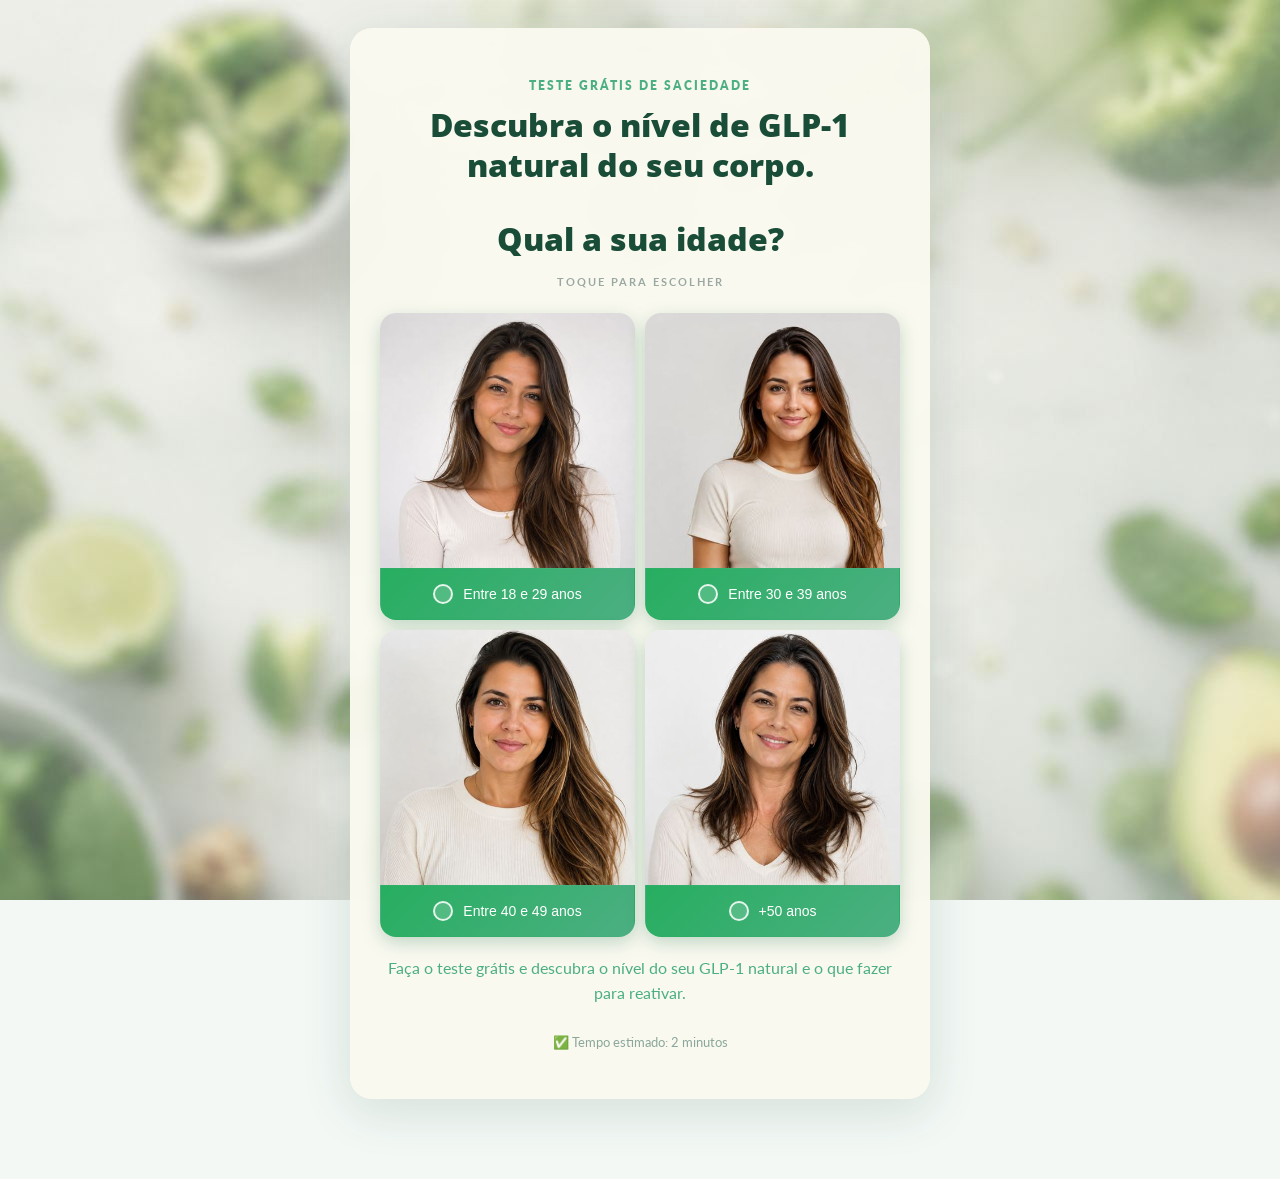
<file: quiz/natural.html>
<!DOCTYPE html>
<html lang="pt-BR">
<head>
<meta charset="UTF-8" />
<meta name="viewport" content="width=device-width, initial-scale=1.0" />
<title>Teste do GLP-1 Natural - Focus Fit</title>
<meta name="facebook-domain-verification" content="1ghqwe79k59bfxj5rarqsz5i6aoug4" />
<!-- Meta Pixel Code -->
<script>
!function(f,b,e,v,n,t,s)
{if(f.fbq)return;n=f.fbq=function(){n.callMethod?
n.callMethod.apply(n,arguments):n.queue.push(arguments)};
if(!f._fbq)f._fbq=n;n.push=n;n.loaded=!0;n.version='2.0';
n.queue=[];t=b.createElement(e);t.async=!0;
t.src=v;s=b.getElementsByTagName(e)[0];
s.parentNode.insertBefore(t,s)}(window, document,'script',
'https://connect.facebook.net/en_US/fbevents.js');
fbq('init', '1021851947333727');
fbq('track', 'PageView');
</script>
<noscript><img height="1" width="1" style="display:none"
src="https://www.facebook.com/tr?id=1021851947333727&ev=PageView&noscript=1"
/></noscript>
<!-- End Meta Pixel Code -->

<!-- ===== Google Analytics 4 (funil do quiz) =====
     Cole aqui o ID de medição da sua propriedade GA4 (formato G-XXXXXXXXXX).
     Enquanto estiver vazio, nada é carregado e o quiz funciona normalmente. -->
<script>
  var GA_ID = '';
  if (GA_ID) {
    var gaTag = document.createElement('script');
    gaTag.async = true;
    gaTag.src = 'https://www.googletagmanager.com/gtag/js?id=' + GA_ID;
    document.head.appendChild(gaTag);
    window.dataLayer = window.dataLayer || [];
    window.gtag = function(){ dataLayer.push(arguments); };
    gtag('js', new Date());
    gtag('config', GA_ID);
  }
</script>
<!-- End GA4 -->
<style>
@import url('https://fonts.googleapis.com/css2?family=Open+Sans:wght@400;600;700;800;900&family=Playfair+Display:wght@400;700;900&family=Lato:wght@300;400;700;900&family=Baloo+2:wght@600;700;800&display=swap');

*{margin:0;padding:0;box-sizing:border-box;}

:root{
  --verde:#2e7d5a;
  --verde-claro:#4caf82;
  --verde-suave:#e8f5ef;
  --verde-escuro:#1a4d38;
  --dourado:#c8973a;
  --dourado-claro:#f5d99a;
  --creme:#fdf9f3;
  --cinza:#4a4a4a;
  --cinza-claro:#f5f5f5;
  --branco:#ffffff;
  --vermelho:#c0574f;
}

html{scroll-behavior:smooth;}

body{
  font-family:'Lato',sans-serif;
  background-color:#f3f8f5;
  background-image:url('/bg-vegetal.jpg');
  background-attachment:fixed;
  background-size:cover;
  background-position:center;
  color:var(--cinza);
  line-height:1.6;
  min-height:100vh;
}

/* ===== BARRA TOPO ===== */
.topbar{
  background:var(--verde-escuro);
  color:#fff;
  text-align:center;
  padding:12px 16px;
  font-size:13px;
  font-weight:700;
  letter-spacing:.3px;
  position:sticky;
  top:0;
  z-index:50;
  box-shadow:0 2px 12px rgba(0,0,0,.15);
}
.topbar span{opacity:.9;}

/* ===== WRAP ===== */
.wrap{
  max-width:620px;
  margin:0 auto;
  padding:28px 20px 80px;
}

.card-quiz{
  background:rgba(250,249,240,.96);
  border-radius:22px;
  box-shadow:0 12px 50px rgba(26,77,56,.14);
  padding:34px 30px;
  backdrop-filter:blur(2px);
  position:relative;
}

/* seta de voltar */
.back-btn{position:absolute;left:16px;top:14px;background:none;border:none;color:#9aaaa2;font-size:24px;line-height:1;cursor:pointer;padding:4px 8px;z-index:5;transition:color .18s;}
.back-btn:hover{color:var(--verde);}

.brand{text-align:center;margin-bottom:6px;}
.brand-nome{font-family:'Playfair Display',serif;font-size:22px;font-weight:900;color:var(--verde-escuro);}
.brand-logo{height:54px;display:block;margin:0 auto;}
.brand-sub{font-size:13px;color:#8aa79a;margin-bottom:20px;text-align:center;}

/* ===== PROGRESSO ===== */
.progress-head{display:flex;justify-content:flex-end;font-size:13px;color:var(--dourado);font-weight:700;margin-bottom:8px;}
.progress-bar{height:7px;background:#e3ede8;border-radius:20px;overflow:hidden;margin-bottom:26px;}
.progress-fill{height:100%;background:linear-gradient(90deg,var(--verde-escuro),var(--verde-claro));border-radius:20px;transition:width .5s ease;}

/* ===== PILLS ===== */
.pills{display:flex;flex-wrap:wrap;gap:8px;margin-bottom:18px;}
.pill{background:#f0f7f3;border:1px solid #d9ebe2;color:var(--verde);font-size:12px;font-weight:700;padding:6px 12px;border-radius:20px;}

/* ===== INSIGHT BOX ===== */
.insight{background:#eef7f1;border-left:4px solid var(--verde-claro);border-radius:8px;padding:14px 16px;font-size:14px;color:#3a5a4c;line-height:1.6;margin-bottom:20px;}
.insight strong{color:var(--verde);}

.echo{font-size:14px;color:#7d9488;margin-bottom:6px;}

/* ===== PERGUNTA ===== */
.q-title{font-family:'Open Sans',sans-serif;font-size:26px;font-weight:900;color:var(--verde-escuro);line-height:1.25;margin-bottom:22px;text-align:center;}

/* ===== OPÇÕES ===== */
.opts{display:flex;flex-direction:column;gap:12px;}
/* variação compacta (perguntas com muitas opções, ex.: múltipla escolha) */
.opts.compact{gap:9px;}
.opts.compact .opt{padding:13px 16px;font-size:14.5px;}
.opts.compact .opt-radio{width:22px;height:22px;}
.q-title.tight{margin-bottom:12px;}
/* variação em grade: 2 opções por linha (abertura do quiz) */
.opts.grid2{display:grid;grid-template-columns:1fr 1fr;gap:10px;}
/* card = foto colada ao botão, os dois arredondados juntos como uma peça só */
.opts.grid2 .idade-card{display:flex;flex-direction:column;border-radius:16px;overflow:hidden;box-shadow:0 6px 18px rgba(46,125,90,.28);transition:all .18s ease;cursor:pointer;}
.opts.grid2 .idade-card:hover{transform:translateY(-2px);box-shadow:0 10px 26px rgba(46,125,90,.38);}
.opts.grid2 .idade-img{width:100%;aspect-ratio:1/1;object-fit:cover;display:block;}
.opts.grid2 .opt{
  padding:15px 14px;font-size:14px;font-weight:500;justify-content:center;text-align:center;gap:10px;
  background:linear-gradient(135deg,#27ae60,var(--verde-claro));color:#fff;border-color:transparent;
  border-radius:0;margin:0;
}
.opts.grid2 .opt:hover{transform:none;box-shadow:none;border-color:transparent;}
.opts.grid2 .opt.sel{background:linear-gradient(135deg,#1a4d38,#2e7d5a);border-color:transparent;color:#fff;}
.opts.grid2 .opt-radio{width:20px;height:20px;border-color:rgba(255,255,255,.85);background:rgba(255,255,255,.16);}
.opts.grid2 .opt.sel .opt-radio{border-color:#fff;background:#fff;}
.opts.grid2 .opt.sel .opt-radio::after{color:var(--verde-escuro);font-size:12px;}
.opts.grid2 .idade-card:last-child:nth-child(odd){grid-column:1 / -1;justify-self:center;width:calc(50% - 5px);}
.opt{
  display:flex;align-items:center;gap:14px;
  background:#fff;border:1.5px solid #e2ece7;border-radius:14px;
  padding:17px 18px;font-size:15px;font-weight:600;color:var(--cinza);
  cursor:pointer;transition:all .18s ease;text-align:left;
}
.opt:hover{border-color:var(--verde-claro);box-shadow:0 6px 20px rgba(76,175,130,.12);transform:translateY(-1px);}
.opt-radio{width:24px;height:24px;border-radius:50%;border:2px solid #cdddd4;flex-shrink:0;display:flex;align-items:center;justify-content:center;transition:all .18s ease;}
.opt.sel{border-color:var(--verde);background:var(--verde-suave);}
.opt.sel .opt-radio{border-color:var(--verde);background:var(--verde);}
.opt.sel .opt-radio::after{content:'✓';color:#fff;font-size:13px;font-weight:700;}

/* variação com foto colada à esquerda de cada opção (lista vertical) */
.opts.photo .opt-row{display:flex;align-items:stretch;border-radius:14px;overflow:hidden;box-shadow:0 4px 14px rgba(0,0,0,.06);cursor:pointer;transition:all .18s ease;}
.opts.photo .opt-row:hover{transform:translateY(-1px);box-shadow:0 8px 20px rgba(76,175,130,.18);}
.opts.photo .opt-row-img{width:84px;flex-shrink:0;object-fit:cover;display:block;}
.opts.photo .opt-row .opt{flex:1;border:none;border-radius:0;box-shadow:none;}
.opts.photo .opt-row .opt:hover{transform:none;box-shadow:none;border-color:transparent;}

/* ===== BOTÕES ===== */
.btn{
  display:block;width:100%;text-align:center;
  background:linear-gradient(135deg,#27ae60,var(--verde-claro));
  color:#fff;font-family:'Lato',sans-serif;font-size:17px;font-weight:900;
  border:none;border-radius:50px;padding:18px 28px;cursor:pointer;text-decoration:none;
  box-shadow:0 8px 30px rgba(46,125,90,.32);transition:transform .2s,box-shadow .2s;letter-spacing:.3px;
}
.btn:hover{transform:translateY(-2px);box-shadow:0 12px 40px rgba(46,125,90,.45);}
.btn-ghost{background:#fff;color:var(--verde);border:1.5px solid #d9ebe2;box-shadow:none;margin-top:12px;}
.btn-ghost:hover{background:#f4faf7;box-shadow:none;}

/* ===== INPUT DE TEXTO (nome) ===== */
.text-input{width:100%;border:1.5px solid #e2ece7;border-radius:14px;padding:16px 18px;font-size:16px;font-family:'Lato',sans-serif;color:var(--cinza);background:#fff;margin-bottom:14px;outline:none;transition:border-color .18s,box-shadow .18s;}
.text-input:focus{border-color:var(--verde);box-shadow:0 6px 20px rgba(76,175,130,.12);}
.text-input::placeholder{color:#b7c6bf;}

/* ===== RÉGUA (peso / altura) ===== */
.ruler-sub{font-size:14px;color:#7d9488;margin:-8px 0 18px;}
.unit-toggle{display:inline-flex;background:#e3ede8;border-radius:30px;padding:4px;margin-bottom:6px;}
.unit-toggle .ut{border:none;background:transparent;color:#7d9488;font-weight:800;font-size:14px;padding:8px 26px;border-radius:24px;cursor:pointer;transition:all .18s;}
.unit-toggle .ut.active{background:var(--verde);color:#fff;box-shadow:0 4px 14px rgba(46,125,90,.3);}
.ruler-val{font-family:'Playfair Display',serif;font-size:46px;font-weight:900;color:var(--verde-escuro);margin:16px 0 6px;line-height:1;}
.ruler-val small{font-size:20px;color:var(--verde);margin-left:3px;font-weight:700;}
.ruler-track{position:relative;height:52px;margin:6px 6px 0;}
.ruler-line{position:absolute;left:0;right:0;bottom:16px;height:2px;background:#e2ece7;}
.ruler-ticks{position:absolute;left:0;right:0;bottom:16px;height:26px;display:flex;justify-content:space-between;align-items:flex-end;pointer-events:none;}
.ruler-ticks .tk{width:1px;height:12px;background:#cdddd4;}
.ruler-ticks .tk.maj{height:24px;width:2px;background:#9bb3a8;}
.ruler-pointer{position:absolute;top:0;bottom:16px;width:3px;background:var(--verde);transform:translateX(-50%);pointer-events:none;border-radius:2px;transition:left .05s linear;}
.ruler-pointer::after{content:'';position:absolute;bottom:-11px;left:50%;transform:translateX(-50%);border-left:8px solid transparent;border-right:8px solid transparent;border-top:12px solid var(--verde);}
.ruler-input{position:absolute;left:0;right:0;top:0;width:100%;height:100%;margin:0;opacity:0;cursor:grab;z-index:5;-webkit-appearance:none;appearance:none;background:transparent;}
.ruler-input:active{cursor:grabbing;}
.ruler-input::-webkit-slider-thumb{-webkit-appearance:none;width:40px;height:52px;background:transparent;cursor:grab;}
.ruler-input::-moz-range-thumb{width:40px;height:52px;border:none;background:transparent;cursor:grab;}
.ruler-labels{display:flex;justify-content:space-between;font-size:13px;color:#9aaaa2;font-weight:700;margin-top:6px;}

/* ===== INTRO ===== */
.intro-badge{display:inline-block;background:var(--verde-suave);color:var(--verde);font-size:12px;font-weight:800;letter-spacing:1.5px;text-transform:uppercase;padding:7px 18px;border-radius:20px;margin-bottom:22px;}
.intro-h1{font-family:'Open Sans',sans-serif;font-size:32px;font-weight:900;color:var(--verde-escuro);line-height:1.25;margin-bottom:16px;text-align:center;}
.intro-h1 span{color:var(--verde-claro);}
.intro-sub{font-size:16px;color:#5f6f68;text-align:center;line-height:1.65;margin-bottom:26px;}
.hero-h1{font-family:'Baloo 2',sans-serif;font-size:30px;font-weight:800;color:var(--verde-escuro);line-height:1.25;text-align:center;margin-bottom:18px;}
.hero-sub{font-family:'Baloo 2',sans-serif;font-size:17px;font-weight:600;color:#3a5a4c;line-height:1.55;text-align:center;margin:20px 0 22px;}
.intro-secure{text-align:center;font-size:12px;color:#98a89f;margin-top:12px;}

/* ===== INTERSTICIAL ===== */
.inter-badge{display:flex;align-items:center;gap:12px;margin-bottom:16px;}
.inter-badge .ic{width:38px;height:38px;border-radius:50%;background:var(--verde-escuro);color:#fff;display:flex;align-items:center;justify-content:center;font-size:18px;flex-shrink:0;}
.inter-badge .tt{font-size:12px;font-weight:800;letter-spacing:1.2px;text-transform:uppercase;color:var(--verde-escuro);line-height:1.3;}
.inter-text{font-size:16px;color:#4a5c53;line-height:1.7;margin-bottom:14px;}
.inter-text strong{color:var(--verde);}
.inter-text .red{color:var(--vermelho);font-weight:700;}
.inter-mini{font-size:13px;color:#9aaaa2;margin-bottom:22px;}

/* ===== ANALISANDO ===== */
.analise-title{text-align:center;font-size:13px;font-weight:800;letter-spacing:1.5px;text-transform:uppercase;color:var(--verde-escuro);margin-bottom:26px;}
.analise-list{display:flex;flex-direction:column;gap:16px;}
.analise-item{display:flex;align-items:center;gap:14px;font-size:15px;color:#9aaaa2;font-weight:600;opacity:.5;transition:all .4s ease;}
.analise-item .ic{width:28px;height:28px;border-radius:50%;border:2px solid #d5e2db;flex-shrink:0;display:flex;align-items:center;justify-content:center;font-size:13px;}
.analise-item.done{opacity:1;color:var(--verde-escuro);}
.analise-item.done .ic{background:var(--verde-escuro);border-color:var(--verde-escuro);color:#fff;}

/* ===== HISTÓRIA ===== */
.hist-avatar{width:82px;height:82px;border-radius:50%;margin:0 auto 12px;overflow:hidden;border:4px solid #fff;box-shadow:0 6px 20px rgba(0,0,0,.12);}
.hist-avatar img{width:100%;height:100%;object-fit:cover;}
.hist-tagline{font-family:'Playfair Display',serif;font-style:italic;font-size:17px;color:var(--verde-escuro);text-align:center;margin-bottom:14px;line-height:1.4;}
.hist-tag{display:block;width:max-content;margin:0 auto 10px;background:var(--verde-escuro);color:#fff;font-size:11px;font-weight:800;letter-spacing:1.5px;text-transform:uppercase;padding:5px 14px;border-radius:20px;}
.hist-nome{text-align:center;font-weight:900;font-size:16px;color:var(--cinza);}
.hist-info{text-align:center;font-size:13px;color:#9aaaa2;margin-bottom:6px;}
.hist-stars{text-align:center;color:#f5a623;font-size:16px;letter-spacing:2px;margin-bottom:16px;}
.hist-quote{font-size:14.5px;color:#556a60;line-height:1.7;font-style:italic;text-align:center;margin-bottom:18px;}
.hist-result{display:flex;align-items:center;gap:12px;justify-content:center;background:var(--verde);color:#fff;border-radius:12px;padding:14px 18px;font-size:14px;font-weight:700;line-height:1.4;margin-bottom:22px;}
.hist-result .ic{width:26px;height:26px;border-radius:50%;background:rgba(255,255,255,.25);display:flex;align-items:center;justify-content:center;flex-shrink:0;font-size:13px;}
.hist-pergunta{text-align:center;font-weight:700;color:var(--cinza);margin-bottom:14px;}

/* ===== MINI-VSL / VÍDEO PLACEHOLDER ===== */
.vsl-tag{display:block;width:max-content;margin:0 auto 14px;background:#fdecec;color:var(--vermelho);font-size:11px;font-weight:800;letter-spacing:1.5px;text-transform:uppercase;padding:6px 16px;border-radius:20px;}
.vsl-ask{font-family:'Playfair Display',serif;font-size:22px;font-weight:900;color:var(--verde-escuro);text-align:center;line-height:1.3;margin-bottom:20px;}
.vsl-ask span{color:var(--verde-claro);}
.video-box{position:relative;border-radius:16px;overflow:hidden;margin-bottom:18px;background:linear-gradient(135deg,var(--verde-suave),#d6ede1);border:1px solid #d9ebe2;aspect-ratio:16/9;display:flex;flex-direction:column;align-items:center;justify-content:center;text-align:center;padding:20px;}
.video-box .play{width:66px;height:66px;border-radius:50%;background:var(--verde);color:#fff;display:flex;align-items:center;justify-content:center;font-size:26px;margin-bottom:14px;box-shadow:0 8px 30px rgba(46,125,90,.4);animation:pulse 2.2s ease-in-out infinite;}
.video-box .vlabel{font-size:12px;font-weight:800;letter-spacing:1.5px;text-transform:uppercase;color:var(--verde);}
.video-box .vname{font-family:'Playfair Display',serif;font-size:16px;font-weight:700;color:var(--verde-escuro);margin-top:6px;}
.video-box .vhint{font-size:11px;color:#9aaaa2;margin-top:8px;font-style:italic;}

/* roteiro visível (substitui o vídeo por enquanto) */
.roteiro{background:#f4faf7;border:1px solid #d9ebe2;border-radius:14px;padding:20px;margin-bottom:20px;}
.roteiro h4{font-family:'Lato',sans-serif;font-size:14px;color:var(--verde);margin-bottom:12px;letter-spacing:.3px;font-weight:900;}
.roteiro p{font-size:14.5px;color:#556a60;line-height:1.7;margin-bottom:12px;}
.roteiro p:last-child{margin-bottom:0;}
.roteiro strong{color:var(--verde-escuro);}
.roteiro .red{color:var(--vermelho);font-weight:700;}

/* ===== PRÉ-PITCH (antes x depois) ===== */
.pp-h{font-family:'Playfair Display',serif;font-size:24px;font-weight:900;color:var(--verde-escuro);text-align:center;line-height:1.3;margin-bottom:8px;}
.pp-h span{color:var(--verde-claro);}
.pp-sub{text-align:center;font-size:14px;color:#7d9488;margin-bottom:24px;}

/* antes/depois */
.ad-grid{display:grid;grid-template-columns:1fr 1fr;gap:14px;}
.res-ad-grid{display:grid;grid-template-columns:1fr 1fr;gap:14px;}
.ad-col{background:#fff;border-radius:14px;padding:20px;border:1px solid #e4ede9;}
.ad-col.antes{border-top:3px solid #e07a7a;}
.ad-col.depois{border-top:3px solid var(--verde-claro);}
.ad-col h4{font-size:12px;font-weight:800;letter-spacing:1px;text-transform:uppercase;margin-bottom:14px;color:var(--cinza);}
.ad-col.antes h4{color:var(--vermelho);}
.ad-col.depois h4{color:var(--verde);}
.ad-col li{list-style:none;font-size:13px;color:#66756f;padding:6px 0;display:flex;gap:8px;align-items:flex-start;line-height:1.5;}
.ad-col.antes li::before{content:'✕';color:#e07a7a;font-weight:800;flex-shrink:0;}
.ad-col.depois li::before{content:'✓';color:var(--verde-claro);font-weight:800;flex-shrink:0;}
.ad-note{text-align:center;font-size:12px;color:#a8b8b1;margin-top:14px;font-style:italic;}

/* ===== OFERTA REVELAR ===== */
.rev-badge{display:block;width:max-content;margin:0 auto 16px;background:var(--verde-escuro);color:#fff;font-size:11px;font-weight:800;letter-spacing:1.5px;text-transform:uppercase;padding:6px 16px;border-radius:20px;}
.rev-lead{text-align:center;font-size:15px;color:#4a5c53;line-height:1.65;margin-bottom:22px;}
.rev-lead strong{color:var(--verde-escuro);}
.rev-tap{background:linear-gradient(135deg,var(--verde),var(--verde-claro));border-radius:16px;padding:26px 20px;text-align:center;color:#fff;cursor:pointer;box-shadow:0 10px 34px rgba(46,125,90,.32);transition:transform .2s;margin-bottom:18px;animation:pulse 2.4s ease-in-out infinite;}
.rev-tap:hover{transform:translateY(-2px);}
.rev-tap .big{font-family:'Playfair Display',serif;font-size:22px;font-weight:900;line-height:1.3;}
.rev-tap .small{font-size:13px;opacity:.9;margin-top:6px;}
@keyframes pulse{0%,100%{box-shadow:0 10px 34px rgba(46,125,90,.32);}50%{box-shadow:0 14px 44px rgba(46,125,90,.55);}}

.reserva{display:flex;align-items:center;justify-content:center;gap:10px;background:#f0f7f3;border-radius:12px;padding:12px;font-size:14px;color:var(--verde-escuro);font-weight:700;margin-bottom:20px;}
.reserva .t{font-variant-numeric:tabular-nums;}
.rev-secure{text-align:center;font-size:12px;color:#a8b8b1;margin-top:16px;}

/* ===== PREÇO ===== */
.price-box{background:linear-gradient(150deg,var(--verde-escuro),var(--verde));border-radius:18px;padding:28px 24px;text-align:center;color:#fff;margin-bottom:18px;}
.price-box .label{font-size:12px;font-weight:800;letter-spacing:1.5px;text-transform:uppercase;opacity:.85;}
.price-box .val{font-family:'Playfair Display',serif;font-size:56px;font-weight:900;line-height:1;margin:6px 0;}
.price-box .val sup{font-size:24px;}
.price-box .de{font-size:14px;opacity:.75;text-decoration:line-through;}
.price-box .off{display:inline-block;background:var(--verde-claro);color:#fff;font-size:12px;font-weight:800;padding:4px 14px;border-radius:20px;margin-top:10px;letter-spacing:.5px;}
.price-just{font-size:13px;color:#7d9488;line-height:1.6;text-align:center;margin-bottom:18px;}
.price-just strong{color:var(--verde);}

/* ===== TOAST ===== */
.toast{position:fixed;left:50%;bottom:18px;transform:translateX(-50%);background:#fff;border:1px solid #e2ece7;border-radius:14px;box-shadow:0 8px 30px rgba(0,0,0,.14);padding:12px 16px;display:flex;align-items:center;gap:10px;max-width:340px;width:calc(100% - 40px);font-size:13px;color:var(--cinza);z-index:40;animation:slideUp .5s ease;}
.toast .ic{font-size:18px;}
.toast .x{margin-left:auto;color:#bbb;cursor:pointer;font-size:16px;background:none;border:none;}
.toast b{color:var(--verde);}
@keyframes slideUp{from{opacity:0;transform:translate(-50%,20px);}to{opacity:1;transform:translate(-50%,0);}}

/* ===== NOTIFICAÇÃO DE VENDA ===== */

/* ===== FADE ===== */
.fade{animation:fade .4s ease;}
@keyframes fade{from{opacity:0;transform:translateY(12px);}to{opacity:1;transform:translateY(0);}}

/* =========================================================
   PÁGINA FINAL (RESULTADO) — estilo da landing
   ========================================================= */
.result{max-width:900px;margin:0 auto;padding:0 0 40px;}
.result .container{max-width:760px;margin:0 auto;padding:0 22px;}
.res-hero{background:rgba(255,255,255,.94);border-radius:22px;box-shadow:0 12px 50px rgba(26,77,56,.14);padding:34px 30px;text-align:center;margin:28px 20px 24px;}
.res-hero .kicker{font-size:12px;font-weight:800;letter-spacing:1.5px;text-transform:uppercase;color:var(--verde-claro);margin-bottom:12px;}
.res-hero h1{font-family:'Playfair Display',serif;font-size:28px;font-weight:900;color:var(--verde-escuro);line-height:1.3;margin-bottom:14px;}
.res-hero h1 span{color:var(--verde-claro);}
.res-hero p{font-size:15px;color:#5f6f68;line-height:1.65;max-width:560px;margin:0 auto;}
.res-socialbar{display:flex;align-items:center;justify-content:center;gap:10px;background:rgba(255,255,255,.9);border-radius:14px;padding:12px 16px;margin:0 20px 30px;font-size:13px;color:var(--cinza);font-weight:600;box-shadow:0 4px 20px rgba(26,77,56,.08);}
.res-socialbar b{color:var(--verde);}
.live-count{display:inline-block;font-weight:800;color:var(--verde);min-width:20px;text-align:center;transition:transform .25s ease,color .25s ease;}
.live-count.bump{transform:scale(1.35);color:var(--verde-claro);}

.res-section{padding:26px 0;}
.res-h2{font-family:'Playfair Display',serif;font-size:26px;font-weight:900;color:var(--verde-escuro);text-align:center;line-height:1.3;margin-bottom:8px;}
.res-h2 span{color:var(--verde-claro);}
.res-sub{text-align:center;font-size:14px;color:#6f807a;margin-bottom:26px;}

.mod-card{background:#fff;border-radius:14px;border:1px solid #e4ede9;padding:20px 22px;margin-bottom:12px;box-shadow:0 2px 14px rgba(46,125,90,.06);}
.mod-head{display:flex;align-items:center;gap:14px;}
.mod-num{width:38px;height:38px;border-radius:10px;flex-shrink:0;background:linear-gradient(135deg,var(--verde),var(--verde-claro));color:#fff;font-family:'Playfair Display',serif;font-weight:900;font-size:16px;display:flex;align-items:center;justify-content:center;}
.mod-head h3{font-family:'Playfair Display',serif;font-size:16px;color:var(--verde-escuro);}
.mod-card p{font-size:13.5px;color:#66756f;line-height:1.65;margin-top:12px;}
.mod-result{background:var(--verde-suave);border-radius:8px;padding:10px 14px;margin-top:12px;font-size:12.5px;color:var(--verde);font-weight:700;}
.mod-result::before{content:'✓ Resultado: ';}

/* ===== PROVA CIENTÍFICA (mesma da landing) ===== */
.prova-numero{font-family:'Playfair Display',serif;font-size:72px;font-weight:900;color:#c0392b;line-height:1;margin-bottom:6px;text-align:center;}
.prova-numero-legenda{font-size:15.5px;color:#666;max-width:420px;margin:0 auto 26px;line-height:1.6;text-align:center;}
.prova-noticia{max-width:620px;margin:0 auto;background:#fff;border:1px solid #e4e4e4;border-radius:16px;overflow:hidden;box-shadow:0 8px 32px rgba(0,0,0,.10);}
.prova-noticia img{width:100%;height:auto;display:block;}
.prova-fonte{font-size:11.5px;color:#999;padding:12px 16px;text-align:left;border-top:1px solid #f0f0f0;line-height:1.6;}
.prova-texto{max-width:620px;margin:26px auto 0;font-size:16px;line-height:1.75;color:var(--cinza);text-align:left;}

/* ===== PROJEÇÃO (tela final, depois de outros_objetivos) ===== */
.proj-chart-tt{font-size:12.5px;font-weight:800;color:var(--verde-escuro);text-align:center;margin:26px 0 8px;}
.proj-chart-wrap{position:relative;width:100%;aspect-ratio:320/170;}
.proj-chart-wrap svg{position:absolute;inset:0;width:100%;height:100%;display:block;}
.proj-chart-label{position:absolute;transform:translate(-50%,-100%);background:#fff;border:1.5px solid #e2ece7;border-radius:8px;padding:3px 7px;font-size:9px;font-weight:800;white-space:nowrap;box-shadow:0 2px 6px rgba(0,0,0,.10);}
.proj-chart-days{position:relative;height:14px;margin:4px 0 10px;}
.proj-chart-day{position:absolute;transform:translateX(-50%);font-size:9.5px;color:#8a9a92;font-weight:700;white-space:nowrap;}
.proj-compare{display:grid;grid-template-columns:1fr 1fr;gap:10px;margin:22px 0;}
.proj-compare-col{border-radius:14px;padding:14px 12px;}
.proj-compare-img{width:100%;aspect-ratio:3/4;object-fit:cover;object-position:top center;border-radius:10px;display:block;margin-bottom:10px;}
.proj-compare-col.ruim{background:#fdecec;}
.proj-compare-col.bom{background:#eef7f1;}
.proj-compare-col h5{font-size:12.5px;font-weight:900;margin:0 0 8px;text-align:center;}
.proj-compare-col.ruim h5{color:var(--vermelho);}
.proj-compare-col.bom h5{color:var(--verde-escuro);}
.proj-compare-col ul{list-style:none;padding:0;margin:0;font-size:12px;color:#4a4a4a;line-height:1.6;}
.proj-compare-col li{margin-bottom:6px;}
.glp-metric{margin-bottom:10px;}
.glp-metric:last-child{margin-bottom:0;}
.glp-metric-top{display:flex;justify-content:space-between;font-size:10.5px;font-weight:700;color:#4a4a4a;margin-bottom:4px;}
.glp-metric-top .val{font-weight:900;}
.proj-compare-col.ruim .glp-metric-top .val{color:var(--vermelho);}
.proj-compare-col.bom .glp-metric-top .val{color:var(--verde-escuro);}
.glp-bar{height:7px;border-radius:10px;background:#fff;overflow:hidden;}
.glp-bar-fill{height:100%;border-radius:10px;}
.proj-compare-col.ruim .glp-bar-fill{background:linear-gradient(90deg,#e05a4e,#f0a05a);}
.proj-compare-col.bom .glp-bar-fill{background:linear-gradient(90deg,var(--verde-escuro),var(--verde-claro));}
.prova-texto p{margin-bottom:14px;}
.prova-texto p:last-child{margin-bottom:0;}
@media(max-width:768px){.prova-numero{font-size:58px;}.prova-texto{font-size:15px;}}

/* tabela "quanto vale destravar" */
.valor-box{background:#fff;border:1px solid #e4ede9;border-radius:16px;padding:8px 22px;margin-top:8px;box-shadow:0 2px 14px rgba(46,125,90,.06);}
.valor-row{display:flex;justify-content:space-between;align-items:center;gap:12px;padding:14px 0;border-bottom:1px solid #f0f5f2;font-size:14px;}
.valor-row:last-child{border-bottom:none;}
.valor-row .lbl{color:var(--cinza);font-weight:700;}
.valor-row .num{color:var(--vermelho);font-weight:800;white-space:nowrap;}
.valor-row.total{background:#fbf1f0;margin:0 -22px;padding:16px 22px;border-radius:12px;}
.valor-nota{text-align:center;font-size:13px;color:#7d9488;margin-top:16px;line-height:1.7;}
.valor-nota .red{color:var(--vermelho);font-weight:700;}

/* decisão (2 opções) */
.dec-grid{display:grid;grid-template-columns:1fr 1fr;gap:16px;margin-top:8px;}
.dec-col{border-radius:16px;padding:24px 20px;text-align:center;font-size:13.5px;line-height:1.6;}
.dec-col .dt{font-size:12px;font-weight:800;letter-spacing:1.5px;text-transform:uppercase;margin-bottom:12px;}
.dec-col.op1{background:#fff;border:1px solid #e4ede9;color:#66756f;}
.dec-col.op1 .dt{color:var(--vermelho);}
.dec-col.op2{background:var(--verde-suave);border:1px solid var(--verde-claro);color:#3a5a4c;box-shadow:0 6px 24px rgba(76,175,130,.18);}
.dec-col.op2 .dt{color:var(--verde);}

/* depoimentos */
.dep-carousel{overflow:hidden;padding:6px 0 16px;}
.dep-track{display:flex;gap:16px;width:max-content;padding:0 8px;animation:dep-scroll 34s linear infinite;}
.dep-track:hover{animation-play-state:paused;}
@keyframes dep-scroll{0%{transform:translateX(0);}100%{transform:translateX(-50%);}}
.dep-c{background:#fff;border-radius:18px;border:1px solid #e4ede9;padding:22px 20px;min-width:270px;max-width:270px;box-shadow:0 4px 20px rgba(46,125,90,.08);display:flex;flex-direction:column;text-align:center;}
.dep-c img{width:64px;height:64px;border-radius:50%;object-fit:cover;margin:0 auto 10px;border:3px solid var(--verde-suave);}
.dep-c .n{font-weight:900;font-size:14px;color:var(--cinza);}
.dep-c .id{font-size:12px;color:#a8b8b1;margin-bottom:6px;}
.dep-c .st{color:#f5a623;font-size:14px;letter-spacing:2px;margin-bottom:10px;}
.dep-c .qt{font-style:italic;font-weight:700;font-size:13.5px;color:var(--verde);margin-bottom:8px;line-height:1.45;}
.dep-c .tx{font-size:12.5px;color:#66756f;line-height:1.6;text-align:left;}

/* quem é (expert) */
.quem{background:rgba(255,255,255,.9);border-radius:18px;padding:30px 24px;text-align:center;box-shadow:0 4px 20px rgba(26,77,56,.08);}
.quem .foto{width:150px;height:150px;border-radius:50%;border:4px solid var(--verde-claro);box-shadow:0 0 34px rgba(76,175,130,.4);margin:0 auto 20px;display:flex;align-items:center;justify-content:center;background:var(--verde-suave);font-family:'Playfair Display',serif;font-size:34px;font-weight:900;color:var(--verde);line-height:1.05;}
.quem h3{font-family:'Playfair Display',serif;font-size:22px;color:var(--verde-escuro);margin-bottom:12px;}
.quem h3 span{color:var(--verde-claro);}
.quem p{font-size:14px;color:#5f6f68;line-height:1.75;max-width:520px;margin:0 auto;}
.quem p span{color:var(--verde);font-weight:700;}

/* garantia img */
.gar-img{max-width:500px;width:92%;border-radius:16px;display:block;margin:0 auto;}

/* oferta final */
.oferta-final{background:#fff;border-radius:22px;box-shadow:0 12px 50px rgba(0,0,0,.12);padding:34px 28px;max-width:460px;margin:0 auto;text-align:center;position:relative;overflow:hidden;border:1px solid #eadfce;}
.oferta-final::before{content:'';position:absolute;top:0;left:0;right:0;height:5px;background:var(--verde);}
.oferta-final .ot{font-family:'Playfair Display',serif;font-size:22px;color:var(--verde-escuro);margin-bottom:18px;}
.of-item{display:flex;align-items:flex-start;gap:9px;padding:7px 0;font-size:13.5px;color:#556a60;border-bottom:1px solid #f0f5f2;text-align:left;}
.of-item:last-of-type{border-bottom:none;}
.of-item .ic{width:19px;height:19px;border-radius:50%;background:var(--verde);color:#fff;font-size:10px;display:flex;align-items:center;justify-content:center;flex-shrink:0;margin-top:2px;}
.of-item .nm{flex:1;}
.of-item .pr{flex-shrink:0;color:var(--verde-claro);text-decoration:line-through;font-weight:700;font-size:12.5px;}
.of-block{text-align:left;font-size:11px;font-weight:800;letter-spacing:1.2px;text-transform:uppercase;color:var(--verde);margin:16px 0 4px;}
.of-block.bonus{color:var(--dourado);}
.of-de{font-size:15px;color:#a8b8b1;text-decoration:line-through;margin-top:20px;}
.of-por{font-size:12px;font-weight:800;letter-spacing:1px;text-transform:uppercase;color:var(--verde-claro);margin-top:6px;}
.of-val{font-family:'Playfair Display',serif;font-size:48px;font-weight:900;color:var(--verde-escuro);line-height:1;margin:4px 0;}
.of-avista{font-size:14px;color:#8aa79a;margin-bottom:22px;}
.of-secure{font-size:12px;color:#a8b8b1;margin-top:12px;}

/* faq */
.faq details{background:#fff;border-radius:12px;margin-bottom:10px;border:1px solid #e4ede9;overflow:hidden;}
.faq summary{padding:16px 20px;font-size:14.5px;font-weight:700;color:var(--cinza);cursor:pointer;display:flex;justify-content:space-between;align-items:center;list-style:none;gap:12px;}
.faq summary::-webkit-details-marker{display:none;}
.faq summary::after{content:'+';font-size:22px;color:var(--verde);font-weight:300;flex-shrink:0;transition:transform .3s;}
.faq details[open] summary::after{transform:rotate(45deg);}
.faq .a{padding:0 20px 18px;font-size:13.5px;color:#66756f;line-height:1.7;}

.res-footer{text-align:center;padding:30px 20px;font-size:12px;color:#8aa79a;line-height:1.7;}

/* ===== DIAGNÓSTICO (IMC + sinais) ===== */
.diag-imc{text-align:center;margin:22px 0 6px;}
.diag-imc-tt{font-family:'Playfair Display',serif;font-size:19px;color:var(--verde-escuro);font-weight:900;}
.diag-imc-val{font-size:14px;color:var(--cinza);margin:8px 0 4px;}
.diag-imc-val strong{color:var(--verde-escuro);}
.diag-imc-zona{font-weight:800;}
.diag-bar-wrap{margin:34px 6px 0;}
.diag-bar{position:relative;height:24px;display:flex;border-radius:20px;overflow:visible;}
.diag-bar .z{flex:1;height:100%;}
.diag-bar .z:first-child{border-radius:20px 0 0 20px;}
.diag-bar .z:last-child{border-radius:0 20px 20px 0;}
.diag-bar .z1{background:#bcd3f0;}
.diag-bar .z2{background:#bfe6c8;}
.diag-bar .z3{background:#f5db8e;}
.diag-bar .z4{background:#e7a6a0;}
.diag-pointer{position:absolute;top:-32px;transform:translateX(-50%);background:var(--verde-escuro);color:#fff;font-size:11px;font-weight:800;padding:5px 9px;border-radius:8px;white-space:nowrap;z-index:2;}
.diag-pointer::after{content:'';position:absolute;bottom:-5px;left:50%;transform:translateX(-50%);border-left:5px solid transparent;border-right:5px solid transparent;border-top:6px solid var(--verde-escuro);}
.diag-labels{display:flex;font-size:10.5px;color:#9aaaa2;font-weight:700;margin:8px 0 4px;}
.diag-labels span{flex:1;text-align:center;}
.lib-box{text-align:center;margin:18px 0 14px;}
.lib-label{font-size:11.5px;font-weight:800;letter-spacing:1px;text-transform:uppercase;color:var(--verde);}
.lib-pct{font-family:'Open Sans',sans-serif;font-size:42px;font-weight:900;color:var(--verde-escuro);line-height:1;margin:6px 0 10px;font-variant-numeric:tabular-nums;}
.lib-bar{height:11px;background:#e3ede8;border-radius:20px;overflow:hidden;}
.lib-fill{height:100%;width:0;background:linear-gradient(90deg,var(--verde-escuro),var(--verde-claro));border-radius:20px;}
.meta-img{border:2px dashed #cdddd4;border-radius:14px;background:#f4faf7;color:#9aaaa2;font-size:13px;padding:46px 16px;margin:0 0 18px;}
.causa-box{background:#fdecec;border-radius:14px;padding:16px 18px;margin:16px 0;}
.causa-box h4{color:var(--vermelho);font-size:14.5px;line-height:1.35;margin-bottom:8px;}
.causa-box p{font-size:13.5px;color:#8a5f5c;margin:0;}
.diag-hl{background:var(--vermelho);color:#fff;font-weight:800;padding:1px 5px;border-radius:4px;}
.diag-chart{background:#fff;border:1px solid #e4ede9;border-radius:14px;padding:18px 16px 14px;margin:18px 0;text-align:center;box-shadow:0 2px 14px rgba(46,125,90,.06);}
.diag-chart-leg{display:flex;justify-content:center;gap:18px;flex-wrap:wrap;margin-top:8px;font-size:12px;color:#66756f;font-weight:700;}
.diag-chart-leg i{display:inline-block;width:14px;height:4px;border-radius:3px;vertical-align:middle;margin-right:5px;}
.diag-chart-leg .dg{background:var(--verde);}
.diag-chart-leg .dr{background:#d3bdbb;}
.diag-aviso{background:#fbf3e3;border-left:4px solid var(--dourado);border-radius:8px;padding:14px 16px;font-size:13px;color:#6a5a3a;line-height:1.6;margin:18px 0;}
.diag-aviso strong{color:var(--verde-escuro);}
.alerta-box{background:#fdecec;border-radius:14px;padding:18px 20px;margin:16px 0;}
.alerta-box h4{color:var(--vermelho);font-size:15px;margin-bottom:12px;display:flex;align-items:center;gap:8px;}
.alerta-box .it{font-size:13.5px;color:#8a5f5c;padding:5px 0;display:flex;gap:9px;align-items:flex-start;line-height:1.55;}
.alerta-box .it::before{content:'✕';color:var(--vermelho);font-weight:900;flex-shrink:0;}
.solucao-box{background:none;border:none;border-radius:0;padding:0;margin:22px 0;}
.solucao-box h4{color:#1a1a1a;font-size:20px;font-weight:900;margin-bottom:10px;line-height:1.35;display:flex;gap:9px;align-items:flex-start;justify-content:center;text-align:center;}
.solucao-box p{font-size:13.5px;color:#3a5a4c;line-height:1.65;}
.solucao-box p strong{color:var(--verde-escuro);}

@media(max-width:600px){
  .intro-h1{font-size:26px;}
  .q-title{font-size:22px;}
  .card-quiz{padding:26px 20px;}
  .res-hero h1{font-size:23px;}
  .res-h2{font-size:22px;}
  .ad-grid,.res-ad-grid,.dec-grid{grid-template-columns:1fr;}
  .of-val{font-size:42px;}
  .vsl-ask{font-size:20px;}
}

/* ===== POP-UP DE SAÍDA (BOTÃO VOLTAR) ===== */
.saida-overlay{position:fixed;inset:0;background:rgba(20,40,30,.78);backdrop-filter:blur(3px);display:none;align-items:center;justify-content:center;padding:20px;z-index:9999;}
.saida-overlay.aberto{display:flex;}
.saida-modal{background:#fff;border-radius:24px;padding:44px 32px 28px;box-shadow:0 12px 60px rgba(0,0,0,.12);width:min(460px,100%);max-height:92vh;overflow:hidden auto;text-align:center;position:relative;animation:saidaEntra .28s ease-out;}
.saida-modal::before{content:'';position:absolute;top:0;left:0;right:0;height:5px;background:var(--verde);}
@keyframes saidaEntra{from{opacity:0;transform:translateY(16px) scale(.97);}to{opacity:1;transform:none;}}
.saida-fechar{position:absolute;top:12px;right:14px;background:none;border:none;font-size:26px;line-height:1;color:#ccc;cursor:pointer;padding:4px 8px;z-index:2;}
.saida-fechar:hover{color:#888;}
.saida-selo{text-transform:uppercase;color:var(--verde-claro);font-weight:700;letter-spacing:1px;font-size:13px;margin-bottom:10px;}
.saida-titulo{font-family:'Open Sans',sans-serif;font-size:27px;font-weight:800;line-height:1.25;color:var(--verde-escuro);margin-bottom:14px;}
.saida-titulo span{color:var(--verde-claro);}
.saida-sub{color:#222;font-weight:700;font-size:15px;line-height:1.7;letter-spacing:.3px;margin-bottom:24px;}
.saida-de{font-size:16px;color:#aaa;text-decoration:line-through;margin-bottom:4px;}
.saida-por{font-size:13px;text-transform:uppercase;color:var(--verde-claro);font-weight:700;letter-spacing:1px;margin-bottom:4px;}
.saida-val{font-family:'Open Sans',sans-serif;font-size:46px;font-weight:900;color:var(--verde-escuro);line-height:1;margin-bottom:6px;}
.saida-economia{font-size:15px;font-weight:700;color:var(--verde);margin-bottom:26px;}
.saida-modal .btn{font-size:16px;padding:17px 24px;}
.saida-recusa{display:inline-block;margin-top:14px;font-size:13px;color:#aaa;text-decoration:underline;background:none;border:none;cursor:pointer;font-family:inherit;}
.saida-recusa:hover{color:#888;}
.saida-rodape{font-size:12px;color:#999;margin-top:12px;letter-spacing:.3px;}
@media (max-width:768px){
  .saida-modal{padding:36px 20px 22px;border-radius:18px;}
  .saida-titulo{font-size:22px;}
  .saida-sub{font-size:14px;}
  .saida-val{font-size:38px;}
}
</style>
</head>
<body>

<div id="app"></div>

<script>
/* =========================================================
   CONFIG  —  é só aqui que você mexe pra configurar o funil
   ========================================================= */
const APP_NOME = 'Focus Fit';

/* Se ainda não tem os checkouts da Ticto configurados, deixe em branco:
   clicar em qualquer plano leva a pessoa direto pro cadastro do app
   (index.html), sem cobrar nada. Quando criar os 3 produtos na Ticto,
   cole os links aqui — e também em config.js (o app usa esses mesmos
   3 links na tela de "faltou o pagamento"; são arquivos sem import
   entre si, então precisa colar dos dois lados). */
const CHECKOUT_URL_MENSAL = 'https://app.zuptos.com.br/checkout/0c0f9d90ef9c6938';
const CHECKOUT_URL_TRIMESTRAL = 'https://app.zuptos.com.br/checkout/b8b35e1625ad65b7';
const CHECKOUT_URL_ANUAL = 'https://app.zuptos.com.br/checkout/4c18c052c5030bd6';
const APP_URL = '/index.html';          // pra onde vai quem clicar num plano sem checkout configurado
const CHAVE_QUIZ = 'app_emag_quiz';     // onde as respostas ficam salvas pro cadastro do app já abrir preenchido (mesmo navegador)

/* Ponte quiz -> app pra quando NÃO é o mesmo navegador (ex.: quiz no
   navegador do Instagram, pagamento e cadastro no Safari/Chrome do
   celular). As respostas também vão pro Supabase com um token, que
   viaja na URL do link clicado (?quiz=TOKEN); o app busca por ele.
   Mesmas credenciais de config.js — são arquivos separados, sem
   import, então o valor não se propaga sozinho. */
const SUPABASE_URL = 'https://ddtxvijlmjqtaxdystph.supabase.co';
const SUPABASE_ANON_KEY = 'sb_publishable_XsRkTp9ahN8T3ydSfOEE_Q_AYH4Oq11';

/* ===== Rastreamento Meta Pixel (seguro, não quebra se o pixel não carregar) ===== */
function px(evento, padrao){
  try{ if(typeof fbq==='function'){ padrao ? fbq('track', evento) : fbq('trackCustom', evento); } }catch(e){}
}

/* =========================================================
   MEDIÇÃO DO FUNIL DO QUIZ
   Manda o mesmo evento para o GA4 e para o Pixel. Serve para
   responder duas perguntas: em que etapa a pessoa parou e qual
   resposta cada pergunta mais recebeu.
   ========================================================= */
function track(evento, params){
  try{ if(typeof gtag==='function') gtag('event', evento, params||{}); }catch(e){}
  try{ if(typeof fbq==='function') fbq('trackCustom', evento, params||{}); }catch(e){}
}

/* estado da medição: guarda a etapa mais avançada que a pessoa viu */
const track_estado = { etapa:0, rotulo:'intro', concluiu:false, respondidas:0 };

function trackEtapa(step){
  let num = 0, rotulo = step.type;
  if(step.type==='question'){ num = step.q.num; rotulo = step.q.id; }
  else if(step.type==='intro'){ num = 0; rotulo = 'intro_idade'; }
  else { num = track_estado.etapa; }                 /* telas de conteúdo herdam o número da última pergunta */

  track_estado.etapa  = Math.max(track_estado.etapa, num);
  track_estado.rotulo = rotulo;
  if(step.type==='result') track_estado.concluiu = true;

  track('quiz_etapa', {
    etapa: num,
    etapa_id: rotulo,
    tipo: step.type,
    posicao: state.idx,
    total_perguntas: TOTAL_Q
  });
}

function trackResposta(qid, valor){
  track_estado.respondidas++;
  const q = QUESTIONS.find(x=>x.id===qid);
  track('quiz_resposta', {
    pergunta: qid,
    etapa: q ? q.num : 0,
    resposta: Array.isArray(valor) ? valor.join(' | ') : String(valor)
  });
}

/* abandono: quem fecha a página antes da tela final marca a última etapa vista */
window.addEventListener('pagehide', function(){
  if(track_estado.concluiu) return;
  track('quiz_abandono', {
    etapa: track_estado.etapa,
    etapa_id: track_estado.rotulo,
    respondidas: track_estado.respondidas
  });
});

/* =========================================================
   PERGUNTAS
   Ordem = ordem de execução: sem indireção de "perguntas adiadas",
   pra ficar fácil de ler e de editar depois. Segue SPIN (Situação →
   Problema → Implicação → Necessidade), igual ao quiz original, mas
   nada aqui menciona canetinha: é sobre montar o plano do app.
   ========================================================= */
const QUESTIONS = [
  /* ===== OBJETIVO ===== */
  {
    id:'objetivo', num:1,
    question:'Qual é o seu objetivo hoje?',
    options:['🔥 Emagrecer e perder gordura','⚖️ Emagrecer e manter o peso pra sempre','💪 Perder gordura e ganhar músculo','🧘 Ter mais saúde e disposição']
  },
  {
    id:'corpo_sonho', num:2,
    question:'Qual é o seu corpo dos sonhos?',
    options: a => a.sexo==='Homem' ? ['Definido','Musculoso','Atlético e volumoso','Mantendo o shape atual'] : ['Magra','Definida','Com curvas','Média'],
    optionImages: a => a.sexo==='Homem' ? ['/corpo-homem-definido.jpg','/corpo-homem-musculoso.jpg','/corpo-homem-atletico.jpg','/corpo-homem-atual.jpg'] : ['/corpo-magra.jpg','/corpo-definida.jpg','/corpo-curvas.jpg','/corpo-media.jpg']
  },

  /* ===== SITUAÇÃO E PROBLEMA ===== */
  {
    id:'corpo_hoje', num:3,
    question:'Como você descreveria seu corpo hoje?',
    options: a => a.sexo==='Homem'
      ? ['😕 Magro, sem definição nenhuma','🤏 Alguns quilos a mais, principalmente na barriga','📈 Acima do peso, quero uma mudança grande','💪 Já tenho uma base, quero refinar o shape']
      : ['😕 Magra, mas sem nenhuma definição','🤏 Alguns quilos a mais, principalmente na barriga','📈 Acima do peso, quero uma mudança grande','💪 Já tenho uma base, quero refinar o shape'],
    optionImages: a => a.sexo==='Homem'
      ? ['/corpo-hoje-homem-magro.jpg','/corpo-hoje-homem-gordinho.jpg','/corpo-hoje-homem-sobrepeso.jpg','/corpo-hoje-homem-definido.jpg']
      : ['/corpo-hoje-mulher-magra.jpg','/corpo-hoje-mulher-gordinha.jpg','/corpo-hoje-mulher-sobrepeso.jpg','/corpo-hoje-mulher-definida.jpg']
  },
  {
    id:'problema', num:4,
    question:'O que mais te atrapalha hoje?',
    options:[
      '🍽️ Fome fora de hora, o dia inteiro',
      '🍫 Vontade de doce no fim do dia',
      '🌙 Belisco à noite mesmo sem fome',
      '⏰ Falta de tempo pra cuidar da comida',
      '🔁 Começo bem e não consigo manter'
    ]
  },
  {
    id:'fome_depois', num:5,
    question:'Com que frequência você sente fome logo depois de comer?',
    options:['😣 Quase sempre','😐 Algumas vezes por semana','🙂 Raramente','😌 Nunca, saio satisfeita da mesa']
  },
  /* >>> QUEBRA: tira a culpa <<< */

  /* ===== TENTATIVAS E FRUSTRAÇÕES ===== */
  {
    id:'dietas', num:6,
    question:'Quantas dietas você já começou nos últimos anos?',
    options:['Nenhuma, essa é a primeira vez','1 ou 2','De 3 a 5','Perdi a conta']
  },
  {
    id:'tentativas', num:7,
    question:'O que aconteceu nas vezes anteriores?',
    options:['Emagreci, mas o peso voltou','Não consegui manter a rotina','Travei no meio do caminho','Nunca comecei de verdade']
  },
  {
    id:'frustracao', num:8, type:'multi',
    question:'E o que você sentiu quando o peso voltou?',
    options:['😞 Que o esforço foi em vão','🪞 Vergonha de me olhar no espelho','👗 Frustração com a roupa que não serve mais','😔 Que o problema era comigo','🔁 Medo de tentar de novo e falhar']
  },
  /* >>> QUEBRA: você não está sozinha <<< */

  /* ===== ROTINA (é daqui que sai o índice) ===== */
  {
    id:'refeicoes', num:9,
    question:'Quantas refeições você faz por dia?',
    options:['1 ou 2, só quando dá','3 refeições','4 ou 5, com lanches','Como o dia inteiro, sem hora certa']
  },
  {
    id:'proteina', num:10,
    question:'Tem proteína na maioria das suas refeições?',
    options:['❌ Quase nunca','🤏 Só no almoço','✅ Na maioria delas','💪 Em todas, sempre']
  },
  {
    id:'carbo', num:11,
    question:'Quando você quer emagrecer, o que faz com o carboidrato?',
    options:['✂️ Corto quase tudo','📉 Reduzo bastante','⚖️ Mantenho e controlo a quantidade','🤷 Nunca prestei atenção nisso']
  },
  {
    id:'velocidade', num:12,
    question:'Em quanto tempo você costuma terminar uma refeição?',
    options:['⚡ Menos de 10 minutos','🕐 Entre 10 e 20 minutos','🧘 Mais de 20 minutos, com calma']
  },
  {
    id:'agua', num:13,
    question:'Quanta água você bebe por dia?',
    options:['💧 Menos de 1 litro','🥤 Entre 1 e 2 litros','🚰 Mais de 2 litros']
  },
  {
    id:'sono', num:14,
    question:'Quantas horas você dorme por noite, em média?',
    options:['⚠️ Menos de 5 horas','😪 Entre 5 e 6 horas','😌 Entre 7 e 8 horas','😴 Mais de 8 horas']
  },
  {
    id:'estresse', num:15,
    question:'Como está o seu nível de estresse no dia a dia?',
    options:['🔥 Muito alto, vivo no limite','😬 Alto na maior parte do tempo','🙂 Moderado, dá pra levar','😌 Baixo, estou tranquila']
  },
  {
    id:'treino_frequencia', num:16,
    question:'Quantas vezes por semana você se exercita de verdade?',
    options:['😴 Nenhuma','🚶 1 ou 2 vezes','🏃 3 ou 4 vezes','💪 5 vezes ou mais']
  },
  /* >>> ANALISANDO + DIAGNÓSTICO entram aqui <<< */

  /* ===== METAS ===== */
  {
    id:'peso', num:17, type:'ruler',
    question:'Qual é o seu peso atual?',
    units:[{u:'kg',min:40,max:160,def:70,step:1},{u:'lb',min:88,max:352,def:154,step:1}]
  },
  {
    id:'altura', num:18, type:'ruler',
    question:'Qual é a sua altura?',
    units:[{u:'cm',min:140,max:210,def:165,step:1},{u:'pol',min:55,max:83,def:65,step:1}]
  },
  {
    id:'meta_peso', num:19, type:'ruler',
    question:'Qual peso você quer alcançar?',
    units:[{u:'kg',min:40,max:160,def:65,step:1},{u:'lb',min:88,max:352,def:143,step:1}]
  },
  {
    id:'outros_objetivos', num:20, type:'multi',
    question:'Além de emagrecer, o que mais você quer conquistar?',
    options:['⚡ Mais energia e disposição','😊 Me sentir bem em qualquer roupa','🪞 Me olhar no espelho e gostar do que vejo','💪 Mais força no dia a dia','🧘 Reduzir o estresse e dormir melhor']
  }
];

const INTERSTITIALS = {};

/* =========================================================
   ESTADO E FLUXO
   ========================================================= */
/* sexo fixo em 'Mulher': a pergunta de gênero foi tirada da primeira tela
   (só a idade fica lá agora, já com as fotos da mulher) — mantido aqui
   pra não quebrar as perguntas que ainda variam texto/imagem por sexo. */
const state = { idx:0, answers:{sexo:'Mulher'} };
const FLOW = [];
/* o array QUESTIONS já está na ordem de execução (veja o comentário lá em
   cima) — o forEach só decide ONDE, entre uma pergunta e outra, entra uma
   tela de conteúdo (diagnóstico, análise, a tela do app). */
FLOW.push({type:'intro'});                                   /* headline + idade (com foto da mulher) */
QUESTIONS.forEach(q=>{
  FLOW.push({type:'question', q});
  if(q.id==='fome_depois')        FLOW.push({type:'culpa'});         // quebra: a briga e desigual
  if(q.id==='frustracao')         FLOW.push({type:'prova'});         // quebra: voce nao esta sozinha
  if(q.id==='treino_frequencia'){                                    // fecha o diagnostico
    FLOW.push({type:'analyzing'});
    FLOW.push({type:'diagnostico'});
  }
  if(q.id==='outros_objetivos')   FLOW.push({type:'analyzing'});
});
FLOW.push({type:'vsl'});                                     /* mini-VSL final */
FLOW.push({type:'projecao'});                                /* projecao + planos */

const app = document.getElementById('app');
const TOTAL_Q = QUESTIONS.length;

function go(n){ state.idx += n; render(); window.scrollTo({top:0,behavior:'instant'}); }
/* percentual da barra nas telas de conteúdo: usa a última pergunta respondida antes dela */
function pctAte(qid){ const q = QUESTIONS.find(x=>x.id===qid); return q ? Math.round((q.num/TOTAL_Q)*100) : 100; }
function esc(s){return (s||'').replace(/"/g,'&quot;');}
function backBtn(){ return state.idx>0 ? `<button class="back-btn" onclick="go(-1)" aria-label="Voltar">←</button>` : ''; }

function pillsHTML(uptoNum){
  const done = QUESTIONS.filter(q=>q.num<uptoNum && state.answers[q.id] && !q.noPill);
  if(!done.length) return '';
  return `<div class="pills">${done.slice(-4).map(q=>`<span class="pill">${state.answers[q.id]}</span>`).join('')}</div>`;
}

const TOASTS = {};
function toastHTML(count){
  const txt = count===1
    ? `<b>+1 pessoa</b> está fazendo o diagnóstico junto com você`
    : `<b>+${count} pessoas</b> estão fazendo o diagnóstico junto com você`;
  return `<div class="toast" id="toast"><span class="ic">🔥</span><span>${txt}</span><button class="x" onclick="document.getElementById('toast').remove()">×</button></div>`;
}

/* =========================================================
   RENDER
   ========================================================= */
function render(){
  const step = FLOW[state.idx];
  const map = {
    intro:renderIntro, question:()=>renderQuestion(step.q), break1:renderBreak1,
    culpa:renderCulpa, prova:renderProva, diagnostico:renderDiagnostico, vsl:renderVsl,
    interstitial:()=>renderInterstitial(step.id),
    analyzing:renderAnalyzing, prepitch:renderPrePitch, meta:renderMeta,
    projecao:renderProjecao,
    offerLocked:renderOfferLocked, offerPrice:renderOfferPrice, result:renderResult
  };
  (map[step.type]||renderIntro)();
  trackEtapa(step);
}

const IDADE_OPTS = ['Entre 18 e 29 anos','Entre 30 e 39 anos','Entre 40 e 49 anos','+50 anos'];
const IDADE_IMGS_MULHER = ['/idade-18-29.jpg','/idade-30-39.jpg','/idade-40-49.jpg','/idade-50-mais.jpg'];
const IDADE_IMGS_HOMEM  = ['/idade-homem-18-29.jpg','/idade-homem-30-39.jpg','/idade-homem-40-49.jpg','/idade-homem-50-mais.jpg'];
function idadeImgsDe(){ return state.answers.sexo==='Homem' ? IDADE_IMGS_HOMEM : IDADE_IMGS_MULHER; }

const SEXO_OPTS = ['Mulher','Homem'];
const SEXO_IMGS = ['/sexo-mulher.jpg','/sexo-homem.jpg'];

/* abertura: só headline + imagem + subheadline + CTA, sem pergunta
   nenhuma ainda (a pergunta "Você é" virou a tela seguinte, renderSexo)
   — estilo inspirado numa referência de quiz de inglês: fonte
   arredondada e mais robusta (Baloo 2) só nessa tela de entrada. */
/* =========================================================
   TELAS PROPRIAS DESTE FUNIL
   ========================================================= */

/* quebra 1: tira a culpa (depois da pergunta de fome) */
function renderCulpa(){
  app.innerHTML = `
  <div class="wrap fade">
    <div class="card-quiz" style="text-align:center;">
      ${backBtn()}
      <div class="brand-sub" style="margin-bottom:14px;">Antes de continuar</div>
      <span class="hist-tag">A culpa não é sua</span>
      <p class="inter-text" style="font-weight:800;color:var(--verde-claro);margin:18px 0;">Se você já emagreceu e o peso voltou, isso não foi falta de força de vontade.</p>
      <p class="inter-text">Durante quase toda a história da humanidade o problema foi a falta de comida, nunca o excesso. Quem guardava gordura com facilidade sobrevivia. Por isso o seu corpo aprendeu a defender a reserva, e a arma que ele usa para isso é a fome.</p>
      <p class="inter-text">Só que hoje comida chegou a dois toques no celular. <strong>A sua biologia é antiga e o mundo é novo.</strong> Você está tentando vencer no braço um sistema que levou milhares de anos para ficar bom no que faz.</p>
      <p class="inter-text" style="color:var(--verde-escuro);font-weight:800;">Força de vontade sozinha perde. Não porque você é fraca, mas porque a briga é desigual. Nas próximas perguntas a gente vai achar o que está desequilibrando ela.</p>
      <button class="btn" onclick="go(1)">Continuar</button>
    </div>
  </div>`;
}

/* quebra 2: prova qualitativa (sem depoimento inventado) */
function renderProva(){
  const a = state.answers;
  const eco = (a.tentativas||'').includes('voltou')
    ? 'Você marcou que emagreceu e o peso voltou.'
    : (a.tentativas||'').includes('manter')
      ? 'Você marcou que não conseguiu manter a rotina.'
      : 'Você marcou que já travou no meio do caminho.';
  app.innerHTML = `
  <div class="wrap fade">
    <div class="card-quiz" style="text-align:center;">
      ${backBtn()}
      <div class="brand-sub" style="margin-bottom:14px;">Você não está sozinha nisso</div>
      <p class="inter-text" style="font-weight:800;color:var(--verde-claro);margin-bottom:18px;">${eco}</p>
      <p class="inter-text">Essa é uma das respostas mais marcadas nesse teste, e ela se repete por um motivo técnico: quase toda dieta ataca o sintoma, que é comer demais, e nunca a causa, que é a sua saciedade estar baixa.</p>
      <p class="inter-text">Cortar comida com a sinalização de saciedade fraca é como segurar uma porta com o vento empurrando do outro lado. Dá para segurar um tempo. Ninguém segura para sempre.</p>
      <p class="inter-text" style="color:var(--verde-escuro);font-weight:800;">A partir daqui as perguntas são sobre a sua rotina. São elas que fecham o seu diagnóstico.</p>
      <button class="btn" onclick="go(1)">Continuar</button>
    </div>
  </div>`;
}

/* diagnostico: indice de GLP-1 natural + as 5 travas */
const TRAVAS_NAT = [
  ['Proteína',      'proteina',          i => i>=2],
  ['Gasto calórico','treino_frequencia', i => i>=2],
  ['Carboidrato',   'carbo',             i => i===2],
  ['Hidratação',    'agua',              i => i>=1],
  ['Sono',          'sono',              i => i===2 || i===3]
];

function travasFechadas(){
  return TRAVAS_NAT.filter(([,id,ok])=>{
    const i = state.answers[id+'_i'];
    return typeof i !== 'number' || !ok(i);
  });
}

function renderDiagnostico(){
  const a = state.answers;
  const idx = calcIndiceConstancia();
  const nivel = idx < 35 ? {txt:'BAIXA', cor:'#e0705a'} : idx < 60 ? {txt:'MÉDIA', cor:'#e0b25a'} : {txt:'BOA', cor:'#4caf82'};
  const fechadas = travasFechadas();
  const linhas = TRAVAS_NAT.map(([nome,id,ok])=>{
    const i = a[id+'_i'];
    const liberada = typeof i === 'number' && ok(i);
    return `<div style="display:flex;align-items:center;justify-content:space-between;gap:10px;padding:12px 14px;background:#f7faf8;border-radius:12px;margin-bottom:8px;">
      <span style="font-weight:800;font-size:15px;color:#1a1a1a;">${nome}</span>
      <span style="font-weight:800;font-size:12.5px;color:${liberada?'var(--verde-claro)':'#e0705a'};">${liberada?'✓ liberada':'🔒 travada'}</span>
    </div>`;
  }).join('');

  app.innerHTML = `
  <div class="wrap fade">
    <div class="card-quiz">
      <div class="brand-sub" style="margin-bottom:12px;">Diagnóstico personalizado</div>
      <div class="progress-bar"><div class="progress-fill" style="width:${pctAte('treino_frequencia')}%"></div></div>

      <h2 class="q-title" style="margin-top:20px;">O seu Índice de GLP-1 Natural</h2>
      <div style="text-align:center;font-family:'Baloo 2',sans-serif;font-size:56px;font-weight:800;color:${nivel.cor};line-height:1;">${idx}<span style="font-size:24px;color:#9aa8a2;">/100</span></div>
      <div style="height:12px;border-radius:20px;margin:16px 0 8px;background:linear-gradient(90deg,#e0705a 0%,#e0b25a 50%,#4caf82 100%);position:relative;">
        <div style="position:absolute;top:-5px;left:calc(${idx}% - 11px);width:22px;height:22px;border-radius:50%;background:#0a2818;border:4px solid ${nivel.cor};"></div>
      </div>
      <p style="text-align:center;font-size:15px;font-weight:800;color:${nivel.cor};margin:14px 0 4px;">A sua produção natural de saciedade está <strong>${nivel.txt}</strong>.</p>
      <p style="text-align:center;font-size:12.5px;color:#9aa8a2;line-height:1.55;margin:0 0 22px;">Estimativa educativa calculada a partir das suas respostas.</p>

      <h3 style="font-size:18px;font-weight:900;color:#1a1a1a;text-align:center;margin:0 0 14px;">As suas 5 travas metabólicas</h3>
      ${linhas}

      <div style="background:rgba(76,175,130,.12);border:1px solid rgba(76,175,130,.3);border-radius:14px;padding:20px 18px;margin:20px 0 0;text-align:center;">
        <p style="font-size:15.5px;font-weight:800;color:var(--verde-claro);line-height:1.6;margin:0;">${fechadas.length
          ? `Você tem <strong>${fechadas.length} ${fechadas.length===1?'trava fechada':'travas fechadas'}</strong>. Destravar ${fechadas.length===1?'ela':'elas'} é o que faz o seu corpo voltar a produzir saciedade sozinho.`
          : 'As suas 5 travas estão liberadas. O que falta agora é constância, e é isso que o plano organiza.'}</p>
      </div>

      <button class="btn" style="margin-top:22px;" onclick="go(1)">Continuar</button>
    </div>
  </div>`;
  px('DiagnosticoGerado');
}

/* mini-VSL final, antes dos planos */
function renderVsl(){
  const nome = state.answers.nome && state.answers.nome!=='você' ? state.answers.nome : '';
  const fechadas = travasFechadas().map(t=>t[0]);
  app.innerHTML = `
  <div class="wrap fade">
    <div class="card-quiz" style="text-align:center;">
      <div class="brand-sub" style="margin-bottom:14px;">Último passo</div>
      <h2 class="q-title">${nome?nome+', a':'A'}ssista antes de ver o seu plano</h2>
      <div class="video-box">
        <div class="play">▶</div>
        <div class="vlabel">Nutri Kelly Firbida</div>
        <div class="vname">Por que o seu corpo sente tanta fome</div>
        <div class="vhint">9 minutos · assista com som</div>
      </div>
      <p class="inter-text" style="text-align:left;">As canetinhas que viraram febre não inventaram nada: elas imitam o <strong>GLP-1</strong>, um hormônio de saciedade que o seu intestino já fabrica desde que você nasceu.</p>
      <p class="inter-text" style="text-align:left;">A sua fábrica nunca foi desligada. Ela só está trabalhando abaixo do que poderia, ${fechadas.length?`principalmente por causa ${fechadas.length===1?'da trava':'das travas'} de <strong>${fechadas.slice(0,3).join(', ').toLowerCase()}</strong>`:'por falta de constância nos estímulos certos'}.</p>
      <p class="inter-text" style="text-align:left;">A boa notícia é que esse estímulo é alimentar e comportamental, então ele responde rápido. E quando a saciedade vem do seu próprio corpo, não tem dose para renovar, nem custo todo mês, nem o dia em que acaba e a fome volta de uma vez.</p>
      <p class="inter-text" style="text-align:left;color:var(--verde-escuro);font-weight:800;">Eu organizei esse caminho no Protocolo GLP-1 Natural, e ele não vem em PDF: vem dentro do ${APP_NOME}, no seu celular, te dizendo o que fazer hoje.</p>
      <button class="btn" onclick="go(1)">Ver o meu plano →</button>
    </div>
  </div>`;
  px('VslAssistida');
}

function renderIntro(){
  app.innerHTML = `
  <div class="wrap fade">
    <div class="card-quiz" style="text-align:center;padding-top:48px;padding-bottom:46px;">
      <div class="brand-sub" style="font-size:12px;letter-spacing:2px;text-transform:uppercase;font-weight:800;color:var(--verde-claro);margin-bottom:10px;">Teste grátis de saciedade</div>
      <h1 class="intro-h1">Descubra o nível de GLP-1 natural do seu corpo.</h1>
      <h2 class="intro-h1" style="margin:34px 0 0;">Qual a sua idade?</h2>
      <p style="font-size:11px;letter-spacing:2px;text-transform:uppercase;font-weight:700;color:#9aa8a2;margin:14px 0 22px;">Toque para escolher</p>
      <div class="opts grid2">
        ${(()=>{ const imgs=idadeImgsDe(); return IDADE_OPTS.map((o,i)=>`<div class="idade-card" onclick="selectIdade(${i})"><img src="${imgs[i]}" alt="${o}" class="idade-img" onerror="this.style.display='none'"><button class="opt${state.answers.idade===o?' sel':''}" data-i="${i}"><span class="opt-radio"></span><span>${o}</span></button></div>`).join(''); })()}
      </div>
      <p class="intro-sub" style="font-size:16px;line-height:1.6;margin-top:18px;color:var(--verde-claro);text-align:center;">Faça o teste grátis e descubra o nível do seu GLP-1 natural e o que fazer para reativar.</p>
      <p style="font-size:13px;color:#8aa79a;margin-top:18px;">✅ Tempo estimado: 2 minutos</p>
    </div>
  </div>`;
}

/* renderSexo/selectSexo removidas: a pergunta de gênero saiu da primeira
   tela (sexo fica fixo em 'Mulher', ver o comentário no state). */

function selectIdade(i){
  state.answers.idade = IDADE_OPTS[i];
  trackResposta('idade', IDADE_OPTS[i]);
  const btns = app.querySelectorAll('.opt');
  btns.forEach(b=>b.classList.remove('sel'));
  const chosen = app.querySelector(`.opt[data-i="${i}"]`);
  if(chosen) chosen.classList.add('sel');
  btns.forEach(b=>b.style.pointerEvents='none');
  px('QuizIniciado');
  setTimeout(()=>go(1),360);
}



function opcoesDe(q){ return typeof q.options === 'function' ? q.options(state.answers) : q.options; }
function imagensDe(q){ return typeof q.optionImages === 'function' ? q.optionImages(state.answers) : q.optionImages; }

function renderQuestion(q){
  if(q.type==='text') return renderTextQuestion(q);
  if(q.type==='ruler') return renderRulerQuestion(q);
  if(q.type==='multi') return renderMultiQuestion(q);
  const a = state.answers;
  const insight = q.insight ? `<div class="insight">${q.insight(a)}</div>` : '';
  const echo = q.echo ? `<div class="echo">${q.echo(a)}</div>` : '';
  const opts = opcoesDe(q), imgs = imagensDe(q);           /* algumas perguntas (ex.: corpo_sonho) variam por sexo */
  app.innerHTML = `
  <div class="wrap fade">
    <div class="card-quiz">
      ${backBtn()}<div class="brand"><img src="/Logo.jpg" alt="${APP_NOME}" class="brand-logo" onerror="this.outerHTML='<span class=&quot;brand-nome&quot;>'+APP_NOME+'</span>'"></div>
      <div class="brand-sub">Diagnóstico personalizado</div>
      <div class="progress-bar" style="margin-top:8px;"><div class="progress-fill" style="width:${(q.num/TOTAL_Q)*100}%"></div></div>
      ${echo}
      <h2 class="q-title">${typeof q.question==="function"?q.question(state.answers):q.question}</h2>
      <div class="opts${imgs?' photo':''}">
        ${imgs
          ? opts.map((o,i)=>`<div class="opt-row" onclick="selectOpt('${q.id}',${i})"><img src="${imgs[i]}" alt="${o}" class="opt-row-img" onerror="this.style.display='none'"><button class="opt" data-i="${i}"><span class="opt-radio"></span><span>${o}</span></button></div>`).join('')
          : opts.map((o,i)=>`<button class="opt" data-i="${i}" onclick="selectOpt('${q.id}',${i})"><span class="opt-radio"></span><span>${o}</span></button>`).join('')}
      </div>
      ${q.img?`<img src="${q.img}" alt="" style="width:100%;border-radius:12px;display:block;margin:16px 0 0;" onerror="this.style.display='none'">`:''}
    </div>
  </div>
  ${TOASTS[q.id]?toastHTML(TOASTS[q.id]):''}`;
}

function selectOpt(qid,i){
  const q = QUESTIONS.find(x=>x.id===qid);
  const opts = opcoesDe(q);
  state.answers[qid] = opts[i];
  state.answers[qid+'_i'] = i;              /* o índice é o que os cálculos usam */
  trackResposta(qid, opts[i]);
  const btns = app.querySelectorAll('.opt');
  btns.forEach(b=>b.classList.remove('sel'));
  const chosen = app.querySelector(`.opt[data-i="${i}"]`);
  if(chosen) chosen.classList.add('sel');
  btns.forEach(b=>b.style.pointerEvents='none');
  setTimeout(()=>go(1),360);
}

/* ---------- PERGUNTA DE MÚLTIPLA ESCOLHA ---------- */
function renderMultiQuestion(q){
  const sel = state.answers[q.id] || [];
  app.innerHTML = `
  <div class="wrap fade">
    <div class="card-quiz">
      ${backBtn()}<div class="brand"><img src="/Logo.jpg" alt="${APP_NOME}" class="brand-logo" onerror="this.outerHTML='<span class=&quot;brand-nome&quot;>'+APP_NOME+'</span>'"></div>
      <div class="brand-sub">Diagnóstico personalizado</div>
      <div class="progress-bar" style="margin-top:8px;"><div class="progress-fill" style="width:${(q.num/TOTAL_Q)*100}%"></div></div>
      <h2 class="q-title tight">${typeof q.question==="function"?q.question(state.answers):q.question}</h2>
      <p class="ruler-sub" style="margin:-6px 0 12px;">Pode marcar mais de uma opção</p>
      <div class="opts compact">
        ${q.options.map((o,i)=>`<button class="opt${sel.includes(o)?' sel':''}" data-i="${i}" onclick="toggleOpt('${q.id}',${i})"><span class="opt-radio"></span><span>${o}</span></button>`).join('')}
      </div>
      <button class="btn" id="multiNext" style="margin-top:12px;">Continuar →</button>
    </div>
  </div>`;
  document.getElementById('multiNext').onclick=()=>{ trackResposta(q.id, state.answers[q.id]||[]); go(1); };
}
function toggleOpt(qid,i){
  const q = QUESTIONS.find(x=>x.id===qid);
  const o = q.options[i];
  let sel = state.answers[qid] || [];
  sel = sel.includes(o) ? sel.filter(x=>x!==o) : [...sel,o];
  state.answers[qid] = sel;
  const btn = app.querySelector(`.opt[data-i="${i}"]`);
  if(btn) btn.classList.toggle('sel');
}

/* ---------- PERGUNTA DE TEXTO (nome) ---------- */
function renderTextQuestion(q){
  const val = state.answers[q.id] && state.answers[q.id]!=='você' ? state.answers[q.id] : '';
  app.innerHTML = `
  <div class="wrap fade">
    <div class="card-quiz">
      ${backBtn()}<div class="brand"><img src="/Logo.jpg" alt="${APP_NOME}" class="brand-logo" onerror="this.outerHTML='<span class=&quot;brand-nome&quot;>'+APP_NOME+'</span>'"></div>
      <div class="brand-sub">Diagnóstico personalizado</div>
      <div class="progress-bar" style="margin-top:8px;"><div class="progress-fill" style="width:${(q.num/TOTAL_Q)*100}%"></div></div>
      <h2 class="q-title">${typeof q.question==="function"?q.question(state.answers):q.question}</h2>
      <input type="text" class="text-input" id="txtField" placeholder="${q.placeholder||''}" value="${esc(val)}" autocomplete="given-name">
      <button class="btn" id="txtNext">Continuar →</button>
    </div>
  </div>`;
  const field=document.getElementById('txtField');
  setTimeout(()=>field.focus(),60);
  function submit(){ state.answers[q.id]=(field.value.trim()||'você'); trackResposta(q.id, 'preenchido'); go(1); }
  document.getElementById('txtNext').onclick=submit;
  field.addEventListener('keydown',e=>{ if(e.key==='Enter'){e.preventDefault();submit();} });
}

/* ---------- PERGUNTA COM RÉGUA (peso / altura) ---------- */
function renderRulerQuestion(q){
  const u0=q.units[0];
  app.innerHTML = `
  <div class="wrap fade">
    <div class="card-quiz" style="text-align:center;">
      ${backBtn()}<div class="brand"><img src="/Logo.jpg" alt="${APP_NOME}" class="brand-logo" onerror="this.outerHTML='<span class=&quot;brand-nome&quot;>'+APP_NOME+'</span>'"></div>
      <div class="brand-sub">Diagnóstico personalizado</div>
      <div class="progress-bar" style="margin-top:8px;"><div class="progress-fill" style="width:${(q.num/TOTAL_Q)*100}%"></div></div>
      <h2 class="q-title" style="text-align:center;">${typeof q.question==="function"?q.question(state.answers):q.question}</h2>
      <p class="ruler-sub">Arraste para ajustar</p>
      <div class="unit-toggle" id="uToggle">
        ${q.units.map((u,i)=>`<button type="button" class="ut${i===0?' active':''}" data-i="${i}">${u.u}</button>`).join('')}
      </div>
      <div class="ruler-val"><span id="rVal">${u0.def}</span><small id="rUnit">${u0.u}</small></div>
      <div class="ruler-track">
        <div class="ruler-line"></div>
        <div class="ruler-ticks" id="rTicks"></div>
        <div class="ruler-pointer" id="rPointer"></div>
        <input type="range" class="ruler-input" id="rRange" min="${u0.min}" max="${u0.max}" step="${u0.step}" value="${u0.def}">
      </div>
      <div class="ruler-labels" id="rLabels"></div>
      <button class="btn" id="rNext" style="margin-top:24px;">Continuar</button>
    </div>
  </div>`;
  let uIdx=0;
  const rangeEl=document.getElementById('rRange');
  const valEl=document.getElementById('rVal');
  const unitEl=document.getElementById('rUnit');
  const pointer=document.getElementById('rPointer');
  const labels=document.getElementById('rLabels');
  let t=''; for(let i=0;i<=40;i++) t+=`<span class="tk${i%5===0?' maj':''}"></span>`;
  document.getElementById('rTicks').innerHTML=t;
  function setLabels(c){ labels.innerHTML=`<span>${c.min}</span><span>${Math.round((c.min+c.max)/2)}</span><span>${c.max}</span>`; }
  function update(){
    const c=q.units[uIdx], v=parseFloat(rangeEl.value);
    valEl.textContent=Math.round(v);
    pointer.style.left=(((v-c.min)/(c.max-c.min))*100)+'%';
  }
  rangeEl.addEventListener('input',update);
  document.querySelectorAll('#uToggle .ut').forEach(b=>{
    b.onclick=()=>{
      const ni=parseInt(b.dataset.i,10); if(ni===uIdx) return;
      const cur=parseFloat(rangeEl.value), to=q.units[ni];
      let conv;
      if(q.id==='peso') conv = (to.u==='lb') ? cur*2.2046 : cur/2.2046;
      else conv = (to.u==='pol') ? cur/2.54 : cur*2.54;
      uIdx=ni;
      document.querySelectorAll('#uToggle .ut').forEach(x=>x.classList.remove('active'));
      b.classList.add('active');
      rangeEl.min=to.min; rangeEl.max=to.max; rangeEl.step=to.step;
      rangeEl.value=Math.min(to.max,Math.max(to.min,Math.round(conv)));
      unitEl.textContent=to.u; setLabels(to); update();
    };
  });
  setLabels(u0); update();
  document.getElementById('rNext').onclick=()=>{ state.answers[q.id]=Math.round(parseFloat(rangeEl.value))+' '+q.units[uIdx].u; trackResposta(q.id, state.answers[q.id]); go(1); };
}

/* ---------- BREAK 1 (conexão + para quem é + por que ficar) ---------- */
function renderBreak1(){
  const nome = state.answers.nome && state.answers.nome!=='você' ? state.answers.nome : '';
  app.innerHTML = `
  <div class="wrap fade">
    <div class="card-quiz">
      <div class="brand-sub" style="margin-bottom:14px;">Antes de continuar</div>
      <span class="hist-tag">Isso aqui é pra você?</span>
      <p class="inter-text" style="text-align:center;font-weight:700;color:var(--verde-escuro);margin-bottom:18px;">${nome?nome+', se':'Se'} você usa a canetinha ou já usou, você está no lugar certo.</p>
      <p class="inter-text" style="text-align:center;">Nas próximas perguntas a gente vai medir <strong>o seu Índice de GLP-1 Natural</strong>: o quanto o seu corpo ainda produz sozinho o mesmo hormônio que a aplicação injeta toda semana.</p>
      <p class="inter-text" style="text-align:center;">É esse número que decide se você vai continuar emagrecendo, se vai travar na balança e o que acontece com o seu peso no dia em que a caneta sair. <strong>Vá até o final</strong>: é lá que o diagnóstico é liberado.</p>
      <button class="btn" onclick="go(1)">Isso é para mim →</button>
    </div>
  </div>`;
}

function renderInterstitial(id){
  const it = INTERSTITIALS[id]; const a = state.answers;
  app.innerHTML = `
  <div class="wrap fade">
    <div class="card-quiz">
      <div class="brand-sub" style="margin-bottom:14px;">Diagnóstico personalizado</div>
      <div class="inter-badge"><span class="ic">${it.icon}</span><span class="tt">${it.title}</span></div>
      <p class="inter-text">${it.text(a)}</p>
      ${it.mini?`<p class="inter-mini">${it.mini}</p>`:''}
      <button class="btn" onclick="go(1)">Continuar</button>
    </div>
  </div>`;
}

/* ---------- MINI-VSL 1 (mecanismo, credibilidade, autoridade) ---------- */
/* ---------- BREAK 2 (substitui a mini-VSL — mecanismo + virada) ---------- */
/* ---------- PROJEÇÃO FINAL (depois de outros_objetivos, antes do result) ---------- */
function renderProjecao(){
  const a = state.answers;
  const nome = a.nome && a.nome!=='você' ? a.nome : '';
  const idx = calcIndiceConstancia();
  const niv = faixaIndice(idx);
  const dif = difPeso();
  const objFrase = objetivoId()==='hipertrofia' ? 'ganhar massa' : objetivoId()==='manutencao' ? 'manter e definir' : 'emagrecer';

  /* estimativa educativa antes/depois, a partir de respostas reais —
     nunca um número solto: sempre calculado e rotulado como estimativa */
  const sonoAns = a.sono || '', freqAns = a.treino_frequencia || '';
  let disposicaoAntes = sonoAns.includes('Menos de 5') ? 28 : sonoAns.includes('5 e 6') ? 40 : sonoAns.includes('7 e 8') ? 55 : 50;
  if(freqAns.includes('Nenhuma')) disposicaoAntes -= 10;
  disposicaoAntes = Math.max(15, Math.min(60, disposicaoAntes));
  const constanciaAntes = Math.max(15, Math.min(60, idx));
  const rotinaAntes = (a.alimentacao||'').includes('Cada dia') ? 25 : (a.alimentacao||'').includes('desando') ? 35 : 48;
  const disposicaoDepois = Math.max(85, Math.min(92, disposicaoAntes+45));
  const constanciaDepois = Math.max(85, Math.min(95, constanciaAntes+40));
  const rotinaDepois = Math.max(85, Math.min(90, rotinaAntes+42));

  /* foto real de 'corpo_hoje'/'corpo_sonho' (já escolhidas pela pessoa,
     variam por sexo) — usadas no antes/depois da projeção, no lugar de
     um avatar genérico. */
  const imgDe = qid => {
    const q = QUESTIONS.find(x=>x.id===qid);
    const i = a[qid+'_i'];
    const imgs = q && imagensDe(q);
    return (imgs && typeof i==='number') ? imgs[i] : '';
  };
  const imgHoje = imgDe('corpo_hoje');
  const imgSonho = imgDe('corpo_sonho');

  /* trilha em 5 blocos discretos (não gradiente contínuo), só os blocos até
     o valor ficam coloridos — visual replicado de uma referência enviada
     pelo usuário, adaptado pro fundo claro do quiz (blocos "apagados"
     ficam cinza-claro em vez de cinza-escuro) */
  /* preenchimento contínuo e proporcional ao valor (não mais em 5 blocos
     soltos): a trilha cheia mostra o degradê vermelho->verde inteiro, e um
     recorte por largura revela só até a porcentagem exata — assim o
     preenchimento sempre bate com o número mostrado, sem discrepância
     visual entre "45%" e a barra parecer mais ou menos cheia que isso. */
  const GRAD_TRILHA = 'linear-gradient(90deg,#e05a4e 0%,#f0a05a 25%,#f0c05a 50%,#8fb85a 75%,#4caf82 100%)';
  const trilha = pct => `
        <div style="height:7px;border-radius:6px;background:#e6ece8;overflow:hidden;">
          <div style="height:100%;width:${pct}%;background-image:${GRAD_TRILHA};background-size:${pct?(10000/pct):0}% 100%;border-radius:6px;"></div>
        </div>`;
  const sliderRow = (label, antes, depois) => `
      <div style="margin-bottom:18px;">
        <div style="display:grid;grid-template-columns:1fr 1fr;gap:12px;">
          <div>
            <div style="font-size:12.5px;font-weight:800;color:#4a4a4a;margin-bottom:6px;">${label}</div>
            <div style="display:flex;justify-content:space-between;font-size:10.5px;font-weight:700;color:var(--vermelho);margin-bottom:6px;"><span>Baixa</span><span>${antes}%</span></div>
            <div style="position:relative;">
              ${trilha(antes)}
              <div style="position:absolute;top:50%;left:${antes}%;transform:translate(-50%,-50%);width:18px;height:18px;border-radius:50%;background:#fff;border:3px solid var(--vermelho);box-shadow:0 0 0 4px rgba(224,90,78,.28);"></div>
            </div>
          </div>
          <div>
            <div style="font-size:12.5px;font-weight:800;color:#4a4a4a;margin-bottom:6px;">${label}</div>
            <div style="display:flex;justify-content:space-between;font-size:10.5px;font-weight:700;color:var(--verde-claro);margin-bottom:6px;"><span>Alta</span><span>${depois}%</span></div>
            <div style="position:relative;">
              ${trilha(depois)}
              <div style="position:absolute;top:50%;left:${depois}%;transform:translate(-50%,-50%);width:18px;height:18px;border-radius:50%;background:#fff;border:3px solid var(--verde-claro);box-shadow:0 0 0 4px rgba(76,175,130,.3);"></div>
            </div>
          </div>
        </div>
      </div>`;

  /* imagens totalmente personalizadas por tópico (ver prompts enviados
     ao usuário) — enquanto não forem enviadas, cai no emoji de fallback */
  const COMO_FUNCIONA = [
    ['Cardápio', '/icone-cardapio-claro.jpg', '🍽️', 'Calculado na sua meta, com troca de alimentos'],
    ['Treino', '/icone-treino-claro.jpg', '🏋️', 'Montado pro seu sexo e seu local de treino'],
    ['Hábitos', '/icone-habitos-claro.jpg', '💧', 'Metas diárias de água e sono'],
    ['Evolução', '/icone-evolucao-claro.jpg', '📈', 'Pontos, níveis e registro de progresso']
  ];

  /* comparativo ilustrativo (sem números/percentuais soltos) de progresso
     sozinho x com o app — mesma lógica qualitativa já usada noutras telas:
     nada de estatística inventada, só a forma da curva. */
  const EVOLUCAO_GRUPOS = [['Hoje',12,20],['60 dias',32,75],['6 meses',52,95],['1 ano',12,135]];
  const evolucaoChartHTML = `
        <div style="margin-top:18px;background:#fff;border-radius:12px;padding:16px 10px 10px;">
          <div style="display:flex;justify-content:center;gap:8px;margin-bottom:14px;flex-wrap:wrap;">
            <span style="display:inline-flex;align-items:center;gap:6px;background:#eef1ef;color:#5a6b62;font-size:11px;font-weight:700;padding:5px 10px;border-radius:20px;"><span style="width:8px;height:8px;border-radius:50%;background:#8a9a92;display:inline-block;"></span>Sozinho</span>
            <span style="display:inline-flex;align-items:center;gap:6px;background:rgba(46,125,90,.1);color:var(--verde);font-size:11px;font-weight:800;padding:5px 10px;border-radius:20px;"><span style="width:8px;height:8px;border-radius:50%;background:var(--verde);display:inline-block;"></span>Você com a gente!</span>
          </div>
          <div style="display:flex;align-items:flex-end;justify-content:space-between;gap:10px;height:140px;background-image:repeating-linear-gradient(0deg, rgba(0,0,0,.08) 0 1px, transparent 1px 35px);padding:0 4px;">
            ${EVOLUCAO_GRUPOS.map(([label,sozinho,voce])=>`
            <div style="display:flex;align-items:flex-end;gap:4px;flex:1;justify-content:center;">
              <div style="width:13px;border-radius:4px 4px 0 0;height:${sozinho}px;background:#8a9a92;"></div>
              <div style="width:13px;border-radius:4px 4px 0 0;height:${voce}px;background:var(--verde);"></div>
            </div>`).join('')}
          </div>
          <div style="display:flex;justify-content:space-between;gap:10px;padding:0 4px;margin-top:8px;">
            ${EVOLUCAO_GRUPOS.map(([label])=>`<div style="flex:1;text-align:center;font-size:10.5px;font-weight:700;color:#8a9a92;">${label}</div>`).join('')}
          </div>
        </div>`;

  const PLANOS = [
    { chave:'anual', destaque:'Ganhe 25% de desconto', nome:'Plano Anual', sub:'Acompanhamento 365 dias', preco:'R$238,80', obs:'sai R$19,90/mês' },
    { chave:'trimestral', destaque:'⭐ Plano Mais Escolhido', nome:'Plano Trimestral', sub:'Acompanhamento 90 dias', preco:'R$74,70', obs:'sai R$24,90/mês' },
    { chave:'mensal', nome:'Plano Mensal', preco:'R$29,90', obs:'por mês' }
  ];
  const planosHTML = `
      <div style="margin-top:22px;">
        ${PLANOS.map(p=>`
        <div onclick="irParaPlano('${p.chave}')" style="cursor:pointer;border:2px solid ${p.destaque?'#27ae60':'#e4ede9'};border-radius:14px;overflow:hidden;margin-bottom:14px;">
          ${p.destaque?`<div style="background:linear-gradient(135deg,#27ae60,var(--verde-claro));color:#fff;text-align:center;font-weight:800;font-size:12.5px;padding:6px 0;">${p.destaque}</div>`:''}
          <div style="display:flex;align-items:center;justify-content:space-between;gap:10px;padding:14px 16px;background:#fff;">
            <div style="display:flex;align-items:center;gap:12px;">
              <span style="width:20px;height:20px;border-radius:50%;border:2px solid #9aa39d;flex-shrink:0;display:block;"></span>
              <div>
                <div style="font-weight:800;font-size:16px;color:#1a1a1a;">${p.nome}</div>
                ${p.sub?`<div style="font-size:12px;color:#8a9a92;margin-top:2px;">${p.sub}</div>`:''}
              </div>
            </div>
            <div style="text-align:right;flex-shrink:0;">
              <div style="font-weight:900;font-size:19px;color:#1a1a1a;">${p.preco}</div>
              <div style="font-size:11px;color:#8a9a92;margin-top:2px;">${p.obs}</div>
            </div>
          </div>
        </div>`).join('')}
        <p style="font-size:11.5px;color:#5a6b62;text-align:center;line-height:1.5;margin:8px 0 0;">Clique para escolher o seu plano. Cancele a qualquer momento para não ser cobrado.</p>
      </div>`;


  app.innerHTML = `
  <div class="wrap fade">
    <div class="card-quiz">
      ${backBtn()}<div class="brand"><img src="/Logo.jpg" alt="${APP_NOME}" class="brand-logo" onerror="this.outerHTML='<span class=&quot;brand-nome&quot;>'+APP_NOME+'</span>'"></div>
      <div class="brand-sub">Diagnóstico personalizado</div>
      <div class="progress-bar" style="margin-top:8px;"><div class="progress-fill" style="width:100%"></div></div>

      <h2 class="q-title" style="margin-top:18px;">${nome?nome+', a':'A'}qui está a sua projeção com o ${APP_NOME}</h2>

      <div class="proj-compare" style="margin-top:22px;">
        <div class="proj-compare-col ruim">
          <h5 style="background:linear-gradient(135deg,var(--verde),var(--verde-claro));color:#fff;border-radius:20px;padding:16px 0;font-size:17px;">Antes</h5>
          ${imgHoje ? `<img class="proj-compare-img" src="${imgHoje}" alt="Antes" onerror="this.remove()">` : ''}
          <div style="background:#fff;border-radius:10px;padding:10px 8px;text-align:center;">
            <div style="font-size:11px;color:#8a9a92;font-weight:700;">Peso atual</div>
            <div style="font-size:18px;font-weight:900;color:#1a1a1a;">${numDe('peso') || '--'}kg</div>
          </div>
        </div>
        <div class="proj-compare-col bom">
          <h5 style="background:linear-gradient(135deg,var(--verde),var(--verde-claro));color:#fff;border-radius:20px;padding:16px 0;font-size:17px;">Depois</h5>
          ${imgSonho ? `<img class="proj-compare-img" src="${imgSonho}" alt="Depois" onerror="this.remove()">` : ''}
          <div style="background:#fff;border-radius:10px;padding:10px 8px;text-align:center;">
            <div style="font-size:11px;color:#8a9a92;font-weight:700;">Meta de peso</div>
            <div style="font-size:18px;font-weight:900;color:#1a1a1a;">${numDe('meta_peso') || '--'}kg</div>
          </div>
        </div>
      </div>

      <div style="margin-top:18px;">
        ${sliderRow('Disposição', disposicaoAntes, disposicaoDepois)}
        ${sliderRow('Potencial', constanciaAntes, constanciaDepois)}
        ${sliderRow('Rotina organizada', rotinaAntes, rotinaDepois)}
      </div>

      <div style="background:#e9f6ee;border-radius:14px;padding:20px 18px;margin:22px 0 14px;text-align:center;">
        <h4 style="margin:0 0 10px;font-size:17px;color:#1a1a1a;">Seu plano personalizado no <span style="color:var(--verde);">${APP_NOME}</span></h4>
        <p style="font-size:14.5px;color:var(--verde-escuro);font-weight:800;line-height:1.6;margin:0;">Com base nas suas respostas, o app já monta o seu cardápio, o seu treino e as suas metas de água e sono, ajustados pro seu objetivo de ${objFrase}.</p>
        ${evolucaoChartHTML}
      </div>

      <!-- COMO FUNCIONA O APP -->
      <h4 style="text-align:center;margin:18px 0 16px;font-size:24px;font-weight:900;color:var(--verde);">Como o ${APP_NOME} funciona?</h4>
      <div style="display:grid;grid-template-columns:1fr 1fr;gap:14px;">
        ${COMO_FUNCIONA.map(([titulo,img,emoji,resumo])=>`
        <div style="background:#fff;border:1px solid #e4ede9;border-radius:16px;padding:16px 12px;text-align:center;box-shadow:0 2px 14px rgba(46,125,90,.06);">
          <div style="font-family:'Baloo 2',sans-serif;font-weight:800;font-size:22px;color:var(--verde);text-transform:uppercase;letter-spacing:.5px;margin-bottom:12px;line-height:1.1;">${titulo}</div>
          <img src="${img}" alt="${titulo}" style="width:100%;aspect-ratio:1;object-fit:cover;border-radius:12px;display:block;margin-bottom:12px;" onerror="this.outerHTML='<div style=&quot;font-size:48px;margin-bottom:12px;&quot;>${emoji}</div>'">
          <div style="font-size:13px;font-weight:800;color:var(--verde);text-align:center;line-height:1.4;">${resumo}</div>
        </div>`).join('')}
      </div>

      <img src="/fit-day-promo-claro.jpg" alt="${APP_NOME}" style="width:100%;border-radius:16px;display:block;margin:22px 0 0;" onerror="this.remove()">

      ${planosHTML}

      <img src="/garantia-claro.jpg" alt="Garantia de 30 dias" style="width:100%;border-radius:16px;display:block;margin:22px 0 0;" onerror="this.remove()">

      <p style="font-size:11.5px;color:#8aa79a;line-height:1.6;text-align:center;margin:22px 0 0;">Material educativo de apoio. Não substitui acompanhamento médico ou nutricional. Resultados variam de pessoa para pessoa.</p>
    </div>
  </div>`;
}

/* ---------- SAÍDA DO QUIZ ----------
   Guarda as respostas antes de sair, pra o cadastro do app já abrir
   preenchido (js/onboarding.js lê a mesma chave em dadosDoQuiz()). */
function dadosParaOApp(){
  return {
    nome: (state.answers.nome && state.answers.nome!=='você') ? state.answers.nome : '',
    sexo: state.answers.sexo==='Homem' ? 'masculino' : 'feminino',
    idade: idadeAprox(),
    altura: numDe('altura') || '',
    peso: numDe('peso') || '',
    meta_peso: numDe('meta_peso') || '',
    objetivo: objetivoId()
  };
}

/* funciona no mesmo navegador (quiz e app na mesma aba/aparelho) */
function salvarParaOApp(){
  try { localStorage.setItem(CHAVE_QUIZ, JSON.stringify(dadosParaOApp())); } catch(e){}
}

/* funciona em qualquer navegador/aparelho: manda as respostas pro
   Supabase com um token de uso único e leva esse token na URL de
   destino. Se a chamada falhar (sem internet, Supabase fora do ar),
   segue o link mesmo assim — o localStorage acima já cobre o caso
   mais comum (mesmo navegador), então uma falha aqui não trava
   ninguém, só perde o caso raro de troca de navegador. */
async function enviarRespostasEIr(destino){
  let token = '';
  try{
    token = (window.crypto && crypto.randomUUID) ? crypto.randomUUID() : (Date.now()+'-'+Math.random().toString(36).slice(2));
    await fetch(SUPABASE_URL + '/rest/v1/respostas_quiz', {
      method: 'POST',
      headers: {
        'Content-Type': 'application/json',
        'apikey': SUPABASE_ANON_KEY,
        'Authorization': 'Bearer ' + SUPABASE_ANON_KEY,
        'Prefer': 'return=minimal'
      },
      body: JSON.stringify({ token, respostas: dadosParaOApp() })
    });
  } catch(e){ token = ''; }

  const sep = destino.includes('?') ? '&' : '?';
  location.href = token ? (destino + sep + 'quiz=' + token) : destino;
}

function irParaPlano(chave){
  salvarParaOApp();
  track('quiz_checkout', { indice: calcIndiceConstancia(), objetivo: objetivoId(), plano: chave });
  px('InitiateCheckout', true);

  const urls = { mensal: CHECKOUT_URL_MENSAL, trimestral: CHECKOUT_URL_TRIMESTRAL, anual: CHECKOUT_URL_ANUAL };
  enviarRespostasEIr(urls[chave] || APP_URL);
}

function renderMeta(){
  const nome = state.answers.nome && state.answers.nome!=='você' ? state.answers.nome : '';
  app.innerHTML = `
  <div class="wrap fade">
    <div class="card-quiz" style="text-align:center;">
      <div class="progress-bar"><div class="progress-fill" style="width:${pctAte('meta_kg')}%"></div></div>
      <p style="font-family:'Lato',sans-serif;font-size:25px;font-weight:900;color:var(--verde-escuro);line-height:1.3;margin:20px 0;">${nome?nome+', sua':'Sua'} meta é totalmente possível, e sem depender da aplicação pra sempre.</p>
      <img src="/resultado-1.jpg" alt="Resultado real do método" style="width:100%;border-radius:14px;display:block;margin:0 0 18px;" onerror="this.onerror=null;this.outerHTML='&lt;div class=&quot;meta-img&quot;&gt;Salve a imagem como resultado-1.jpg&lt;/div&gt;'">
      <p style="font-family:'Lato',sans-serif;font-size:16.5px;font-weight:800;color:var(--cinza);line-height:1.5;margin:0 0 14px;">Mulheres que reativaram a produção natural de GLP-1 antes de reduzir a dose conseguiram sustentar o peso sem a canetinha.</p>
      <p style="font-family:'Lato',sans-serif;font-size:15px;font-weight:800;color:var(--verde);line-height:1.5;margin:0 0 22px;">Faltam só mais alguns passos para liberar o seu protocolo completo.</p>
      <button class="btn" style="text-transform:uppercase;letter-spacing:.5px;" onclick="go(1)">Continuar teste gratuito</button>
    </div>
  </div>`;
}

/* ---------- ANALISANDO ---------- */
/* itens reais do que o app calcula/monta a partir das respostas — nada
   fabricado, só nomes honestos pros passos que 'metaKcal()', o plano de
   treino/cardápio e o sistema de pontos do próprio Focus Fit já fazem.
   Todas chegam a 100% (ver EXPOENTES em renderAnalyzing, que dá uma
   velocidade própria pra cada uma sem desalinhar do fim da animação). */
const ANALISANDO_ITENS = [
  'Perfil analisado',
  'Meta calórica calculada',
  'Plano de treino montado',
  'Cardápio personalizado gerado',
  'Sistema de pontos e níveis ativado'
];

function renderAnalyzing(){
  const RAIO = 42, CIRC = 2*Math.PI*RAIO;
  app.innerHTML = `
  <div class="wrap fade">
    <div class="card-quiz" style="padding-top:44px;padding-bottom:52px;">
      <div class="progress-bar"><div class="progress-fill" id="topoFill" style="width:0%;transition:none;"></div></div>
      <div class="analise-title" style="margin-top:22px;">Analisando suas respostas...</div>
      <p style="text-align:center;font-size:16px;font-weight:800;color:#3a5a4c;line-height:1.4;margin:0 0 26px;">Em poucos segundos o seu plano personalizado fica pronto.</p>
      <div style="display:grid;grid-template-columns:1fr 1fr;gap:20px 10px;">
        ${ANALISANDO_ITENS.map((label,i)=>`
        <div style="text-align:center;${i===ANALISANDO_ITENS.length-1 && ANALISANDO_ITENS.length%2===1 ? 'grid-column:1/-1;' : ''}">
          <div style="position:relative;width:104px;height:104px;margin:0 auto 10px;">
            <svg width="104" height="104" viewBox="0 0 104 104" style="transform:rotate(-90deg);">
              <circle cx="52" cy="52" r="${RAIO}" fill="none" stroke="#e6ece8" stroke-width="9"/>
              <circle cx="52" cy="52" r="${RAIO}" fill="none" stroke="url(#circGrad)" stroke-width="9" stroke-linecap="round" stroke-dasharray="${CIRC}" stroke-dashoffset="${CIRC}" id="itemCirc${i}"/>
            </svg>
            <div style="position:absolute;inset:0;display:flex;align-items:center;justify-content:center;font-weight:900;font-size:18px;color:var(--verde);font-variant-numeric:tabular-nums;" id="itemPct${i}">0%</div>
          </div>
          <div style="font-size:15px;font-weight:800;color:var(--verde);line-height:1.35;">${label}...</div>
        </div>`).join('')}
        <svg width="0" height="0" style="position:absolute;">
          <defs><linearGradient id="circGrad" x1="0" y1="0" x2="1" y2="1">
            <stop offset="0%" style="stop-color:var(--verde)"/>
            <stop offset="100%" style="stop-color:var(--verde-claro)"/>
          </linearGradient></defs>
        </svg>
      </div>
    </div>
  </div>`;
  const DUR = 5000;                                    // total da animação
  const topoFill = document.getElementById('topoFill');
  /* cada item usa um expoente diferente pra "dobrar" o tempo antes de
     aplicar o smootherstep — isso faz cada círculo ter sua própria
     velocidade (um dispara na frente, outro demora pra engatar), mas
     como pow(0,k)=0 e pow(1,k)=1 pra qualquer k>0, todos ainda fecham
     exatos em 100% no mesmo instante final, sem desalinhar do timer. */
  const EXPOENTES = [0.5, 1.5, 0.75, 1.9, 1.1];
  const itens = ANALISANDO_ITENS.map((item,i)=>({
    k: EXPOENTES[i % EXPOENTES.length],
    pctEl: document.getElementById('itemPct'+i),
    circEl: document.getElementById('itemCirc'+i),
    ultimo: -1
  }));
  const smootherstep = x => x*x*x*(x*(x*6-15)+10);
  const startT = performance.now();
  function tick(now){
    const t = Math.min(1,(now-startT)/DUR);
    if(topoFill) topoFill.style.width = (smootherstep(t)*100)+'%';
    itens.forEach(it=>{
      const exato = smootherstep(Math.pow(t, it.k))*100;
      if(it.circEl) it.circEl.style.strokeDashoffset = CIRC*(1-exato/100);   // precisão de fração, pra não travar
      const pct = Math.round(exato);
      if(pct!==it.ultimo){
        if(it.pctEl) it.pctEl.textContent = pct+'%';           // número só repinta quando o inteiro muda
        it.ultimo = pct;
      }
    });
    if(t<1) requestAnimationFrame(tick);
  }
  requestAnimationFrame(tick);
  setTimeout(()=>go(1),DUR);
}


/* ---------- CÁLCULOS ----------
   As metas de caloria, proteína e água usam as MESMAS fórmulas do app
   (veja js/store.js: calcMetaKcal/calcMetaAgua/calcMetaProt). Se mudar a
   fórmula lá, mude aqui também, senão o número do quiz não bate com o
   que a pessoa vai ver depois dentro do app. */

function numDe(id){
  return parseFloat(String(state.answers[id]||'').replace(',','.')) || 0;
}

function objetivoId(){
  const o = state.answers.objetivo || '';
  if(o.includes('Ganhar massa')) return 'hipertrofia';
  if(o.includes('Manter'))       return 'manutencao';
  return 'emagrecimento';
}

/* a idade vem por faixa (cartão com foto), não por número exato — a régua
   de idade fica mais bonita e converte melhor, mas Mifflin-St Jeor precisa
   de um número. Uso o meio de cada faixa: é uma estimativa, por isso o
   texto do diagnóstico sempre fala em "estimativa a partir da sua faixa
   etária", nunca finge ser exato. */
const IDADE_MEIO = { 'Entre 18 e 29 anos':24, 'Entre 30 e 39 anos':35, 'Entre 40 e 49 anos':45, '+50 anos':55 };
function idadeAprox(){ return IDADE_MEIO[state.answers.idade] || 30; }

function calcIMC(){
  const pesoStr = state.answers.peso || '';
  const altStr  = state.answers.altura || '';
  const p = parseFloat(pesoStr), a = parseFloat(altStr);
  if(!p || !a) return null;
  let kg = /lb/i.test(pesoStr) ? p/2.2046 : p;               // lb -> kg
  let m  = /pol/i.test(altStr) ? (a*2.54)/100 : a/100;        // pol/cm -> metros
  if(!m) return null;
  return kg/(m*m);
}

function metaKcal(){
  const peso = numDe('peso'), altura = numDe('altura'), idade = idadeAprox();
  if(!peso || !altura) return 0;
  const base = 10*peso + 6.25*altura - 5*idade;
  const tmb  = state.answers.sexo === 'Homem' ? base + 5 : base - 161;
  const fator = objetivoId()==='emagrecimento' ? 0.80 : objetivoId()==='hipertrofia' ? 1.12 : 1.00;
  return Math.round(tmb * 1.45 * fator / 10) * 10;
}
function metaAgua(){
  const bruto = numDe('peso') * 35;
  return Math.max(1500, Math.min(4500, Math.round(bruto/500)*500));
}
function metaProt(){
  const gkg = objetivoId()==='emagrecimento' ? 2.0 : objetivoId()==='hipertrofia' ? 1.8 : 1.6;
  return Math.round(numDe('peso') * gkg);
}
function difPeso(){ return +(numDe('peso') - numDe('meta_peso')).toFixed(1); }

/* ===== ÍNDICE DE CONSTÂNCIA (0 a 100) =====
   Não é exame nem promessa de resultado: é a soma do que a própria pessoa
   respondeu sobre a rotina dela hoje (treino, alimentação, sono, água e
   histórico de tentativas). Nenhum número aqui é inventado — é só a rotina
   dela devolvida como nota. Por isso dá pra mostrar o cálculo sem medo. */
const PESOS_INDICE = {
  proteina:          [0,  8, 16, 20],   // quase nunca / so almoco / maioria / todas     (20)
  fome_depois:       [0,  6, 12, 15],   // quase sempre / as vezes / raramente / nunca   (15)
  treino_frequencia: [0,  6, 12, 16],   // nenhuma / 1-2x / 3-4x / 5x+                   (16)
  sono:              [0,  6, 15, 12],   // <5h / 5-6h / 7-8h (otimo) / >8h               (15)
  agua:              [0,  6, 12],       // <1L / 1-2L / >2L                              (12)
  estresse:          [0,  4,  8, 12],   // muito alto / alto / moderado / baixo          (12)
  velocidade:        [0,  5, 10]        // <10min / 10-20min / >20min                    (10)
};
const INDICE_MAX = 100;

function calcIndiceConstancia(){
  let soma = 0;
  for(const id in PESOS_INDICE){
    const i = state.answers[id+'_i'];
    if(typeof i === 'number') soma += (PESOS_INDICE[id][i] || 0);
  }
  return Math.max(0, Math.min(100, Math.round(soma)));
}

function faixaIndice(v){
  if(v < 35) return { txt:'BAIXA',  cor:'#c0574f', bg:'#fdecec' };
  if(v < 65) return { txt:'MÉDIA',  cor:'#c8973a', bg:'#fff8e8' };
  return       { txt:'BOA',   cor:'#2e7d5a', bg:'#e9f6ee' };
}

/* renderDiagnostico ("Você não está sozinho(a) nisso") removida do quiz
   a pedido do usuário — não entra mais em nenhuma tela do FLOW. */

/* renderAppTeaser ("Antes de continuar" com mockup do app) removida do quiz a
   pedido do usuário — não entra mais em nenhuma tela do FLOW. */

/* PROFILES + renderHistoria removidos: continham depoimentos fabricados.
   Se quiser reativar a tela de história real, use relatos verificados de alunas. */


/* ---------- PRÉ-PITCH (compromisso + antes x depois) ---------- */
function renderPrePitch(){
  app.innerHTML = `
  <div class="wrap fade">
    <div class="card-quiz">
      <p class="pp-h">Você se compromete a seguir o protocolo por 14 dias?</p>
      <p class="pp-sub">A ativação depende do que entra no prato. É simples, mas só funciona pra quem aplica.</p>
      <div class="ad-grid">
        <div class="ad-col antes">
          <h4>Sem o protocolo</h4>
          <li>Produção natural de GLP-1 desligada</li>
          <li>Balança travada na mesma dose</li>
          <li>Massa magra saindo junto com a gordura</li>
          <li>O peso volta quando a dose acabar</li>
        </div>
        <div class="ad-col depois">
          <h4>Com o protocolo</h4>
          <li>Gatilho GLP-1 natural reativado</li>
          <li>Mais resultado com a mesma aplicação</li>
          <li>Músculo preservado, corpo mais firme</li>
          <li>Redução da dose sem efeito rebote</li>
        </div>
      </div>
      <button class="btn" onclick="go(1)">Sim, me comprometo →</button>
    </div>
  </div>`;
}

/* ---------- MINI-VSL 2 / VSL FINAL (oferta) ---------- */
function renderVSLFinal(){
  app.innerHTML = `
  <div class="wrap fade">
    <div class="card-quiz">
      <span class="vsl-tag">● Seu diagnóstico está pronto</span>
      <p class="vsl-ask">Conheça o <span>Protocolo GLP-1 Natural</span></p>
      <div class="video-box">
        <div class="play">▶</div>
        <div class="vlabel">Mini-VSL 2 · A oferta</div>
        <div class="vname">Como ativar o gatilho em 14 dias</div>
        <div class="vhint">[ placeholder de vídeo — trocar pela VSL final depois ]</div>
      </div>
      <div class="roteiro">
        <h4>🎬 Roteiro da VSL final (por enquanto em texto)</h4>
        <p><strong>O que é:</strong> um ebook prático da Nutri Kelly que mostra, passo a passo, como reativar a produção natural de GLP-1 em 14 dias.</p>
        <p><strong>Pra quem é:</strong> pra você que usa ou usou caneta, travou a balança e não quer gastar mais.</p>
        <p><strong>Benefícios:</strong> voltar a perder gordura, sem aumentar a dose, sem dieta sofrida, sem virar escrava do remédio.</p>
        <p><strong>Escassez:</strong> a condição especial abaixo fica disponível só para o seu perfil, por tempo limitado.</p>
      </div>
      <button class="btn" onclick="go(1)">Ver minha oferta personalizada →</button>
    </div>
  </div>`;
}

/* countdown genérico */
function startCountdown(elId,secs){
  const el=document.getElementById(elId); if(!el) return;
  let r=secs;
  const t=setInterval(()=>{r--;if(r<0){clearInterval(t);return;}
    el.textContent=String(Math.floor(r/60)).padStart(2,'0')+':'+String(r%60).padStart(2,'0');},1000);
}

function renderOfferLocked(){
  const a = state.answers;
  const nome = a.nome && a.nome!=='você' ? a.nome : '';
  const idade = (a.idade || '').toLowerCase();
  const dor = a.dor || 'A balança travada mesmo com a caneta';
  const desejo = (a.garantia || '').toLowerCase();
  const abre = nome ? `${nome}, ` : '';
  app.innerHTML = `
  <div class="wrap fade">
    <div class="card-quiz">
      <div class="brand-sub" style="margin-bottom:14px;">Resultado personalizado</div>
      <span class="rev-badge">Protocolo liberado</span>
      <p class="rev-lead" style="font-weight:800;color:var(--verde-escuro);">Você desbloqueou o Protocolo GLP-1 Natural.</p>
      <div class="rev-tap" onclick="go(1)">
        <div class="big">Toque para ver o seu protocolo</div>
      </div>
      <div class="reserva">⏱ Reservado por: <span class="t" id="rev-timer">09:51</span></div>
    </div>
  </div>`;
  startCountdown('rev-timer',9*60+51);
  px('Lead', true);          // completou o quiz e chegou na oferta
  px('OfertaRevelada');      // evento personalizado: oferta revelada
}

function renderOfferPrice(){
  app.innerHTML = `
  <div class="wrap fade">
    <div style="text-align:center;margin-bottom:16px;">
      <span class="rev-badge">Oferta exclusiva liberada</span>
      <a class="btn" href="${CHECKOUT_URL}" onclick="px('InitiateCheckout', true)" style="border-radius:10px;margin:16px 0;">Quero o meu protocolo →</a>
      <p class="rev-lead" style="margin-top:12px;">Seu diagnóstico liberou o acesso completo ao <strong>Protocolo GLP-1 Natural</strong>. Veja tudo o que você recebe:</p>
    </div>

    <div class="oferta-final">
      <div class="ot">Protocolo GLP-1 Natural</div>
      <div class="of-block">Você recebe</div>
      <div class="of-item"><span class="ic">✓</span><span class="nm"><strong>Ativação do Gatilho GLP-1 Natural</strong> — as 3 partes do gatilho e como colocar todas no seu prato para o corpo voltar a produzir saciedade sozinho.</span></div>
      <div class="of-item"><span class="ic">✓</span><span class="nm"><strong>Blindagem da Massa Magra</strong> — quanta proteína você precisa e como distribuir nos horários que mais protegem o músculo, que é onde o gatilho trabalha.</span></div>
      <div class="of-item"><span class="ic">✓</span><span class="nm"><strong>Redução Sem Efeito Rebote</strong> — os sinais de que o seu corpo já está pronto para uma dose menor e o que comer nas semanas de redução.</span></div>
      <div class="of-item"><span class="ic">✓</span><span class="nm"><strong>O Plano de 14 Dias</strong> — o que fazer em cada dia, do dia 1 ao dia 14, com checklist diário e plano de resgate.</span></div>
      <div class="of-block bonus">+ 3 bônus exclusivos</div>
      <div class="of-item"><span class="ic">✓</span><span class="nm"><strong>Grupo VIP no WhatsApp</strong> — tira-dúvidas direto com a nutricionista e uma comunidade de mulheres que usam caneta.</span></div>
      <div class="of-item"><span class="ic">✓</span><span class="nm"><strong>Cardápio Semanal + Lista de Compras</strong> — todas as refeições da semana já montadas, com porções para o estômago menor.</span></div>
      <div class="of-item"><span class="ic">✓</span><span class="nm"><strong>Guia Anti Efeitos Colaterais</strong> — o que comer contra náusea, intestino preso e queda de cabelo enquanto você ainda estiver na caneta.</span></div>

      <div class="reserva" style="margin:22px 0 0;">⏱ Oferta reservada por: <span class="t" id="pr-timer">09:38</span></div>
      <div class="of-de">De R$ 97,90</div>
      <div class="of-por">Por apenas</div>
      <div class="of-val">R$29,90</div>
      <div class="of-avista">à vista ou 5x de R$6,62</div>
      <a class="btn" href="${CHECKOUT_URL}" onclick="px('InitiateCheckout', true)">Quero o meu protocolo →</a>
      <p class="of-secure">Pix, cartão ou boleto · Acesso imediato · Compra segura · Garantia de 7 dias</p>
    </div>

    <div class="quem" style="margin-top:22px;">
      <img src="/FotoKelly.jpg" alt="Nutri Kelly" style="width:160px;height:160px;border-radius:16px;object-fit:cover;border:4px solid var(--verde-claro);box-shadow:0 0 34px rgba(76,175,130,.4);margin:0 auto 20px;display:block;">
      <h3>Quem está por trás <span>do Método?</span></h3>
      <p>Oi! Sou a <span>Nutri Kelly</span>, tenho 41 anos e moro no Paraná. Sou nutricionista há 18 anos, especialista em nutrição e emagrecimento. Desde então, ajudo pessoas a alcançarem seus objetivos com estratégias nutricionais práticas, eficientes e sustentáveis. Estou aqui para te ajudar a reativar a sua produção natural de saciedade e sair da canetinha sem recuperar o peso.</p>
    </div>
  </div>`;
  startCountdown('pr-timer',9*60+38);
  px('ViewContent', true);   // visualizou a oferta com preço
}

/* contador ao vivo */
function startLiveCount(elId){
  const el=document.getElementById(elId); if(!el) return;
  let val=parseInt(el.textContent,10)||38;
  function tick(){val+=1;el.textContent=val;el.classList.add('bump');setTimeout(()=>el.classList.remove('bump'),260);setTimeout(tick,5000+Math.random()*6000);}
  setTimeout(tick,5000+Math.random()*6000);
}

/* =========================================================
   PÁGINA FINAL (RESULTADO) — modela a landing da oferta
   ========================================================= */
function renderResult(){
  const a = state.answers;
  const nome = a.nome && a.nome!=='você' ? a.nome : '';
  const abre = nome ? `${nome}, ` : '';
  const idade = (a.idade || '').toLowerCase();
  const dor = a.dor || 'a balança travada mesmo aplicando certinho';
  app.innerHTML = `
  <div class="result fade">

    <div class="res-hero">
      <div class="kicker">Seu protocolo está pronto</div>
      <h1>O método para <span>religar o seu GLP-1 natural</span> e sair da canetinha sem recuperar o peso.</h1>
      <p>Um protocolo de 14 dias da nutricionista Kelly Firbida para ativar a produção natural de saciedade, blindar a massa magra e reduzir a dose sem efeito rebote.</p>
    </div>

    <div class="res-socialbar">
      🔓 <span><b>Protocolo desbloqueado</b> pelo seu diagnóstico · <span class="live-count" id="live-count">38</span> acessaram nas últimas 24h</span>
    </div>

    <div class="container">


      <!-- O QUE É O MÉTODO -->
      <div class="res-section">
        <h2 class="res-h2">O que é o <span>Protocolo GLP-1 Natural</span></h2>
        <p class="res-sub">${abre}pelo seu perfil${idade?` (${idade})`:''}, o que mais te incomoda hoje é: <strong>“${dor}”</strong>. É exatamente isso que o método foi feito para resolver.</p>

        <div class="valor-box" style="text-align:left;">
          <p style="font-size:15.5px;line-height:1.75;color:#4a4a4a;margin-bottom:14px;">O Protocolo GLP-1 Natural é um <strong>ebook em PDF</strong>, escrito pela nutricionista Kelly Firbida, com o passo a passo que ela usa em consultório com mulheres em tratamento com canetinha.</p>
          <p style="font-size:15.5px;line-height:1.75;color:#4a4a4a;margin-bottom:14px;">Ele parte de um ponto simples: o seu intestino fabrica o mesmo hormônio que a aplicação injeta, e existem três estímulos que religam essa produção. O método mostra como colocar os três no prato, como proteger a massa magra enquanto a gordura sai e como chegar na redução da dose sem que a fome e o peso voltem junto.</p>
          <p style="font-size:15.5px;line-height:1.75;color:#4a4a4a;margin:0;">São <strong>4 módulos e 3 bônus</strong>, em linguagem direta, para ler no celular e aplicar a partir de hoje.</p>
        </div>

        <div class="valor-box" style="margin-top:16px;">
          <div class="valor-row"><span class="lbl">Formato</span><span class="num">Ebook em PDF</span></div>
          <div class="valor-row"><span class="lbl">Conteúdo</span><span class="num">4 módulos + 3 bônus</span></div>
          <div class="valor-row"><span class="lbl">Aplicação</span><span class="num">14 dias</span></div>
          <div class="valor-row"><span class="lbl">Acesso</span><span class="num">Imediato e vitalício</span></div>
          <div class="valor-row total"><span class="lbl">Garantia</span><span class="num">7 dias</span></div>
        </div>
      </div>

      <!-- MÓDULOS (ebook) -->
      <div class="res-section">
        <div style="text-align:center;margin-bottom:30px;">
          <a class="btn" href="#comprar" style="display:inline-block;width:auto;">Quero o meu protocolo →</a>
        </div>
        <h2 class="res-h2">O que vem no <span>seu ebook</span></h2>
        <p class="res-sub">4 módulos práticos, em linguagem direta, para ler no celular.</p>

        <div class="mod-card">
          <div class="mod-head"><span class="mod-num">1</span><h3>Ativação do Gatilho GLP-1 Natural</h3></div>
          <p>As 3 partes do gatilho e como colocar todas no seu prato: proteína suficiente, fibra fermentável e a ordem de comer que muda a sua fome nas horas seguintes. E o erro que quase toda mulher na canetinha comete e que desliga essa produção.</p>
          <div class="mod-result">o seu corpo volta a produzir saciedade sozinho</div>
        </div>
        <div class="mod-card">
          <div class="mod-head"><span class="mod-num">2</span><h3>Blindagem da Massa Magra</h3></div>
          <p>Por que boa parte do peso que sai na canetinha é músculo e não gordura, quanta proteína você realmente precisa comendo pouco, e como distribuir nos horários que mais protegem a sua massa magra.</p>
          <div class="mod-result">emagrecer sem flacidez e sem travar a balança</div>
        </div>
        <div class="mod-card">
          <div class="mod-head"><span class="mod-num">3</span><h3>Redução Sem Efeito Rebote</h3></div>
          <p>Os sinais de que o seu corpo já está pronto para uma dose menor, por que reduzir aos poucos funciona e parar de uma vez costuma dar errado, e o que comer nas semanas de redução para a fome não te pegar de surpresa.</p>
          <div class="mod-result">sair da canetinha sem o peso voltar junto</div>
        </div>
        <div class="mod-card">
          <div class="mod-head"><span class="mod-num">4</span><h3>Plano de 14 Dias</h3></div>
          <p>O que fazer em cada dia, do dia 1 ao dia 14, uma mudança por vez, sem virar a sua rotina de cabeça para baixo. Com checklist diário e o plano de resgate para os dias em que a fome bater mais forte.</p>
          <div class="mod-result">um passo a passo simples, é só seguir</div>
        </div>
      </div>

      <!-- QUANTO VALE DESTRAVAR -->
      <div class="res-section">
        <h2 class="res-h2">Quanto custa <span>não fazer nada?</span></h2>
        <p class="res-sub">A conta do que você já investe todo mês:</p>
        <div class="valor-box">
          <div class="valor-row"><span class="lbl">Aplicação por mês</span><span class="num">R$ 800–3.000</span></div>
          <div class="valor-row"><span class="lbl">Consulta e retornos</span><span class="num">R$ 300–800</span></div>
          <div class="valor-row"><span class="lbl">Exames de acompanhamento</span><span class="num">R$ 0–1.140</span></div>
          <div class="valor-row"><span class="lbl">Suplementação</span><span class="num">R$ 200–950</span></div>
          <div class="valor-row total"><span class="lbl">Em um ano</span><span class="num">mais de R$ 12.000</span></div>
        </div>
        <p class="valor-nota">Tudo isso para o corpo não aprender a fazer nada sozinho e o peso voltar quando a aplicação acabar.<br><span class="red">Reativar a sua própria produção custa menos que 1 dia de canetinha: R$ 29,90, uma vez.</span></p>
      </div>

      <!-- DECISÃO -->
      <div class="res-section">
        <h2 class="res-h2">Sua decisão <span>agora</span></h2>
        <div class="dec-grid">
          <div class="dec-col op1">
            <div class="dt">Opção 1</div>
            Continuar pagando mais de mil reais por mês por uma aplicação que segura o seu peso mas não ensina nada ao seu corpo, presa ao medo de parar e ver tudo voltar.
          </div>
          <div class="dec-col op2">
            <div class="dt">Opção 2</div>
            Investir uma única vez, menos do que você gasta em um delivery, para ter o passo a passo que faz o seu próprio corpo assumir o trabalho e te dá a liberdade de sair da canetinha quando quiser.
          </div>
        </div>
      </div>

      <!-- ANTES / DEPOIS -->
      <div class="res-section">
        <div style="text-align:center;margin-bottom:30px;">
          <a class="btn" href="#comprar" style="display:inline-block;width:auto;">Quero a Opção 2 →</a>
        </div>
        <h2 class="res-h2">O que muda quando o gatilho <span>é reativado</span></h2>
        <div class="res-ad-grid">
          <div class="ad-col antes">
            <h4>Hoje</h4>
            <li>Saciedade vindo só da aplicação</li>
            <li>Balança travada na mesma dose</li>
            <li>Músculo saindo junto com a gordura</li>
            <li>Medo de reduzir e engordar tudo</li>
          </div>
          <div class="ad-col depois">
            <h4>Em 14 dias</h4>
            <li>Produção natural de GLP-1 estimulada</li>
            <li>Mais resultado com a mesma aplicação</li>
            <li>Massa magra protegida, corpo firme</li>
            <li>Um plano claro para reduzir a dose</li>
          </div>
        </div>
        <p class="ad-note">Mudanças possíveis ao seguir o protocolo. Resultados variam.</p>
      </div>
    </div>

    <!-- DEPOIMENTOS -->
    <!-- seção de depoimentos removida (sem relatos reais disponíveis) -->

    <div class="container">
      <!-- QUEM É -->
      <div class="res-section">
        <div class="quem">
          <img src="/FotoSiteKelly.jpeg" alt="Nutri Kelly" style="width:160px;height:160px;border-radius:16px;object-fit:cover;border:4px solid var(--verde-claro);box-shadow:0 0 34px rgba(76,175,130,.4);margin:0 auto 20px;display:block;" onerror="this.style.display='none'">
          <h3>Quem está por trás <span>do método</span></h3>
          <p>Oi! Sou a <span>Nutri Kelly</span>, tenho 41 anos e moro no Paraná. Sou nutricionista há 18 anos, especialista em nutrição e emagrecimento. Atendo mulheres em tratamento com canetinha todos os dias e criei este protocolo com o que eu explico em consulta: como reativar a produção natural de saciedade, proteger a massa magra e reduzir a dose sem que o peso volte.</p>
        </div>
      </div>

      <!-- OFERTA FINAL -->
      <div class="res-section" id="comprar">
        <div class="oferta-final">
          <div class="ot">Protocolo GLP-1 Natural</div>
          <div class="of-block">Você recebe</div>
          <div class="of-item"><span class="ic">✓</span><span class="nm">Módulo 1 · Ativação do Gatilho GLP-1 Natural</span><span class="pr">R$29,90</span></div>
          <div class="of-item"><span class="ic">✓</span><span class="nm">Módulo 2 · Blindagem da Massa Magra</span><span class="pr">R$23,90</span></div>
          <div class="of-item"><span class="ic">✓</span><span class="nm">Módulo 3 · Redução Sem Efeito Rebote</span><span class="pr">R$26,90</span></div>
          <div class="of-item"><span class="ic">✓</span><span class="nm">Módulo 4 · Plano de 14 Dias</span><span class="pr">R$17,20</span></div>
          <div class="of-block bonus">+ 3 bônus exclusivos</div>
          <div class="of-item"><span class="ic">✓</span><span class="nm">Grupo VIP no WhatsApp</span><span class="pr">GRÁTIS</span></div>
          <div class="of-item"><span class="ic">✓</span><span class="nm">Cardápio semanal e lista de compras</span><span class="pr">GRÁTIS</span></div>
          <div class="of-item"><span class="ic">✓</span><span class="nm">Guia anti efeitos colaterais</span><span class="pr">GRÁTIS</span></div>

          <div class="reserva" style="margin:22px 0 0;">⏱ Oferta reservada por: <span class="t" id="res-timer">08:55</span></div>
          <div class="of-de">De R$ 97,90</div>
          <div class="of-por">Por apenas</div>
          <div class="of-val">R$29,90</div>
          <div class="of-avista">à vista ou 5x de R$6,62</div>
          <a class="btn" href="${CHECKOUT_URL}" onclick="px('InitiateCheckout', true)">Quero ativar meu GLP-1 natural →</a>
          <p class="of-secure">Pix, cartão ou boleto · Acesso imediato · Compra segura · Garantia de 7 dias</p>
        </div>
      </div>

      <!-- GARANTIA -->
      <div class="res-section" style="text-align:center;">
        <img src="/Garantia7dias.png" alt="Garantia de 7 dias" class="gar-img">
      </div>

      <!-- FAQ -->
      <div class="res-section faq">
        <h2 class="res-h2">Ainda tem <span>alguma dúvida?</span></h2>
        <div style="margin-top:20px;">
          <details><summary>Como vou receber o ebook?</summary><div class="a">Imediatamente após a confirmação do pagamento, você recebe um email com o link para acessar e baixar o material em PDF. Acesso vitalício, no celular ou no computador.</div></details>
          <details><summary>Preciso parar a canetinha para aplicar?</summary><div class="a">Não, e o ideal é justamente o contrário. O melhor momento para reativar a produção natural é enquanto o medicamento ainda está te dando margem. A redução da dose é tratada no Módulo 3, no seu tempo e com o seu médico.</div></details>
          <details><summary>Funciona se eu já parei?</summary><div class="a">Sim. Os mesmos estímulos que reativam a produção natural funcionam para quem já saiu da aplicação e quer sustentar o peso.</div></details>
          <details><summary>Serve para qualquer canetinha?</summary><div class="a">Sim. O protocolo é nutricional e vale para qualquer medicação dessa categoria e para qualquer dose, inclusive manipulados.</div></details>
          <details><summary>É uma dieta complicada?</summary><div class="a">Não. É um passo a passo simples de 14 dias, uma mudança por vez, em linguagem direta. Qualquer pessoa aplica na rotina, mesmo sem conhecimento de nutrição.</div></details>
          <details><summary>Substitui médico?</summary><div class="a">Não. É um material educativo de apoio nutricional. Não interrompa nem altere a dose de qualquer medicamento por conta própria: converse sempre com o profissional que acompanha o seu tratamento.</div></details>
          <details><summary>Como funciona a garantia?</summary><div class="a">Em 7 dias, se você sentir que o material não atendeu, basta enviar um email e devolvemos 100% do valor, sem burocracia.</div></details>
        </div>
      </div>
    </div>

    <div class="res-footer">
      Protocolo GLP-1 Natural · Nutri Kelly Firbida<br>
      Este material é educativo e não substitui acompanhamento médico ou nutricional. Resultados variam de pessoa para pessoa.
    </div>
  </div>`;
  startCountdown('res-timer',8*60+55);
  startLiveCount('live-count');
}

/* cronômetro no cabeçalho — regressivo até a meia-noite de hoje */
function startMidnightCountdown(){
  const el=document.getElementById('midnight-timer'); if(!el) return;
  const t=setInterval(()=>{
    if(!document.body.contains(el)){clearInterval(t);return;}  // some outra tela: para o contador
    const now=new Date();
    const end=new Date(now.getFullYear(),now.getMonth(),now.getDate(),23,59,59,999);
    let diff=Math.max(0,Math.floor((end-now)/1000));
    const h=String(Math.floor(diff/3600)).padStart(2,'0');
    const m=String(Math.floor((diff%3600)/60)).padStart(2,'0');
    const s=String(diff%60).padStart(2,'0');
    el.textContent=`${h}:${m}:${s}`;
  },1000);
  // primeiro update imediato
  const now=new Date();
  const end=new Date(now.getFullYear(),now.getMonth(),now.getDate(),23,59,59,999);
  let diff=Math.max(0,Math.floor((end-now)/1000));
  el.textContent=`${String(Math.floor(diff/3600)).padStart(2,'0')}:${String(Math.floor((diff%3600)/60)).padStart(2,'0')}:${String(diff%60).padStart(2,'0')}`;
}

/* start */
render();
</script>

<!-- ===== POP-UP DE SAÍDA (BOTÃO VOLTAR) ===== -->
<div class="saida-overlay" id="saida-overlay" role="dialog" aria-modal="true" aria-labelledby="saida-titulo">
  <div class="saida-modal">
    <button class="saida-fechar" id="saida-fechar" aria-label="Fechar">&times;</button>
    <div class="saida-selo">Espere um segundo</div>
    <h3 class="saida-titulo" id="saida-titulo">Você ganhou <span>33% de desconto</span></h3>
    <p class="saida-sub">É a única vez que esse valor aparece. Fechando esta janela, o preço volta ao normal.</p>

    <div class="saida-de">De R$ 107,90</div>
    <div class="saida-por">Por apenas</div>
    <div class="saida-val">R$ 19,90</div>
    <div class="saida-economia">Você economiza R$97,90 + R$10,00</div>

    <a href="#" class="btn" id="saida-btn">Quero o método com desconto &rarr;</a>
    <button class="saida-recusa" id="saida-recusa">Não quero o desconto, prefiro pagar o valor cheio</button>
    <p class="saida-rodape">Acesso imediato &bull; Compra segura pela Ticto &bull; Garantia de 7 dias</p>
  </div>
</div>

<script>
(function () {
  /* Link do checkout da oferta com desconto (R$19,90). */
  var CHECKOUT_DESCONTO = 'https://payment.ticto.app/O1376B6BC';

  var overlay = document.getElementById('saida-overlay');
  var btn     = document.getElementById('saida-btn');
  var armado  = false;   /* so empilha o estado depois de um gesto real do usuario */
  var usado   = false;   /* uma camada so: depois de exibido, o voltar funciona normal */

  function jaExibido() {
    try { return sessionStorage.getItem('cz_saida') === '1'; } catch (e) { return false; }
  }

  function marcarExibido() {
    try { sessionStorage.setItem('cz_saida', '1'); } catch (e) {}
  }

  /* O pop-up so vale na tela final do quiz (a mini landing com a oferta).
     Durante as perguntas o botao voltar funciona normalmente. */
  function naMiniLanding() {
    try { return FLOW[state.idx] && FLOW[state.idx].type === 'projecao'; }
    catch (e) { return false; }
  }

  function armar() {
    if (armado || usado || jaExibido() || !naMiniLanding()) return;
    try { history.pushState({ cz: 1 }, ''); armado = true; } catch (err) {}
  }

  function abrir() {
    overlay.classList.add('aberto');
    document.body.style.overflow = 'hidden';
    usado = true;
    marcarExibido();
    if (typeof px === 'function') { px('ExitOffer'); }
  }

  function fechar() {
    overlay.classList.remove('aberto');
    document.body.style.overflow = '';
  }

  window.addEventListener('popstate', function () {
    if (usado || jaExibido() || !armado) return;   /* so abre se foi armado na mini landing */
    abrir();
  });

  /* apenas gestos que contam como user activation no Chrome: scroll NAO conta */
  ['pointerdown', 'mousedown', 'click', 'touchstart', 'keydown'].forEach(function (evt) {
    window.addEventListener(evt, armar, { passive: true });   /* sem 'once': arma quando a pessoa chegar na mini landing */
  });

  btn.addEventListener('click', function (e) {
    e.preventDefault();
    if (typeof px === 'function') { px('ExitOfferClick'); }
    window.location.href = CHECKOUT_DESCONTO;
  });

  /* ===== RETORNO DO CHECKOUT =====
     Quem aperta voltar no checkout da Ticto cai de novo nesta pagina. */
  function marcarIdaAoCheckout(e) {
    var a = e.target && e.target.closest ? e.target.closest('a[href*="payment.ticto.app"]') : null;
    if (!a || a.id === 'saida-btn') return;
    try { sessionStorage.setItem('cz_check', '1'); } catch (err) {}
  }

  document.addEventListener('click', marcarIdaAoCheckout, true);

  window.addEventListener('pageshow', function () {
    var voltou = false;
    try { voltou = sessionStorage.getItem('cz_check') === '1'; } catch (err) {}
    if (!voltou) return;
    try { sessionStorage.removeItem('cz_check'); } catch (err) {}
    setTimeout(abrir, 400);
  });

  document.getElementById('saida-fechar').addEventListener('click', fechar);
  document.getElementById('saida-recusa').addEventListener('click', fechar);
  overlay.addEventListener('click', function (e) { if (e.target === overlay) fechar(); });
  document.addEventListener('keydown', function (e) {
    if (e.key === 'Escape' && overlay.classList.contains('aberto')) fechar();
  });
})();
</script>
</body>
</html>
</file>
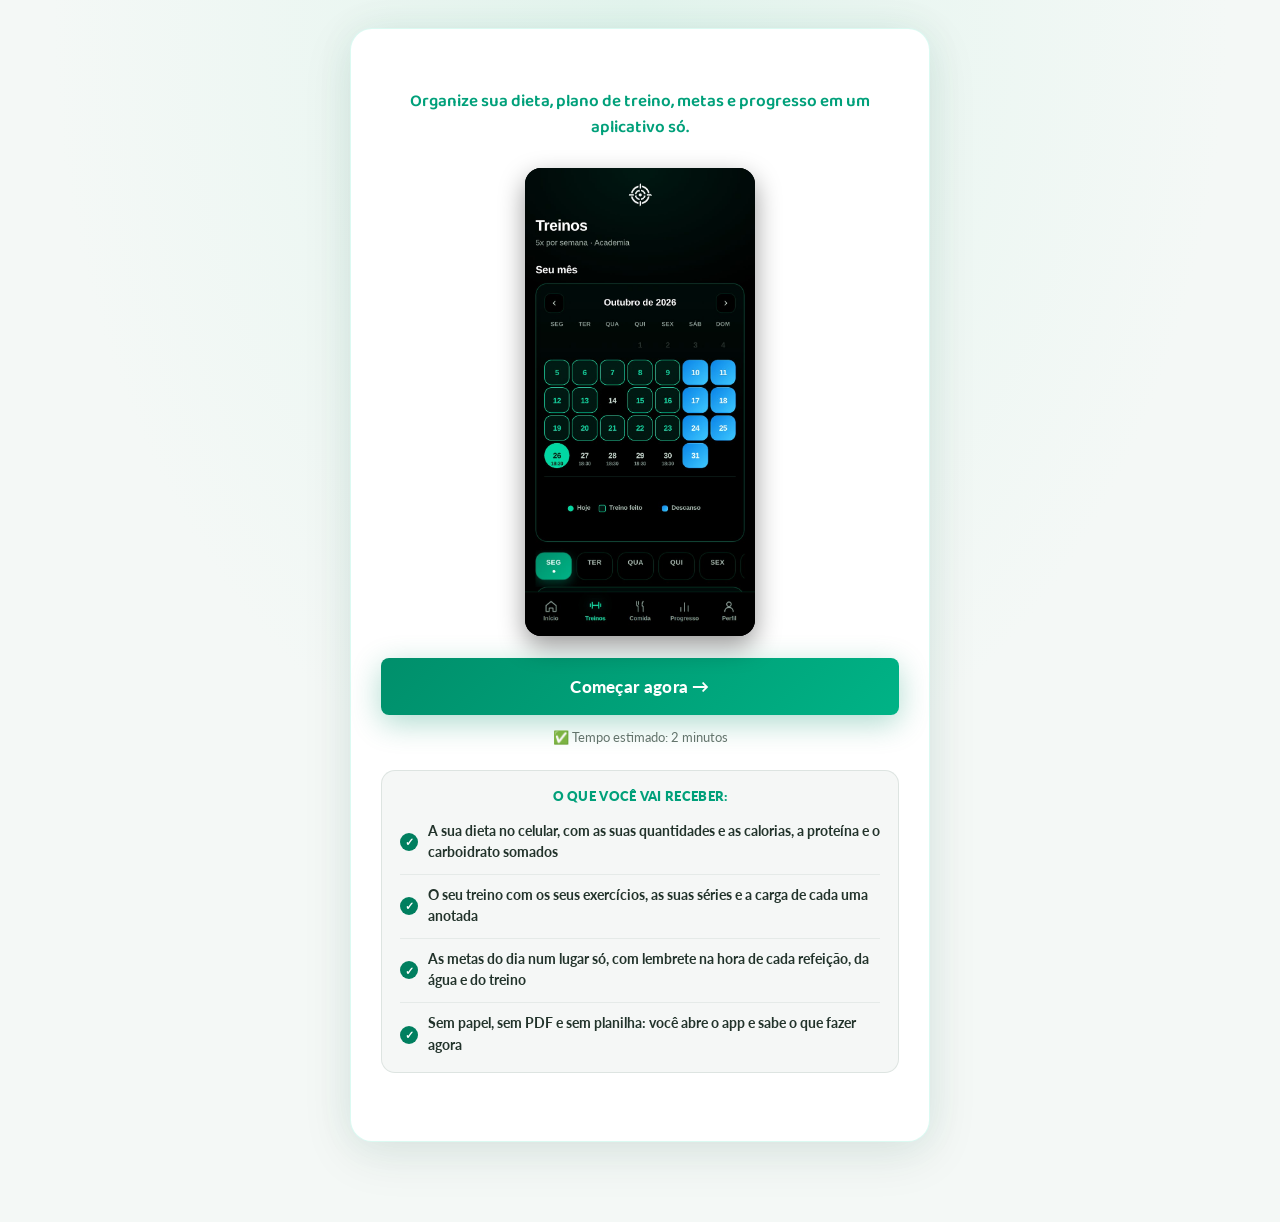
<file: quiz/pratico-claro.html>
<!DOCTYPE html>
<html lang="pt-BR">
<head>
<meta charset="UTF-8" />
<meta name="viewport" content="width=device-width, initial-scale=1.0" />
<title>Focus Fit · Seu plano de dieta e treino organizado</title>
<meta name="facebook-domain-verification" content="1ghqwe79k59bfxj5rarqsz5i6aoug4" />
<!-- Meta Pixel Code -->
<script>
!function(f,b,e,v,n,t,s)
{if(f.fbq)return;n=f.fbq=function(){n.callMethod?
n.callMethod.apply(n,arguments):n.queue.push(arguments)};
if(!f._fbq)f._fbq=n;n.push=n;n.loaded=!0;n.version='2.0';
n.queue=[];t=b.createElement(e);t.async=!0;
t.src=v;s=b.getElementsByTagName(e)[0];
s.parentNode.insertBefore(t,s)}(window, document,'script',
'https://connect.facebook.net/en_US/fbevents.js');
fbq('init', '1021851947333727');
fbq('track', 'PageView');
</script>
<noscript><img height="1" width="1" style="display:none"
src="https://www.facebook.com/tr?id=1021851947333727&ev=PageView&noscript=1"
/></noscript>
<!-- End Meta Pixel Code -->

<!-- ===== Google Analytics 4 (funil do quiz) =====
     Cole aqui o ID de medição da sua propriedade GA4 (formato G-XXXXXXXXXX).
     Enquanto estiver vazio, nada é carregado e o quiz funciona normalmente. -->
<script>
  var GA_ID = '';
  if (GA_ID) {
    var gaTag = document.createElement('script');
    gaTag.async = true;
    gaTag.src = 'https://www.googletagmanager.com/gtag/js?id=' + GA_ID;
    document.head.appendChild(gaTag);
    window.dataLayer = window.dataLayer || [];
    window.gtag = function(){ dataLayer.push(arguments); };
    gtag('js', new Date());
    gtag('config', GA_ID);
  }
</script>
<!-- End GA4 -->
<style>
@import url('https://fonts.googleapis.com/css2?family=Open+Sans:wght@400;600;700;800;900&family=Playfair+Display:wght@400;700;900&family=Lato:wght@300;400;700;900&family=Baloo+2:wght@600;700;800&display=swap');

*{margin:0;padding:0;box-sizing:border-box;}

:root{
  --verde:#007F5F;
  --verde-claro:#00A07A;
  --verde-suave:#e6f7f2;
  --verde-escuro:#004D3A;
  --dourado:#c8973a;
  --dourado-claro:#f5d99a;
  --creme:#fdf9f3;
  --cinza:#4a4a4a;
  --cinza-claro:#f5f5f5;
  --branco:#ffffff;
  --vermelho:#c0574f;
}

html{scroll-behavior:smooth;}

body{
  font-family:'Lato',sans-serif;
  background-color:#f4f8f6;
  background-image:radial-gradient(ellipse at top, #e3f5ee 0%, #f4f8f6 65%);
  background-attachment:fixed;
  background-size:cover;
  background-position:center;
  color:#33433b;
  line-height:1.6;
  min-height:100vh;
}

/* ===== BARRA TOPO ===== */
.topbar{
  background:var(--verde-escuro);
  color:#fff;
  text-align:center;
  padding:12px 16px;
  font-size:13px;
  font-weight:700;
  letter-spacing:.3px;
  position:sticky;
  top:0;
  z-index:50;
  box-shadow:0 2px 12px rgba(0,0,0,.15);
}
.topbar span{opacity:.9;}

/* ===== WRAP ===== */
.wrap{
  max-width:620px;
  margin:0 auto;
  padding:28px 20px 80px;
}

.card-quiz{
  background:#fff;
  border-radius:22px;
  box-shadow:0 12px 50px rgba(16,60,45,.10), 0 0 40px rgba(0,160,122,.05);
  padding:34px 30px;
  position:relative;
  border:1px solid rgba(0,215,162,.14);
}

/* seta de voltar */
.back-btn{position:absolute;left:16px;top:14px;background:none;border:none;color:#6b7c74;font-size:24px;line-height:1;cursor:pointer;padding:4px 8px;z-index:5;transition:color .18s;}
.back-btn:hover{color:var(--verde-claro);}

.brand{text-align:center;margin-bottom:6px;}
.brand-nome{font-family:'Playfair Display',serif;font-size:22px;font-weight:900;color:var(--verde-claro);}
.brand-logo{height:54px;display:block;margin:0 auto;}
.brand-sub{font-size:13px;color:#6b7c74;margin-bottom:20px;text-align:center;}

/* ===== PROGRESSO ===== */
.progress-head{display:flex;justify-content:flex-end;font-size:13px;color:var(--dourado);font-weight:700;margin-bottom:8px;}
.progress-bar{height:7px;background:rgba(16,60,45,.08);border-radius:20px;overflow:hidden;margin-bottom:26px;}
.progress-fill{height:100%;background:linear-gradient(90deg,var(--verde),var(--verde-claro));border-radius:20px;transition:width .5s ease;}

/* ===== PILLS ===== */
.pills{display:flex;flex-wrap:wrap;gap:8px;margin-bottom:18px;}
.pill{background:rgba(0,215,162,.12);border:1px solid rgba(0,215,162,.3);color:var(--verde-claro);font-size:12px;font-weight:700;padding:6px 12px;border-radius:20px;}

/* ===== INSIGHT BOX ===== */
.insight{background:rgba(0,215,162,.1);border-left:4px solid var(--verde-claro);border-radius:8px;padding:14px 16px;font-size:14px;color:#33433b;line-height:1.6;margin-bottom:20px;}
.insight strong{color:var(--verde-claro);}

.echo{font-size:14px;color:#8fa79c;margin-bottom:6px;}

/* ===== PERGUNTA ===== */
.q-title{font-family:'Open Sans',sans-serif;font-size:26px;font-weight:900;color:var(--verde-claro);line-height:1.25;margin-bottom:22px;text-align:center;}

/* ===== OPÇÕES ===== */
.opts{display:flex;flex-direction:column;gap:12px;}
/* variação compacta (perguntas com muitas opções, ex.: múltipla escolha) */
.opts.compact{gap:9px;}
.opts.compact .opt{padding:13px 16px;font-size:14.5px;}
.opts.compact .opt-radio{width:22px;height:22px;}
.q-title.tight{margin-bottom:12px;}
/* variação em grade: 2 opções por linha (abertura do quiz) */
.opts.grid2{display:grid;grid-template-columns:1fr 1fr;gap:10px;}
/* card = foto colada ao botão, os dois arredondados juntos como uma peça só */
.opts.grid2 .idade-card{display:flex;flex-direction:column;border-radius:16px;overflow:hidden;box-shadow:0 6px 18px rgba(0,143,107,.28);transition:all .18s ease;cursor:pointer;}
.opts.grid2 .idade-card:hover{transform:translateY(-2px);box-shadow:0 10px 26px rgba(0,143,107,.38);}
.opts.grid2 .idade-img{width:100%;aspect-ratio:1/1;object-fit:cover;display:block;}
.opts.grid2 .opt{
  padding:15px 14px;font-size:14px;font-weight:500;justify-content:center;text-align:center;gap:10px;
  background:linear-gradient(135deg,#008F6B,#00B386);color:#fff;border-color:transparent;
  border-radius:0;margin:0;
}
.opts.grid2 .opt:hover{transform:none;box-shadow:none;border-color:transparent;}
.opts.grid2 .opt.sel{background:linear-gradient(135deg,#004D3A,#008F6B);border-color:transparent;color:#fff;}
.opts.grid2 .opt-radio{width:20px;height:20px;border-color:rgba(255,255,255,.85);background:rgba(16,60,45,.16);}
.opts.grid2 .opt.sel .opt-radio{border-color:#fff;background:#fff;}
.opts.grid2 .opt.sel .opt-radio::after{color:var(--verde-escuro);font-size:12px;}
.opts.grid2 .idade-card:last-child:nth-child(odd){grid-column:1 / -1;justify-self:center;width:calc(50% - 5px);}
.opt{
  display:flex;align-items:center;gap:14px;
  background:rgba(16,60,45,.04);border:1.5px solid rgba(16,60,45,.1);border-radius:14px;
  padding:17px 18px;font-size:15px;font-weight:600;color:#22332b;
  cursor:pointer;transition:all .18s ease;text-align:left;
}
.opt:hover{border-color:var(--verde-claro);box-shadow:0 6px 20px rgba(0,215,162,.18);transform:translateY(-1px);}
.opt-radio{width:24px;height:24px;border-radius:50%;border:2px solid rgba(16,60,45,.28);flex-shrink:0;display:flex;align-items:center;justify-content:center;transition:all .18s ease;}
.opt.sel{border-color:var(--verde-claro);background:rgba(0,215,162,.16);}
.opt.sel .opt-radio{border-color:var(--verde-claro);background:var(--verde);}
.opt.sel .opt-radio::after{content:'✓';color:#fff;font-size:13px;font-weight:700;}

/* variação com foto colada à esquerda de cada opção (lista vertical) */
.opts.photo .opt-row{display:flex;align-items:stretch;border-radius:14px;overflow:hidden;box-shadow:0 4px 14px rgba(0,0,0,.06);cursor:pointer;transition:all .18s ease;}
.opts.photo .opt-row:hover{transform:translateY(-1px);box-shadow:0 8px 20px rgba(0,215,162,.18);}
.opts.photo .opt-row-img{width:84px;flex-shrink:0;object-fit:cover;display:block;}
.opts.photo .opt-row .opt{flex:1;border:none;border-radius:0;box-shadow:none;}
.opts.photo .opt-row .opt:hover{transform:none;box-shadow:none;border-color:transparent;}

/* ===== BOTÕES ===== */
.btn{
  display:block;width:100%;text-align:center;
  background:linear-gradient(135deg,#008F6B,#00B386);
  color:#fff;font-family:'Lato',sans-serif;font-size:17px;font-weight:900;
  border:none;border-radius:50px;padding:18px 28px;cursor:pointer;text-decoration:none;
  box-shadow:0 8px 30px rgba(0,143,107,.32);transition:transform .2s,box-shadow .2s;letter-spacing:.3px;
}
.btn:hover{transform:translateY(-2px);box-shadow:0 12px 40px rgba(0,143,107,.45);}
.btn-ghost{background:rgba(16,60,45,.04);color:var(--verde-claro);border:1.5px solid rgba(16,60,45,.12);box-shadow:none;margin-top:12px;}
.btn-ghost:hover{background:rgba(16,60,45,.07);box-shadow:none;}

/* ===== INPUT DE TEXTO (nome) ===== */
.text-input{width:100%;border:1.5px solid rgba(16,60,45,.12);border-radius:14px;padding:16px 18px;font-size:16px;font-family:'Lato',sans-serif;color:#10201a;background:rgba(16,60,45,.05);margin-bottom:14px;outline:none;transition:border-color .18s,box-shadow .18s;}
.text-input:focus{border-color:var(--verde-claro);box-shadow:0 6px 20px rgba(0,215,162,.18);}
.text-input::placeholder{color:#6f8579;}

/* ===== RÉGUA (peso / altura) ===== */
.ruler-sub{font-size:14px;color:#8fa79c;margin:-8px 0 18px;}
.unit-toggle{display:inline-flex;background:rgba(16,60,45,.06);border-radius:30px;padding:4px;margin-bottom:6px;}
.unit-toggle .ut{border:none;background:transparent;color:#8fa79c;font-weight:800;font-size:14px;padding:8px 26px;border-radius:24px;cursor:pointer;transition:all .18s;}
.unit-toggle .ut.active{background:var(--verde);color:#fff;box-shadow:0 4px 14px rgba(0,143,107,.3);}
.ruler-val{font-family:'Playfair Display',serif;font-size:46px;font-weight:900;color:var(--verde-claro);margin:16px 0 6px;line-height:1;}
.ruler-val small{font-size:20px;color:var(--verde-claro);margin-left:3px;font-weight:700;}
.ruler-track{position:relative;height:52px;margin:6px 6px 0;}
.ruler-line{position:absolute;left:0;right:0;bottom:16px;height:2px;background:rgba(16,60,45,.15);}
.ruler-ticks{position:absolute;left:0;right:0;bottom:16px;height:26px;display:flex;justify-content:space-between;align-items:flex-end;pointer-events:none;}
.ruler-ticks .tk{width:1px;height:12px;background:rgba(255,255,255,.2);}
.ruler-ticks .tk.maj{height:24px;width:2px;background:rgba(255,255,255,.35);}
.ruler-pointer{position:absolute;top:0;bottom:16px;width:3px;background:var(--verde-claro);transform:translateX(-50%);pointer-events:none;border-radius:2px;transition:left .05s linear;}
.ruler-pointer::after{content:'';position:absolute;bottom:-11px;left:50%;transform:translateX(-50%);border-left:8px solid transparent;border-right:8px solid transparent;border-top:12px solid var(--verde-claro);}
.ruler-input{position:absolute;left:0;right:0;top:0;width:100%;height:100%;margin:0;opacity:0;cursor:grab;z-index:5;-webkit-appearance:none;appearance:none;background:transparent;}
.ruler-input:active{cursor:grabbing;}
.ruler-input::-webkit-slider-thumb{-webkit-appearance:none;width:40px;height:52px;background:transparent;cursor:grab;}
.ruler-input::-moz-range-thumb{width:40px;height:52px;border:none;background:transparent;cursor:grab;}
.ruler-labels{display:flex;justify-content:space-between;font-size:13px;color:#8fa79c;font-weight:700;margin-top:6px;}

/* ===== INTRO ===== */
.intro-badge{display:inline-block;background:rgba(0,215,162,.14);color:var(--verde-claro);font-size:12px;font-weight:800;letter-spacing:1.5px;text-transform:uppercase;padding:7px 18px;border-radius:20px;margin-bottom:22px;}
.intro-h1{font-family:'Open Sans',sans-serif;font-size:32px;font-weight:900;color:var(--verde-claro);line-height:1.25;margin-bottom:16px;text-align:center;}
.intro-h1 span{color:var(--verde-claro);}
.intro-sub{font-size:16px;color:#5f6f68;text-align:center;line-height:1.65;margin-bottom:26px;}
.hero-h1{font-family:'Baloo 2',sans-serif;font-size:30px;font-weight:800;color:var(--verde-claro);line-height:1.25;text-align:center;margin-bottom:18px;}
.hero-sub{font-family:'Baloo 2',sans-serif;font-size:17px;font-weight:600;color:var(--verde-claro);line-height:1.55;text-align:center;margin:20px 0 22px;}
.intro-secure{text-align:center;font-size:12px;color:#98a89f;margin-top:12px;}

/* ===== INTERSTICIAL ===== */
.inter-badge{display:flex;align-items:center;gap:12px;margin-bottom:16px;}
.inter-badge .ic{width:38px;height:38px;border-radius:50%;background:var(--verde-escuro);color:#fff;display:flex;align-items:center;justify-content:center;font-size:18px;flex-shrink:0;}
.inter-badge .tt{font-size:12px;font-weight:800;letter-spacing:1.2px;text-transform:uppercase;color:var(--verde-escuro);line-height:1.3;}
.inter-text{font-size:16px;color:#4a5c53;line-height:1.7;margin-bottom:14px;}
.inter-text strong{color:var(--verde);}
.inter-text .red{color:var(--vermelho);font-weight:700;}
.inter-mini{font-size:13px;color:#9aaaa2;margin-bottom:22px;}

/* ===== ANALISANDO ===== */
.analise-title{text-align:center;font-size:13px;font-weight:800;letter-spacing:1.5px;text-transform:uppercase;color:var(--verde-claro);margin-bottom:26px;}
.analise-list{display:flex;flex-direction:column;gap:16px;}
.analise-item{display:flex;align-items:center;gap:14px;font-size:15px;color:#9aaaa2;font-weight:600;opacity:.5;transition:all .4s ease;}
.analise-item .ic{width:28px;height:28px;border-radius:50%;border:2px solid #d5e2db;flex-shrink:0;display:flex;align-items:center;justify-content:center;font-size:13px;}
.analise-item.done{opacity:1;color:var(--verde-escuro);}
.analise-item.done .ic{background:var(--verde-escuro);border-color:var(--verde-escuro);color:#fff;}

/* ===== HISTÓRIA ===== */
.hist-avatar{width:82px;height:82px;border-radius:50%;margin:0 auto 12px;overflow:hidden;border:4px solid #fff;box-shadow:0 6px 20px rgba(0,0,0,.12);}
.hist-avatar img{width:100%;height:100%;object-fit:cover;}
.hist-tagline{font-family:'Playfair Display',serif;font-style:italic;font-size:17px;color:var(--verde-escuro);text-align:center;margin-bottom:14px;line-height:1.4;}
.hist-tag{display:block;width:max-content;margin:0 auto 10px;background:var(--verde-escuro);color:#fff;font-size:11px;font-weight:800;letter-spacing:1.5px;text-transform:uppercase;padding:5px 14px;border-radius:20px;}
.hist-nome{text-align:center;font-weight:900;font-size:16px;color:var(--cinza);}
.hist-info{text-align:center;font-size:13px;color:#9aaaa2;margin-bottom:6px;}
.hist-stars{text-align:center;color:#f5a623;font-size:16px;letter-spacing:2px;margin-bottom:16px;}
.hist-quote{font-size:14.5px;color:#556a60;line-height:1.7;font-style:italic;text-align:center;margin-bottom:18px;}
.hist-result{display:flex;align-items:center;gap:12px;justify-content:center;background:var(--verde);color:#fff;border-radius:12px;padding:14px 18px;font-size:14px;font-weight:700;line-height:1.4;margin-bottom:22px;}
.hist-result .ic{width:26px;height:26px;border-radius:50%;background:rgba(255,255,255,.25);display:flex;align-items:center;justify-content:center;flex-shrink:0;font-size:13px;}
.hist-pergunta{text-align:center;font-weight:700;color:var(--cinza);margin-bottom:14px;}

/* ===== MINI-VSL / VÍDEO PLACEHOLDER ===== */
.vsl-tag{display:block;width:max-content;margin:0 auto 14px;background:#fdecec;color:var(--vermelho);font-size:11px;font-weight:800;letter-spacing:1.5px;text-transform:uppercase;padding:6px 16px;border-radius:20px;}
.vsl-ask{font-family:'Playfair Display',serif;font-size:22px;font-weight:900;color:var(--verde-escuro);text-align:center;line-height:1.3;margin-bottom:20px;}
.vsl-ask span{color:var(--verde-claro);}
.video-box{position:relative;border-radius:16px;overflow:hidden;margin-bottom:18px;background:linear-gradient(135deg,var(--verde-suave),#d3eee5);border:1px solid #d6ece5;aspect-ratio:16/9;display:flex;flex-direction:column;align-items:center;justify-content:center;text-align:center;padding:20px;}
.video-box .play{width:66px;height:66px;border-radius:50%;background:var(--verde);color:#fff;display:flex;align-items:center;justify-content:center;font-size:26px;margin-bottom:14px;box-shadow:0 8px 30px rgba(0,143,107,.4);animation:pulse 2.2s ease-in-out infinite;}
.video-box .vlabel{font-size:12px;font-weight:800;letter-spacing:1.5px;text-transform:uppercase;color:var(--verde);}
.video-box .vname{font-family:'Playfair Display',serif;font-size:16px;font-weight:700;color:var(--verde-escuro);margin-top:6px;}
.video-box .vhint{font-size:11px;color:#9aaaa2;margin-top:8px;font-style:italic;}

/* roteiro visível (substitui o vídeo por enquanto) */
.roteiro{background:#f2faf7;border:1px solid #d6ece5;border-radius:14px;padding:20px;margin-bottom:20px;}
.roteiro h4{font-family:'Lato',sans-serif;font-size:14px;color:var(--verde);margin-bottom:12px;letter-spacing:.3px;font-weight:900;}
.roteiro p{font-size:14.5px;color:#556a60;line-height:1.7;margin-bottom:12px;}
.roteiro p:last-child{margin-bottom:0;}
.roteiro strong{color:var(--verde-escuro);}
.roteiro .red{color:var(--vermelho);font-weight:700;}

/* ===== PRÉ-PITCH (antes x depois) ===== */
.pp-h{font-family:'Playfair Display',serif;font-size:24px;font-weight:900;color:var(--verde-escuro);text-align:center;line-height:1.3;margin-bottom:8px;}
.pp-h span{color:var(--verde-claro);}
.pp-sub{text-align:center;font-size:14px;color:#7d9488;margin-bottom:24px;}

/* antes/depois */
.ad-grid{display:grid;grid-template-columns:1fr 1fr;gap:14px;}
.res-ad-grid{display:grid;grid-template-columns:1fr 1fr;gap:14px;}
.ad-col{background:#fff;border-radius:14px;padding:20px;border:1px solid #e4ede9;}
.ad-col.antes{border-top:3px solid #e07a7a;}
.ad-col.depois{border-top:3px solid var(--verde-claro);}
.ad-col h4{font-size:12px;font-weight:800;letter-spacing:1px;text-transform:uppercase;margin-bottom:14px;color:var(--cinza);}
.ad-col.antes h4{color:var(--vermelho);}
.ad-col.depois h4{color:var(--verde);}
.ad-col li{list-style:none;font-size:13px;color:#66756f;padding:6px 0;display:flex;gap:8px;align-items:flex-start;line-height:1.5;}
.ad-col.antes li::before{content:'✕';color:#e07a7a;font-weight:800;flex-shrink:0;}
.ad-col.depois li::before{content:'✓';color:var(--verde-claro);font-weight:800;flex-shrink:0;}
.ad-note{text-align:center;font-size:12px;color:#5f6f68;margin-top:14px;font-style:italic;}

/* ===== OFERTA REVELAR ===== */
.rev-badge{display:block;width:max-content;margin:0 auto 16px;background:var(--verde-escuro);color:#fff;font-size:11px;font-weight:800;letter-spacing:1.5px;text-transform:uppercase;padding:6px 16px;border-radius:20px;}
.rev-lead{text-align:center;font-size:15px;color:#4a5c53;line-height:1.65;margin-bottom:22px;}
.rev-lead strong{color:var(--verde-escuro);}
.rev-tap{background:linear-gradient(135deg,var(--verde),#00B386);border-radius:16px;padding:26px 20px;text-align:center;color:#fff;cursor:pointer;box-shadow:0 10px 34px rgba(0,143,107,.32);transition:transform .2s;margin-bottom:18px;animation:pulse 2.4s ease-in-out infinite;}
.rev-tap:hover{transform:translateY(-2px);}
.rev-tap .big{font-family:'Playfair Display',serif;font-size:22px;font-weight:900;line-height:1.3;}
.rev-tap .small{font-size:13px;opacity:.9;margin-top:6px;}
@keyframes pulse{0%,100%{box-shadow:0 10px 34px rgba(0,143,107,.32);}50%{box-shadow:0 14px 44px rgba(0,143,107,.55);}}

.reserva{display:flex;align-items:center;justify-content:center;gap:10px;background:#eef7f4;border-radius:12px;padding:12px;font-size:14px;color:var(--verde-escuro);font-weight:700;margin-bottom:20px;}
.reserva .t{font-variant-numeric:tabular-nums;}
.rev-secure{text-align:center;font-size:12px;color:#5f6f68;margin-top:16px;}

/* ===== PREÇO ===== */
.price-box{background:linear-gradient(150deg,var(--verde-escuro),var(--verde));border-radius:18px;padding:28px 24px;text-align:center;color:#fff;margin-bottom:18px;}
.price-box .label{font-size:12px;font-weight:800;letter-spacing:1.5px;text-transform:uppercase;opacity:.85;}
.price-box .val{font-family:'Playfair Display',serif;font-size:56px;font-weight:900;line-height:1;margin:6px 0;}
.price-box .val sup{font-size:24px;}
.price-box .de{font-size:14px;opacity:.75;text-decoration:line-through;}
.price-box .off{display:inline-block;background:var(--verde-claro);color:#fff;font-size:12px;font-weight:800;padding:4px 14px;border-radius:20px;margin-top:10px;letter-spacing:.5px;}
.price-just{font-size:13px;color:#7d9488;line-height:1.6;text-align:center;margin-bottom:18px;}
.price-just strong{color:var(--verde);}

/* ===== TOAST ===== */
.toast{position:fixed;left:50%;bottom:18px;transform:translateX(-50%);background:#fff;border:1px solid #e2ece7;border-radius:14px;box-shadow:0 8px 30px rgba(0,0,0,.14);padding:12px 16px;display:flex;align-items:center;gap:10px;max-width:340px;width:calc(100% - 40px);font-size:13px;color:var(--cinza);z-index:40;animation:slideUp .5s ease;}
.toast .ic{font-size:18px;}
.toast .x{margin-left:auto;color:#bbb;cursor:pointer;font-size:16px;background:none;border:none;}
.toast b{color:var(--verde);}
@keyframes slideUp{from{opacity:0;transform:translate(-50%,20px);}to{opacity:1;transform:translate(-50%,0);}}

/* ===== NOTIFICAÇÃO DE VENDA ===== */

/* ===== FADE ===== */
.fade{animation:fade .4s ease;}
@keyframes fade{from{opacity:0;transform:translateY(12px);}to{opacity:1;transform:translateY(0);}}

/* =========================================================
   PÁGINA FINAL (RESULTADO) — estilo da landing
   ========================================================= */
.result{max-width:900px;margin:0 auto;padding:0 0 40px;}
.result .container{max-width:760px;margin:0 auto;padding:0 22px;}
.res-hero{background:rgba(255,255,255,.94);border-radius:22px;box-shadow:0 12px 50px rgba(0,77,58,.14);padding:34px 30px;text-align:center;margin:28px 20px 24px;}
.res-hero .kicker{font-size:12px;font-weight:800;letter-spacing:1.5px;text-transform:uppercase;color:var(--verde-claro);margin-bottom:12px;}
.res-hero h1{font-family:'Playfair Display',serif;font-size:28px;font-weight:900;color:var(--verde-escuro);line-height:1.3;margin-bottom:14px;}
.res-hero h1 span{color:var(--verde-claro);}
.res-hero p{font-size:15px;color:#5f6f68;line-height:1.65;max-width:560px;margin:0 auto;}
.res-socialbar{display:flex;align-items:center;justify-content:center;gap:10px;background:rgba(255,255,255,.9);border-radius:14px;padding:12px 16px;margin:0 20px 30px;font-size:13px;color:var(--cinza);font-weight:600;box-shadow:0 4px 20px rgba(0,77,58,.08);}
.res-socialbar b{color:var(--verde);}
.live-count{display:inline-block;font-weight:800;color:var(--verde);min-width:20px;text-align:center;transition:transform .25s ease,color .25s ease;}
.live-count.bump{transform:scale(1.35);color:var(--verde-claro);}

.res-section{padding:26px 0;}
.res-h2{font-family:'Playfair Display',serif;font-size:26px;font-weight:900;color:var(--verde-escuro);text-align:center;line-height:1.3;margin-bottom:8px;}
.res-h2 span{color:var(--verde-claro);}
.res-sub{text-align:center;font-size:14px;color:#6f807a;margin-bottom:26px;}

.mod-card{background:#fff;border-radius:14px;border:1px solid #e4ede9;padding:20px 22px;margin-bottom:12px;box-shadow:0 2px 14px rgba(0,143,107,.06);}
.mod-head{display:flex;align-items:center;gap:14px;}
.mod-num{width:38px;height:38px;border-radius:10px;flex-shrink:0;background:linear-gradient(135deg,var(--verde),#00B386);color:#fff;font-family:'Playfair Display',serif;font-weight:900;font-size:16px;display:flex;align-items:center;justify-content:center;}
.mod-head h3{font-family:'Playfair Display',serif;font-size:16px;color:var(--verde-escuro);}
.mod-card p{font-size:13.5px;color:#66756f;line-height:1.65;margin-top:12px;}
.mod-result{background:var(--verde-suave);border-radius:8px;padding:10px 14px;margin-top:12px;font-size:12.5px;color:var(--verde);font-weight:700;}
.mod-result::before{content:'✓ Resultado: ';}

/* ===== PROVA CIENTÍFICA (mesma da landing) ===== */
.prova-numero{font-family:'Playfair Display',serif;font-size:72px;font-weight:900;color:#ff6f61;line-height:1;margin-bottom:6px;text-align:center;}
.prova-numero-legenda{font-size:15.5px;color:#5f6f68;max-width:420px;margin:0 auto 26px;line-height:1.6;text-align:center;}
.prova-noticia{max-width:620px;margin:0 auto;background:#fff;border:1px solid #e4e4e4;border-radius:16px;overflow:hidden;box-shadow:0 8px 32px rgba(0,0,0,.10);}
.prova-noticia img{width:100%;height:auto;display:block;}
.prova-fonte{font-size:11.5px;color:#999;padding:12px 16px;text-align:left;border-top:1px solid #f0f0f0;line-height:1.6;}
.prova-texto{max-width:620px;margin:26px auto 0;font-size:16px;line-height:1.75;color:var(--cinza);text-align:left;}

/* ===== PROJEÇÃO (tela final, depois de recursos) ===== */
.proj-chart-tt{font-size:12.5px;font-weight:800;color:var(--verde-escuro);text-align:center;margin:26px 0 8px;}
.proj-chart-wrap{position:relative;width:100%;aspect-ratio:320/170;}
.proj-chart-wrap svg{position:absolute;inset:0;width:100%;height:100%;display:block;}
.proj-chart-label{position:absolute;transform:translate(-50%,-100%);background:#fff;border:1.5px solid #e2ece7;border-radius:8px;padding:3px 7px;font-size:9px;font-weight:800;white-space:nowrap;box-shadow:0 2px 6px rgba(0,0,0,.10);}
.proj-chart-days{position:relative;height:14px;margin:4px 0 10px;}
.proj-chart-day{position:absolute;transform:translateX(-50%);font-size:9.5px;color:#8a9a92;font-weight:700;white-space:nowrap;}
.proj-compare{display:grid;grid-template-columns:1fr 1fr;gap:10px;margin:22px 0;}
.proj-compare-col{border-radius:14px;padding:14px 12px;}
.proj-compare-img{width:100%;aspect-ratio:3/4;object-fit:cover;object-position:top center;border-radius:10px;display:block;margin-bottom:10px;}
.proj-compare-col.ruim{background:rgba(192,87,79,.14);}
.proj-compare-col.bom{background:rgba(0,215,162,.12);}
.proj-compare-col h5{font-size:12.5px;font-weight:900;margin:0 0 8px;text-align:center;}
.proj-compare-col.ruim h5{color:var(--vermelho);}
.proj-compare-col.bom h5{color:var(--verde-escuro);}
.proj-compare-col ul{list-style:none;padding:0;margin:0;font-size:12px;color:#33433b;line-height:1.6;}
.proj-compare-col li{margin-bottom:6px;}
.glp-metric{margin-bottom:10px;}
.glp-metric:last-child{margin-bottom:0;}
.glp-metric-top{display:flex;justify-content:space-between;font-size:10.5px;font-weight:700;color:#4a4a4a;margin-bottom:4px;}
.glp-metric-top .val{font-weight:900;}
.proj-compare-col.ruim .glp-metric-top .val{color:var(--vermelho);}
.proj-compare-col.bom .glp-metric-top .val{color:var(--verde-escuro);}
.glp-bar{height:7px;border-radius:10px;background:#fff;overflow:hidden;}
.glp-bar-fill{height:100%;border-radius:10px;}
.proj-compare-col.ruim .glp-bar-fill{background:linear-gradient(90deg,#e05a4e,#f0a05a);}
.proj-compare-col.bom .glp-bar-fill{background:linear-gradient(90deg,var(--verde-escuro),var(--verde-claro));}
.prova-texto p{margin-bottom:14px;}
.prova-texto p:last-child{margin-bottom:0;}
@media(max-width:768px){.prova-numero{font-size:58px;}.prova-texto{font-size:15px;}}

/* tabela "quanto vale destravar" */
.valor-box{background:rgba(16,60,45,.04);border:1px solid rgba(16,60,45,.1);border-radius:16px;padding:8px 22px;margin-top:8px;box-shadow:0 2px 14px rgba(0,0,0,.2);}
.valor-row{display:flex;justify-content:space-between;align-items:center;gap:12px;padding:14px 0;border-bottom:1px solid rgba(16,60,45,.08);font-size:14px;}
.valor-row:last-child{border-bottom:none;}
.valor-row .lbl{color:#22332b;font-weight:700;}
.valor-row .num{color:var(--vermelho);font-weight:800;white-space:nowrap;}
.valor-row.total{background:#fbf1f0;margin:0 -22px;padding:16px 22px;border-radius:12px;}
.valor-nota{text-align:center;font-size:13px;color:#7d9488;margin-top:16px;line-height:1.7;}
.valor-nota .red{color:var(--vermelho);font-weight:700;}

/* decisão (2 opções) */
.dec-grid{display:grid;grid-template-columns:1fr 1fr;gap:16px;margin-top:8px;}
.dec-col{border-radius:16px;padding:24px 20px;text-align:center;font-size:13.5px;line-height:1.6;}
.dec-col .dt{font-size:12px;font-weight:800;letter-spacing:1.5px;text-transform:uppercase;margin-bottom:12px;}
.dec-col.op1{background:#fff;border:1px solid #e4ede9;color:#66756f;}
.dec-col.op1 .dt{color:var(--vermelho);}
.dec-col.op2{background:var(--verde-suave);border:1px solid var(--verde-claro);color:#3a5a4c;box-shadow:0 6px 24px rgba(0,215,162,.18);}
.dec-col.op2 .dt{color:var(--verde);}

/* depoimentos */
.dep-carousel{overflow:hidden;padding:6px 0 16px;}
.dep-track{display:flex;gap:16px;width:max-content;padding:0 8px;animation:dep-scroll 34s linear infinite;}
.dep-track:hover{animation-play-state:paused;}
@keyframes dep-scroll{0%{transform:translateX(0);}100%{transform:translateX(-50%);}}
.dep-c{background:#fff;border-radius:18px;border:1px solid #e4ede9;padding:22px 20px;min-width:270px;max-width:270px;box-shadow:0 4px 20px rgba(0,143,107,.08);display:flex;flex-direction:column;text-align:center;}
.dep-c img{width:64px;height:64px;border-radius:50%;object-fit:cover;margin:0 auto 10px;border:3px solid var(--verde-suave);}
.dep-c .n{font-weight:900;font-size:14px;color:var(--cinza);}
.dep-c .id{font-size:12px;color:#5f6f68;margin-bottom:6px;}
.dep-c .st{color:#f5a623;font-size:14px;letter-spacing:2px;margin-bottom:10px;}
.dep-c .qt{font-style:italic;font-weight:700;font-size:13.5px;color:var(--verde);margin-bottom:8px;line-height:1.45;}
.dep-c .tx{font-size:12.5px;color:#66756f;line-height:1.6;text-align:left;}

/* quem é (expert) */
.quem{background:rgba(255,255,255,.9);border-radius:18px;padding:30px 24px;text-align:center;box-shadow:0 4px 20px rgba(0,77,58,.08);}
.quem .foto{width:150px;height:150px;border-radius:50%;border:4px solid var(--verde-claro);box-shadow:0 0 34px rgba(0,215,162,.4);margin:0 auto 20px;display:flex;align-items:center;justify-content:center;background:var(--verde-suave);font-family:'Playfair Display',serif;font-size:34px;font-weight:900;color:var(--verde);line-height:1.05;}
.quem h3{font-family:'Playfair Display',serif;font-size:22px;color:var(--verde-escuro);margin-bottom:12px;}
.quem h3 span{color:var(--verde-claro);}
.quem p{font-size:14px;color:#5f6f68;line-height:1.75;max-width:520px;margin:0 auto;}
.quem p span{color:var(--verde);font-weight:700;}

/* garantia img */
.gar-img{max-width:500px;width:92%;border-radius:16px;display:block;margin:0 auto;}

/* oferta final */
.oferta-final{background:#fff;border-radius:22px;box-shadow:0 12px 50px rgba(0,0,0,.12);padding:34px 28px;max-width:460px;margin:0 auto;text-align:center;position:relative;overflow:hidden;border:1px solid #eadfce;}
.oferta-final::before{content:'';position:absolute;top:0;left:0;right:0;height:5px;background:var(--verde);}
.oferta-final .ot{font-family:'Playfair Display',serif;font-size:22px;color:var(--verde-escuro);margin-bottom:18px;}
.of-item{display:flex;align-items:flex-start;gap:9px;padding:7px 0;font-size:13.5px;color:#556a60;border-bottom:1px solid #f0f5f2;text-align:left;}
.of-item:last-of-type{border-bottom:none;}
.of-item .ic{width:19px;height:19px;border-radius:50%;background:var(--verde);color:#fff;font-size:10px;display:flex;align-items:center;justify-content:center;flex-shrink:0;margin-top:2px;}
.of-item .nm{flex:1;}
.of-item .pr{flex-shrink:0;color:var(--verde-claro);text-decoration:line-through;font-weight:700;font-size:12.5px;}
.of-block{text-align:left;font-size:11px;font-weight:800;letter-spacing:1.2px;text-transform:uppercase;color:var(--verde);margin:16px 0 4px;}
.of-block.bonus{color:var(--dourado);}
.of-de{font-size:15px;color:#5f6f68;text-decoration:line-through;margin-top:20px;}
.of-por{font-size:12px;font-weight:800;letter-spacing:1px;text-transform:uppercase;color:var(--verde-claro);margin-top:6px;}
.of-val{font-family:'Playfair Display',serif;font-size:48px;font-weight:900;color:var(--verde-escuro);line-height:1;margin:4px 0;}
.of-avista{font-size:14px;color:#62736b;margin-bottom:22px;}
.of-secure{font-size:12px;color:#5f6f68;margin-top:12px;}

/* faq */
.faq details{background:#fff;border-radius:12px;margin-bottom:10px;border:1px solid #e4ede9;overflow:hidden;}
.faq summary{padding:16px 20px;font-size:14.5px;font-weight:700;color:var(--cinza);cursor:pointer;display:flex;justify-content:space-between;align-items:center;list-style:none;gap:12px;}
.faq summary::-webkit-details-marker{display:none;}
.faq summary::after{content:'+';font-size:22px;color:var(--verde);font-weight:300;flex-shrink:0;transition:transform .3s;}
.faq details[open] summary::after{transform:rotate(45deg);}
.faq .a{padding:0 20px 18px;font-size:13.5px;color:#66756f;line-height:1.7;}

/* faq da tela de projeção (fundo escuro do card-quiz, não o fundo claro do .faq acima) */
.faq-escuro details{background:rgba(16,60,45,.04);border:1px solid rgba(16,60,45,.1);border-radius:12px;margin-bottom:10px;overflow:hidden;}
.faq-escuro summary{padding:15px 18px;font-size:14px;font-weight:700;color:#10201a;cursor:pointer;display:flex;justify-content:space-between;align-items:center;list-style:none;gap:12px;}
.faq-escuro summary::-webkit-details-marker{display:none;}
.faq-escuro summary::after{content:'+';font-size:20px;color:var(--verde-claro);font-weight:300;flex-shrink:0;transition:transform .3s;}
.faq-escuro details[open] summary::after{transform:rotate(45deg);}
.faq-escuro .a{padding:0 18px 16px;font-size:13px;color:#62736b;line-height:1.65;}

.res-footer{text-align:center;padding:30px 20px;font-size:12px;color:#62736b;line-height:1.7;}

/* ===== DIAGNÓSTICO (IMC + sinais) ===== */
.diag-imc{text-align:center;margin:22px 0 6px;}
.diag-imc-tt{font-family:'Playfair Display',serif;font-size:19px;color:var(--verde-escuro);font-weight:900;}
.diag-imc-val{font-size:14px;color:var(--cinza);margin:8px 0 4px;}
.diag-imc-val strong{color:var(--verde-escuro);}
.diag-imc-zona{font-weight:800;}
.diag-bar-wrap{margin:34px 6px 0;}
.diag-bar{position:relative;height:24px;display:flex;border-radius:20px;overflow:visible;}
.diag-bar .z{flex:1;height:100%;}
.diag-bar .z:first-child{border-radius:20px 0 0 20px;}
.diag-bar .z:last-child{border-radius:0 20px 20px 0;}
.diag-bar .z1{background:#bcd3f0;}
.diag-bar .z2{background:#bde8dc;}
.diag-bar .z3{background:#f5db8e;}
.diag-bar .z4{background:#e7a6a0;}
.diag-pointer{position:absolute;top:-32px;transform:translateX(-50%);background:var(--verde-escuro);color:#fff;font-size:11px;font-weight:800;padding:5px 9px;border-radius:8px;white-space:nowrap;z-index:2;}
.diag-pointer::after{content:'';position:absolute;bottom:-5px;left:50%;transform:translateX(-50%);border-left:5px solid transparent;border-right:5px solid transparent;border-top:6px solid var(--verde-escuro);}
.diag-labels{display:flex;font-size:10.5px;color:#9aaaa2;font-weight:700;margin:8px 0 4px;}
.diag-labels span{flex:1;text-align:center;}
.lib-box{text-align:center;margin:18px 0 14px;}
.lib-label{font-size:11.5px;font-weight:800;letter-spacing:1px;text-transform:uppercase;color:var(--verde);}
.lib-pct{font-family:'Open Sans',sans-serif;font-size:42px;font-weight:900;color:var(--verde-escuro);line-height:1;margin:6px 0 10px;font-variant-numeric:tabular-nums;}
.lib-bar{height:11px;background:#e3ede8;border-radius:20px;overflow:hidden;}
.lib-fill{height:100%;width:0;background:linear-gradient(90deg,var(--verde-escuro),var(--verde-claro));border-radius:20px;}
.meta-img{border:2px dashed #cdddd4;border-radius:14px;background:#f2faf7;color:#9aaaa2;font-size:13px;padding:46px 16px;margin:0 0 18px;}
.causa-box{background:#fdecec;border-radius:14px;padding:16px 18px;margin:16px 0;}
.causa-box h4{color:var(--vermelho);font-size:14.5px;line-height:1.35;margin-bottom:8px;}
.causa-box p{font-size:13.5px;color:#8a5f5c;margin:0;}
.diag-hl{background:var(--vermelho);color:#fff;font-weight:800;padding:1px 5px;border-radius:4px;}
.diag-chart{background:#fff;border:1px solid #e4ede9;border-radius:14px;padding:18px 16px 14px;margin:18px 0;text-align:center;box-shadow:0 2px 14px rgba(0,143,107,.06);}
.diag-chart-leg{display:flex;justify-content:center;gap:18px;flex-wrap:wrap;margin-top:8px;font-size:12px;color:#66756f;font-weight:700;}
.diag-chart-leg i{display:inline-block;width:14px;height:4px;border-radius:3px;vertical-align:middle;margin-right:5px;}
.diag-chart-leg .dg{background:var(--verde);}
.diag-chart-leg .dr{background:#d3bdbb;}
.diag-aviso{background:#fbf3e3;border-left:4px solid var(--dourado);border-radius:8px;padding:14px 16px;font-size:13px;color:#6a5a3a;line-height:1.6;margin:18px 0;}
.diag-aviso strong{color:var(--verde-escuro);}
.alerta-box{background:#fdecec;border-radius:14px;padding:18px 20px;margin:16px 0;}
.alerta-box h4{color:var(--vermelho);font-size:15px;margin-bottom:12px;display:flex;align-items:center;gap:8px;}
.alerta-box .it{font-size:13.5px;color:#8a5f5c;padding:5px 0;display:flex;gap:9px;align-items:flex-start;line-height:1.55;}
.alerta-box .it::before{content:'✕';color:var(--vermelho);font-weight:900;flex-shrink:0;}
.solucao-box{background:none;border:none;border-radius:0;padding:0;margin:22px 0;}
.solucao-box h4{color:#10201a;font-size:20px;font-weight:900;margin-bottom:10px;line-height:1.35;display:flex;gap:9px;align-items:flex-start;justify-content:center;text-align:center;}
.solucao-box p{font-size:13.5px;color:#46564e;line-height:1.65;}
.solucao-box p strong{color:var(--verde-claro);}

@media(max-width:600px){
  .intro-h1{font-size:26px;}
  .q-title{font-size:22px;}
  .card-quiz{padding:26px 20px;}
  .res-hero h1{font-size:23px;}
  .res-h2{font-size:22px;}
  .ad-grid,.res-ad-grid,.dec-grid{grid-template-columns:1fr;}
  .of-val{font-size:42px;}
  .vsl-ask{font-size:20px;}
}

/* ===== POP-UP DE SAÍDA (BOTÃO VOLTAR) ===== */
.saida-overlay{position:fixed;inset:0;background:rgba(0,0,0,.82);backdrop-filter:blur(3px);display:none;align-items:center;justify-content:center;padding:20px;z-index:9999;}
.saida-overlay.aberto{display:flex;}
.saida-modal{background:#fff;border-radius:24px;padding:44px 32px 28px;box-shadow:0 12px 60px rgba(16,60,45,.18), 0 0 40px rgba(0,160,122,.06);border:1px solid rgba(0,215,162,.16);width:min(460px,100%);max-height:92vh;overflow:hidden auto;text-align:center;position:relative;animation:saidaEntra .28s ease-out;}
.saida-modal::before{content:'';position:absolute;top:0;left:0;right:0;height:5px;background:linear-gradient(90deg,var(--verde),var(--verde-claro));}
@keyframes saidaEntra{from{opacity:0;transform:translateY(16px) scale(.97);}to{opacity:1;transform:none;}}
.saida-fechar{position:absolute;top:12px;right:14px;background:none;border:none;font-size:26px;line-height:1;color:#5c6b63;cursor:pointer;padding:4px 8px;z-index:2;}
.saida-fechar:hover{color:var(--verde-claro);}
.saida-selo{text-transform:uppercase;color:var(--verde-claro);font-weight:700;letter-spacing:1px;font-size:13px;margin-bottom:10px;}
.saida-titulo{font-family:'Open Sans',sans-serif;font-size:20px;font-weight:800;line-height:1.25;color:#10201a;margin-bottom:12px;}
.saida-badge{display:inline-block;background:linear-gradient(135deg,#008F6B,#00B386);color:#fff;font-family:'Open Sans',sans-serif;font-size:30px;font-weight:900;letter-spacing:.3px;text-transform:uppercase;padding:10px 22px;border-radius:14px;margin-bottom:18px;transform:rotate(-2deg);animation:descontoPulse 1.6s ease-in-out infinite;}
@keyframes descontoPulse{0%,100%{transform:rotate(-2deg) scale(1);box-shadow:0 8px 28px rgba(0,143,107,.5);}50%{transform:rotate(-2deg) scale(1.045);box-shadow:0 14px 40px rgba(0,143,107,.8);}}
.saida-sub{color:#46564e;font-weight:700;font-size:15px;line-height:1.7;letter-spacing:.3px;margin-bottom:24px;}
.saida-de{font-size:16px;color:#6f8579;text-decoration:line-through;margin-bottom:4px;}
.saida-por{font-size:13px;text-transform:uppercase;color:var(--verde-claro);font-weight:700;letter-spacing:1px;margin-bottom:4px;}
.saida-val{font-family:'Open Sans',sans-serif;font-size:46px;font-weight:900;color:var(--verde-claro);line-height:1;margin-bottom:6px;text-shadow:0 0 26px rgba(0,215,162,.45);}
.saida-val small{font-size:16px;font-weight:700;color:#62736b;margin-left:4px;}
.saida-depois{font-size:13px;color:#62736b;margin-bottom:10px;}
.saida-economia{font-size:15px;font-weight:700;color:var(--verde-claro);margin-bottom:22px;}
.saida-beneficios{background:rgba(16,60,45,.04);border:1px solid rgba(16,60,45,.1);border-radius:14px;padding:6px 18px;margin:0 0 22px;text-align:left;}
.saida-beneficios .sb-item{display:flex;align-items:center;gap:10px;font-size:13.5px;font-weight:700;color:#22332b;padding:10px 0;border-bottom:1px solid rgba(16,60,45,.07);}
.saida-beneficios .sb-item:last-child{border-bottom:none;}
.saida-beneficios .sb-ic{flex-shrink:0;width:18px;height:18px;border-radius:50%;background:var(--verde);color:#fff;font-size:11px;font-weight:900;display:flex;align-items:center;justify-content:center;}
.saida-modal .btn{font-size:16px;padding:17px 24px;}
.saida-recusa{display:inline-block;margin-top:14px;font-size:13px;color:#6f8579;text-decoration:underline;background:none;border:none;cursor:pointer;font-family:inherit;}
.saida-recusa:hover{color:#62736b;}
.saida-rodape{font-size:12px;color:#6f8579;margin-top:12px;letter-spacing:.3px;}
@media (max-width:768px){
  .saida-modal{padding:36px 20px 22px;border-radius:18px;}
  .saida-titulo{font-size:18px;}
  .saida-badge{font-size:24px;padding:9px 18px;}
  .saida-sub{font-size:14px;}
  .saida-val{font-size:38px;}
}

/* ===== RESUMO DO APP: o celular 3D da landing (conheca.html), versão curta =====
   O celular fica grudado no topo enquanto ela rola; cada passo troca a tela
   e os números marcam o que o passo explica. 5 passos de 32vh (a landing
   tem 6 de 62vh), pra chegar no fim rápido. */
.rf{position:relative;margin:26px -6px 0;}
.rf-tt{text-align:center;font-size:22px;font-weight:900;color:var(--verde-claro);line-height:1.2;margin:0 0 4px;}
.rf-sub{text-align:center;font-size:13.5px;color:#62736b;margin:0 0 6px;}
.rf-palco-wrap{position:sticky;top:0;height:54vh;z-index:2;background:#fff;box-shadow:0 18px 18px #fff;}
.rf-palco{position:absolute;inset:0;display:flex;align-items:center;justify-content:center;perspective:1300px;}
.rf-fone{position:relative;width:min(44vw,190px,22vh);aspect-ratio:390/844;transform-style:preserve-3d;
  transform:rotateY(var(--ry,-12deg)) rotateX(var(--rx,6deg)) rotateZ(var(--rz,0deg));will-change:transform;}
.rf-fone .chapa{position:absolute;inset:-8px;border-radius:34px;background:linear-gradient(145deg,#1d2622,#07100c 60%,#0e1713);}
.rf-fone .chapa.c1{transform:translateZ(-5px);filter:brightness(.8);}
.rf-fone .chapa.c2{transform:translateZ(-10px);filter:brightness(.55);box-shadow:0 30px 50px rgba(16,60,45,.22);}
.rf-fone .frente{position:absolute;inset:-8px;border-radius:34px;padding:8px;
  background:linear-gradient(145deg,#2b3a33,#0b1510 45%,#1a2621);
  box-shadow:inset 0 0 0 1.5px rgba(16,60,45,.08),inset 0 0 0 3px rgba(0,0,0,.6),0 0 0 1px rgba(0,215,162,.25);}
.rf-tela{position:relative;width:100%;height:100%;border-radius:26px;overflow:hidden;background:#000;container-type:inline-size;}
.rf-ilha{position:absolute;top:7px;left:50%;transform:translateX(-50%);width:32%;height:16px;border-radius:14px;background:#000;z-index:5;}
.rf-brilho{position:absolute;inset:0;border-radius:26px;pointer-events:none;z-index:4;
  background:linear-gradient(115deg,rgba(16,60,45,.12) 0%,rgba(255,255,255,0) 32%,rgba(255,255,255,0) 70%,rgba(16,60,45,.05) 100%);
  background-size:220% 100%;background-position:var(--bx,40%) 0;}
.rf-app{position:absolute;inset:0;opacity:0;transform:translateY(5%) scale(.97);transition:opacity .45s ease,transform .55s cubic-bezier(.2,.8,.2,1);}
.rf-app.on{opacity:1;transform:none;}
.rf-app img{width:100%;height:100%;object-fit:cover;object-position:top;display:block;}
.rf-bloqueio{background:radial-gradient(90% 60% at 50% 0%,#0b3a2d,#000 70%);display:flex;flex-direction:column;align-items:center;padding:14cqw 6cqw 0;}
.rf-bloqueio .hora{font-size:20cqw;font-weight:900;line-height:1;margin-top:2cqw;color:#eef6f3;}
.rf-bloqueio .dia{font-size:4cqw;color:#9fb0a7;font-weight:700;margin-bottom:6cqw;}
.rf-aviso{width:100%;display:flex;gap:3cqw;align-items:flex-start;background:rgba(20,30,26,.78);border:1px solid rgba(255,255,255,.06);
  border-radius:5cqw;padding:3.4cqw 3.6cqw;margin-bottom:2.6cqw;text-align:left;}
.rf-aviso img{width:8.5cqw;height:8.5cqw;border-radius:2.4cqw;background:#000;padding:1.2cqw;flex-shrink:0;}
.rf-aviso div{flex:1;min-width:0;}
.rf-aviso b{display:block;font-size:3.9cqw;line-height:1.25;color:#eef6f3;}
.rf-aviso span{display:block;font-size:3.5cqw;color:#9fb0a7;line-height:1.35;margin-top:.6cqw;}
.rf-aviso small{font-size:3cqw;color:#7c9186;font-weight:700;white-space:nowrap;}
.rf-pinos{position:absolute;inset:0;pointer-events:none;}
.rf-pino{position:absolute;width:22px;height:22px;margin:-11px 0 0 -11px;border-radius:50%;border:1.5px solid var(--verde-claro);background:rgba(0,0,0,.78);
  color:var(--verde-claro);font-size:11px;font-weight:900;display:flex;align-items:center;justify-content:center;opacity:0;transition:opacity .3s;}
.rf-pino.on{opacity:1;box-shadow:0 0 0 6px rgba(0,215,162,.15);}
.rf-passos{position:relative;z-index:1;padding:0 6px 16vh;}
.rf-passo{min-height:32vh;padding-top:3vh;opacity:.18;transition:opacity .35s;}
.rf-passo.on{opacity:1;}
.rf-passo .n{font-size:11.5px;font-weight:900;letter-spacing:.08em;color:var(--verde-claro);}
.rf-passo h3{font-size:20px;font-weight:900;color:#10201a;line-height:1.25;margin:6px 0 10px;}
.rf-passo ul{list-style:none;padding:0;margin:0;display:grid;gap:8px;}
.rf-passo li{display:flex;gap:10px;align-items:flex-start;font-size:14.5px;font-weight:700;color:#22332b;line-height:1.4;}
.rf-passo li b{flex-shrink:0;width:22px;height:22px;border-radius:50%;border:1px solid var(--verde-claro);color:var(--verde-claro);
  font-size:11px;display:flex;align-items:center;justify-content:center;margin-top:1px;}
@media (prefers-reduced-motion: reduce){ .rf-app,.rf-passo{transition:none;} }
</style>
</head>
<body>

<div id="app"></div>

<script>
/* =========================================================
   CONFIG  —  é só aqui que você mexe pra configurar o funil
   ========================================================= */
const APP_NOME = 'Focus Fit';

/* Se ainda não tem os checkouts da Ticto configurados, deixe em branco:
   clicar em qualquer plano leva a pessoa direto pro cadastro do app
   (index.html), sem cobrar nada. Quando criar os 3 produtos na Ticto,
   cole os links aqui — e também em config.js (o app usa esses mesmos
   3 links na tela de "faltou o pagamento"; são arquivos sem import
   entre si, então precisa colar dos dois lados). */
const CHECKOUT_URL_MENSAL = 'https://app.zuptos.com.br/checkout/0c0f9d90ef9c6938';
const CHECKOUT_URL_TRIMESTRAL = 'https://app.zuptos.com.br/checkout/b8b35e1625ad65b7';
const CHECKOUT_URL_ANUAL = 'https://app.zuptos.com.br/checkout/4c18c052c5030bd6';
const APP_URL = '/index.html';          // pra onde vai quem clicar num plano sem checkout configurado
const CHAVE_QUIZ = 'app_emag_quiz';     // onde as respostas ficam salvas pro cadastro do app já abrir preenchido (mesmo navegador)

/* Ponte quiz -> app pra quando NÃO é o mesmo navegador (ex.: quiz no
   navegador do Instagram, pagamento e cadastro no Safari/Chrome do
   celular). As respostas também vão pro Supabase com um token, que
   viaja na URL do link clicado (?quiz=TOKEN); o app busca por ele.
   Mesmas credenciais de config.js — são arquivos separados, sem
   import, então o valor não se propaga sozinho. */
const SUPABASE_URL = 'https://ddtxvijlmjqtaxdystph.supabase.co';
const SUPABASE_ANON_KEY = 'sb_publishable_XsRkTp9ahN8T3ydSfOEE_Q_AYH4Oq11';

/* ===== Rastreamento Meta Pixel (seguro, não quebra se o pixel não carregar) ===== */
function px(evento, padrao){
  try{ if(typeof fbq==='function'){ padrao ? fbq('track', evento) : fbq('trackCustom', evento); } }catch(e){}
}

/* =========================================================
   MEDIÇÃO DO FUNIL DO QUIZ
   Manda o mesmo evento para o GA4 e para o Pixel. Serve para
   responder duas perguntas: em que etapa a pessoa parou e qual
   resposta cada pergunta mais recebeu.
   ========================================================= */
function track(evento, params){
  try{ if(typeof gtag==='function') gtag('event', evento, params||{}); }catch(e){}
  try{ if(typeof fbq==='function') fbq('trackCustom', evento, params||{}); }catch(e){}
}

/* estado da medição: guarda a etapa mais avançada que a pessoa viu */
const track_estado = { etapa:0, rotulo:'intro', concluiu:false, respondidas:0 };

function trackEtapa(step){
  let num = 0, rotulo = step.type;
  if(step.type==='question'){ num = step.q.num; rotulo = step.q.id; }
  else if(step.type==='intro'){ num = 0; rotulo = 'intro_idade'; }
  else { num = track_estado.etapa; }                 /* telas de conteúdo herdam o número da última pergunta */

  track_estado.etapa  = Math.max(track_estado.etapa, num);
  track_estado.rotulo = rotulo;
  if(step.type==='result') track_estado.concluiu = true;

  track('quiz_etapa', {
    etapa: num,
    etapa_id: rotulo,
    tipo: step.type,
    posicao: state.idx,
    total_perguntas: TOTAL_Q
  });
}

function trackResposta(qid, valor){
  track_estado.respondidas++;
  const q = QUESTIONS.find(x=>x.id===qid);
  track('quiz_resposta', {
    pergunta: qid,
    etapa: q ? q.num : 0,
    resposta: Array.isArray(valor) ? valor.join(' | ') : String(valor)
  });
}

/* abandono: quem fecha a página antes da tela final marca a última etapa vista */
window.addEventListener('pagehide', function(){
  if(track_estado.concluiu) return;
  track('quiz_abandono', {
    etapa: track_estado.etapa,
    etapa_id: track_estado.rotulo,
    respondidas: track_estado.respondidas
  });
});

/* =========================================================
   PERGUNTAS
   Ordem = ordem de execução: sem indireção de "perguntas adiadas",
   pra ficar fácil de ler e de editar depois. Segue SPIN (Situação →
   Problema → Implicação → Necessidade), igual ao quiz original, mas
   nada aqui menciona canetinha: é sobre montar o plano do app.
   ========================================================= */
const QUESTIONS = [
  /* Quiz de quem JÁ TEM plano: nada de corpo nem de meta de peso. As
     perguntas fazem a pessoa enxergar a bagunça da rotina dela (onde o
     plano fica, se soma as calorias, se anota a carga) e só pedem do app
     o que ele usa: objetivo, dias de treino e refeições por dia. */

  /* ===== S — SITUAÇÃO ===== */
  {
    id:'objetivo', num:1,
    question:'Qual é o seu objetivo hoje?',
    options:['🔥 Emagrecer e perder gordura','💪 Ganhar massa muscular','⚖️ Manter o peso e melhorar o condicionamento']
  },
  {
    /* só personalização/copy: não entra no índice nem vai pro app */
    id:'nivel_treino', num:2,
    question:'Há quanto tempo você treina?',
    options:['Menos de 1 ano','De 1 a 2 anos','Mais de 3 anos','Nunca treinei']
  },
  {
    id:'plano_atual', num:3,
    question:'O que você já tem montado hoje?',
    options:[
      'Dieta e treino, feitos por nutricionista ou personal',
      'Só a dieta',
      'Só o treino',
      'Monto a minha dieta e o meu treino por conta própria'
    ]
  },
  {
    /* a ordem das opções importa: PESOS_INDICE e ROTINA_HOJE leem pelo índice */
    id:'onde_plano', num:4,
    question:'Onde fica o seu plano hoje?',
    options:['📱 No PDF ou num print do celular','📓 No papel ou num caderno','📊 Numa planilha','📝 Num app de anotações','🧠 Só na minha cabeça']
  },

  /* ===== P — PROBLEMA ===== */
  {
    id:'frustracao', num:5,
    question:'O que mais atrapalha você a seguir o seu plano?',
    options:[
      '📄 O plano fica no papel ou no PDF e eu me perco',
      '⏰ Esqueço os horários das refeições e do treino',
      '🧮 Não sei se estou batendo as calorias e a proteína',
      '🏋️ Não anoto as cargas e não sei se estou evoluindo',
      '🔁 Começo bem e perco o ritmo no meio da semana'
    ]
  },
  {
    id:'contagem', num:6,
    question:'Você sabe quantas calorias e quanta proteína comeu ontem?',
    options:['Sei certinho','Tenho uma ideia','Não faço ideia']
  },
  {
    id:'cargas', num:7,
    question:'Você anota a carga dos seus treinos?',
    options:['Sempre','Às vezes','Nunca, vou de cabeça']
  },
  /* >>> COMUNIDADE (fotos) entra aqui, depois de 'cargas' <<< */

  /* ===== o que o app usa pra montar a agenda ===== */
  {
    id:'treino_frequencia', num:8,
    question:'Quantos dias por semana você treina?',
    options:['3 dias','4 dias','5 dias','6 dias']
  },
  {
    id:'refeicoes', num:9,
    question:'Quantas refeições você faz por dia?',
    options:['3 refeições','4 refeições','5 refeições','6 ou mais']
  },

  /* ===== N — NECESSIDADE: fecha o quiz no que ela quer do app ===== */
  {
    id:'recursos', num:10, type:'multi',
    question:'O que você quer ter no app?',
    options:['🧮 Calorias e proteína somadas sozinhas','🏋️ A carga de cada série anotada','⏰ Lembrete na hora de cada refeição','🔔 Lembrete na hora do treino','⚖️ Acompanhar o meu peso','📲 Tudo num lugar só']
  }
  /* >>> tela do app (compromisso) entra aqui, depois de 'recursos' <<< */
];

const INTERSTITIALS = {};

/* =========================================================
   ESTADO E FLUXO
   ========================================================= */
const state = { idx:0, answers:{} };
const FLOW = [];
/* o array QUESTIONS já está na ordem de execução (veja o comentário lá em
   cima) — o forEach só decide ONDE, entre uma pergunta e outra, entra uma
   tela de conteúdo (diagnóstico, análise, a tela do app). */
FLOW.push({type:'intro'});
FLOW.push({type:'genero'});
FLOW.push({type:'idade'});
QUESTIONS.forEach(q=>{
  FLOW.push({type:'question', q});
  if(q.id==='cargas'){                                        // prova social (comunidade), logo depois de 'cargas'
    FLOW.push({type:'comunidade'});
  }
  if(q.id==='recursos'){                                     // analisando antes da projeção final
    FLOW.push({type:'compromisso'});                          // pergunta de compromisso, antes de "analisar"
    FLOW.push({type:'analyzing'});
    FLOW.push({type:'email'});                               // pede o e-mail logo depois de analisar, antes da projeção
  }
});
FLOW.push({type:'projecao'});                               // projeção final — já é a página de entrada no app, última tela do quiz

const app = document.getElementById('app');
const TOTAL_Q = QUESTIONS.length;

function go(n){ state.idx += n; render(); window.scrollTo({top:0,behavior:'instant'}); }
/* percentual da barra nas telas de conteúdo: usa a última pergunta respondida antes dela */
function pctAte(qid){ const q = QUESTIONS.find(x=>x.id===qid); return q ? Math.round((q.num/TOTAL_Q)*100) : 100; }
function esc(s){return (s||'').replace(/"/g,'&quot;');}
function backBtn(){ return state.idx>0 ? `<button class="back-btn" onclick="go(-1)" aria-label="Voltar">←</button>` : ''; }

function pillsHTML(uptoNum){
  const done = QUESTIONS.filter(q=>q.num<uptoNum && state.answers[q.id] && !q.noPill);
  if(!done.length) return '';
  return `<div class="pills">${done.slice(-4).map(q=>`<span class="pill">${state.answers[q.id]}</span>`).join('')}</div>`;
}

const TOASTS = {};
function toastHTML(count){
  const txt = count===1
    ? `<b>+1 pessoa</b> está fazendo o diagnóstico junto com você`
    : `<b>+${count} pessoas</b> estão fazendo o diagnóstico junto com você`;
  return `<div class="toast" id="toast"><span class="ic">🔥</span><span>${txt}</span><button class="x" onclick="document.getElementById('toast').remove()">×</button></div>`;
}

/* =========================================================
   RENDER
   ========================================================= */
function render(){
  const step = FLOW[state.idx];
  const map = {
    intro:renderIntro, genero:renderGenero, idade:renderIdade, question:()=>renderQuestion(step.q), break1:renderBreak1,
    interstitial:()=>renderInterstitial(step.id),
    comunidade:renderComunidade, compromisso:renderCompromisso,
    analyzing:renderAnalyzing, prepitch:renderPrePitch, meta:renderMeta,
    email:renderEmailEtapa,
    projecao:renderProjecao,
    offerLocked:renderOfferLocked, offerPrice:renderOfferPrice, result:renderResult
  };
  (map[step.type]||renderIntro)();
  trackEtapa(step);
}

const IDADE_OPTS = ['Entre 18 e 29 anos','Entre 30 e 39 anos','Entre 40 e 49 anos','+50 anos'];
const IDADE_IMGS_MULHER = ['/idade-18-29.jpg','/idade-30-39.jpg','/idade-40-49.jpg','/idade-50-mais.jpg'];
const IDADE_IMGS_HOMEM  = ['/idade-homem-18-29.jpg','/idade-homem-30-39.jpg','/idade-homem-40-49.jpg','/idade-homem-50-mais.jpg'];
function idadeImgsDe(){ return state.answers.sexo==='Homem' ? IDADE_IMGS_HOMEM : IDADE_IMGS_MULHER; }

const SEXO_OPTS = ['Mulher','Homem'];
const SEXO_IMGS = ['/sexo-mulher.jpg','/sexo-homem.jpg'];

/* abertura: só a headline + benefícios + CTA. A pergunta de gênero
   virou etapa própria (renderGenero), logo em seguida — clicar em
   "Começar agora" já dispara QuizIniciado. */
function renderIntro(){
  app.innerHTML = `
  <div class="wrap fade">
    <div class="card-quiz" style="text-align:center;padding-top:40px;padding-bottom:46px;">
      <p class="hero-sub">Organize sua dieta, plano de treino, metas e progresso em um aplicativo só.</p>

      <div id="intro-print-wrap"
           style="position:relative;width:62%;max-width:230px;margin:26px auto 0;aspect-ratio:717/1459;border-radius:16px;overflow:hidden;background:#000;box-shadow:0 10px 26px rgba(0,0,0,.4);"
           onmousedown="pausarPrints()" onmouseup="retomarPrints()" onmouseleave="retomarPrints()"
           ontouchstart="pausarPrints()" ontouchend="retomarPrints()" ontouchcancel="retomarPrints()">
        <div id="intro-print-track" style="display:flex;width:${(INTRO_PRINTS.length+1)*100}%;height:100%;">
          ${INTRO_PRINTS.concat([INTRO_PRINTS[0]]).map(src => `<img src="${src}" alt="Telas do app" style="width:${100/(INTRO_PRINTS.length+1)}%;height:100%;object-fit:cover;display:block;flex:none;" onerror="this.style.display='none'">`).join('')}
        </div>
      </div>

      <button class="btn" style="margin-top:22px;border-radius:8px;" onclick="iniciarQuiz()">Começar agora →</button>
      <p style="font-size:13px;color:#62736b;margin:12px 0 0;">✅ Tempo estimado: 2 minutos</p>

      <div class="saida-beneficios" style="margin-top:22px;">
        <div style="padding:10px 0 4px;text-align:center;font-size:12.5px;font-weight:800;letter-spacing:.3px;text-transform:uppercase;color:var(--verde-claro);">O que você vai receber:</div>
        <div class="sb-item"><span class="sb-ic">✓</span>A sua dieta no celular, com as suas quantidades e as calorias, a proteína e o carboidrato somados</div>
        <div class="sb-item"><span class="sb-ic">✓</span>O seu treino com os seus exercícios, as suas séries e a carga de cada uma anotada</div>
        <div class="sb-item"><span class="sb-ic">✓</span>As metas do dia num lugar só, com lembrete na hora de cada refeição, da água e do treino</div>
        <div class="sb-item"><span class="sb-ic">✓</span>Sem papel, sem PDF e sem planilha: você abre o app e sabe o que fazer agora</div>
      </div>

    </div>
  </div>`;
  iniciarPrints();
}

/* carrossel dos prints reais do app: desliza pro lado sozinho a cada
   3s, e para enquanto a pessoa segura a imagem (dedo ou mouse),
   retomando quando solta. Mesmo padrão de auto-clear do carrossel da
   tela de comunidade (o timer se desarma sozinho se a tela mudar no
   meio do caminho).

   Efeito infinito sem "salto": o trilho tem uma cópia extra da 1ª foto
   colada no final. Ao deslizar até ela, espera a transição acabar e
   pula de volta pro início SEM transição (imperceptível, porque a
   cópia é idêntica à foto real que já estava ali). */
const INTRO_PRINTS = ['/print-app-inicio.jpg','/print-app-treinos-calendario.jpg','/print-app-treinos-dia.jpg','/print-app-alimentacao.jpg','/print-app-progresso.jpg'];
let introPrintsIdx = 0;
let introPrintsTimer = null;
const INTRO_SLIDE_PCT = 100 / (INTRO_PRINTS.length + 1);

function iniciarPrints(){
  clearInterval(introPrintsTimer);
  introPrintsTimer = setInterval(avancarPrints, 1800);
}
function pausarPrints(){ clearInterval(introPrintsTimer); }
function retomarPrints(){ iniciarPrints(); }

function avancarPrints(){
  const track = document.getElementById('intro-print-track');
  if (!track || !document.body.contains(track)) { clearInterval(introPrintsTimer); return; }

  introPrintsIdx++;
  track.style.transition = 'transform .5s cubic-bezier(.4,0,.2,1)';
  track.style.transform = `translateX(-${introPrintsIdx * INTRO_SLIDE_PCT}%)`;

  if (introPrintsIdx === INTRO_PRINTS.length) {
    setTimeout(() => {
      if (!track || !document.body.contains(track)) return;
      track.style.transition = 'none';
      introPrintsIdx = 0;
      track.style.transform = 'translateX(0%)';
      track.offsetHeight; /* força o navegador a aplicar o reset antes do próximo slide animado */
    }, 520);
  }
}

function iniciarQuiz(){
  px('QuizIniciado');
  go(1);
}

/* etapa própria, logo depois da abertura */
function renderGenero(){
  app.innerHTML = `
  <div class="wrap fade">
    <div class="card-quiz" style="text-align:center;">
      ${backBtn()}
      <h2 class="intro-h1" style="margin-top:20px;">Qual seu gênero?</h2>
      <p style="font-size:11px;letter-spacing:2px;text-transform:uppercase;font-weight:700;color:#62736b;margin:14px 0 22px;">Toque para escolher</p>
      <div class="opts grid2">
        ${SEXO_OPTS.map((o,i)=>`<div class="idade-card" onclick="selectSexo(${i})"><img src="${SEXO_IMGS[i]}" alt="${o}" class="idade-img" onerror="this.style.display='none'"><button class="opt${state.answers.sexo===o?' sel':''}" data-i="${i}"><span class="opt-radio"></span><span>${o}</span></button></div>`).join('')}
      </div>
    </div>
  </div>`;
}

function selectSexo(i){
  state.answers.sexo = SEXO_OPTS[i];
  trackResposta('sexo', SEXO_OPTS[i]);
  const btns = app.querySelectorAll('.opt');
  btns.forEach(b=>b.classList.remove('sel'));
  const chosen = app.querySelector(`.opt[data-i="${i}"]`);
  if(chosen) chosen.classList.add('sel');
  btns.forEach(b=>b.style.pointerEvents='none');
  setTimeout(()=>go(1),360);
}

function renderIdade(){
  app.innerHTML = `
  <div class="wrap fade">
    <div class="card-quiz" style="text-align:center;">
      ${backBtn()}
      <h2 class="intro-h1" style="margin-top:20px;">Qual a sua idade?</h2>
      <p style="font-size:11px;letter-spacing:2px;text-transform:uppercase;font-weight:700;color:#62736b;margin:14px 0 22px;">Toque para escolher</p>
      <div class="opts grid2">
        ${(()=>{ const imgs=idadeImgsDe(); return IDADE_OPTS.map((o,i)=>`<div class="idade-card" onclick="selectIdade(${i})"><img src="${imgs[i]}" alt="${o}" class="idade-img" onerror="this.style.display='none'"><button class="opt${state.answers.idade===o?' sel':''}" data-i="${i}"><span class="opt-radio"></span><span>${o}</span></button></div>`).join(''); })()}
      </div>
    </div>
  </div>`;
}

function selectIdade(i){
  state.answers.idade = IDADE_OPTS[i];
  trackResposta('idade', IDADE_OPTS[i]);
  const btns = app.querySelectorAll('.opt');
  btns.forEach(b=>b.classList.remove('sel'));
  const chosen = app.querySelector(`.opt[data-i="${i}"]`);
  if(chosen) chosen.classList.add('sel');
  btns.forEach(b=>b.style.pointerEvents='none');
  setTimeout(()=>go(1),360);
}



function opcoesDe(q){ return typeof q.options === 'function' ? q.options(state.answers) : q.options; }
function imagensDe(q){ return typeof q.optionImages === 'function' ? q.optionImages(state.answers) : q.optionImages; }

function renderQuestion(q){
  if(q.type==='text') return renderTextQuestion(q);
  if(q.type==='ruler') return renderRulerQuestion(q);
  if(q.type==='multi') return renderMultiQuestion(q);
  const a = state.answers;
  const insight = q.insight ? `<div class="insight">${q.insight(a)}</div>` : '';
  const echo = q.echo ? `<div class="echo">${q.echo(a)}</div>` : '';
  const opts = opcoesDe(q), imgs = imagensDe(q);           /* algumas perguntas (ex.: corpo_sonho) variam por sexo */
  app.innerHTML = `
  <div class="wrap fade">
    <div class="card-quiz">
      ${backBtn()}<div class="brand"><img src="/logo-focusfit-claro.png" alt="${APP_NOME}" class="brand-logo" onerror="this.outerHTML='<span class=&quot;brand-nome&quot;>'+APP_NOME+'</span>'"></div>
      <div class="brand-sub">Diagnóstico personalizado</div>
      <div class="progress-bar" style="margin-top:8px;"><div class="progress-fill" style="width:${(q.num/TOTAL_Q)*100}%"></div></div>
      ${echo}
      <h2 class="q-title">${typeof q.question==="function"?q.question(state.answers):q.question}</h2>
      <div class="opts${imgs?' photo':''}">
        ${imgs
          ? opts.map((o,i)=>`<div class="opt-row" onclick="selectOpt('${q.id}',${i})"><img src="${imgs[i]}" alt="${o}" class="opt-row-img" onerror="this.style.display='none'"><button class="opt" data-i="${i}"><span class="opt-radio"></span><span>${o}</span></button></div>`).join('')
          : opts.map((o,i)=>`<button class="opt" data-i="${i}" onclick="selectOpt('${q.id}',${i})"><span class="opt-radio"></span><span>${o}</span></button>`).join('')}
      </div>
      ${q.img?`<img src="${q.img}" alt="" style="width:100%;border-radius:12px;display:block;margin:16px 0 0;" onerror="this.style.display='none'">`:''}
    </div>
  </div>
  ${TOASTS[q.id]?toastHTML(TOASTS[q.id]):''}`;
}

function selectOpt(qid,i){
  const q = QUESTIONS.find(x=>x.id===qid);
  const opts = opcoesDe(q);
  state.answers[qid] = opts[i];
  state.answers[qid+'_i'] = i;              /* o índice é o que os cálculos usam */
  trackResposta(qid, opts[i]);
  const btns = app.querySelectorAll('.opt');
  btns.forEach(b=>b.classList.remove('sel'));
  const chosen = app.querySelector(`.opt[data-i="${i}"]`);
  if(chosen) chosen.classList.add('sel');
  btns.forEach(b=>b.style.pointerEvents='none');
  setTimeout(()=>go(1),360);
}

/* ---------- PERGUNTA DE MÚLTIPLA ESCOLHA ---------- */
function renderMultiQuestion(q){
  const sel = state.answers[q.id] || [];
  app.innerHTML = `
  <div class="wrap fade">
    <div class="card-quiz">
      ${backBtn()}<div class="brand"><img src="/logo-focusfit-claro.png" alt="${APP_NOME}" class="brand-logo" onerror="this.outerHTML='<span class=&quot;brand-nome&quot;>'+APP_NOME+'</span>'"></div>
      <div class="brand-sub">Diagnóstico personalizado</div>
      <div class="progress-bar" style="margin-top:8px;"><div class="progress-fill" style="width:${(q.num/TOTAL_Q)*100}%"></div></div>
      <h2 class="q-title tight">${typeof q.question==="function"?q.question(state.answers):q.question}</h2>
      <p class="ruler-sub" style="margin:-6px 0 12px;">Pode marcar mais de uma opção</p>
      <div class="opts compact">
        ${q.options.map((o,i)=>`<button class="opt${sel.includes(o)?' sel':''}" data-i="${i}" onclick="toggleOpt('${q.id}',${i})"><span class="opt-radio"></span><span>${o}</span></button>`).join('')}
      </div>
      <button class="btn" id="multiNext" style="margin-top:12px;">Continuar →</button>
    </div>
  </div>`;
  document.getElementById('multiNext').onclick=()=>{ trackResposta(q.id, state.answers[q.id]||[]); go(1); };
}
function toggleOpt(qid,i){
  const q = QUESTIONS.find(x=>x.id===qid);
  const o = q.options[i];
  let sel = state.answers[qid] || [];
  sel = sel.includes(o) ? sel.filter(x=>x!==o) : [...sel,o];
  state.answers[qid] = sel;
  const btn = app.querySelector(`.opt[data-i="${i}"]`);
  if(btn) btn.classList.toggle('sel');
}

/* ---------- PERGUNTA DE TEXTO (nome) ---------- */
function renderTextQuestion(q){
  const val = state.answers[q.id] && state.answers[q.id]!=='você' ? state.answers[q.id] : '';
  app.innerHTML = `
  <div class="wrap fade">
    <div class="card-quiz">
      ${backBtn()}<div class="brand"><img src="/logo-focusfit-claro.png" alt="${APP_NOME}" class="brand-logo" onerror="this.outerHTML='<span class=&quot;brand-nome&quot;>'+APP_NOME+'</span>'"></div>
      <div class="brand-sub">Diagnóstico personalizado</div>
      <div class="progress-bar" style="margin-top:8px;"><div class="progress-fill" style="width:${(q.num/TOTAL_Q)*100}%"></div></div>
      <h2 class="q-title">${typeof q.question==="function"?q.question(state.answers):q.question}</h2>
      <input type="text" class="text-input" id="txtField" placeholder="${q.placeholder||''}" value="${esc(val)}" autocomplete="given-name">
      <button class="btn" id="txtNext">Continuar →</button>
    </div>
  </div>`;
  const field=document.getElementById('txtField');
  setTimeout(()=>field.focus(),60);
  function submit(){ state.answers[q.id]=(field.value.trim()||'você'); trackResposta(q.id, 'preenchido'); go(1); }
  document.getElementById('txtNext').onclick=submit;
  field.addEventListener('keydown',e=>{ if(e.key==='Enter'){e.preventDefault();submit();} });
}

/* ---------- PERGUNTA COM RÉGUA (peso / altura) ---------- */
function renderRulerQuestion(q){
  const u0=q.units[0];
  app.innerHTML = `
  <div class="wrap fade">
    <div class="card-quiz" style="text-align:center;">
      ${backBtn()}<div class="brand"><img src="/logo-focusfit-claro.png" alt="${APP_NOME}" class="brand-logo" onerror="this.outerHTML='<span class=&quot;brand-nome&quot;>'+APP_NOME+'</span>'"></div>
      <div class="brand-sub">Diagnóstico personalizado</div>
      <div class="progress-bar" style="margin-top:8px;"><div class="progress-fill" style="width:${(q.num/TOTAL_Q)*100}%"></div></div>
      <h2 class="q-title" style="text-align:center;">${typeof q.question==="function"?q.question(state.answers):q.question}</h2>
      <p class="ruler-sub">Arraste para ajustar</p>
      <div class="unit-toggle" id="uToggle">
        ${q.units.map((u,i)=>`<button type="button" class="ut${i===0?' active':''}" data-i="${i}">${u.u}</button>`).join('')}
      </div>
      <div class="ruler-val"><span id="rVal">${u0.def}</span><small id="rUnit">${u0.u}</small></div>
      <div class="ruler-track">
        <div class="ruler-line"></div>
        <div class="ruler-ticks" id="rTicks"></div>
        <div class="ruler-pointer" id="rPointer"></div>
        <input type="range" class="ruler-input" id="rRange" min="${u0.min}" max="${u0.max}" step="${u0.step}" value="${u0.def}">
      </div>
      <div class="ruler-labels" id="rLabels"></div>
      <button class="btn" id="rNext" style="margin-top:24px;">Continuar</button>
    </div>
  </div>`;
  let uIdx=0;
  const rangeEl=document.getElementById('rRange');
  const valEl=document.getElementById('rVal');
  const unitEl=document.getElementById('rUnit');
  const pointer=document.getElementById('rPointer');
  const labels=document.getElementById('rLabels');
  let t=''; for(let i=0;i<=40;i++) t+=`<span class="tk${i%5===0?' maj':''}"></span>`;
  document.getElementById('rTicks').innerHTML=t;
  function setLabels(c){ labels.innerHTML=`<span>${c.min}</span><span>${Math.round((c.min+c.max)/2)}</span><span>${c.max}</span>`; }
  function update(){
    const c=q.units[uIdx], v=parseFloat(rangeEl.value);
    valEl.textContent=Math.round(v);
    pointer.style.left=(((v-c.min)/(c.max-c.min))*100)+'%';
  }
  rangeEl.addEventListener('input',update);
  document.querySelectorAll('#uToggle .ut').forEach(b=>{
    b.onclick=()=>{
      const ni=parseInt(b.dataset.i,10); if(ni===uIdx) return;
      const cur=parseFloat(rangeEl.value), to=q.units[ni];
      let conv;
      if(q.id==='peso') conv = (to.u==='lb') ? cur*2.2046 : cur/2.2046;
      else conv = (to.u==='pol') ? cur/2.54 : cur*2.54;
      uIdx=ni;
      document.querySelectorAll('#uToggle .ut').forEach(x=>x.classList.remove('active'));
      b.classList.add('active');
      rangeEl.min=to.min; rangeEl.max=to.max; rangeEl.step=to.step;
      rangeEl.value=Math.min(to.max,Math.max(to.min,Math.round(conv)));
      unitEl.textContent=to.u; setLabels(to); update();
    };
  });
  setLabels(u0); update();
  document.getElementById('rNext').onclick=()=>{ state.answers[q.id]=Math.round(parseFloat(rangeEl.value))+' '+q.units[uIdx].u; trackResposta(q.id, state.answers[q.id]); go(1); };
}

/* ---------- BREAK 1 (conexão + para quem é + por que ficar) ---------- */
function renderBreak1(){
  const nome = state.answers.nome && state.answers.nome!=='você' ? state.answers.nome : '';
  app.innerHTML = `
  <div class="wrap fade">
    <div class="card-quiz">
      <div class="brand-sub" style="margin-bottom:14px;">Antes de continuar</div>
      <span class="hist-tag">Isso aqui é pra você?</span>
      <p class="inter-text" style="text-align:center;font-weight:700;color:var(--verde-escuro);margin-bottom:18px;">${nome?nome+', se':'Se'} você usa a canetinha ou já usou, você está no lugar certo.</p>
      <p class="inter-text" style="text-align:center;">Nas próximas perguntas a gente vai medir <strong>o seu Índice de GLP-1 Natural</strong>: o quanto o seu corpo ainda produz sozinho o mesmo hormônio que a aplicação injeta toda semana.</p>
      <p class="inter-text" style="text-align:center;">É esse número que decide se você vai continuar emagrecendo, se vai travar na balança e o que acontece com o seu peso no dia em que a caneta sair. <strong>Vá até o final</strong>: é lá que o diagnóstico é liberado.</p>
      <button class="btn" onclick="go(1)">Isso é para mim →</button>
    </div>
  </div>`;
}

function renderInterstitial(id){
  const it = INTERSTITIALS[id]; const a = state.answers;
  app.innerHTML = `
  <div class="wrap fade">
    <div class="card-quiz">
      <div class="brand-sub" style="margin-bottom:14px;">Diagnóstico personalizado</div>
      <div class="inter-badge"><span class="ic">${it.icon}</span><span class="tt">${it.title}</span></div>
      <p class="inter-text">${it.text(a)}</p>
      ${it.mini?`<p class="inter-mini">${it.mini}</p>`:''}
      <button class="btn" onclick="go(1)">Continuar</button>
    </div>
  </div>`;
}

/* ---------- MINI-VSL 1 (mecanismo, credibilidade, autoridade) ---------- */
/* ---------- BREAK 2 (substitui a mini-VSL — mecanismo + virada) ---------- */
/* ---------- E-MAIL (logo depois de "analisando", antes da projeção) ----------
   Pede o e-mail aqui em vez de na última página: assim a pessoa já dá o
   e-mail antes de ver a oferta, e é esse e-mail que faz a ponte com o
   cadastro do app (ver enviarRespostasEIr). */
function renderEmailEtapa(){
  app.innerHTML = `
  <div class="wrap fade">
    <div class="card-quiz" style="text-align:center;">
      <h2 class="q-title" style="margin-bottom:26px;">Digite o seu e-mail para receber o seu Plano Personalizado</h2>
      <div style="text-align:left;margin-bottom:8px;">
        <label style="display:block;font-size:12px;color:#62736b;font-weight:700;margin-bottom:8px;">E-mail</label>
      </div>
      <input type="email" id="email-etapa" placeholder="Digite seu e-mail..." autocomplete="email"
             value="${esc(state.answers.email||'')}" onkeydown="if(event.key==='Enter')confirmarEmailEtapa()"
             style="width:100%;background:#f4f8f6;border:2px solid rgba(16,60,45,.16);border-radius:12px;padding:16px 18px;font-size:16px;font-family:'Lato',sans-serif;color:#111;outline:none;margin-bottom:8px;">
      <p id="email-etapa-erro" style="display:none;text-align:left;font-size:12.5px;color:var(--vermelho);font-weight:700;margin:0 0 14px;">Digite um e-mail válido.</p>
      <p style="font-size:15px;font-weight:800;color:#10201a;margin:14px 0;">+120 pessoas nos escolheram</p>
      <p style="font-size:12.5px;color:#62736b;line-height:1.5;margin-bottom:22px;">Respeitamos sua privacidade e usamos seus dados apenas de acordo com a nossa Política de Privacidade.</p>
      <button class="btn" onclick="confirmarEmailEtapa()">Continuar</button>
    </div>
  </div>`;
  setTimeout(()=>{ const f=document.getElementById('email-etapa'); if(f) f.focus(); },60);
}

function confirmarEmailEtapa(){
  const campo = document.getElementById('email-etapa');
  const erroEl = document.getElementById('email-etapa-erro');
  const email = (campo.value||'').trim().toLowerCase();
  if(!email || !email.includes('@') || !email.includes('.')){
    campo.style.borderColor = 'var(--vermelho)';
    if(erroEl) erroEl.style.display = 'block';
    return;
  }
  state.answers.email = email;
  trackResposta('email', 'preenchido');
  /* grava agora, não no clique do plano: quem desistir na tela da oferta
     ainda vai achar as respostas dela ao entrar no app com esse e-mail.
     Sem await de propósito — a tela não fica esperando a rede. */
  enviarRespostas();
  go(1);
}

/* perguntas frequentes da tela de projeção — só o que é verdade sobre o
   próprio Focus Fit, nada de prazo ou número de resultado (compliance). */
const FAQ_ITENS = [
  ['Já tenho plano do nutricionista ou do personal. Consigo colocar no app?', 'Sim. Você monta a sua dieta com os seus alimentos e as quantidades em gramas, e o treino com os seus exercícios e as suas séries. O app soma calorias, proteína e carboidrato e guarda a carga de cada série.'],
  ['E se eu não souber os valores dos alimentos?', 'O app tem uma tabela com os alimentos mais comuns. Você escolhe o alimento, digita as gramas e ele calcula. Se não achar, dá pra digitar os valores do rótulo.'],
  ['E se eu ainda não tiver um plano?', 'O app também monta o cardápio, o treino e as metas a partir das suas respostas, e você ajusta o que quiser depois.'],
  ['Em quanto tempo eu vejo resultado?', 'Isso varia de pessoa pra pessoa e depende da constância. O app foi pensado pra te ajudar a manter a rotina, que é o que mais pesa no resultado a longo prazo.'],
  ['Posso cancelar quando eu quiser?', 'Sim, o cancelamento é livre, a qualquer momento, direto pelo app.']
];

/* ---------- PROJEÇÃO FINAL (depois de recursos, última tela do quiz) ---------- */
function renderProjecao(){
  const a = state.answers;
  const nome = a.nome && a.nome!=='você' ? a.nome : '';
  const idx = calcIndiceConstancia();
  const niv = faixaIndice(idx);
  const objFrase = objetivoId()==='hipertrofia' ? 'ganhar massa' : objetivoId()==='manutencao' ? 'manter e definir' : 'emagrecer';

  /* "a sua rotina hoje x com o app": cada linha sai de uma resposta real.
     Nada de corpo nem de peso: quem faz este quiz já tem o plano, quer
     organização. */
  const pick = (id, lista, padrao) => { const i = a[id+'_i']; return typeof i==='number' && lista[i]!==undefined ? lista[i] : padrao; };
  /* barra de cada tópico: o "hoje" sai da resposta dela; o "com o app" é
     uma estimativa fixa, sempre alta, igual à do quiz 1 */
  const pctPlano  = pick('onde_plano', [30, 25, 50, 45, 10], 25);
  const pctConta  = pick('contagem',   [60, 35, 10], 10);
  const pctCarga  = pick('cargas',     [60, 35, 10], 10);
  const pctHora   = (a.frustracao||'').includes('Esqueço') ? 20 : 40;
  const pctProg   = Math.round((pctConta + pctCarga) / 2);
  const ROTINA_HOJE = [
    ['O seu plano', pick('onde_plano', ['No PDF ou num print','No papel ou num caderno','Numa planilha','Num app de anotações','Só na cabeça'], 'Espalhado'), 'No app, com lembrete na hora', pctPlano, 92],
    ['Calorias e proteína', pick('contagem', ['Você já controla, mas na mão','Uma ideia por cima','No chute'], 'No chute'), 'Somadas sozinhas, refeição por refeição', pctConta, 92],
    ['Carga do treino', pick('cargas', ['Anotada, mas espalhada','Anotada às vezes','De cabeça'], 'De cabeça'), 'Anotada em cada série, com a evolução', pctCarga, 90],
    ['Horários', (a.frustracao||'').includes('Esqueço') ? 'Você esquece' : 'Depende da sua memória', 'Lembrete de refeição, água e treino', pctHora, 90],
    ['Seu progresso', 'Sem saber se melhorou', 'Acompanhamento diário da sua evolução', pctProg, 88]
  ];
  /* índice "com o app" do card: a média da coluna "com o app" da tabela, para o card e a tabela dizerem o mesmo */
  const idxApp = Math.round(ROTINA_HOJE.reduce((soma, l) => soma + l[4], 0) / ROTINA_HOJE.length);
  /* resumo do app: o celular 3D da landing, em 5 passos curtos */
  const resumoAppHTML = `
      <div class="rf" id="rf">
        <h4 class="rf-tt">Tudo o que você vai ter no ${APP_NOME}</h4>
        <p class="rf-sub">Role e veja o app por dentro</p>
        <div class="rf-palco-wrap">
          <div class="rf-palco" id="rf-palco">
            <div class="rf-fone" id="rf-fone">
              <div class="chapa c2"></div><div class="chapa c1"></div>
              <div class="frente">
                <div class="rf-tela">
                  <div class="rf-ilha"></div>
                  ${RF_PASSOS.map((p, k) => p.tela
                    ? `<div class="rf-app${k ? '' : ' on'}"><img src="${p.tela}" alt="${p.alt}" ${k ? 'loading="lazy"' : ''}></div>`
                    : `<div class="rf-app rf-bloqueio" aria-label="${p.alt}">
                    <div class="hora">07:00</div><div class="dia">segunda-feira</div>
                    <div class="rf-aviso"><img src="/logo-mira.png" alt=""><div><b>Café da Manhã</b><span>Hora da sua refeição. Abra o app e marque o que comeu.</span></div><small>agora</small></div>
                    <div class="rf-aviso"><img src="/logo-mira.png" alt=""><div><b>Hora de beber água</b><span>Um copo agora e você segue no ritmo de 2,5 L hoje.</span></div><small>2 h</small></div>
                    <div class="rf-aviso"><img src="/logo-mira.png" alt=""><div><b>Treino de Peito e Tríceps</b><span>Seu horário de treino chegou. Veja os exercícios de hoje.</span></div><small>ontem</small></div>
                  </div>`).join('')}
                  <div class="rf-brilho"></div>
                  <div id="rf-marcas"></div>
                </div>
              </div>
            </div>
            <div class="rf-pinos" id="rf-pinos"></div>
          </div>
        </div>
        <div class="rf-passos">
          ${RF_PASSOS.map((p, k) => `
          <article class="rf-passo${k ? '' : ' on'}">
            <span class="n">${String(k + 1).padStart(2, '0')} · ${p.n}</span>
            <h3>${p.h}</h3>
            <ul>${p.itens.map(t => `<li><b>✓</b>${t[0]}</li>`).join('')}</ul>
          </article>`).join('')}
        </div>
      </div>`;
  const GRAD_TRILHA = 'linear-gradient(90deg,#e05a4e 0%,#f0a05a 25%,#f0c05a 50%,#8fb85a 75%,#00D7A2 100%)';
  /* a barra "com o app" é verde inteira; a de "hoje" mantém o degradê */
  const trilha = (pct, bom) => `
            <div style="height:7px;border-radius:6px;background:rgba(16,60,45,.1);overflow:hidden;">
              <div style="height:100%;width:${pct}%;${bom ? 'background:var(--verde-claro);' : `background-image:${GRAD_TRILHA};background-size:${pct?(10000/pct):0}% 100%;`}border-radius:6px;"></div>
            </div>`;
  const nivelTxt = v => v < 35 ? 'Baixa' : v < 65 ? 'Média' : 'Alta';
  const barra = (pct, bom) => `
          <div style="margin-top:10px;">
            <div style="display:flex;justify-content:space-between;font-size:10.5px;font-weight:700;color:${bom?'var(--verde-claro)':'#c0453a'};margin-bottom:6px;"><span>${bom?'Alta':nivelTxt(pct)}</span><span>${pct}%</span></div>
            <div style="position:relative;">
              ${trilha(pct, bom)}
              <div style="position:absolute;top:50%;left:${pct}%;transform:translate(-50%,-50%);width:15px;height:15px;border-radius:50%;background:#fff;border:3px solid ${bom?'var(--verde-claro)':'#e05a4e'};box-shadow:0 0 0 4px ${bom?'rgba(0,215,162,.3)':'rgba(224,90,78,.28)'};"></div>
            </div>
          </div>`;
  const rotinaHTML = `
      <div style="margin-top:22px;border:1px solid rgba(16,60,45,.1);border-radius:16px;overflow:hidden;">
        <div style="display:grid;grid-template-columns:1fr 1fr;background:rgba(16,60,45,.04);">
          <div style="padding:12px 14px;font-size:12px;font-weight:800;color:#62736b;text-transform:uppercase;letter-spacing:.4px;">Hoje</div>
          <div style="padding:12px 14px;font-size:12px;font-weight:800;color:var(--verde-claro);text-transform:uppercase;letter-spacing:.4px;">Com o ${APP_NOME}</div>
        </div>
        ${ROTINA_HOJE.map(([rot, hoje, com, antes, depois])=>`
        <div style="border-top:1px solid rgba(16,60,45,.08);padding:12px 14px 4px;font-size:11.5px;font-weight:800;color:#62736b;">${rot}</div>
        <div style="display:grid;grid-template-columns:1fr 1fr;padding:0 0 14px;">
          <div style="padding:0 14px;display:flex;flex-direction:column;justify-content:space-between;">
            <div style="font-size:14px;font-weight:700;color:#c0453a;line-height:1.4;">${hoje}</div>
            ${barra(antes, false)}
          </div>
          <div style="padding:0 14px;display:flex;flex-direction:column;justify-content:space-between;">
            <div style="font-size:14px;font-weight:800;color:var(--verde-claro);line-height:1.4;">${com}</div>
            ${barra(depois, true)}
          </div>
        </div>`).join('')}
      </div>`;

  /* comparativo ilustrativo (sem números/percentuais soltos) de progresso
     sozinho x com o app — mesma lógica qualitativa já usada noutras telas:
     nada de estatística inventada, só a forma da curva. */
  const PLANOS = [
    { chave:'anual', destaque:'Ganhe 25% de desconto', nome:'Plano Anual', sub:'Acompanhamento 365 dias', preco:'R$238,80', obs:'sai R$19,90/mês' },
    { chave:'trimestral', destaque:'⭐ Plano Mais Escolhido', nome:'Plano Trimestral', sub:'Acompanhamento 90 dias', preco:'R$74,70', obs:'sai R$24,90/mês' },
    { chave:'mensal', nome:'Plano Mensal', preco:'R$29,90', obs:'por mês' }
  ];
  const planosHTML = `
      <div style="margin-top:22px;">
        ${PLANOS.map(p=>`
        <div onclick="irParaPlano('${p.chave}')" style="cursor:pointer;border:2px solid ${p.destaque?'#00A87E':'rgba(16,60,45,.14)'};border-radius:14px;overflow:hidden;margin-bottom:14px;">
          ${p.destaque?`<div style="background:linear-gradient(135deg,#008F6B,#00B386);color:#fff;text-align:center;font-weight:800;font-size:12.5px;padding:6px 0;">${p.destaque}</div>`:''}
          <div style="display:flex;align-items:center;justify-content:space-between;gap:10px;padding:14px 16px;background:rgba(16,60,45,.04);">
            <div style="display:flex;align-items:center;gap:12px;">
              <span style="width:20px;height:20px;border-radius:50%;border:2px solid #8a9a92;flex-shrink:0;display:block;"></span>
              <div>
                <div style="font-weight:800;font-size:16px;color:#10201a;">${p.nome}</div>
                ${p.sub?`<div style="font-size:12px;color:#62736b;margin-top:2px;">${p.sub}</div>`:''}
              </div>
            </div>
            <div style="text-align:right;flex-shrink:0;">
              <div style="font-weight:900;font-size:19px;color:#10201a;">${p.preco}</div>
              <div style="font-size:11px;color:#62736b;margin-top:2px;">${p.obs}</div>
            </div>
          </div>
        </div>`).join('')}
        <p style="font-size:11.5px;color:#62736b;text-align:center;line-height:1.5;margin:8px 0 0;">Clique para escolher o seu plano. Cancele a qualquer momento para não ser cobrado.</p>
      </div>`;


  app.innerHTML = `
  <div class="wrap fade">
    <div class="card-quiz">
      ${backBtn()}<div class="brand"><img src="/logo-focusfit-claro.png" alt="${APP_NOME}" class="brand-logo" onerror="this.outerHTML='<span class=&quot;brand-nome&quot;>'+APP_NOME+'</span>'"></div>
      <div class="brand-sub">Diagnóstico personalizado</div>
      <div class="progress-bar" style="margin-top:8px;"><div class="progress-fill" style="width:100%"></div></div>

      <h2 class="q-title" style="margin-top:18px;">${nome?nome+', a':'A'}qui está a sua rotina com o ${APP_NOME}</h2>

      <div style="margin-top:16px;background:rgba(16,60,45,.05);border:1px solid rgba(16,60,45,.1);border-radius:16px;padding:16px 12px 14px;text-align:center;">
        <div style="font-size:12px;font-weight:800;color:#62736b;text-transform:uppercase;letter-spacing:.4px;">Seu índice de organização</div>
        <div style="display:grid;grid-template-columns:1fr auto 1fr;align-items:stretch;gap:6px;margin-top:12px;">
        <div style="background:rgba(232,119,109,.10);border:1px solid rgba(232,119,109,.32);border-radius:14px;padding:12px 4px 10px;display:flex;flex-direction:column;justify-content:center;">
          <div style="font-size:11px;font-weight:800;color:#62736b;text-transform:uppercase;letter-spacing:.4px;">Hoje</div>
          <div style="font-size:34px;font-weight:900;color:${niv.cor};line-height:1.15;margin-top:4px;">${idx}<span style="font-size:15px;color:#62736b;">/100</span></div>
          <div style="font-size:12.5px;font-weight:800;color:${niv.cor};">${niv.txt}</div>
        </div>
        <div style="font-size:22px;font-weight:900;color:var(--verde-claro);align-self:center;">→</div>
        <div style="background:rgba(0,160,122,.08);border:1px solid rgba(0,160,122,.42);box-shadow:0 0 22px rgba(0,160,122,.14);border-radius:14px;padding:12px 4px 10px;display:flex;flex-direction:column;justify-content:center;">
          <div style="font-size:11px;font-weight:800;color:#62736b;text-transform:uppercase;letter-spacing:.4px;">Com o ${APP_NOME}</div>
          <div style="font-size:34px;font-weight:900;color:var(--verde-claro);line-height:1.15;margin-top:4px;">${idxApp}<span style="font-size:15px;color:#62736b;">/100</span></div>
          <div style="font-size:12.5px;font-weight:800;color:var(--verde-claro);">ORGANIZADA</div>
          <div style="font-size:10px;color:#62736b;margin-top:1px;">estimativa</div>
        </div>
        </div>
      </div>

      ${rotinaHTML}

      <div style="background:rgba(0,215,162,.12);border-radius:14px;padding:20px 18px;margin:22px 0 14px;text-align:center;">
        <h4 style="margin:0 0 10px;font-size:17px;color:#10201a;">Seu plano organizado no <span style="color:var(--verde-claro);">${APP_NOME}</span></h4>
        <p style="font-size:14.5px;color:var(--verde-claro);font-weight:800;line-height:1.6;margin:0;">Você coloca a sua dieta e o seu treino, e o app soma as calorias, guarda as cargas e avisa na hora de cada coisa. Todo dia você vê o seu progresso e quanto falta para o seu objetivo de ${objFrase}.</p>
      </div>

      ${resumoAppHTML}


      <img src="/fit-day-promo-pratico.jpg" alt="${APP_NOME}" style="width:100%;border-radius:16px;display:block;margin:22px 0 0;" onerror="this.remove()">

      ${planosHTML}

      <img src="/garantia-claro.jpg" alt="Garantia de 30 dias" style="width:100%;border-radius:16px;display:block;margin:22px 0 0;" onerror="this.remove()">

      <h4 style="text-align:center;margin:28px 0 14px;font-size:20px;font-weight:900;color:var(--verde-claro);">Quem já está usando</h4>
      <div style="display:flex;flex-direction:column;gap:14px;">
        ${CLIENTES_FOTOS.map(src => `<img src="${src}" alt="Depoimento de cliente" style="width:100%;border-radius:14px;display:block;box-shadow:0 8px 22px rgba(0,0,0,.35);" onerror="this.remove()">`).join('')}
      </div>

      <h4 style="text-align:center;margin:28px 0 14px;font-size:20px;font-weight:900;color:var(--verde-claro);">Ainda tem alguma dúvida?</h4>
      <div class="faq faq-escuro">
        ${FAQ_ITENS.map(([q,a])=>`<details><summary>${q}</summary><div class="a">${a}</div></details>`).join('')}
      </div>
    </div>
  </div>`;
  RF.iniciar();
}


/* ===== RESUMO DO APP (celular 3D da landing, versão curta) =====
   Mesmo mecanismo do conheca.html: o celular gira de leve conforme a
   rolagem e cada passo que cruza a linha troca a tela. Os pontos (x, y)
   são % da tela do app (390 × 844) e marcam os itens de cada passo. */
const RF_PASSOS = [
  { n:'SEU DIA', h:'Tudo do seu dia numa tela só.', tela:'/vendas/tela-inicio.jpg', alt:'Tela inicial do Focus Fit com as metas do dia',
    itens:[['Quanto falta para a sua meta',50,27],['Calorias, proteína e carboidrato do dia',23,48],['Água com um toque',23,66],['O sono da noite',23,83]] },
  { n:'NA ACADEMIA', h:'O seu treino, com a carga de cada série.', tela:'/vendas/tela-treinos.jpg', alt:'Treino do dia com as cargas de cada série',
    itens:[['O treino do dia, com os músculos',45,14],['Tire ou ponha séries',86,28],['A carga de cada treino, lado a lado',22,34],['Carga e repetição de cada série',60,51]] },
  { n:'SUA DIETA', h:'A sua dieta, com as calorias somadas.', tela:'/vendas/tela-alimentacao.jpg', alt:'Cardápio do dia com as refeições',
    itens:[['Lista de compras da semana',50,9],['Monte a sua dieta, em gramas',50,19],['Calorias de cada refeição',84,40]] },
  { n:'PROGRESSO', h:'Como estava ontem e quanto falta.', tela:'/vendas/tela-peso.jpg', alt:'Gráfico da evolução do peso',
    itens:[['Peso inicial, atual e meta',50,11],['Níveis e pontos para manter o ritmo',50,28],['A curva do seu peso, pesagem a pesagem',60,53]] },
  { n:'LEMBRETES', h:'O celular avisa na hora certa.', tela:'', alt:'Lembretes na tela de bloqueio',
    itens:[['Cada refeição no seu horário',50,27],['Água ao longo do dia',50,36],['O treino no horário que você marcou',50,49]] }
];

const RF = {
  atual: -1,
  quieto: matchMedia('(prefers-reduced-motion: reduce)').matches,
  el(id){ return document.getElementById(id); },

  iniciar(){
    if(!this.el('rf')) return;
    this.atual = -1;
    this.mostrar(0);
    this.girar();
  },

  mostrar(i){
    if(i === this.atual) return;
    this.atual = i;
    document.querySelectorAll('.rf-app').forEach((t, k) => t.classList.toggle('on', k === i));
    document.querySelectorAll('.rf-passo').forEach((p, k) => p.classList.toggle('on', k === i));
    /* sem números por cima da tela (pedido do dono do quiz): a tela
       troca e a lista do passo explica o que ela mostra */
  },

  posicionar(){
    const palco = this.el('rf-palco'); if(!palco) return;
    const base = palco.getBoundingClientRect();
    const marcas = [...this.el('rf-marcas').children];
    document.querySelectorAll('.rf-pino').forEach((p, k) => {
      const m = marcas[k]; if(!m) return;
      const r = m.getBoundingClientRect();
      p.style.left = (r.left - base.left) + 'px';
      p.style.top = (r.top - base.top) + 'px';
    });
  },

  girar(){
    const rf = this.el('rf'), fone = this.el('rf-fone');
    if(!rf || !fone) return;
    const h = rf.getBoundingClientRect();
    const total = Math.max(1, h.height - innerHeight);
    const prog = Math.min(1, Math.max(0, -h.top / total));
    const onda = Math.sin(prog * Math.PI * (RF_PASSOS.length - 1));
    fone.style.setProperty('--ry', (this.quieto ? -8 : -10 + onda * 14).toFixed(2) + 'deg');
    fone.style.setProperty('--rx', (this.quieto ? 4 : 7 - prog * 6).toFixed(2) + 'deg');
    fone.style.setProperty('--rz', (this.quieto ? 0 : onda * -1.2).toFixed(2) + 'deg');
    fone.style.setProperty('--bx', (20 + prog * 60).toFixed(1) + '%');
    /* passo ativo: o que cruzou 72% da altura da tela (o texto fica
       embaixo do celular, que ocupa os 54% de cima) */
    const linha = innerHeight * 0.72;
    let ativo = 0;
    document.querySelectorAll('.rf-passo').forEach((p, k) => { if(p.getBoundingClientRect().top < linha) ativo = k; });
    this.mostrar(ativo);
  }
};
(function(){
  let pedido = false;
  const aoRolar = () => {
    if(pedido || !document.getElementById('rf')) return;
    pedido = true;
    requestAnimationFrame(() => { pedido = false; RF.girar(); });
  };
  addEventListener('scroll', aoRolar, { passive:true });
  addEventListener('resize', aoRolar);
})();

/* ---------- SAÍDA DO QUIZ ----------
   Guarda as respostas antes de sair, pra o cadastro do app já abrir
   preenchido (js/onboarding.js lê a mesma chave em dadosDoQuiz()). */
function dadosParaOApp(){
  return {
    nome: (state.answers.nome && state.answers.nome!=='você') ? state.answers.nome : '',
    sexo: state.answers.sexo==='Homem' ? 'masculino' : 'feminino',
    idade: idadeAprox(),
    altura: alturaCmDe('altura') || '',
    peso: pesoKgDe('peso') || '',
    meta_peso: pesoKgDe('meta_peso') || '',
    objetivo: objetivoId(),
    /* quantos dias por semana ela quer treinar: vira perfil.dias_treino no
       app e define quantos dias da agenda semanal têm treino (ver
       Store.montarSemana em js/store.js) */
    dias_treino: parseInt(state.answers.treino_frequencia, 10) || '',
    /* refeições por dia: "6 ou mais" vira 6, o máximo que o app aceita */
    refeicoes: parseInt(state.answers.refeicoes, 10) || (state.answers.refeicoes ? 6 : ''),
    /* hábitos de hoje, guardados pelo ÍNDICE da alternativa (não pelo texto
       com emoji) — a tela "Seu perfil" do app remonta o rótulo limpo a
       partir desse número, então mudar o emoji aqui não quebra lá. */
    sono: typeof state.answers.sono_i === 'number' ? state.answers.sono_i : '',
    agua: typeof state.answers.agua_i === 'number' ? state.answers.agua_i : ''
  };
}

/* funciona no mesmo navegador (quiz e app na mesma aba/aparelho) */
function salvarParaOApp(){
  try { localStorage.setItem(CHAVE_QUIZ, JSON.stringify(dadosParaOApp())); } catch(e){}
}

/* funciona em qualquer navegador/aparelho: manda as respostas pro
   Supabase com um token de uso único e leva esse token na URL de
   destino. Se a chamada falhar (sem internet, Supabase fora do ar),
   segue o link mesmo assim — o localStorage acima já cobre o caso
   mais comum (mesmo navegador), então uma falha aqui não trava
   ninguém, só perde o caso raro de troca de navegador. */
/* token da linha já gravada no Supabase — guardado pra não gravar duas
   vezes (uma na etapa do e-mail, outra no clique do plano) */
let tokenQuiz = '';

/* Grava as respostas no Supabase. São duas pontes pro app:
   - o `token`, que viaja na URL de quem segue pelo link;
   - o `email`, que o app procura quando a pessoa entra (é o caso de
     quem baixa o APK, ou entra dias depois, em outro aparelho).
   Se falhar, não trava nada: o localStorage já cobre o mesmo navegador. */
async function enviarRespostas(){
  if(tokenQuiz) return tokenQuiz;                       // já gravou

  const email = (state.answers.email || '').trim().toLowerCase();
  const token = (window.crypto && crypto.randomUUID)
    ? crypto.randomUUID()
    : (Date.now()+'-'+Math.random().toString(36).slice(2));

  try{
    await fetch(SUPABASE_URL + '/rest/v1/respostas_quiz', {
      method: 'POST',
      headers: {
        'Content-Type': 'application/json',
        'apikey': SUPABASE_ANON_KEY,
        'Authorization': 'Bearer ' + SUPABASE_ANON_KEY,
        'Prefer': 'return=minimal'
      },
      body: JSON.stringify({ token, email: email || null, respostas: dadosParaOApp() })
    });
    tokenQuiz = token;
  } catch(e){ tokenQuiz = ''; }

  return tokenQuiz;
}

async function enviarRespostasEIr(destino){
  const token = await enviarRespostas();
  const sep = destino.includes('?') ? '&' : '?';
  location.href = token ? (destino + sep + 'quiz=' + token) : destino;
}

function irParaPlano(chave){
  salvarParaOApp();
  track('quiz_checkout', { indice: calcIndiceConstancia(), objetivo: objetivoId(), plano: chave });
  px('InitiateCheckout', true);
  /* marca a ida ao checkout aqui, na hora certa: o clique no plano é um
     onclick de div, não um <a href> para o checkout, então o listener
     genérico de clique em link nunca via essa navegação e o pop-up de
     saída nunca reabria quando a pessoa voltava do checkout. */
  try { sessionStorage.setItem('cz_check', '1'); } catch(e){}

  const urls = { mensal: CHECKOUT_URL_MENSAL, trimestral: CHECKOUT_URL_TRIMESTRAL, anual: CHECKOUT_URL_ANUAL };
  enviarRespostasEIr(urls[chave] || APP_URL);
}

function renderMeta(){
  const nome = state.answers.nome && state.answers.nome!=='você' ? state.answers.nome : '';
  app.innerHTML = `
  <div class="wrap fade">
    <div class="card-quiz" style="text-align:center;">
      <div class="progress-bar"><div class="progress-fill" style="width:${pctAte('meta_kg')}%"></div></div>
      <p style="font-family:'Lato',sans-serif;font-size:25px;font-weight:900;color:var(--verde-escuro);line-height:1.3;margin:20px 0;">${nome?nome+', sua':'Sua'} meta é totalmente possível, e sem depender da aplicação pra sempre.</p>
      <img src="/resultado-1.jpg" alt="Resultado real do método" style="width:100%;border-radius:14px;display:block;margin:0 0 18px;" onerror="this.onerror=null;this.outerHTML='&lt;div class=&quot;meta-img&quot;&gt;Salve a imagem como resultado-1.jpg&lt;/div&gt;'">
      <p style="font-family:'Lato',sans-serif;font-size:16.5px;font-weight:800;color:var(--cinza);line-height:1.5;margin:0 0 14px;">Mulheres que reativaram a produção natural de GLP-1 antes de reduzir a dose conseguiram sustentar o peso sem a canetinha.</p>
      <p style="font-family:'Lato',sans-serif;font-size:15px;font-weight:800;color:var(--verde);line-height:1.5;margin:0 0 22px;">Faltam só mais alguns passos para liberar o seu protocolo completo.</p>
      <button class="btn" style="text-transform:uppercase;letter-spacing:.5px;" onclick="go(1)">Continuar teste gratuito</button>
    </div>
  </div>`;
}

/* ---------- AUTORIDADE ("Por que existe o Focus Fit") ----------
   Removida do FLOW a pedido do usuário — não entra mais em nenhuma tela
   do quiz. Função mantida aqui, pronta pra voltar se um dia fizer
   sentido reativar (é só empilhar {type:'autoridade'} no FLOW nas
   linhas do forEach e voltar 'autoridade:renderAutoridade' no map de
   render()). */
function renderAutoridade(){
  app.innerHTML = `
  <div class="wrap fade">
    <div class="card-quiz" style="text-align:center;">
      <div class="brand-sub" style="margin-bottom:14px;">Antes de continuar</div>
      <h2 class="q-title" style="margin-bottom:20px;">Por que existe o ${APP_NOME}</h2>
      <p style="font-size:15.5px;color:#46564e;line-height:1.7;margin-bottom:14px;">A gente cansou de ver plano genérico, que não considera o seu sono, a sua rotina ou o que você já tentou antes, e trava assim que a vida real atravessa o caminho.</p>
      <p style="font-size:15.5px;color:#46564e;line-height:1.7;margin-bottom:14px;">Por isso o ${APP_NOME} não entrega um cardápio pronto: ele calcula tudo a partir das suas respostas, e reajusta todo mês com base no que você realmente fez, não no que um PDF assumiu no dia 1.</p>
      <p style="font-size:15.5px;color:#46564e;line-height:1.7;margin-bottom:14px;">Não somos donos de um método mágico. Somos a equipe que constrói e mantém o app, e que responde no WhatsApp quando alguma coisa não encaixa na sua rotina.</p>
      <button class="btn" style="margin-top:14px" onclick="go(1)">Entendi, quero continuar →</button>
    </div>
  </div>`;
}

/* ---------- DIREÇÃO CERTA ----------
   Removida do FLOW a pedido do usuário — não entra mais em nenhuma tela
   do quiz. Função mantida aqui, pronta pra voltar se um dia fizer
   sentido reativar (é só empilhar {type:'direcaoCerta'} no FLOW, depois
   de 'tentativas', e voltar 'direcaoCerta:renderDirecaoCerta' no map de
   render()). */
function renderDirecaoCerta(){
  app.innerHTML = `
  <div class="wrap fade">
    <div class="card-quiz" style="text-align:center;">
      <div class="brand-sub" style="margin-bottom:14px;">Antes de continuar</div>
      <p style="font-size:18px;font-weight:800;color:var(--verde-claro);line-height:1.45;margin-bottom:12px;">Se você se esforça, mas mesmo assim o shape não aparece…</p>
      <p style="font-size:15.5px;color:#46564e;line-height:1.7;margin-bottom:18px;">Não adianta repetir as mesmas coisas esperando um resultado diferente…</p>
      <img src="/direcao-certa.jpg" alt="" style="width:100%;border-radius:14px;display:block;margin:0 0 18px;" onerror="this.style.display='none'">
      <p style="font-size:15.5px;color:#46564e;line-height:1.7;margin-bottom:14px;">Quando você aprende a comer e treinar da forma certa, consegue construir um corpo mais forte, mais seco e mais estético, sem precisar passar horas dentro da academia…</p>
      <p style="font-size:18px;font-weight:800;color:var(--verde-claro);line-height:1.45;margin-bottom:14px;">Não é uma questão de idade, genética ou tempo...</p>
      <p style="font-size:15.5px;color:#46564e;line-height:1.7;margin-bottom:22px;">E sim de ter um plano para seguir na <strong style="color:var(--verde-claro);">DIREÇÃO CERTA</strong>… E é isso que o ${APP_NOME} vai fazer por você: direcionar seus esforços para eles realmente <strong style="color:var(--verde-claro);">VALEREM</strong> a pena.</p>
      <button class="btn" onclick="go(1)">Continuar →</button>
    </div>
  </div>`;
}

/* ---------- COMUNIDADE (logo depois de 'cargas') ---------- */
const COMUNIDADE_FOTOS = ['/pessoa-1.jpg','/pessoa-2.jpg','/pessoa-3.jpg','/pessoa-4.jpg','/pessoa-7.jpg','/pessoa-8.jpg'];
function renderComunidade(){
  app.innerHTML = `
  <div class="wrap fade">
    <div class="card-quiz" style="text-align:center;">
      <h2 class="q-title" style="margin-bottom:10px;">Seja bem vindo(a) à nossa comunidade!</h2>
      <p style="font-size:14px;color:#62736b;line-height:1.6;margin-bottom:18px;">Nosso propósito é unir pessoas a um estilo de vida mais saudável por meio da atividade física.</p>
      <div style="position:relative;width:100%;aspect-ratio:941/1672;max-height:52vh;border-radius:14px;overflow:hidden;margin:0 0 20px;background:#000;">
        <img id="comunidade-img" src="${COMUNIDADE_FOTOS[0]}" style="width:100%;height:100%;object-fit:cover;display:block;transition:opacity .2s ease;" onerror="this.style.display='none'">
      </div>
      <p style="font-size:14px;color:#62736b;line-height:1.65;margin-bottom:22px;">Essas são pessoas reais, com uma rotina real... que decidiram confiar no plano e executar de forma simples e estratégica.</p>
      <button class="btn" onclick="go(1)">Continuar →</button>
    </div>
  </div>`;

  /* pré-carrega as fotos assim que a tela abre: sem isso, o troca-troca
     a cada 700ms chegava mais rápido que o download da foto seguinte
     (fotos de ~2MB numa rede de celular), e o resultado era a tela
     piscando (frame em branco enquanto carrega) e "empacando" na mesma
     pessoa até a imagem terminar de baixar. */
  COMUNIDADE_FOTOS.forEach(src => { const im = new Image(); im.src = src; });

  let i = 0;
  const imgEl = document.getElementById('comunidade-img');
  const timer = setInterval(() => {
    if (!imgEl || !document.body.contains(imgEl)) { clearInterval(timer); return; }
    i = (i + 1) % COMUNIDADE_FOTOS.length;
    imgEl.style.opacity = '0';
    setTimeout(() => { imgEl.src = COMUNIDADE_FOTOS[i]; imgEl.style.opacity = '1'; }, 180);
  }, 700);
}

/* ---------- COMPROMISSO (antes de "analisando") ----------
   Pergunta de compromisso clássica de quiz funnel, adaptada pro Focus
   Fit: sem citar nenhum médico/expert que não existe (o produto não
   tem um rosto por trás). As duas opções levam pra frente — é um
   compromisso de consistência, não uma bifurcação de fluxo. */
function renderCompromisso(){
  app.innerHTML = `
  <div class="wrap fade">
    <div class="card-quiz" style="text-align:center;">
      <div class="brand-sub" style="margin-bottom:14px;">Antes de continuar</div>
      <h2 class="q-title" style="margin-bottom:22px;font-weight:600;">Hoje, ter o seu plano organizado no celular, com tudo contado e um lembrete na hora certa, faz sentido para você?</h2>
      <div class="opts">
        <button class="opt" data-i="0" onclick="selectCompromisso(0)"><span class="opt-radio"></span><span>✅ Sim, quero seguir</span></button>
        <button class="opt" data-i="1" onclick="selectCompromisso(1)"><span class="opt-radio"></span><span>🙂 Quero pelo menos tentar</span></button>
      </div>
    </div>
  </div>`;
}

function selectCompromisso(i){
  const btns = app.querySelectorAll('.opt');
  btns.forEach(b=>b.classList.remove('sel'));
  const chosen = app.querySelector(`.opt[data-i="${i}"]`);
  if(chosen) chosen.classList.add('sel');
  btns.forEach(b=>b.style.pointerEvents='none');
  setTimeout(()=>go(1),360);
}

/* ---------- ANALISANDO ---------- */

const CLIENTES_FOTOS = ['/Cliente-1.jpeg','/Cliente-2.jpeg','/Cliente-3.jpeg','/Cliente-4.jpeg'];
let clientesTimer = null;

function renderAnalyzing(){
  app.innerHTML = `
  <div class="wrap fade">
    <div class="card-quiz" style="padding-top:44px;padding-bottom:52px;">
      <div class="analise-title" style="margin-bottom:10px;">Analisando suas respostas...</div>
      <div id="topoPct" style="text-align:center;font-size:32px;font-weight:900;color:var(--verde-claro);font-variant-numeric:tabular-nums;margin-bottom:10px;">0%</div>
      <div class="progress-bar"><div class="progress-fill" id="topoFill" style="width:0%;transition:none;"></div></div>
      <p style="text-align:center;font-size:16px;font-weight:800;color:#46564e;line-height:1.4;margin:22px 0 22px;">Em poucos segundos a sua rotina organizada fica pronta.</p>

      <div id="cliente-wrap" style="position:relative;width:100%;margin:0 auto;aspect-ratio:3/4;border-radius:14px;overflow:hidden;background:#000;box-shadow:0 10px 26px rgba(0,0,0,.4);">
        <img id="cliente-img" src="${CLIENTES_FOTOS[0]}" alt="Depoimento de cliente" style="width:100%;height:100%;object-fit:cover;display:block;transition:opacity .2s ease;" onerror="this.style.display='none'">
      </div>
    </div>
  </div>`;

  /* pré-carrega os 4 depoimentos assim que a tela abre (mesma lição da
     tela de comunidade: sem isso, a troca a cada 2s pode chegar antes
     do download terminar). */
  CLIENTES_FOTOS.forEach(src => { const im = new Image(); im.src = src; });

  let ci = 0;
  const clienteImg = document.getElementById('cliente-img');
  clientesTimer = setInterval(() => {
    if (!clienteImg || !document.body.contains(clienteImg)) { clearInterval(clientesTimer); return; }
    ci = (ci + 1) % CLIENTES_FOTOS.length;
    clienteImg.style.opacity = '0';
    setTimeout(() => { clienteImg.src = CLIENTES_FOTOS[ci]; clienteImg.style.opacity = '1'; }, 180);
  }, 1250);

  const DUR = 5000;                                    // total da animação
  const topoFill = document.getElementById('topoFill');
  const topoPct = document.getElementById('topoPct');
  const smootherstep = x => x*x*x*(x*(x*6-15)+10);
  const startT = performance.now();
  function tick(now){
    const t = Math.min(1,(now-startT)/DUR);
    const pct = smootherstep(t)*100;
    if(topoFill) topoFill.style.width = pct+'%';
    if(topoPct) topoPct.textContent = Math.round(pct)+'%';
    if(t<1) requestAnimationFrame(tick);
  }
  requestAnimationFrame(tick);
  setTimeout(()=>{ clearInterval(clientesTimer); go(1); },DUR);
}


/* ---------- CÁLCULOS ----------
   As metas de caloria, proteína e água usam as MESMAS fórmulas do app
   (veja js/store.js: calcMetaKcal/calcMetaAgua/calcMetaProt). Se mudar a
   fórmula lá, mude aqui também, senão o número do quiz não bate com o
   que a pessoa vai ver depois dentro do app. */

/* peso/altura podem ter sido respondidos em lb/pol (toggle da régua) — essas
   duas convertem sempre para kg/cm antes de qualquer cálculo ou envio pro
   app, pra não gravar "154" achando que é kg quando na verdade é libra. */
function pesoKgDe(id){
  const s = state.answers[id] || '';
  const v = parseFloat(String(s).replace(',','.'));
  if(!v) return 0;
  return Math.round(/lb/i.test(s) ? v/2.2046 : v);
}
function alturaCmDe(id){
  const s = state.answers[id] || '';
  const v = parseFloat(String(s).replace(',','.'));
  if(!v) return 0;
  return Math.round(/pol/i.test(s) ? v*2.54 : v);
}

function numDe(id){
  return parseFloat(String(state.answers[id]||'').replace(',','.')) || 0;
}

function objetivoId(){
  const o = state.answers.objetivo || '';
  if(o.includes('Ganhar massa')) return 'hipertrofia';
  if(o.includes('Manter'))       return 'manutencao';
  return 'emagrecimento';
}

/* a idade vem por faixa (cartão com foto), não por número exato — a régua
   de idade fica mais bonita e converte melhor, mas Mifflin-St Jeor precisa
   de um número. Uso o meio de cada faixa: é uma estimativa, por isso o
   texto do diagnóstico sempre fala em "estimativa a partir da sua faixa
   etária", nunca finge ser exato. */
const IDADE_MEIO = { 'Entre 18 e 29 anos':24, 'Entre 30 e 39 anos':35, 'Entre 40 e 49 anos':45, '+50 anos':55 };
function idadeAprox(){ return IDADE_MEIO[state.answers.idade] || 30; }

function calcIMC(){
  const pesoStr = state.answers.peso || '';
  const altStr  = state.answers.altura || '';
  const p = parseFloat(pesoStr), a = parseFloat(altStr);
  if(!p || !a) return null;
  let kg = /lb/i.test(pesoStr) ? p/2.2046 : p;               // lb -> kg
  let m  = /pol/i.test(altStr) ? (a*2.54)/100 : a/100;        // pol/cm -> metros
  if(!m) return null;
  return kg/(m*m);
}

function metaKcal(){
  const peso = pesoKgDe('peso'), altura = alturaCmDe('altura'), idade = idadeAprox();
  if(!peso || !altura) return 0;
  const base = 10*peso + 6.25*altura - 5*idade;
  const tmb  = state.answers.sexo === 'Homem' ? base + 5 : base - 161;
  const fator = objetivoId()==='emagrecimento' ? 0.80 : objetivoId()==='hipertrofia' ? 1.12 : 1.00;
  return Math.round(tmb * 1.45 * fator / 10) * 10;
}
function metaAgua(){
  const bruto = pesoKgDe('peso') * 35;
  return Math.max(1500, Math.min(4500, Math.round(bruto/500)*500));
}
function metaProt(){
  const gkg = objetivoId()==='emagrecimento' ? 2.0 : objetivoId()==='hipertrofia' ? 1.8 : 1.6;
  return Math.round(pesoKgDe('peso') * gkg);
}
function difPeso(){ return +(pesoKgDe('peso') - pesoKgDe('meta_peso')).toFixed(1); }

/* ===== ÍNDICE DE ORGANIZAÇÃO (0 a 100) =====
   Não é exame nem promessa de resultado: é a soma do que a própria pessoa
   respondeu sobre como segue o plano dela (onde ele fica, se soma as
   calorias, se anota a carga, quantos dias treina e o que já tem montado).
   Nenhum número aqui é inventado: é só a resposta dela devolvida como nota. */
const PESOS_INDICE = {
  onde_plano:        [8, 6, 20, 15, 0],   // PDF/print / papel / planilha / app de notas / cabeça (25)
  contagem:          [25, 12, 0],          // sei certinho / tenho uma ideia / não faço ideia      (25)
  cargas:            [25, 12, 0],          // sempre / às vezes / nunca                            (25)
  treino_frequencia: [9, 11, 13, 15],      // 3 / 4 / 5 / 6 dias por semana                       (15)
  plano_atual:       [10, 7, 7, 8]         // dieta e treino prontos / só dieta / só treino / monta (10)
};
const INDICE_MAX = 100;

function calcIndiceConstancia(){
  let soma = 0;
  for(const id in PESOS_INDICE){
    const i = state.answers[id+'_i'];
    if(typeof i === 'number') soma += (PESOS_INDICE[id][i] || 0);
  }
  /* a soma (0 a 100) é comprimida para 8 a 49: quem respondeu melhor
     continua com nota maior, mas a nota nunca passa de 49 (pedido do dono
     do quiz: o índice de hoje é sempre "ruim" ou "razoável") */
  const bruto = Math.max(0, Math.min(100, soma));
  return Math.round(8 + bruto * 0.41);
}

/* o índice deste quiz fica sempre abaixo de 50 (ver calcIndiceConstancia),
   então só existem duas faixas */
function faixaIndice(v){
  if(v < 30) return { txt:'RUIM',     cor:'#cc4a3d', bg:'#fdecec' };
  return       { txt:'RAZOÁVEL', cor:'#b8730e', bg:'#fff8e8' };
}

/* renderDiagnostico ("Você não está sozinho(a) nisso") removida do quiz
   a pedido do usuário — não entra mais em nenhuma tela do FLOW. */

/* renderAppTeaser ("Antes de continuar" com mockup do app) removida do quiz a
   pedido do usuário — não entra mais em nenhuma tela do FLOW. */

/* PROFILES + renderHistoria removidos: continham depoimentos fabricados.
   Se quiser reativar a tela de história real, use relatos verificados de alunas. */


/* ---------- PRÉ-PITCH (compromisso + antes x depois) ---------- */
function renderPrePitch(){
  app.innerHTML = `
  <div class="wrap fade">
    <div class="card-quiz">
      <p class="pp-h">Você se compromete a seguir o protocolo por 14 dias?</p>
      <p class="pp-sub">A ativação depende do que entra no prato. É simples, mas só funciona pra quem aplica.</p>
      <div class="ad-grid">
        <div class="ad-col antes">
          <h4>Sem o protocolo</h4>
          <li>Produção natural de GLP-1 desligada</li>
          <li>Balança travada na mesma dose</li>
          <li>Massa magra saindo junto com a gordura</li>
          <li>O peso volta quando a dose acabar</li>
        </div>
        <div class="ad-col depois">
          <h4>Com o protocolo</h4>
          <li>Gatilho GLP-1 natural reativado</li>
          <li>Mais resultado com a mesma aplicação</li>
          <li>Músculo preservado, corpo mais firme</li>
          <li>Redução da dose sem efeito rebote</li>
        </div>
      </div>
      <button class="btn" onclick="go(1)">Sim, me comprometo →</button>
    </div>
  </div>`;
}

/* ---------- MINI-VSL 2 / VSL FINAL (oferta) ---------- */
function renderVSLFinal(){
  app.innerHTML = `
  <div class="wrap fade">
    <div class="card-quiz">
      <span class="vsl-tag">● Seu diagnóstico está pronto</span>
      <p class="vsl-ask">Conheça o <span>Protocolo GLP-1 Natural</span></p>
      <div class="video-box">
        <div class="play">▶</div>
        <div class="vlabel">Mini-VSL 2 · A oferta</div>
        <div class="vname">Como ativar o gatilho em 14 dias</div>
        <div class="vhint">[ placeholder de vídeo — trocar pela VSL final depois ]</div>
      </div>
      <div class="roteiro">
        <h4>🎬 Roteiro da VSL final (por enquanto em texto)</h4>
        <p><strong>O que é:</strong> um ebook prático da Nutri Kelly que mostra, passo a passo, como reativar a produção natural de GLP-1 em 14 dias.</p>
        <p><strong>Pra quem é:</strong> pra você que usa ou usou caneta, travou a balança e não quer gastar mais.</p>
        <p><strong>Benefícios:</strong> voltar a perder gordura, sem aumentar a dose, sem dieta sofrida, sem virar escrava do remédio.</p>
        <p><strong>Escassez:</strong> a condição especial abaixo fica disponível só para o seu perfil, por tempo limitado.</p>
      </div>
      <button class="btn" onclick="go(1)">Ver minha oferta personalizada →</button>
    </div>
  </div>`;
}

/* countdown genérico */
function startCountdown(elId,secs){
  const el=document.getElementById(elId); if(!el) return;
  let r=secs;
  const t=setInterval(()=>{r--;if(r<0){clearInterval(t);return;}
    el.textContent=String(Math.floor(r/60)).padStart(2,'0')+':'+String(r%60).padStart(2,'0');},1000);
}

function renderOfferLocked(){
  const a = state.answers;
  const nome = a.nome && a.nome!=='você' ? a.nome : '';
  const idade = (a.idade || '').toLowerCase();
  const dor = a.dor || 'A balança travada mesmo com a caneta';
  const desejo = (a.garantia || '').toLowerCase();
  const abre = nome ? `${nome}, ` : '';
  app.innerHTML = `
  <div class="wrap fade">
    <div class="card-quiz">
      <div class="brand-sub" style="margin-bottom:14px;">Resultado personalizado</div>
      <span class="rev-badge">Protocolo liberado</span>
      <p class="rev-lead" style="font-weight:800;color:var(--verde-escuro);">Você desbloqueou o Protocolo GLP-1 Natural.</p>
      <div class="rev-tap" onclick="go(1)">
        <div class="big">Toque para ver o seu protocolo</div>
      </div>
      <div class="reserva">⏱ Reservado por: <span class="t" id="rev-timer">09:51</span></div>
    </div>
  </div>`;
  startCountdown('rev-timer',9*60+51);
  px('Lead', true);          // completou o quiz e chegou na oferta
  px('OfertaRevelada');      // evento personalizado: oferta revelada
}

function renderOfferPrice(){
  app.innerHTML = `
  <div class="wrap fade">
    <div style="text-align:center;margin-bottom:16px;">
      <span class="rev-badge">Oferta exclusiva liberada</span>
      <a class="btn" href="${CHECKOUT_URL}" onclick="px('InitiateCheckout', true)" style="border-radius:10px;margin:16px 0;">Quero o meu protocolo →</a>
      <p class="rev-lead" style="margin-top:12px;">Seu diagnóstico liberou o acesso completo ao <strong>Protocolo GLP-1 Natural</strong>. Veja tudo o que você recebe:</p>
    </div>

    <div class="oferta-final">
      <div class="ot">Protocolo GLP-1 Natural</div>
      <div class="of-block">Você recebe</div>
      <div class="of-item"><span class="ic">✓</span><span class="nm"><strong>Ativação do Gatilho GLP-1 Natural</strong> — as 3 partes do gatilho e como colocar todas no seu prato para o corpo voltar a produzir saciedade sozinho.</span></div>
      <div class="of-item"><span class="ic">✓</span><span class="nm"><strong>Blindagem da Massa Magra</strong> — quanta proteína você precisa e como distribuir nos horários que mais protegem o músculo, que é onde o gatilho trabalha.</span></div>
      <div class="of-item"><span class="ic">✓</span><span class="nm"><strong>Redução Sem Efeito Rebote</strong> — os sinais de que o seu corpo já está pronto para uma dose menor e o que comer nas semanas de redução.</span></div>
      <div class="of-item"><span class="ic">✓</span><span class="nm"><strong>O Plano de 14 Dias</strong> — o que fazer em cada dia, do dia 1 ao dia 14, com checklist diário e plano de resgate.</span></div>
      <div class="of-block bonus">+ 3 bônus exclusivos</div>
      <div class="of-item"><span class="ic">✓</span><span class="nm"><strong>Grupo VIP no WhatsApp</strong> — tira-dúvidas direto com a nutricionista e uma comunidade de mulheres que usam caneta.</span></div>
      <div class="of-item"><span class="ic">✓</span><span class="nm"><strong>Cardápio Semanal + Lista de Compras</strong> — todas as refeições da semana já montadas, com porções para o estômago menor.</span></div>
      <div class="of-item"><span class="ic">✓</span><span class="nm"><strong>Guia Anti Efeitos Colaterais</strong> — o que comer contra náusea, intestino preso e queda de cabelo enquanto você ainda estiver na caneta.</span></div>

      <div class="reserva" style="margin:22px 0 0;">⏱ Oferta reservada por: <span class="t" id="pr-timer">09:38</span></div>
      <div class="of-de">De R$ 97,90</div>
      <div class="of-por">Por apenas</div>
      <div class="of-val">R$29,90</div>
      <div class="of-avista">à vista ou 5x de R$6,62</div>
      <a class="btn" href="${CHECKOUT_URL}" onclick="px('InitiateCheckout', true)">Quero o meu protocolo →</a>
      <p class="of-secure">Pix, cartão ou boleto · Acesso imediato · Compra segura · Garantia de 7 dias</p>
    </div>

    <div class="quem" style="margin-top:22px;">
      <img src="/FotoKelly.jpg" alt="Nutri Kelly" style="width:160px;height:160px;border-radius:16px;object-fit:cover;border:4px solid var(--verde-claro);box-shadow:0 0 34px rgba(0,215,162,.4);margin:0 auto 20px;display:block;">
      <h3>Quem está por trás <span>do Método?</span></h3>
      <p>Oi! Sou a <span>Nutri Kelly</span>, tenho 41 anos e moro no Paraná. Sou nutricionista há 18 anos, especialista em nutrição e emagrecimento. Desde então, ajudo pessoas a alcançarem seus objetivos com estratégias nutricionais práticas, eficientes e sustentáveis. Estou aqui para te ajudar a reativar a sua produção natural de saciedade e sair da canetinha sem recuperar o peso.</p>
    </div>
  </div>`;
  startCountdown('pr-timer',9*60+38);
  px('ViewContent', true);   // visualizou a oferta com preço
}

/* contador ao vivo */
function startLiveCount(elId){
  const el=document.getElementById(elId); if(!el) return;
  let val=parseInt(el.textContent,10)||38;
  function tick(){val+=1;el.textContent=val;el.classList.add('bump');setTimeout(()=>el.classList.remove('bump'),260);setTimeout(tick,5000+Math.random()*6000);}
  setTimeout(tick,5000+Math.random()*6000);
}

/* =========================================================
   PÁGINA FINAL (RESULTADO) — modela a landing da oferta
   ========================================================= */
function renderResult(){
  const a = state.answers;
  const nome = a.nome && a.nome!=='você' ? a.nome : '';
  const abre = nome ? `${nome}, ` : '';
  const idade = (a.idade || '').toLowerCase();
  const dor = a.dor || 'a balança travada mesmo aplicando certinho';
  app.innerHTML = `
  <div class="result fade">

    <div class="res-hero">
      <div class="kicker">Seu protocolo está pronto</div>
      <h1>O método para <span>religar o seu GLP-1 natural</span> e sair da canetinha sem recuperar o peso.</h1>
      <p>Um protocolo de 14 dias da nutricionista Kelly Firbida para ativar a produção natural de saciedade, blindar a massa magra e reduzir a dose sem efeito rebote.</p>
    </div>

    <div class="res-socialbar">
      🔓 <span><b>Protocolo desbloqueado</b> pelo seu diagnóstico · <span class="live-count" id="live-count">38</span> acessaram nas últimas 24h</span>
    </div>

    <div class="container">


      <!-- O QUE É O MÉTODO -->
      <div class="res-section">
        <h2 class="res-h2">O que é o <span>Protocolo GLP-1 Natural</span></h2>
        <p class="res-sub">${abre}pelo seu perfil${idade?` (${idade})`:''}, o que mais te incomoda hoje é: <strong>“${dor}”</strong>. É exatamente isso que o método foi feito para resolver.</p>

        <div class="valor-box" style="text-align:left;">
          <p style="font-size:15.5px;line-height:1.75;color:#4a4a4a;margin-bottom:14px;">O Protocolo GLP-1 Natural é um <strong>ebook em PDF</strong>, escrito pela nutricionista Kelly Firbida, com o passo a passo que ela usa em consultório com mulheres em tratamento com canetinha.</p>
          <p style="font-size:15.5px;line-height:1.75;color:#4a4a4a;margin-bottom:14px;">Ele parte de um ponto simples: o seu intestino fabrica o mesmo hormônio que a aplicação injeta, e existem três estímulos que religam essa produção. O método mostra como colocar os três no prato, como proteger a massa magra enquanto a gordura sai e como chegar na redução da dose sem que a fome e o peso voltem junto.</p>
          <p style="font-size:15.5px;line-height:1.75;color:#4a4a4a;margin:0;">São <strong>4 módulos e 3 bônus</strong>, em linguagem direta, para ler no celular e aplicar a partir de hoje.</p>
        </div>

        <div class="valor-box" style="margin-top:16px;">
          <div class="valor-row"><span class="lbl">Formato</span><span class="num">Ebook em PDF</span></div>
          <div class="valor-row"><span class="lbl">Conteúdo</span><span class="num">4 módulos + 3 bônus</span></div>
          <div class="valor-row"><span class="lbl">Aplicação</span><span class="num">14 dias</span></div>
          <div class="valor-row"><span class="lbl">Acesso</span><span class="num">Imediato e vitalício</span></div>
          <div class="valor-row total"><span class="lbl">Garantia</span><span class="num">7 dias</span></div>
        </div>
      </div>

      <!-- MÓDULOS (ebook) -->
      <div class="res-section">
        <div style="text-align:center;margin-bottom:30px;">
          <a class="btn" href="#comprar" style="display:inline-block;width:auto;">Quero o meu protocolo →</a>
        </div>
        <h2 class="res-h2">O que vem no <span>seu ebook</span></h2>
        <p class="res-sub">4 módulos práticos, em linguagem direta, para ler no celular.</p>

        <div class="mod-card">
          <div class="mod-head"><span class="mod-num">1</span><h3>Ativação do Gatilho GLP-1 Natural</h3></div>
          <p>As 3 partes do gatilho e como colocar todas no seu prato: proteína suficiente, fibra fermentável e a ordem de comer que muda a sua fome nas horas seguintes. E o erro que quase toda mulher na canetinha comete e que desliga essa produção.</p>
          <div class="mod-result">o seu corpo volta a produzir saciedade sozinho</div>
        </div>
        <div class="mod-card">
          <div class="mod-head"><span class="mod-num">2</span><h3>Blindagem da Massa Magra</h3></div>
          <p>Por que boa parte do peso que sai na canetinha é músculo e não gordura, quanta proteína você realmente precisa comendo pouco, e como distribuir nos horários que mais protegem a sua massa magra.</p>
          <div class="mod-result">emagrecer sem flacidez e sem travar a balança</div>
        </div>
        <div class="mod-card">
          <div class="mod-head"><span class="mod-num">3</span><h3>Redução Sem Efeito Rebote</h3></div>
          <p>Os sinais de que o seu corpo já está pronto para uma dose menor, por que reduzir aos poucos funciona e parar de uma vez costuma dar errado, e o que comer nas semanas de redução para a fome não te pegar de surpresa.</p>
          <div class="mod-result">sair da canetinha sem o peso voltar junto</div>
        </div>
        <div class="mod-card">
          <div class="mod-head"><span class="mod-num">4</span><h3>Plano de 14 Dias</h3></div>
          <p>O que fazer em cada dia, do dia 1 ao dia 14, uma mudança por vez, sem virar a sua rotina de cabeça para baixo. Com checklist diário e o plano de resgate para os dias em que a fome bater mais forte.</p>
          <div class="mod-result">um passo a passo simples, é só seguir</div>
        </div>
      </div>

      <!-- QUANTO VALE DESTRAVAR -->
      <div class="res-section">
        <h2 class="res-h2">Quanto custa <span>não fazer nada?</span></h2>
        <p class="res-sub">A conta do que você já investe todo mês:</p>
        <div class="valor-box">
          <div class="valor-row"><span class="lbl">Aplicação por mês</span><span class="num">R$ 800–3.000</span></div>
          <div class="valor-row"><span class="lbl">Consulta e retornos</span><span class="num">R$ 300–800</span></div>
          <div class="valor-row"><span class="lbl">Exames de acompanhamento</span><span class="num">R$ 0–1.140</span></div>
          <div class="valor-row"><span class="lbl">Suplementação</span><span class="num">R$ 200–950</span></div>
          <div class="valor-row total"><span class="lbl">Em um ano</span><span class="num">mais de R$ 12.000</span></div>
        </div>
        <p class="valor-nota">Tudo isso para o corpo não aprender a fazer nada sozinho e o peso voltar quando a aplicação acabar.<br><span class="red">Reativar a sua própria produção custa menos que 1 dia de canetinha: R$ 29,90, uma vez.</span></p>
      </div>

      <!-- DECISÃO -->
      <div class="res-section">
        <h2 class="res-h2">Sua decisão <span>agora</span></h2>
        <div class="dec-grid">
          <div class="dec-col op1">
            <div class="dt">Opção 1</div>
            Continuar pagando mais de mil reais por mês por uma aplicação que segura o seu peso mas não ensina nada ao seu corpo, presa ao medo de parar e ver tudo voltar.
          </div>
          <div class="dec-col op2">
            <div class="dt">Opção 2</div>
            Investir uma única vez, menos do que você gasta em um delivery, para ter o passo a passo que faz o seu próprio corpo assumir o trabalho e te dá a liberdade de sair da canetinha quando quiser.
          </div>
        </div>
      </div>

      <!-- ANTES / DEPOIS -->
      <div class="res-section">
        <div style="text-align:center;margin-bottom:30px;">
          <a class="btn" href="#comprar" style="display:inline-block;width:auto;">Quero a Opção 2 →</a>
        </div>
        <h2 class="res-h2">O que muda quando o gatilho <span>é reativado</span></h2>
        <div class="res-ad-grid">
          <div class="ad-col antes">
            <h4>Hoje</h4>
            <li>Saciedade vindo só da aplicação</li>
            <li>Balança travada na mesma dose</li>
            <li>Músculo saindo junto com a gordura</li>
            <li>Medo de reduzir e engordar tudo</li>
          </div>
          <div class="ad-col depois">
            <h4>Em 14 dias</h4>
            <li>Produção natural de GLP-1 estimulada</li>
            <li>Mais resultado com a mesma aplicação</li>
            <li>Massa magra protegida, corpo firme</li>
            <li>Um plano claro para reduzir a dose</li>
          </div>
        </div>
        <p class="ad-note">Mudanças possíveis ao seguir o protocolo. Resultados variam.</p>
      </div>
    </div>

    <!-- DEPOIMENTOS -->
    <!-- seção de depoimentos removida (sem relatos reais disponíveis) -->

    <div class="container">
      <!-- QUEM É -->
      <div class="res-section">
        <div class="quem">
          <img src="/FotoSiteKelly.jpeg" alt="Nutri Kelly" style="width:160px;height:160px;border-radius:16px;object-fit:cover;border:4px solid var(--verde-claro);box-shadow:0 0 34px rgba(0,215,162,.4);margin:0 auto 20px;display:block;" onerror="this.style.display='none'">
          <h3>Quem está por trás <span>do método</span></h3>
          <p>Oi! Sou a <span>Nutri Kelly</span>, tenho 41 anos e moro no Paraná. Sou nutricionista há 18 anos, especialista em nutrição e emagrecimento. Atendo mulheres em tratamento com canetinha todos os dias e criei este protocolo com o que eu explico em consulta: como reativar a produção natural de saciedade, proteger a massa magra e reduzir a dose sem que o peso volte.</p>
        </div>
      </div>

      <!-- OFERTA FINAL -->
      <div class="res-section" id="comprar">
        <div class="oferta-final">
          <div class="ot">Protocolo GLP-1 Natural</div>
          <div class="of-block">Você recebe</div>
          <div class="of-item"><span class="ic">✓</span><span class="nm">Módulo 1 · Ativação do Gatilho GLP-1 Natural</span><span class="pr">R$29,90</span></div>
          <div class="of-item"><span class="ic">✓</span><span class="nm">Módulo 2 · Blindagem da Massa Magra</span><span class="pr">R$23,90</span></div>
          <div class="of-item"><span class="ic">✓</span><span class="nm">Módulo 3 · Redução Sem Efeito Rebote</span><span class="pr">R$26,90</span></div>
          <div class="of-item"><span class="ic">✓</span><span class="nm">Módulo 4 · Plano de 14 Dias</span><span class="pr">R$17,20</span></div>
          <div class="of-block bonus">+ 3 bônus exclusivos</div>
          <div class="of-item"><span class="ic">✓</span><span class="nm">Grupo VIP no WhatsApp</span><span class="pr">GRÁTIS</span></div>
          <div class="of-item"><span class="ic">✓</span><span class="nm">Cardápio semanal e lista de compras</span><span class="pr">GRÁTIS</span></div>
          <div class="of-item"><span class="ic">✓</span><span class="nm">Guia anti efeitos colaterais</span><span class="pr">GRÁTIS</span></div>

          <div class="reserva" style="margin:22px 0 0;">⏱ Oferta reservada por: <span class="t" id="res-timer">08:55</span></div>
          <div class="of-de">De R$ 97,90</div>
          <div class="of-por">Por apenas</div>
          <div class="of-val">R$29,90</div>
          <div class="of-avista">à vista ou 5x de R$6,62</div>
          <a class="btn" href="${CHECKOUT_URL}" onclick="px('InitiateCheckout', true)">Quero ativar meu GLP-1 natural →</a>
          <p class="of-secure">Pix, cartão ou boleto · Acesso imediato · Compra segura · Garantia de 7 dias</p>
        </div>
      </div>

      <!-- GARANTIA -->
      <div class="res-section" style="text-align:center;">
        <img src="/Garantia7dias.png" alt="Garantia de 7 dias" class="gar-img">
      </div>

      <!-- FAQ -->
      <div class="res-section faq">
        <h2 class="res-h2">Ainda tem <span>alguma dúvida?</span></h2>
        <div style="margin-top:20px;">
          <details><summary>Como vou receber o ebook?</summary><div class="a">Imediatamente após a confirmação do pagamento, você recebe um email com o link para acessar e baixar o material em PDF. Acesso vitalício, no celular ou no computador.</div></details>
          <details><summary>Preciso parar a canetinha para aplicar?</summary><div class="a">Não, e o ideal é justamente o contrário. O melhor momento para reativar a produção natural é enquanto o medicamento ainda está te dando margem. A redução da dose é tratada no Módulo 3, no seu tempo e com o seu médico.</div></details>
          <details><summary>Funciona se eu já parei?</summary><div class="a">Sim. Os mesmos estímulos que reativam a produção natural funcionam para quem já saiu da aplicação e quer sustentar o peso.</div></details>
          <details><summary>Serve para qualquer canetinha?</summary><div class="a">Sim. O protocolo é nutricional e vale para qualquer medicação dessa categoria e para qualquer dose, inclusive manipulados.</div></details>
          <details><summary>É uma dieta complicada?</summary><div class="a">Não. É um passo a passo simples de 14 dias, uma mudança por vez, em linguagem direta. Qualquer pessoa aplica na rotina, mesmo sem conhecimento de nutrição.</div></details>
          <details><summary>Substitui médico?</summary><div class="a">Não. É um material educativo de apoio nutricional. Não interrompa nem altere a dose de qualquer medicamento por conta própria: converse sempre com o profissional que acompanha o seu tratamento.</div></details>
          <details><summary>Como funciona a garantia?</summary><div class="a">Em 7 dias, se você sentir que o material não atendeu, basta enviar um email e devolvemos 100% do valor, sem burocracia.</div></details>
        </div>
      </div>
    </div>

    <div class="res-footer">
      Protocolo GLP-1 Natural · Nutri Kelly Firbida<br>
      Este material é educativo e não substitui acompanhamento médico ou nutricional. Resultados variam de pessoa para pessoa.
    </div>
  </div>`;
  startCountdown('res-timer',8*60+55);
  startLiveCount('live-count');
}

/* cronômetro no cabeçalho — regressivo até a meia-noite de hoje */
function startMidnightCountdown(){
  const el=document.getElementById('midnight-timer'); if(!el) return;
  const t=setInterval(()=>{
    if(!document.body.contains(el)){clearInterval(t);return;}  // some outra tela: para o contador
    const now=new Date();
    const end=new Date(now.getFullYear(),now.getMonth(),now.getDate(),23,59,59,999);
    let diff=Math.max(0,Math.floor((end-now)/1000));
    const h=String(Math.floor(diff/3600)).padStart(2,'0');
    const m=String(Math.floor((diff%3600)/60)).padStart(2,'0');
    const s=String(diff%60).padStart(2,'0');
    el.textContent=`${h}:${m}:${s}`;
  },1000);
  // primeiro update imediato
  const now=new Date();
  const end=new Date(now.getFullYear(),now.getMonth(),now.getDate(),23,59,59,999);
  let diff=Math.max(0,Math.floor((end-now)/1000));
  el.textContent=`${String(Math.floor(diff/3600)).padStart(2,'0')}:${String(Math.floor((diff%3600)/60)).padStart(2,'0')}:${String(diff%60).padStart(2,'0')}`;
}

/* start */
render();
</script>

<!-- ===== POP-UP DE SAÍDA (BOTÃO VOLTAR) ===== -->
<div class="saida-overlay" id="saida-overlay" role="dialog" aria-modal="true" aria-labelledby="saida-titulo">
  <div class="saida-modal">
    <button class="saida-fechar" id="saida-fechar" aria-label="Fechar">&times;</button>
    <div class="saida-selo">Espere um segundo</div>
    <h3 class="saida-titulo" id="saida-titulo">Você ganhou</h3>
    <div class="saida-badge">90% off no 1º mês</div>
    <p class="saida-sub">É a única vez que esse valor aparece. Vale só pro primeiro mês, depois o plano segue no preço normal.</p>

    <div class="saida-de">De R$ 29,90</div>
    <div class="saida-por">Por apenas</div>
    <div class="saida-val">R$ 2,90<small>/1º mês</small></div>
    <div class="saida-depois">Depois, R$ 29,90/mês</div>
    <div class="saida-economia">Você economiza R$27,00 no primeiro mês</div>

    <div class="saida-beneficios">
      <div class="sb-item"><span class="sb-ic">✓</span>Treino para hipertrofia ou emagrecimento</div>
      <div class="sb-item"><span class="sb-ic">✓</span>Do iniciante ao avançado</div>
      <div class="sb-item"><span class="sb-ic">✓</span>Cardápio personalizado pro seu corpo</div>
      <div class="sb-item"><span class="sb-ic">✓</span>Contagem de calorias</div>
      <div class="sb-item"><span class="sb-ic">✓</span>Metas de água e sono</div>
      <div class="sb-item"><span class="sb-ic">✓</span>Registro de progresso, pesagem e cargas</div>
      <div class="sb-item"><span class="sb-ic">✓</span>Sistema de pontos e níveis</div>
      <div class="sb-item"><span class="sb-ic">✓</span>Plano reajustado todo mês</div>
      <div class="sb-item"><span class="sb-ic">✓</span>Suporte por WhatsApp</div>
    </div>

    <a href="#" class="btn" id="saida-btn">Quero o Focus Fit com desconto &rarr;</a>
    <button class="saida-recusa" id="saida-recusa">Não quero o desconto, prefiro pagar o valor cheio</button>
    <p class="saida-rodape">Acesso imediato &bull; Compra segura &bull; Garantia de 7 dias</p>
  </div>
</div>

<script>
(function () {
  /* Link do checkout da oferta com desconto (R$2,90). */
  var CHECKOUT_DESCONTO = 'https://app.zuptos.com.br/checkout/d8f47f9b763749c5';

  var overlay = document.getElementById('saida-overlay');
  var btn     = document.getElementById('saida-btn');
  var armado  = false;   /* so empilha o estado depois de um gesto real do usuario */
  var usado   = false;   /* uma camada so: depois de exibido, o voltar funciona normal */

  function jaExibido() {
    try { return sessionStorage.getItem('cz_saida') === '1'; } catch (e) { return false; }
  }

  function marcarExibido() {
    try { sessionStorage.setItem('cz_saida', '1'); } catch (e) {}
  }

  /* O pop-up so vale na tela final do quiz (a mini landing com a oferta).
     Durante as perguntas o botao voltar funciona normalmente. */
  function naMiniLanding() {
    try { return FLOW[state.idx] && FLOW[state.idx].type === 'projecao'; }
    catch (e) { return false; }
  }

  function armar() {
    if (armado || usado || jaExibido() || !naMiniLanding()) return;
    try { history.pushState({ cz: 1 }, ''); armado = true; } catch (err) {}
  }

  function abrir() {
    overlay.classList.add('aberto');
    document.body.style.overflow = 'hidden';
    usado = true;
    marcarExibido();
    if (typeof px === 'function') { px('ExitOffer'); }
  }

  function fechar() {
    overlay.classList.remove('aberto');
    document.body.style.overflow = '';
  }

  window.addEventListener('popstate', function () {
    if (usado || jaExibido() || !armado) return;   /* so abre se foi armado na mini landing */
    abrir();
  });

  /* apenas gestos que contam como user activation no Chrome: scroll NAO conta */
  ['pointerdown', 'mousedown', 'click', 'touchstart', 'keydown'].forEach(function (evt) {
    window.addEventListener(evt, armar, { passive: true });   /* sem 'once': arma quando a pessoa chegar na mini landing */
  });

  btn.addEventListener('click', function (e) {
    e.preventDefault();
    if (typeof px === 'function') { px('ExitOfferClick'); }
    window.location.href = CHECKOUT_DESCONTO;
  });

  /* ===== RETORNO DO CHECKOUT =====
     Quem aperta voltar no checkout da Ticto cai de novo nesta pagina. */
  function marcarIdaAoCheckout(e) {
    var a = e.target && e.target.closest ? e.target.closest('a[href*="payment.ticto.app"]') : null;
    if (!a || a.id === 'saida-btn') return;
    try { sessionStorage.setItem('cz_check', '1'); } catch (err) {}
  }

  document.addEventListener('click', marcarIdaAoCheckout, true);

  window.addEventListener('pageshow', function () {
    var voltou = false;
    try { voltou = sessionStorage.getItem('cz_check') === '1'; } catch (err) {}
    if (!voltou) return;
    try { sessionStorage.removeItem('cz_check'); } catch (err) {}
    setTimeout(abrir, 400);
  });

  document.getElementById('saida-fechar').addEventListener('click', fechar);
  document.getElementById('saida-recusa').addEventListener('click', fechar);
  overlay.addEventListener('click', function (e) { if (e.target === overlay) fechar(); });
  document.addEventListener('keydown', function (e) {
    if (e.key === 'Escape' && overlay.classList.contains('aberto')) fechar();
  });
})();
</script>
</body>
</html>
</file>
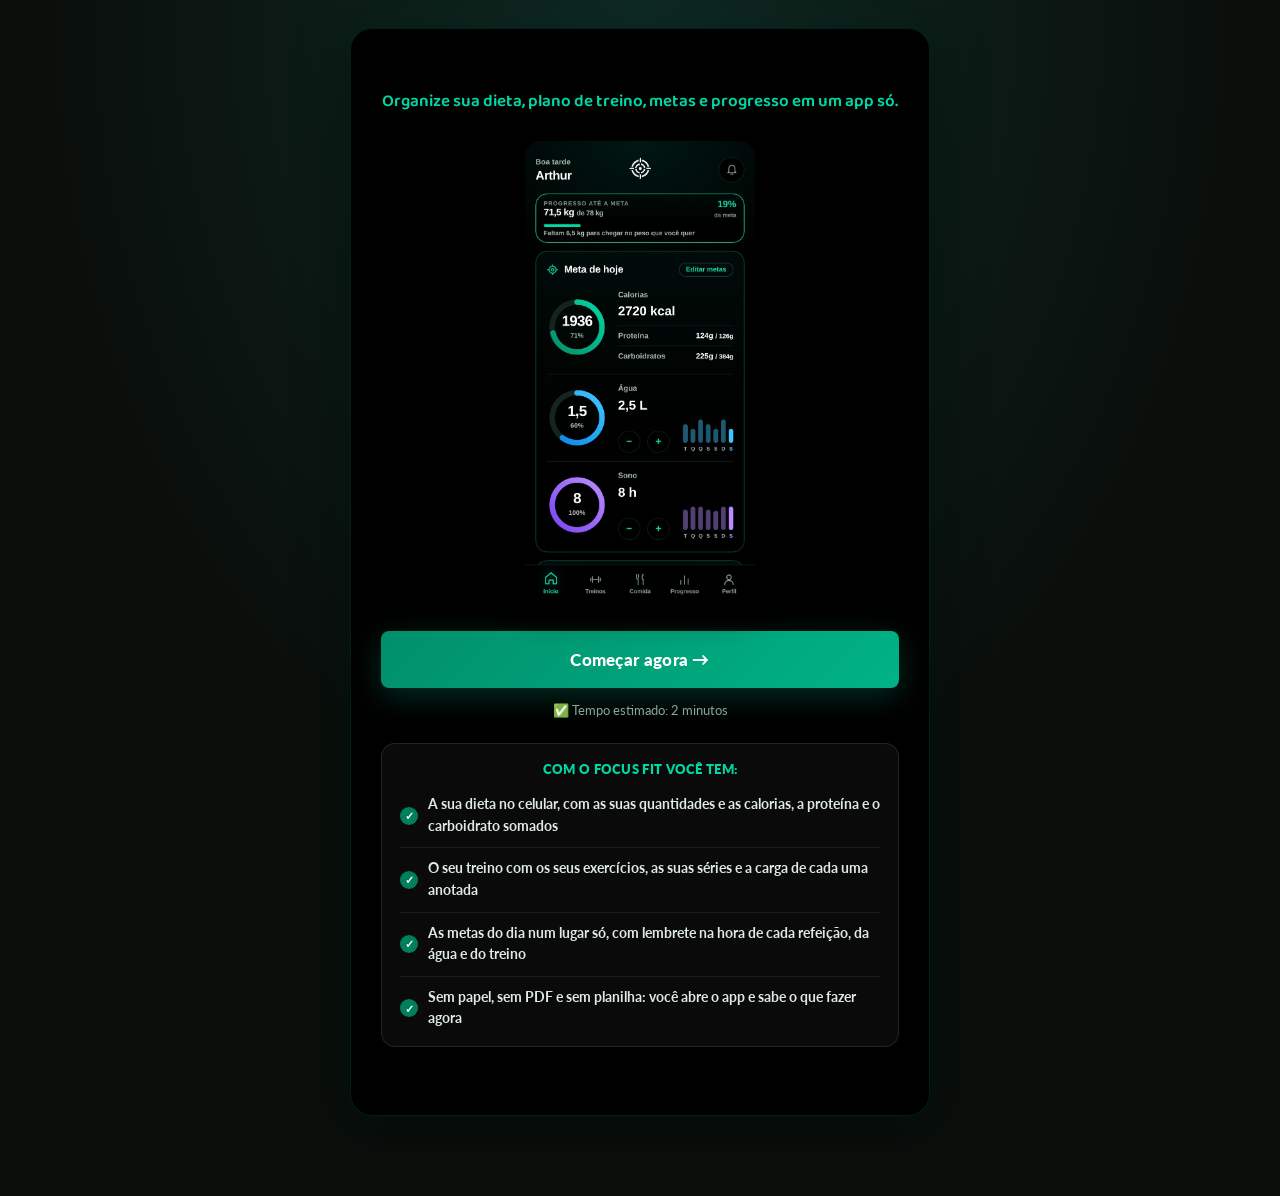
<file: quiz/pratico.html>
<!DOCTYPE html>
<html lang="pt-BR">
<head>
<meta charset="UTF-8" />
<meta name="viewport" content="width=device-width, initial-scale=1.0" />
<title>Focus Fit · Seu plano de dieta e treino organizado</title>
<meta name="facebook-domain-verification" content="1ghqwe79k59bfxj5rarqsz5i6aoug4" />
<!-- Meta Pixel Code -->
<script>
!function(f,b,e,v,n,t,s)
{if(f.fbq)return;n=f.fbq=function(){n.callMethod?
n.callMethod.apply(n,arguments):n.queue.push(arguments)};
if(!f._fbq)f._fbq=n;n.push=n;n.loaded=!0;n.version='2.0';
n.queue=[];t=b.createElement(e);t.async=!0;
t.src=v;s=b.getElementsByTagName(e)[0];
s.parentNode.insertBefore(t,s)}(window, document,'script',
'https://connect.facebook.net/en_US/fbevents.js');
fbq('init', '1021851947333727');
fbq('track', 'PageView');
</script>
<noscript><img height="1" width="1" style="display:none"
src="https://www.facebook.com/tr?id=1021851947333727&ev=PageView&noscript=1"
/></noscript>
<!-- End Meta Pixel Code -->

<!-- ===== Google Analytics 4 (funil do quiz) =====
     Cole aqui o ID de medição da sua propriedade GA4 (formato G-XXXXXXXXXX).
     Enquanto estiver vazio, nada é carregado e o quiz funciona normalmente. -->
<script>
  var GA_ID = '';
  if (GA_ID) {
    var gaTag = document.createElement('script');
    gaTag.async = true;
    gaTag.src = 'https://www.googletagmanager.com/gtag/js?id=' + GA_ID;
    document.head.appendChild(gaTag);
    window.dataLayer = window.dataLayer || [];
    window.gtag = function(){ dataLayer.push(arguments); };
    gtag('js', new Date());
    gtag('config', GA_ID);
  }
</script>
<!-- End GA4 -->
<style>
@import url('https://fonts.googleapis.com/css2?family=Open+Sans:wght@400;600;700;800;900&family=Playfair+Display:wght@400;700;900&family=Lato:wght@300;400;700;900&family=Baloo+2:wght@600;700;800&display=swap');

*{margin:0;padding:0;box-sizing:border-box;}

:root{
  --verde:#007F5F;
  --verde-claro:#00D7A2;
  --verde-suave:#e6f7f2;
  --verde-escuro:#004D3A;
  --dourado:#c8973a;
  --dourado-claro:#f5d99a;
  --creme:#fdf9f3;
  --cinza:#4a4a4a;
  --cinza-claro:#f5f5f5;
  --branco:#ffffff;
  --vermelho:#c0574f;
}

html{scroll-behavior:smooth;}

body{
  font-family:'Lato',sans-serif;
  background-color:#0a0f0c;
  background-image:radial-gradient(ellipse at top, #0F2A23 0%, #0a0f0c 65%);
  background-attachment:fixed;
  background-size:cover;
  background-position:center;
  color:#cfe0d6;
  line-height:1.6;
  min-height:100vh;
}

/* ===== BARRA TOPO ===== */
.topbar{
  background:var(--verde-escuro);
  color:#fff;
  text-align:center;
  padding:12px 16px;
  font-size:13px;
  font-weight:700;
  letter-spacing:.3px;
  position:sticky;
  top:0;
  z-index:50;
  box-shadow:0 2px 12px rgba(0,0,0,.15);
}
.topbar span{opacity:.9;}

/* ===== WRAP ===== */
.wrap{
  max-width:620px;
  margin:0 auto;
  padding:28px 20px 80px;
}

.card-quiz{
  background:#000;
  border-radius:22px;
  box-shadow:0 12px 50px rgba(0,0,0,.55), 0 0 40px rgba(0,215,162,.06);
  padding:34px 30px;
  position:relative;
  border:1px solid rgba(0,215,162,.14);
}

/* seta de voltar */
.back-btn{position:absolute;left:16px;top:14px;background:none;border:none;color:#7c9186;font-size:24px;line-height:1;cursor:pointer;padding:4px 8px;z-index:5;transition:color .18s;}
.back-btn:hover{color:var(--verde-claro);}

.brand{text-align:center;margin-bottom:6px;}
.brand-nome{font-family:'Playfair Display',serif;font-size:22px;font-weight:900;color:var(--verde-claro);}
.brand-logo{height:54px;display:block;margin:0 auto;}
.brand-sub{font-size:13px;color:#7c9186;margin-bottom:20px;text-align:center;}

/* ===== PROGRESSO ===== */
.progress-head{display:flex;justify-content:flex-end;font-size:13px;color:var(--dourado);font-weight:700;margin-bottom:8px;}
.progress-bar{height:7px;background:rgba(255,255,255,.08);border-radius:20px;overflow:hidden;margin-bottom:26px;}
.progress-fill{height:100%;background:linear-gradient(90deg,var(--verde),var(--verde-claro));border-radius:20px;transition:width .5s ease;}

/* ===== PILLS ===== */
.pills{display:flex;flex-wrap:wrap;gap:8px;margin-bottom:18px;}
.pill{background:rgba(0,215,162,.12);border:1px solid rgba(0,215,162,.3);color:var(--verde-claro);font-size:12px;font-weight:700;padding:6px 12px;border-radius:20px;}

/* ===== INSIGHT BOX ===== */
.insight{background:rgba(0,215,162,.1);border-left:4px solid var(--verde-claro);border-radius:8px;padding:14px 16px;font-size:14px;color:#cfe0d6;line-height:1.6;margin-bottom:20px;}
.insight strong{color:var(--verde-claro);}

.echo{font-size:14px;color:#8fa79c;margin-bottom:6px;}

/* ===== PERGUNTA ===== */
.q-title{font-family:'Open Sans',sans-serif;font-size:26px;font-weight:900;color:var(--verde-claro);line-height:1.25;margin-bottom:22px;text-align:center;}

/* ===== OPÇÕES ===== */
.opts{display:flex;flex-direction:column;gap:12px;}
/* variação compacta (perguntas com muitas opções, ex.: múltipla escolha) */
.opts.compact{gap:9px;}
.opts.compact .opt{padding:13px 16px;font-size:14.5px;}
.opts.compact .opt-radio{width:22px;height:22px;}
.q-title.tight{margin-bottom:12px;}
/* variação em grade: 2 opções por linha (abertura do quiz) */
.opts.grid2{display:grid;grid-template-columns:1fr 1fr;gap:10px;}
/* card = foto colada ao botão, os dois arredondados juntos como uma peça só */
.opts.grid2 .idade-card{display:flex;flex-direction:column;border-radius:16px;overflow:hidden;box-shadow:0 6px 18px rgba(0,143,107,.28);transition:all .18s ease;cursor:pointer;}
.opts.grid2 .idade-card:hover{transform:translateY(-2px);box-shadow:0 10px 26px rgba(0,143,107,.38);}
.opts.grid2 .idade-img{width:100%;aspect-ratio:1/1;object-fit:cover;display:block;}
.opts.grid2 .opt{
  padding:15px 14px;font-size:14px;font-weight:500;justify-content:center;text-align:center;gap:10px;
  background:linear-gradient(135deg,#008F6B,#00B386);color:#fff;border-color:transparent;
  border-radius:0;margin:0;
}
.opts.grid2 .opt:hover{transform:none;box-shadow:none;border-color:transparent;}
.opts.grid2 .opt.sel{background:linear-gradient(135deg,#004D3A,#008F6B);border-color:transparent;color:#fff;}
.opts.grid2 .opt-radio{width:20px;height:20px;border-color:rgba(255,255,255,.85);background:rgba(255,255,255,.16);}
.opts.grid2 .opt.sel .opt-radio{border-color:#fff;background:#fff;}
.opts.grid2 .opt.sel .opt-radio::after{color:var(--verde-escuro);font-size:12px;}
.opts.grid2 .idade-card:last-child:nth-child(odd){grid-column:1 / -1;justify-self:center;width:calc(50% - 5px);}
.opt{
  display:flex;align-items:center;gap:14px;
  background:rgba(255,255,255,.04);border:1.5px solid rgba(255,255,255,.1);border-radius:14px;
  padding:17px 18px;font-size:15px;font-weight:600;color:#dfeae4;
  cursor:pointer;transition:all .18s ease;text-align:left;
}
.opt:hover{border-color:var(--verde-claro);box-shadow:0 6px 20px rgba(0,215,162,.18);transform:translateY(-1px);}
.opt-radio{width:24px;height:24px;border-radius:50%;border:2px solid rgba(255,255,255,.25);flex-shrink:0;display:flex;align-items:center;justify-content:center;transition:all .18s ease;}
.opt.sel{border-color:var(--verde-claro);background:rgba(0,215,162,.16);}
.opt.sel .opt-radio{border-color:var(--verde-claro);background:var(--verde);}
.opt.sel .opt-radio::after{content:'✓';color:#fff;font-size:13px;font-weight:700;}

/* variação com foto colada à esquerda de cada opção (lista vertical) */
.opts.photo .opt-row{display:flex;align-items:stretch;border-radius:14px;overflow:hidden;box-shadow:0 4px 14px rgba(0,0,0,.06);cursor:pointer;transition:all .18s ease;}
.opts.photo .opt-row:hover{transform:translateY(-1px);box-shadow:0 8px 20px rgba(0,215,162,.18);}
.opts.photo .opt-row-img{width:84px;flex-shrink:0;object-fit:cover;display:block;}
.opts.photo .opt-row .opt{flex:1;border:none;border-radius:0;box-shadow:none;}
.opts.photo .opt-row .opt:hover{transform:none;box-shadow:none;border-color:transparent;}

/* ===== BOTÕES ===== */
.btn{
  display:block;width:100%;text-align:center;
  background:linear-gradient(135deg,#008F6B,#00B386);
  color:#fff;font-family:'Lato',sans-serif;font-size:17px;font-weight:900;
  border:none;border-radius:50px;padding:18px 28px;cursor:pointer;text-decoration:none;
  box-shadow:0 8px 30px rgba(0,143,107,.32);transition:transform .2s,box-shadow .2s;letter-spacing:.3px;
}
.btn:hover{transform:translateY(-2px);box-shadow:0 12px 40px rgba(0,143,107,.45);}
.btn-ghost{background:rgba(255,255,255,.04);color:var(--verde-claro);border:1.5px solid rgba(255,255,255,.12);box-shadow:none;margin-top:12px;}
.btn-ghost:hover{background:rgba(255,255,255,.07);box-shadow:none;}

/* ===== INPUT DE TEXTO (nome) ===== */
.text-input{width:100%;border:1.5px solid rgba(255,255,255,.12);border-radius:14px;padding:16px 18px;font-size:16px;font-family:'Lato',sans-serif;color:#eef6f3;background:rgba(255,255,255,.05);margin-bottom:14px;outline:none;transition:border-color .18s,box-shadow .18s;}
.text-input:focus{border-color:var(--verde-claro);box-shadow:0 6px 20px rgba(0,215,162,.18);}
.text-input::placeholder{color:#6f8579;}

/* ===== RÉGUA (peso / altura) ===== */
.ruler-sub{font-size:14px;color:#8fa79c;margin:-8px 0 18px;}
.unit-toggle{display:inline-flex;background:rgba(255,255,255,.06);border-radius:30px;padding:4px;margin-bottom:6px;}
.unit-toggle .ut{border:none;background:transparent;color:#8fa79c;font-weight:800;font-size:14px;padding:8px 26px;border-radius:24px;cursor:pointer;transition:all .18s;}
.unit-toggle .ut.active{background:var(--verde);color:#fff;box-shadow:0 4px 14px rgba(0,143,107,.3);}
.ruler-val{font-family:'Playfair Display',serif;font-size:46px;font-weight:900;color:var(--verde-claro);margin:16px 0 6px;line-height:1;}
.ruler-val small{font-size:20px;color:var(--verde-claro);margin-left:3px;font-weight:700;}
.ruler-track{position:relative;height:52px;margin:6px 6px 0;}
.ruler-line{position:absolute;left:0;right:0;bottom:16px;height:2px;background:rgba(255,255,255,.15);}
.ruler-ticks{position:absolute;left:0;right:0;bottom:16px;height:26px;display:flex;justify-content:space-between;align-items:flex-end;pointer-events:none;}
.ruler-ticks .tk{width:1px;height:12px;background:rgba(255,255,255,.2);}
.ruler-ticks .tk.maj{height:24px;width:2px;background:rgba(255,255,255,.35);}
.ruler-pointer{position:absolute;top:0;bottom:16px;width:3px;background:var(--verde-claro);transform:translateX(-50%);pointer-events:none;border-radius:2px;transition:left .05s linear;}
.ruler-pointer::after{content:'';position:absolute;bottom:-11px;left:50%;transform:translateX(-50%);border-left:8px solid transparent;border-right:8px solid transparent;border-top:12px solid var(--verde-claro);}
.ruler-input{position:absolute;left:0;right:0;top:0;width:100%;height:100%;margin:0;opacity:0;cursor:grab;z-index:5;-webkit-appearance:none;appearance:none;background:transparent;}
.ruler-input:active{cursor:grabbing;}
.ruler-input::-webkit-slider-thumb{-webkit-appearance:none;width:40px;height:52px;background:transparent;cursor:grab;}
.ruler-input::-moz-range-thumb{width:40px;height:52px;border:none;background:transparent;cursor:grab;}
.ruler-labels{display:flex;justify-content:space-between;font-size:13px;color:#8fa79c;font-weight:700;margin-top:6px;}

/* ===== INTRO ===== */
.intro-badge{display:inline-block;background:rgba(0,215,162,.14);color:var(--verde-claro);font-size:12px;font-weight:800;letter-spacing:1.5px;text-transform:uppercase;padding:7px 18px;border-radius:20px;margin-bottom:22px;}
.intro-h1{font-family:'Open Sans',sans-serif;font-size:32px;font-weight:900;color:var(--verde-claro);line-height:1.25;margin-bottom:16px;text-align:center;}
.intro-h1 span{color:var(--verde-claro);}
.intro-sub{font-size:16px;color:#a9bcb2;text-align:center;line-height:1.65;margin-bottom:26px;}
.hero-h1{font-family:'Baloo 2',sans-serif;font-size:30px;font-weight:800;color:var(--verde-claro);line-height:1.25;text-align:center;margin-bottom:18px;}
.hero-sub{font-family:'Baloo 2',sans-serif;font-size:17px;font-weight:600;color:var(--verde-claro);line-height:1.55;text-align:center;margin:20px 0 22px;}
.intro-secure{text-align:center;font-size:12px;color:#98a89f;margin-top:12px;}

/* ===== INTERSTICIAL ===== */
.inter-badge{display:flex;align-items:center;gap:12px;margin-bottom:16px;}
.inter-badge .ic{width:38px;height:38px;border-radius:50%;background:var(--verde-escuro);color:#fff;display:flex;align-items:center;justify-content:center;font-size:18px;flex-shrink:0;}
.inter-badge .tt{font-size:12px;font-weight:800;letter-spacing:1.2px;text-transform:uppercase;color:var(--verde-escuro);line-height:1.3;}
.inter-text{font-size:16px;color:#4a5c53;line-height:1.7;margin-bottom:14px;}
.inter-text strong{color:var(--verde);}
.inter-text .red{color:var(--vermelho);font-weight:700;}
.inter-mini{font-size:13px;color:#9aaaa2;margin-bottom:22px;}

/* ===== ANALISANDO ===== */
.analise-title{text-align:center;font-size:13px;font-weight:800;letter-spacing:1.5px;text-transform:uppercase;color:var(--verde-claro);margin-bottom:26px;}
.analise-list{display:flex;flex-direction:column;gap:16px;}
.analise-item{display:flex;align-items:center;gap:14px;font-size:15px;color:#9aaaa2;font-weight:600;opacity:.5;transition:all .4s ease;}
.analise-item .ic{width:28px;height:28px;border-radius:50%;border:2px solid #d5e2db;flex-shrink:0;display:flex;align-items:center;justify-content:center;font-size:13px;}
.analise-item.done{opacity:1;color:var(--verde-escuro);}
.analise-item.done .ic{background:var(--verde-escuro);border-color:var(--verde-escuro);color:#fff;}

/* ===== HISTÓRIA ===== */
.hist-avatar{width:82px;height:82px;border-radius:50%;margin:0 auto 12px;overflow:hidden;border:4px solid #fff;box-shadow:0 6px 20px rgba(0,0,0,.12);}
.hist-avatar img{width:100%;height:100%;object-fit:cover;}
.hist-tagline{font-family:'Playfair Display',serif;font-style:italic;font-size:17px;color:var(--verde-escuro);text-align:center;margin-bottom:14px;line-height:1.4;}
.hist-tag{display:block;width:max-content;margin:0 auto 10px;background:var(--verde-escuro);color:#fff;font-size:11px;font-weight:800;letter-spacing:1.5px;text-transform:uppercase;padding:5px 14px;border-radius:20px;}
.hist-nome{text-align:center;font-weight:900;font-size:16px;color:var(--cinza);}
.hist-info{text-align:center;font-size:13px;color:#9aaaa2;margin-bottom:6px;}
.hist-stars{text-align:center;color:#f5a623;font-size:16px;letter-spacing:2px;margin-bottom:16px;}
.hist-quote{font-size:14.5px;color:#556a60;line-height:1.7;font-style:italic;text-align:center;margin-bottom:18px;}
.hist-result{display:flex;align-items:center;gap:12px;justify-content:center;background:var(--verde);color:#fff;border-radius:12px;padding:14px 18px;font-size:14px;font-weight:700;line-height:1.4;margin-bottom:22px;}
.hist-result .ic{width:26px;height:26px;border-radius:50%;background:rgba(255,255,255,.25);display:flex;align-items:center;justify-content:center;flex-shrink:0;font-size:13px;}
.hist-pergunta{text-align:center;font-weight:700;color:var(--cinza);margin-bottom:14px;}

/* ===== MINI-VSL / VÍDEO PLACEHOLDER ===== */
.vsl-tag{display:block;width:max-content;margin:0 auto 14px;background:#fdecec;color:var(--vermelho);font-size:11px;font-weight:800;letter-spacing:1.5px;text-transform:uppercase;padding:6px 16px;border-radius:20px;}
.vsl-ask{font-family:'Playfair Display',serif;font-size:22px;font-weight:900;color:var(--verde-escuro);text-align:center;line-height:1.3;margin-bottom:20px;}
.vsl-ask span{color:var(--verde-claro);}
.video-box{position:relative;border-radius:16px;overflow:hidden;margin-bottom:18px;background:linear-gradient(135deg,var(--verde-suave),#d3eee5);border:1px solid #d6ece5;aspect-ratio:16/9;display:flex;flex-direction:column;align-items:center;justify-content:center;text-align:center;padding:20px;}
.video-box .play{width:66px;height:66px;border-radius:50%;background:var(--verde);color:#fff;display:flex;align-items:center;justify-content:center;font-size:26px;margin-bottom:14px;box-shadow:0 8px 30px rgba(0,143,107,.4);animation:pulse 2.2s ease-in-out infinite;}
.video-box .vlabel{font-size:12px;font-weight:800;letter-spacing:1.5px;text-transform:uppercase;color:var(--verde);}
.video-box .vname{font-family:'Playfair Display',serif;font-size:16px;font-weight:700;color:var(--verde-escuro);margin-top:6px;}
.video-box .vhint{font-size:11px;color:#9aaaa2;margin-top:8px;font-style:italic;}

/* roteiro visível (substitui o vídeo por enquanto) */
.roteiro{background:#f2faf7;border:1px solid #d6ece5;border-radius:14px;padding:20px;margin-bottom:20px;}
.roteiro h4{font-family:'Lato',sans-serif;font-size:14px;color:var(--verde);margin-bottom:12px;letter-spacing:.3px;font-weight:900;}
.roteiro p{font-size:14.5px;color:#556a60;line-height:1.7;margin-bottom:12px;}
.roteiro p:last-child{margin-bottom:0;}
.roteiro strong{color:var(--verde-escuro);}
.roteiro .red{color:var(--vermelho);font-weight:700;}

/* ===== PRÉ-PITCH (antes x depois) ===== */
.pp-h{font-family:'Playfair Display',serif;font-size:24px;font-weight:900;color:var(--verde-escuro);text-align:center;line-height:1.3;margin-bottom:8px;}
.pp-h span{color:var(--verde-claro);}
.pp-sub{text-align:center;font-size:14px;color:#7d9488;margin-bottom:24px;}

/* antes/depois */
.ad-grid{display:grid;grid-template-columns:1fr 1fr;gap:14px;}
.res-ad-grid{display:grid;grid-template-columns:1fr 1fr;gap:14px;}
.ad-col{background:#fff;border-radius:14px;padding:20px;border:1px solid #e4ede9;}
.ad-col.antes{border-top:3px solid #e07a7a;}
.ad-col.depois{border-top:3px solid var(--verde-claro);}
.ad-col h4{font-size:12px;font-weight:800;letter-spacing:1px;text-transform:uppercase;margin-bottom:14px;color:var(--cinza);}
.ad-col.antes h4{color:var(--vermelho);}
.ad-col.depois h4{color:var(--verde);}
.ad-col li{list-style:none;font-size:13px;color:#66756f;padding:6px 0;display:flex;gap:8px;align-items:flex-start;line-height:1.5;}
.ad-col.antes li::before{content:'✕';color:#e07a7a;font-weight:800;flex-shrink:0;}
.ad-col.depois li::before{content:'✓';color:var(--verde-claro);font-weight:800;flex-shrink:0;}
.ad-note{text-align:center;font-size:12px;color:#a8b8b1;margin-top:14px;font-style:italic;}

/* ===== OFERTA REVELAR ===== */
.rev-badge{display:block;width:max-content;margin:0 auto 16px;background:var(--verde-escuro);color:#fff;font-size:11px;font-weight:800;letter-spacing:1.5px;text-transform:uppercase;padding:6px 16px;border-radius:20px;}
.rev-lead{text-align:center;font-size:15px;color:#4a5c53;line-height:1.65;margin-bottom:22px;}
.rev-lead strong{color:var(--verde-escuro);}
.rev-tap{background:linear-gradient(135deg,var(--verde),#00B386);border-radius:16px;padding:26px 20px;text-align:center;color:#fff;cursor:pointer;box-shadow:0 10px 34px rgba(0,143,107,.32);transition:transform .2s;margin-bottom:18px;animation:pulse 2.4s ease-in-out infinite;}
.rev-tap:hover{transform:translateY(-2px);}
.rev-tap .big{font-family:'Playfair Display',serif;font-size:22px;font-weight:900;line-height:1.3;}
.rev-tap .small{font-size:13px;opacity:.9;margin-top:6px;}
@keyframes pulse{0%,100%{box-shadow:0 10px 34px rgba(0,143,107,.32);}50%{box-shadow:0 14px 44px rgba(0,143,107,.55);}}

.reserva{display:flex;align-items:center;justify-content:center;gap:10px;background:#eef7f4;border-radius:12px;padding:12px;font-size:14px;color:var(--verde-escuro);font-weight:700;margin-bottom:20px;}
.reserva .t{font-variant-numeric:tabular-nums;}
.rev-secure{text-align:center;font-size:12px;color:#a8b8b1;margin-top:16px;}

/* ===== PREÇO ===== */
.price-box{background:linear-gradient(150deg,var(--verde-escuro),var(--verde));border-radius:18px;padding:28px 24px;text-align:center;color:#fff;margin-bottom:18px;}
.price-box .label{font-size:12px;font-weight:800;letter-spacing:1.5px;text-transform:uppercase;opacity:.85;}
.price-box .val{font-family:'Playfair Display',serif;font-size:56px;font-weight:900;line-height:1;margin:6px 0;}
.price-box .val sup{font-size:24px;}
.price-box .de{font-size:14px;opacity:.75;text-decoration:line-through;}
.price-box .off{display:inline-block;background:var(--verde-claro);color:#fff;font-size:12px;font-weight:800;padding:4px 14px;border-radius:20px;margin-top:10px;letter-spacing:.5px;}
.price-just{font-size:13px;color:#7d9488;line-height:1.6;text-align:center;margin-bottom:18px;}
.price-just strong{color:var(--verde);}

/* ===== TOAST ===== */
.toast{position:fixed;left:50%;bottom:18px;transform:translateX(-50%);background:#fff;border:1px solid #e2ece7;border-radius:14px;box-shadow:0 8px 30px rgba(0,0,0,.14);padding:12px 16px;display:flex;align-items:center;gap:10px;max-width:340px;width:calc(100% - 40px);font-size:13px;color:var(--cinza);z-index:40;animation:slideUp .5s ease;}
.toast .ic{font-size:18px;}
.toast .x{margin-left:auto;color:#bbb;cursor:pointer;font-size:16px;background:none;border:none;}
.toast b{color:var(--verde);}
@keyframes slideUp{from{opacity:0;transform:translate(-50%,20px);}to{opacity:1;transform:translate(-50%,0);}}

/* ===== NOTIFICAÇÃO DE VENDA ===== */

/* ===== FADE ===== */
.fade{animation:fade .4s ease;}
@keyframes fade{from{opacity:0;transform:translateY(12px);}to{opacity:1;transform:translateY(0);}}

/* =========================================================
   PÁGINA FINAL (RESULTADO) — estilo da landing
   ========================================================= */
.result{max-width:900px;margin:0 auto;padding:0 0 40px;}
.result .container{max-width:760px;margin:0 auto;padding:0 22px;}
.res-hero{background:rgba(255,255,255,.94);border-radius:22px;box-shadow:0 12px 50px rgba(0,77,58,.14);padding:34px 30px;text-align:center;margin:28px 20px 24px;}
.res-hero .kicker{font-size:12px;font-weight:800;letter-spacing:1.5px;text-transform:uppercase;color:var(--verde-claro);margin-bottom:12px;}
.res-hero h1{font-family:'Playfair Display',serif;font-size:28px;font-weight:900;color:var(--verde-escuro);line-height:1.3;margin-bottom:14px;}
.res-hero h1 span{color:var(--verde-claro);}
.res-hero p{font-size:15px;color:#5f6f68;line-height:1.65;max-width:560px;margin:0 auto;}
.res-socialbar{display:flex;align-items:center;justify-content:center;gap:10px;background:rgba(255,255,255,.9);border-radius:14px;padding:12px 16px;margin:0 20px 30px;font-size:13px;color:var(--cinza);font-weight:600;box-shadow:0 4px 20px rgba(0,77,58,.08);}
.res-socialbar b{color:var(--verde);}
.live-count{display:inline-block;font-weight:800;color:var(--verde);min-width:20px;text-align:center;transition:transform .25s ease,color .25s ease;}
.live-count.bump{transform:scale(1.35);color:var(--verde-claro);}

.res-section{padding:26px 0;}
.res-h2{font-family:'Playfair Display',serif;font-size:26px;font-weight:900;color:var(--verde-escuro);text-align:center;line-height:1.3;margin-bottom:8px;}
.res-h2 span{color:var(--verde-claro);}
.res-sub{text-align:center;font-size:14px;color:#6f807a;margin-bottom:26px;}

.mod-card{background:#fff;border-radius:14px;border:1px solid #e4ede9;padding:20px 22px;margin-bottom:12px;box-shadow:0 2px 14px rgba(0,143,107,.06);}
.mod-head{display:flex;align-items:center;gap:14px;}
.mod-num{width:38px;height:38px;border-radius:10px;flex-shrink:0;background:linear-gradient(135deg,var(--verde),#00B386);color:#fff;font-family:'Playfair Display',serif;font-weight:900;font-size:16px;display:flex;align-items:center;justify-content:center;}
.mod-head h3{font-family:'Playfair Display',serif;font-size:16px;color:var(--verde-escuro);}
.mod-card p{font-size:13.5px;color:#66756f;line-height:1.65;margin-top:12px;}
.mod-result{background:var(--verde-suave);border-radius:8px;padding:10px 14px;margin-top:12px;font-size:12.5px;color:var(--verde);font-weight:700;}
.mod-result::before{content:'✓ Resultado: ';}

/* ===== PROVA CIENTÍFICA (mesma da landing) ===== */
.prova-numero{font-family:'Playfair Display',serif;font-size:72px;font-weight:900;color:#ff6f61;line-height:1;margin-bottom:6px;text-align:center;}
.prova-numero-legenda{font-size:15.5px;color:#a9bcb2;max-width:420px;margin:0 auto 26px;line-height:1.6;text-align:center;}
.prova-noticia{max-width:620px;margin:0 auto;background:#fff;border:1px solid #e4e4e4;border-radius:16px;overflow:hidden;box-shadow:0 8px 32px rgba(0,0,0,.10);}
.prova-noticia img{width:100%;height:auto;display:block;}
.prova-fonte{font-size:11.5px;color:#999;padding:12px 16px;text-align:left;border-top:1px solid #f0f0f0;line-height:1.6;}
.prova-texto{max-width:620px;margin:26px auto 0;font-size:16px;line-height:1.75;color:var(--cinza);text-align:left;}

/* ===== PROJEÇÃO (tela final, depois de recursos) ===== */
.proj-chart-tt{font-size:12.5px;font-weight:800;color:var(--verde-escuro);text-align:center;margin:26px 0 8px;}
.proj-chart-wrap{position:relative;width:100%;aspect-ratio:320/170;}
.proj-chart-wrap svg{position:absolute;inset:0;width:100%;height:100%;display:block;}
.proj-chart-label{position:absolute;transform:translate(-50%,-100%);background:#fff;border:1.5px solid #e2ece7;border-radius:8px;padding:3px 7px;font-size:9px;font-weight:800;white-space:nowrap;box-shadow:0 2px 6px rgba(0,0,0,.10);}
.proj-chart-days{position:relative;height:14px;margin:4px 0 10px;}
.proj-chart-day{position:absolute;transform:translateX(-50%);font-size:9.5px;color:#8a9a92;font-weight:700;white-space:nowrap;}
.proj-compare{display:grid;grid-template-columns:1fr 1fr;gap:10px;margin:22px 0;}
.proj-compare-col{border-radius:14px;padding:14px 12px;}
.proj-compare-img{width:100%;aspect-ratio:3/4;object-fit:cover;object-position:top center;border-radius:10px;display:block;margin-bottom:10px;}
.proj-compare-col.ruim{background:rgba(192,87,79,.14);}
.proj-compare-col.bom{background:rgba(0,215,162,.12);}
.proj-compare-col h5{font-size:12.5px;font-weight:900;margin:0 0 8px;text-align:center;}
.proj-compare-col.ruim h5{color:var(--vermelho);}
.proj-compare-col.bom h5{color:var(--verde-escuro);}
.proj-compare-col ul{list-style:none;padding:0;margin:0;font-size:12px;color:#cfe0d6;line-height:1.6;}
.proj-compare-col li{margin-bottom:6px;}
.glp-metric{margin-bottom:10px;}
.glp-metric:last-child{margin-bottom:0;}
.glp-metric-top{display:flex;justify-content:space-between;font-size:10.5px;font-weight:700;color:#4a4a4a;margin-bottom:4px;}
.glp-metric-top .val{font-weight:900;}
.proj-compare-col.ruim .glp-metric-top .val{color:var(--vermelho);}
.proj-compare-col.bom .glp-metric-top .val{color:var(--verde-escuro);}
.glp-bar{height:7px;border-radius:10px;background:#fff;overflow:hidden;}
.glp-bar-fill{height:100%;border-radius:10px;}
.proj-compare-col.ruim .glp-bar-fill{background:linear-gradient(90deg,#e05a4e,#f0a05a);}
.proj-compare-col.bom .glp-bar-fill{background:linear-gradient(90deg,var(--verde-escuro),var(--verde-claro));}
.prova-texto p{margin-bottom:14px;}
.prova-texto p:last-child{margin-bottom:0;}
@media(max-width:768px){.prova-numero{font-size:58px;}.prova-texto{font-size:15px;}}

/* tabela "quanto vale destravar" */
.valor-box{background:rgba(255,255,255,.04);border:1px solid rgba(255,255,255,.1);border-radius:16px;padding:8px 22px;margin-top:8px;box-shadow:0 2px 14px rgba(0,0,0,.2);}
.valor-row{display:flex;justify-content:space-between;align-items:center;gap:12px;padding:14px 0;border-bottom:1px solid rgba(255,255,255,.08);font-size:14px;}
.valor-row:last-child{border-bottom:none;}
.valor-row .lbl{color:#dfeae4;font-weight:700;}
.valor-row .num{color:var(--vermelho);font-weight:800;white-space:nowrap;}
.valor-row.total{background:#fbf1f0;margin:0 -22px;padding:16px 22px;border-radius:12px;}
.valor-nota{text-align:center;font-size:13px;color:#7d9488;margin-top:16px;line-height:1.7;}
.valor-nota .red{color:var(--vermelho);font-weight:700;}

/* decisão (2 opções) */
.dec-grid{display:grid;grid-template-columns:1fr 1fr;gap:16px;margin-top:8px;}
.dec-col{border-radius:16px;padding:24px 20px;text-align:center;font-size:13.5px;line-height:1.6;}
.dec-col .dt{font-size:12px;font-weight:800;letter-spacing:1.5px;text-transform:uppercase;margin-bottom:12px;}
.dec-col.op1{background:#fff;border:1px solid #e4ede9;color:#66756f;}
.dec-col.op1 .dt{color:var(--vermelho);}
.dec-col.op2{background:var(--verde-suave);border:1px solid var(--verde-claro);color:#3a5a4c;box-shadow:0 6px 24px rgba(0,215,162,.18);}
.dec-col.op2 .dt{color:var(--verde);}

/* depoimentos */
.dep-carousel{overflow:hidden;padding:6px 0 16px;}
.dep-track{display:flex;gap:16px;width:max-content;padding:0 8px;animation:dep-scroll 34s linear infinite;}
.dep-track:hover{animation-play-state:paused;}
@keyframes dep-scroll{0%{transform:translateX(0);}100%{transform:translateX(-50%);}}
.dep-c{background:#fff;border-radius:18px;border:1px solid #e4ede9;padding:22px 20px;min-width:270px;max-width:270px;box-shadow:0 4px 20px rgba(0,143,107,.08);display:flex;flex-direction:column;text-align:center;}
.dep-c img{width:64px;height:64px;border-radius:50%;object-fit:cover;margin:0 auto 10px;border:3px solid var(--verde-suave);}
.dep-c .n{font-weight:900;font-size:14px;color:var(--cinza);}
.dep-c .id{font-size:12px;color:#a8b8b1;margin-bottom:6px;}
.dep-c .st{color:#f5a623;font-size:14px;letter-spacing:2px;margin-bottom:10px;}
.dep-c .qt{font-style:italic;font-weight:700;font-size:13.5px;color:var(--verde);margin-bottom:8px;line-height:1.45;}
.dep-c .tx{font-size:12.5px;color:#66756f;line-height:1.6;text-align:left;}

/* quem é (expert) */
.quem{background:rgba(255,255,255,.9);border-radius:18px;padding:30px 24px;text-align:center;box-shadow:0 4px 20px rgba(0,77,58,.08);}
.quem .foto{width:150px;height:150px;border-radius:50%;border:4px solid var(--verde-claro);box-shadow:0 0 34px rgba(0,215,162,.4);margin:0 auto 20px;display:flex;align-items:center;justify-content:center;background:var(--verde-suave);font-family:'Playfair Display',serif;font-size:34px;font-weight:900;color:var(--verde);line-height:1.05;}
.quem h3{font-family:'Playfair Display',serif;font-size:22px;color:var(--verde-escuro);margin-bottom:12px;}
.quem h3 span{color:var(--verde-claro);}
.quem p{font-size:14px;color:#5f6f68;line-height:1.75;max-width:520px;margin:0 auto;}
.quem p span{color:var(--verde);font-weight:700;}

/* garantia img */
.gar-img{max-width:500px;width:92%;border-radius:16px;display:block;margin:0 auto;}

/* oferta final */
.oferta-final{background:#fff;border-radius:22px;box-shadow:0 12px 50px rgba(0,0,0,.12);padding:34px 28px;max-width:460px;margin:0 auto;text-align:center;position:relative;overflow:hidden;border:1px solid #eadfce;}
.oferta-final::before{content:'';position:absolute;top:0;left:0;right:0;height:5px;background:var(--verde);}
.oferta-final .ot{font-family:'Playfair Display',serif;font-size:22px;color:var(--verde-escuro);margin-bottom:18px;}
.of-item{display:flex;align-items:flex-start;gap:9px;padding:7px 0;font-size:13.5px;color:#556a60;border-bottom:1px solid #f0f5f2;text-align:left;}
.of-item:last-of-type{border-bottom:none;}
.of-item .ic{width:19px;height:19px;border-radius:50%;background:var(--verde);color:#fff;font-size:10px;display:flex;align-items:center;justify-content:center;flex-shrink:0;margin-top:2px;}
.of-item .nm{flex:1;}
.of-item .pr{flex-shrink:0;color:var(--verde-claro);text-decoration:line-through;font-weight:700;font-size:12.5px;}
.of-block{text-align:left;font-size:11px;font-weight:800;letter-spacing:1.2px;text-transform:uppercase;color:var(--verde);margin:16px 0 4px;}
.of-block.bonus{color:var(--dourado);}
.of-de{font-size:15px;color:#a8b8b1;text-decoration:line-through;margin-top:20px;}
.of-por{font-size:12px;font-weight:800;letter-spacing:1px;text-transform:uppercase;color:var(--verde-claro);margin-top:6px;}
.of-val{font-family:'Playfair Display',serif;font-size:48px;font-weight:900;color:var(--verde-escuro);line-height:1;margin:4px 0;}
.of-avista{font-size:14px;color:#8aa79a;margin-bottom:22px;}
.of-secure{font-size:12px;color:#a8b8b1;margin-top:12px;}

/* faq */
.faq details{background:#fff;border-radius:12px;margin-bottom:10px;border:1px solid #e4ede9;overflow:hidden;}
.faq summary{padding:16px 20px;font-size:14.5px;font-weight:700;color:var(--cinza);cursor:pointer;display:flex;justify-content:space-between;align-items:center;list-style:none;gap:12px;}
.faq summary::-webkit-details-marker{display:none;}
.faq summary::after{content:'+';font-size:22px;color:var(--verde);font-weight:300;flex-shrink:0;transition:transform .3s;}
.faq details[open] summary::after{transform:rotate(45deg);}
.faq .a{padding:0 20px 18px;font-size:13.5px;color:#66756f;line-height:1.7;}

/* faq da tela de projeção (fundo escuro do card-quiz, não o fundo claro do .faq acima) */
.faq-escuro details{background:rgba(255,255,255,.04);border:1px solid rgba(255,255,255,.1);border-radius:12px;margin-bottom:10px;overflow:hidden;}
.faq-escuro summary{padding:15px 18px;font-size:14px;font-weight:700;color:#eef6f3;cursor:pointer;display:flex;justify-content:space-between;align-items:center;list-style:none;gap:12px;}
.faq-escuro summary::-webkit-details-marker{display:none;}
.faq-escuro summary::after{content:'+';font-size:20px;color:var(--verde-claro);font-weight:300;flex-shrink:0;transition:transform .3s;}
.faq-escuro details[open] summary::after{transform:rotate(45deg);}
.faq-escuro .a{padding:0 18px 16px;font-size:13px;color:#9aa8a2;line-height:1.65;}

.res-footer{text-align:center;padding:30px 20px;font-size:12px;color:#8aa79a;line-height:1.7;}

/* ===== DIAGNÓSTICO (IMC + sinais) ===== */
.diag-imc{text-align:center;margin:22px 0 6px;}
.diag-imc-tt{font-family:'Playfair Display',serif;font-size:19px;color:var(--verde-escuro);font-weight:900;}
.diag-imc-val{font-size:14px;color:var(--cinza);margin:8px 0 4px;}
.diag-imc-val strong{color:var(--verde-escuro);}
.diag-imc-zona{font-weight:800;}
.diag-bar-wrap{margin:34px 6px 0;}
.diag-bar{position:relative;height:24px;display:flex;border-radius:20px;overflow:visible;}
.diag-bar .z{flex:1;height:100%;}
.diag-bar .z:first-child{border-radius:20px 0 0 20px;}
.diag-bar .z:last-child{border-radius:0 20px 20px 0;}
.diag-bar .z1{background:#bcd3f0;}
.diag-bar .z2{background:#bde8dc;}
.diag-bar .z3{background:#f5db8e;}
.diag-bar .z4{background:#e7a6a0;}
.diag-pointer{position:absolute;top:-32px;transform:translateX(-50%);background:var(--verde-escuro);color:#fff;font-size:11px;font-weight:800;padding:5px 9px;border-radius:8px;white-space:nowrap;z-index:2;}
.diag-pointer::after{content:'';position:absolute;bottom:-5px;left:50%;transform:translateX(-50%);border-left:5px solid transparent;border-right:5px solid transparent;border-top:6px solid var(--verde-escuro);}
.diag-labels{display:flex;font-size:10.5px;color:#9aaaa2;font-weight:700;margin:8px 0 4px;}
.diag-labels span{flex:1;text-align:center;}
.lib-box{text-align:center;margin:18px 0 14px;}
.lib-label{font-size:11.5px;font-weight:800;letter-spacing:1px;text-transform:uppercase;color:var(--verde);}
.lib-pct{font-family:'Open Sans',sans-serif;font-size:42px;font-weight:900;color:var(--verde-escuro);line-height:1;margin:6px 0 10px;font-variant-numeric:tabular-nums;}
.lib-bar{height:11px;background:#e3ede8;border-radius:20px;overflow:hidden;}
.lib-fill{height:100%;width:0;background:linear-gradient(90deg,var(--verde-escuro),var(--verde-claro));border-radius:20px;}
.meta-img{border:2px dashed #cdddd4;border-radius:14px;background:#f2faf7;color:#9aaaa2;font-size:13px;padding:46px 16px;margin:0 0 18px;}
.causa-box{background:#fdecec;border-radius:14px;padding:16px 18px;margin:16px 0;}
.causa-box h4{color:var(--vermelho);font-size:14.5px;line-height:1.35;margin-bottom:8px;}
.causa-box p{font-size:13.5px;color:#8a5f5c;margin:0;}
.diag-hl{background:var(--vermelho);color:#fff;font-weight:800;padding:1px 5px;border-radius:4px;}
.diag-chart{background:#fff;border:1px solid #e4ede9;border-radius:14px;padding:18px 16px 14px;margin:18px 0;text-align:center;box-shadow:0 2px 14px rgba(0,143,107,.06);}
.diag-chart-leg{display:flex;justify-content:center;gap:18px;flex-wrap:wrap;margin-top:8px;font-size:12px;color:#66756f;font-weight:700;}
.diag-chart-leg i{display:inline-block;width:14px;height:4px;border-radius:3px;vertical-align:middle;margin-right:5px;}
.diag-chart-leg .dg{background:var(--verde);}
.diag-chart-leg .dr{background:#d3bdbb;}
.diag-aviso{background:#fbf3e3;border-left:4px solid var(--dourado);border-radius:8px;padding:14px 16px;font-size:13px;color:#6a5a3a;line-height:1.6;margin:18px 0;}
.diag-aviso strong{color:var(--verde-escuro);}
.alerta-box{background:#fdecec;border-radius:14px;padding:18px 20px;margin:16px 0;}
.alerta-box h4{color:var(--vermelho);font-size:15px;margin-bottom:12px;display:flex;align-items:center;gap:8px;}
.alerta-box .it{font-size:13.5px;color:#8a5f5c;padding:5px 0;display:flex;gap:9px;align-items:flex-start;line-height:1.55;}
.alerta-box .it::before{content:'✕';color:var(--vermelho);font-weight:900;flex-shrink:0;}
.solucao-box{background:none;border:none;border-radius:0;padding:0;margin:22px 0;}
.solucao-box h4{color:#eef6f3;font-size:20px;font-weight:900;margin-bottom:10px;line-height:1.35;display:flex;gap:9px;align-items:flex-start;justify-content:center;text-align:center;}
.solucao-box p{font-size:13.5px;color:#c3d4cb;line-height:1.65;}
.solucao-box p strong{color:var(--verde-claro);}

@media(max-width:600px){
  .intro-h1{font-size:26px;}
  .q-title{font-size:22px;}
  .card-quiz{padding:26px 20px;}
  .res-hero h1{font-size:23px;}
  .res-h2{font-size:22px;}
  .ad-grid,.res-ad-grid,.dec-grid{grid-template-columns:1fr;}
  .of-val{font-size:42px;}
  .vsl-ask{font-size:20px;}
}

/* ===== POP-UP DE SAÍDA (BOTÃO VOLTAR) ===== */
.saida-overlay{position:fixed;inset:0;background:rgba(0,0,0,.82);backdrop-filter:blur(3px);display:none;align-items:center;justify-content:center;padding:20px;z-index:9999;}
.saida-overlay.aberto{display:flex;}
.saida-modal{background:#000;border-radius:24px;padding:44px 32px 28px;box-shadow:0 12px 60px rgba(0,0,0,.6), 0 0 40px rgba(0,215,162,.08);border:1px solid rgba(0,215,162,.16);width:min(460px,100%);max-height:92vh;overflow:hidden auto;text-align:center;position:relative;animation:saidaEntra .28s ease-out;}
.saida-modal::before{content:'';position:absolute;top:0;left:0;right:0;height:5px;background:linear-gradient(90deg,var(--verde),var(--verde-claro));}
@keyframes saidaEntra{from{opacity:0;transform:translateY(16px) scale(.97);}to{opacity:1;transform:none;}}
.saida-fechar{position:absolute;top:12px;right:14px;background:none;border:none;font-size:26px;line-height:1;color:#5c6b63;cursor:pointer;padding:4px 8px;z-index:2;}
.saida-fechar:hover{color:var(--verde-claro);}
.saida-selo{text-transform:uppercase;color:var(--verde-claro);font-weight:700;letter-spacing:1px;font-size:13px;margin-bottom:10px;}
.saida-titulo{font-family:'Open Sans',sans-serif;font-size:20px;font-weight:800;line-height:1.25;color:#eef6f3;margin-bottom:12px;}
.saida-badge{display:inline-block;background:linear-gradient(135deg,#008F6B,#00B386);color:#fff;font-family:'Open Sans',sans-serif;font-size:30px;font-weight:900;letter-spacing:.3px;text-transform:uppercase;padding:10px 22px;border-radius:14px;margin-bottom:18px;transform:rotate(-2deg);animation:descontoPulse 1.6s ease-in-out infinite;}
@keyframes descontoPulse{0%,100%{transform:rotate(-2deg) scale(1);box-shadow:0 8px 28px rgba(0,143,107,.5);}50%{transform:rotate(-2deg) scale(1.045);box-shadow:0 14px 40px rgba(0,143,107,.8);}}
.saida-sub{color:#c3d4cb;font-weight:700;font-size:15px;line-height:1.7;letter-spacing:.3px;margin-bottom:24px;}
.saida-de{font-size:16px;color:#6f8579;text-decoration:line-through;margin-bottom:4px;}
.saida-por{font-size:13px;text-transform:uppercase;color:var(--verde-claro);font-weight:700;letter-spacing:1px;margin-bottom:4px;}
.saida-val{font-family:'Open Sans',sans-serif;font-size:46px;font-weight:900;color:var(--verde-claro);line-height:1;margin-bottom:6px;text-shadow:0 0 26px rgba(0,215,162,.45);}
.saida-val small{font-size:16px;font-weight:700;color:#8aa79a;margin-left:4px;}
.saida-depois{font-size:13px;color:#8aa79a;margin-bottom:10px;}
.saida-economia{font-size:15px;font-weight:700;color:var(--verde-claro);margin-bottom:22px;}
.saida-beneficios{background:rgba(255,255,255,.04);border:1px solid rgba(255,255,255,.1);border-radius:14px;padding:6px 18px;margin:0 0 22px;text-align:left;}
.saida-beneficios .sb-item{display:flex;align-items:center;gap:10px;font-size:13.5px;font-weight:700;color:#dfeae4;padding:10px 0;border-bottom:1px solid rgba(255,255,255,.07);}
.saida-beneficios .sb-item:last-child{border-bottom:none;}
.saida-beneficios .sb-ic{flex-shrink:0;width:18px;height:18px;border-radius:50%;background:var(--verde);color:#fff;font-size:11px;font-weight:900;display:flex;align-items:center;justify-content:center;}
.saida-modal .btn{font-size:16px;padding:17px 24px;}
.saida-recusa{display:inline-block;margin-top:14px;font-size:13px;color:#6f8579;text-decoration:underline;background:none;border:none;cursor:pointer;font-family:inherit;}
.saida-recusa:hover{color:#9aa8a2;}
.saida-rodape{font-size:12px;color:#6f8579;margin-top:12px;letter-spacing:.3px;}
@media (max-width:768px){
  .saida-modal{padding:36px 20px 22px;border-radius:18px;}
  .saida-titulo{font-size:18px;}
  .saida-badge{font-size:24px;padding:9px 18px;}
  .saida-sub{font-size:14px;}
  .saida-val{font-size:38px;}
}

/* ===== RESUMO DO APP: o celular 3D da landing (conheca.html), versão curta =====
   O celular fica grudado no topo enquanto ela rola; cada passo troca a tela
   e os números marcam o que o passo explica. 5 passos de 32vh (a landing
   tem 6 de 62vh), pra chegar no fim rápido. */
.rf{position:relative;margin:26px -6px 0;}
.rf-tt{text-align:center;font-size:22px;font-weight:900;color:var(--verde-claro);line-height:1.2;margin:0 0 4px;}
.rf-sub{text-align:center;font-size:13.5px;color:#9aa8a2;margin:0 0 6px;}
.rf-palco-wrap{position:sticky;top:0;height:54vh;z-index:2;background:#000;box-shadow:0 18px 18px #000;}
.rf-palco{position:absolute;inset:0;display:flex;align-items:center;justify-content:center;perspective:1300px;}
.rf-fone{position:relative;width:min(44vw,190px,22vh);aspect-ratio:390/844;transform-style:preserve-3d;
  transform:rotateY(var(--ry,-12deg)) rotateX(var(--rx,6deg)) rotateZ(var(--rz,0deg));will-change:transform;}
.rf-fone .chapa{position:absolute;inset:-8px;border-radius:34px;background:linear-gradient(145deg,#1d2622,#07100c 60%,#0e1713);}
.rf-fone .chapa.c1{transform:translateZ(-5px);filter:brightness(.8);}
.rf-fone .chapa.c2{transform:translateZ(-10px);filter:brightness(.55);box-shadow:0 40px 70px rgba(0,0,0,.8);}
.rf-fone .frente{position:absolute;inset:-8px;border-radius:34px;padding:8px;
  background:linear-gradient(145deg,#2b3a33,#0b1510 45%,#1a2621);
  box-shadow:inset 0 0 0 1.5px rgba(255,255,255,.08),inset 0 0 0 3px rgba(0,0,0,.6),0 0 0 1px rgba(0,215,162,.25);}
.rf-tela{position:relative;width:100%;height:100%;border-radius:26px;overflow:hidden;background:#000;container-type:inline-size;}
.rf-ilha{position:absolute;top:7px;left:50%;transform:translateX(-50%);width:32%;height:16px;border-radius:14px;background:#000;z-index:5;}
.rf-brilho{position:absolute;inset:0;border-radius:26px;pointer-events:none;z-index:4;
  background:linear-gradient(115deg,rgba(255,255,255,.12) 0%,rgba(255,255,255,0) 32%,rgba(255,255,255,0) 70%,rgba(255,255,255,.05) 100%);
  background-size:220% 100%;background-position:var(--bx,40%) 0;}
.rf-app{position:absolute;inset:0;opacity:0;transform:translateY(5%) scale(.97);transition:opacity .45s ease,transform .55s cubic-bezier(.2,.8,.2,1);}
.rf-app.on{opacity:1;transform:none;}
.rf-app img{width:100%;height:100%;object-fit:cover;object-position:top;display:block;}
.rf-bloqueio{background:radial-gradient(90% 60% at 50% 0%,#0b3a2d,#000 70%);display:flex;flex-direction:column;align-items:center;padding:14cqw 6cqw 0;}
.rf-bloqueio .hora{font-size:20cqw;font-weight:900;line-height:1;margin-top:2cqw;color:#eef6f3;}
.rf-bloqueio .dia{font-size:4cqw;color:#9fb0a7;font-weight:700;margin-bottom:6cqw;}
.rf-aviso{width:100%;display:flex;gap:3cqw;align-items:flex-start;background:rgba(20,30,26,.78);border:1px solid rgba(255,255,255,.06);
  border-radius:5cqw;padding:3.4cqw 3.6cqw;margin-bottom:2.6cqw;text-align:left;}
.rf-aviso img{width:8.5cqw;height:8.5cqw;border-radius:2.4cqw;background:#000;padding:1.2cqw;flex-shrink:0;}
.rf-aviso div{flex:1;min-width:0;}
.rf-aviso b{display:block;font-size:3.9cqw;line-height:1.25;color:#eef6f3;}
.rf-aviso span{display:block;font-size:3.5cqw;color:#9fb0a7;line-height:1.35;margin-top:.6cqw;}
.rf-aviso small{font-size:3cqw;color:#7c9186;font-weight:700;white-space:nowrap;}
.rf-pinos{position:absolute;inset:0;pointer-events:none;}
.rf-pino{position:absolute;width:22px;height:22px;margin:-11px 0 0 -11px;border-radius:50%;border:1.5px solid var(--verde-claro);background:rgba(0,0,0,.78);
  color:var(--verde-claro);font-size:11px;font-weight:900;display:flex;align-items:center;justify-content:center;opacity:0;transition:opacity .3s;}
.rf-pino.on{opacity:1;box-shadow:0 0 0 6px rgba(0,215,162,.15);}
.rf-passos{position:relative;z-index:1;padding:0 6px 16vh;}
.rf-passo{min-height:32vh;padding-top:3vh;opacity:.18;transition:opacity .35s;}
.rf-passo.on{opacity:1;}
.rf-passo .n{font-size:11.5px;font-weight:900;letter-spacing:.08em;color:var(--verde-claro);}
.rf-passo h3{font-size:20px;font-weight:900;color:#eef6f3;line-height:1.25;margin:6px 0 10px;}
.rf-passo ul{list-style:none;padding:0;margin:0;display:grid;gap:8px;}
.rf-passo li{display:flex;gap:10px;align-items:flex-start;font-size:14.5px;font-weight:700;color:#dfeae4;line-height:1.4;}
.rf-passo li b{flex-shrink:0;width:22px;height:22px;border-radius:50%;border:1px solid var(--verde-claro);color:var(--verde-claro);
  font-size:11px;display:flex;align-items:center;justify-content:center;margin-top:1px;}
@media (prefers-reduced-motion: reduce){ .rf-app,.rf-passo{transition:none;} }
</style>
</head>
<body>

<div id="app"></div>

<script>
/* =========================================================
   CONFIG  —  é só aqui que você mexe pra configurar o funil
   ========================================================= */
const APP_NOME = 'Focus Fit';

/* Se ainda não tem os checkouts da Ticto configurados, deixe em branco:
   clicar em qualquer plano leva a pessoa direto pro cadastro do app
   (index.html), sem cobrar nada. Quando criar os 3 produtos na Ticto,
   cole os links aqui — e também em config.js (o app usa esses mesmos
   3 links na tela de "faltou o pagamento"; são arquivos sem import
   entre si, então precisa colar dos dois lados). */
const CHECKOUT_URL_MENSAL = 'https://app.zuptos.com.br/checkout/0c0f9d90ef9c6938';
const CHECKOUT_URL_TRIMESTRAL = 'https://app.zuptos.com.br/checkout/b8b35e1625ad65b7';
const CHECKOUT_URL_ANUAL = 'https://app.zuptos.com.br/checkout/4c18c052c5030bd6';
const APP_URL = '/index.html';          // pra onde vai quem clicar num plano sem checkout configurado
const CHAVE_QUIZ = 'app_emag_quiz';     // onde as respostas ficam salvas pro cadastro do app já abrir preenchido (mesmo navegador)

/* Ponte quiz -> app pra quando NÃO é o mesmo navegador (ex.: quiz no
   navegador do Instagram, pagamento e cadastro no Safari/Chrome do
   celular). As respostas também vão pro Supabase com um token, que
   viaja na URL do link clicado (?quiz=TOKEN); o app busca por ele.
   Mesmas credenciais de config.js — são arquivos separados, sem
   import, então o valor não se propaga sozinho. */
const SUPABASE_URL = 'https://ddtxvijlmjqtaxdystph.supabase.co';
const SUPABASE_ANON_KEY = 'sb_publishable_XsRkTp9ahN8T3ydSfOEE_Q_AYH4Oq11';

/* ===== Rastreamento Meta Pixel (seguro, não quebra se o pixel não carregar) ===== */
function px(evento, padrao){
  try{ if(typeof fbq==='function'){ padrao ? fbq('track', evento) : fbq('trackCustom', evento); } }catch(e){}
}

/* =========================================================
   MEDIÇÃO DO FUNIL DO QUIZ
   Manda o mesmo evento para o GA4 e para o Pixel. Serve para
   responder duas perguntas: em que etapa a pessoa parou e qual
   resposta cada pergunta mais recebeu.
   ========================================================= */
function track(evento, params){
  try{ if(typeof gtag==='function') gtag('event', evento, params||{}); }catch(e){}
  try{ if(typeof fbq==='function') fbq('trackCustom', evento, params||{}); }catch(e){}
}

/* estado da medição: guarda a etapa mais avançada que a pessoa viu */
const track_estado = { etapa:0, rotulo:'intro', concluiu:false, respondidas:0 };

function trackEtapa(step){
  let num = 0, rotulo = step.type;
  if(step.type==='question'){ num = step.q.num; rotulo = step.q.id; }
  else if(step.type==='intro'){ num = 0; rotulo = 'intro_idade'; }
  else { num = track_estado.etapa; }                 /* telas de conteúdo herdam o número da última pergunta */

  track_estado.etapa  = Math.max(track_estado.etapa, num);
  track_estado.rotulo = rotulo;
  if(step.type==='result') track_estado.concluiu = true;

  track('quiz_etapa', {
    etapa: num,
    etapa_id: rotulo,
    tipo: step.type,
    posicao: state.idx,
    total_perguntas: TOTAL_Q
  });
}

function trackResposta(qid, valor){
  track_estado.respondidas++;
  const q = QUESTIONS.find(x=>x.id===qid);
  track('quiz_resposta', {
    pergunta: qid,
    etapa: q ? q.num : 0,
    resposta: Array.isArray(valor) ? valor.join(' | ') : String(valor)
  });
}

/* abandono: quem fecha a página antes da tela final marca a última etapa vista */
window.addEventListener('pagehide', function(){
  if(track_estado.concluiu) return;
  track('quiz_abandono', {
    etapa: track_estado.etapa,
    etapa_id: track_estado.rotulo,
    respondidas: track_estado.respondidas
  });
});

/* =========================================================
   PERGUNTAS
   Ordem = ordem de execução: sem indireção de "perguntas adiadas",
   pra ficar fácil de ler e de editar depois. Segue SPIN (Situação →
   Problema → Implicação → Necessidade), igual ao quiz original, mas
   nada aqui menciona canetinha: é sobre montar o plano do app.
   ========================================================= */
const QUESTIONS = [
  /* Quiz de quem JÁ TEM plano: nada de corpo nem de meta de peso. As
     perguntas fazem a pessoa enxergar a bagunça da rotina dela (onde o
     plano fica, se soma as calorias, se anota a carga) e só pedem do app
     o que ele usa: objetivo, dias de treino e refeições por dia. */

  /* ===== S — SITUAÇÃO ===== */
  {
    id:'objetivo', num:1,
    question:'Qual é o seu objetivo hoje?',
    options:['🔥 Emagrecer e perder gordura','💪 Ganhar massa muscular','⚖️ Manter o peso e melhorar o condicionamento']
  },
  {
    /* só personalização/copy: não entra no índice nem vai pro app */
    id:'nivel_treino', num:2,
    question:'Há quanto tempo você treina?',
    options:['Menos de 1 ano','De 1 a 2 anos','Mais de 3 anos','Nunca treinei']
  },
  {
    id:'plano_atual', num:3,
    question:'O que você já tem montado hoje?',
    options:[
      'Dieta e treino, feitos por nutricionista ou personal',
      'Só a dieta',
      'Só o treino',
      'Monto a minha dieta e o meu treino por conta própria'
    ]
  },
  {
    /* a ordem das opções importa: PESOS_INDICE e ROTINA_HOJE leem pelo índice */
    id:'onde_plano', num:4,
    question:'Onde fica o seu plano hoje?',
    options:['📱 No PDF ou num print do celular','📓 No papel ou num caderno','📊 Numa planilha','📝 Num app de anotações','🧠 Só na minha cabeça']
  },

  /* ===== P — PROBLEMA ===== */
  {
    id:'frustracao', num:5,
    question:'O que mais atrapalha você a seguir o seu plano?',
    options:[
      '📄 O plano fica no papel ou no PDF e eu me perco',
      '⏰ Esqueço os horários das refeições e do treino',
      '🧮 Não sei se estou batendo as calorias e a proteína',
      '🏋️ Não anoto as cargas e não sei se estou evoluindo',
      '🔁 Começo bem e perco o ritmo no meio da semana'
    ]
  },
  {
    id:'contagem', num:6,
    question:'Você sabe quantas calorias e quanta proteína comeu ontem?',
    options:['Sei certinho','Tenho uma ideia','Não faço ideia']
  },
  {
    id:'cargas', num:7,
    question:'Você anota a carga dos seus treinos?',
    options:['Sempre','Às vezes','Nunca, vou de cabeça']
  },
  /* >>> COMUNIDADE (fotos) entra aqui, depois de 'cargas' <<< */

  /* ===== o que o app usa pra montar a agenda ===== */
  {
    id:'treino_frequencia', num:8,
    question:'Quantos dias por semana você treina?',
    options:['3 dias','4 dias','5 dias','6 dias']
  },
  {
    id:'refeicoes', num:9,
    question:'Quantas refeições você faz por dia?',
    options:['3 refeições','4 refeições','5 refeições','6 ou mais']
  },

  /* ===== N — NECESSIDADE: fecha o quiz no que ela quer do app ===== */
  {
    id:'recursos', num:10, type:'multi',
    question:'O que você quer ter no app?',
    options:['🧮 Calorias e proteína somadas sozinhas','🏋️ A carga de cada série anotada','⏰ Lembrete na hora de cada refeição','🔔 Lembrete na hora do treino','⚖️ Acompanhar o meu peso','📲 Tudo num lugar só']
  }
  /* >>> tela do app (compromisso) entra aqui, depois de 'recursos' <<< */
];

const INTERSTITIALS = {};

/* =========================================================
   ESTADO E FLUXO
   ========================================================= */
const state = { idx:0, answers:{} };
const FLOW = [];
/* o array QUESTIONS já está na ordem de execução (veja o comentário lá em
   cima) — o forEach só decide ONDE, entre uma pergunta e outra, entra uma
   tela de conteúdo (diagnóstico, análise, a tela do app). */
FLOW.push({type:'intro'});
FLOW.push({type:'genero'});
FLOW.push({type:'idade'});
QUESTIONS.forEach(q=>{
  FLOW.push({type:'question', q});
  if(q.id==='cargas'){                                        // prova social (comunidade), logo depois de 'cargas'
    FLOW.push({type:'comunidade'});
  }
  if(q.id==='recursos'){                                     // analisando antes da projeção final
    FLOW.push({type:'compromisso'});                          // pergunta de compromisso, antes de "analisar"
    FLOW.push({type:'analyzing'});
    FLOW.push({type:'email'});                               // pede o e-mail logo depois de analisar, antes da projeção
  }
});
FLOW.push({type:'projecao'});                               // projeção final — já é a página de entrada no app, última tela do quiz

const app = document.getElementById('app');
const TOTAL_Q = QUESTIONS.length;

function go(n){ state.idx += n; render(); window.scrollTo({top:0,behavior:'instant'}); }
/* percentual da barra nas telas de conteúdo: usa a última pergunta respondida antes dela */
function pctAte(qid){ const q = QUESTIONS.find(x=>x.id===qid); return q ? Math.round((q.num/TOTAL_Q)*100) : 100; }
function esc(s){return (s||'').replace(/"/g,'&quot;');}
function backBtn(){ return state.idx>0 ? `<button class="back-btn" onclick="go(-1)" aria-label="Voltar">←</button>` : ''; }

function pillsHTML(uptoNum){
  const done = QUESTIONS.filter(q=>q.num<uptoNum && state.answers[q.id] && !q.noPill);
  if(!done.length) return '';
  return `<div class="pills">${done.slice(-4).map(q=>`<span class="pill">${state.answers[q.id]}</span>`).join('')}</div>`;
}

const TOASTS = {};
function toastHTML(count){
  const txt = count===1
    ? `<b>+1 pessoa</b> está fazendo o diagnóstico junto com você`
    : `<b>+${count} pessoas</b> estão fazendo o diagnóstico junto com você`;
  return `<div class="toast" id="toast"><span class="ic">🔥</span><span>${txt}</span><button class="x" onclick="document.getElementById('toast').remove()">×</button></div>`;
}

/* =========================================================
   RENDER
   ========================================================= */
function render(){
  const step = FLOW[state.idx];
  const map = {
    intro:renderIntro, genero:renderGenero, idade:renderIdade, question:()=>renderQuestion(step.q), break1:renderBreak1,
    interstitial:()=>renderInterstitial(step.id),
    comunidade:renderComunidade, compromisso:renderCompromisso,
    analyzing:renderAnalyzing, prepitch:renderPrePitch, meta:renderMeta,
    email:renderEmailEtapa,
    projecao:renderProjecao,
    offerLocked:renderOfferLocked, offerPrice:renderOfferPrice, result:renderResult
  };
  (map[step.type]||renderIntro)();
  trackEtapa(step);
}

const IDADE_OPTS = ['Entre 18 e 29 anos','Entre 30 e 39 anos','Entre 40 e 49 anos','+50 anos'];
const IDADE_IMGS_MULHER = ['/idade-18-29.jpg','/idade-30-39.jpg','/idade-40-49.jpg','/idade-50-mais.jpg'];
const IDADE_IMGS_HOMEM  = ['/idade-homem-18-29.jpg','/idade-homem-30-39.jpg','/idade-homem-40-49.jpg','/idade-homem-50-mais.jpg'];
function idadeImgsDe(){ return state.answers.sexo==='Homem' ? IDADE_IMGS_HOMEM : IDADE_IMGS_MULHER; }

const SEXO_OPTS = ['Mulher','Homem'];
const SEXO_IMGS = ['/sexo-mulher.jpg','/sexo-homem.jpg'];

/* abertura: só a headline + benefícios + CTA. A pergunta de gênero
   virou etapa própria (renderGenero), logo em seguida — clicar em
   "Começar agora" já dispara QuizIniciado. */
function renderIntro(){
  app.innerHTML = `
  <div class="wrap fade">
    <div class="card-quiz" style="text-align:center;padding-top:40px;padding-bottom:46px;">
      <p class="hero-sub">Organize sua dieta, plano de treino, metas e progresso em um app só.</p>

      <div id="intro-print-wrap"
           style="position:relative;width:62%;max-width:230px;margin:26px auto 0;aspect-ratio:717/1459;border-radius:16px;overflow:hidden;background:#000;box-shadow:0 10px 26px rgba(0,0,0,.4);"
           onmousedown="pausarPrints()" onmouseup="retomarPrints()" onmouseleave="retomarPrints()"
           ontouchstart="pausarPrints()" ontouchend="retomarPrints()" ontouchcancel="retomarPrints()">
        <div id="intro-print-track" style="display:flex;width:${(INTRO_PRINTS.length+1)*100}%;height:100%;">
          ${INTRO_PRINTS.concat([INTRO_PRINTS[0]]).map(src => `<img src="${src}" alt="Telas do app" style="width:${100/(INTRO_PRINTS.length+1)}%;height:100%;object-fit:cover;display:block;flex:none;" onerror="this.style.display='none'">`).join('')}
        </div>
      </div>

      <button class="btn" style="margin-top:22px;border-radius:8px;" onclick="iniciarQuiz()">Começar agora →</button>
      <p style="font-size:13px;color:#8aa79a;margin:12px 0 0;">✅ Tempo estimado: 2 minutos</p>

      <div class="saida-beneficios" style="margin-top:22px;">
        <div style="padding:10px 0 4px;text-align:center;font-size:12.5px;font-weight:800;letter-spacing:.3px;text-transform:uppercase;color:var(--verde-claro);">Com o Focus Fit você tem:</div>
        <div class="sb-item"><span class="sb-ic">✓</span>A sua dieta no celular, com as suas quantidades e as calorias, a proteína e o carboidrato somados</div>
        <div class="sb-item"><span class="sb-ic">✓</span>O seu treino com os seus exercícios, as suas séries e a carga de cada uma anotada</div>
        <div class="sb-item"><span class="sb-ic">✓</span>As metas do dia num lugar só, com lembrete na hora de cada refeição, da água e do treino</div>
        <div class="sb-item"><span class="sb-ic">✓</span>Sem papel, sem PDF e sem planilha: você abre o app e sabe o que fazer agora</div>
      </div>

    </div>
  </div>`;
  iniciarPrints();
}

/* carrossel dos prints reais do app: desliza pro lado sozinho a cada
   3s, e para enquanto a pessoa segura a imagem (dedo ou mouse),
   retomando quando solta. Mesmo padrão de auto-clear do carrossel da
   tela de comunidade (o timer se desarma sozinho se a tela mudar no
   meio do caminho).

   Efeito infinito sem "salto": o trilho tem uma cópia extra da 1ª foto
   colada no final. Ao deslizar até ela, espera a transição acabar e
   pula de volta pro início SEM transição (imperceptível, porque a
   cópia é idêntica à foto real que já estava ali). */
const INTRO_PRINTS = ['/print-app-inicio.jpg','/print-app-treinos-calendario.jpg','/print-app-treinos-dia.jpg','/print-app-alimentacao.jpg','/print-app-progresso.jpg'];
let introPrintsIdx = 0;
let introPrintsTimer = null;
const INTRO_SLIDE_PCT = 100 / (INTRO_PRINTS.length + 1);

function iniciarPrints(){
  clearInterval(introPrintsTimer);
  introPrintsTimer = setInterval(avancarPrints, 1800);
}
function pausarPrints(){ clearInterval(introPrintsTimer); }
function retomarPrints(){ iniciarPrints(); }

function avancarPrints(){
  const track = document.getElementById('intro-print-track');
  if (!track || !document.body.contains(track)) { clearInterval(introPrintsTimer); return; }

  introPrintsIdx++;
  track.style.transition = 'transform .5s cubic-bezier(.4,0,.2,1)';
  track.style.transform = `translateX(-${introPrintsIdx * INTRO_SLIDE_PCT}%)`;

  if (introPrintsIdx === INTRO_PRINTS.length) {
    setTimeout(() => {
      if (!track || !document.body.contains(track)) return;
      track.style.transition = 'none';
      introPrintsIdx = 0;
      track.style.transform = 'translateX(0%)';
      track.offsetHeight; /* força o navegador a aplicar o reset antes do próximo slide animado */
    }, 520);
  }
}

function iniciarQuiz(){
  px('QuizIniciado');
  go(1);
}

/* etapa própria, logo depois da abertura */
function renderGenero(){
  app.innerHTML = `
  <div class="wrap fade">
    <div class="card-quiz" style="text-align:center;">
      ${backBtn()}
      <h2 class="intro-h1" style="margin-top:20px;">Qual seu gênero?</h2>
      <p style="font-size:11px;letter-spacing:2px;text-transform:uppercase;font-weight:700;color:#9aa8a2;margin:14px 0 22px;">Toque para escolher</p>
      <div class="opts grid2">
        ${SEXO_OPTS.map((o,i)=>`<div class="idade-card" onclick="selectSexo(${i})"><img src="${SEXO_IMGS[i]}" alt="${o}" class="idade-img" onerror="this.style.display='none'"><button class="opt${state.answers.sexo===o?' sel':''}" data-i="${i}"><span class="opt-radio"></span><span>${o}</span></button></div>`).join('')}
      </div>
    </div>
  </div>`;
}

function selectSexo(i){
  state.answers.sexo = SEXO_OPTS[i];
  trackResposta('sexo', SEXO_OPTS[i]);
  const btns = app.querySelectorAll('.opt');
  btns.forEach(b=>b.classList.remove('sel'));
  const chosen = app.querySelector(`.opt[data-i="${i}"]`);
  if(chosen) chosen.classList.add('sel');
  btns.forEach(b=>b.style.pointerEvents='none');
  setTimeout(()=>go(1),360);
}

function renderIdade(){
  app.innerHTML = `
  <div class="wrap fade">
    <div class="card-quiz" style="text-align:center;">
      ${backBtn()}
      <h2 class="intro-h1" style="margin-top:20px;">Qual a sua idade?</h2>
      <p style="font-size:11px;letter-spacing:2px;text-transform:uppercase;font-weight:700;color:#9aa8a2;margin:14px 0 22px;">Toque para escolher</p>
      <div class="opts grid2">
        ${(()=>{ const imgs=idadeImgsDe(); return IDADE_OPTS.map((o,i)=>`<div class="idade-card" onclick="selectIdade(${i})"><img src="${imgs[i]}" alt="${o}" class="idade-img" onerror="this.style.display='none'"><button class="opt${state.answers.idade===o?' sel':''}" data-i="${i}"><span class="opt-radio"></span><span>${o}</span></button></div>`).join(''); })()}
      </div>
    </div>
  </div>`;
}

function selectIdade(i){
  state.answers.idade = IDADE_OPTS[i];
  trackResposta('idade', IDADE_OPTS[i]);
  const btns = app.querySelectorAll('.opt');
  btns.forEach(b=>b.classList.remove('sel'));
  const chosen = app.querySelector(`.opt[data-i="${i}"]`);
  if(chosen) chosen.classList.add('sel');
  btns.forEach(b=>b.style.pointerEvents='none');
  setTimeout(()=>go(1),360);
}



function opcoesDe(q){ return typeof q.options === 'function' ? q.options(state.answers) : q.options; }
function imagensDe(q){ return typeof q.optionImages === 'function' ? q.optionImages(state.answers) : q.optionImages; }

function renderQuestion(q){
  if(q.type==='text') return renderTextQuestion(q);
  if(q.type==='ruler') return renderRulerQuestion(q);
  if(q.type==='multi') return renderMultiQuestion(q);
  const a = state.answers;
  const insight = q.insight ? `<div class="insight">${q.insight(a)}</div>` : '';
  const echo = q.echo ? `<div class="echo">${q.echo(a)}</div>` : '';
  const opts = opcoesDe(q), imgs = imagensDe(q);           /* algumas perguntas (ex.: corpo_sonho) variam por sexo */
  app.innerHTML = `
  <div class="wrap fade">
    <div class="card-quiz">
      ${backBtn()}<div class="brand"><img src="/Logo-escuro.jpg" alt="${APP_NOME}" class="brand-logo" onerror="this.outerHTML='<span class=&quot;brand-nome&quot;>'+APP_NOME+'</span>'"></div>
      <div class="brand-sub">Diagnóstico personalizado</div>
      <div class="progress-bar" style="margin-top:8px;"><div class="progress-fill" style="width:${(q.num/TOTAL_Q)*100}%"></div></div>
      ${echo}
      <h2 class="q-title">${typeof q.question==="function"?q.question(state.answers):q.question}</h2>
      <div class="opts${imgs?' photo':''}">
        ${imgs
          ? opts.map((o,i)=>`<div class="opt-row" onclick="selectOpt('${q.id}',${i})"><img src="${imgs[i]}" alt="${o}" class="opt-row-img" onerror="this.style.display='none'"><button class="opt" data-i="${i}"><span class="opt-radio"></span><span>${o}</span></button></div>`).join('')
          : opts.map((o,i)=>`<button class="opt" data-i="${i}" onclick="selectOpt('${q.id}',${i})"><span class="opt-radio"></span><span>${o}</span></button>`).join('')}
      </div>
      ${q.img?`<img src="${q.img}" alt="" style="width:100%;border-radius:12px;display:block;margin:16px 0 0;" onerror="this.style.display='none'">`:''}
    </div>
  </div>
  ${TOASTS[q.id]?toastHTML(TOASTS[q.id]):''}`;
}

function selectOpt(qid,i){
  const q = QUESTIONS.find(x=>x.id===qid);
  const opts = opcoesDe(q);
  state.answers[qid] = opts[i];
  state.answers[qid+'_i'] = i;              /* o índice é o que os cálculos usam */
  trackResposta(qid, opts[i]);
  const btns = app.querySelectorAll('.opt');
  btns.forEach(b=>b.classList.remove('sel'));
  const chosen = app.querySelector(`.opt[data-i="${i}"]`);
  if(chosen) chosen.classList.add('sel');
  btns.forEach(b=>b.style.pointerEvents='none');
  setTimeout(()=>go(1),360);
}

/* ---------- PERGUNTA DE MÚLTIPLA ESCOLHA ---------- */
function renderMultiQuestion(q){
  const sel = state.answers[q.id] || [];
  app.innerHTML = `
  <div class="wrap fade">
    <div class="card-quiz">
      ${backBtn()}<div class="brand"><img src="/Logo-escuro.jpg" alt="${APP_NOME}" class="brand-logo" onerror="this.outerHTML='<span class=&quot;brand-nome&quot;>'+APP_NOME+'</span>'"></div>
      <div class="brand-sub">Diagnóstico personalizado</div>
      <div class="progress-bar" style="margin-top:8px;"><div class="progress-fill" style="width:${(q.num/TOTAL_Q)*100}%"></div></div>
      <h2 class="q-title tight">${typeof q.question==="function"?q.question(state.answers):q.question}</h2>
      <p class="ruler-sub" style="margin:-6px 0 12px;">Pode marcar mais de uma opção</p>
      <div class="opts compact">
        ${q.options.map((o,i)=>`<button class="opt${sel.includes(o)?' sel':''}" data-i="${i}" onclick="toggleOpt('${q.id}',${i})"><span class="opt-radio"></span><span>${o}</span></button>`).join('')}
      </div>
      <button class="btn" id="multiNext" style="margin-top:12px;">Continuar →</button>
    </div>
  </div>`;
  document.getElementById('multiNext').onclick=()=>{ trackResposta(q.id, state.answers[q.id]||[]); go(1); };
}
function toggleOpt(qid,i){
  const q = QUESTIONS.find(x=>x.id===qid);
  const o = q.options[i];
  let sel = state.answers[qid] || [];
  sel = sel.includes(o) ? sel.filter(x=>x!==o) : [...sel,o];
  state.answers[qid] = sel;
  const btn = app.querySelector(`.opt[data-i="${i}"]`);
  if(btn) btn.classList.toggle('sel');
}

/* ---------- PERGUNTA DE TEXTO (nome) ---------- */
function renderTextQuestion(q){
  const val = state.answers[q.id] && state.answers[q.id]!=='você' ? state.answers[q.id] : '';
  app.innerHTML = `
  <div class="wrap fade">
    <div class="card-quiz">
      ${backBtn()}<div class="brand"><img src="/Logo-escuro.jpg" alt="${APP_NOME}" class="brand-logo" onerror="this.outerHTML='<span class=&quot;brand-nome&quot;>'+APP_NOME+'</span>'"></div>
      <div class="brand-sub">Diagnóstico personalizado</div>
      <div class="progress-bar" style="margin-top:8px;"><div class="progress-fill" style="width:${(q.num/TOTAL_Q)*100}%"></div></div>
      <h2 class="q-title">${typeof q.question==="function"?q.question(state.answers):q.question}</h2>
      <input type="text" class="text-input" id="txtField" placeholder="${q.placeholder||''}" value="${esc(val)}" autocomplete="given-name">
      <button class="btn" id="txtNext">Continuar →</button>
    </div>
  </div>`;
  const field=document.getElementById('txtField');
  setTimeout(()=>field.focus(),60);
  function submit(){ state.answers[q.id]=(field.value.trim()||'você'); trackResposta(q.id, 'preenchido'); go(1); }
  document.getElementById('txtNext').onclick=submit;
  field.addEventListener('keydown',e=>{ if(e.key==='Enter'){e.preventDefault();submit();} });
}

/* ---------- PERGUNTA COM RÉGUA (peso / altura) ---------- */
function renderRulerQuestion(q){
  const u0=q.units[0];
  app.innerHTML = `
  <div class="wrap fade">
    <div class="card-quiz" style="text-align:center;">
      ${backBtn()}<div class="brand"><img src="/Logo-escuro.jpg" alt="${APP_NOME}" class="brand-logo" onerror="this.outerHTML='<span class=&quot;brand-nome&quot;>'+APP_NOME+'</span>'"></div>
      <div class="brand-sub">Diagnóstico personalizado</div>
      <div class="progress-bar" style="margin-top:8px;"><div class="progress-fill" style="width:${(q.num/TOTAL_Q)*100}%"></div></div>
      <h2 class="q-title" style="text-align:center;">${typeof q.question==="function"?q.question(state.answers):q.question}</h2>
      <p class="ruler-sub">Arraste para ajustar</p>
      <div class="unit-toggle" id="uToggle">
        ${q.units.map((u,i)=>`<button type="button" class="ut${i===0?' active':''}" data-i="${i}">${u.u}</button>`).join('')}
      </div>
      <div class="ruler-val"><span id="rVal">${u0.def}</span><small id="rUnit">${u0.u}</small></div>
      <div class="ruler-track">
        <div class="ruler-line"></div>
        <div class="ruler-ticks" id="rTicks"></div>
        <div class="ruler-pointer" id="rPointer"></div>
        <input type="range" class="ruler-input" id="rRange" min="${u0.min}" max="${u0.max}" step="${u0.step}" value="${u0.def}">
      </div>
      <div class="ruler-labels" id="rLabels"></div>
      <button class="btn" id="rNext" style="margin-top:24px;">Continuar</button>
    </div>
  </div>`;
  let uIdx=0;
  const rangeEl=document.getElementById('rRange');
  const valEl=document.getElementById('rVal');
  const unitEl=document.getElementById('rUnit');
  const pointer=document.getElementById('rPointer');
  const labels=document.getElementById('rLabels');
  let t=''; for(let i=0;i<=40;i++) t+=`<span class="tk${i%5===0?' maj':''}"></span>`;
  document.getElementById('rTicks').innerHTML=t;
  function setLabels(c){ labels.innerHTML=`<span>${c.min}</span><span>${Math.round((c.min+c.max)/2)}</span><span>${c.max}</span>`; }
  function update(){
    const c=q.units[uIdx], v=parseFloat(rangeEl.value);
    valEl.textContent=Math.round(v);
    pointer.style.left=(((v-c.min)/(c.max-c.min))*100)+'%';
  }
  rangeEl.addEventListener('input',update);
  document.querySelectorAll('#uToggle .ut').forEach(b=>{
    b.onclick=()=>{
      const ni=parseInt(b.dataset.i,10); if(ni===uIdx) return;
      const cur=parseFloat(rangeEl.value), to=q.units[ni];
      let conv;
      if(q.id==='peso') conv = (to.u==='lb') ? cur*2.2046 : cur/2.2046;
      else conv = (to.u==='pol') ? cur/2.54 : cur*2.54;
      uIdx=ni;
      document.querySelectorAll('#uToggle .ut').forEach(x=>x.classList.remove('active'));
      b.classList.add('active');
      rangeEl.min=to.min; rangeEl.max=to.max; rangeEl.step=to.step;
      rangeEl.value=Math.min(to.max,Math.max(to.min,Math.round(conv)));
      unitEl.textContent=to.u; setLabels(to); update();
    };
  });
  setLabels(u0); update();
  document.getElementById('rNext').onclick=()=>{ state.answers[q.id]=Math.round(parseFloat(rangeEl.value))+' '+q.units[uIdx].u; trackResposta(q.id, state.answers[q.id]); go(1); };
}

/* ---------- BREAK 1 (conexão + para quem é + por que ficar) ---------- */
function renderBreak1(){
  const nome = state.answers.nome && state.answers.nome!=='você' ? state.answers.nome : '';
  app.innerHTML = `
  <div class="wrap fade">
    <div class="card-quiz">
      <div class="brand-sub" style="margin-bottom:14px;">Antes de continuar</div>
      <span class="hist-tag">Isso aqui é pra você?</span>
      <p class="inter-text" style="text-align:center;font-weight:700;color:var(--verde-escuro);margin-bottom:18px;">${nome?nome+', se':'Se'} você usa a canetinha ou já usou, você está no lugar certo.</p>
      <p class="inter-text" style="text-align:center;">Nas próximas perguntas a gente vai medir <strong>o seu Índice de GLP-1 Natural</strong>: o quanto o seu corpo ainda produz sozinho o mesmo hormônio que a aplicação injeta toda semana.</p>
      <p class="inter-text" style="text-align:center;">É esse número que decide se você vai continuar emagrecendo, se vai travar na balança e o que acontece com o seu peso no dia em que a caneta sair. <strong>Vá até o final</strong>: é lá que o diagnóstico é liberado.</p>
      <button class="btn" onclick="go(1)">Isso é para mim →</button>
    </div>
  </div>`;
}

function renderInterstitial(id){
  const it = INTERSTITIALS[id]; const a = state.answers;
  app.innerHTML = `
  <div class="wrap fade">
    <div class="card-quiz">
      <div class="brand-sub" style="margin-bottom:14px;">Diagnóstico personalizado</div>
      <div class="inter-badge"><span class="ic">${it.icon}</span><span class="tt">${it.title}</span></div>
      <p class="inter-text">${it.text(a)}</p>
      ${it.mini?`<p class="inter-mini">${it.mini}</p>`:''}
      <button class="btn" onclick="go(1)">Continuar</button>
    </div>
  </div>`;
}

/* ---------- MINI-VSL 1 (mecanismo, credibilidade, autoridade) ---------- */
/* ---------- BREAK 2 (substitui a mini-VSL — mecanismo + virada) ---------- */
/* ---------- E-MAIL (logo depois de "analisando", antes da projeção) ----------
   Pede o e-mail aqui em vez de na última página: assim a pessoa já dá o
   e-mail antes de ver a oferta, e é esse e-mail que faz a ponte com o
   cadastro do app (ver enviarRespostasEIr). */
function renderEmailEtapa(){
  app.innerHTML = `
  <div class="wrap fade">
    <div class="card-quiz" style="text-align:center;">
      <h2 class="q-title" style="margin-bottom:26px;">Digite o seu e-mail para receber o seu Plano Personalizado</h2>
      <div style="text-align:left;margin-bottom:8px;">
        <label style="display:block;font-size:12px;color:#9aa8a2;font-weight:700;margin-bottom:8px;">E-mail</label>
      </div>
      <input type="email" id="email-etapa" placeholder="Digite seu e-mail..." autocomplete="email"
             value="${esc(state.answers.email||'')}" onkeydown="if(event.key==='Enter')confirmarEmailEtapa()"
             style="width:100%;background:#fff;border:2px solid transparent;border-radius:12px;padding:16px 18px;font-size:16px;font-family:'Lato',sans-serif;color:#111;outline:none;margin-bottom:8px;">
      <p id="email-etapa-erro" style="display:none;text-align:left;font-size:12.5px;color:var(--vermelho);font-weight:700;margin:0 0 14px;">Digite um e-mail válido.</p>
      <p style="font-size:15px;font-weight:800;color:#fff;margin:14px 0;">+120 pessoas nos escolheram</p>
      <p style="font-size:12.5px;color:#8aa79a;line-height:1.5;margin-bottom:22px;">Respeitamos sua privacidade e usamos seus dados apenas de acordo com a nossa Política de Privacidade.</p>
      <button class="btn" style="background:#fff;color:#111;" onclick="confirmarEmailEtapa()">Continuar</button>
    </div>
  </div>`;
  setTimeout(()=>{ const f=document.getElementById('email-etapa'); if(f) f.focus(); },60);
}

function confirmarEmailEtapa(){
  const campo = document.getElementById('email-etapa');
  const erroEl = document.getElementById('email-etapa-erro');
  const email = (campo.value||'').trim().toLowerCase();
  if(!email || !email.includes('@') || !email.includes('.')){
    campo.style.borderColor = 'var(--vermelho)';
    if(erroEl) erroEl.style.display = 'block';
    return;
  }
  state.answers.email = email;
  trackResposta('email', 'preenchido');
  /* grava agora, não no clique do plano: quem desistir na tela da oferta
     ainda vai achar as respostas dela ao entrar no app com esse e-mail.
     Sem await de propósito — a tela não fica esperando a rede. */
  enviarRespostas();
  go(1);
}

/* perguntas frequentes da tela de projeção — só o que é verdade sobre o
   próprio Focus Fit, nada de prazo ou número de resultado (compliance). */
const FAQ_ITENS = [
  ['Já tenho plano do nutricionista ou do personal. Consigo colocar no app?', 'Sim. Você monta a sua dieta com os seus alimentos e as quantidades em gramas, e o treino com os seus exercícios e as suas séries. O app soma calorias, proteína e carboidrato e guarda a carga de cada série.'],
  ['E se eu não souber os valores dos alimentos?', 'O app tem uma tabela com os alimentos mais comuns. Você escolhe o alimento, digita as gramas e ele calcula. Se não achar, dá pra digitar os valores do rótulo.'],
  ['E se eu ainda não tiver um plano?', 'O app também monta o cardápio, o treino e as metas a partir das suas respostas, e você ajusta o que quiser depois.'],
  ['Em quanto tempo eu vejo resultado?', 'Isso varia de pessoa pra pessoa e depende da constância. O app foi pensado pra te ajudar a manter a rotina, que é o que mais pesa no resultado a longo prazo.'],
  ['Posso cancelar quando eu quiser?', 'Sim, o cancelamento é livre, a qualquer momento, direto pelo app.']
];

/* ---------- PROJEÇÃO FINAL (depois de recursos, última tela do quiz) ---------- */
function renderProjecao(){
  const a = state.answers;
  const nome = a.nome && a.nome!=='você' ? a.nome : '';
  const idx = calcIndiceConstancia();
  const niv = faixaIndice(idx);
  const objFrase = objetivoId()==='hipertrofia' ? 'ganhar massa' : objetivoId()==='manutencao' ? 'manter e definir' : 'emagrecer';

  /* "a sua rotina hoje x com o app": cada linha sai de uma resposta real.
     Nada de corpo nem de peso: quem faz este quiz já tem o plano, quer
     organização. */
  const pick = (id, lista, padrao) => { const i = a[id+'_i']; return typeof i==='number' && lista[i]!==undefined ? lista[i] : padrao; };
  /* barra de cada tópico: o "hoje" sai da resposta dela; o "com o app" é
     uma estimativa fixa, sempre alta, igual à do quiz 1 */
  const pctPlano  = pick('onde_plano', [30, 25, 50, 45, 10], 25);
  const pctConta  = pick('contagem',   [60, 35, 10], 10);
  const pctCarga  = pick('cargas',     [60, 35, 10], 10);
  const pctHora   = (a.frustracao||'').includes('Esqueço') ? 20 : 40;
  const pctProg   = Math.round((pctConta + pctCarga) / 2);
  const pctMeta   = Math.max(10, Math.min(60, idx));
  const ROTINA_HOJE = [
    ['O seu plano', pick('onde_plano', ['No PDF ou num print','No papel ou num caderno','Numa planilha','Num app de anotações','Só na cabeça'], 'Espalhado'), 'No app, com lembrete na hora', pctPlano, 92],
    ['Calorias e proteína', pick('contagem', ['Você já controla, mas na mão','Uma ideia por cima','No chute'], 'No chute'), 'Somadas sozinhas, refeição por refeição', pctConta, 92],
    ['Carga do treino', pick('cargas', ['Anotada, mas espalhada','Anotada às vezes','De cabeça'], 'De cabeça'), 'Anotada em cada série, com a evolução', pctCarga, 90],
    ['Horários', (a.frustracao||'').includes('Esqueço') ? 'Você esquece' : 'Depende da sua memória', 'Lembrete de refeição, água e treino', pctHora, 90],
    ['Seu progresso', 'Sem saber se melhorou', 'Como você estava ontem e o quanto avançou hoje', pctProg, 88],
    ['Sua meta', 'Sem saber quanto falta', 'Quanto já percorreu e quanto falta para chegar lá', pctMeta, 85]
  ];
  /* resumo do app: o celular 3D da landing, em 5 passos curtos */
  const resumoAppHTML = `
      <div class="rf" id="rf">
        <h4 class="rf-tt">Tudo o que você vai ter no ${APP_NOME}</h4>
        <p class="rf-sub">Role e veja o app por dentro</p>
        <div class="rf-palco-wrap">
          <div class="rf-palco" id="rf-palco">
            <div class="rf-fone" id="rf-fone">
              <div class="chapa c2"></div><div class="chapa c1"></div>
              <div class="frente">
                <div class="rf-tela">
                  <div class="rf-ilha"></div>
                  ${RF_PASSOS.map((p, k) => p.tela
                    ? `<div class="rf-app${k ? '' : ' on'}"><img src="${p.tela}" alt="${p.alt}" ${k ? 'loading="lazy"' : ''}></div>`
                    : `<div class="rf-app rf-bloqueio" aria-label="${p.alt}">
                    <div class="hora">07:00</div><div class="dia">segunda-feira</div>
                    <div class="rf-aviso"><img src="/logo-mira.png" alt=""><div><b>Café da Manhã</b><span>Hora da sua refeição. Abra o app e marque o que comeu.</span></div><small>agora</small></div>
                    <div class="rf-aviso"><img src="/logo-mira.png" alt=""><div><b>Hora de beber água</b><span>Um copo agora e você segue no ritmo de 2,5 L hoje.</span></div><small>2 h</small></div>
                    <div class="rf-aviso"><img src="/logo-mira.png" alt=""><div><b>Treino de Peito e Tríceps</b><span>Seu horário de treino chegou. Veja os exercícios de hoje.</span></div><small>ontem</small></div>
                  </div>`).join('')}
                  <div class="rf-brilho"></div>
                  <div id="rf-marcas"></div>
                </div>
              </div>
            </div>
            <div class="rf-pinos" id="rf-pinos"></div>
          </div>
        </div>
        <div class="rf-passos">
          ${RF_PASSOS.map((p, k) => `
          <article class="rf-passo${k ? '' : ' on'}">
            <span class="n">${String(k + 1).padStart(2, '0')} · ${p.n}</span>
            <h3>${p.h}</h3>
            <ul>${p.itens.map((t, j) => `<li><b>${j + 1}</b>${t[0]}</li>`).join('')}</ul>
          </article>`).join('')}
        </div>
      </div>`;
  const GRAD_TRILHA = 'linear-gradient(90deg,#e05a4e 0%,#f0a05a 25%,#f0c05a 50%,#8fb85a 75%,#00D7A2 100%)';
  /* a barra "com o app" é verde inteira; a de "hoje" mantém o degradê */
  const trilha = (pct, bom) => `
            <div style="height:7px;border-radius:6px;background:rgba(255,255,255,.1);overflow:hidden;">
              <div style="height:100%;width:${pct}%;${bom ? 'background:var(--verde-claro);' : `background-image:${GRAD_TRILHA};background-size:${pct?(10000/pct):0}% 100%;`}border-radius:6px;"></div>
            </div>`;
  const nivelTxt = v => v < 35 ? 'Baixa' : v < 65 ? 'Média' : 'Alta';
  const barra = (pct, bom) => `
          <div style="margin-top:10px;">
            <div style="display:flex;justify-content:space-between;font-size:10.5px;font-weight:700;color:${bom?'var(--verde-claro)':'#f2b8b2'};margin-bottom:6px;"><span>${bom?'Alta':nivelTxt(pct)}</span><span>${pct}%</span></div>
            <div style="position:relative;">
              ${trilha(pct, bom)}
              <div style="position:absolute;top:50%;left:${pct}%;transform:translate(-50%,-50%);width:15px;height:15px;border-radius:50%;background:#fff;border:3px solid ${bom?'var(--verde-claro)':'#e05a4e'};box-shadow:0 0 0 4px ${bom?'rgba(0,215,162,.3)':'rgba(224,90,78,.28)'};"></div>
            </div>
          </div>`;
  const rotinaHTML = `
      <div style="margin-top:22px;border:1px solid rgba(255,255,255,.1);border-radius:16px;overflow:hidden;">
        <div style="display:grid;grid-template-columns:1fr 1fr;background:rgba(255,255,255,.04);">
          <div style="padding:12px 14px;font-size:12px;font-weight:800;color:#9fb0a7;text-transform:uppercase;letter-spacing:.4px;">Hoje</div>
          <div style="padding:12px 14px;font-size:12px;font-weight:800;color:var(--verde-claro);text-transform:uppercase;letter-spacing:.4px;">Com o ${APP_NOME}</div>
        </div>
        ${ROTINA_HOJE.map(([rot, hoje, com, antes, depois])=>`
        <div style="border-top:1px solid rgba(255,255,255,.08);padding:12px 14px 4px;font-size:11.5px;font-weight:800;color:#9fb0a7;">${rot}</div>
        <div style="display:grid;grid-template-columns:1fr 1fr;padding:0 0 14px;">
          <div style="padding:0 14px;display:flex;flex-direction:column;justify-content:space-between;">
            <div style="font-size:14px;font-weight:700;color:#f2b8b2;line-height:1.4;">${hoje}</div>
            ${barra(antes, false)}
          </div>
          <div style="padding:0 14px;display:flex;flex-direction:column;justify-content:space-between;">
            <div style="font-size:14px;font-weight:800;color:var(--verde-claro);line-height:1.4;">${com}</div>
            ${barra(depois, true)}
          </div>
        </div>`).join('')}
      </div>`;

  /* comparativo ilustrativo (sem números/percentuais soltos) de progresso
     sozinho x com o app — mesma lógica qualitativa já usada noutras telas:
     nada de estatística inventada, só a forma da curva. */
  const PLANOS = [
    { chave:'anual', destaque:'Ganhe 25% de desconto', nome:'Plano Anual', sub:'Acompanhamento 365 dias', preco:'R$238,80', obs:'sai R$19,90/mês' },
    { chave:'trimestral', destaque:'⭐ Plano Mais Escolhido', nome:'Plano Trimestral', sub:'Acompanhamento 90 dias', preco:'R$74,70', obs:'sai R$24,90/mês' },
    { chave:'mensal', nome:'Plano Mensal', preco:'R$29,90', obs:'por mês' }
  ];
  const planosHTML = `
      <div style="margin-top:22px;">
        ${PLANOS.map(p=>`
        <div onclick="irParaPlano('${p.chave}')" style="cursor:pointer;border:2px solid ${p.destaque?'#00A87E':'rgba(255,255,255,.14)'};border-radius:14px;overflow:hidden;margin-bottom:14px;">
          ${p.destaque?`<div style="background:linear-gradient(135deg,#008F6B,#00B386);color:#fff;text-align:center;font-weight:800;font-size:12.5px;padding:6px 0;">${p.destaque}</div>`:''}
          <div style="display:flex;align-items:center;justify-content:space-between;gap:10px;padding:14px 16px;background:rgba(255,255,255,.04);">
            <div style="display:flex;align-items:center;gap:12px;">
              <span style="width:20px;height:20px;border-radius:50%;border:2px solid #8a9a92;flex-shrink:0;display:block;"></span>
              <div>
                <div style="font-weight:800;font-size:16px;color:#eef6f3;">${p.nome}</div>
                ${p.sub?`<div style="font-size:12px;color:#9aa8a2;margin-top:2px;">${p.sub}</div>`:''}
              </div>
            </div>
            <div style="text-align:right;flex-shrink:0;">
              <div style="font-weight:900;font-size:19px;color:#eef6f3;">${p.preco}</div>
              <div style="font-size:11px;color:#9aa8a2;margin-top:2px;">${p.obs}</div>
            </div>
          </div>
        </div>`).join('')}
        <p style="font-size:11.5px;color:#8aa79a;text-align:center;line-height:1.5;margin:8px 0 0;">Clique para escolher o seu plano. Cancele a qualquer momento para não ser cobrado.</p>
      </div>`;


  app.innerHTML = `
  <div class="wrap fade">
    <div class="card-quiz">
      ${backBtn()}<div class="brand"><img src="/Logo-escuro.jpg" alt="${APP_NOME}" class="brand-logo" onerror="this.outerHTML='<span class=&quot;brand-nome&quot;>'+APP_NOME+'</span>'"></div>
      <div class="brand-sub">Diagnóstico personalizado</div>
      <div class="progress-bar" style="margin-top:8px;"><div class="progress-fill" style="width:100%"></div></div>

      <h2 class="q-title" style="margin-top:18px;">${nome?nome+', a':'A'}qui está a sua rotina com o ${APP_NOME}</h2>

      <div style="margin-top:16px;background:rgba(255,255,255,.05);border:1px solid rgba(255,255,255,.1);border-radius:16px;padding:16px 18px;text-align:center;">
        <div style="font-size:12px;font-weight:800;color:#9fb0a7;text-transform:uppercase;letter-spacing:.4px;">Seu índice de organização hoje</div>
        <div style="font-size:40px;font-weight:900;color:${niv.cor};line-height:1.15;margin-top:6px;">${idx}<span style="font-size:18px;color:#9fb0a7;">/100</span></div>
        <div style="font-size:13px;font-weight:800;color:${niv.cor};">${niv.txt}</div>
      </div>

      ${rotinaHTML}

      <div style="background:rgba(0,215,162,.12);border-radius:14px;padding:20px 18px;margin:22px 0 14px;text-align:center;">
        <h4 style="margin:0 0 10px;font-size:17px;color:#eef6f3;">Seu plano organizado no <span style="color:var(--verde-claro);">${APP_NOME}</span></h4>
        <p style="font-size:14.5px;color:var(--verde-claro);font-weight:800;line-height:1.6;margin:0;">Você coloca a sua dieta, com as suas quantidades, e o seu treino, com as suas séries. O app soma as calorias, guarda as cargas e avisa na hora de cada coisa. E todo dia você enxerga o seu progresso: como estava ontem, o quanto avançou hoje e quanto falta para chegar no seu objetivo de ${objFrase}, no peso, nas cargas e nos treinos.</p>
      </div>

      ${resumoAppHTML}


      <img src="/fit-day-promo-pratico.jpg" alt="${APP_NOME}" style="width:100%;border-radius:16px;display:block;margin:22px 0 0;" onerror="this.remove()">

      ${planosHTML}

      <img src="/garantia-escuro.jpg" alt="Garantia de 30 dias" style="width:100%;border-radius:16px;display:block;margin:22px 0 0;" onerror="this.remove()">

      <h4 style="text-align:center;margin:28px 0 14px;font-size:20px;font-weight:900;color:var(--verde-claro);">Quem já está usando</h4>
      <div style="display:flex;flex-direction:column;gap:14px;">
        ${CLIENTES_FOTOS.map(src => `<img src="${src}" alt="Depoimento de cliente" style="width:100%;border-radius:14px;display:block;box-shadow:0 8px 22px rgba(0,0,0,.35);" onerror="this.remove()">`).join('')}
      </div>

      <h4 style="text-align:center;margin:28px 0 14px;font-size:20px;font-weight:900;color:var(--verde-claro);">Ainda tem alguma dúvida?</h4>
      <div class="faq faq-escuro">
        ${FAQ_ITENS.map(([q,a])=>`<details><summary>${q}</summary><div class="a">${a}</div></details>`).join('')}
      </div>
    </div>
  </div>`;
  RF.iniciar();
}


/* ===== RESUMO DO APP (celular 3D da landing, versão curta) =====
   Mesmo mecanismo do conheca.html: o celular gira de leve conforme a
   rolagem e cada passo que cruza a linha troca a tela. Os pontos (x, y)
   são % da tela do app (390 × 844) e marcam os itens de cada passo. */
const RF_PASSOS = [
  { n:'SEU DIA', h:'Tudo do seu dia numa tela só.', tela:'/vendas/tela-inicio.jpg', alt:'Tela inicial do Focus Fit com as metas do dia',
    itens:[['Quanto falta para a sua meta',50,27],['Calorias, proteína e carboidrato do dia',23,48],['Água com um toque',23,66],['O sono da noite',23,83]] },
  { n:'NA ACADEMIA', h:'O seu treino, com a carga de cada série.', tela:'/vendas/tela-treinos.jpg', alt:'Treino do dia com as cargas de cada série',
    itens:[['O treino do dia, com os músculos',45,14],['Tire ou ponha séries',86,28],['A carga de cada treino, lado a lado',22,34],['Carga e repetição de cada série',60,51]] },
  { n:'SUA DIETA', h:'A sua dieta, com as calorias somadas.', tela:'/vendas/tela-alimentacao.jpg', alt:'Cardápio do dia com as refeições',
    itens:[['Lista de compras da semana',50,9],['Monte a sua dieta, em gramas',50,19],['Calorias de cada refeição',84,40]] },
  { n:'PROGRESSO', h:'Como estava ontem e quanto falta.', tela:'/vendas/tela-peso.jpg', alt:'Gráfico da evolução do peso',
    itens:[['Peso inicial, atual e meta',50,11],['Níveis e pontos para manter o ritmo',50,28],['A curva do seu peso, pesagem a pesagem',60,53]] },
  { n:'LEMBRETES', h:'O celular avisa na hora certa.', tela:'', alt:'Lembretes na tela de bloqueio',
    itens:[['Cada refeição no seu horário',50,27],['Água ao longo do dia',50,36],['O treino no horário que você marcou',50,49]] }
];

const RF = {
  atual: -1,
  quieto: matchMedia('(prefers-reduced-motion: reduce)').matches,
  el(id){ return document.getElementById(id); },

  iniciar(){
    if(!this.el('rf')) return;
    this.atual = -1;
    this.mostrar(0);
    this.girar();
  },

  mostrar(i){
    if(i === this.atual) return;
    this.atual = i;
    document.querySelectorAll('.rf-app').forEach((t, k) => t.classList.toggle('on', k === i));
    document.querySelectorAll('.rf-passo').forEach((p, k) => p.classList.toggle('on', k === i));
    const itens = (RF_PASSOS[i] || {}).itens || [];
    /* marcadores dentro da tela (giram junto) e os números por cima */
    this.el('rf-marcas').innerHTML = itens.map(t => `<i style="position:absolute;left:${t[1]}%;top:${t[2]}%;width:1px;height:1px"></i>`).join('');
    this.el('rf-pinos').innerHTML = itens.map((t, k) => `<div class="rf-pino">${k + 1}</div>`).join('');
    this.posicionar();
    requestAnimationFrame(() => requestAnimationFrame(() =>
      document.querySelectorAll('.rf-pino').forEach(p => p.classList.add('on'))));
  },

  posicionar(){
    const palco = this.el('rf-palco'); if(!palco) return;
    const base = palco.getBoundingClientRect();
    const marcas = [...this.el('rf-marcas').children];
    document.querySelectorAll('.rf-pino').forEach((p, k) => {
      const m = marcas[k]; if(!m) return;
      const r = m.getBoundingClientRect();
      p.style.left = (r.left - base.left) + 'px';
      p.style.top = (r.top - base.top) + 'px';
    });
  },

  girar(){
    const rf = this.el('rf'), fone = this.el('rf-fone');
    if(!rf || !fone) return;
    const h = rf.getBoundingClientRect();
    const total = Math.max(1, h.height - innerHeight);
    const prog = Math.min(1, Math.max(0, -h.top / total));
    const onda = Math.sin(prog * Math.PI * (RF_PASSOS.length - 1));
    fone.style.setProperty('--ry', (this.quieto ? -8 : -10 + onda * 14).toFixed(2) + 'deg');
    fone.style.setProperty('--rx', (this.quieto ? 4 : 7 - prog * 6).toFixed(2) + 'deg');
    fone.style.setProperty('--rz', (this.quieto ? 0 : onda * -1.2).toFixed(2) + 'deg');
    fone.style.setProperty('--bx', (20 + prog * 60).toFixed(1) + '%');
    /* passo ativo: o que cruzou 72% da altura da tela (o texto fica
       embaixo do celular, que ocupa os 54% de cima) */
    const linha = innerHeight * 0.72;
    let ativo = 0;
    document.querySelectorAll('.rf-passo').forEach((p, k) => { if(p.getBoundingClientRect().top < linha) ativo = k; });
    this.mostrar(ativo);
    this.posicionar();
  }
};
(function(){
  let pedido = false;
  const aoRolar = () => {
    if(pedido || !document.getElementById('rf')) return;
    pedido = true;
    requestAnimationFrame(() => { pedido = false; RF.girar(); });
  };
  addEventListener('scroll', aoRolar, { passive:true });
  addEventListener('resize', aoRolar);
})();

/* ---------- SAÍDA DO QUIZ ----------
   Guarda as respostas antes de sair, pra o cadastro do app já abrir
   preenchido (js/onboarding.js lê a mesma chave em dadosDoQuiz()). */
function dadosParaOApp(){
  return {
    nome: (state.answers.nome && state.answers.nome!=='você') ? state.answers.nome : '',
    sexo: state.answers.sexo==='Homem' ? 'masculino' : 'feminino',
    idade: idadeAprox(),
    altura: alturaCmDe('altura') || '',
    peso: pesoKgDe('peso') || '',
    meta_peso: pesoKgDe('meta_peso') || '',
    objetivo: objetivoId(),
    /* quantos dias por semana ela quer treinar: vira perfil.dias_treino no
       app e define quantos dias da agenda semanal têm treino (ver
       Store.montarSemana em js/store.js) */
    dias_treino: parseInt(state.answers.treino_frequencia, 10) || '',
    /* refeições por dia: "6 ou mais" vira 6, o máximo que o app aceita */
    refeicoes: parseInt(state.answers.refeicoes, 10) || (state.answers.refeicoes ? 6 : ''),
    /* hábitos de hoje, guardados pelo ÍNDICE da alternativa (não pelo texto
       com emoji) — a tela "Seu perfil" do app remonta o rótulo limpo a
       partir desse número, então mudar o emoji aqui não quebra lá. */
    sono: typeof state.answers.sono_i === 'number' ? state.answers.sono_i : '',
    agua: typeof state.answers.agua_i === 'number' ? state.answers.agua_i : ''
  };
}

/* funciona no mesmo navegador (quiz e app na mesma aba/aparelho) */
function salvarParaOApp(){
  try { localStorage.setItem(CHAVE_QUIZ, JSON.stringify(dadosParaOApp())); } catch(e){}
}

/* funciona em qualquer navegador/aparelho: manda as respostas pro
   Supabase com um token de uso único e leva esse token na URL de
   destino. Se a chamada falhar (sem internet, Supabase fora do ar),
   segue o link mesmo assim — o localStorage acima já cobre o caso
   mais comum (mesmo navegador), então uma falha aqui não trava
   ninguém, só perde o caso raro de troca de navegador. */
/* token da linha já gravada no Supabase — guardado pra não gravar duas
   vezes (uma na etapa do e-mail, outra no clique do plano) */
let tokenQuiz = '';

/* Grava as respostas no Supabase. São duas pontes pro app:
   - o `token`, que viaja na URL de quem segue pelo link;
   - o `email`, que o app procura quando a pessoa entra (é o caso de
     quem baixa o APK, ou entra dias depois, em outro aparelho).
   Se falhar, não trava nada: o localStorage já cobre o mesmo navegador. */
async function enviarRespostas(){
  if(tokenQuiz) return tokenQuiz;                       // já gravou

  const email = (state.answers.email || '').trim().toLowerCase();
  const token = (window.crypto && crypto.randomUUID)
    ? crypto.randomUUID()
    : (Date.now()+'-'+Math.random().toString(36).slice(2));

  try{
    await fetch(SUPABASE_URL + '/rest/v1/respostas_quiz', {
      method: 'POST',
      headers: {
        'Content-Type': 'application/json',
        'apikey': SUPABASE_ANON_KEY,
        'Authorization': 'Bearer ' + SUPABASE_ANON_KEY,
        'Prefer': 'return=minimal'
      },
      body: JSON.stringify({ token, email: email || null, respostas: dadosParaOApp() })
    });
    tokenQuiz = token;
  } catch(e){ tokenQuiz = ''; }

  return tokenQuiz;
}

async function enviarRespostasEIr(destino){
  const token = await enviarRespostas();
  const sep = destino.includes('?') ? '&' : '?';
  location.href = token ? (destino + sep + 'quiz=' + token) : destino;
}

function irParaPlano(chave){
  salvarParaOApp();
  track('quiz_checkout', { indice: calcIndiceConstancia(), objetivo: objetivoId(), plano: chave });
  px('InitiateCheckout', true);
  /* marca a ida ao checkout aqui, na hora certa: o clique no plano é um
     onclick de div, não um <a href> para o checkout, então o listener
     genérico de clique em link nunca via essa navegação e o pop-up de
     saída nunca reabria quando a pessoa voltava do checkout. */
  try { sessionStorage.setItem('cz_check', '1'); } catch(e){}

  const urls = { mensal: CHECKOUT_URL_MENSAL, trimestral: CHECKOUT_URL_TRIMESTRAL, anual: CHECKOUT_URL_ANUAL };
  enviarRespostasEIr(urls[chave] || APP_URL);
}

function renderMeta(){
  const nome = state.answers.nome && state.answers.nome!=='você' ? state.answers.nome : '';
  app.innerHTML = `
  <div class="wrap fade">
    <div class="card-quiz" style="text-align:center;">
      <div class="progress-bar"><div class="progress-fill" style="width:${pctAte('meta_kg')}%"></div></div>
      <p style="font-family:'Lato',sans-serif;font-size:25px;font-weight:900;color:var(--verde-escuro);line-height:1.3;margin:20px 0;">${nome?nome+', sua':'Sua'} meta é totalmente possível, e sem depender da aplicação pra sempre.</p>
      <img src="/resultado-1.jpg" alt="Resultado real do método" style="width:100%;border-radius:14px;display:block;margin:0 0 18px;" onerror="this.onerror=null;this.outerHTML='&lt;div class=&quot;meta-img&quot;&gt;Salve a imagem como resultado-1.jpg&lt;/div&gt;'">
      <p style="font-family:'Lato',sans-serif;font-size:16.5px;font-weight:800;color:var(--cinza);line-height:1.5;margin:0 0 14px;">Mulheres que reativaram a produção natural de GLP-1 antes de reduzir a dose conseguiram sustentar o peso sem a canetinha.</p>
      <p style="font-family:'Lato',sans-serif;font-size:15px;font-weight:800;color:var(--verde);line-height:1.5;margin:0 0 22px;">Faltam só mais alguns passos para liberar o seu protocolo completo.</p>
      <button class="btn" style="text-transform:uppercase;letter-spacing:.5px;" onclick="go(1)">Continuar teste gratuito</button>
    </div>
  </div>`;
}

/* ---------- AUTORIDADE ("Por que existe o Focus Fit") ----------
   Removida do FLOW a pedido do usuário — não entra mais em nenhuma tela
   do quiz. Função mantida aqui, pronta pra voltar se um dia fizer
   sentido reativar (é só empilhar {type:'autoridade'} no FLOW nas
   linhas do forEach e voltar 'autoridade:renderAutoridade' no map de
   render()). */
function renderAutoridade(){
  app.innerHTML = `
  <div class="wrap fade">
    <div class="card-quiz" style="text-align:center;">
      <div class="brand-sub" style="margin-bottom:14px;">Antes de continuar</div>
      <h2 class="q-title" style="margin-bottom:20px;">Por que existe o ${APP_NOME}</h2>
      <p style="font-size:15.5px;color:#c3d4cb;line-height:1.7;margin-bottom:14px;">A gente cansou de ver plano genérico, que não considera o seu sono, a sua rotina ou o que você já tentou antes, e trava assim que a vida real atravessa o caminho.</p>
      <p style="font-size:15.5px;color:#c3d4cb;line-height:1.7;margin-bottom:14px;">Por isso o ${APP_NOME} não entrega um cardápio pronto: ele calcula tudo a partir das suas respostas, e reajusta todo mês com base no que você realmente fez, não no que um PDF assumiu no dia 1.</p>
      <p style="font-size:15.5px;color:#c3d4cb;line-height:1.7;margin-bottom:14px;">Não somos donos de um método mágico. Somos a equipe que constrói e mantém o app, e que responde no WhatsApp quando alguma coisa não encaixa na sua rotina.</p>
      <button class="btn" style="margin-top:14px" onclick="go(1)">Entendi, quero continuar →</button>
    </div>
  </div>`;
}

/* ---------- DIREÇÃO CERTA ----------
   Removida do FLOW a pedido do usuário — não entra mais em nenhuma tela
   do quiz. Função mantida aqui, pronta pra voltar se um dia fizer
   sentido reativar (é só empilhar {type:'direcaoCerta'} no FLOW, depois
   de 'tentativas', e voltar 'direcaoCerta:renderDirecaoCerta' no map de
   render()). */
function renderDirecaoCerta(){
  app.innerHTML = `
  <div class="wrap fade">
    <div class="card-quiz" style="text-align:center;">
      <div class="brand-sub" style="margin-bottom:14px;">Antes de continuar</div>
      <p style="font-size:18px;font-weight:800;color:var(--verde-claro);line-height:1.45;margin-bottom:12px;">Se você se esforça, mas mesmo assim o shape não aparece…</p>
      <p style="font-size:15.5px;color:#c3d4cb;line-height:1.7;margin-bottom:18px;">Não adianta repetir as mesmas coisas esperando um resultado diferente…</p>
      <img src="/direcao-certa.jpg" alt="" style="width:100%;border-radius:14px;display:block;margin:0 0 18px;" onerror="this.style.display='none'">
      <p style="font-size:15.5px;color:#c3d4cb;line-height:1.7;margin-bottom:14px;">Quando você aprende a comer e treinar da forma certa, consegue construir um corpo mais forte, mais seco e mais estético, sem precisar passar horas dentro da academia…</p>
      <p style="font-size:18px;font-weight:800;color:var(--verde-claro);line-height:1.45;margin-bottom:14px;">Não é uma questão de idade, genética ou tempo...</p>
      <p style="font-size:15.5px;color:#c3d4cb;line-height:1.7;margin-bottom:22px;">E sim de ter um plano para seguir na <strong style="color:var(--verde-claro);">DIREÇÃO CERTA</strong>… E é isso que o ${APP_NOME} vai fazer por você: direcionar seus esforços para eles realmente <strong style="color:var(--verde-claro);">VALEREM</strong> a pena.</p>
      <button class="btn" onclick="go(1)">Continuar →</button>
    </div>
  </div>`;
}

/* ---------- COMUNIDADE (logo depois de 'cargas') ---------- */
const COMUNIDADE_FOTOS = ['/pessoa-1.jpg','/pessoa-2.jpg','/pessoa-3.jpg','/pessoa-4.jpg','/pessoa-5.jpg','/pessoa-6.jpg','/pessoa-7.jpg','/pessoa-8.jpg'];
function renderComunidade(){
  app.innerHTML = `
  <div class="wrap fade">
    <div class="card-quiz" style="text-align:center;">
      <h2 class="q-title" style="margin-bottom:10px;">Tenho certeza que você vai conseguir!</h2>
      <p style="font-size:14px;color:#9aa8a2;line-height:1.6;margin-bottom:18px;">Essas são pessoas reais, com uma rotina real... que decidiram confiar no plano e executar de forma simples e estratégica.</p>
      <div style="position:relative;width:100%;aspect-ratio:941/1672;max-height:52vh;border-radius:14px;overflow:hidden;margin:0 0 20px;background:#000;">
        <img id="comunidade-img" src="${COMUNIDADE_FOTOS[0]}" style="width:100%;height:100%;object-fit:cover;display:block;transition:opacity .2s ease;" onerror="this.style.display='none'">
      </div>
      <p style="font-size:15px;color:#dfeae4;line-height:1.65;margin-bottom:10px;">Seja bem vindo(a) à nossa comunidade focada em fazer as pessoas atingirem seus objetivos.</p>
      <p style="font-size:14px;color:#9aa8a2;line-height:1.65;margin-bottom:22px;">Nosso propósito é unir pessoas a um estilo de vida mais saudável por meio da atividade física.</p>
      <button class="btn" onclick="go(1)">Continuar →</button>
    </div>
  </div>`;

  /* pré-carrega as 8 fotos assim que a tela abre: sem isso, o troca-troca
     a cada 700ms chegava mais rápido que o download da foto seguinte
     (fotos de ~2MB numa rede de celular), e o resultado era a tela
     piscando (frame em branco enquanto carrega) e "empacando" na mesma
     pessoa até a imagem terminar de baixar. */
  COMUNIDADE_FOTOS.forEach(src => { const im = new Image(); im.src = src; });

  let i = 0;
  const imgEl = document.getElementById('comunidade-img');
  const timer = setInterval(() => {
    if (!imgEl || !document.body.contains(imgEl)) { clearInterval(timer); return; }
    i = (i + 1) % COMUNIDADE_FOTOS.length;
    imgEl.style.opacity = '0';
    setTimeout(() => { imgEl.src = COMUNIDADE_FOTOS[i]; imgEl.style.opacity = '1'; }, 180);
  }, 700);
}

/* ---------- COMPROMISSO (antes de "analisando") ----------
   Pergunta de compromisso clássica de quiz funnel, adaptada pro Focus
   Fit: sem citar nenhum médico/expert que não existe (o produto não
   tem um rosto por trás). As duas opções levam pra frente — é um
   compromisso de consistência, não uma bifurcação de fluxo. */
function renderCompromisso(){
  app.innerHTML = `
  <div class="wrap fade">
    <div class="card-quiz" style="text-align:center;">
      <div class="brand-sub" style="margin-bottom:14px;">Antes de continuar</div>
      <h2 class="q-title" style="margin-bottom:22px;font-weight:600;">Hoje, ter o seu plano organizado no celular, com tudo contado e um lembrete na hora certa, faz sentido para você?</h2>
      <div class="opts">
        <button class="opt" data-i="0" onclick="selectCompromisso(0)"><span class="opt-radio"></span><span>✅ Sim, quero seguir</span></button>
        <button class="opt" data-i="1" onclick="selectCompromisso(1)"><span class="opt-radio"></span><span>🙂 Quero pelo menos tentar</span></button>
      </div>
    </div>
  </div>`;
}

function selectCompromisso(i){
  const btns = app.querySelectorAll('.opt');
  btns.forEach(b=>b.classList.remove('sel'));
  const chosen = app.querySelector(`.opt[data-i="${i}"]`);
  if(chosen) chosen.classList.add('sel');
  btns.forEach(b=>b.style.pointerEvents='none');
  setTimeout(()=>go(1),360);
}

/* ---------- ANALISANDO ---------- */

const CLIENTES_FOTOS = ['/Cliente-1.jpeg','/Cliente-2.jpeg','/Cliente-3.jpeg','/Cliente-4.jpeg'];
let clientesTimer = null;

function renderAnalyzing(){
  app.innerHTML = `
  <div class="wrap fade">
    <div class="card-quiz" style="padding-top:44px;padding-bottom:52px;">
      <div class="analise-title" style="margin-bottom:10px;">Analisando suas respostas...</div>
      <div id="topoPct" style="text-align:center;font-size:32px;font-weight:900;color:var(--verde-claro);font-variant-numeric:tabular-nums;margin-bottom:10px;">0%</div>
      <div class="progress-bar"><div class="progress-fill" id="topoFill" style="width:0%;transition:none;"></div></div>
      <p style="text-align:center;font-size:16px;font-weight:800;color:#c3d4cb;line-height:1.4;margin:22px 0 22px;">Em poucos segundos a sua rotina organizada fica pronta.</p>

      <div id="cliente-wrap" style="position:relative;width:100%;margin:0 auto;aspect-ratio:3/4;border-radius:14px;overflow:hidden;background:#000;box-shadow:0 10px 26px rgba(0,0,0,.4);">
        <img id="cliente-img" src="${CLIENTES_FOTOS[0]}" alt="Depoimento de cliente" style="width:100%;height:100%;object-fit:cover;display:block;transition:opacity .2s ease;" onerror="this.style.display='none'">
      </div>
    </div>
  </div>`;

  /* pré-carrega os 4 depoimentos assim que a tela abre (mesma lição da
     tela de comunidade: sem isso, a troca a cada 2s pode chegar antes
     do download terminar). */
  CLIENTES_FOTOS.forEach(src => { const im = new Image(); im.src = src; });

  let ci = 0;
  const clienteImg = document.getElementById('cliente-img');
  clientesTimer = setInterval(() => {
    if (!clienteImg || !document.body.contains(clienteImg)) { clearInterval(clientesTimer); return; }
    ci = (ci + 1) % CLIENTES_FOTOS.length;
    clienteImg.style.opacity = '0';
    setTimeout(() => { clienteImg.src = CLIENTES_FOTOS[ci]; clienteImg.style.opacity = '1'; }, 180);
  }, 1250);

  const DUR = 5000;                                    // total da animação
  const topoFill = document.getElementById('topoFill');
  const topoPct = document.getElementById('topoPct');
  const smootherstep = x => x*x*x*(x*(x*6-15)+10);
  const startT = performance.now();
  function tick(now){
    const t = Math.min(1,(now-startT)/DUR);
    const pct = smootherstep(t)*100;
    if(topoFill) topoFill.style.width = pct+'%';
    if(topoPct) topoPct.textContent = Math.round(pct)+'%';
    if(t<1) requestAnimationFrame(tick);
  }
  requestAnimationFrame(tick);
  setTimeout(()=>{ clearInterval(clientesTimer); go(1); },DUR);
}


/* ---------- CÁLCULOS ----------
   As metas de caloria, proteína e água usam as MESMAS fórmulas do app
   (veja js/store.js: calcMetaKcal/calcMetaAgua/calcMetaProt). Se mudar a
   fórmula lá, mude aqui também, senão o número do quiz não bate com o
   que a pessoa vai ver depois dentro do app. */

/* peso/altura podem ter sido respondidos em lb/pol (toggle da régua) — essas
   duas convertem sempre para kg/cm antes de qualquer cálculo ou envio pro
   app, pra não gravar "154" achando que é kg quando na verdade é libra. */
function pesoKgDe(id){
  const s = state.answers[id] || '';
  const v = parseFloat(String(s).replace(',','.'));
  if(!v) return 0;
  return Math.round(/lb/i.test(s) ? v/2.2046 : v);
}
function alturaCmDe(id){
  const s = state.answers[id] || '';
  const v = parseFloat(String(s).replace(',','.'));
  if(!v) return 0;
  return Math.round(/pol/i.test(s) ? v*2.54 : v);
}

function numDe(id){
  return parseFloat(String(state.answers[id]||'').replace(',','.')) || 0;
}

function objetivoId(){
  const o = state.answers.objetivo || '';
  if(o.includes('Ganhar massa')) return 'hipertrofia';
  if(o.includes('Manter'))       return 'manutencao';
  return 'emagrecimento';
}

/* a idade vem por faixa (cartão com foto), não por número exato — a régua
   de idade fica mais bonita e converte melhor, mas Mifflin-St Jeor precisa
   de um número. Uso o meio de cada faixa: é uma estimativa, por isso o
   texto do diagnóstico sempre fala em "estimativa a partir da sua faixa
   etária", nunca finge ser exato. */
const IDADE_MEIO = { 'Entre 18 e 29 anos':24, 'Entre 30 e 39 anos':35, 'Entre 40 e 49 anos':45, '+50 anos':55 };
function idadeAprox(){ return IDADE_MEIO[state.answers.idade] || 30; }

function calcIMC(){
  const pesoStr = state.answers.peso || '';
  const altStr  = state.answers.altura || '';
  const p = parseFloat(pesoStr), a = parseFloat(altStr);
  if(!p || !a) return null;
  let kg = /lb/i.test(pesoStr) ? p/2.2046 : p;               // lb -> kg
  let m  = /pol/i.test(altStr) ? (a*2.54)/100 : a/100;        // pol/cm -> metros
  if(!m) return null;
  return kg/(m*m);
}

function metaKcal(){
  const peso = pesoKgDe('peso'), altura = alturaCmDe('altura'), idade = idadeAprox();
  if(!peso || !altura) return 0;
  const base = 10*peso + 6.25*altura - 5*idade;
  const tmb  = state.answers.sexo === 'Homem' ? base + 5 : base - 161;
  const fator = objetivoId()==='emagrecimento' ? 0.80 : objetivoId()==='hipertrofia' ? 1.12 : 1.00;
  return Math.round(tmb * 1.45 * fator / 10) * 10;
}
function metaAgua(){
  const bruto = pesoKgDe('peso') * 35;
  return Math.max(1500, Math.min(4500, Math.round(bruto/500)*500));
}
function metaProt(){
  const gkg = objetivoId()==='emagrecimento' ? 2.0 : objetivoId()==='hipertrofia' ? 1.8 : 1.6;
  return Math.round(pesoKgDe('peso') * gkg);
}
function difPeso(){ return +(pesoKgDe('peso') - pesoKgDe('meta_peso')).toFixed(1); }

/* ===== ÍNDICE DE ORGANIZAÇÃO (0 a 100) =====
   Não é exame nem promessa de resultado: é a soma do que a própria pessoa
   respondeu sobre como segue o plano dela (onde ele fica, se soma as
   calorias, se anota a carga, quantos dias treina e o que já tem montado).
   Nenhum número aqui é inventado: é só a resposta dela devolvida como nota. */
const PESOS_INDICE = {
  onde_plano:        [8, 6, 20, 15, 0],   // PDF/print / papel / planilha / app de notas / cabeça (25)
  contagem:          [25, 12, 0],          // sei certinho / tenho uma ideia / não faço ideia      (25)
  cargas:            [25, 12, 0],          // sempre / às vezes / nunca                            (25)
  treino_frequencia: [9, 11, 13, 15],      // 3 / 4 / 5 / 6 dias por semana                       (15)
  plano_atual:       [10, 7, 7, 8]         // dieta e treino prontos / só dieta / só treino / monta (10)
};
const INDICE_MAX = 100;

function calcIndiceConstancia(){
  let soma = 0;
  for(const id in PESOS_INDICE){
    const i = state.answers[id+'_i'];
    if(typeof i === 'number') soma += (PESOS_INDICE[id][i] || 0);
  }
  /* a soma (0 a 100) é comprimida para 8 a 49: quem respondeu melhor
     continua com nota maior, mas a nota nunca passa de 49 (pedido do dono
     do quiz: o índice de hoje é sempre "ruim" ou "razoável") */
  const bruto = Math.max(0, Math.min(100, soma));
  return Math.round(8 + bruto * 0.41);
}

/* o índice deste quiz fica sempre abaixo de 50 (ver calcIndiceConstancia),
   então só existem duas faixas */
function faixaIndice(v){
  if(v < 30) return { txt:'RUIM',     cor:'#e8776d', bg:'#fdecec' };
  return       { txt:'RAZOÁVEL', cor:'#e8a94f', bg:'#fff8e8' };
}

/* renderDiagnostico ("Você não está sozinho(a) nisso") removida do quiz
   a pedido do usuário — não entra mais em nenhuma tela do FLOW. */

/* renderAppTeaser ("Antes de continuar" com mockup do app) removida do quiz a
   pedido do usuário — não entra mais em nenhuma tela do FLOW. */

/* PROFILES + renderHistoria removidos: continham depoimentos fabricados.
   Se quiser reativar a tela de história real, use relatos verificados de alunas. */


/* ---------- PRÉ-PITCH (compromisso + antes x depois) ---------- */
function renderPrePitch(){
  app.innerHTML = `
  <div class="wrap fade">
    <div class="card-quiz">
      <p class="pp-h">Você se compromete a seguir o protocolo por 14 dias?</p>
      <p class="pp-sub">A ativação depende do que entra no prato. É simples, mas só funciona pra quem aplica.</p>
      <div class="ad-grid">
        <div class="ad-col antes">
          <h4>Sem o protocolo</h4>
          <li>Produção natural de GLP-1 desligada</li>
          <li>Balança travada na mesma dose</li>
          <li>Massa magra saindo junto com a gordura</li>
          <li>O peso volta quando a dose acabar</li>
        </div>
        <div class="ad-col depois">
          <h4>Com o protocolo</h4>
          <li>Gatilho GLP-1 natural reativado</li>
          <li>Mais resultado com a mesma aplicação</li>
          <li>Músculo preservado, corpo mais firme</li>
          <li>Redução da dose sem efeito rebote</li>
        </div>
      </div>
      <button class="btn" onclick="go(1)">Sim, me comprometo →</button>
    </div>
  </div>`;
}

/* ---------- MINI-VSL 2 / VSL FINAL (oferta) ---------- */
function renderVSLFinal(){
  app.innerHTML = `
  <div class="wrap fade">
    <div class="card-quiz">
      <span class="vsl-tag">● Seu diagnóstico está pronto</span>
      <p class="vsl-ask">Conheça o <span>Protocolo GLP-1 Natural</span></p>
      <div class="video-box">
        <div class="play">▶</div>
        <div class="vlabel">Mini-VSL 2 · A oferta</div>
        <div class="vname">Como ativar o gatilho em 14 dias</div>
        <div class="vhint">[ placeholder de vídeo — trocar pela VSL final depois ]</div>
      </div>
      <div class="roteiro">
        <h4>🎬 Roteiro da VSL final (por enquanto em texto)</h4>
        <p><strong>O que é:</strong> um ebook prático da Nutri Kelly que mostra, passo a passo, como reativar a produção natural de GLP-1 em 14 dias.</p>
        <p><strong>Pra quem é:</strong> pra você que usa ou usou caneta, travou a balança e não quer gastar mais.</p>
        <p><strong>Benefícios:</strong> voltar a perder gordura, sem aumentar a dose, sem dieta sofrida, sem virar escrava do remédio.</p>
        <p><strong>Escassez:</strong> a condição especial abaixo fica disponível só para o seu perfil, por tempo limitado.</p>
      </div>
      <button class="btn" onclick="go(1)">Ver minha oferta personalizada →</button>
    </div>
  </div>`;
}

/* countdown genérico */
function startCountdown(elId,secs){
  const el=document.getElementById(elId); if(!el) return;
  let r=secs;
  const t=setInterval(()=>{r--;if(r<0){clearInterval(t);return;}
    el.textContent=String(Math.floor(r/60)).padStart(2,'0')+':'+String(r%60).padStart(2,'0');},1000);
}

function renderOfferLocked(){
  const a = state.answers;
  const nome = a.nome && a.nome!=='você' ? a.nome : '';
  const idade = (a.idade || '').toLowerCase();
  const dor = a.dor || 'A balança travada mesmo com a caneta';
  const desejo = (a.garantia || '').toLowerCase();
  const abre = nome ? `${nome}, ` : '';
  app.innerHTML = `
  <div class="wrap fade">
    <div class="card-quiz">
      <div class="brand-sub" style="margin-bottom:14px;">Resultado personalizado</div>
      <span class="rev-badge">Protocolo liberado</span>
      <p class="rev-lead" style="font-weight:800;color:var(--verde-escuro);">Você desbloqueou o Protocolo GLP-1 Natural.</p>
      <div class="rev-tap" onclick="go(1)">
        <div class="big">Toque para ver o seu protocolo</div>
      </div>
      <div class="reserva">⏱ Reservado por: <span class="t" id="rev-timer">09:51</span></div>
    </div>
  </div>`;
  startCountdown('rev-timer',9*60+51);
  px('Lead', true);          // completou o quiz e chegou na oferta
  px('OfertaRevelada');      // evento personalizado: oferta revelada
}

function renderOfferPrice(){
  app.innerHTML = `
  <div class="wrap fade">
    <div style="text-align:center;margin-bottom:16px;">
      <span class="rev-badge">Oferta exclusiva liberada</span>
      <a class="btn" href="${CHECKOUT_URL}" onclick="px('InitiateCheckout', true)" style="border-radius:10px;margin:16px 0;">Quero o meu protocolo →</a>
      <p class="rev-lead" style="margin-top:12px;">Seu diagnóstico liberou o acesso completo ao <strong>Protocolo GLP-1 Natural</strong>. Veja tudo o que você recebe:</p>
    </div>

    <div class="oferta-final">
      <div class="ot">Protocolo GLP-1 Natural</div>
      <div class="of-block">Você recebe</div>
      <div class="of-item"><span class="ic">✓</span><span class="nm"><strong>Ativação do Gatilho GLP-1 Natural</strong> — as 3 partes do gatilho e como colocar todas no seu prato para o corpo voltar a produzir saciedade sozinho.</span></div>
      <div class="of-item"><span class="ic">✓</span><span class="nm"><strong>Blindagem da Massa Magra</strong> — quanta proteína você precisa e como distribuir nos horários que mais protegem o músculo, que é onde o gatilho trabalha.</span></div>
      <div class="of-item"><span class="ic">✓</span><span class="nm"><strong>Redução Sem Efeito Rebote</strong> — os sinais de que o seu corpo já está pronto para uma dose menor e o que comer nas semanas de redução.</span></div>
      <div class="of-item"><span class="ic">✓</span><span class="nm"><strong>O Plano de 14 Dias</strong> — o que fazer em cada dia, do dia 1 ao dia 14, com checklist diário e plano de resgate.</span></div>
      <div class="of-block bonus">+ 3 bônus exclusivos</div>
      <div class="of-item"><span class="ic">✓</span><span class="nm"><strong>Grupo VIP no WhatsApp</strong> — tira-dúvidas direto com a nutricionista e uma comunidade de mulheres que usam caneta.</span></div>
      <div class="of-item"><span class="ic">✓</span><span class="nm"><strong>Cardápio Semanal + Lista de Compras</strong> — todas as refeições da semana já montadas, com porções para o estômago menor.</span></div>
      <div class="of-item"><span class="ic">✓</span><span class="nm"><strong>Guia Anti Efeitos Colaterais</strong> — o que comer contra náusea, intestino preso e queda de cabelo enquanto você ainda estiver na caneta.</span></div>

      <div class="reserva" style="margin:22px 0 0;">⏱ Oferta reservada por: <span class="t" id="pr-timer">09:38</span></div>
      <div class="of-de">De R$ 97,90</div>
      <div class="of-por">Por apenas</div>
      <div class="of-val">R$29,90</div>
      <div class="of-avista">à vista ou 5x de R$6,62</div>
      <a class="btn" href="${CHECKOUT_URL}" onclick="px('InitiateCheckout', true)">Quero o meu protocolo →</a>
      <p class="of-secure">Pix, cartão ou boleto · Acesso imediato · Compra segura · Garantia de 7 dias</p>
    </div>

    <div class="quem" style="margin-top:22px;">
      <img src="/FotoKelly.jpg" alt="Nutri Kelly" style="width:160px;height:160px;border-radius:16px;object-fit:cover;border:4px solid var(--verde-claro);box-shadow:0 0 34px rgba(0,215,162,.4);margin:0 auto 20px;display:block;">
      <h3>Quem está por trás <span>do Método?</span></h3>
      <p>Oi! Sou a <span>Nutri Kelly</span>, tenho 41 anos e moro no Paraná. Sou nutricionista há 18 anos, especialista em nutrição e emagrecimento. Desde então, ajudo pessoas a alcançarem seus objetivos com estratégias nutricionais práticas, eficientes e sustentáveis. Estou aqui para te ajudar a reativar a sua produção natural de saciedade e sair da canetinha sem recuperar o peso.</p>
    </div>
  </div>`;
  startCountdown('pr-timer',9*60+38);
  px('ViewContent', true);   // visualizou a oferta com preço
}

/* contador ao vivo */
function startLiveCount(elId){
  const el=document.getElementById(elId); if(!el) return;
  let val=parseInt(el.textContent,10)||38;
  function tick(){val+=1;el.textContent=val;el.classList.add('bump');setTimeout(()=>el.classList.remove('bump'),260);setTimeout(tick,5000+Math.random()*6000);}
  setTimeout(tick,5000+Math.random()*6000);
}

/* =========================================================
   PÁGINA FINAL (RESULTADO) — modela a landing da oferta
   ========================================================= */
function renderResult(){
  const a = state.answers;
  const nome = a.nome && a.nome!=='você' ? a.nome : '';
  const abre = nome ? `${nome}, ` : '';
  const idade = (a.idade || '').toLowerCase();
  const dor = a.dor || 'a balança travada mesmo aplicando certinho';
  app.innerHTML = `
  <div class="result fade">

    <div class="res-hero">
      <div class="kicker">Seu protocolo está pronto</div>
      <h1>O método para <span>religar o seu GLP-1 natural</span> e sair da canetinha sem recuperar o peso.</h1>
      <p>Um protocolo de 14 dias da nutricionista Kelly Firbida para ativar a produção natural de saciedade, blindar a massa magra e reduzir a dose sem efeito rebote.</p>
    </div>

    <div class="res-socialbar">
      🔓 <span><b>Protocolo desbloqueado</b> pelo seu diagnóstico · <span class="live-count" id="live-count">38</span> acessaram nas últimas 24h</span>
    </div>

    <div class="container">


      <!-- O QUE É O MÉTODO -->
      <div class="res-section">
        <h2 class="res-h2">O que é o <span>Protocolo GLP-1 Natural</span></h2>
        <p class="res-sub">${abre}pelo seu perfil${idade?` (${idade})`:''}, o que mais te incomoda hoje é: <strong>“${dor}”</strong>. É exatamente isso que o método foi feito para resolver.</p>

        <div class="valor-box" style="text-align:left;">
          <p style="font-size:15.5px;line-height:1.75;color:#4a4a4a;margin-bottom:14px;">O Protocolo GLP-1 Natural é um <strong>ebook em PDF</strong>, escrito pela nutricionista Kelly Firbida, com o passo a passo que ela usa em consultório com mulheres em tratamento com canetinha.</p>
          <p style="font-size:15.5px;line-height:1.75;color:#4a4a4a;margin-bottom:14px;">Ele parte de um ponto simples: o seu intestino fabrica o mesmo hormônio que a aplicação injeta, e existem três estímulos que religam essa produção. O método mostra como colocar os três no prato, como proteger a massa magra enquanto a gordura sai e como chegar na redução da dose sem que a fome e o peso voltem junto.</p>
          <p style="font-size:15.5px;line-height:1.75;color:#4a4a4a;margin:0;">São <strong>4 módulos e 3 bônus</strong>, em linguagem direta, para ler no celular e aplicar a partir de hoje.</p>
        </div>

        <div class="valor-box" style="margin-top:16px;">
          <div class="valor-row"><span class="lbl">Formato</span><span class="num">Ebook em PDF</span></div>
          <div class="valor-row"><span class="lbl">Conteúdo</span><span class="num">4 módulos + 3 bônus</span></div>
          <div class="valor-row"><span class="lbl">Aplicação</span><span class="num">14 dias</span></div>
          <div class="valor-row"><span class="lbl">Acesso</span><span class="num">Imediato e vitalício</span></div>
          <div class="valor-row total"><span class="lbl">Garantia</span><span class="num">7 dias</span></div>
        </div>
      </div>

      <!-- MÓDULOS (ebook) -->
      <div class="res-section">
        <div style="text-align:center;margin-bottom:30px;">
          <a class="btn" href="#comprar" style="display:inline-block;width:auto;">Quero o meu protocolo →</a>
        </div>
        <h2 class="res-h2">O que vem no <span>seu ebook</span></h2>
        <p class="res-sub">4 módulos práticos, em linguagem direta, para ler no celular.</p>

        <div class="mod-card">
          <div class="mod-head"><span class="mod-num">1</span><h3>Ativação do Gatilho GLP-1 Natural</h3></div>
          <p>As 3 partes do gatilho e como colocar todas no seu prato: proteína suficiente, fibra fermentável e a ordem de comer que muda a sua fome nas horas seguintes. E o erro que quase toda mulher na canetinha comete e que desliga essa produção.</p>
          <div class="mod-result">o seu corpo volta a produzir saciedade sozinho</div>
        </div>
        <div class="mod-card">
          <div class="mod-head"><span class="mod-num">2</span><h3>Blindagem da Massa Magra</h3></div>
          <p>Por que boa parte do peso que sai na canetinha é músculo e não gordura, quanta proteína você realmente precisa comendo pouco, e como distribuir nos horários que mais protegem a sua massa magra.</p>
          <div class="mod-result">emagrecer sem flacidez e sem travar a balança</div>
        </div>
        <div class="mod-card">
          <div class="mod-head"><span class="mod-num">3</span><h3>Redução Sem Efeito Rebote</h3></div>
          <p>Os sinais de que o seu corpo já está pronto para uma dose menor, por que reduzir aos poucos funciona e parar de uma vez costuma dar errado, e o que comer nas semanas de redução para a fome não te pegar de surpresa.</p>
          <div class="mod-result">sair da canetinha sem o peso voltar junto</div>
        </div>
        <div class="mod-card">
          <div class="mod-head"><span class="mod-num">4</span><h3>Plano de 14 Dias</h3></div>
          <p>O que fazer em cada dia, do dia 1 ao dia 14, uma mudança por vez, sem virar a sua rotina de cabeça para baixo. Com checklist diário e o plano de resgate para os dias em que a fome bater mais forte.</p>
          <div class="mod-result">um passo a passo simples, é só seguir</div>
        </div>
      </div>

      <!-- QUANTO VALE DESTRAVAR -->
      <div class="res-section">
        <h2 class="res-h2">Quanto custa <span>não fazer nada?</span></h2>
        <p class="res-sub">A conta do que você já investe todo mês:</p>
        <div class="valor-box">
          <div class="valor-row"><span class="lbl">Aplicação por mês</span><span class="num">R$ 800–3.000</span></div>
          <div class="valor-row"><span class="lbl">Consulta e retornos</span><span class="num">R$ 300–800</span></div>
          <div class="valor-row"><span class="lbl">Exames de acompanhamento</span><span class="num">R$ 0–1.140</span></div>
          <div class="valor-row"><span class="lbl">Suplementação</span><span class="num">R$ 200–950</span></div>
          <div class="valor-row total"><span class="lbl">Em um ano</span><span class="num">mais de R$ 12.000</span></div>
        </div>
        <p class="valor-nota">Tudo isso para o corpo não aprender a fazer nada sozinho e o peso voltar quando a aplicação acabar.<br><span class="red">Reativar a sua própria produção custa menos que 1 dia de canetinha: R$ 29,90, uma vez.</span></p>
      </div>

      <!-- DECISÃO -->
      <div class="res-section">
        <h2 class="res-h2">Sua decisão <span>agora</span></h2>
        <div class="dec-grid">
          <div class="dec-col op1">
            <div class="dt">Opção 1</div>
            Continuar pagando mais de mil reais por mês por uma aplicação que segura o seu peso mas não ensina nada ao seu corpo, presa ao medo de parar e ver tudo voltar.
          </div>
          <div class="dec-col op2">
            <div class="dt">Opção 2</div>
            Investir uma única vez, menos do que você gasta em um delivery, para ter o passo a passo que faz o seu próprio corpo assumir o trabalho e te dá a liberdade de sair da canetinha quando quiser.
          </div>
        </div>
      </div>

      <!-- ANTES / DEPOIS -->
      <div class="res-section">
        <div style="text-align:center;margin-bottom:30px;">
          <a class="btn" href="#comprar" style="display:inline-block;width:auto;">Quero a Opção 2 →</a>
        </div>
        <h2 class="res-h2">O que muda quando o gatilho <span>é reativado</span></h2>
        <div class="res-ad-grid">
          <div class="ad-col antes">
            <h4>Hoje</h4>
            <li>Saciedade vindo só da aplicação</li>
            <li>Balança travada na mesma dose</li>
            <li>Músculo saindo junto com a gordura</li>
            <li>Medo de reduzir e engordar tudo</li>
          </div>
          <div class="ad-col depois">
            <h4>Em 14 dias</h4>
            <li>Produção natural de GLP-1 estimulada</li>
            <li>Mais resultado com a mesma aplicação</li>
            <li>Massa magra protegida, corpo firme</li>
            <li>Um plano claro para reduzir a dose</li>
          </div>
        </div>
        <p class="ad-note">Mudanças possíveis ao seguir o protocolo. Resultados variam.</p>
      </div>
    </div>

    <!-- DEPOIMENTOS -->
    <!-- seção de depoimentos removida (sem relatos reais disponíveis) -->

    <div class="container">
      <!-- QUEM É -->
      <div class="res-section">
        <div class="quem">
          <img src="/FotoSiteKelly.jpeg" alt="Nutri Kelly" style="width:160px;height:160px;border-radius:16px;object-fit:cover;border:4px solid var(--verde-claro);box-shadow:0 0 34px rgba(0,215,162,.4);margin:0 auto 20px;display:block;" onerror="this.style.display='none'">
          <h3>Quem está por trás <span>do método</span></h3>
          <p>Oi! Sou a <span>Nutri Kelly</span>, tenho 41 anos e moro no Paraná. Sou nutricionista há 18 anos, especialista em nutrição e emagrecimento. Atendo mulheres em tratamento com canetinha todos os dias e criei este protocolo com o que eu explico em consulta: como reativar a produção natural de saciedade, proteger a massa magra e reduzir a dose sem que o peso volte.</p>
        </div>
      </div>

      <!-- OFERTA FINAL -->
      <div class="res-section" id="comprar">
        <div class="oferta-final">
          <div class="ot">Protocolo GLP-1 Natural</div>
          <div class="of-block">Você recebe</div>
          <div class="of-item"><span class="ic">✓</span><span class="nm">Módulo 1 · Ativação do Gatilho GLP-1 Natural</span><span class="pr">R$29,90</span></div>
          <div class="of-item"><span class="ic">✓</span><span class="nm">Módulo 2 · Blindagem da Massa Magra</span><span class="pr">R$23,90</span></div>
          <div class="of-item"><span class="ic">✓</span><span class="nm">Módulo 3 · Redução Sem Efeito Rebote</span><span class="pr">R$26,90</span></div>
          <div class="of-item"><span class="ic">✓</span><span class="nm">Módulo 4 · Plano de 14 Dias</span><span class="pr">R$17,20</span></div>
          <div class="of-block bonus">+ 3 bônus exclusivos</div>
          <div class="of-item"><span class="ic">✓</span><span class="nm">Grupo VIP no WhatsApp</span><span class="pr">GRÁTIS</span></div>
          <div class="of-item"><span class="ic">✓</span><span class="nm">Cardápio semanal e lista de compras</span><span class="pr">GRÁTIS</span></div>
          <div class="of-item"><span class="ic">✓</span><span class="nm">Guia anti efeitos colaterais</span><span class="pr">GRÁTIS</span></div>

          <div class="reserva" style="margin:22px 0 0;">⏱ Oferta reservada por: <span class="t" id="res-timer">08:55</span></div>
          <div class="of-de">De R$ 97,90</div>
          <div class="of-por">Por apenas</div>
          <div class="of-val">R$29,90</div>
          <div class="of-avista">à vista ou 5x de R$6,62</div>
          <a class="btn" href="${CHECKOUT_URL}" onclick="px('InitiateCheckout', true)">Quero ativar meu GLP-1 natural →</a>
          <p class="of-secure">Pix, cartão ou boleto · Acesso imediato · Compra segura · Garantia de 7 dias</p>
        </div>
      </div>

      <!-- GARANTIA -->
      <div class="res-section" style="text-align:center;">
        <img src="/Garantia7dias.png" alt="Garantia de 7 dias" class="gar-img">
      </div>

      <!-- FAQ -->
      <div class="res-section faq">
        <h2 class="res-h2">Ainda tem <span>alguma dúvida?</span></h2>
        <div style="margin-top:20px;">
          <details><summary>Como vou receber o ebook?</summary><div class="a">Imediatamente após a confirmação do pagamento, você recebe um email com o link para acessar e baixar o material em PDF. Acesso vitalício, no celular ou no computador.</div></details>
          <details><summary>Preciso parar a canetinha para aplicar?</summary><div class="a">Não, e o ideal é justamente o contrário. O melhor momento para reativar a produção natural é enquanto o medicamento ainda está te dando margem. A redução da dose é tratada no Módulo 3, no seu tempo e com o seu médico.</div></details>
          <details><summary>Funciona se eu já parei?</summary><div class="a">Sim. Os mesmos estímulos que reativam a produção natural funcionam para quem já saiu da aplicação e quer sustentar o peso.</div></details>
          <details><summary>Serve para qualquer canetinha?</summary><div class="a">Sim. O protocolo é nutricional e vale para qualquer medicação dessa categoria e para qualquer dose, inclusive manipulados.</div></details>
          <details><summary>É uma dieta complicada?</summary><div class="a">Não. É um passo a passo simples de 14 dias, uma mudança por vez, em linguagem direta. Qualquer pessoa aplica na rotina, mesmo sem conhecimento de nutrição.</div></details>
          <details><summary>Substitui médico?</summary><div class="a">Não. É um material educativo de apoio nutricional. Não interrompa nem altere a dose de qualquer medicamento por conta própria: converse sempre com o profissional que acompanha o seu tratamento.</div></details>
          <details><summary>Como funciona a garantia?</summary><div class="a">Em 7 dias, se você sentir que o material não atendeu, basta enviar um email e devolvemos 100% do valor, sem burocracia.</div></details>
        </div>
      </div>
    </div>

    <div class="res-footer">
      Protocolo GLP-1 Natural · Nutri Kelly Firbida<br>
      Este material é educativo e não substitui acompanhamento médico ou nutricional. Resultados variam de pessoa para pessoa.
    </div>
  </div>`;
  startCountdown('res-timer',8*60+55);
  startLiveCount('live-count');
}

/* cronômetro no cabeçalho — regressivo até a meia-noite de hoje */
function startMidnightCountdown(){
  const el=document.getElementById('midnight-timer'); if(!el) return;
  const t=setInterval(()=>{
    if(!document.body.contains(el)){clearInterval(t);return;}  // some outra tela: para o contador
    const now=new Date();
    const end=new Date(now.getFullYear(),now.getMonth(),now.getDate(),23,59,59,999);
    let diff=Math.max(0,Math.floor((end-now)/1000));
    const h=String(Math.floor(diff/3600)).padStart(2,'0');
    const m=String(Math.floor((diff%3600)/60)).padStart(2,'0');
    const s=String(diff%60).padStart(2,'0');
    el.textContent=`${h}:${m}:${s}`;
  },1000);
  // primeiro update imediato
  const now=new Date();
  const end=new Date(now.getFullYear(),now.getMonth(),now.getDate(),23,59,59,999);
  let diff=Math.max(0,Math.floor((end-now)/1000));
  el.textContent=`${String(Math.floor(diff/3600)).padStart(2,'0')}:${String(Math.floor((diff%3600)/60)).padStart(2,'0')}:${String(diff%60).padStart(2,'0')}`;
}

/* start */
render();
</script>

<!-- ===== POP-UP DE SAÍDA (BOTÃO VOLTAR) ===== -->
<div class="saida-overlay" id="saida-overlay" role="dialog" aria-modal="true" aria-labelledby="saida-titulo">
  <div class="saida-modal">
    <button class="saida-fechar" id="saida-fechar" aria-label="Fechar">&times;</button>
    <div class="saida-selo">Espere um segundo</div>
    <h3 class="saida-titulo" id="saida-titulo">Você ganhou</h3>
    <div class="saida-badge">90% off no 1º mês</div>
    <p class="saida-sub">É a única vez que esse valor aparece. Vale só pro primeiro mês, depois o plano segue no preço normal.</p>

    <div class="saida-de">De R$ 29,90</div>
    <div class="saida-por">Por apenas</div>
    <div class="saida-val">R$ 2,90<small>/1º mês</small></div>
    <div class="saida-depois">Depois, R$ 29,90/mês</div>
    <div class="saida-economia">Você economiza R$27,00 no primeiro mês</div>

    <div class="saida-beneficios">
      <div class="sb-item"><span class="sb-ic">✓</span>Treino para hipertrofia ou emagrecimento</div>
      <div class="sb-item"><span class="sb-ic">✓</span>Do iniciante ao avançado</div>
      <div class="sb-item"><span class="sb-ic">✓</span>Cardápio personalizado pro seu corpo</div>
      <div class="sb-item"><span class="sb-ic">✓</span>Contagem de calorias</div>
      <div class="sb-item"><span class="sb-ic">✓</span>Metas de água e sono</div>
      <div class="sb-item"><span class="sb-ic">✓</span>Registro de progresso, pesagem e cargas</div>
      <div class="sb-item"><span class="sb-ic">✓</span>Sistema de pontos e níveis</div>
      <div class="sb-item"><span class="sb-ic">✓</span>Plano reajustado todo mês</div>
      <div class="sb-item"><span class="sb-ic">✓</span>Suporte por WhatsApp</div>
    </div>

    <a href="#" class="btn" id="saida-btn">Quero o Focus Fit com desconto &rarr;</a>
    <button class="saida-recusa" id="saida-recusa">Não quero o desconto, prefiro pagar o valor cheio</button>
    <p class="saida-rodape">Acesso imediato &bull; Compra segura &bull; Garantia de 7 dias</p>
  </div>
</div>

<script>
(function () {
  /* Link do checkout da oferta com desconto (R$2,90). */
  var CHECKOUT_DESCONTO = 'https://app.zuptos.com.br/checkout/d8f47f9b763749c5';

  var overlay = document.getElementById('saida-overlay');
  var btn     = document.getElementById('saida-btn');
  var armado  = false;   /* so empilha o estado depois de um gesto real do usuario */
  var usado   = false;   /* uma camada so: depois de exibido, o voltar funciona normal */

  function jaExibido() {
    try { return sessionStorage.getItem('cz_saida') === '1'; } catch (e) { return false; }
  }

  function marcarExibido() {
    try { sessionStorage.setItem('cz_saida', '1'); } catch (e) {}
  }

  /* O pop-up so vale na tela final do quiz (a mini landing com a oferta).
     Durante as perguntas o botao voltar funciona normalmente. */
  function naMiniLanding() {
    try { return FLOW[state.idx] && FLOW[state.idx].type === 'projecao'; }
    catch (e) { return false; }
  }

  function armar() {
    if (armado || usado || jaExibido() || !naMiniLanding()) return;
    try { history.pushState({ cz: 1 }, ''); armado = true; } catch (err) {}
  }

  function abrir() {
    overlay.classList.add('aberto');
    document.body.style.overflow = 'hidden';
    usado = true;
    marcarExibido();
    if (typeof px === 'function') { px('ExitOffer'); }
  }

  function fechar() {
    overlay.classList.remove('aberto');
    document.body.style.overflow = '';
  }

  window.addEventListener('popstate', function () {
    if (usado || jaExibido() || !armado) return;   /* so abre se foi armado na mini landing */
    abrir();
  });

  /* apenas gestos que contam como user activation no Chrome: scroll NAO conta */
  ['pointerdown', 'mousedown', 'click', 'touchstart', 'keydown'].forEach(function (evt) {
    window.addEventListener(evt, armar, { passive: true });   /* sem 'once': arma quando a pessoa chegar na mini landing */
  });

  btn.addEventListener('click', function (e) {
    e.preventDefault();
    if (typeof px === 'function') { px('ExitOfferClick'); }
    window.location.href = CHECKOUT_DESCONTO;
  });

  /* ===== RETORNO DO CHECKOUT =====
     Quem aperta voltar no checkout da Ticto cai de novo nesta pagina. */
  function marcarIdaAoCheckout(e) {
    var a = e.target && e.target.closest ? e.target.closest('a[href*="payment.ticto.app"]') : null;
    if (!a || a.id === 'saida-btn') return;
    try { sessionStorage.setItem('cz_check', '1'); } catch (err) {}
  }

  document.addEventListener('click', marcarIdaAoCheckout, true);

  window.addEventListener('pageshow', function () {
    var voltou = false;
    try { voltou = sessionStorage.getItem('cz_check') === '1'; } catch (err) {}
    if (!voltou) return;
    try { sessionStorage.removeItem('cz_check'); } catch (err) {}
    setTimeout(abrir, 400);
  });

  document.getElementById('saida-fechar').addEventListener('click', fechar);
  document.getElementById('saida-recusa').addEventListener('click', fechar);
  overlay.addEventListener('click', function (e) { if (e.target === overlay) fechar(); });
  document.addEventListener('keydown', function (e) {
    if (e.key === 'Escape' && overlay.classList.contains('aberto')) fechar();
  });
})();
</script>
</body>
</html>
</file>
